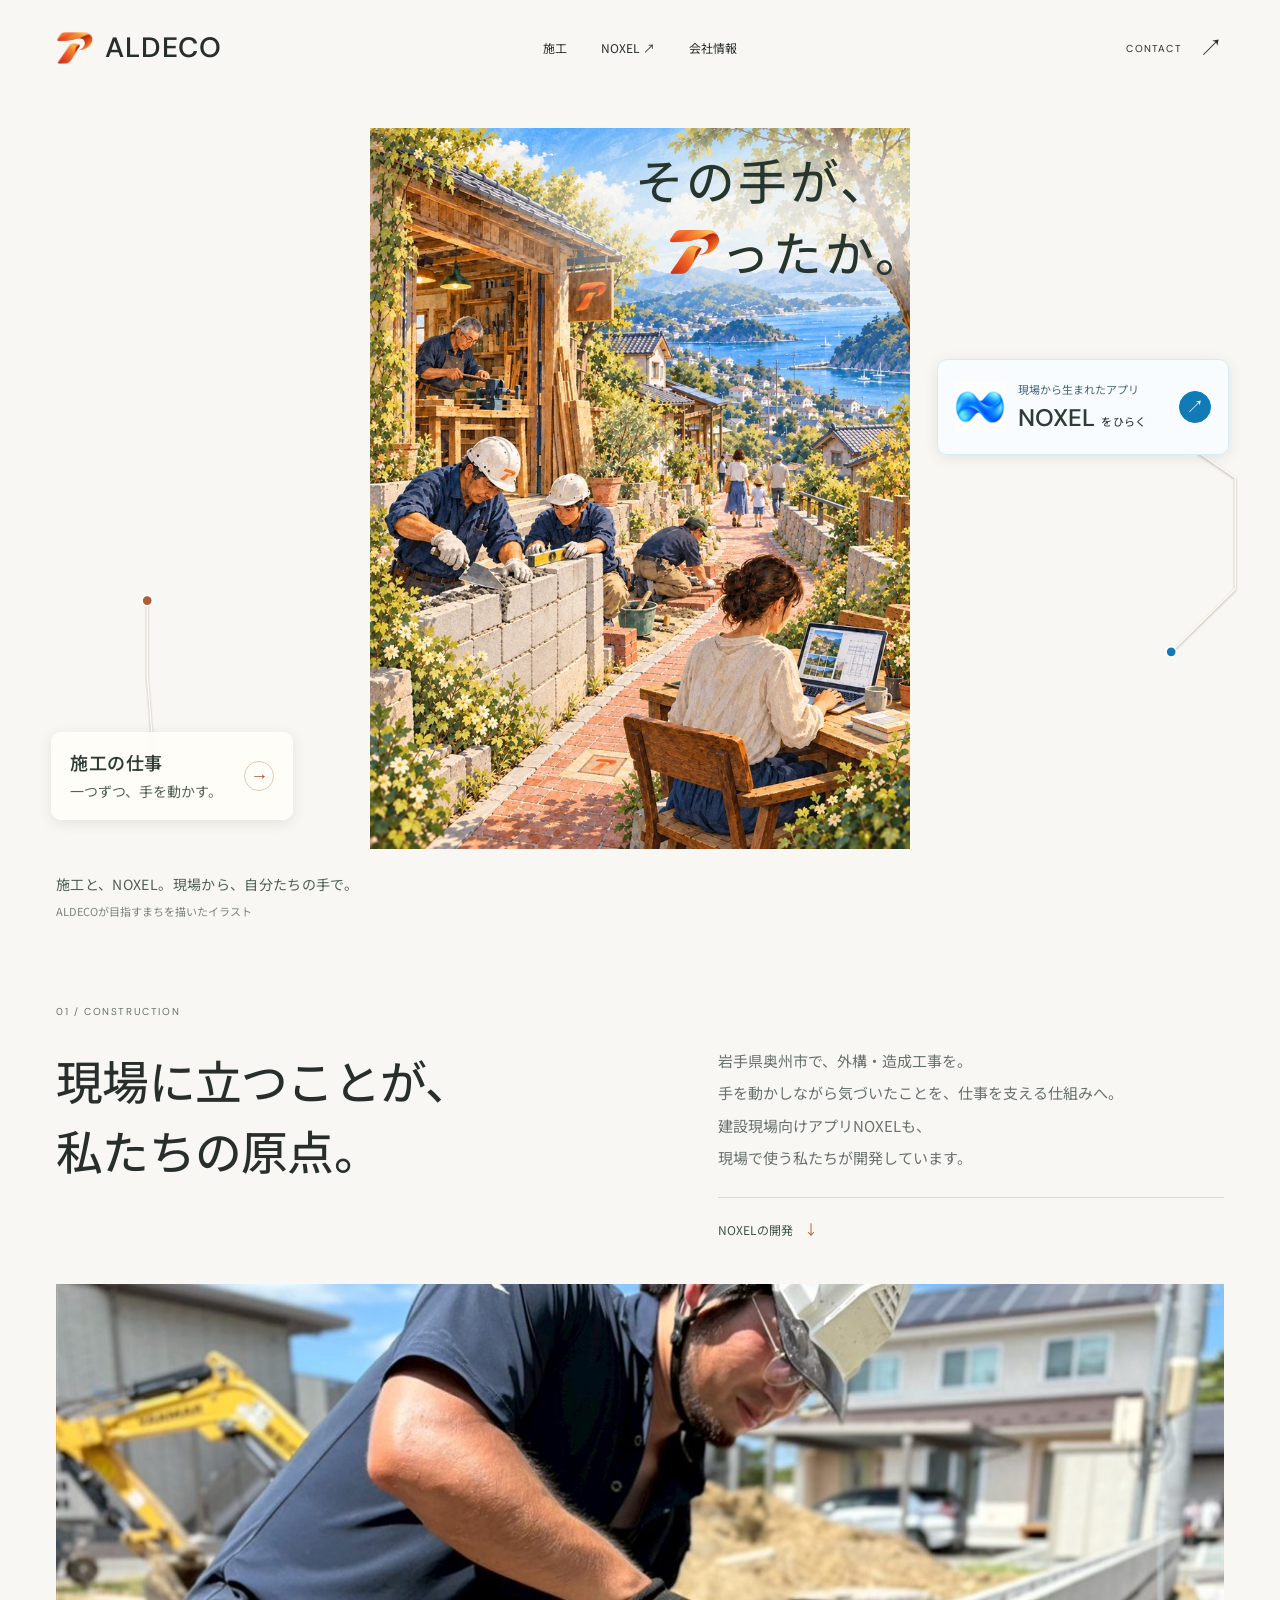
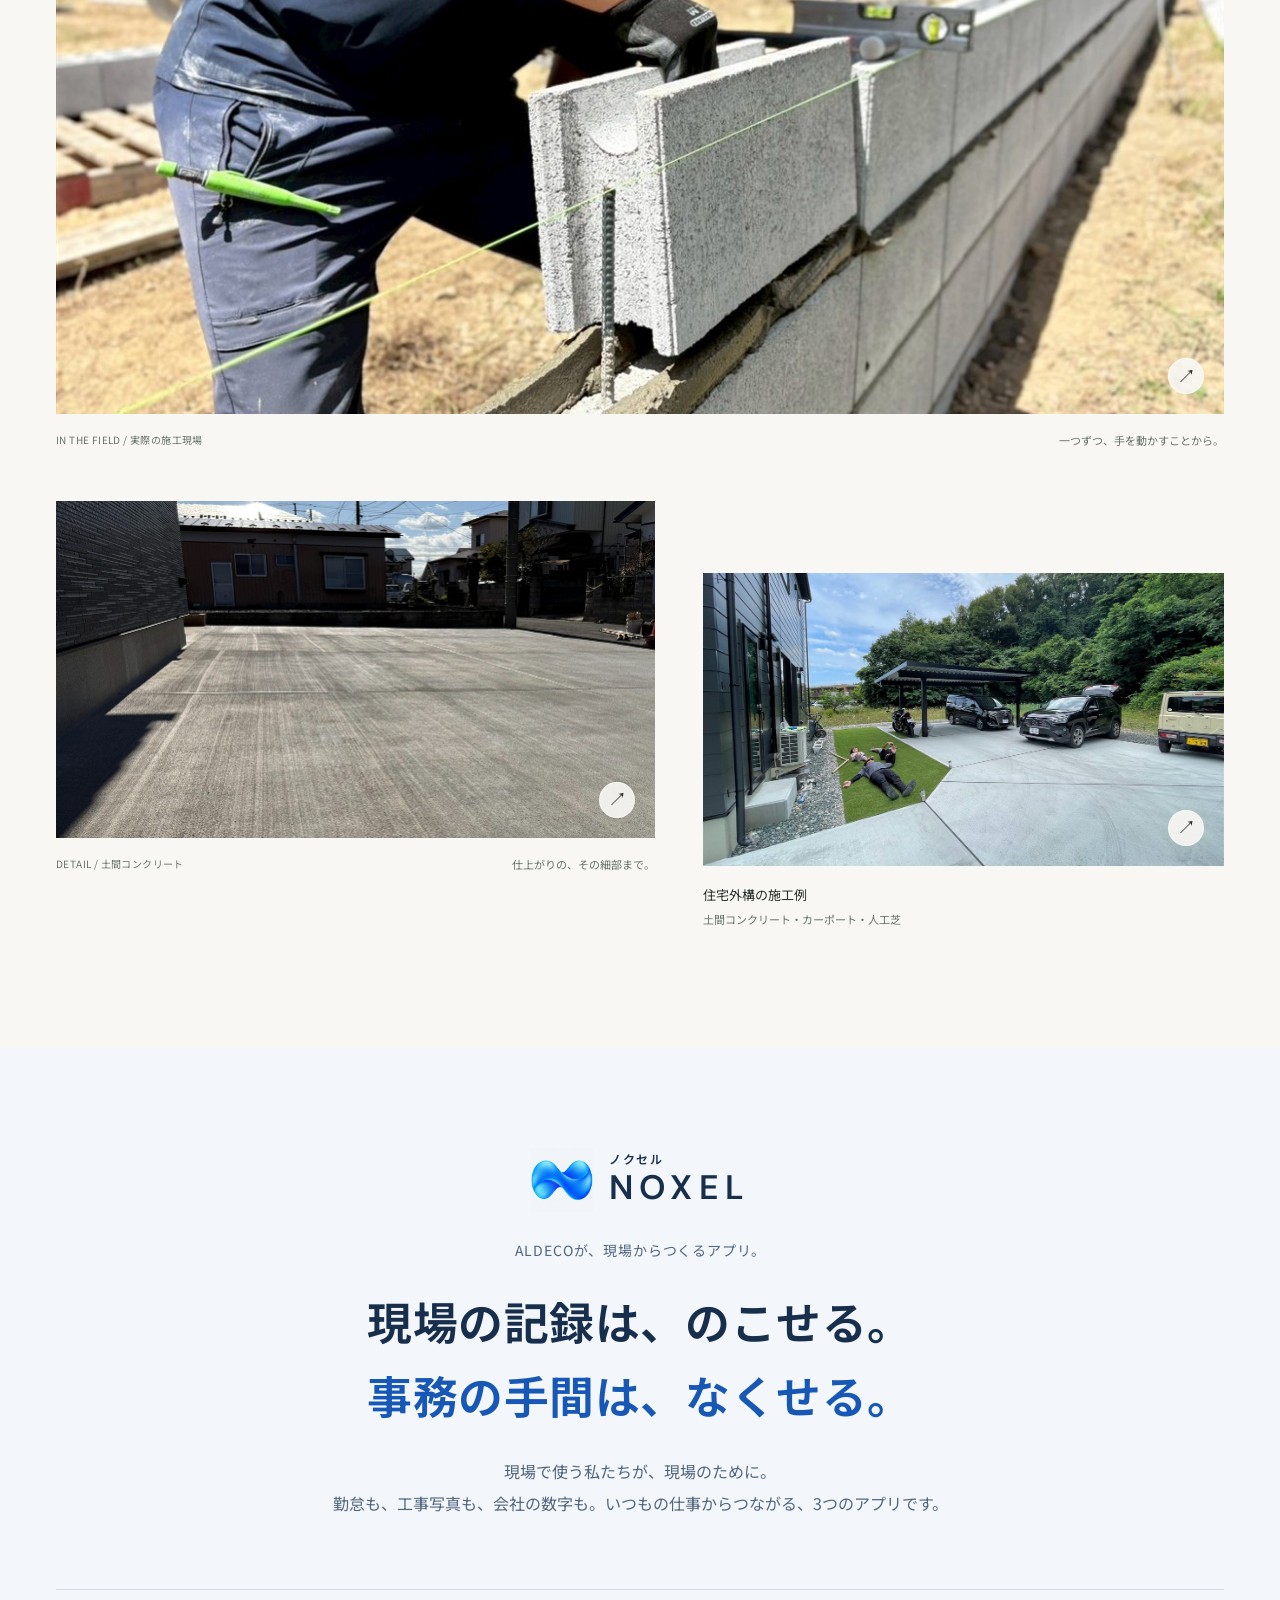
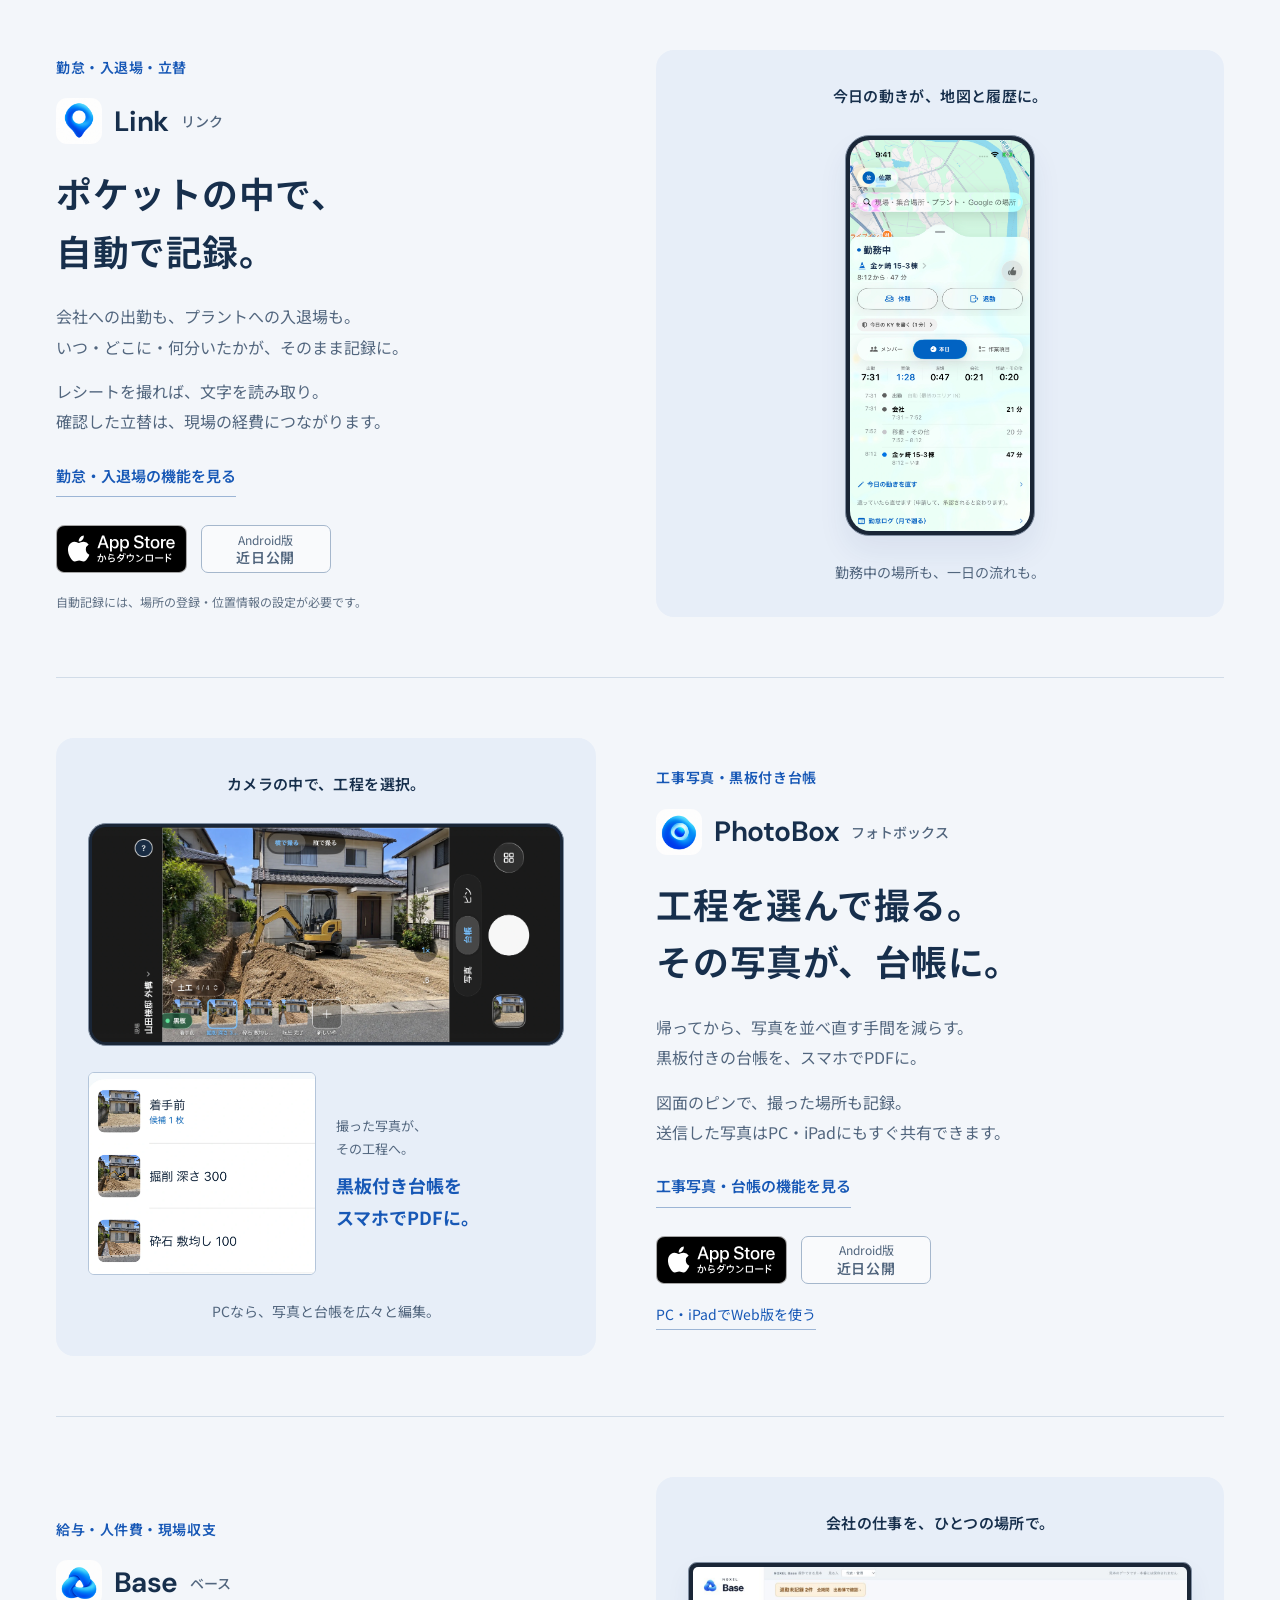
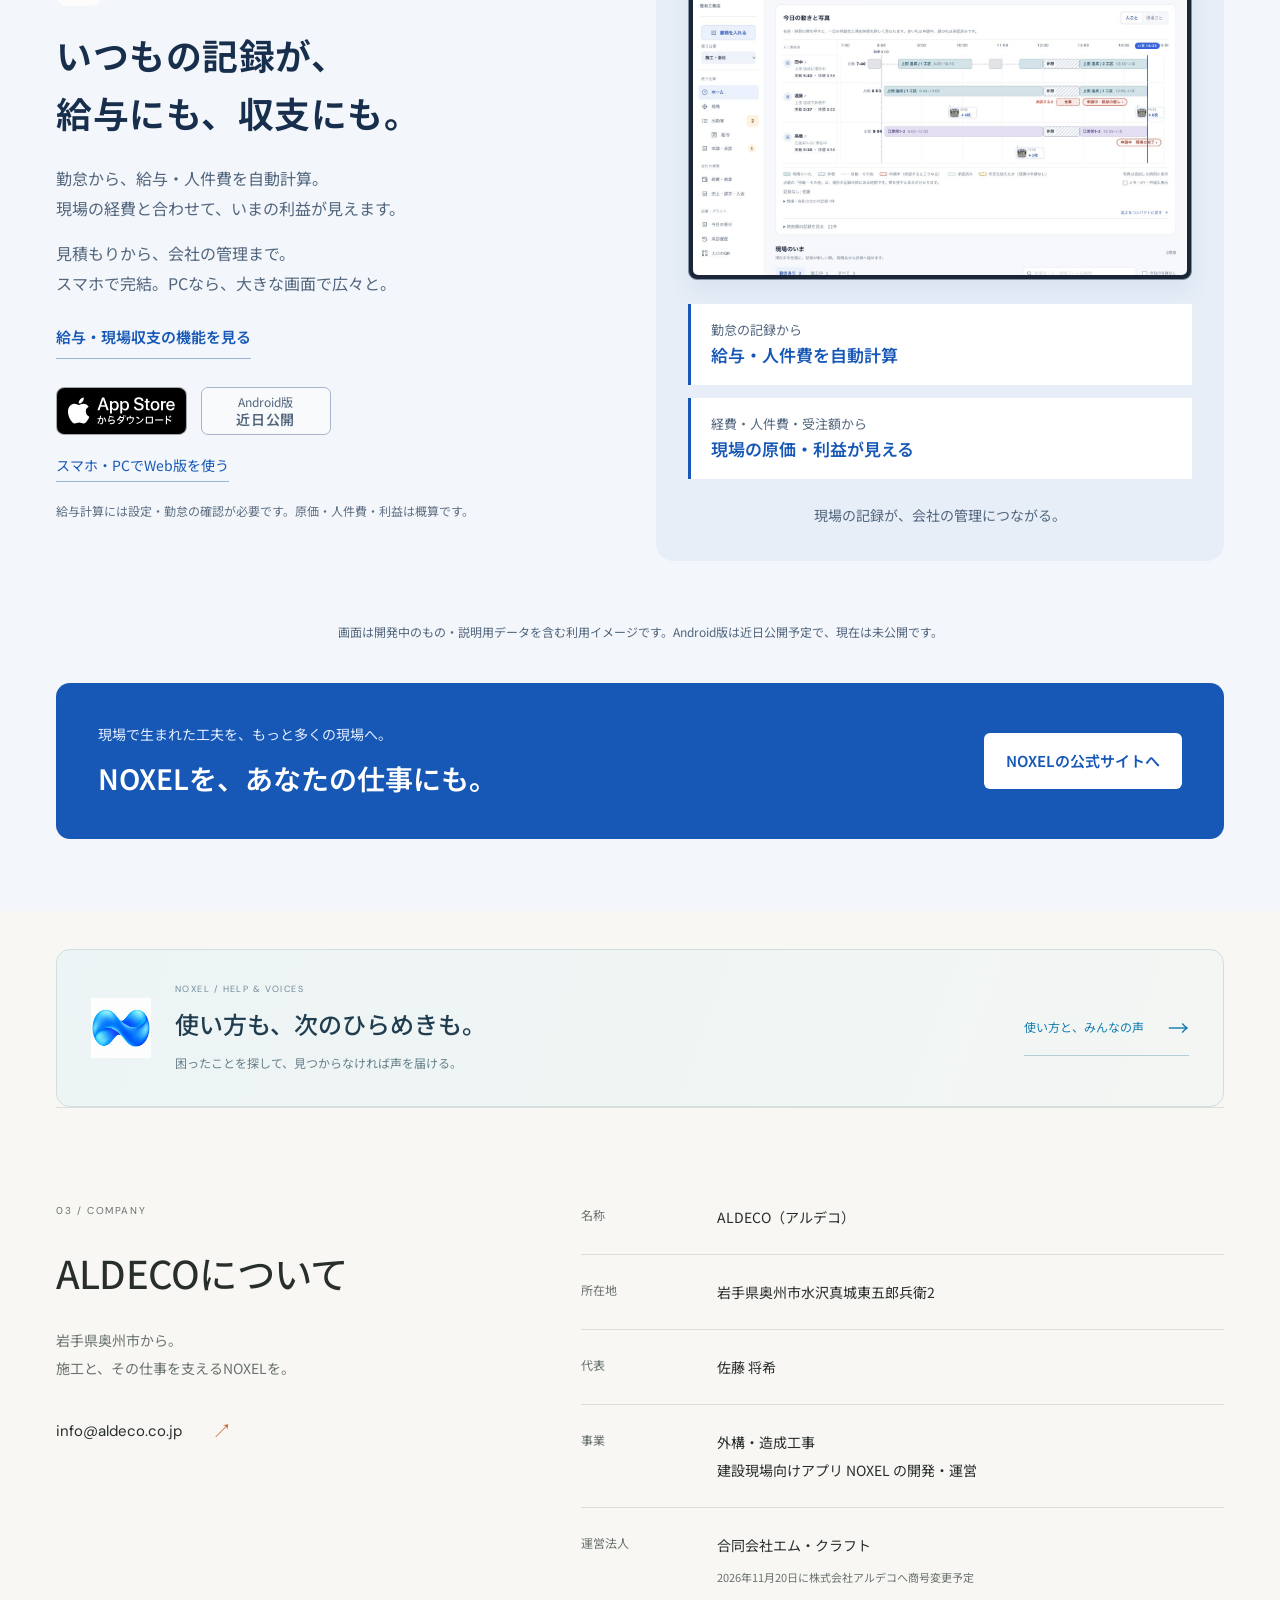
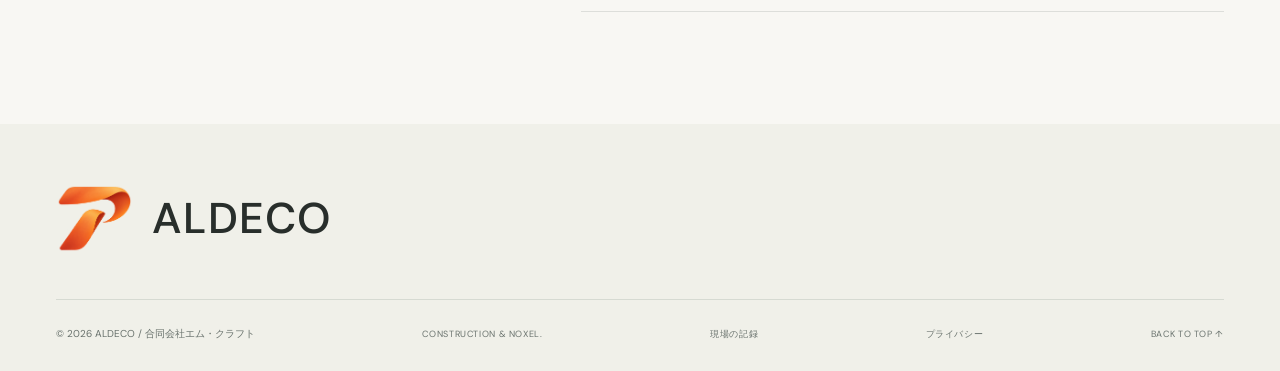
<file: index.html>
<!doctype html>
<html lang="ja"><head>
<meta charset="utf-8"><meta name="viewport" content="width=device-width,initial-scale=1">
<meta name="robots" content="index,follow">
<title>ALDECO｜その手が、アったか。施工とNOXEL。</title>
<meta name="description" content="岩手県奥州市のALDECO。外構・造成工事と、建設現場向けアプリNOXELの開発・運営。現場から、自分たちの手で。">
<link rel="icon" href="/brand-20261101/assets/favicon-transparent.png?v=20261101-1" type="image/png">
<link rel="stylesheet" href="/brand-20261101/assets/fonts/noto-sans-jp.css"><link rel="stylesheet" href="/brand-20261101/assets/fonts/dm-sans.css">
<link rel="stylesheet" href="/brand-20261101/workbench.css">
<link rel="stylesheet" href="/brand-20261101/workbench-sections.css">
<link rel="stylesheet" href="/brand-20261101/one-surface.css">
<link rel="stylesheet" href="/brand-20261101/field-illustration.css">
<link rel="stylesheet" href="/brand-20261101/town-immersive.css">
<link rel="stylesheet" href="/brand-20261101/town-navigation.css">
<link rel="stylesheet" href="/brand-20261101/town-editorial-study.css">
<link rel="stylesheet" href="/brand-20261101/help-entry.css">
<link rel="stylesheet" href="/brand-20261101/mobile.css?v=20261101-1">
<link rel="canonical" href="https://aldeco.co.jp/">
<meta name="theme-color" content="#f8f7f3">
<meta property="og:type" content="website"><meta property="og:locale" content="ja_JP">
<meta property="og:site_name" content="ALDECO"><meta property="og:url" content="https://aldeco.co.jp/">
<meta property="og:title" content="その手が、アったか。｜ALDECO">
<meta property="og:description" content="施工とNOXEL。岩手県奥州市の現場から、自分たちの手で。">
<meta property="og:image" content="https://aldeco.co.jp/brand-20261101/assets/hero-town-painted-v2.jpg">
<meta name="twitter:card" content="summary_large_image">
<script type="application/ld+json">{"@context": "https://schema.org", "@type": "Organization", "name": "ALDECO", "legalName": "合同会社エム・クラフト", "url": "https://aldeco.co.jp/", "logo": "https://aldeco.co.jp/brand-20261101/assets/aldeco-refine-a.png", "email": "info@aldeco.co.jp", "address": {"@type": "PostalAddress", "addressRegion": "岩手県", "addressLocality": "奥州市", "streetAddress": "水沢真城東五郎兵衛2", "addressCountry": "JP"}}</script>
<!-- ANALYTICS:START -->
<meta name="google-site-verification" content="G8R8m3gar3-l_zCH6oKk3zuVZLrA_u7wcCPGj2cS2X8">
<script async src="https://www.googletagmanager.com/gtag/js?id=G-1KLHYNGL5F"></script>
<script>
window.dataLayer=window.dataLayer||[];function gtag(){dataLayer.push(arguments)}
gtag('js',new Date());gtag('config','G-1KLHYNGL5F');
document.addEventListener('click',function(e){
  var a=e.target&&e.target.closest?e.target.closest('a'):null;if(!a)return;
  var h=a.getAttribute('href')||'',from=location.pathname;
  if(h.indexOf('/recruit/')===0||h.indexOf('#entry')===0)gtag('event','recruit_click',{link_url:h,from:from});
  if(h.indexOf('lin.ee')>-1||h.indexOf('line.me')>-1)gtag('event','line_click',{from:from});
  if(h.indexOf('tel:')===0)gtag('event','tel_click',{from:from});
  if(h.indexOf('mailto:')===0)gtag('event','mail_click',{from:from});
},{passive:true});
</script>
<!-- ANALYTICS:END -->
<link rel="stylesheet" href="/brand-20261101/town-painted.css?v=20261101-1">
<link rel="stylesheet" href="/brand-20261101/mobile-cover.css?v=20261102-3">
<link rel="stylesheet" href="/brand-20261121/noxel.css?v=1">
</head><body data-town-style="editorial" class="workbench-direction surface-direction field-illustration-direction town-immersive-direction town-painted-direction">
<a class="skip-link" href="#main">本文へ</a>
<header class="field-header wrap">
<a class="wordmark" href="#top" aria-label="ALDECO トップ"><img src="/brand-20261101/assets/aldeco-refine-a.png" width="48" height="43" alt=""><span>ALDECO</span></a>
<button class="mobile-menu-toggle" type="button" aria-controls="main-navigation" aria-expanded="false" aria-label="メニューを開く"><span class="mobile-menu-label">メニュー</span><span class="mobile-menu-icon" aria-hidden="true"></span></button>
<nav id="main-navigation" aria-label="メインメニュー"><a href="#work">施工</a><a href="https://noxel.pro/">NOXEL <span aria-hidden="true">↗</span></a><a href="#company">会社情報</a><a class="mobile-nav-contact" href="mailto:info@aldeco.co.jp">お問い合わせ <span aria-hidden="true">↗</span></a></nav>
<a class="header-mail" href="mailto:info@aldeco.co.jp">CONTACT <span aria-hidden="true">↗</span></a>
</header>
<main id="main">
<section class="one-surface-hero" id="top" aria-labelledby="hero-title">
 <div class="town-scene">
 <div class="surface-heading wrap">
  <div class="surface-copy">
   <h1 id="hero-title" aria-label="その手が、あったか。"><span aria-hidden="true">その手が、</span><span class="surface-answer" aria-hidden="true"><img src="/brand-20261101/assets/aldeco-refine-a.png" width="1294" height="1201" alt="">ったか。</span></h1>
  </div>
 </div>
 <div class="surface-stage wrap">
  <div class="surface-art">
   <picture class="surface-picture">
    <source media="(max-width: 760px)" type="image/webp" srcset="/brand-20261101/assets/hero-town-mobile-20261102-750.webp 750w, /brand-20261101/assets/hero-town-mobile-20261102.webp 1086w" sizes="100vw" width="1086" height="1448">
    <img class="surface-image" src="/brand-20261101/assets/hero-town-painted-v2.webp" srcset="/brand-20261101/assets/hero-town-painted-v2-900.webp 900w, /brand-20261101/assets/hero-town-painted-v2.webp 1671w" sizes="(max-width: 1920px) 100vw, 1920px" width="1671" height="941" fetchpriority="high" alt="ALDECOが目指すまちのイラスト。ブロックを積む職人、アプリを開発する人が一つの通りにつながる。看板とヘルメット、舗装にはオレンジのアのロゴ。">
   </picture>
  </div>
  <nav class="town-portals" aria-label="街から、私たちの仕事へ">
   <svg class="mobile-painted-leaders" viewBox="0 0 1000 1333.333" preserveAspectRatio="none" aria-hidden="true">
    <path d="M220 960 L240 813"/>
    <path d="M790 1230 L860 1040"/>
    <circle cx="240" cy="813" r="6"/>
    <circle class="mobile-noxel-pin" cx="860" cy="1040" r="6"/>
   </svg>
   <svg class="painted-leaders" viewBox="0 0 1000 562.799" preserveAspectRatio="none" aria-hidden="true">
    <path d="M120 490 L115 427 L115 369"/>
    <path d="M880 215 L965 273 L965 360 L915 409"/>
    <circle cx="115" cy="369" r="4"/>
    <circle class="painted-noxel-pin" cx="915" cy="409" r="4"/>
   </svg>
   <a class="town-portal town-portal--work" href="#work">
    <span class="town-portal__copy"><strong>施工の仕事</strong><small><span>一つずつ、</span><span>手を動かす。</span></small></span>
    <span class="town-portal__arrow" aria-hidden="true">→</span>
   </a>
   <a class="town-portal town-portal--noxel" href="https://noxel.pro/" aria-label="NOXELをひらく">
    <img src="/brand-20261101/assets/noxel-soft-satin.webp" width="64" height="64" alt="">
    <span class="town-portal__copy"><small>現場から生まれたアプリ</small><strong>NOXEL<span>をひらく</span></strong></span>
    <span class="town-portal__arrow" aria-hidden="true">↗</span>
   </a>
  </nav>
 </div>
 </div>
 <div class="surface-caption wrap"><div><p><span>施工と、NOXEL。</span><span>現場から、自分たちの手で。</span></p><small>ALDECOが目指すまちを描いたイラスト</small></div></div>
</section>

<span id="business"></span><span id="works"></span><section class="construction wrap" id="work" aria-labelledby="work-title">
<div class="section-head"><p class="eyebrow">01 / CONSTRUCTION</p><h2 id="work-title">現場に立つことが、<br>私たちの原点。</h2><div><p>岩手県奥州市で、外構・造成工事を。<br>手を動かしながら気づいたことを、仕事を支える仕組みへ。<br>建設現場向けアプリNOXELも、<br>現場で使う私たちが開発しています。</p><div class="surface-practices"><a href="#noxel">NOXELの開発 <span aria-hidden="true">↓</span></a></div></div></div>

<figure class="field-evidence surface-evidence"><button class="photo-button" data-photo="/brand-20261101/assets/genba-block.jpg" data-caption="ALDECOの実際の施工現場 — ブロック積み" aria-label="実際の施工写真を大きく見る"><img src="/brand-20261101/assets/genba-block.jpg" width="1200" height="750" loading="lazy" alt="ALDECO代表が、水糸と水平器を確認しながらブロックを据える実際の工事の様子"><span class="photo-expand" aria-hidden="true">↗</span></button><figcaption><span>IN THE FIELD / 実際の施工現場</span><span>一つずつ、手を動かすことから。</span></figcaption></figure>
<div class="construction-photos"><figure class="detail-photo"><button class="photo-button" data-photo="/brand-20261101/assets/genba-doma.jpg" data-caption="土間コンクリート — 刷毛引きと目地の仕上がり" aria-label="土間コンクリートの写真を大きく見る"><img src="/brand-20261101/assets/genba-doma.jpg" width="1200" height="675" loading="lazy" alt="刷毛引きの質感と直線の目地が整った、土間コンクリートの仕上がり"><span class="photo-expand" aria-hidden="true">↗</span></button><figcaption><span>DETAIL / 土間コンクリート</span><span>仕上がりの、その細部まで。</span></figcaption></figure>
<figure class="residential-photo"><button class="photo-button" data-photo="/brand-20261101/assets/genba-relax.jpg" data-caption="住宅外構の施工例 — 土間コンクリート・カーポート・人工芝" aria-label="住宅外構の施工写真を大きく見る"><img src="/brand-20261101/assets/genba-relax.jpg" width="1200" height="675" loading="lazy" alt="土間コンクリート、カーポート、人工芝を施工した住宅の外構"><span class="photo-expand" aria-hidden="true">↗</span></button><figcaption><span>住宅外構の施工例</span><p>土間コンクリート・カーポート・人工芝</p></figcaption></figure></div>
</section>
<div id="tools" aria-hidden="true"></div>
<section class="nx-showcase" id="noxel" aria-labelledby="noxel-title">
 <div class="wrap">
  <header class="nx-intro">
   <div class="nx-wordmark"><img src="/brand-20261121/assets/noxel-symbol-satin.webp" width="64" height="64" loading="lazy" alt=""><span><small>ノクセル</small><strong>NOXEL</strong></span></div>
   <p class="nx-origin">ALDECOが、現場からつくるアプリ。</p>
   <h2 id="noxel-title">現場の記録は、のこせる。<br><em>事務の手間は、なくせる。</em></h2>
   <p class="nx-lead">現場で使う私たちが、現場のために。<br>勤怠も、工事写真も、会社の数字も。<br class="nx-mobile-break">いつもの仕事からつながる、3つのアプリです。</p>
  </header>

  <article class="nx-product nx-link" aria-labelledby="nx-link-title">
   <div class="nx-copy">
    <p class="nx-category">勤怠・入退場・立替</p>
    <div class="nx-app"><img src="/brand-20261121/assets/link-icon.png" width="48" height="48" loading="lazy" alt=""><strong>Link</strong><span>リンク</span></div>
    <h3 id="nx-link-title">ポケットの中で、<br>自動で記録。</h3>
    <p>会社への出勤も、プラントへの入退場も。<br>いつ・どこに・何分いたかが、そのまま記録に。</p>
    <p>レシートを撮れば、文字を読み取り。<br>確認した立替は、現場の経費につながります。</p>
    <a class="nx-detail" href="https://noxel.pro/#link">勤怠・入退場の機能を見る</a>
    <div class="nx-platforms"><a class="nx-store" href="https://apps.apple.com/jp/app/noxel-link/id6816622994" aria-label="LinkをApp Storeでダウンロード"><img src="/brand-20261121/assets/app-store-badge-ja.svg" alt="App Storeでダウンロード" width="109" height="40" loading="lazy"></a><span class="nx-android"><small>Android版</small><strong>近日公開</strong></span></div>
    <p class="nx-note">自動記録には、場所の登録・位置情報の設定が必要です。</p>
   </div>
   <figure class="nx-visual nx-link-visual">
    <p class="nx-visual-heading">今日の動きが、地図と履歴に。</p>
    <div class="nx-phone"><img src="/brand-20261121/assets/link-latest-build51.webp" width="1206" height="2622" loading="lazy" alt="Linkの勤務中画面。地図と、会社・移動・現場での今日の履歴が一緒に見える"></div>
    <figcaption>勤務中の場所も、一日の流れも。</figcaption>
   </figure>
  </article>

  <article class="nx-product nx-photo" aria-labelledby="nx-photo-title">
   <div class="nx-copy">
    <p class="nx-category">工事写真・黒板付き台帳</p>
    <div class="nx-app"><img src="/brand-20261121/assets/photobox-icon.png" width="48" height="48" loading="lazy" alt=""><strong>PhotoBox</strong><span>フォトボックス</span></div>
    <h3 id="nx-photo-title">工程を選んで撮る。<br>その写真が、台帳に。</h3>
    <p>帰ってから、写真を並べ直す手間を減らす。<br>黒板付きの台帳を、スマホでPDFに。</p>
    <p id="drawing">図面のピンで、撮った場所も記録。<br>送信した写真はPC・iPadにもすぐ共有できます。</p>
    <a class="nx-detail" href="https://noxel.pro/#photobox">工事写真・台帳の機能を見る</a>
    <div class="nx-platforms"><a class="nx-store" href="https://apps.apple.com/jp/app/noxel-photobox/id6815688726" aria-label="PhotoBoxをApp Storeでダウンロード"><img src="/brand-20261121/assets/app-store-badge-ja.svg" alt="App Storeでダウンロード" width="109" height="40" loading="lazy"></a><span class="nx-android"><small>Android版</small><strong>近日公開</strong></span></div>
    <a class="nx-web" href="https://photobox.noxel.pro/">PC・iPadでWeb版を使う</a>
   </div>
   <figure class="nx-visual nx-photo-visual">
    <p class="nx-visual-heading">カメラの中で、工程を選択。</p>
    <div class="nx-camera"><div class="nx-landscape"><img src="/brand-20261121/assets/hero-photobox-landscape-build21.webp" width="1206" height="2622" loading="lazy" alt="PhotoBoxの横向きカメラ。工程の写真を見ながら選び、黒板と一緒に撮影する画面"></div></div>
    <div class="nx-photo-result"><div class="nx-ledger"><img src="/brand-20261121/assets/photobox-ledger-real-v14.webp" width="1206" height="2622" loading="lazy" alt="撮った写真が工程ごとに入ったPhotoBoxの写真台帳"></div><p>撮った写真が、<br>その工程へ。<strong>黒板付き台帳を<br>スマホでPDFに。</strong></p></div>
    <figcaption>PCなら、写真と台帳を広々と編集。</figcaption>
   </figure>
  </article>

  <article class="nx-product nx-base" aria-labelledby="nx-base-title">
   <div class="nx-copy">
    <p class="nx-category">給与・人件費・現場収支</p>
    <div class="nx-app"><img src="/brand-20261121/assets/base-icon.png" width="48" height="48" loading="lazy" alt=""><strong>Base</strong><span>ベース</span></div>
    <h3 id="nx-base-title">いつもの記録が、<br>給与にも、収支にも。</h3>
    <p>勤怠から、給与・人件費を自動計算。<br>現場の経費と合わせて、いまの利益が見えます。</p>
    <p>見積もりから、会社の管理まで。<br>スマホで完結。PCなら、大きな画面で広々と。</p>
    <a class="nx-detail" href="https://noxel.pro/#base">給与・現場収支の機能を見る</a>
    <div class="nx-platforms"><a class="nx-store" href="https://apps.apple.com/jp/app/noxel-base/id6816753755" aria-label="BaseをApp Storeでダウンロード"><img src="/brand-20261121/assets/app-store-badge-ja.svg" alt="App Storeでダウンロード" width="109" height="40" loading="lazy"></a><span class="nx-android"><small>Android版</small><strong>近日公開</strong></span></div>
    <a class="nx-web" href="https://base.noxel.pro/">スマホ・PCでWeb版を使う</a>
    <p class="nx-note">給与計算には設定・勤怠の確認が必要です。原価・人件費・利益は概算です。</p>
   </div>
   <figure class="nx-visual nx-base-visual">
    <p class="nx-visual-heading">会社の仕事を、ひとつの場所で。</p>
    <div class="nx-monitor"><img src="/brand-20261121/assets/hero-base-desktop.jpg" width="1440" height="900" loading="lazy" alt="BaseのPC画面。現場の情報やメンバーの勤務をまとめて管理"></div>
    <div class="nx-calculations"><p><span>勤怠の記録から</span><strong>給与・人件費を自動計算</strong></p><p><span>経費・人件費・受注額から</span><strong>現場の原価・利益が見える</strong></p></div>
    <figcaption>現場の記録が、会社の管理につながる。</figcaption>
   </figure>
  </article>
  <p class="nx-screen-note">画面は開発中のもの・説明用データを含む利用イメージです。Android版は近日公開予定で、現在は未公開です。</p>
  <div class="nx-more"><div><p>現場で生まれた工夫を、もっと多くの現場へ。</p><h3>NOXELを、あなたの仕事にも。</h3></div><a href="https://noxel.pro/">NOXELの公式サイトへ</a></div>
 </div>
</section>


<span id="mission"></span><section class="help-entry wrap" aria-labelledby="help-entry-title"><img src="/brand-20261101/assets/noxel-soft-satin.webp" width="60" height="60" loading="lazy" alt=""><div class="help-entry-copy"><p class="eyebrow">NOXEL / HELP & VOICES</p><h3 id="help-entry-title">使い方も、次のひらめきも。</h3><p>困ったことを探して、見つからなければ声を届ける。</p></div><a href="https://noxel.pro/help/">使い方と、みんなの声 <span aria-hidden="true">→</span></a></section>
<section class="company wrap" id="company" aria-labelledby="company-title"><div class="company-heading"><p class="eyebrow">03 / COMPANY</p><h2 id="company-title">ALDECOについて</h2><p>岩手県奥州市から。<br>施工と、その仕事を支えるNOXELを。</p><a id="contact" class="contact-link" href="mailto:info@aldeco.co.jp">info@aldeco.co.jp <span aria-hidden="true">↗</span></a></div><dl class="facts"><div><dt>名称</dt><dd>ALDECO（アルデコ）</dd></div><div><dt>所在地</dt><dd>岩手県奥州市水沢真城東五郎兵衛2</dd></div><div><dt>代表</dt><dd>佐藤 将希</dd></div><div><dt>事業</dt><dd>外構・造成工事<br>建設現場向けアプリ NOXEL の開発・運営</dd></div><div><dt>運営法人</dt><dd>合同会社エム・クラフト<small>2026年11月20日に株式会社アルデコへ商号変更予定</small></dd></div></dl></section>
</main>
<footer class="footer"><div class="wrap"><div class="footer-signature"><img src="/brand-20261101/assets/aldeco-refine-a.png" width="180" height="162" alt="アルデコの「ア」のシンボル"><span>ALDECO</span></div><div class="footer-bottom"><small>© 2026 ALDECO / 合同会社エム・クラフト</small><span>CONSTRUCTION & NOXEL.</span><a href="/blog/">現場の記録</a><a href="/privacy/">プライバシー</a><a href="#top">BACK TO TOP ↑</a></div></div></footer>
<dialog id="photo-dialog" aria-labelledby="dialog-caption"><button class="dialog-close" aria-label="写真を閉じる">閉じる ×</button><img alt=""><p id="dialog-caption"></p></dialog>

<script src="/brand-20261101/app.js?v=20261101-2"></script></body></html>
</file>
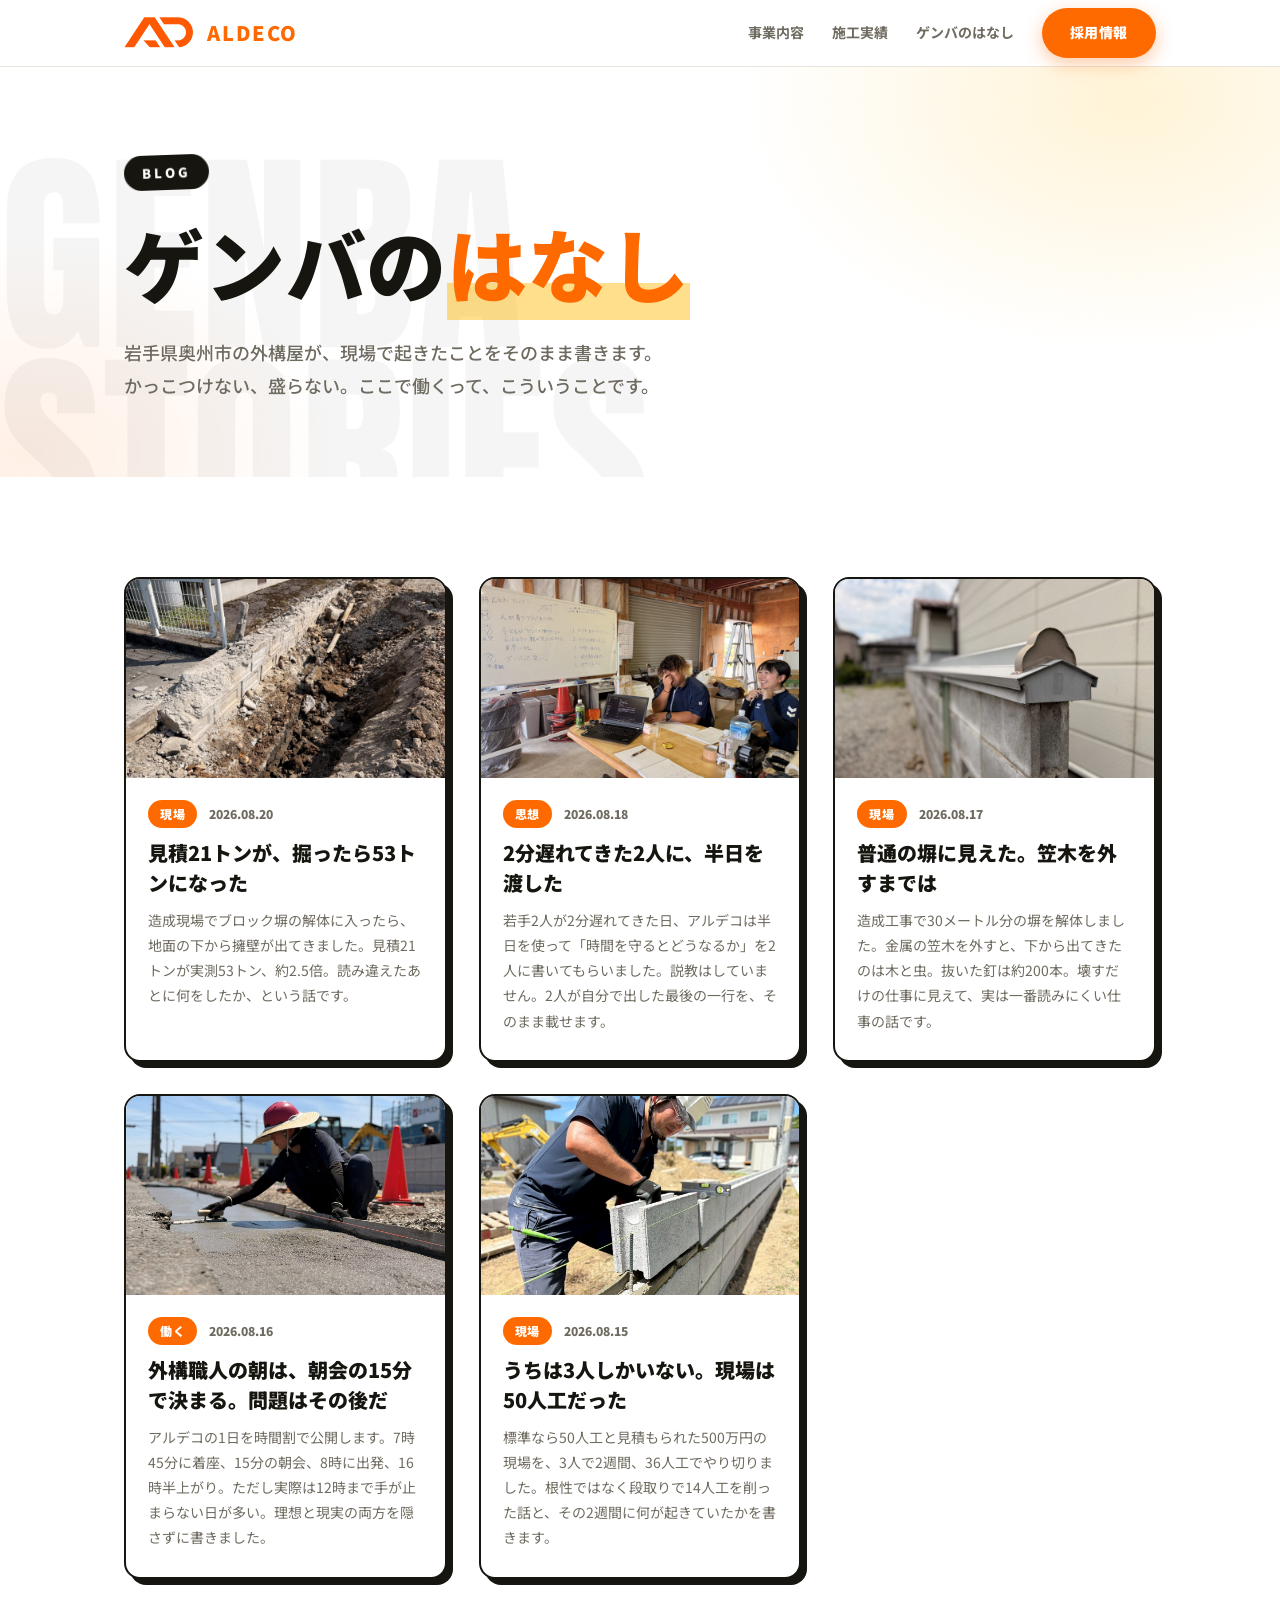
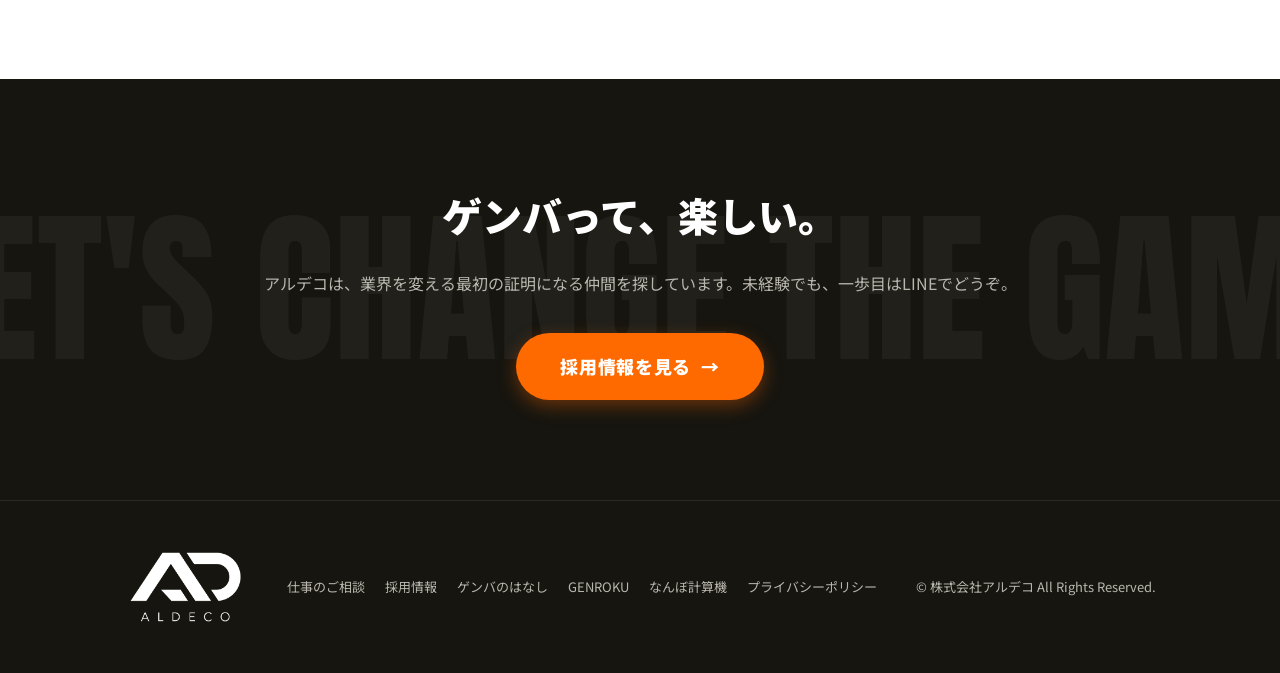
<file: blog/index.html>
<!DOCTYPE html>
<html lang="ja">
<head>
<meta charset="UTF-8">
<meta name="viewport" content="width=device-width, initial-scale=1.0">
<title>ゲンバのはなし｜株式会社アルデコ（ALDECO）</title>
<meta name="description" content="岩手県奥州市の外構・造成会社アルデコのブログ。現場のリアル、道具の話、未経験から育つ仕組みまで、代表が自分で書いています。">
<link rel="canonical" href="https://aldeco.co.jp/blog/">
<meta property="og:type" content="website">
<meta property="og:site_name" content="株式会社アルデコ（ALDECO）">
<meta property="og:title" content="ゲンバのはなし｜株式会社アルデコ（ALDECO）">
<meta property="og:description" content="岩手県奥州市の外構・造成会社アルデコのブログ。現場のリアル、道具の話、未経験から育つ仕組みまで、代表が自分で書いています。">
<meta property="og:url" content="https://aldeco.co.jp/blog/">
<meta property="og:image" content="https://aldeco.co.jp/img/ogp.png">
<meta name="twitter:card" content="summary_large_image">
<link rel="icon" type="image/png" href="/brand-20261101/assets/favicon-transparent.png?v=20261101-1">
<link rel="alternate" type="application/rss+xml" title="アルデコのゲンバのはなし" href="/blog/feed.xml">
<link rel="preconnect" href="https://fonts.googleapis.com">
<link rel="preconnect" href="https://fonts.gstatic.com" crossorigin>
<link href="https://fonts.googleapis.com/css2?family=Anton&family=Noto+Sans+JP:wght@400;500;700;900&display=swap" rel="stylesheet">
<link rel="stylesheet" href="/style.css">
<link rel="stylesheet" href="/blog.css">
<script type="application/ld+json">{"@context":"https://schema.org","@graph":[{"@type":"Organization","@id":"https://aldeco.co.jp/#organization","name":"株式会社アルデコ","alternateName":["ALDECO","合同会社エム・クラフト","エムクラフト","ニワクラフト"],"sameAs":["https://niwa.mcraft.design/","https://genroku.app","https://nambo.app"],"url":"https://aldeco.co.jp/","logo":"https://aldeco.co.jp/img/logo-black.png","telephone":"080-4402-3343","email":"info@aldeco.co.jp","address":{"@type":"PostalAddress","addressCountry":"JP","addressRegion":"岩手県","addressLocality":"奥州市","streetAddress":"水沢真城東五郎兵衛2"},"areaServed":"岩手県","knowsAbout":["外構工事","ブロック積み","宅地造成","土間コンクリート"]},{"@type":"Blog","@id":"https://aldeco.co.jp/blog/#blog","name":"アルデコのゲンバのはなし","description":"アルデコに出会う人を、増やし続ける。","url":"https://aldeco.co.jp/blog/","inLanguage":"ja","publisher":{"@id":"https://aldeco.co.jp/#organization"},"blogPost":[{"@type":"BlogPosting","headline":"見積21トンが、掘ったら53トンになった","url":"https://aldeco.co.jp/blog/chichu-youheki/","datePublished":"2026-08-20"},{"@type":"BlogPosting","headline":"2分遅れてきた2人に、半日を渡した","url":"https://aldeco.co.jp/blog/2funnochikoku/","datePublished":"2026-08-18"},{"@type":"BlogPosting","headline":"普通の塀に見えた。笠木を外すまでは","url":"https://aldeco.co.jp/blog/kasagi-kaitai/","datePublished":"2026-08-17"},{"@type":"BlogPosting","headline":"外構職人の朝は、朝会の15分で決まる。問題はその後だ","url":"https://aldeco.co.jp/blog/genba-1nichi/","datePublished":"2026-08-16"},{"@type":"BlogPosting","headline":"うちは3人しかいない。現場は50人工だった","url":"https://aldeco.co.jp/blog/kanegasaki-50ninku/","datePublished":"2026-08-15"}]}]}</script>
<meta name="google-site-verification" content="G8R8m3gar3-l_zCH6oKk3zuVZLrA_u7wcCPGj2cS2X8">
<script async src="https://www.googletagmanager.com/gtag/js?id=G-1KLHYNGL5F"></script>
<script>
window.dataLayer=window.dataLayer||[];function gtag(){dataLayer.push(arguments)}
gtag('js',new Date());gtag('config','G-1KLHYNGL5F');
document.addEventListener('click',function(e){
  var a=e.target&&e.target.closest?e.target.closest('a'):null;if(!a)return;
  var h=a.getAttribute('href')||'',from=location.pathname;
  if(h.indexOf('/recruit/')===0||h.indexOf('#entry')===0)gtag('event','recruit_click',{link_url:h,from:from});
  if(h.indexOf('lin.ee')>-1||h.indexOf('line.me')>-1)gtag('event','line_click',{from:from});
  if(h.indexOf('tel:')===0)gtag('event','tel_click',{from:from});
  if(h.indexOf('mailto:')===0)gtag('event','mail_click',{from:from});
},{passive:true});
</script>
</head>
<body class="is-blog">

<header>
  <div class="container nav">
    <a href="/" class="logo"><img src="/img/mark-allorange.png" alt="ALDECO ロゴ"><span>ALDECO</span></a>
    <nav class="nav-links">
      <a href="/#business" class="hide-sp">事業内容</a>
      <a href="/#works" class="hide-sp">施工実績</a>
      <a href="/blog/">ゲンバのはなし</a>
      <a href="/recruit/" class="btn">採用情報</a>
    </nav>
  </div>
</header>

<div class="blog-hero">
  <div class="watermark">GENBA<br>STORIES</div>
  <div class="container">
    <span class="eyebrow">BLOG</span>
    <h1>ゲンバの<span class="em">はなし</span></h1>
    <p class="sub">
      岩手県奥州市の外構屋が、現場で起きたことをそのまま書きます。<br>
      かっこつけない、盛らない。ここで働くって、こういうことです。
    </p>
  </div>
</div>

<section>
  <div class="container">
    <ul class="post-grid">
<li class="post-card"><a href="/blog/chichu-youheki/">
        <div class="pc-thumb"><img src="/img/blog/chichu-youheki-1.jpg" alt="掘削で露出した間知ブロック積みの擁壁" loading="lazy"></div>
        <div class="pc-body">
          <p class="pc-meta"><span class="pc-cat">現場</span><time datetime="2026-08-20">2026.08.20</time></p>
          <h2 class="pc-title">見積21トンが、掘ったら53トンになった</h2>
          <p class="pc-desc">造成現場でブロック塀の解体に入ったら、地面の下から擁壁が出てきました。見積21トンが実測53トン、約2.5倍。読み違えたあとに何をしたか、という話です。</p>
        </div>
      </a></li>
<li class="post-card"><a href="/blog/2funnochikoku/">
        <div class="pc-thumb"><img src="/img/blog/2funnochikoku-1.jpg" alt="事務所のホワイトボードの前で話すアルデコのメンバー" loading="lazy"></div>
        <div class="pc-body">
          <p class="pc-meta"><span class="pc-cat">思想</span><time datetime="2026-08-18">2026.08.18</time></p>
          <h2 class="pc-title">2分遅れてきた2人に、半日を渡した</h2>
          <p class="pc-desc">若手2人が2分遅れてきた日、アルデコは半日を使って「時間を守るとどうなるか」を2人に書いてもらいました。説教はしていません。2人が自分で出した最後の一行を、そのまま載せます。</p>
        </div>
      </a></li>
<li class="post-card"><a href="/blog/kasagi-kaitai/">
        <div class="pc-thumb"><img src="/img/blog/kasagi-kaitai-2.jpg" alt="解体前のブロック塀。上に金属の笠木が載っている" loading="lazy"></div>
        <div class="pc-body">
          <p class="pc-meta"><span class="pc-cat">現場</span><time datetime="2026-08-17">2026.08.17</time></p>
          <h2 class="pc-title">普通の塀に見えた。笠木を外すまでは</h2>
          <p class="pc-desc">造成工事で30メートル分の塀を解体しました。金属の笠木を外すと、下から出てきたのは木と虫。抜いた釘は約200本。壊すだけの仕事に見えて、実は一番読みにくい仕事の話です。</p>
        </div>
      </a></li>
<li class="post-card"><a href="/blog/genba-1nichi/">
        <div class="pc-thumb"><img src="/img/ikusei.jpg" alt="現場で施工作業をするアルデコのメンバー" loading="lazy"></div>
        <div class="pc-body">
          <p class="pc-meta"><span class="pc-cat">働く</span><time datetime="2026-08-16">2026.08.16</time></p>
          <h2 class="pc-title">外構職人の朝は、朝会の15分で決まる。問題はその後だ</h2>
          <p class="pc-desc">アルデコの1日を時間割で公開します。7時45分に着座、15分の朝会、8時に出発、16時半上がり。ただし実際は12時まで手が止まらない日が多い。理想と現実の両方を隠さずに書きました。</p>
        </div>
      </a></li>
<li class="post-card"><a href="/blog/kanegasaki-50ninku/">
        <div class="pc-thumb"><img src="/img/genba-block.jpg" alt="分譲地でブロックを積むアルデコの職人" loading="lazy"></div>
        <div class="pc-body">
          <p class="pc-meta"><span class="pc-cat">現場</span><time datetime="2026-08-15">2026.08.15</time></p>
          <h2 class="pc-title">うちは3人しかいない。現場は50人工だった</h2>
          <p class="pc-desc">標準なら50人工と見積もられた500万円の現場を、3人で2週間、36人工でやり切りました。根性ではなく段取りで14人工を削った話と、その2週間に何が起きていたかを書きます。</p>
        </div>
      </a></li>
    </ul>
  </div>
</section>

<div class="cta-band">
  <div class="container">
    <h2>ゲンバって、楽しい。</h2>
    <p>アルデコは、業界を変える最初の証明になる仲間を探しています。未経験でも、一歩目はLINEでどうぞ。</p>
    <a href="/recruit/" class="btn big">採用情報を見る</a>
  </div>
</div>

<footer>
  <div class="container foot">
    <img src="/img/logo-allwhite.png" alt="株式会社アルデコ" class="logo-img">
    <nav class="foot-nav">
      <a href="/#contact">仕事のご相談</a>
      <a href="/recruit/">採用情報</a>
      <a href="/blog/">ゲンバのはなし</a>
      <a href="https://genroku.app" target="_blank" rel="noopener">GENROKU</a>
      <a href="https://nambo.app" target="_blank" rel="noopener">なんぼ計算機</a>
      <a href="/privacy/">プライバシーポリシー</a>
    </nav>
    <span>© 株式会社アルデコ All Rights Reserved.</span>
  </div>
</footer>
</body>
</html>
</file>
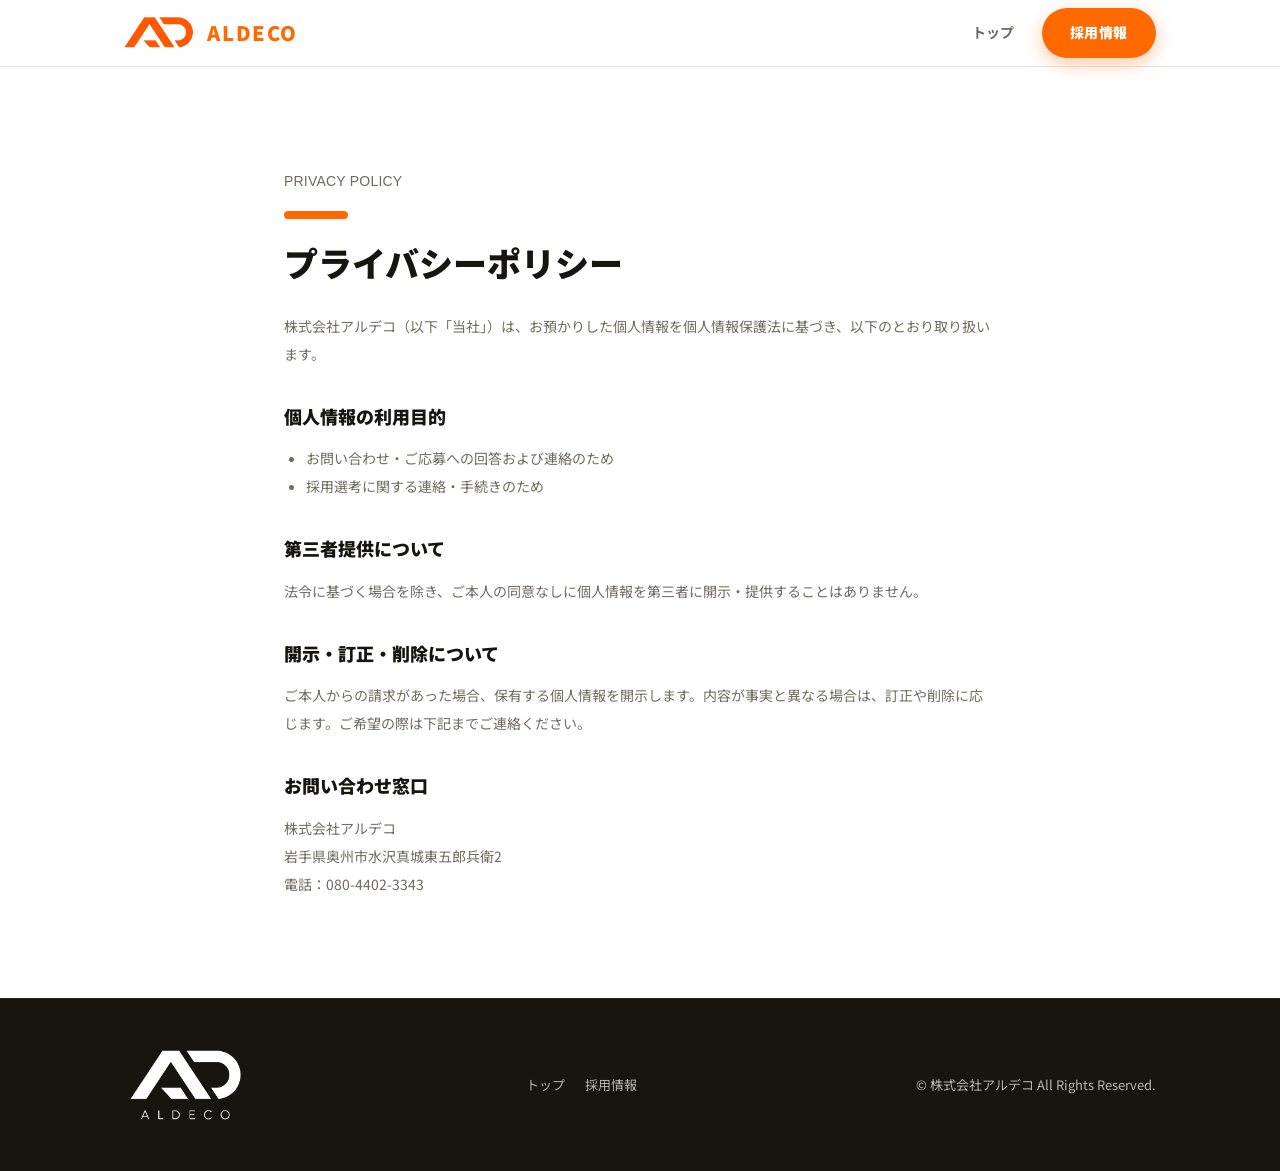
<file: privacy/index.html>
<!DOCTYPE html>
<html lang="ja">
<head>
<meta charset="UTF-8">
<meta name="viewport" content="width=device-width, initial-scale=1.0">
<title>プライバシーポリシー｜株式会社アルデコ（ALDECO）</title>
<meta name="robots" content="noindex">
<link rel="icon" type="image/png" href="/brand-20261101/assets/favicon-transparent.png?v=20261101-1">
<link rel="preconnect" href="https://fonts.googleapis.com">
<link rel="preconnect" href="https://fonts.gstatic.com" crossorigin>
<link href="https://fonts.googleapis.com/css2?family=Noto+Sans+JP:wght@400;700;900&display=swap" rel="stylesheet">
<link rel="stylesheet" href="/style.css">
<!-- ANALYTICS:START -->
<meta name="google-site-verification" content="G8R8m3gar3-l_zCH6oKk3zuVZLrA_u7wcCPGj2cS2X8">
<script async src="https://www.googletagmanager.com/gtag/js?id=G-1KLHYNGL5F"></script>
<script>
window.dataLayer=window.dataLayer||[];function gtag(){dataLayer.push(arguments)}
gtag('js',new Date());gtag('config','G-1KLHYNGL5F');
document.addEventListener('click',function(e){
  var a=e.target&&e.target.closest?e.target.closest('a'):null;if(!a)return;
  var h=a.getAttribute('href')||'',from=location.pathname;
  if(h.indexOf('/recruit/')===0||h.indexOf('#entry')===0)gtag('event','recruit_click',{link_url:h,from:from});
  if(h.indexOf('lin.ee')>-1||h.indexOf('line.me')>-1)gtag('event','line_click',{from:from});
  if(h.indexOf('tel:')===0)gtag('event','tel_click',{from:from});
  if(h.indexOf('mailto:')===0)gtag('event','mail_click',{from:from});
},{passive:true});
</script>
<!-- ANALYTICS:END -->
</head>
<body>

<header>
  <div class="container nav">
    <a href="/" class="logo"><img src="/img/mark-allorange.png" alt="ALDECO ロゴ"><span style="color:var(--accent)">ALDECO</span></a>
    <nav class="nav-links">
      <a href="/" class="hide-sp">トップ</a>
      <a href="/recruit/" class="btn">採用情報</a>
    </nav>
  </div>
</header>


<section>
  <div class="container legal">
    <p class="sec-label">PRIVACY POLICY</p>
    <h2 class="sec-title">プライバシーポリシー</h2>
    <p>株式会社アルデコ（以下「当社」）は、お預かりした個人情報を個人情報保護法に基づき、以下のとおり取り扱います。</p>

    <h3>個人情報の利用目的</h3>
    <ul>
      <li>お問い合わせ・ご応募への回答および連絡のため</li>
      <li>採用選考に関する連絡・手続きのため</li>
    </ul>

    <h3>第三者提供について</h3>
    <p>法令に基づく場合を除き、ご本人の同意なしに個人情報を第三者に開示・提供することはありません。</p>

    <h3>開示・訂正・削除について</h3>
    <p>ご本人からの請求があった場合、保有する個人情報を開示します。内容が事実と異なる場合は、訂正や削除に応じます。ご希望の際は下記までご連絡ください。</p>

    <h3>お問い合わせ窓口</h3>
    <p>
      株式会社アルデコ<br>
      岩手県奥州市水沢真城東五郎兵衛2<br>
      電話：080-4402-3343
    </p>
  </div>
</section>


<footer>
  <div class="container foot">
    <img src="/img/logo-allwhite.png" alt="株式会社アルデコ" class="logo-img">
    <nav class="foot-nav">
      <a href="/">トップ</a>
      <a href="/recruit/">採用情報</a>
    </nav>
    <span>© 株式会社アルデコ All Rights Reserved.</span>
  </div>
</footer>

</body>
</html>
</file>
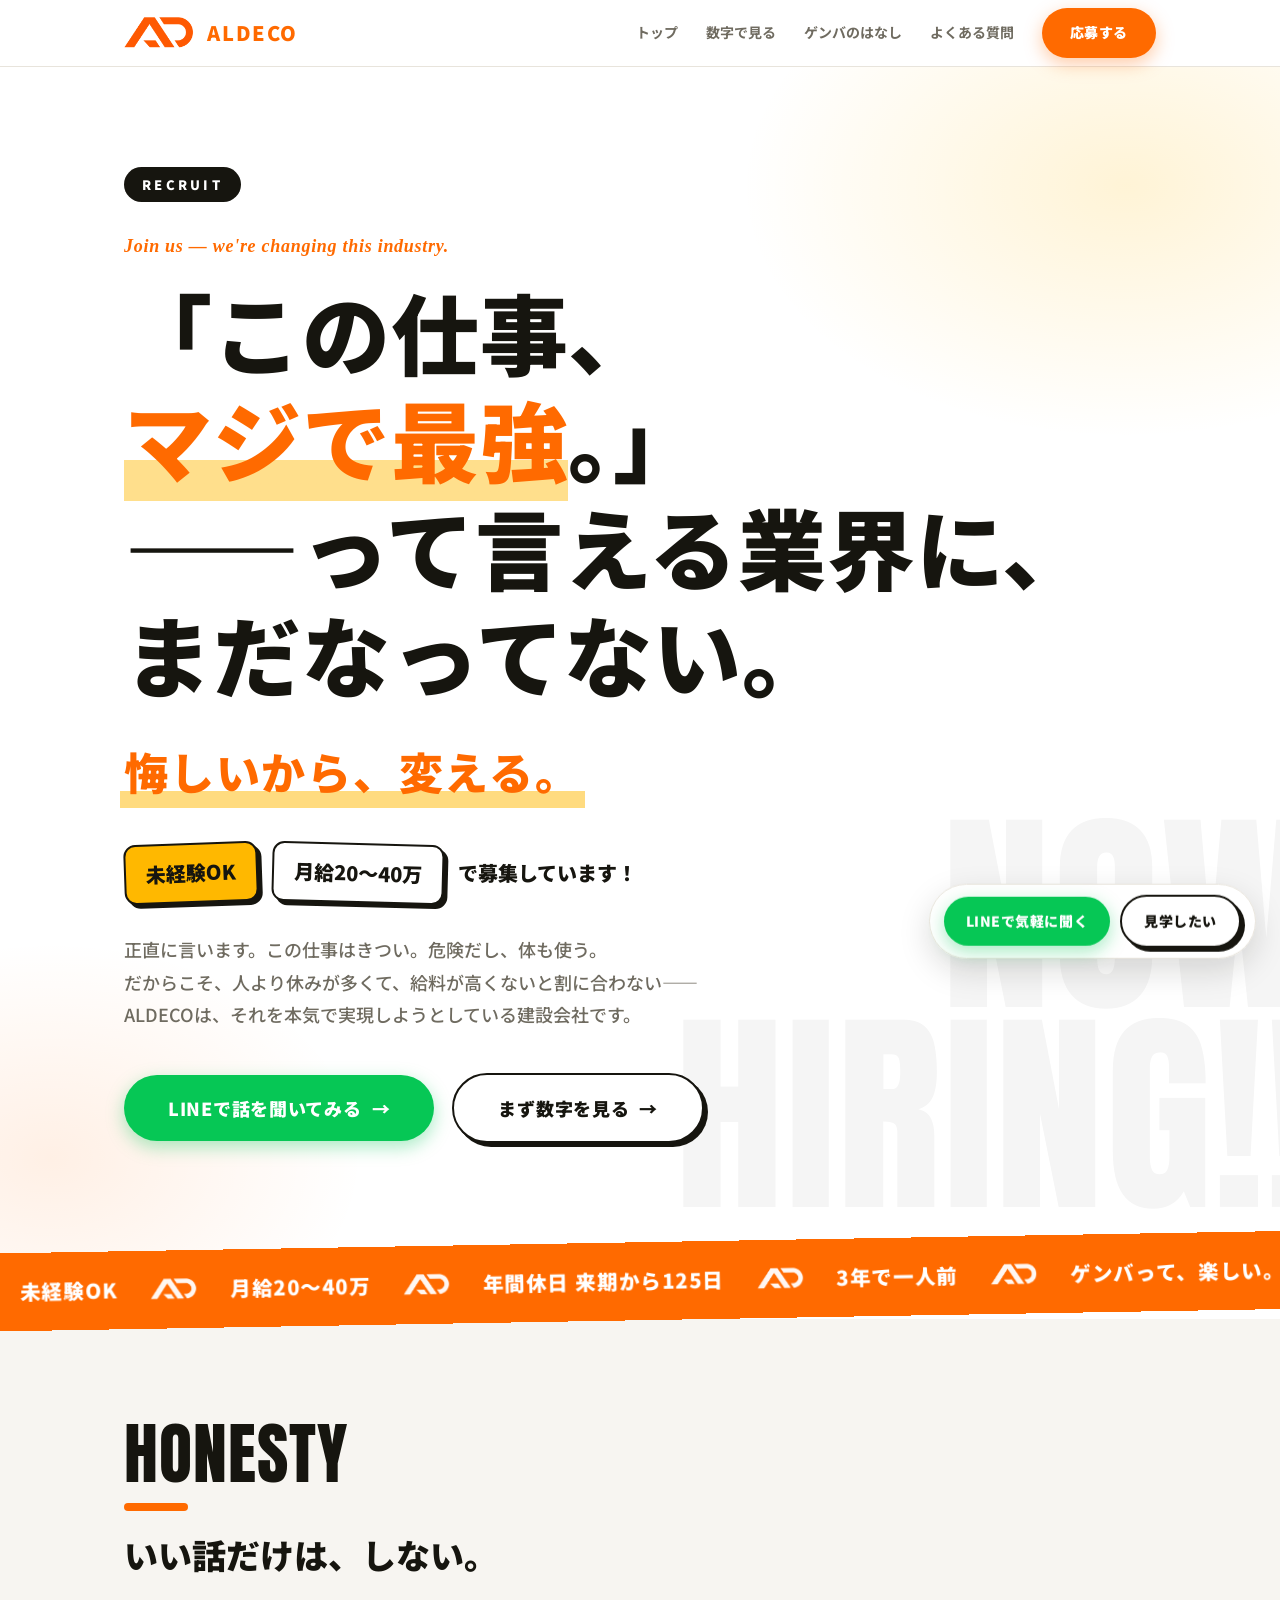
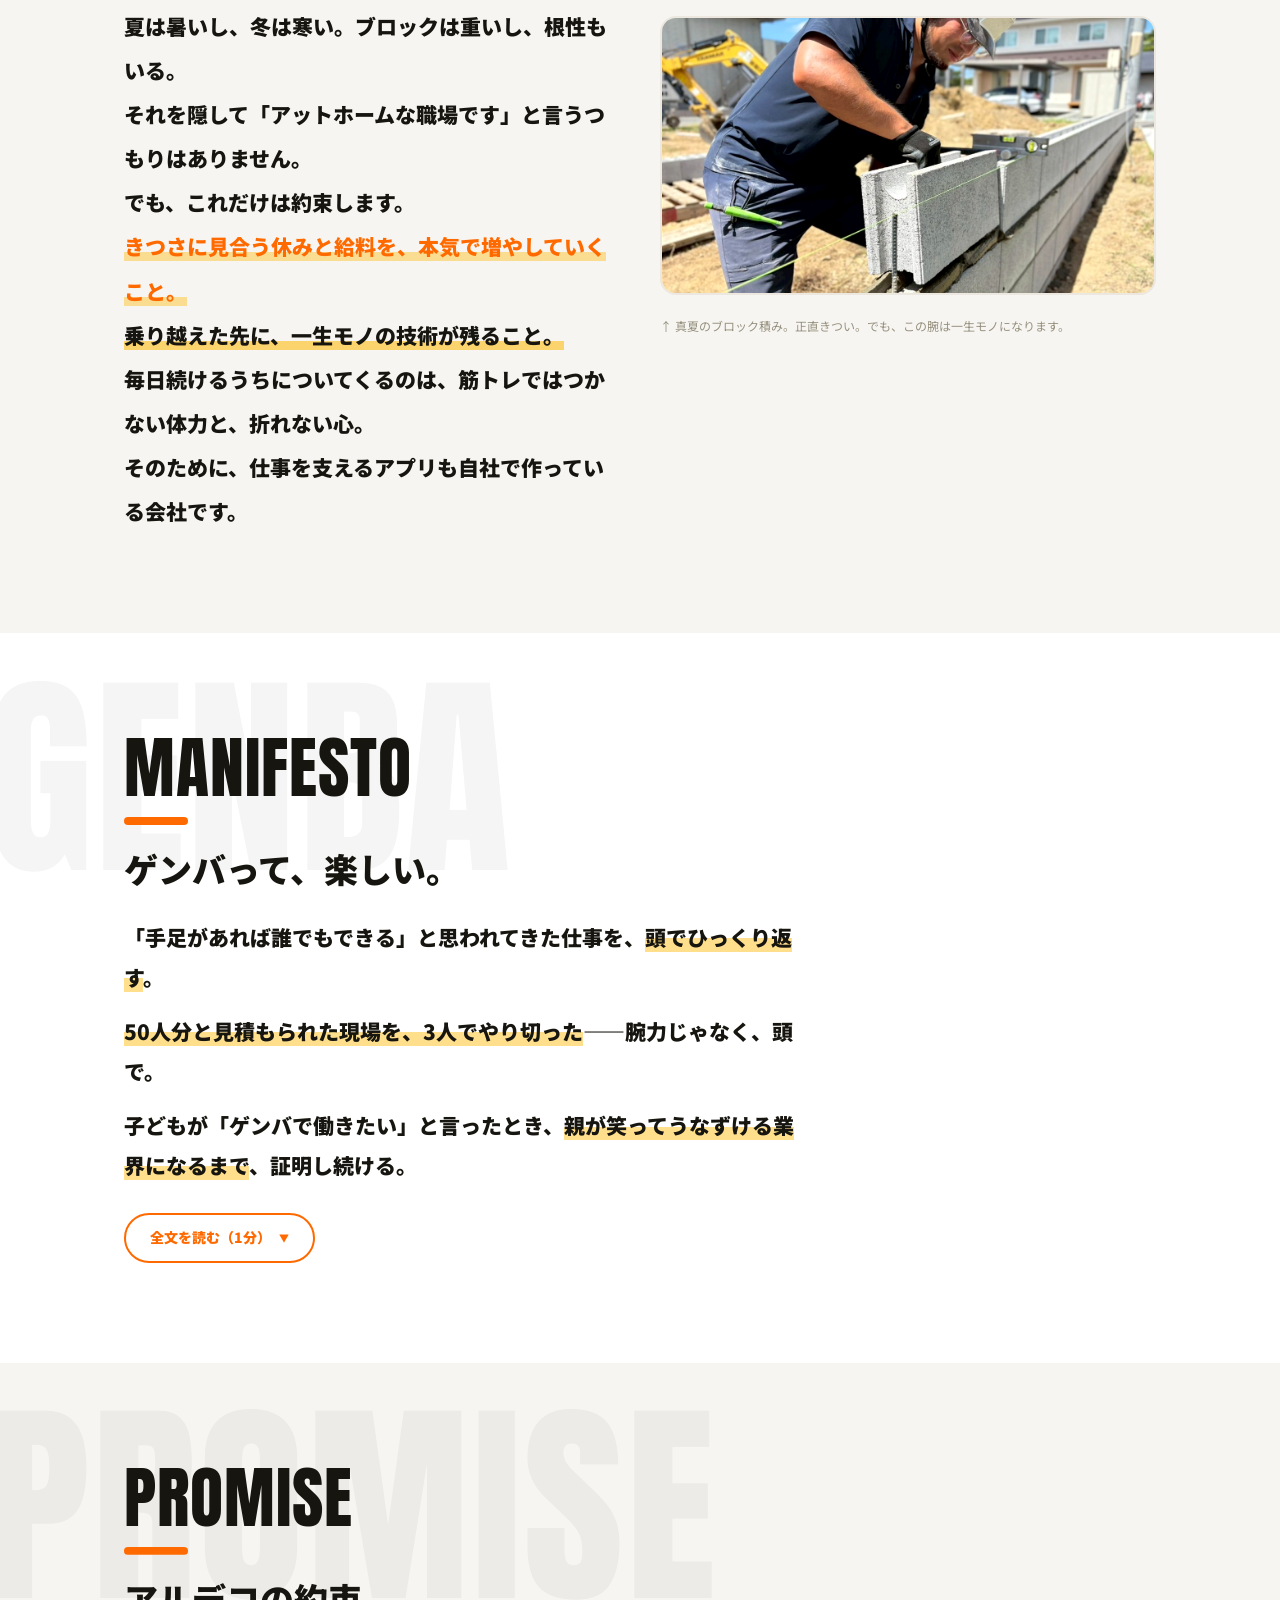
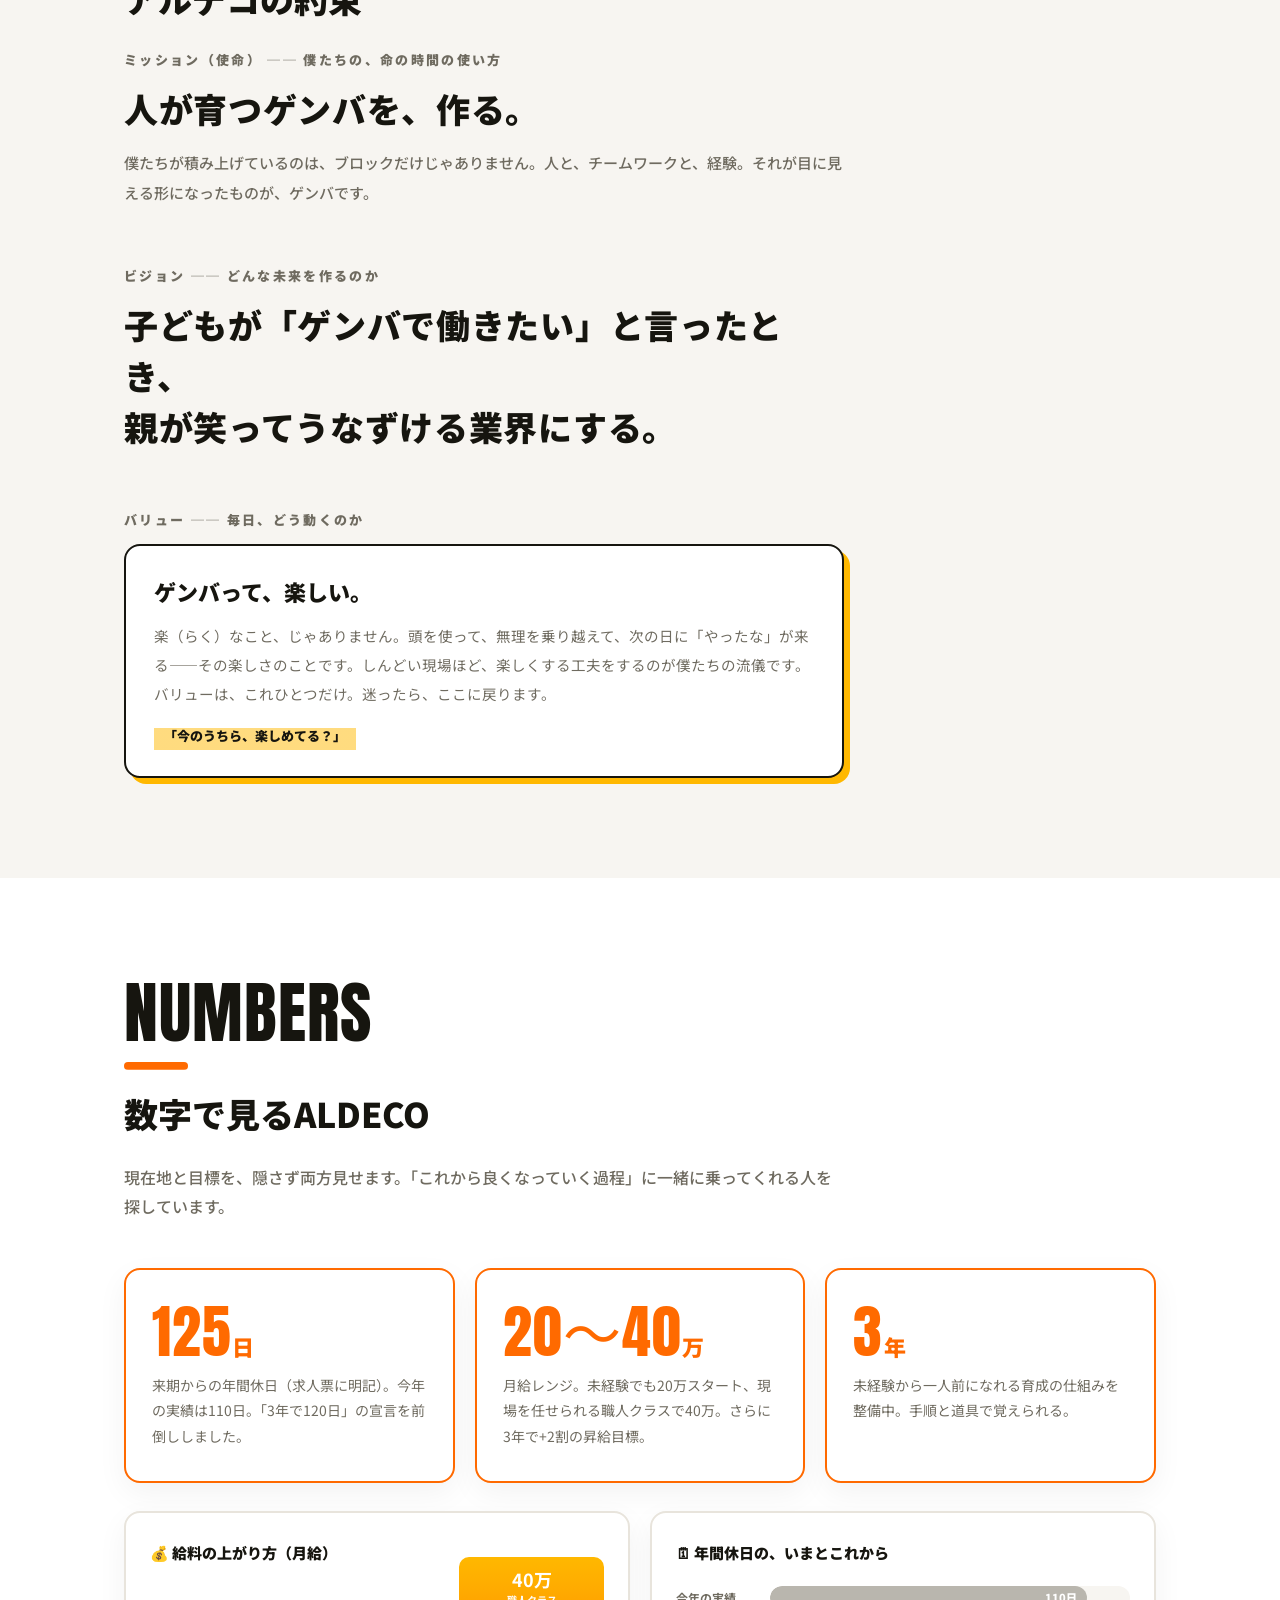
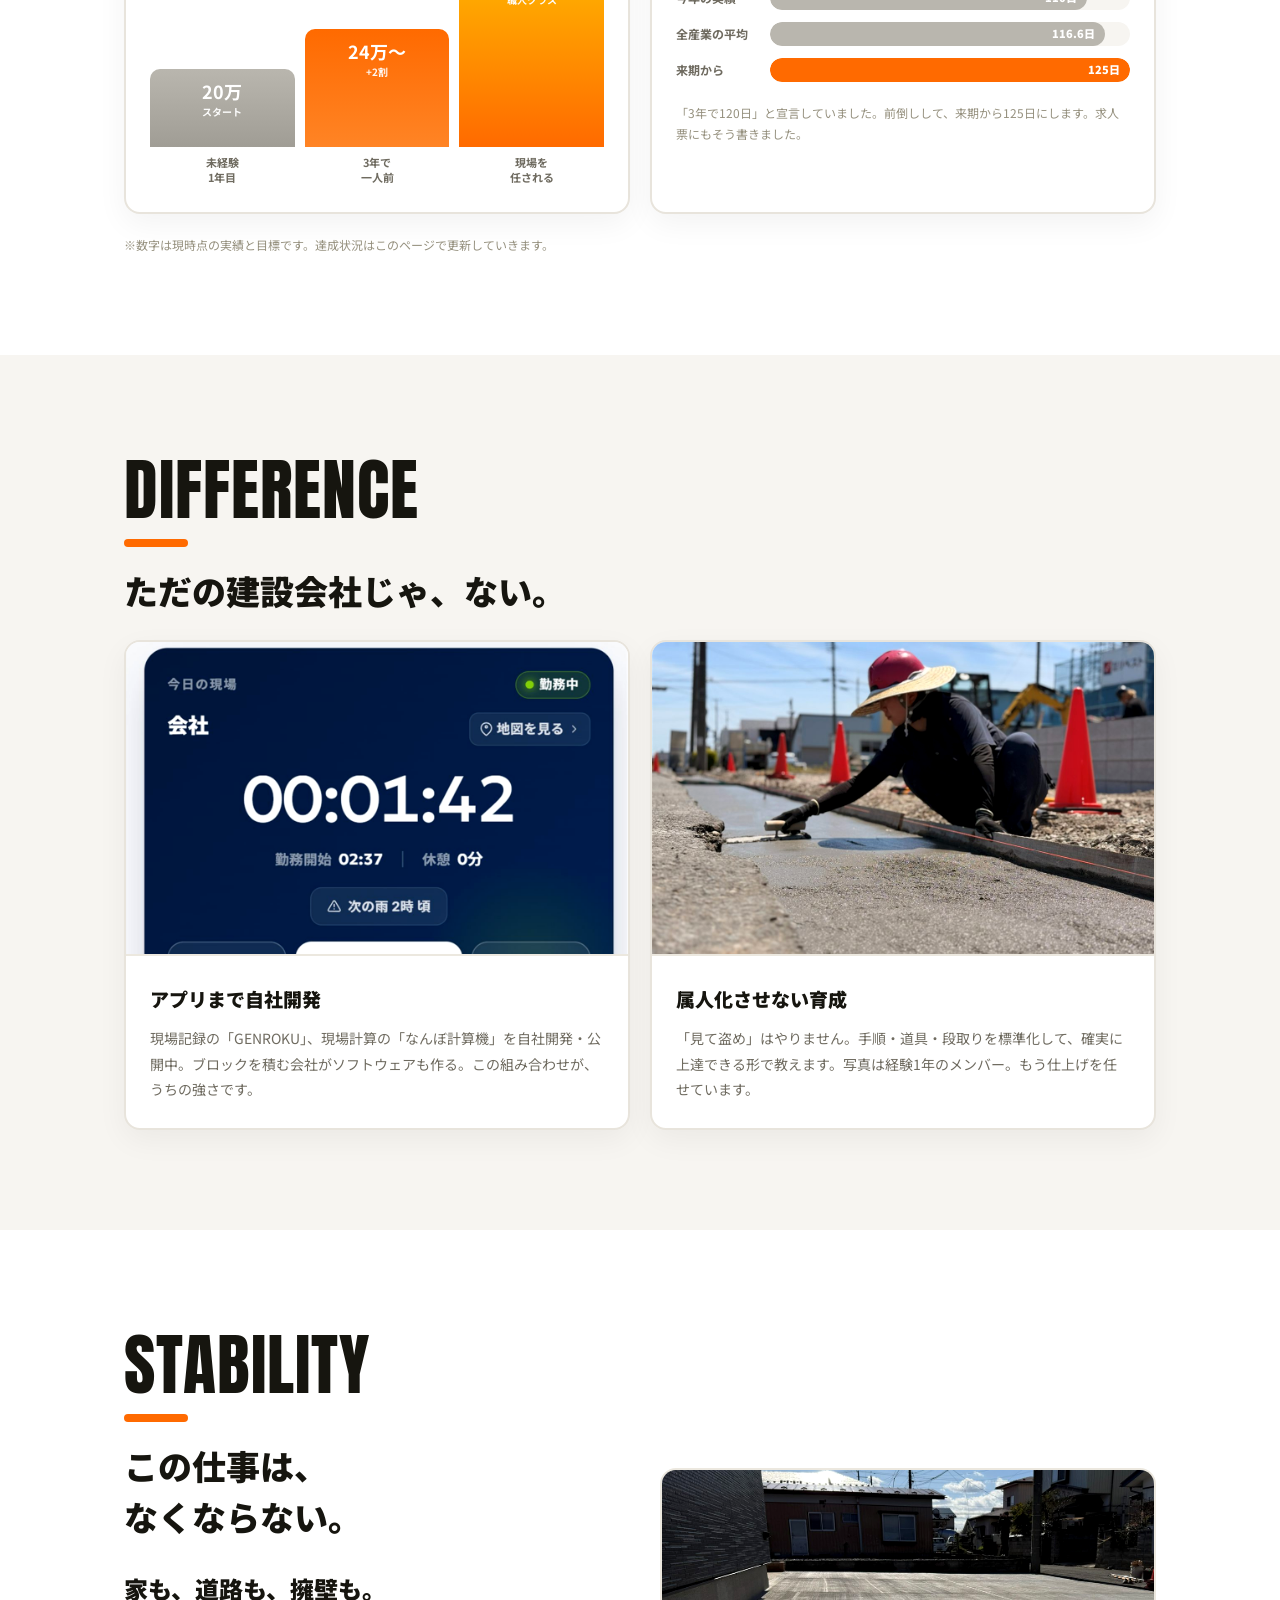
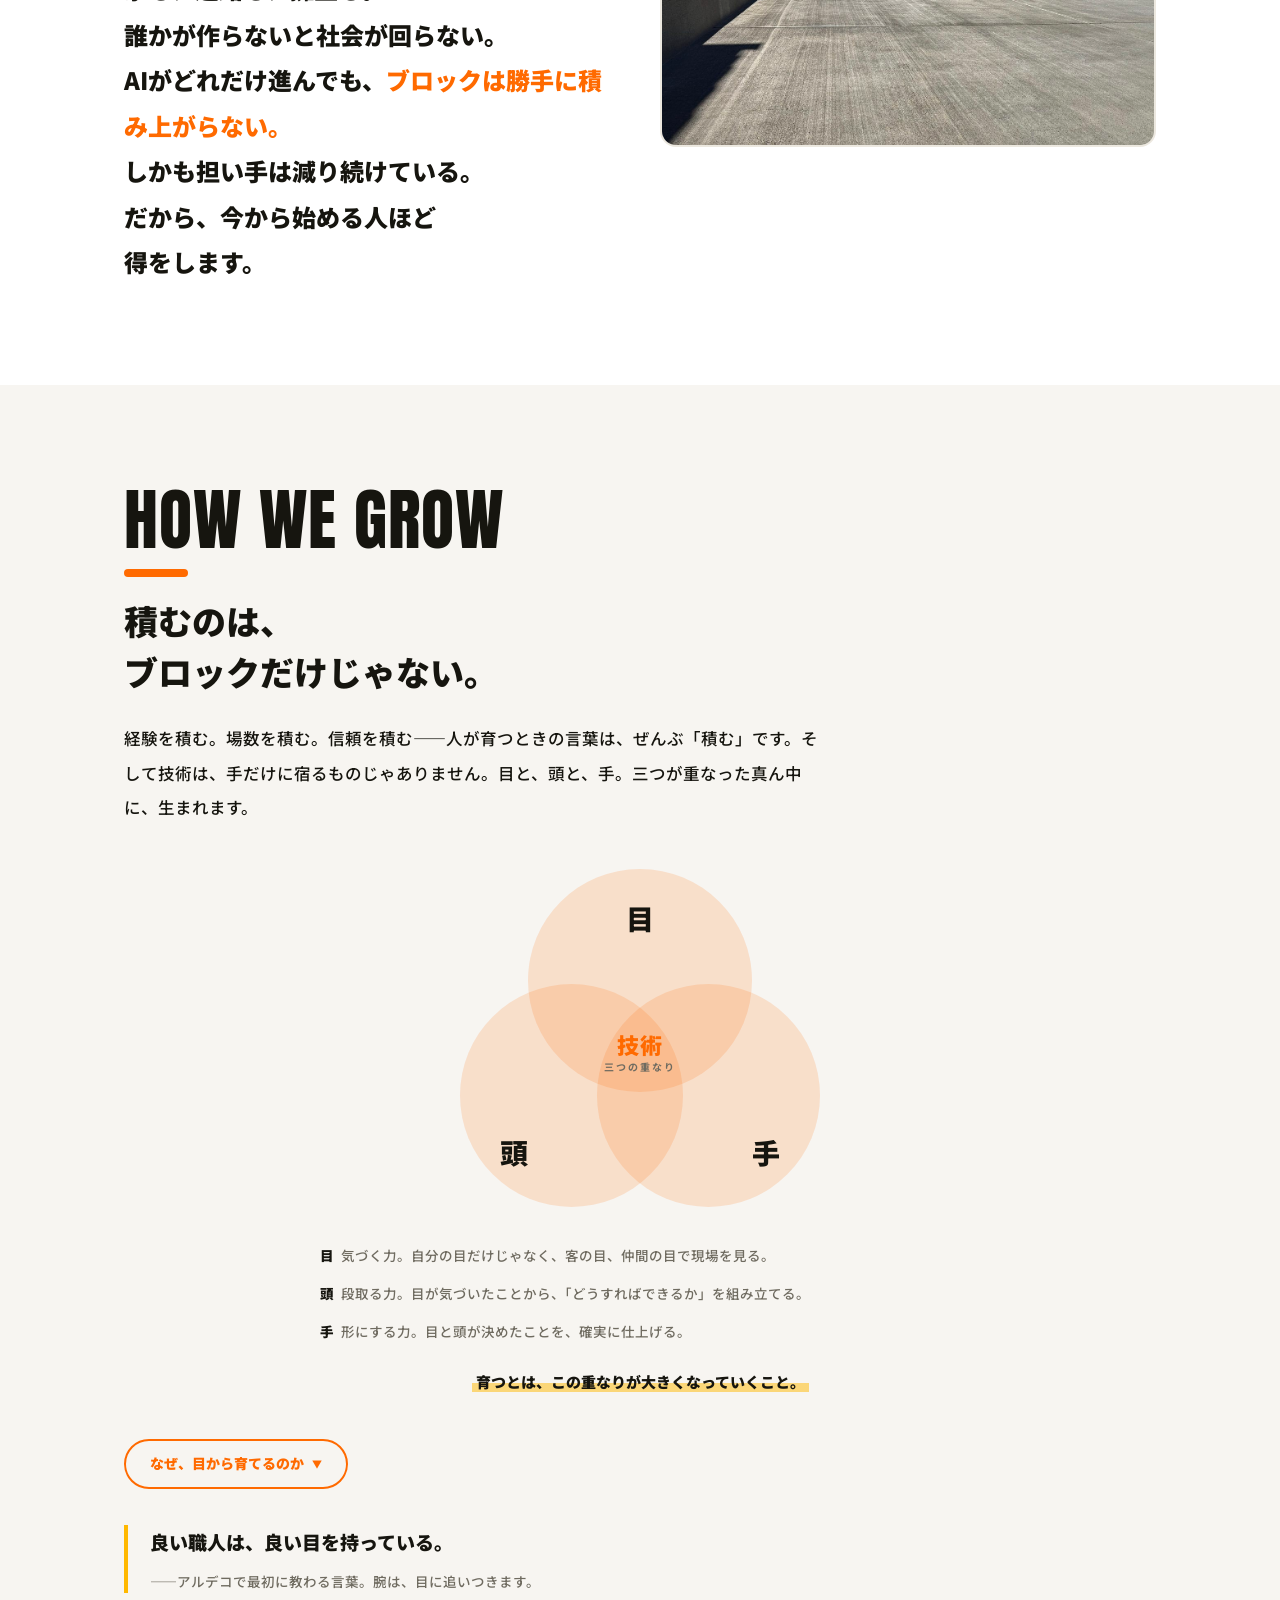
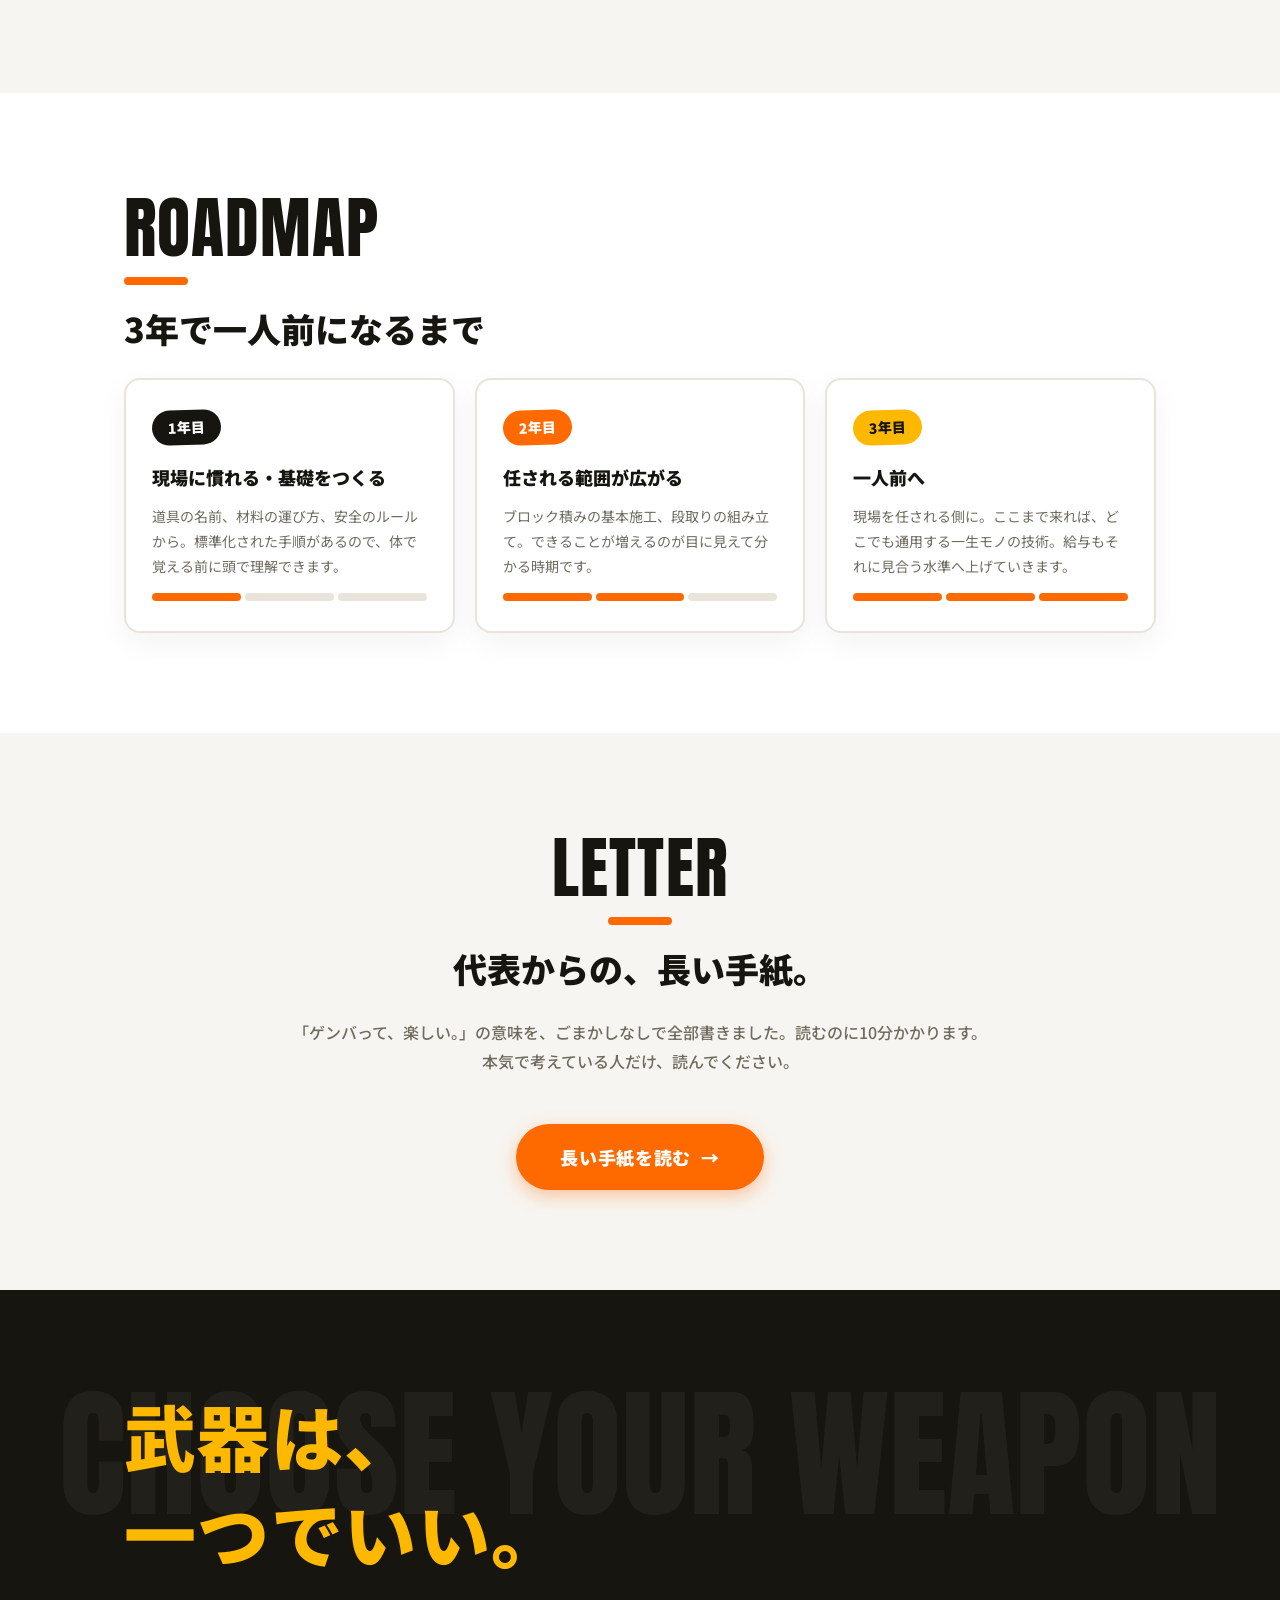
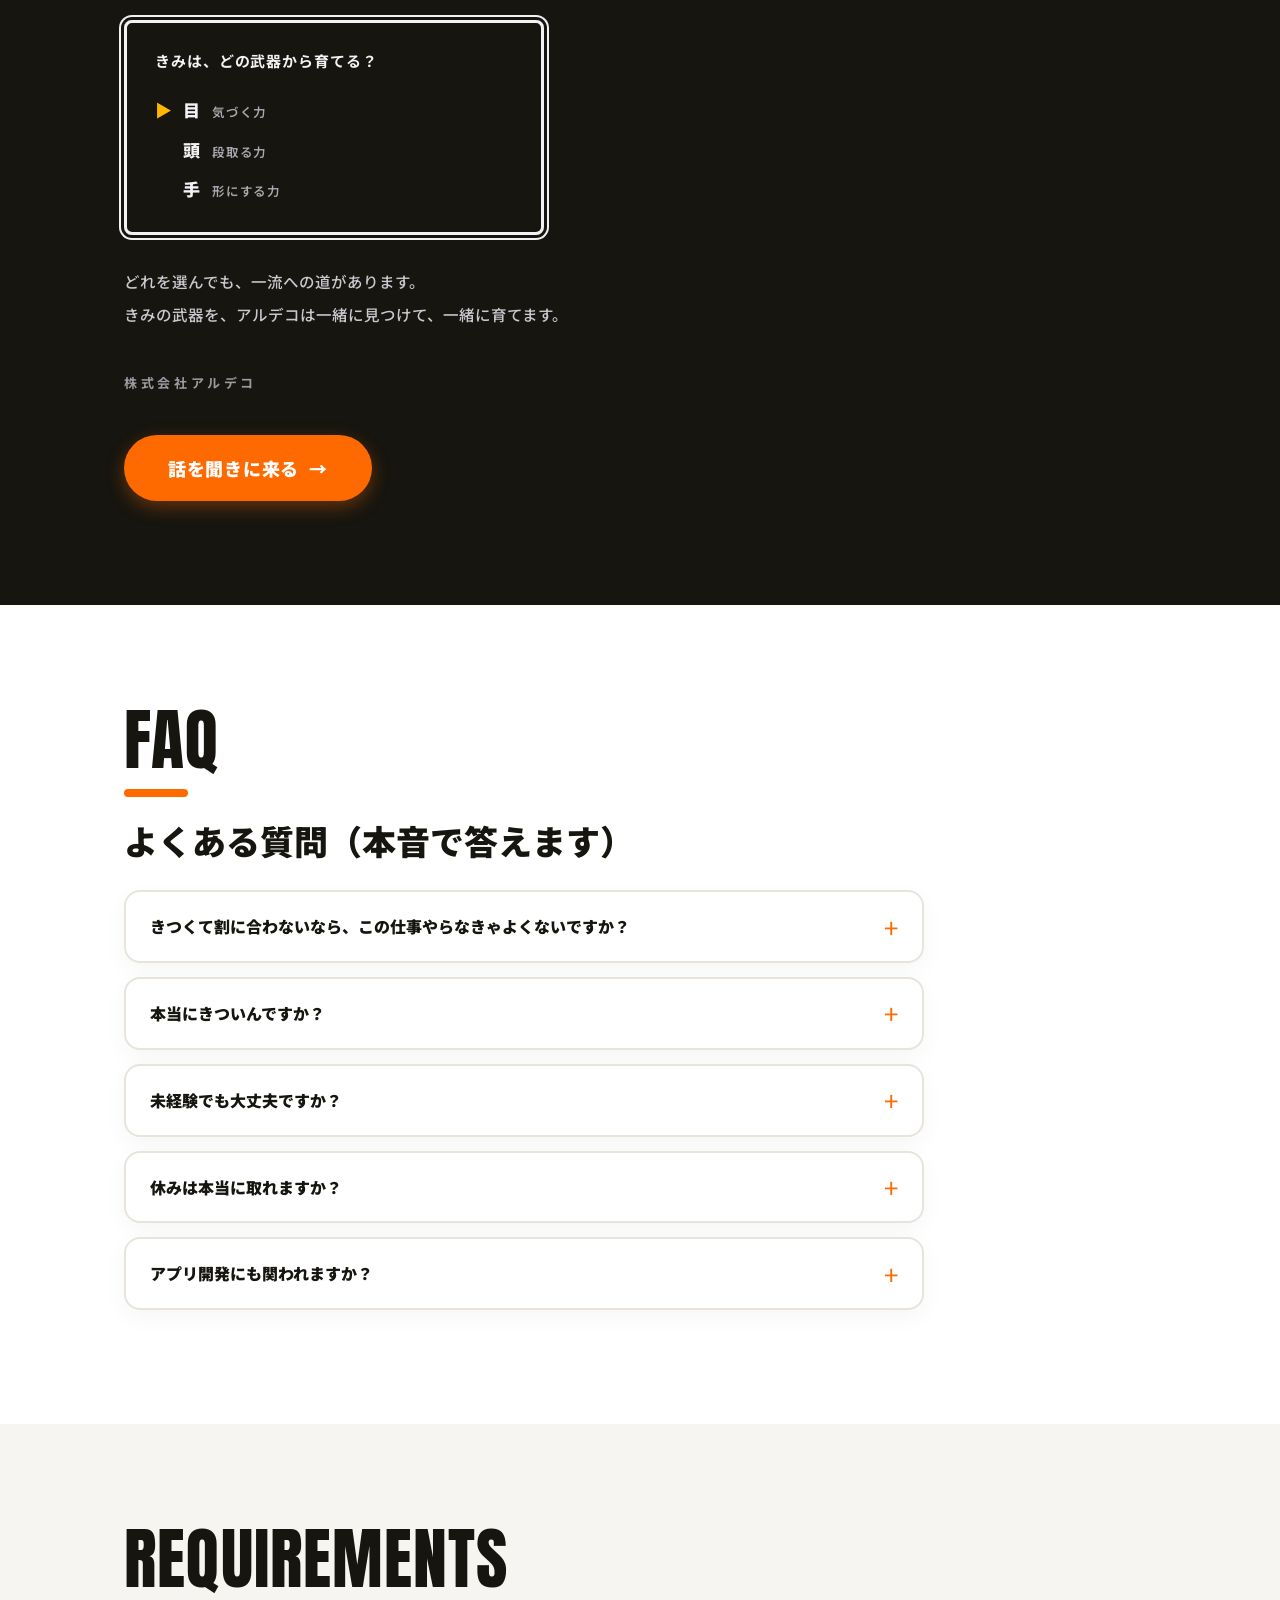
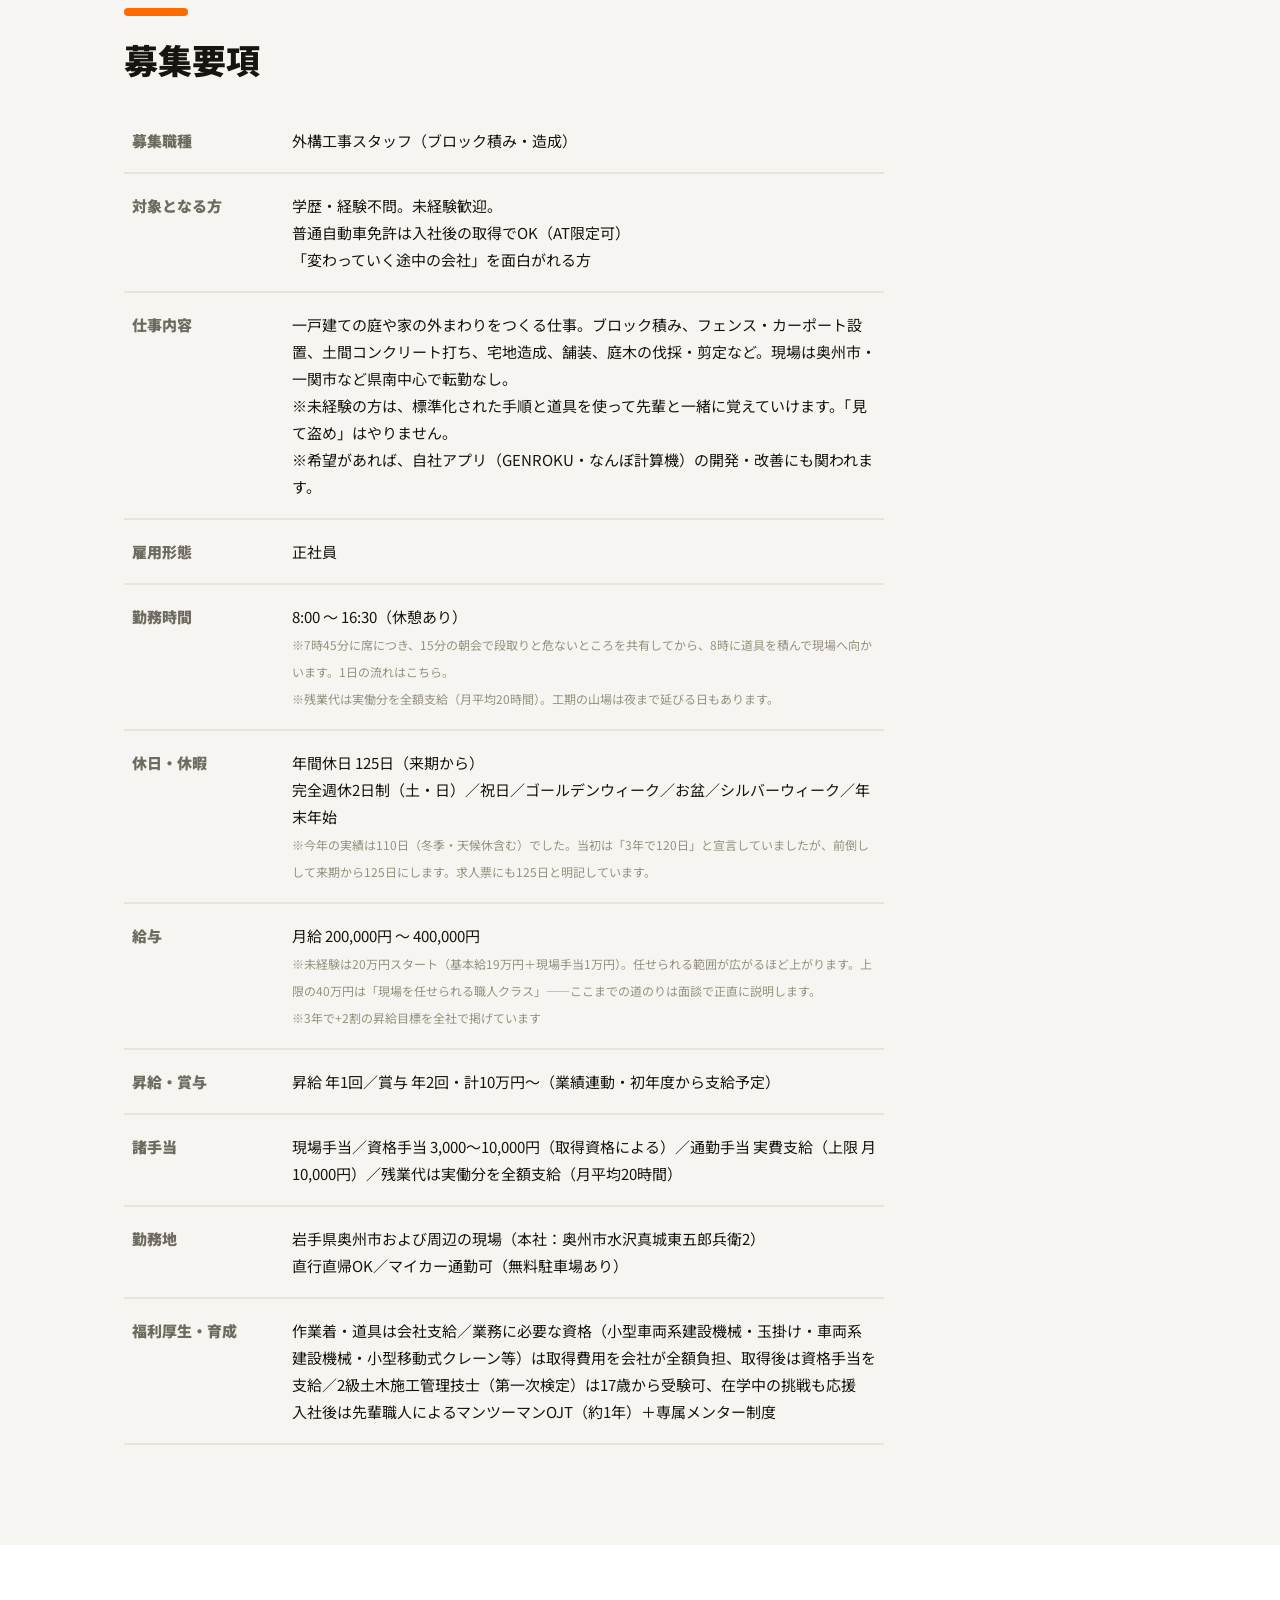
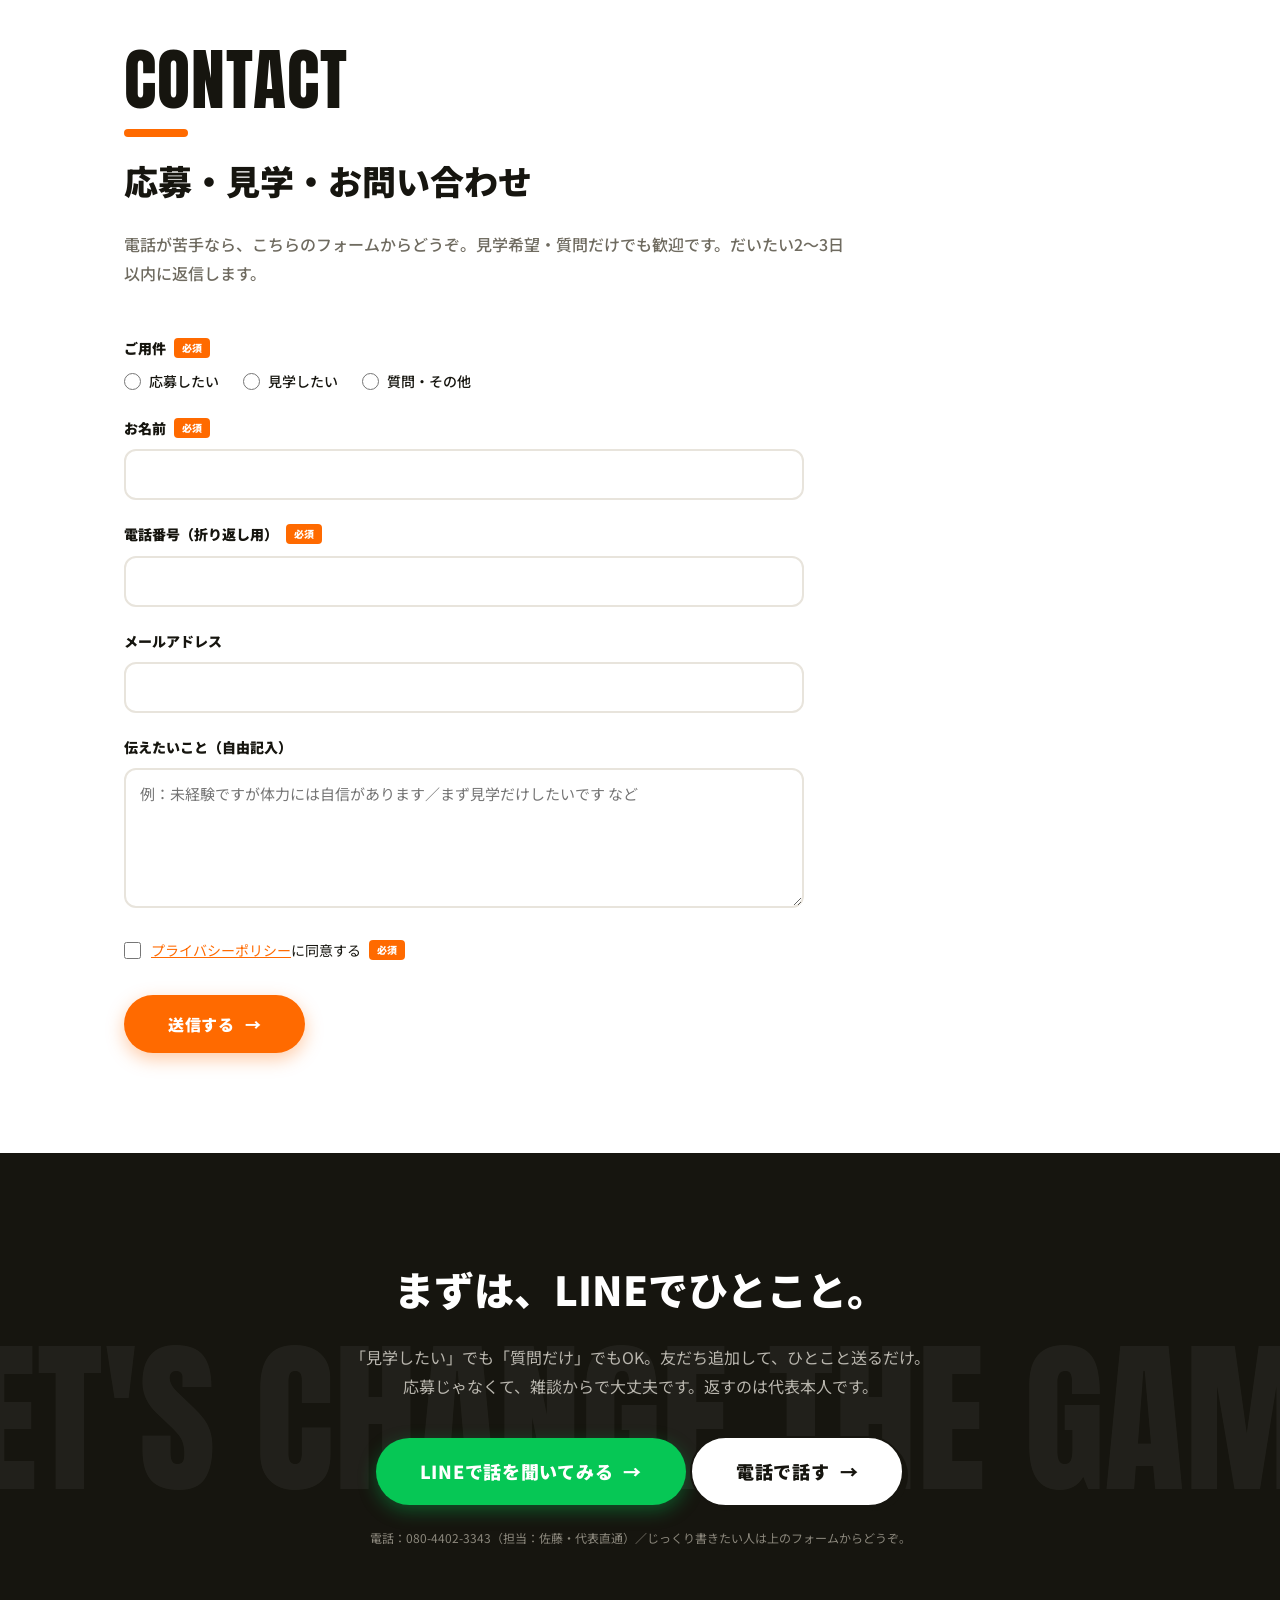
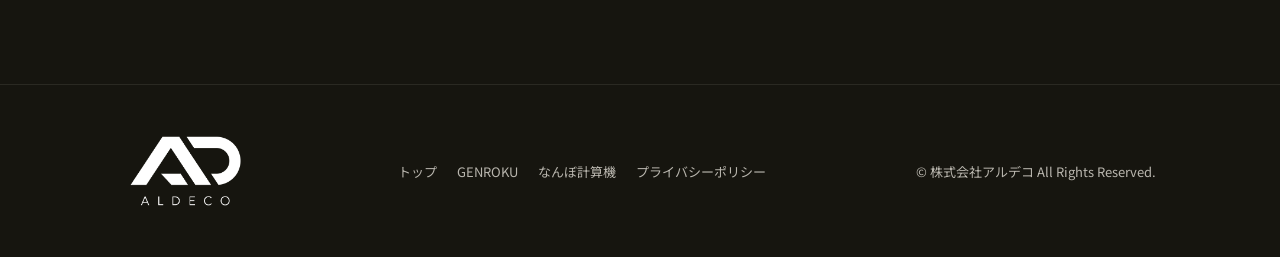
<file: recruit/index.html>
<!DOCTYPE html>
<html lang="ja">
<head>
<meta charset="UTF-8">
<meta name="viewport" content="width=device-width, initial-scale=1.0">
<title>採用情報｜株式会社アルデコ（ALDECO・岩手県奥州市）── 割に合う仕事を、つくっている最中です。</title>
<meta name="description" content="ALDECOの採用情報。きつい仕事だからこそ、人より休みが多く、給料が高くないと割に合わない。私たちはそれを本気で実現しようとしている建設会社です。">
<link rel="canonical" href="https://aldeco.co.jp/recruit/">
<meta property="og:type" content="website">
<meta property="og:site_name" content="株式会社アルデコ（ALDECO）">
<meta property="og:title" content="採用情報｜株式会社アルデコ ── 割に合う仕事を、つくっている最中です。">
<meta property="og:description" content="岩手県奥州市の外構・造成。月給20〜40万・年間休日は来期から125日。未経験歓迎、3年で一人前になれる仕組みを作っています。">
<meta property="og:url" content="https://aldeco.co.jp/recruit/">
<meta property="og:image" content="https://aldeco.co.jp/img/ogp.png">
<meta property="og:locale" content="ja_JP">
<meta name="twitter:card" content="summary_large_image">
<link rel="icon" type="image/png" href="/brand-20261101/assets/favicon-transparent.png?v=20261101-1">
<link rel="preconnect" href="https://fonts.googleapis.com">
<link rel="preconnect" href="https://fonts.gstatic.com" crossorigin>
<link href="https://fonts.googleapis.com/css2?family=Anton&family=Noto+Sans+JP:wght@400;500;700;900&display=swap" rel="stylesheet">
<link rel="stylesheet" href="/style.css">
<script type="application/ld+json">{"@context":"https://schema.org","@graph":[{"@type":["Organization","GeneralContractor"],"@id":"https://aldeco.co.jp/#organization","name":"株式会社アルデコ","alternateName":["ALDECO","合同会社エム・クラフト","エムクラフト","ニワクラフト"],"legalName":"株式会社アルデコ","sameAs":["https://niwa.mcraft.design/","https://genroku.app","https://nambo.app"],"url":"https://aldeco.co.jp/","logo":"https://aldeco.co.jp/img/logo-black.png","image":"https://aldeco.co.jp/img/ogp.png","description":"岩手県奥州市の外構・造成の建設会社。ブロック積み・宅地造成・土間コンクリートが本業で、現場アプリ（GENROKU・なんぼ計算機）を自社開発している。","slogan":"きつい仕事を、割に合う最高の仕事に変える。","telephone":"080-4402-3343","email":"info@aldeco.co.jp","address":{"@type":"PostalAddress","addressCountry":"JP","addressRegion":"岩手県","addressLocality":"奥州市","streetAddress":"水沢真城東五郎兵衛2"},"areaServed":["岩手県奥州市","岩手県一関市","岩手県県南地域"],"foundingDate":"2020-11-20","founder":{"@type":"Person","name":"佐藤将希","jobTitle":"代表取締役"},"knowsAbout":["外構工事","ブロック積み","宅地造成","土間コンクリート","カーポート設置","人工芝施工"],"hasOfferCatalog":{"@type":"OfferCatalog","name":"施工サービス","itemListElement":[{"@type":"Offer","itemOffered":{"@type":"Service","name":"外構工事（ブロック積み・フェンス・カーポート・人工芝）","areaServed":"岩手県奥州市・一関市など県南地域"}},{"@type":"Offer","itemOffered":{"@type":"Service","name":"宅地造成（盛土・切土・U字溝・24条工事）","areaServed":"岩手県奥州市・一関市など県南地域"}},{"@type":"Offer","itemOffered":{"@type":"Service","name":"土間コンクリート工事","areaServed":"岩手県奥州市・一関市など県南地域"}}]}},{"@type":"JobPosting","@id":"https://aldeco.co.jp/recruit/#job","title":"外構工事スタッフ（ブロック積み・造成）","description":"<p>一戸建ての庭や家の外まわりをつくる仕事です。ブロック積み、フェンス・カーポート設置、土間コンクリート打ち、宅地造成、舗装、庭木の伐採・剪定など。現場は奥州市・一関市など県南中心で転勤なし。</p><p>未経験の方は、標準化された手順と道具を使って先輩と一緒に覚えていけます。「見て盗め」はやりません。入社後は先輩職人によるマンツーマンOJT（約1年）と専属メンター制度があります。希望があれば、自社アプリ（GENROKU・なんぼ計算機）の開発・改善にも関われます。</p><p>昇給年1回／賞与年2回・計10万円〜（業績連動）。現場手当・資格手当・通勤手当あり、残業代は実働分を全額支給（月平均20時間）。業務に必要な資格の取得費用は会社が全額負担します。勤務時間は8:00〜16:30（休憩あり）。休日は土日祝に加えてゴールデンウィーク・お盆・シルバーウィーク・年末年始で、年間休日は来期から125日にします（今年の実績は110日。当初掲げた「3年で120日」を前倒ししました）。</p>","datePosted":"2026-08-22","employmentType":"FULL_TIME","workHours":"8:00〜16:30（休憩あり）","hiringOrganization":{"@id":"https://aldeco.co.jp/#organization"},"jobLocation":{"@type":"Place","address":{"@type":"PostalAddress","addressCountry":"JP","addressRegion":"岩手県","addressLocality":"奥州市","streetAddress":"水沢真城東五郎兵衛2"}},"baseSalary":{"@type":"MonetaryAmount","currency":"JPY","value":{"@type":"QuantitativeValue","minValue":200000,"maxValue":400000,"unitText":"MONTH"}},"qualifications":"学歴・経験不問。未経験歓迎。普通自動車免許は入社後の取得でOK（AT限定可）。","jobBenefits":"作業着・道具は会社支給／資格取得費用は会社が全額負担・取得後は資格手当を支給／直行直帰OK／マイカー通勤可（無料駐車場あり）","directApply":true},{"@type":"FAQPage","@id":"https://aldeco.co.jp/recruit/#faq","mainEntity":[{"@type":"Question","name":"きつくて割に合わないなら、この仕事やらなきゃよくないですか？","acceptedAnswer":{"@type":"Answer","text":"「やらなきゃいい」で全員が辞めたら、家も道路も作れなくなります。なくならない仕事なら、割に合うように変えた方が早いし、先にやった会社が勝つ。うちはそれをやっている最中です。"}},{"@type":"Question","name":"本当にきついんですか？","acceptedAnswer":{"@type":"Answer","text":"きついです。夏は暑く、冬は寒く、ブロックは重い。ただ「きつい」と「嫌な仕事」は別物です。問題はきつさじゃなくて、きつさと報酬が釣り合っていないこと。だからうちは休みと給料を増やす方に本気です。"}},{"@type":"Question","name":"未経験でも大丈夫ですか？","acceptedAnswer":{"@type":"Answer","text":"大丈夫です。「見て盗め」ではなく、手順・道具・段取りを標準化して教えます。3年で一人前になれる仕組みを作っているので、必要なのは経験より「変わっていく会社を面白がれること」です。"}},{"@type":"Question","name":"休みは本当に取れますか？","acceptedAnswer":{"@type":"Answer","text":"今年の実績は110日（冬季・天候休含む）でした。全産業平均116.6日に届いていません。だから「3年で120日」の宣言を前倒しして、来期から125日にします。これまで日曜と祝日が中心でしたが、来期からは土日祝が休みになります。求人票にも125日と明記しました。"}},{"@type":"Question","name":"アプリ開発にも関われますか？","acceptedAnswer":{"@type":"Answer","text":"関われます。現場の「めんどくさい」を見つけるのが開発の始まりなので、現場に立つ人の気づきが、アプリの改善につながります。アイデアを出して、形になって、自分の仕事が楽になる。これがうちの文化です。"}}]},{"@type":"BreadcrumbList","itemListElement":[{"@type":"ListItem","position":1,"name":"ホーム","item":"https://aldeco.co.jp/"},{"@type":"ListItem","position":2,"name":"採用情報","item":"https://aldeco.co.jp/recruit/"}]}]}</script>
<!-- ANALYTICS:START -->
<meta name="google-site-verification" content="G8R8m3gar3-l_zCH6oKk3zuVZLrA_u7wcCPGj2cS2X8">
<script async src="https://www.googletagmanager.com/gtag/js?id=G-1KLHYNGL5F"></script>
<script>
window.dataLayer=window.dataLayer||[];function gtag(){dataLayer.push(arguments)}
gtag('js',new Date());gtag('config','G-1KLHYNGL5F');
document.addEventListener('click',function(e){
  var a=e.target&&e.target.closest?e.target.closest('a'):null;if(!a)return;
  var h=a.getAttribute('href')||'',from=location.pathname;
  if(h.indexOf('/recruit/')===0||h.indexOf('#entry')===0)gtag('event','recruit_click',{link_url:h,from:from});
  if(h.indexOf('lin.ee')>-1||h.indexOf('line.me')>-1)gtag('event','line_click',{from:from});
  if(h.indexOf('tel:')===0)gtag('event','tel_click',{from:from});
  if(h.indexOf('mailto:')===0)gtag('event','mail_click',{from:from});
},{passive:true});
</script>
<!-- ANALYTICS:END -->
</head>
<body>

<div id="progress"></div>

<header>
  <div class="container nav">
    <a href="/" class="logo"><img src="/img/mark-allorange.png" alt="ALDECO ロゴ"><span style="color:var(--accent)">ALDECO</span></a>
    <nav class="nav-links">
      <a href="/" class="hide-sp">トップ</a>
      <a href="#numbers" class="hide-sp">数字で見る</a>
      <a href="/blog/" class="hide-sp">ゲンバのはなし</a>
      <a href="#faq" class="hide-sp">よくある質問</a>
      <a href="#entry" class="btn">応募する</a>
    </nav>
  </div>
</header>


<!-- HERO -->
<div class="hero">
  <div class="watermark">NOW<br>HIRING!!</div>
  <div class="container">
    <span class="eyebrow">RECRUIT</span>
    <p class="en-script">Join us — we're changing this industry.</p>
    <h1>「この仕事、<span class="em">マジで最強</span>。」<br>——って言える業界に、<br>まだなってない。</h1>
    <p class="kuyashii">悔しいから、変える。</p>
    <div class="chip-band">
      <b>未経験OK</b><b>月給20〜40万</b><span>で募集しています！</span>
    </div>
    <p class="sub">
      正直に言います。この仕事はきつい。危険だし、体も使う。<br>
      だからこそ、人より休みが多くて、給料が高くないと割に合わない——<br>
      ALDECOは、それを本気で実現しようとしている建設会社です。
    </p>
    <div class="cta-row">
        <a href="https://lin.ee/tLaZs62X" class="btn big btn-line" target="_blank" rel="noopener">LINEで話を聞いてみる</a>
      <a href="#numbers" class="btn big ghost">まず数字を見る</a>
    </div>
  </div>
</div>

<!-- MARQUEE -->
<div class="marquee" aria-hidden="true">
  <div class="marquee-track">
    <span>未経験OK</span><img class="m-sep" src="/img/mark-allwhite.png" alt="">
    <span>月給20〜40万</span><img class="m-sep" src="/img/mark-allwhite.png" alt="">
    <span>年間休日 来期から125日</span><img class="m-sep" src="/img/mark-allwhite.png" alt="">
    <span>3年で一人前</span><img class="m-sep" src="/img/mark-allwhite.png" alt="">
    <span>ゲンバって、楽しい。</span><img class="m-sep" src="/img/mark-allwhite.png" alt="">
    <span>NOW HIRING!!</span><img class="m-sep" src="/img/mark-allwhite.png" alt="">
    <span>未経験OK</span><img class="m-sep" src="/img/mark-allwhite.png" alt="">
    <span>月給20〜40万</span><img class="m-sep" src="/img/mark-allwhite.png" alt="">
    <span>年間休日 来期から125日</span><img class="m-sep" src="/img/mark-allwhite.png" alt="">
    <span>3年で一人前</span><img class="m-sep" src="/img/mark-allwhite.png" alt="">
    <span>ゲンバって、楽しい。</span><img class="m-sep" src="/img/mark-allwhite.png" alt="">
    <span>NOW HIRING!!</span><img class="m-sep" src="/img/mark-allwhite.png" alt="">
  </div>
</div>

<!-- HONEST -->
<section class="alt">
  <div class="container promise">
    <div>
      <p class="sec-label">HONESTY</p>
      <h2 class="sec-title">いい話だけは、しない。</h2>
      <p class="honest">
        夏は暑いし、冬は寒い。ブロックは重いし、根性もいる。<br>
        それを隠して「アットホームな職場です」と言うつもりはありません。<br>
        でも、これだけは約束します。<br>
        <span class="em">きつさに見合う休みと給料を、本気で増やしていくこと。</span><br>
        <span class="yellow">乗り越えた先に、一生モノの技術が残ること。</span><br>
        毎日続けるうちについてくるのは、筋トレではつかない体力と、折れない心。<br>
        そのために、仕事を支えるアプリも自社で作っている会社です。
      </p>
    </div>
    <div>
      <img class="ph tall" src="/img/genba-block.jpg" alt="真夏のブロック積み作業" loading="lazy">
      <p class="notice">↑ 真夏のブロック積み。正直きつい。でも、この腕は一生モノになります。</p>
    </div>
  </div>
</section>

<!-- MANIFESTO -->
<section>
  <div class="watermark">GENBA</div>
  <div class="container">
    <p class="sec-label">MANIFESTO</p>
    <h2 class="sec-title">ゲンバって、楽しい。</h2>

    <div class="digest">
      <p>「手足があれば誰でもできる」と思われてきた仕事を、<mark>頭でひっくり返す</mark>。</p>
      <p><mark>50人分と見積もられた現場を、3人でやり切った</mark>——腕力じゃなく、頭で。</p>
      <p>子どもが「ゲンバで働きたい」と言ったとき、<mark>親が笑ってうなずける業界になるまで</mark>、証明し続ける。</p>
    </div>

    <details class="read-full">
      <summary>全文を読む（1分）</summary>
      <div class="full-body">
    <div class="manifesto-body">
      <p class="m-line">我々アルデコは、ブロック塀を作ってるんじゃありません。<br>ここに住む人の生活を作っています。</p>

      <p class="m-line">この仕事はいまだに、<span class="grey">「手足があれば誰でもできる」</span>と思われています。</p>

      <p class="m-line">実際は、頭を使わなければ成り立たない、研ぎ澄まされた人の仕事です。</p>

      <p class="m-line">それなのにこの業界には、怒鳴って教えたつもりになり、休みを削り、人を使い捨てる会社がまだ残っています。<br>悪いイメージの半分は、思い込みじゃなく本当のことなんです。</p>

      <p class="m-line">このままでは、この仕事は安く扱われ、担い手を失い、いつか「誰もできない」仕事になる。<br>人が住む限り、なくならない仕事なのに、です。</p>

      <p class="m-line">だから僕たちは、社名にもした<span class="noudou-word">「当たり前を、因数分解する」</span>を合言葉に、この思い込みも、古い体質も、まとめてひっくり返します。</p>

      <div class="m-defbox">
        <span class="word">アルデコ</span><span class="yomi">ALDECO</span><br>
        アルゴリズム × デコンストラクト(分解)。「当たり前を因数分解する」という考え方が、そのまま社名になっています。
      </div>

      <p class="m-line m-evidence"><mark>50人分と見積もられた現場を、3人でやり切ったことがあります。</mark><br>腕力じゃなく、頭で。</p>

      <p class="m-line">少ない人数でも、頭を使えばゲンバは成り立つ——僕たちは、もう証明し始めています。<br>職人の値打ちは、これから上がり続けます。</p>

      <p class="m-line m-scene">子どもが「ゲンバで働きたい」と言ったとき、親が笑ってうなずける業界になるまで、僕たちは、証明し続けます。</p>

      <p class="m-line m-invite">一緒に、この楽しさを当たり前にしませんか。</p>
    </div>
      </div>
    </details>
  </div>
</section>

<!-- MVV (アルデコの約束) -->
<section class="alt">
  <div class="watermark">PROMISE</div>
  <div class="container">
    <p class="sec-label">PROMISE</p>
    <h2 class="sec-title">アルデコの約束</h2>

    <div class="mvv-item">
      <p class="mvv-tag">ミッション（使命） ── 僕たちの、命の時間の使い方</p>
      <h3>人が育つゲンバを、作る。</h3>
      <p class="mvv-note">僕たちが積み上げているのは、ブロックだけじゃありません。人と、チームワークと、経験。それが目に見える形になったものが、ゲンバです。</p>
    </div>

    <div class="mvv-item">
      <p class="mvv-tag">ビジョン ── どんな未来を作るのか</p>
      <h3>子どもが「ゲンバで働きたい」と言ったとき、<br>親が笑ってうなずける業界にする。</h3>
    </div>

    <div class="mvv-item">
      <p class="mvv-tag">バリュー ── 毎日、どう動くのか</p>
      <div class="value-card">
        <h4>ゲンバって、楽しい。</h4>
        <p>楽（らく）なこと、じゃありません。頭を使って、無理を乗り越えて、次の日に「やったな」が来る——その楽しさのことです。しんどい現場ほど、楽しくする工夫をするのが僕たちの流儀です。バリューは、これひとつだけ。迷ったら、ここに戻ります。</p>
        <span class="use">「今のうちら、楽しめてる？」</span>
      </div>
    </div>
  </div>
</section>

<!-- NUMBERS -->
<section id="numbers">
  <div class="container">
    <p class="sec-label">NUMBERS</p>
    <h2 class="sec-title">数字で見るALDECO</h2>
    <p class="sec-lead">現在地と目標を、隠さず両方見せます。「これから良くなっていく過程」に一緒に乗ってくれる人を探しています。</p>
    <div class="stats">
      <div class="stat good">
        <div class="num" data-count="125">125<small>日</small></div>
        <div class="label">来期からの年間休日（求人票に明記）。今年の実績は110日。「3年で120日」の宣言を前倒ししました。</div>
      </div>
      <div class="stat good">
        <div class="num">20〜40<small>万</small></div>
        <div class="label">月給レンジ。未経験でも20万スタート、現場を任せられる職人クラスで40万。さらに3年で+2割の昇給目標。</div>
      </div>
      <div class="stat good">
        <div class="num" data-count="3">3<small>年</small></div>
        <div class="label">未経験から一人前になれる育成の仕組みを整備中。手順と道具で覚えられる。</div>
      </div>
    </div>

    <div class="fig-grid">
      <div class="fig">
        <h4>💰 給料の上がり方（月給）</h4>
        <div class="stairs">
          <div class="stair"><div class="bar"><b>20万</b><span>スタート</span></div><div class="cap">未経験<br>1年目</div></div>
          <div class="stair"><div class="bar"><b>24万〜</b><span>+2割</span></div><div class="cap">3年で<br>一人前</div></div>
          <div class="stair"><div class="bar"><b>40万</b><span>職人クラス</span></div><div class="cap">現場を<br>任される</div></div>
        </div>
      </div>
      <div class="fig">
        <h4>🗓 年間休日の、いまとこれから</h4>
        <div class="hbar">
          <div class="row"><span class="name">今年の実績</span><div class="track"><div class="fill" style="width:88%">110日</div></div></div>
          <div class="row"><span class="name">全産業の平均</span><div class="track"><div class="fill" style="width:93%">116.6日</div></div></div>
          <div class="row hl"><span class="name">来期から</span><div class="track"><div class="fill" style="width:100%">125日</div></div></div>
        </div>
        <p class="notice">「3年で120日」と宣言していました。前倒しして、来期から125日にします。求人票にもそう書きました。</p>
      </div>
    </div>

    <p class="notice">※数字は現時点の実績と目標です。達成状況はこのページで更新していきます。</p>
  </div>
</section>

<!-- DIFFERENCE -->
<section class="alt">
  <div class="container">
    <p class="sec-label">DIFFERENCE</p>
    <h2 class="sec-title">ただの建設会社じゃ、ない。</h2>
    <div class="biz biz--two">
      <div class="biz-card">
        <img class="ph" src="/img/app-genroku-card.jpg" alt="自社アプリGENROKUの画面" loading="lazy">
        <div class="body">
          <h3>アプリまで自社開発</h3>
          <p>現場記録の「GENROKU」、現場計算の「なんぼ計算機」を自社開発・公開中。ブロックを積む会社がソフトウェアも作る。この組み合わせが、うちの強さです。</p>
        </div>
      </div>
      <div class="biz-card">
        <img class="ph" src="/img/ikusei.jpg" alt="コンクリートの仕上げ作業をする経験1年のメンバー" loading="lazy">
        <div class="body">
          <h3>属人化させない育成</h3>
          <p>「見て盗め」はやりません。手順・道具・段取りを標準化して、確実に上達できる形で教えます。写真は経験1年のメンバー。もう仕上げを任せています。</p>
        </div>
      </div>
    </div>
  </div>
</section>

<!-- STABILITY -->
<section>
  <div class="container promise">
    <div>
      <p class="sec-label">STABILITY</p>
      <h2 class="sec-title">この仕事は、<br>なくならない。</h2>
      <blockquote>
        家も、道路も、擁壁も。<br>
        誰かが作らないと社会が回らない。<br>
        AIがどれだけ進んでも、<span class="em">ブロックは勝手に積み上がらない。</span><br>
        しかも担い手は減り続けている。<br>
        だから、今から始める人ほど<br>得をします。
      </blockquote>
    </div>
    <img class="ph tall" src="/img/genba-doma.jpg" alt="打設完了した土間コンクリート" loading="lazy">
  </div>
</section>

<!-- GROW (アルデコの育て方) -->
<section class="alt">
  <div class="container">
    <p class="sec-label">HOW WE GROW</p>
    <h2 class="sec-title">積むのは、<br>ブロックだけじゃない。</h2>
    <p class="grow-lead">経験を積む。場数を積む。信頼を積む——人が育つときの言葉は、ぜんぶ「積む」です。そして技術は、手だけに宿るものじゃありません。目と、頭と、手。三つが重なった真ん中に、生まれます。</p>

    <div class="venn-wrap">
      <div class="venn" role="img" aria-label="目・頭・手の三つの円が重なり、中心に技術がある図">
        <div class="vc vc-me"></div>
        <div class="vc vc-atama"></div>
        <div class="vc vc-te"></div>
        <span class="vlabel vl-me">目</span>
        <span class="vlabel vl-atama">頭</span>
        <span class="vlabel vl-te">手</span>
        <span class="venn-center">技術<small>三つの重なり</small></span>
      </div>
      <div class="venn-legend">
        <p><b>目</b>気づく力。自分の目だけじゃなく、客の目、仲間の目で現場を見る。</p>
        <p><b>頭</b>段取る力。目が気づいたことから、「どうすればできるか」を組み立てる。</p>
        <p><b>手</b>形にする力。目と頭が決めたことを、確実に仕上げる。</p>
      </div>
      <p class="venn-note"><span>育つとは、この重なりが大きくなっていくこと。</span></p>
    </div>

    <details class="read-full" style="margin-bottom:36px;">
      <summary>なぜ、目から育てるのか</summary>
      <div class="full-body">
        <p class="grow-lead">良い問いは、良い目からしか生まれないからです。経営学者のドラッカーは「大切なのは、正しい答えより、正しい問いだ」という言葉を残しました。目が気づかず、頭が切れなければ、問いは立たない。問いのないまま手だけを動かしても、間違った場所にブロックを積むだけです。</p>
      </div>
    </details>

    <p class="grow-quote">良い職人は、良い目を持っている。<small>——アルデコで最初に教わる言葉。腕は、目に追いつきます。</small></p>
  </div>
</section>

<!-- ROADMAP -->
<section>
  <div class="container">
    <p class="sec-label">ROADMAP</p>
    <h2 class="sec-title">3年で一人前になるまで</h2>
    <div class="roadmap">
      <div class="year">
        <span class="tag">1年目</span>
        <h3>現場に慣れる・基礎をつくる</h3>
        <p>道具の名前、材料の運び方、安全のルールから。標準化された手順があるので、体で覚える前に頭で理解できます。</p>
        <div class="lv"><i class="on"></i><i></i><i></i></div>
      </div>
      <div class="year">
        <span class="tag">2年目</span>
        <h3>任される範囲が広がる</h3>
        <p>ブロック積みの基本施工、段取りの組み立て。できることが増えるのが目に見えて分かる時期です。</p>
        <div class="lv"><i class="on"></i><i class="on"></i><i></i></div>
      </div>
      <div class="year">
        <span class="tag">3年目</span>
        <h3>一人前へ</h3>
        <p>現場を任される側に。ここまで来れば、どこでも通用する一生モノの技術。給与もそれに見合う水準へ上げていきます。</p>
        <div class="lv"><i class="on"></i><i class="on"></i><i class="on"></i></div>
      </div>
    </div>
  </div>
</section>

<!-- LETTER -->
<section class="alt">
  <div class="container sec-center">
    <p class="sec-label">LETTER</p>
    <h2 class="sec-title">代表からの、長い手紙。</h2>
    <p class="sec-lead">「ゲンバって、楽しい。」の意味を、ごまかしなしで全部書きました。読むのに10分かかります。<br>本気で考えている人だけ、読んでください。</p>
    <p style="margin-top:28px;"><a href="/recruit/letter/" class="btn big">長い手紙を読む</a></p>
  </div>
</section>

<!-- WEAPON BAND -->
<div class="noudou-band">
  <div class="container">
    <h2>武器は、<br>一つでいい。</h2>
    <div class="rpg-box">
      <p class="rpg-q">きみは、どの武器から育てる？</p>
      <ul class="rpg-opts">
        <li><span class="cursor" aria-hidden="true">▶</span>目<small>気づく力</small></li>
        <li><span class="nocursor" aria-hidden="true">▶</span>頭<small>段取る力</small></li>
        <li><span class="nocursor" aria-hidden="true">▶</span>手<small>形にする力</small></li>
      </ul>
    </div>
    <p class="band-sub">どれを選んでも、一流への道があります。<br>きみの武器を、アルデコは一緒に見つけて、一緒に育てます。</p>
    <p class="sig">株式会社アルデコ</p>
    <div style="margin-top:40px;"><a class="btn big" href="#entry">話を聞きに来る</a></div>
  </div>
</div>

<!-- FAQ -->
<section id="faq">
  <div class="container">
    <p class="sec-label">FAQ</p>
    <h2 class="sec-title">よくある質問（本音で答えます）</h2>
    <div class="faq">
      <details>
        <summary>きつくて割に合わないなら、この仕事やらなきゃよくないですか？</summary>
        <div class="answer">「やらなきゃいい」で全員が辞めたら、家も道路も作れなくなります。なくならない仕事なら、<span class="em">割に合うように変えた方が早いし、先にやった会社が勝つ。</span>うちはそれをやっている最中です。</div>
      </details>
      <details>
        <summary>本当にきついんですか？</summary>
        <div class="answer">きついです。夏は暑く、冬は寒く、ブロックは重い。ただ「きつい」と「嫌な仕事」は別物です。<span class="em">問題はきつさじゃなくて、きつさと報酬が釣り合っていないこと。</span>だからうちは休みと給料を増やす方に本気です。</div>
      </details>
      <details>
        <summary>未経験でも大丈夫ですか？</summary>
        <div class="answer">大丈夫です。「見て盗め」ではなく、手順・道具・段取りを標準化して教えます。<span class="em">3年で一人前</span>になれる仕組みを作っているので、必要なのは経験より「変わっていく会社を面白がれること」です。</div>
      </details>
      <details>
        <summary>休みは本当に取れますか？</summary>
        <div class="answer">今年の実績は110日（冬季・天候休含む）でした。全産業平均116.6日に届いていません。だから「3年で120日」の宣言を前倒しして、<span class="em">来期から125日</span>にします。これまで日曜と祝日が中心でしたが、来期からは土日祝が休みになります。求人票にも125日と明記しました。</div>
      </details>
      <details>
        <summary>アプリ開発にも関われますか？</summary>
        <div class="answer">関われます。現場の「めんどくさい」を見つけるのが開発の始まりなので、<span class="em">現場に立つ人の気づきが、アプリの改善につながります。</span>アイデアを出して、形になって、自分の仕事が楽になる。これがうちの文化です。</div>
      </details>
    </div>
  </div>
</section>

<!-- REQUIREMENTS -->
<section class="alt">
  <div class="container">
    <p class="sec-label">REQUIREMENTS</p>
    <h2 class="sec-title">募集要項</h2>
    <table class="company-table">
      <tr><th>募集職種</th><td>外構工事スタッフ（ブロック積み・造成）</td></tr>
      <tr><th>対象となる方</th><td>学歴・経験不問。未経験歓迎。<br>普通自動車免許は入社後の取得でOK（AT限定可）<br>「変わっていく途中の会社」を面白がれる方</td></tr>
      <tr><th>仕事内容</th><td>一戸建ての庭や家の外まわりをつくる仕事。ブロック積み、フェンス・カーポート設置、土間コンクリート打ち、宅地造成、舗装、庭木の伐採・剪定など。現場は奥州市・一関市など県南中心で転勤なし。<br>※未経験の方は、標準化された手順と道具を使って先輩と一緒に覚えていけます。「見て盗め」はやりません。<br>※希望があれば、自社アプリ（GENROKU・なんぼ計算機）の開発・改善にも関われます。</td></tr>
      <tr><th>雇用形態</th><td>正社員</td></tr>
      <tr><th>勤務時間</th><td>8:00 〜 16:30（休憩あり）<br><span class="notice">※7時45分に席につき、15分の朝会で段取りと危ないところを共有してから、8時に道具を積んで現場へ向かいます。<a href="/blog/genba-1nichi/">1日の流れはこちら</a>。<br>※残業代は実働分を全額支給（月平均20時間）。工期の山場は夜まで延びる日もあります。</span></td></tr>
      <tr><th>休日・休暇</th><td>年間休日 125日（来期から）<br>完全週休2日制（土・日）／祝日／ゴールデンウィーク／お盆／シルバーウィーク／年末年始<br><span class="notice">※今年の実績は110日（冬季・天候休含む）でした。当初は「3年で120日」と宣言していましたが、前倒しして来期から125日にします。求人票にも125日と明記しています。</span></td></tr>
      <tr><th>給与</th><td>月給 200,000円 〜 400,000円<br><span class="notice">※未経験は20万円スタート（基本給19万円＋現場手当1万円）。任せられる範囲が広がるほど上がります。上限の40万円は「現場を任せられる職人クラス」——ここまでの道のりは面談で正直に説明します。<br>※3年で+2割の昇給目標を全社で掲げています</span></td></tr>
      <tr><th>昇給・賞与</th><td>昇給 年1回／賞与 年2回・計10万円〜（業績連動・初年度から支給予定）</td></tr>
      <tr><th>諸手当</th><td>現場手当／資格手当 3,000〜10,000円（取得資格による）／通勤手当 実費支給（上限 月10,000円）／残業代は実働分を全額支給（月平均20時間）</td></tr>
      <tr><th>勤務地</th><td>岩手県奥州市および周辺の現場（本社：奥州市水沢真城東五郎兵衛2）<br>直行直帰OK／マイカー通勤可（無料駐車場あり）</td></tr>
      <tr><th>福利厚生・育成</th><td>作業着・道具は会社支給／業務に必要な資格（小型車両系建設機械・玉掛け・車両系建設機械・小型移動式クレーン等）は取得費用を会社が全額負担、取得後は資格手当を支給／2級土木施工管理技士（第一次検定）は17歳から受験可、在学中の挑戦も応援<br>入社後は先輩職人によるマンツーマンOJT（約1年）＋専属メンター制度</td></tr>
    </table>
  </div>
</section>

<!-- CONTACT FORM -->
<section id="contact">
  <div class="container">
    <p class="sec-label">CONTACT</p>
    <h2 class="sec-title">応募・見学・お問い合わせ</h2>
    <p class="sec-lead">電話が苦手なら、こちらのフォームからどうぞ。見学希望・質問だけでも歓迎です。だいたい2〜3日以内に返信します。</p>
    <form class="form" action="https://formspree.io/f/xeajwjjo" method="POST">
      <div class="row">
        <label>ご用件<span class="req">必須</span></label>
        <div class="radio-row">
          <label><input type="radio" name="ご用件" value="応募" required> 応募したい</label>
          <label><input type="radio" name="ご用件" value="見学"> 見学したい</label>
          <label><input type="radio" name="ご用件" value="質問"> 質問・その他</label>
        </div>
      </div>
      <div class="row">
        <label for="f-name">お名前<span class="req">必須</span></label>
        <input type="text" id="f-name" name="お名前" required autocomplete="name">
      </div>
      <div class="row">
        <label for="f-tel">電話番号（折り返し用）<span class="req">必須</span></label>
        <input type="tel" id="f-tel" name="電話番号" required autocomplete="tel" inputmode="tel" pattern="0[0-9\-]{9,12}" title="例：080-4402-3343（0から始まる電話番号を、数字とハイフンで入力してください）">
      </div>
      <div class="row">
        <label for="f-mail">メールアドレス</label>
        <input type="email" id="f-mail" name="メールアドレス" autocomplete="email">
      </div>
      <div class="row">
        <label for="f-msg">伝えたいこと（自由記入）</label>
        <textarea id="f-msg" name="内容" placeholder="例：未経験ですが体力には自信があります／まず見学だけしたいです など"></textarea>
      </div>
      <div class="row agree">
        <input type="checkbox" id="f-agree" required>
        <label for="f-agree" style="margin:0;font-weight:400;"><a href="/privacy/">プライバシーポリシー</a>に同意する<span class="req">必須</span></label>
      </div>
      <div class="submit-row">
        <button type="submit" class="btn big">送信する</button>
      </div>
    </form>
  </div>
</section>

<!-- ENTRY -->
<div class="cta-band" id="entry">
  <div class="container">
    <h2>まずは、LINEでひとこと。</h2>
    <p>「見学したい」でも「質問だけ」でもOK。友だち追加して、ひとこと送るだけ。<br>応募じゃなくて、雑談からで大丈夫です。返すのは代表本人です。</p>
    <a href="https://lin.ee/tLaZs62X" class="btn big btn-line" target="_blank" rel="noopener">LINEで話を聞いてみる</a>
    <a href="tel:080-4402-3343" class="btn big ghost">電話で話す</a>
    <p class="notice">電話：080-4402-3343（担当：佐藤・代表直通）／じっくり書きたい人は上のフォームからどうぞ。</p>
  </div>
</div>

<!-- 浮遊CTA -->
<div class="float-cta" id="float-cta">
  <a class="btn btn-line" href="https://lin.ee/tLaZs62X" target="_blank" rel="noopener">LINEで気軽に聞く</a>
  <a class="btn ghost" href="#entry">見学したい</a>
</div>


<footer>
  <div class="container foot">
    <img src="/img/logo-allwhite.png" alt="株式会社アルデコ" class="logo-img">
    <nav class="foot-nav">
      <a href="/">トップ</a>
      <a href="https://genroku.app" target="_blank" rel="noopener">GENROKU</a>
      <a href="https://nambo.app" target="_blank" rel="noopener">なんぼ計算機</a>
      <a href="/privacy/">プライバシーポリシー</a>
    </nav>
    <span>© 株式会社アルデコ All Rights Reserved.</span>
  </div>
</footer>

<script src="/script.js" defer></script>

</body>
</html>
</file>
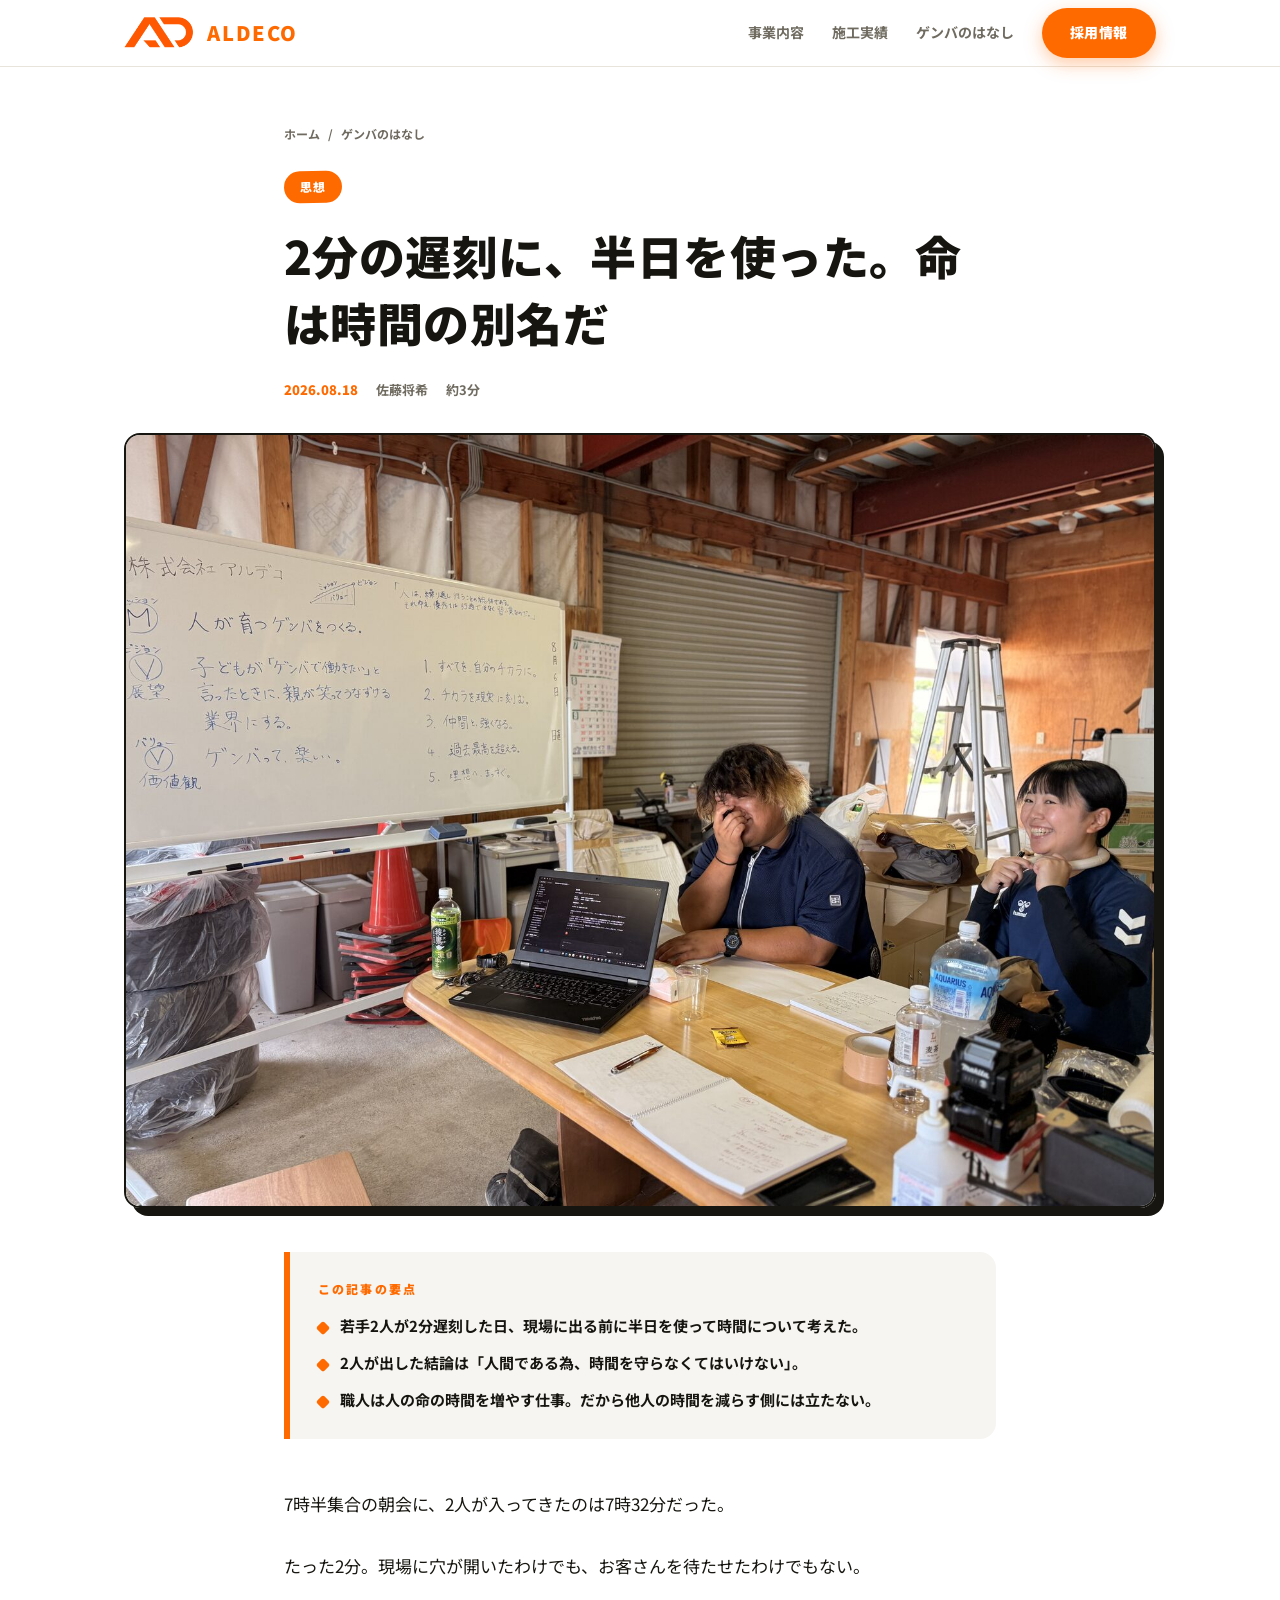
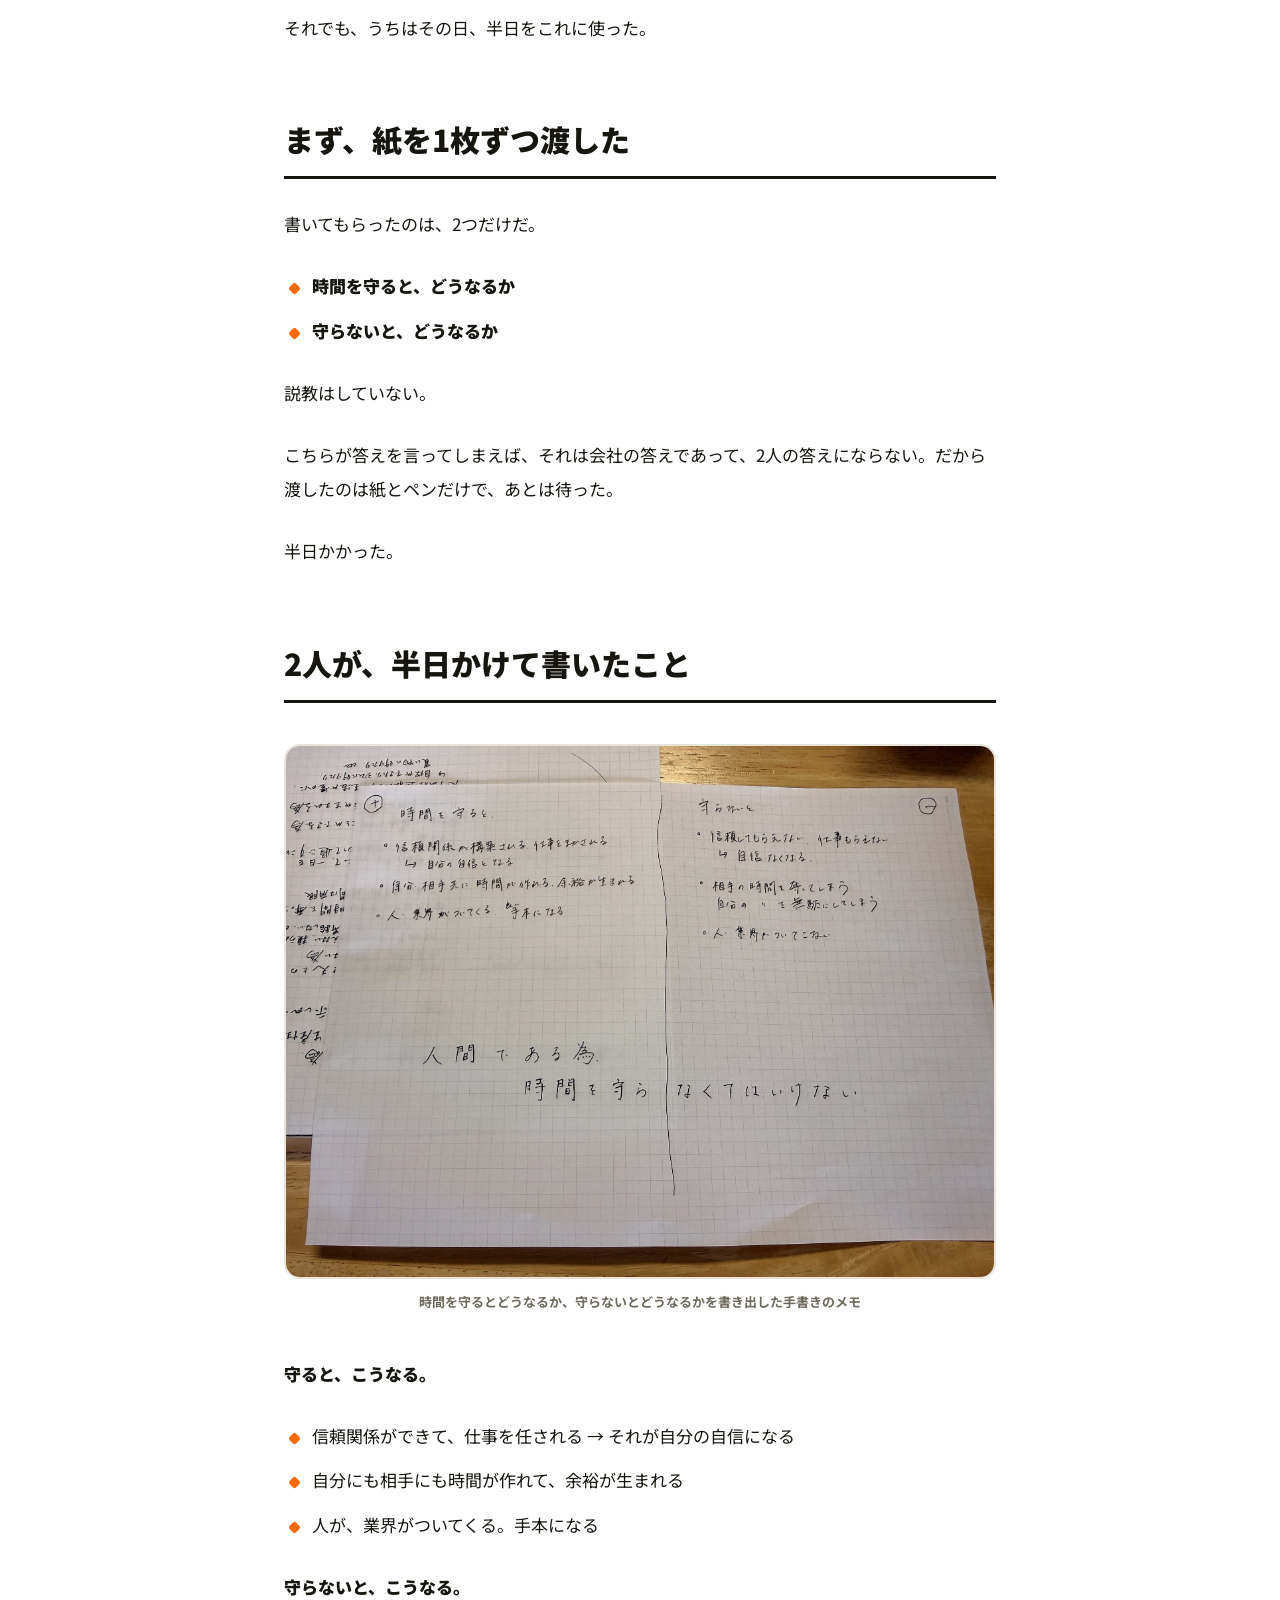
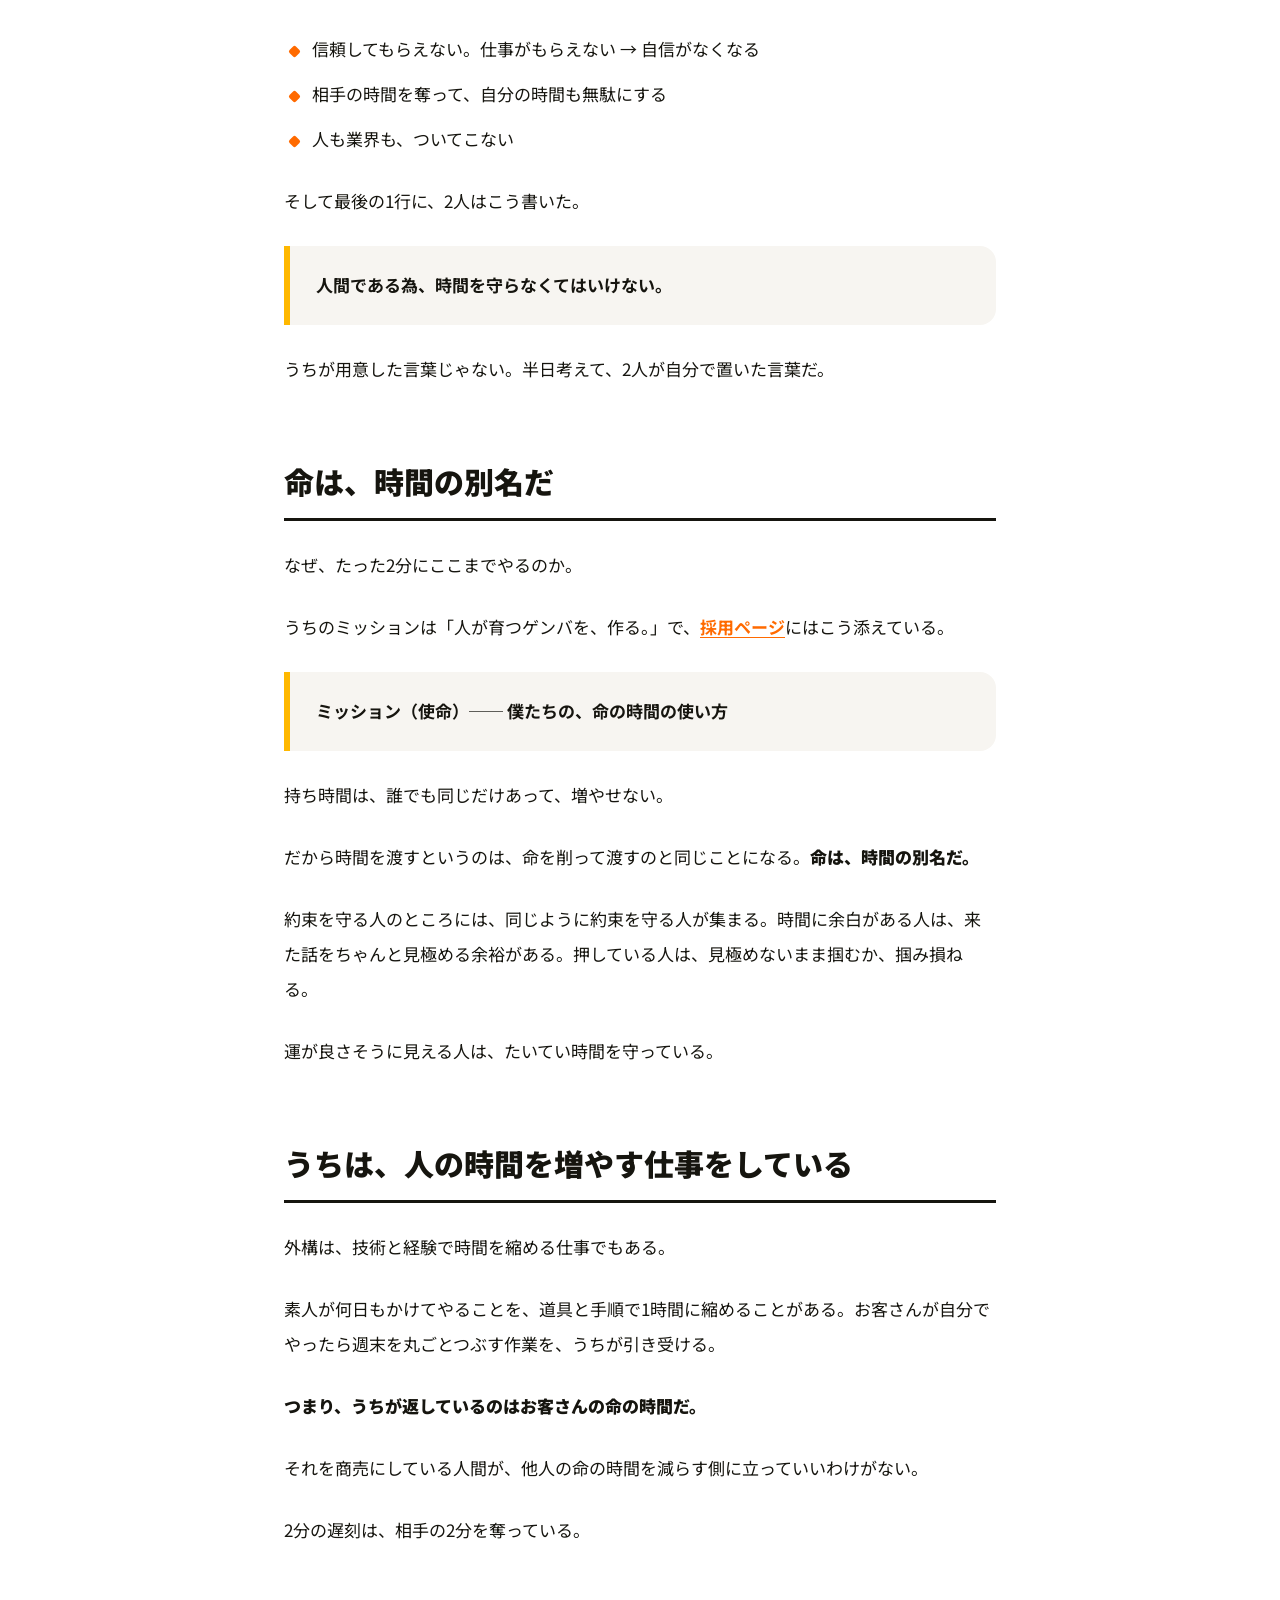
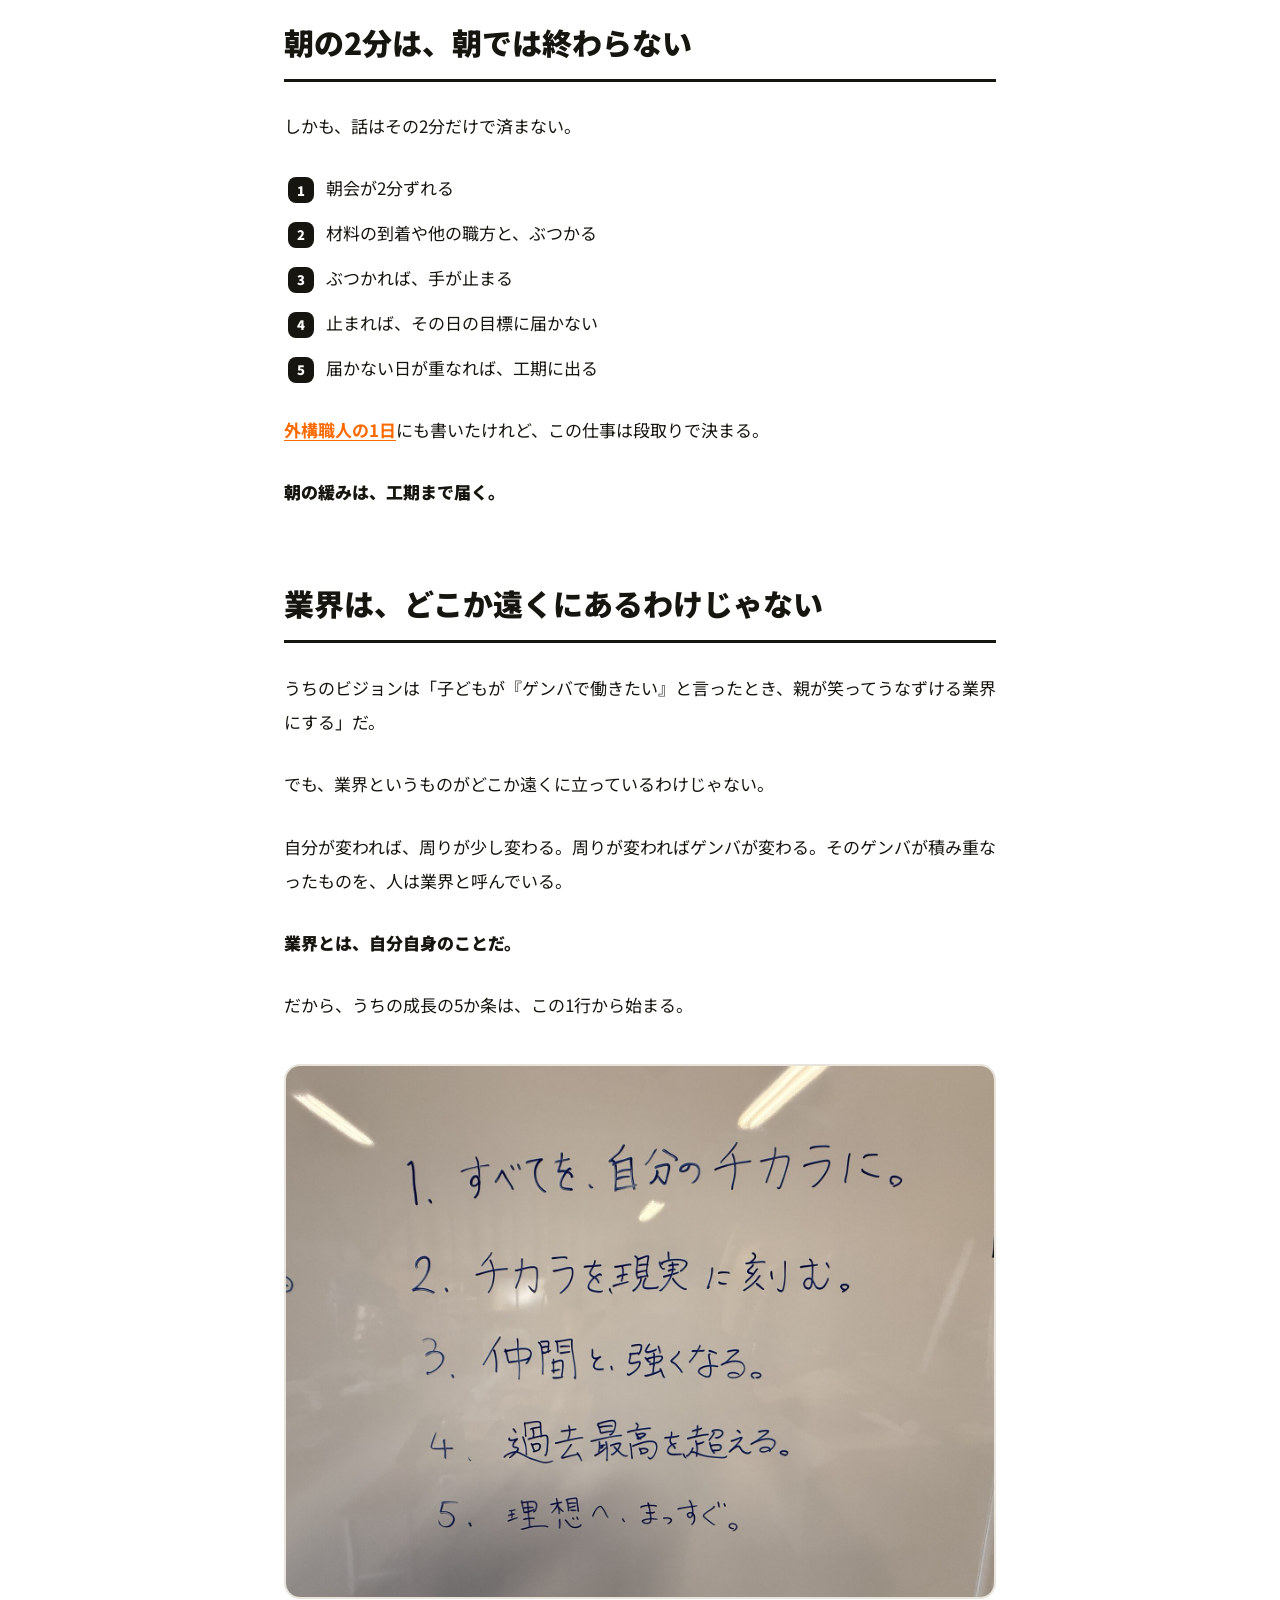
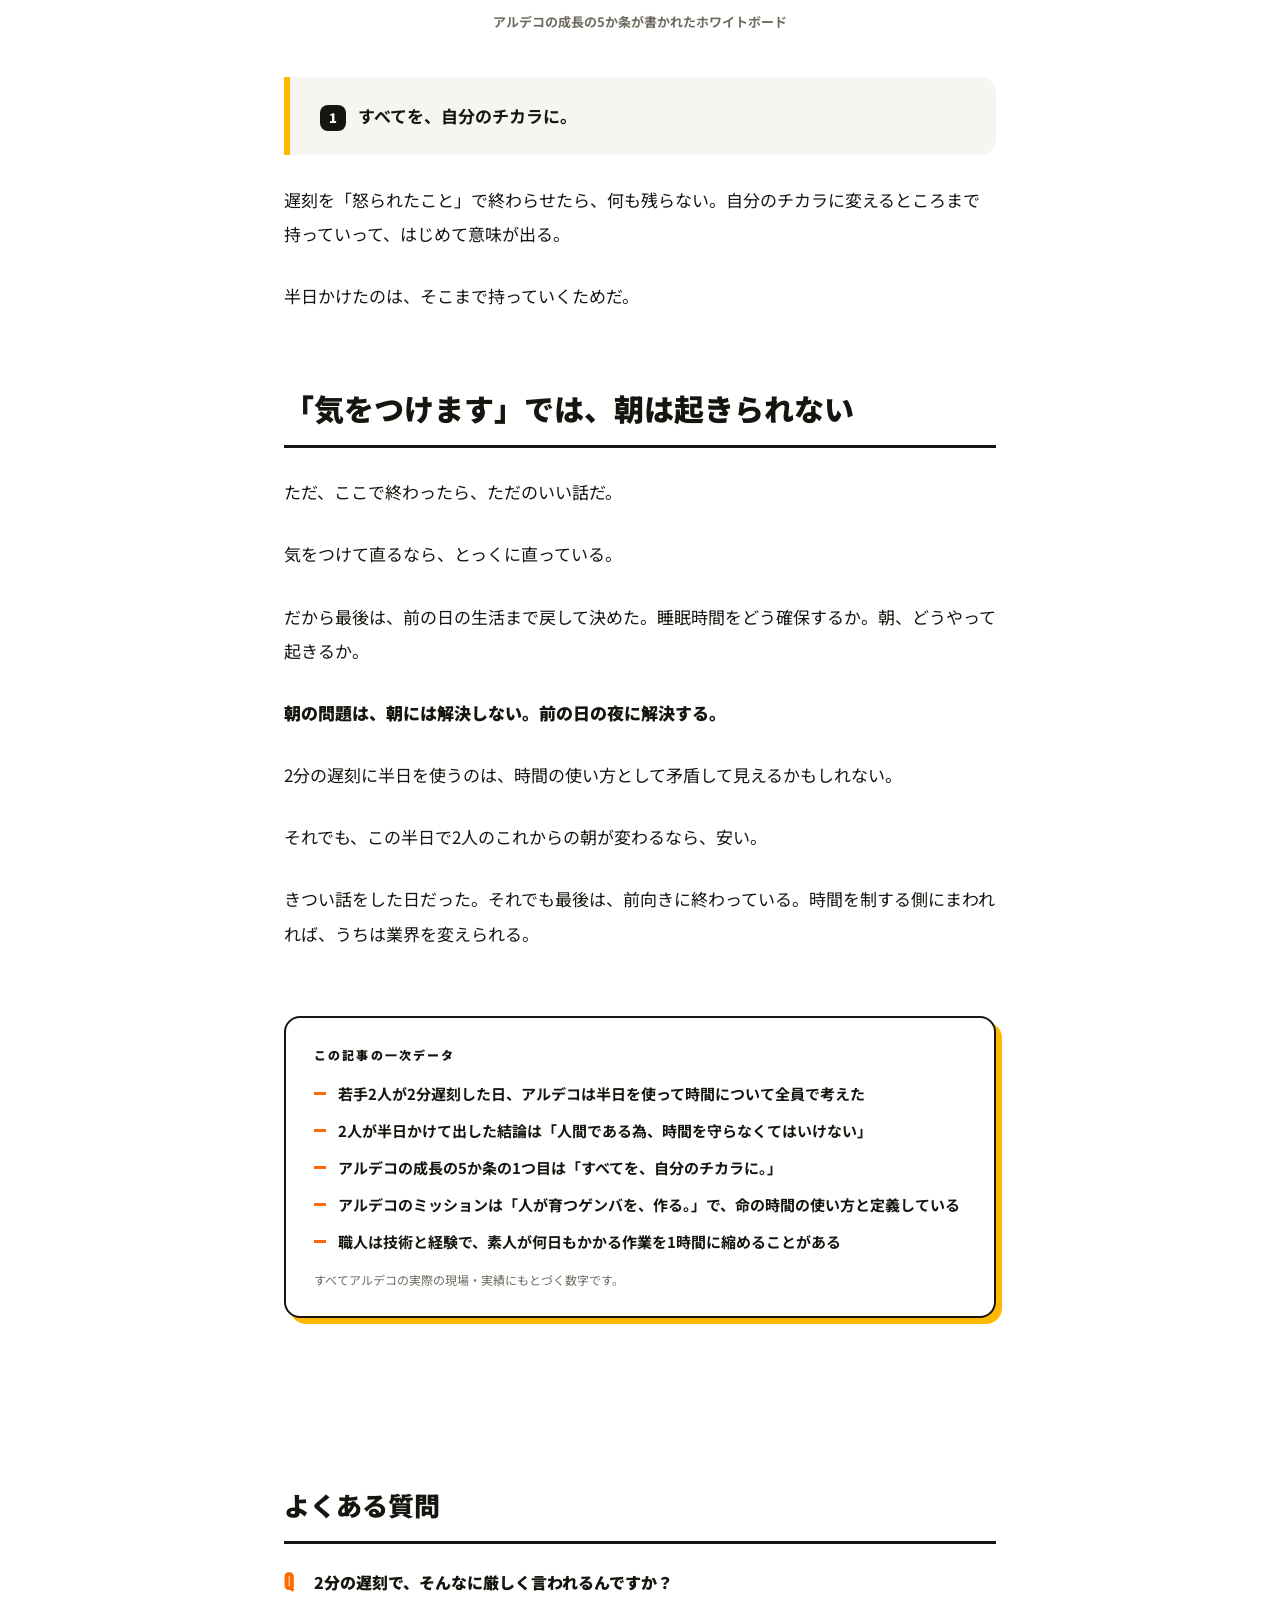
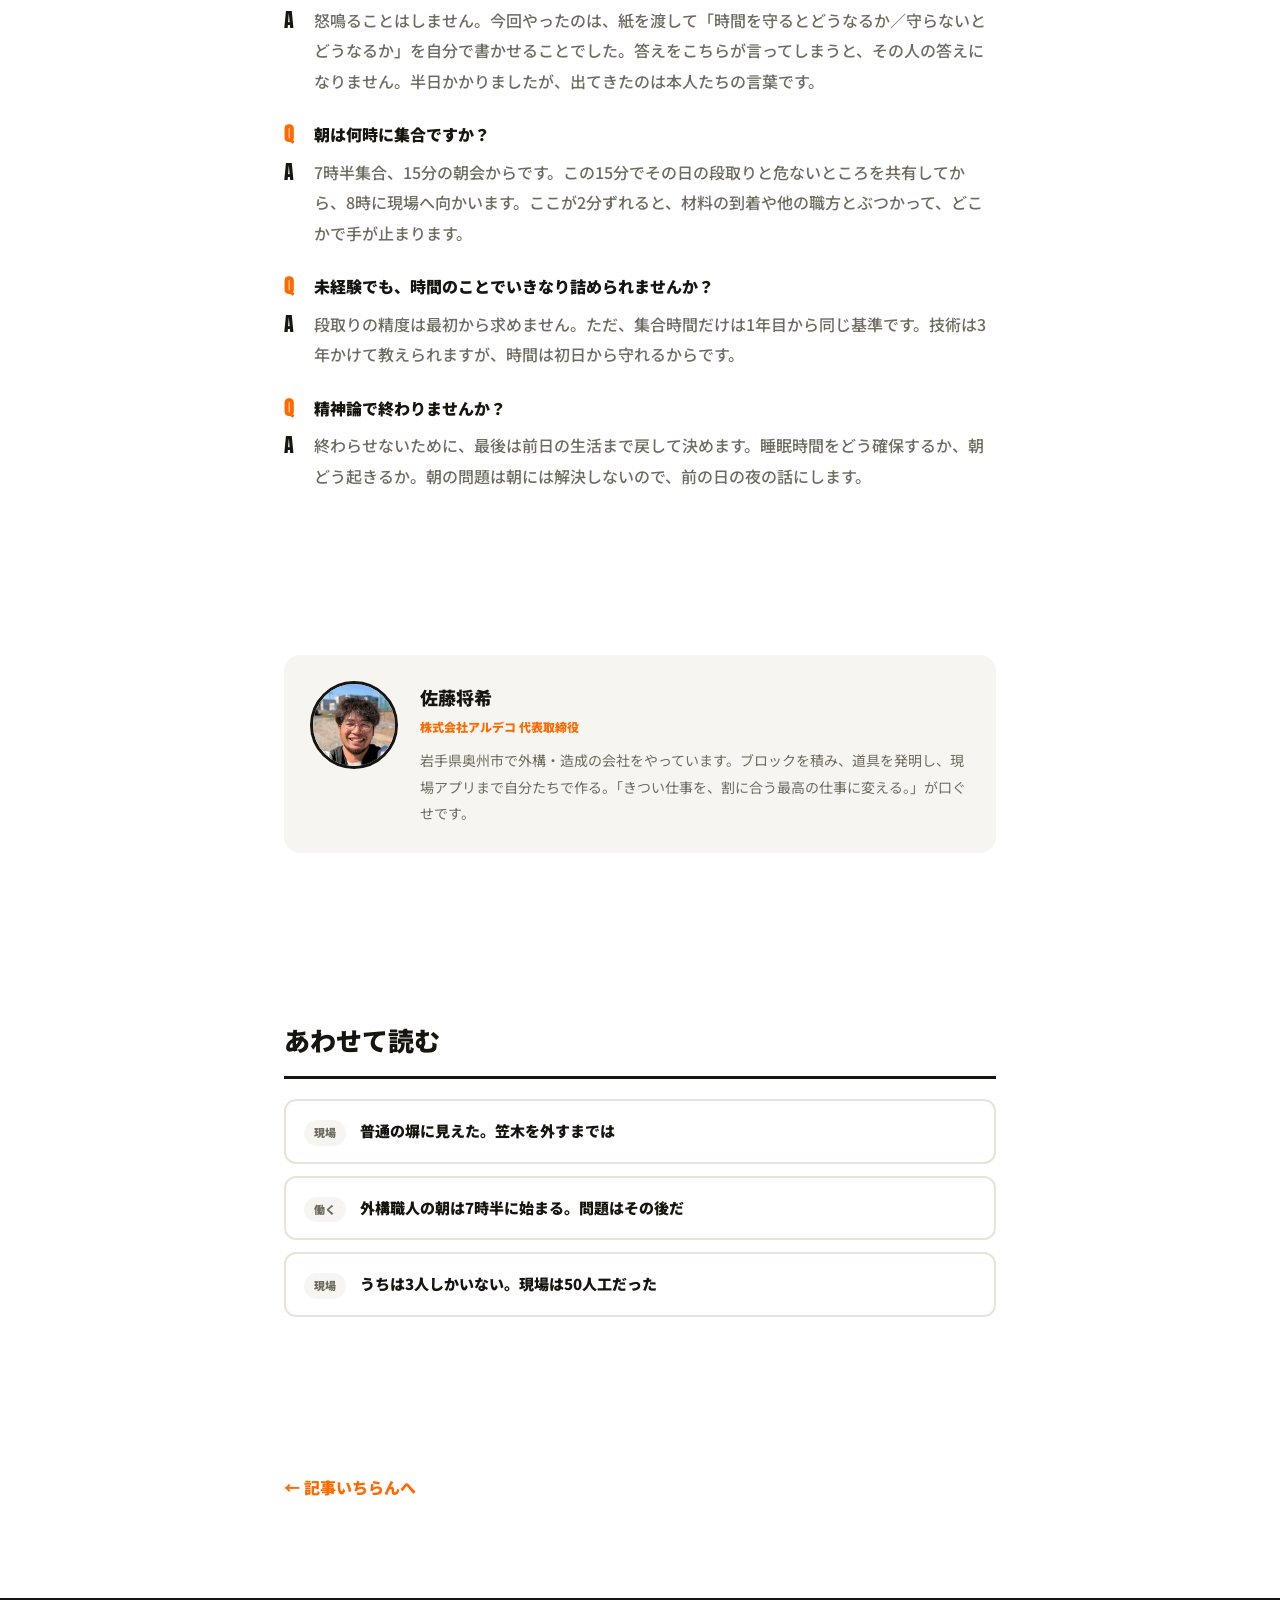
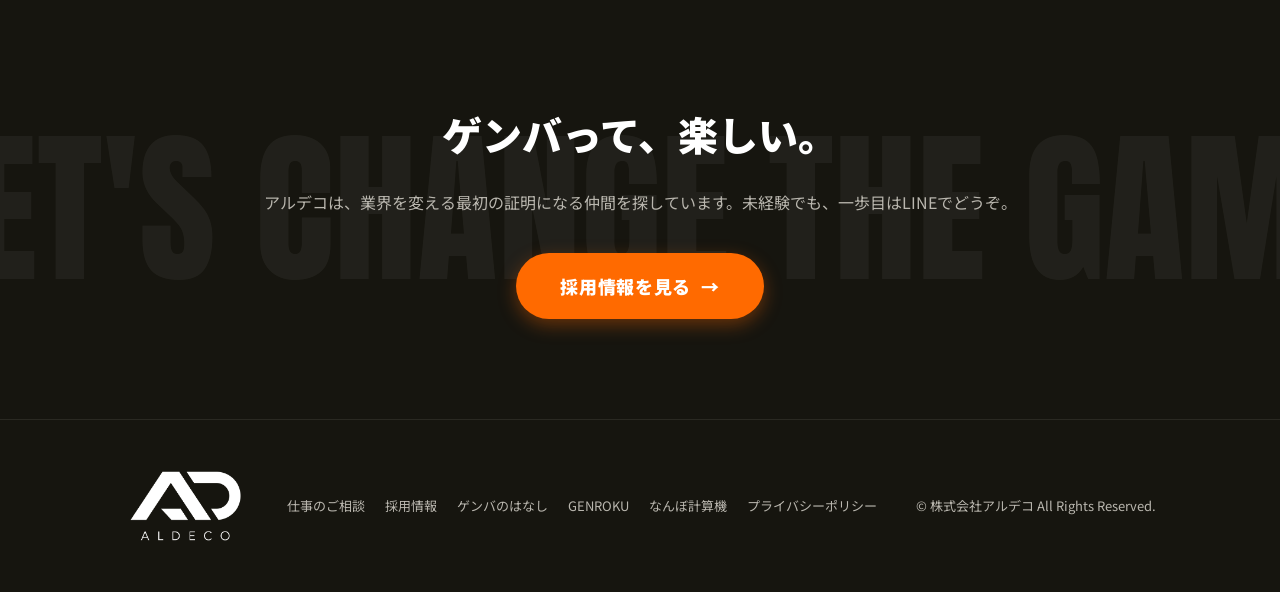
<file: blog/2fun-no-chikoku/index.html>
<!DOCTYPE html>
<html lang="ja">
<head>
<meta charset="UTF-8">
<meta name="viewport" content="width=device-width, initial-scale=1.0">
<title>2分の遅刻に、半日を使った。命は時間の別名だ｜アルデコのゲンバのはなし</title>
<meta name="description" content="若手2人が2分遅れてきた日、アルデコは半日を使って「時間を守るとどうなるか」を考えました。2人が出した結論と、なぜ外構職人にとって時間が命そのものなのかを書きます。">
<link rel="canonical" href="https://aldeco.co.jp/blog/2fun-no-chikoku/">
<meta property="og:type" content="article">
<meta property="og:site_name" content="株式会社アルデコ（ALDECO）">
<meta property="og:title" content="2分の遅刻に、半日を使った。命は時間の別名だ｜アルデコのゲンバのはなし">
<meta property="og:description" content="若手2人が2分遅れてきた日、アルデコは半日を使って「時間を守るとどうなるか」を考えました。2人が出した結論と、なぜ外構職人にとって時間が命そのものなのかを書きます。">
<meta property="og:url" content="https://aldeco.co.jp/blog/2fun-no-chikoku/">
<meta property="og:image" content="https://aldeco.co.jp/img/blog/2fun-no-chikoku-2.jpg">
<meta name="twitter:card" content="summary_large_image">
<link rel="icon" type="image/png" href="/img/favicon.png">
<link rel="alternate" type="application/rss+xml" title="アルデコのゲンバのはなし" href="/blog/feed.xml">
<link rel="preconnect" href="https://fonts.googleapis.com">
<link rel="preconnect" href="https://fonts.gstatic.com" crossorigin>
<link href="https://fonts.googleapis.com/css2?family=Anton&family=Noto+Sans+JP:wght@400;500;700;900&display=swap" rel="stylesheet">
<link rel="stylesheet" href="/style.css">
<link rel="stylesheet" href="/blog.css">
<script type="application/ld+json">{"@context":"https://schema.org","@graph":[{"@type":"Organization","@id":"https://aldeco.co.jp/#organization","name":"株式会社アルデコ","alternateName":"ALDECO","url":"https://aldeco.co.jp/","logo":"https://aldeco.co.jp/img/logo-black.png","telephone":"080-4402-3343","address":{"@type":"PostalAddress","addressCountry":"JP","addressRegion":"岩手県","addressLocality":"奥州市","streetAddress":"水沢真城東五郎兵衛2"},"areaServed":"岩手県","knowsAbout":["外構工事","ブロック積み","宅地造成","土間コンクリート"]},{"@type":"BlogPosting","@id":"https://aldeco.co.jp/blog/2fun-no-chikoku/#article","headline":"2分の遅刻に、半日を使った。命は時間の別名だ","description":"若手2人が2分遅れてきた日、アルデコは半日を使って「時間を守るとどうなるか」を考えました。2人が出した結論と、なぜ外構職人にとって時間が命そのものなのかを書きます。","datePublished":"2026-08-18","dateModified":"2026-08-18","inLanguage":"ja","articleSection":"思想","keywords":"時間, 育成, 成長の5か条, 未経験, 働き方","wordCount":1587,"image":"https://aldeco.co.jp/img/blog/2fun-no-chikoku-2.jpg","mainEntityOfPage":{"@type":"WebPage","@id":"https://aldeco.co.jp/blog/2fun-no-chikoku/"},"author":{"@type":"Person","name":"佐藤将希","jobTitle":"株式会社アルデコ 代表取締役","worksFor":{"@id":"https://aldeco.co.jp/#organization"}},"publisher":{"@id":"https://aldeco.co.jp/#organization"},"about":[{"@type":"Thing","name":"若手2人が2分遅刻した日、アルデコは半日を使って時間について全員で考えた"},{"@type":"Thing","name":"2人が半日かけて出した結論は「人間である為、時間を守らなくてはいけない」"},{"@type":"Thing","name":"アルデコの成長の5か条の1つ目は「すべてを、自分のチカラに。」"},{"@type":"Thing","name":"アルデコのミッションは「人が育つゲンバを、作る。」で、命の時間の使い方と定義している"},{"@type":"Thing","name":"職人は技術と経験で、素人が何日もかかる作業を1時間に縮めることがある"}]},{"@type":"BreadcrumbList","itemListElement":[{"@type":"ListItem","position":1,"name":"ホーム","item":"https://aldeco.co.jp/"},{"@type":"ListItem","position":2,"name":"ゲンバのはなし","item":"https://aldeco.co.jp/blog/"},{"@type":"ListItem","position":3,"name":"2分の遅刻に、半日を使った。命は時間の別名だ","item":"https://aldeco.co.jp/blog/2fun-no-chikoku/"}]},{"@type":"FAQPage","mainEntity":[{"@type":"Question","name":"2分の遅刻で、そんなに厳しく言われるんですか？","acceptedAnswer":{"@type":"Answer","text":"怒鳴ることはしません。今回やったのは、紙を渡して「時間を守るとどうなるか／守らないとどうなるか」を自分で書かせることでした。答えをこちらが言ってしまうと、その人の答えになりません。半日かかりましたが、出てきたのは本人たちの言葉です。"}},{"@type":"Question","name":"朝は何時に集合ですか？","acceptedAnswer":{"@type":"Answer","text":"7時半集合、15分の朝会からです。この15分でその日の段取りと危ないところを共有してから、8時に現場へ向かいます。ここが2分ずれると、材料の到着や他の職方とぶつかって、どこかで手が止まります。"}},{"@type":"Question","name":"未経験でも、時間のことでいきなり詰められませんか？","acceptedAnswer":{"@type":"Answer","text":"段取りの精度は最初から求めません。ただ、集合時間だけは1年目から同じ基準です。技術は3年かけて教えられますが、時間は初日から守れるからです。"}},{"@type":"Question","name":"精神論で終わりませんか？","acceptedAnswer":{"@type":"Answer","text":"終わらせないために、最後は前日の生活まで戻して決めます。睡眠時間をどう確保するか、朝どう起きるか。朝の問題は朝には解決しないので、前の日の夜の話にします。"}}]}]}</script>
<meta name="google-site-verification" content="G8R8m3gar3-l_zCH6oKk3zuVZLrA_u7wcCPGj2cS2X8">
<script async src="https://www.googletagmanager.com/gtag/js?id=G-1KLHYNGL5F"></script>
<script>
window.dataLayer=window.dataLayer||[];function gtag(){dataLayer.push(arguments)}
gtag('js',new Date());gtag('config','G-1KLHYNGL5F');
document.addEventListener('click',function(e){
  var a=e.target&&e.target.closest?e.target.closest('a'):null;if(!a)return;
  var h=a.getAttribute('href')||'',from=location.pathname;
  if(h.indexOf('/recruit/')===0||h.indexOf('#entry')===0)gtag('event','recruit_click',{link_url:h,from:from});
  if(h.indexOf('lin.ee')>-1||h.indexOf('line.me')>-1)gtag('event','line_click',{from:from});
  if(h.indexOf('tel:')===0)gtag('event','tel_click',{from:from});
},{passive:true});
</script>
</head>
<body class="is-blog">

<header>
  <div class="container nav">
    <a href="/" class="logo"><img src="/img/mark-allorange.png" alt="ALDECO ロゴ"><span>ALDECO</span></a>
    <nav class="nav-links">
      <a href="/#business" class="hide-sp">事業内容</a>
      <a href="/#works" class="hide-sp">施工実績</a>
      <a href="/blog/">ゲンバのはなし</a>
      <a href="/recruit/" class="btn">採用情報</a>
    </nav>
  </div>
</header>

<article class="post">
  <div class="post-head">
    <div class="container narrow">
      <nav class="breadcrumb"><a href="/">ホーム</a><span>/</span><a href="/blog/">ゲンバのはなし</a></nav>
      <p class="post-cat">思想</p>
      <h1>2分の遅刻に、半日を使った。命は時間の別名だ</h1>
      <p class="post-meta">
        <time datetime="2026-08-18">2026.08.18</time>
        <span>佐藤将希</span>
        <span>約3分</span>
      </p>
    </div>
  </div>
  <figure class="post-hero"><img src="/img/blog/2fun-no-chikoku-2.jpg" alt="事務所のホワイトボードの前で話し合うアルデコのメンバー" loading="eager" decoding="async"></figure>
  <div class="container narrow">
    <div class="post-summary">
      <p class="post-summary-title">この記事の要点</p>
      <ul><li>若手2人が2分遅刻した日、現場に出る前に半日を使って時間について考えた。</li><li>2人が出した結論は「人間である為、時間を守らなくてはいけない」。</li><li>職人は人の命の時間を増やす仕事。だから他人の時間を減らす側には立たない。</li></ul>
    </div>
    <div class="post-body">
<p>7時半集合の朝会に、2人が入ってきたのは7時32分だった。</p>
<p>たった2分。現場に穴が開いたわけでも、お客さんを待たせたわけでもない。</p>
<p>それでも、うちはその日、半日をこれに使った。</p>
<h2>まず、紙を1枚ずつ渡した</h2>
<p>書いてもらったのは、2つだけだ。</p>
<ul><li><strong>時間を守ると、どうなるか</strong></li><li><strong>守らないと、どうなるか</strong></li></ul>
<p>説教はしていない。</p>
<p>こちらが答えを言ってしまえば、それは会社の答えであって、2人の答えにならない。だから渡したのは紙とペンだけで、あとは待った。</p>
<p>半日かかった。</p>
<h2>2人が、半日かけて書いたこと</h2>
<figure><img src="/img/blog/2fun-no-chikoku-3.jpg" alt="時間を守るとどうなるか、守らないとどうなるかを書き出した手書きのメモ" loading="lazy" decoding="async"><figcaption>時間を守るとどうなるか、守らないとどうなるかを書き出した手書きのメモ</figcaption></figure>
<p><strong>守ると、こうなる。</strong></p>
<ul><li>信頼関係ができて、仕事を任される → それが自分の自信になる</li><li>自分にも相手にも時間が作れて、余裕が生まれる</li><li>人が、業界がついてくる。手本になる</li></ul>
<p><strong>守らないと、こうなる。</strong></p>
<ul><li>信頼してもらえない。仕事がもらえない → 自信がなくなる</li><li>相手の時間を奪って、自分の時間も無駄にする</li><li>人も業界も、ついてこない</li></ul>
<p>そして最後の1行に、2人はこう書いた。</p>
<blockquote><p>人間である為、時間を守らなくてはいけない。</p></blockquote>
<p>うちが用意した言葉じゃない。半日考えて、2人が自分で置いた言葉だ。</p>
<h2>命は、時間の別名だ</h2>
<p>なぜ、たった2分にここまでやるのか。</p>
<p>うちのミッションは「人が育つゲンバを、作る。」で、<a href="/recruit/">採用ページ</a>にはこう添えている。</p>
<blockquote><p>ミッション（使命）── 僕たちの、命の時間の使い方</p></blockquote>
<p>持ち時間は、誰でも同じだけあって、増やせない。</p>
<p>だから時間を渡すというのは、命を削って渡すのと同じことになる。<strong>命は、時間の別名だ。</strong></p>
<p>約束を守る人のところには、同じように約束を守る人が集まる。時間に余白がある人は、来た話をちゃんと見極める余裕がある。押している人は、見極めないまま掴むか、掴み損ねる。</p>
<p>運が良さそうに見える人は、たいてい時間を守っている。</p>
<h2>うちは、人の時間を増やす仕事をしている</h2>
<p>外構は、技術と経験で時間を縮める仕事でもある。</p>
<p>素人が何日もかけてやることを、道具と手順で1時間に縮めることがある。お客さんが自分でやったら週末を丸ごとつぶす作業を、うちが引き受ける。</p>
<p><strong>つまり、うちが返しているのはお客さんの命の時間だ。</strong></p>
<p>それを商売にしている人間が、他人の命の時間を減らす側に立っていいわけがない。</p>
<p>2分の遅刻は、相手の2分を奪っている。</p>
<h2>朝の2分は、朝では終わらない</h2>
<p>しかも、話はその2分だけで済まない。</p>
<ol><li>朝会が2分ずれる</li><li>材料の到着や他の職方と、ぶつかる</li><li>ぶつかれば、手が止まる</li><li>止まれば、その日の目標に届かない</li><li>届かない日が重なれば、工期に出る</li></ol>
<p><a href="/blog/genba-1nichi/">外構職人の1日</a>にも書いたけれど、この仕事は段取りで決まる。</p>
<p><strong>朝の緩みは、工期まで届く。</strong></p>
<h2>業界は、どこか遠くにあるわけじゃない</h2>
<p>うちのビジョンは「子どもが『ゲンバで働きたい』と言ったとき、親が笑ってうなずける業界にする」だ。</p>
<p>でも、業界というものがどこか遠くに立っているわけじゃない。</p>
<p>自分が変われば、周りが少し変わる。周りが変わればゲンバが変わる。そのゲンバが積み重なったものを、人は業界と呼んでいる。</p>
<p><strong>業界とは、自分自身のことだ。</strong></p>
<p>だから、うちの成長の5か条は、この1行から始まる。</p>
<figure><img src="/img/blog/2fun-no-chikoku-4.jpg" alt="アルデコの成長の5か条が書かれたホワイトボード" loading="lazy" decoding="async"><figcaption>アルデコの成長の5か条が書かれたホワイトボード</figcaption></figure>
<blockquote><ol><li>すべてを、自分のチカラに。</li></ol></blockquote>
<p>遅刻を「怒られたこと」で終わらせたら、何も残らない。自分のチカラに変えるところまで持っていって、はじめて意味が出る。</p>
<p>半日かけたのは、そこまで持っていくためだ。</p>
<h2>「気をつけます」では、朝は起きられない</h2>
<p>ただ、ここで終わったら、ただのいい話だ。</p>
<p>気をつけて直るなら、とっくに直っている。</p>
<p>だから最後は、前の日の生活まで戻して決めた。睡眠時間をどう確保するか。朝、どうやって起きるか。</p>
<p><strong>朝の問題は、朝には解決しない。前の日の夜に解決する。</strong></p>
<p>2分の遅刻に半日を使うのは、時間の使い方として矛盾して見えるかもしれない。</p>
<p>それでも、この半日で2人のこれからの朝が変わるなら、安い。</p>
<p>きつい話をした日だった。それでも最後は、前向きに終わっている。時間を制する側にまわれれば、うちは業界を変えられる。</p>
    </div>
    
<aside class="post-facts">
  <p class="post-facts-title">この記事の一次データ</p>
  <ul><li>若手2人が2分遅刻した日、アルデコは半日を使って時間について全員で考えた</li><li>2人が半日かけて出した結論は「人間である為、時間を守らなくてはいけない」</li><li>アルデコの成長の5か条の1つ目は「すべてを、自分のチカラに。」</li><li>アルデコのミッションは「人が育つゲンバを、作る。」で、命の時間の使い方と定義している</li><li>職人は技術と経験で、素人が何日もかかる作業を1時間に縮めることがある</li></ul>
  <p class="post-facts-note">すべてアルデコの実際の現場・実績にもとづく数字です。</p>
</aside>
    
<section class="post-faq">
  <h2>よくある質問</h2>
  <dl><dt>2分の遅刻で、そんなに厳しく言われるんですか？</dt><dd>怒鳴ることはしません。今回やったのは、紙を渡して「時間を守るとどうなるか／守らないとどうなるか」を自分で書かせることでした。答えをこちらが言ってしまうと、その人の答えになりません。半日かかりましたが、出てきたのは本人たちの言葉です。</dd><dt>朝は何時に集合ですか？</dt><dd>7時半集合、15分の朝会からです。この15分でその日の段取りと危ないところを共有してから、8時に現場へ向かいます。ここが2分ずれると、材料の到着や他の職方とぶつかって、どこかで手が止まります。</dd><dt>未経験でも、時間のことでいきなり詰められませんか？</dt><dd>段取りの精度は最初から求めません。ただ、集合時間だけは1年目から同じ基準です。技術は3年かけて教えられますが、時間は初日から守れるからです。</dd><dt>精神論で終わりませんか？</dt><dd>終わらせないために、最後は前日の生活まで戻して決めます。睡眠時間をどう確保するか、朝どう起きるか。朝の問題は朝には解決しないので、前の日の夜の話にします。</dd></dl>
</section>
    
<aside class="post-author">
  <img src="/img/daihyo.jpg" alt="佐藤将希" loading="lazy">
  <div>
    <p class="post-author-name">佐藤将希<span>株式会社アルデコ 代表取締役</span></p>
    <p class="post-author-bio">岩手県奥州市で外構・造成の会社をやっています。ブロックを積み、道具を発明し、現場アプリまで自分たちで作る。「きつい仕事を、割に合う最高の仕事に変える。」が口ぐせです。</p>
  </div>
</aside>
    
<section class="post-related">
  <h2>あわせて読む</h2>
  <ul><li><a href="/blog/kasagi-kaitai/"><span class="rel-cat">現場</span><span class="rel-title">普通の塀に見えた。笠木を外すまでは</span></a></li><li><a href="/blog/genba-1nichi/"><span class="rel-cat">働く</span><span class="rel-title">外構職人の朝は7時半に始まる。問題はその後だ</span></a></li><li><a href="/blog/kanegasaki-50ninku/"><span class="rel-cat">現場</span><span class="rel-title">うちは3人しかいない。現場は50人工だった</span></a></li></ul>
</section>
    <p class="post-back"><a href="/blog/">← 記事いちらんへ</a></p>
  </div>
</article>

<div class="cta-band">
  <div class="container">
    <h2>ゲンバって、楽しい。</h2>
    <p>アルデコは、業界を変える最初の証明になる仲間を探しています。未経験でも、一歩目はLINEでどうぞ。</p>
    <a href="/recruit/" class="btn big">採用情報を見る</a>
  </div>
</div>

<footer>
  <div class="container foot">
    <img src="/img/logo-allwhite.png" alt="株式会社アルデコ" class="logo-img">
    <nav class="foot-nav">
      <a href="/#contact">仕事のご相談</a>
      <a href="/recruit/">採用情報</a>
      <a href="/blog/">ゲンバのはなし</a>
      <a href="https://genroku.app" target="_blank" rel="noopener">GENROKU</a>
      <a href="https://nambo.app" target="_blank" rel="noopener">なんぼ計算機</a>
      <a href="/privacy/">プライバシーポリシー</a>
    </nav>
    <span>© 株式会社アルデコ All Rights Reserved.</span>
  </div>
</footer>
</body>
</html>
</file>
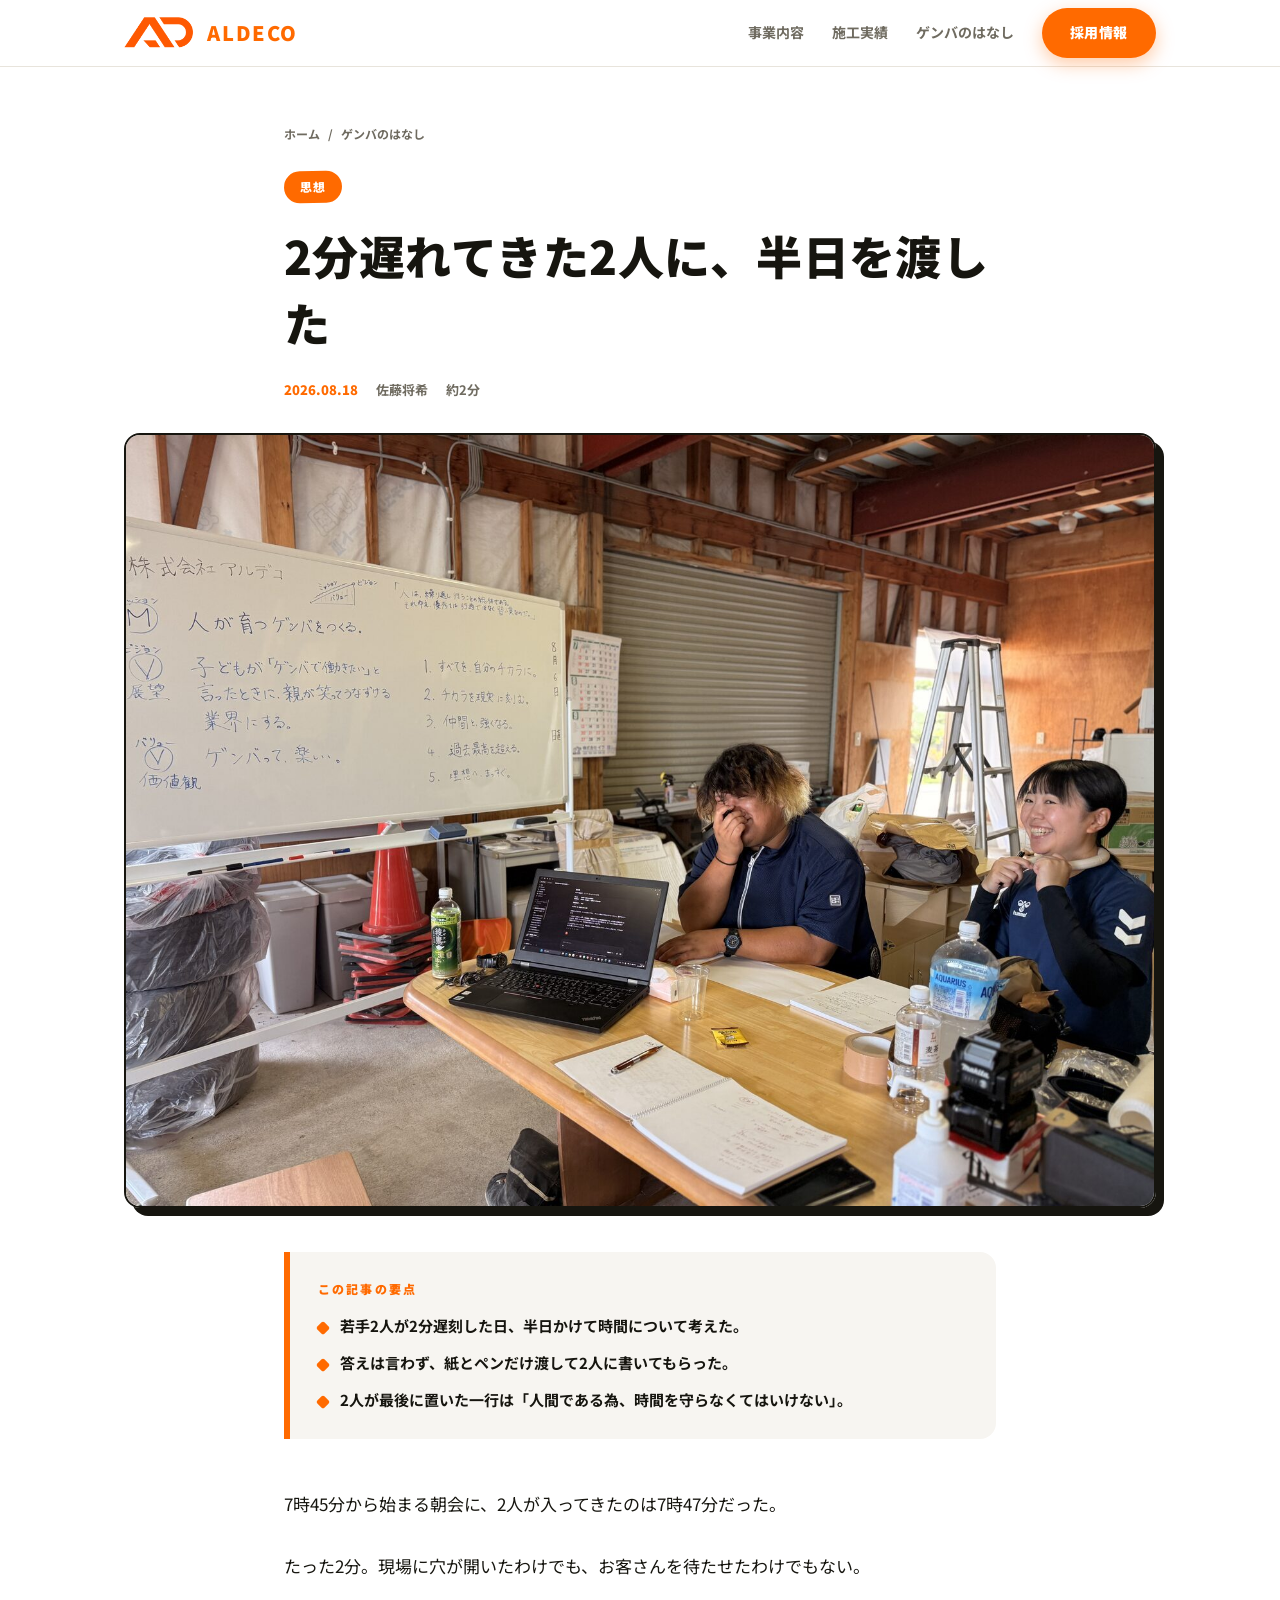
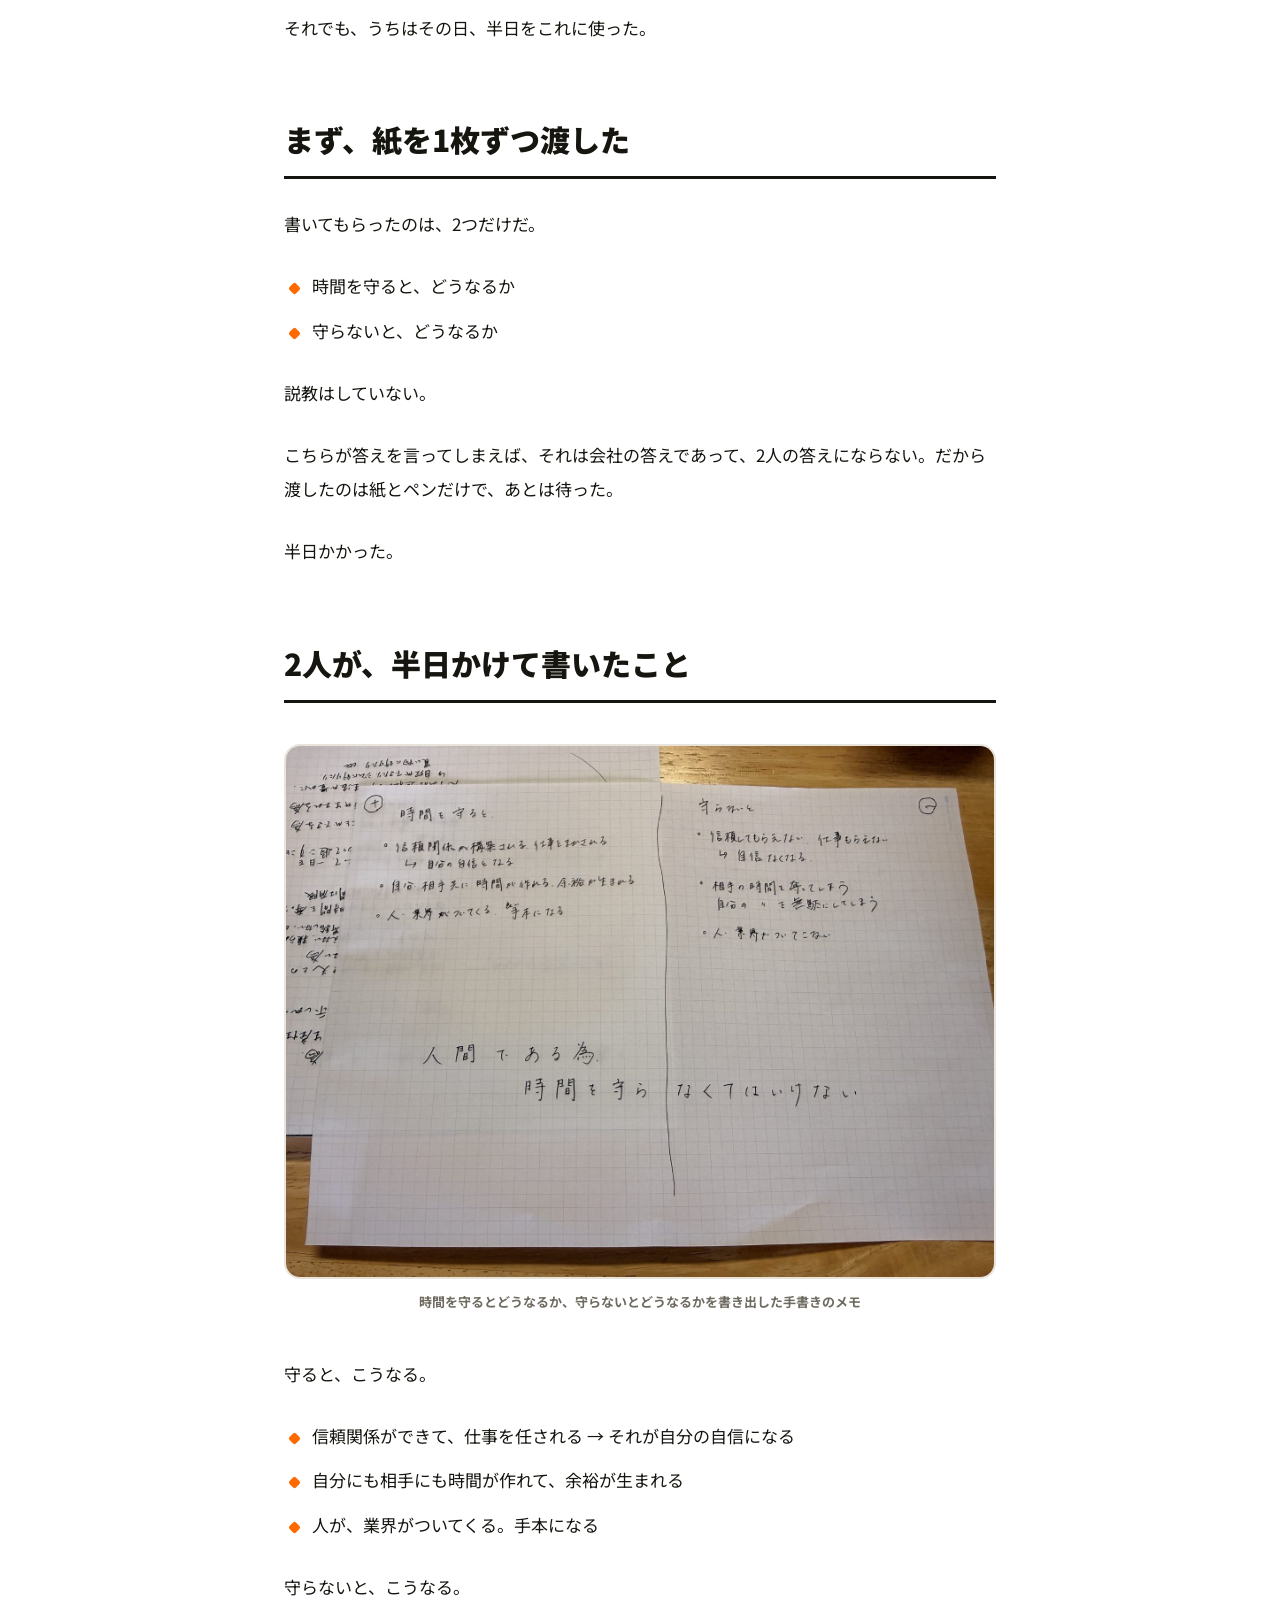
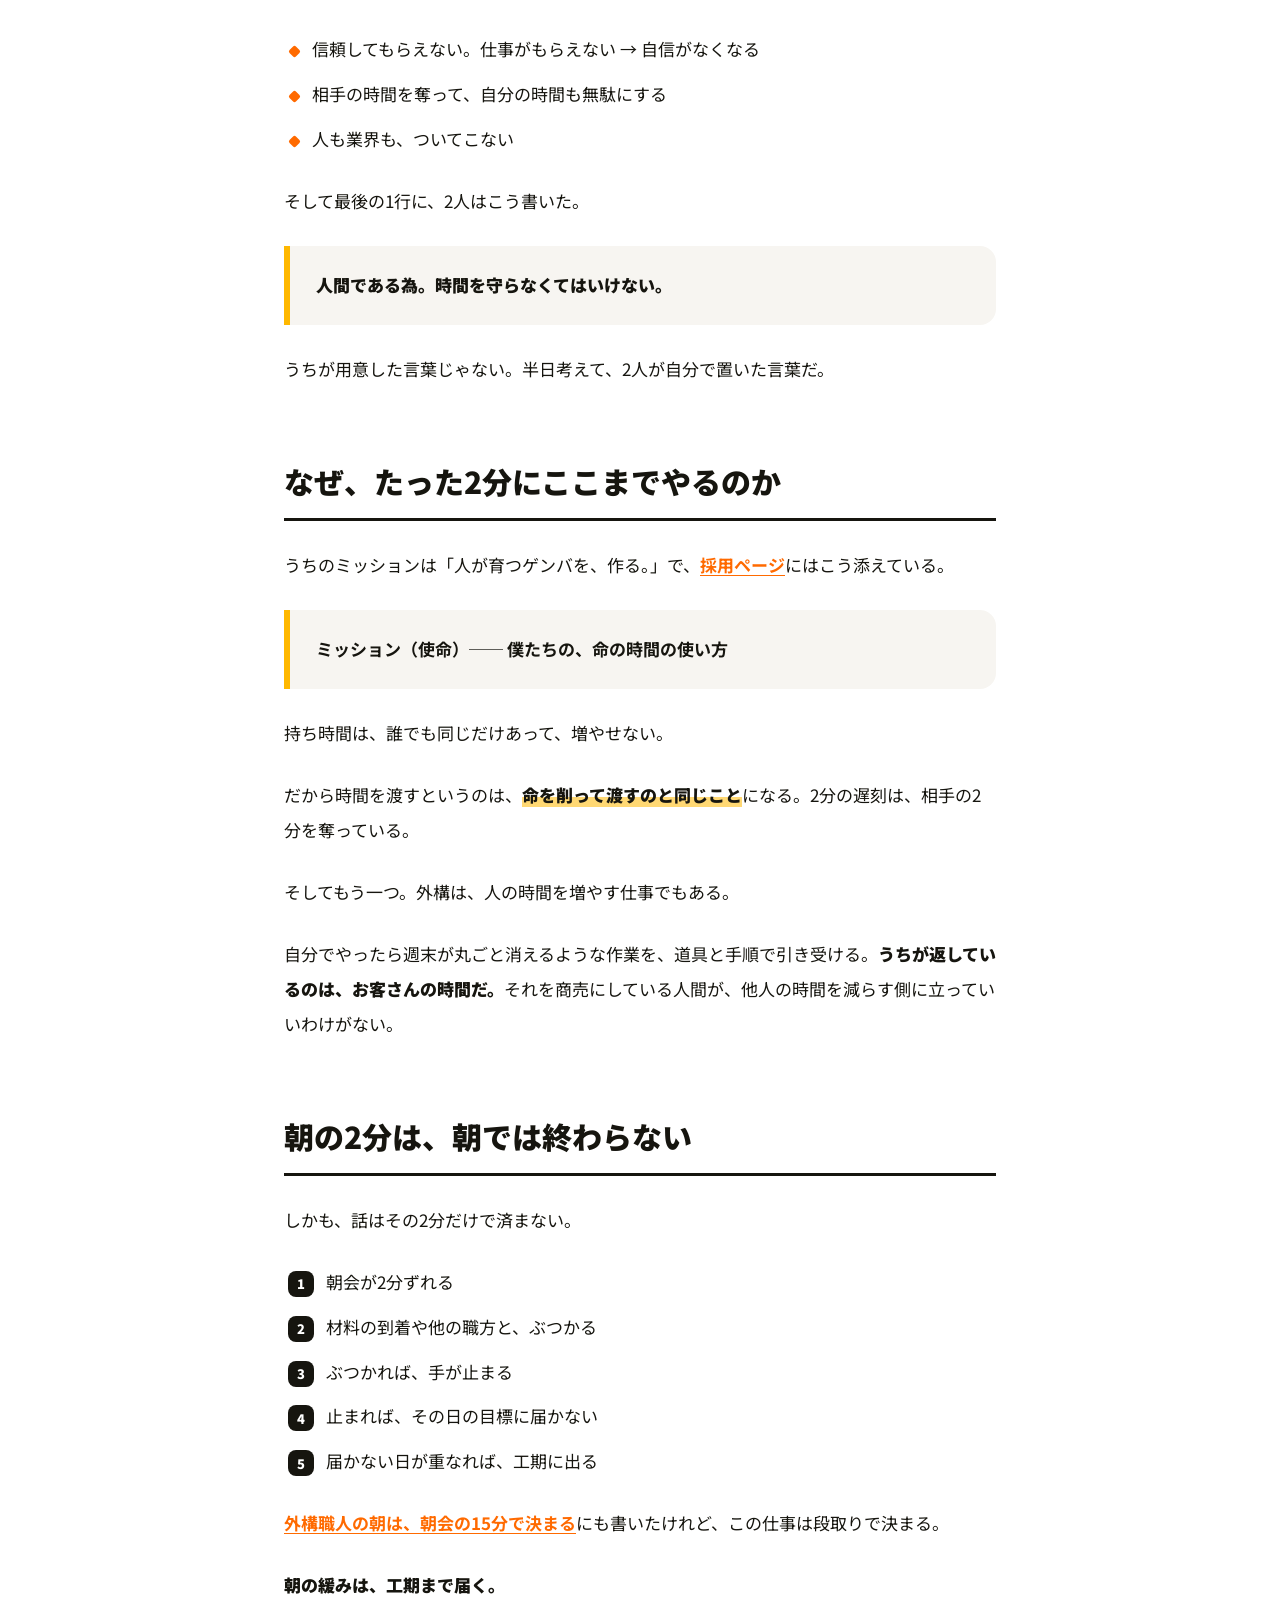
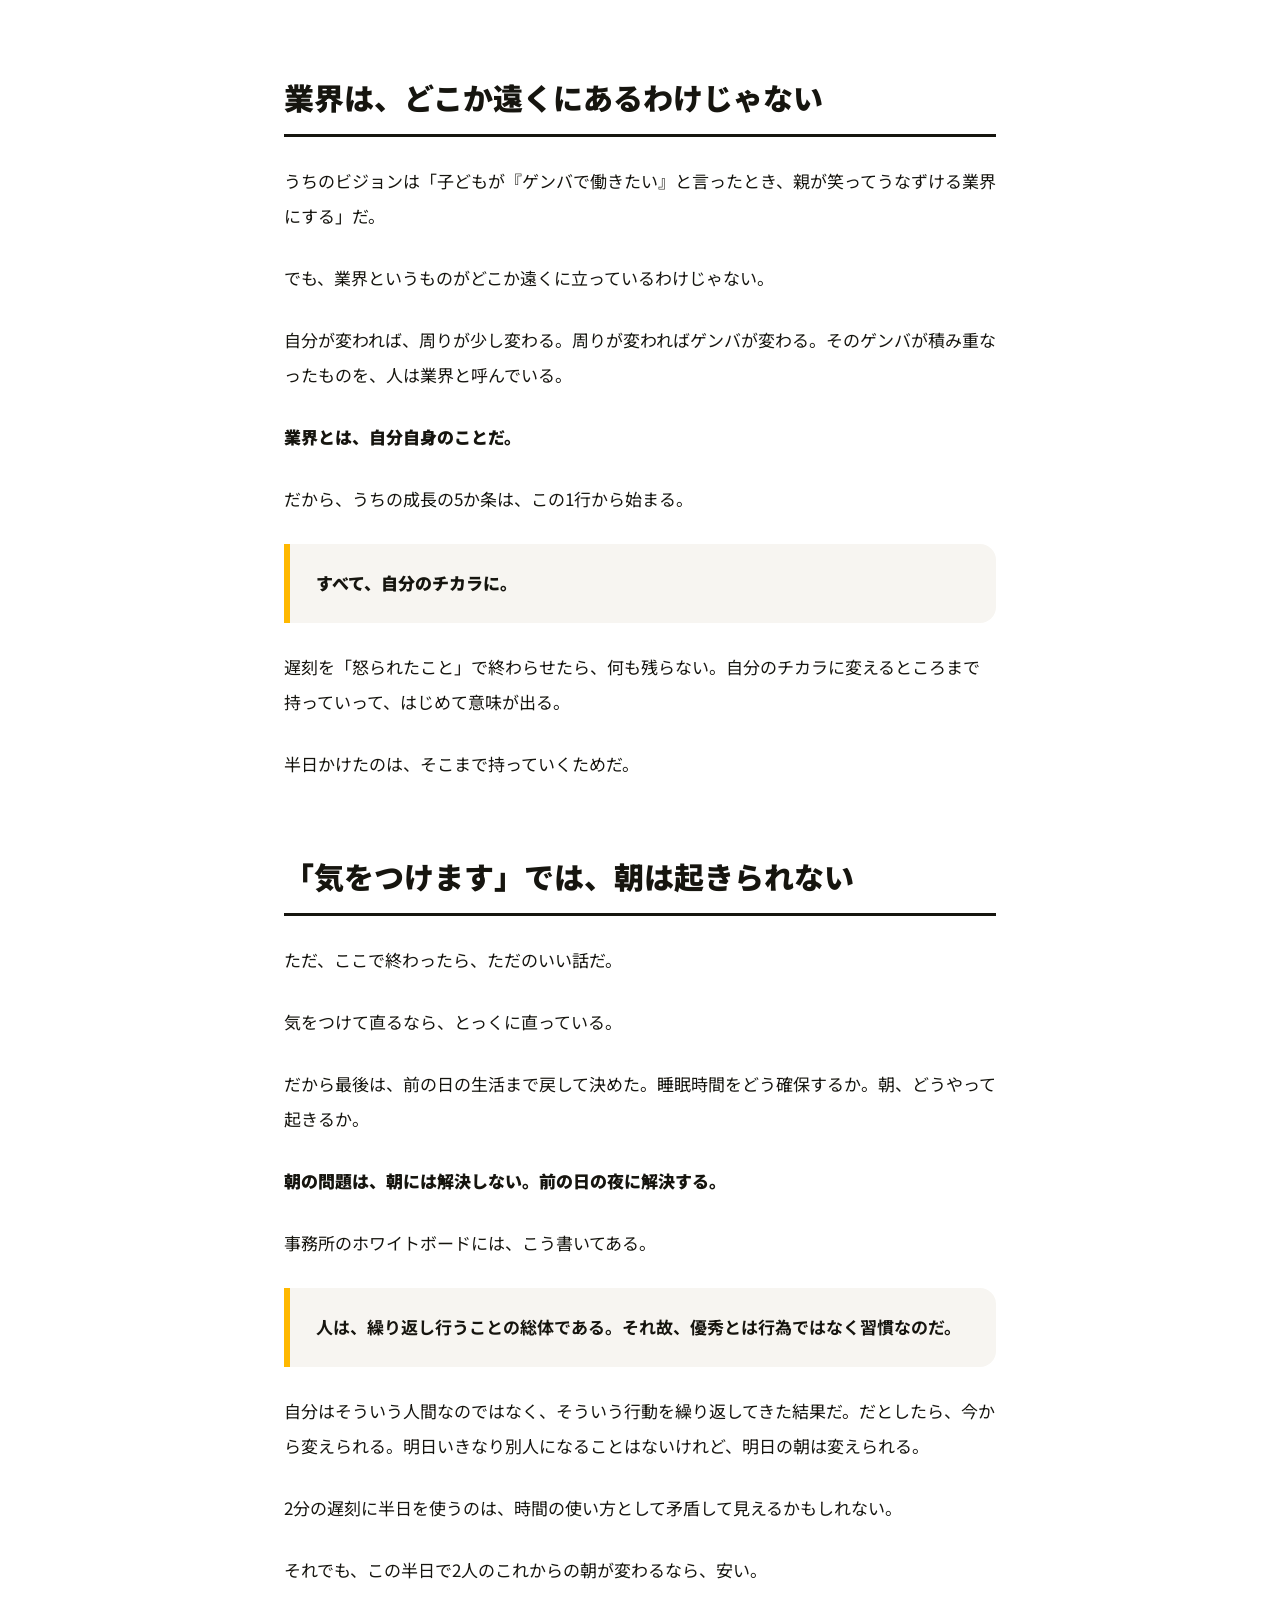
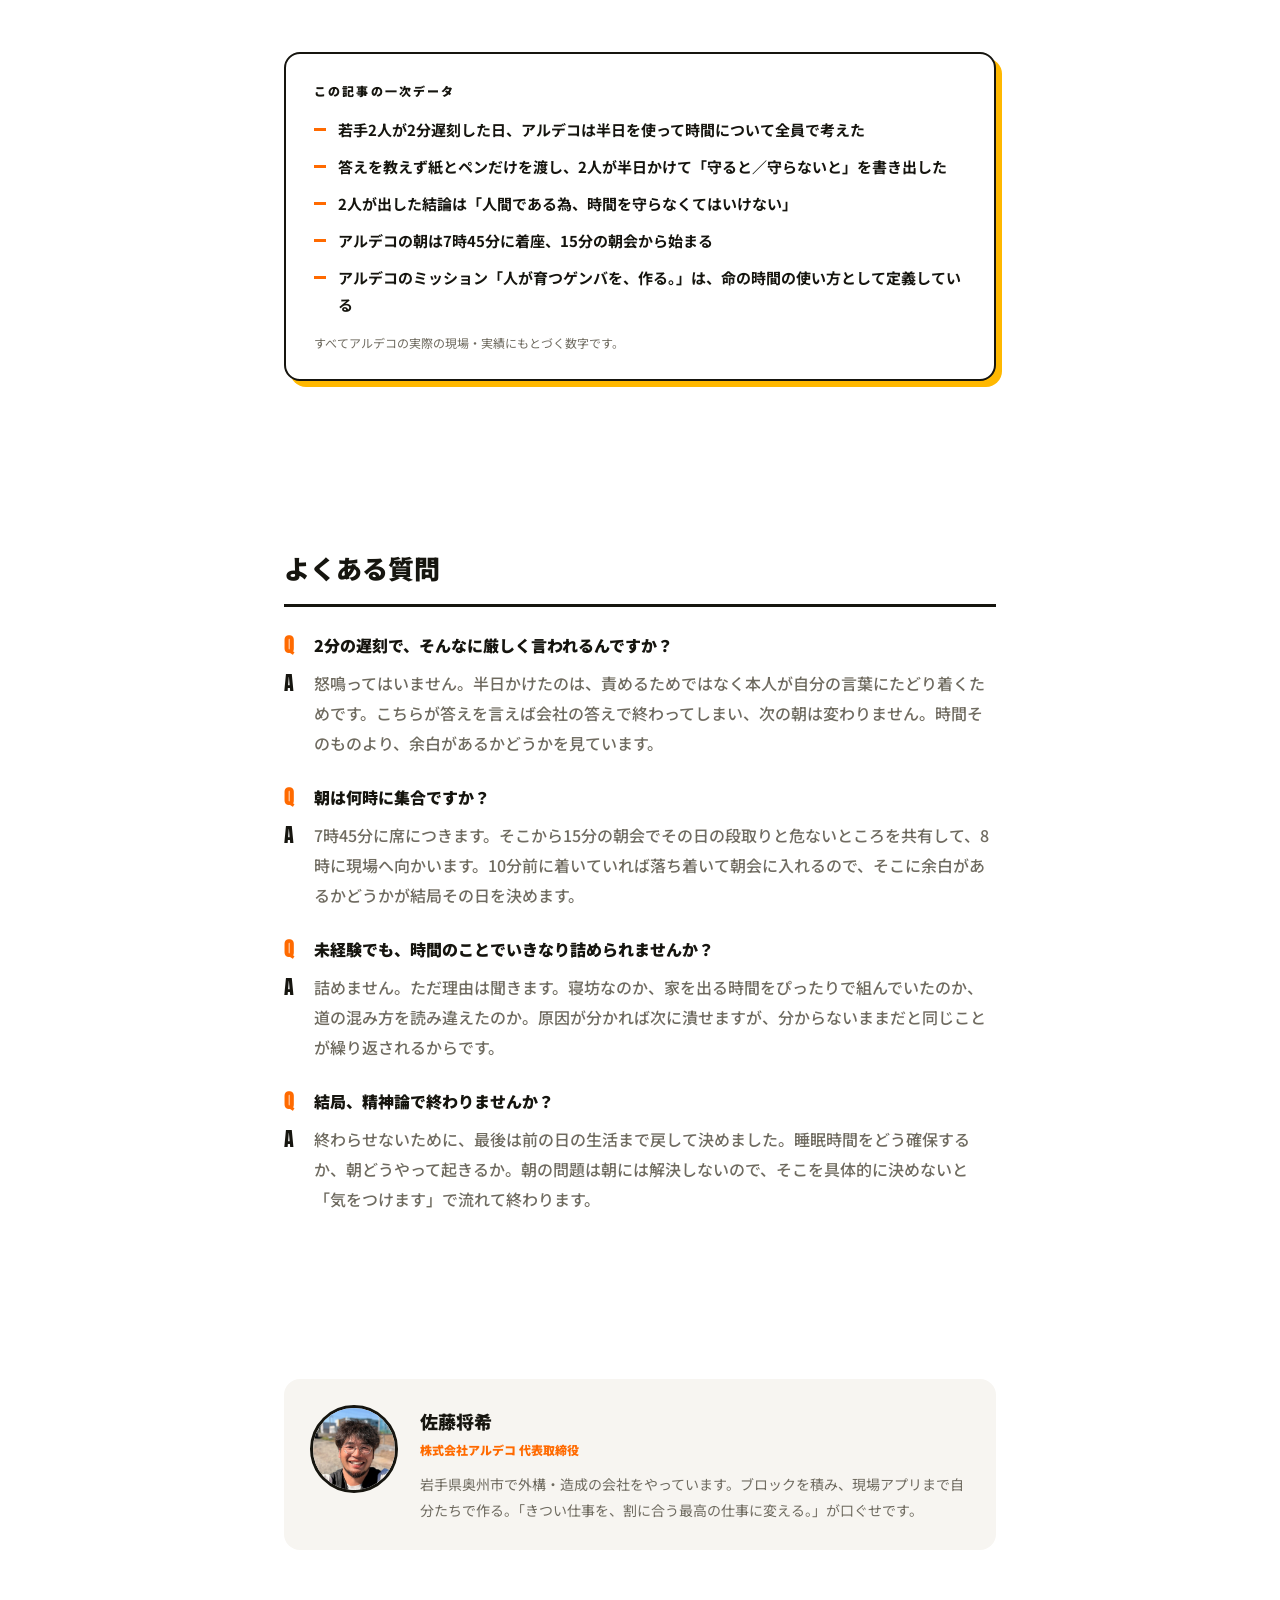
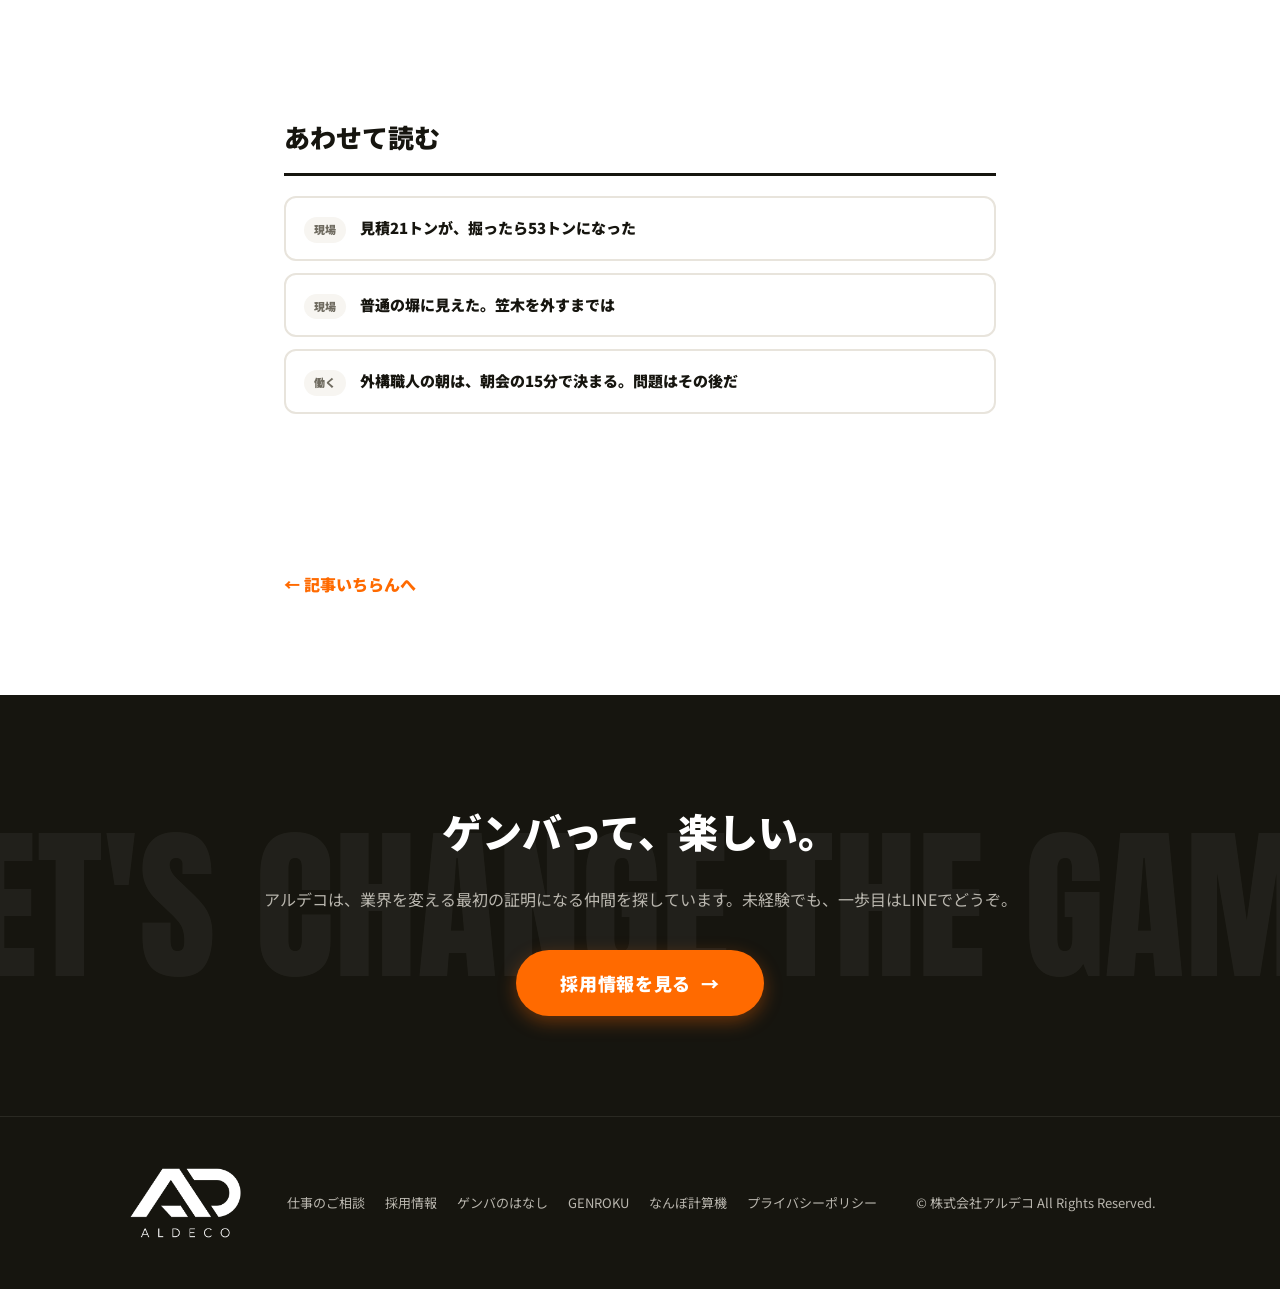
<file: blog/2funnochikoku/index.html>
<!DOCTYPE html>
<html lang="ja">
<head>
<meta charset="UTF-8">
<meta name="viewport" content="width=device-width, initial-scale=1.0">
<title>2分遅れてきた2人に、半日を渡した｜アルデコのゲンバのはなし</title>
<meta name="description" content="若手2人が2分遅れてきた日、アルデコは半日を使って「時間を守るとどうなるか」を2人に書いてもらいました。説教はしていません。2人が自分で出した最後の一行を、そのまま載せます。">
<link rel="canonical" href="https://aldeco.co.jp/blog/2funnochikoku/">
<meta property="og:type" content="article">
<meta property="og:site_name" content="株式会社アルデコ（ALDECO）">
<meta property="og:title" content="2分遅れてきた2人に、半日を渡した｜アルデコのゲンバのはなし">
<meta property="og:description" content="若手2人が2分遅れてきた日、アルデコは半日を使って「時間を守るとどうなるか」を2人に書いてもらいました。説教はしていません。2人が自分で出した最後の一行を、そのまま載せます。">
<meta property="og:url" content="https://aldeco.co.jp/blog/2funnochikoku/">
<meta property="og:image" content="https://aldeco.co.jp/img/blog/2funnochikoku-1.jpg">
<meta name="twitter:card" content="summary_large_image">
<link rel="icon" type="image/png" href="/brand-20261101/assets/favicon-transparent.png?v=20261101-1">
<link rel="alternate" type="application/rss+xml" title="アルデコのゲンバのはなし" href="/blog/feed.xml">
<link rel="preconnect" href="https://fonts.googleapis.com">
<link rel="preconnect" href="https://fonts.gstatic.com" crossorigin>
<link href="https://fonts.googleapis.com/css2?family=Anton&family=Noto+Sans+JP:wght@400;500;700;900&display=swap" rel="stylesheet">
<link rel="stylesheet" href="/style.css">
<link rel="stylesheet" href="/blog.css">
<script type="application/ld+json">{"@context":"https://schema.org","@graph":[{"@type":"Organization","@id":"https://aldeco.co.jp/#organization","name":"株式会社アルデコ","alternateName":["ALDECO","合同会社エム・クラフト","エムクラフト","ニワクラフト"],"sameAs":["https://niwa.mcraft.design/","https://genroku.app","https://nambo.app"],"url":"https://aldeco.co.jp/","logo":"https://aldeco.co.jp/img/logo-black.png","telephone":"080-4402-3343","email":"info@aldeco.co.jp","address":{"@type":"PostalAddress","addressCountry":"JP","addressRegion":"岩手県","addressLocality":"奥州市","streetAddress":"水沢真城東五郎兵衛2"},"areaServed":"岩手県","knowsAbout":["外構工事","ブロック積み","宅地造成","土間コンクリート"]},{"@type":"BlogPosting","@id":"https://aldeco.co.jp/blog/2funnochikoku/#article","headline":"2分遅れてきた2人に、半日を渡した","description":"若手2人が2分遅れてきた日、アルデコは半日を使って「時間を守るとどうなるか」を2人に書いてもらいました。説教はしていません。2人が自分で出した最後の一行を、そのまま載せます。","datePublished":"2026-08-18","dateModified":"2026-08-18","inLanguage":"ja","articleSection":"思想","keywords":"考え方, 育成, 時間, 習慣","wordCount":1498,"image":"https://aldeco.co.jp/img/blog/2funnochikoku-1.jpg","mainEntityOfPage":{"@type":"WebPage","@id":"https://aldeco.co.jp/blog/2funnochikoku/"},"author":{"@type":"Person","name":"佐藤将希","jobTitle":"株式会社アルデコ 代表取締役","worksFor":{"@id":"https://aldeco.co.jp/#organization"}},"publisher":{"@id":"https://aldeco.co.jp/#organization"},"about":[{"@type":"Thing","name":"若手2人が2分遅刻した日、アルデコは半日を使って時間について全員で考えた"},{"@type":"Thing","name":"答えを教えず紙とペンだけを渡し、2人が半日かけて「守ると／守らないと」を書き出した"},{"@type":"Thing","name":"2人が出した結論は「人間である為、時間を守らなくてはいけない」"},{"@type":"Thing","name":"アルデコの朝は7時45分に着座、15分の朝会から始まる"},{"@type":"Thing","name":"アルデコのミッション「人が育つゲンバを、作る。」は、命の時間の使い方として定義している"}]},{"@type":"BreadcrumbList","itemListElement":[{"@type":"ListItem","position":1,"name":"ホーム","item":"https://aldeco.co.jp/"},{"@type":"ListItem","position":2,"name":"ゲンバのはなし","item":"https://aldeco.co.jp/blog/"},{"@type":"ListItem","position":3,"name":"2分遅れてきた2人に、半日を渡した","item":"https://aldeco.co.jp/blog/2funnochikoku/"}]},{"@type":"FAQPage","mainEntity":[{"@type":"Question","name":"2分の遅刻で、そんなに厳しく言われるんですか？","acceptedAnswer":{"@type":"Answer","text":"怒鳴ってはいません。半日かけたのは、責めるためではなく本人が自分の言葉にたどり着くためです。こちらが答えを言えば会社の答えで終わってしまい、次の朝は変わりません。時間そのものより、余白があるかどうかを見ています。"}},{"@type":"Question","name":"朝は何時に集合ですか？","acceptedAnswer":{"@type":"Answer","text":"7時45分に席につきます。そこから15分の朝会でその日の段取りと危ないところを共有して、8時に現場へ向かいます。10分前に着いていれば落ち着いて朝会に入れるので、そこに余白があるかどうかが結局その日を決めます。"}},{"@type":"Question","name":"未経験でも、時間のことでいきなり詰められませんか？","acceptedAnswer":{"@type":"Answer","text":"詰めません。ただ理由は聞きます。寝坊なのか、家を出る時間をぴったりで組んでいたのか、道の混み方を読み違えたのか。原因が分かれば次に潰せますが、分からないままだと同じことが繰り返されるからです。"}},{"@type":"Question","name":"結局、精神論で終わりませんか？","acceptedAnswer":{"@type":"Answer","text":"終わらせないために、最後は前の日の生活まで戻して決めました。睡眠時間をどう確保するか、朝どうやって起きるか。朝の問題は朝には解決しないので、そこを具体的に決めないと「気をつけます」で流れて終わります。"}}]}]}</script>
<meta name="google-site-verification" content="G8R8m3gar3-l_zCH6oKk3zuVZLrA_u7wcCPGj2cS2X8">
<script async src="https://www.googletagmanager.com/gtag/js?id=G-1KLHYNGL5F"></script>
<script>
window.dataLayer=window.dataLayer||[];function gtag(){dataLayer.push(arguments)}
gtag('js',new Date());gtag('config','G-1KLHYNGL5F');
document.addEventListener('click',function(e){
  var a=e.target&&e.target.closest?e.target.closest('a'):null;if(!a)return;
  var h=a.getAttribute('href')||'',from=location.pathname;
  if(h.indexOf('/recruit/')===0||h.indexOf('#entry')===0)gtag('event','recruit_click',{link_url:h,from:from});
  if(h.indexOf('lin.ee')>-1||h.indexOf('line.me')>-1)gtag('event','line_click',{from:from});
  if(h.indexOf('tel:')===0)gtag('event','tel_click',{from:from});
  if(h.indexOf('mailto:')===0)gtag('event','mail_click',{from:from});
},{passive:true});
</script>
</head>
<body class="is-blog">

<header>
  <div class="container nav">
    <a href="/" class="logo"><img src="/img/mark-allorange.png" alt="ALDECO ロゴ"><span>ALDECO</span></a>
    <nav class="nav-links">
      <a href="/#business" class="hide-sp">事業内容</a>
      <a href="/#works" class="hide-sp">施工実績</a>
      <a href="/blog/">ゲンバのはなし</a>
      <a href="/recruit/" class="btn">採用情報</a>
    </nav>
  </div>
</header>

<article class="post">
  <div class="post-head">
    <div class="container narrow">
      <nav class="breadcrumb"><a href="/">ホーム</a><span>/</span><a href="/blog/">ゲンバのはなし</a></nav>
      <p class="post-cat">思想</p>
      <h1>2分遅れてきた2人に、半日を渡した</h1>
      <p class="post-meta">
        <time datetime="2026-08-18">2026.08.18</time>
        <span>佐藤将希</span>
        <span>約2分</span>
      </p>
    </div>
  </div>
  <figure class="post-hero"><img src="/img/blog/2funnochikoku-1.jpg" alt="事務所のホワイトボードの前で話すアルデコのメンバー" loading="eager" decoding="async"></figure>
  <div class="container narrow">
    <div class="post-summary">
      <p class="post-summary-title">この記事の要点</p>
      <ul><li>若手2人が2分遅刻した日、半日かけて時間について考えた。</li><li>答えは言わず、紙とペンだけ渡して2人に書いてもらった。</li><li>2人が最後に置いた一行は「人間である為、時間を守らなくてはいけない」。</li></ul>
    </div>
    <div class="post-body">
<p>7時45分から始まる朝会に、2人が入ってきたのは7時47分だった。</p>
<p>たった2分。現場に穴が開いたわけでも、お客さんを待たせたわけでもない。</p>
<p>それでも、うちはその日、半日をこれに使った。</p>
<h2>まず、紙を1枚ずつ渡した</h2>
<p>書いてもらったのは、2つだけだ。</p>
<ul><li>時間を守ると、どうなるか</li><li>守らないと、どうなるか</li></ul>
<p>説教はしていない。</p>
<p>こちらが答えを言ってしまえば、それは会社の答えであって、2人の答えにならない。だから渡したのは紙とペンだけで、あとは待った。</p>
<p>半日かかった。</p>
<h2>2人が、半日かけて書いたこと</h2>
<figure><img src="/img/blog/2funnochikoku-2.jpg" alt="時間を守るとどうなるか、守らないとどうなるかを書き出した手書きのメモ" loading="lazy" decoding="async"><figcaption>時間を守るとどうなるか、守らないとどうなるかを書き出した手書きのメモ</figcaption></figure>
<p>守ると、こうなる。</p>
<ul><li>信頼関係ができて、仕事を任される → それが自分の自信になる</li><li>自分にも相手にも時間が作れて、余裕が生まれる</li><li>人が、業界がついてくる。手本になる</li></ul>
<p>守らないと、こうなる。</p>
<ul><li>信頼してもらえない。仕事がもらえない → 自信がなくなる</li><li>相手の時間を奪って、自分の時間も無駄にする</li><li>人も業界も、ついてこない</li></ul>
<p>そして最後の1行に、2人はこう書いた。</p>
<blockquote><p><strong>人間である為。時間を守らなくてはいけない。</strong></p></blockquote>
<p>うちが用意した言葉じゃない。半日考えて、2人が自分で置いた言葉だ。</p>
<h2>なぜ、たった2分にここまでやるのか</h2>
<p>うちのミッションは「人が育つゲンバを、作る。」で、<a href="/recruit/">採用ページ</a>にはこう添えている。</p>
<blockquote><p>ミッション（使命）── 僕たちの、命の時間の使い方</p></blockquote>
<p>持ち時間は、誰でも同じだけあって、増やせない。</p>
<p>だから時間を渡すというのは、<mark>命を削って渡すのと同じこと</mark>になる。2分の遅刻は、相手の2分を奪っている。</p>
<p>そしてもう一つ。外構は、人の時間を増やす仕事でもある。</p>
<p>自分でやったら週末が丸ごと消えるような作業を、道具と手順で引き受ける。<strong>うちが返しているのは、お客さんの時間だ。</strong>それを商売にしている人間が、他人の時間を減らす側に立っていいわけがない。</p>
<h2>朝の2分は、朝では終わらない</h2>
<p>しかも、話はその2分だけで済まない。</p>
<ol><li>朝会が2分ずれる</li><li>材料の到着や他の職方と、ぶつかる</li><li>ぶつかれば、手が止まる</li><li>止まれば、その日の目標に届かない</li><li>届かない日が重なれば、工期に出る</li></ol>
<p><a href="/blog/genba-1nichi/">外構職人の朝は、朝会の15分で決まる</a>にも書いたけれど、この仕事は段取りで決まる。</p>
<p><strong>朝の緩みは、工期まで届く。</strong></p>
<h2>業界は、どこか遠くにあるわけじゃない</h2>
<p>うちのビジョンは「子どもが『ゲンバで働きたい』と言ったとき、親が笑ってうなずける業界にする」だ。</p>
<p>でも、業界というものがどこか遠くに立っているわけじゃない。</p>
<p>自分が変われば、周りが少し変わる。周りが変わればゲンバが変わる。そのゲンバが積み重なったものを、人は業界と呼んでいる。</p>
<p><strong>業界とは、自分自身のことだ。</strong></p>
<p>だから、うちの成長の5か条は、この1行から始まる。</p>
<blockquote><p><strong>すべて、自分のチカラに。</strong></p></blockquote>
<p>遅刻を「怒られたこと」で終わらせたら、何も残らない。自分のチカラに変えるところまで持っていって、はじめて意味が出る。</p>
<p>半日かけたのは、そこまで持っていくためだ。</p>
<h2>「気をつけます」では、朝は起きられない</h2>
<p>ただ、ここで終わったら、ただのいい話だ。</p>
<p>気をつけて直るなら、とっくに直っている。</p>
<p>だから最後は、前の日の生活まで戻して決めた。睡眠時間をどう確保するか。朝、どうやって起きるか。</p>
<p><strong>朝の問題は、朝には解決しない。前の日の夜に解決する。</strong></p>
<p>事務所のホワイトボードには、こう書いてある。</p>
<blockquote><p>人は、繰り返し行うことの総体である。それ故、優秀とは行為ではなく習慣なのだ。</p></blockquote>
<p>自分はそういう人間なのではなく、そういう行動を繰り返してきた結果だ。だとしたら、今から変えられる。明日いきなり別人になることはないけれど、明日の朝は変えられる。</p>
<p>2分の遅刻に半日を使うのは、時間の使い方として矛盾して見えるかもしれない。</p>
<p>それでも、この半日で2人のこれからの朝が変わるなら、安い。</p>
    </div>
    
<aside class="post-facts">
  <p class="post-facts-title">この記事の一次データ</p>
  <ul><li>若手2人が2分遅刻した日、アルデコは半日を使って時間について全員で考えた</li><li>答えを教えず紙とペンだけを渡し、2人が半日かけて「守ると／守らないと」を書き出した</li><li>2人が出した結論は「人間である為、時間を守らなくてはいけない」</li><li>アルデコの朝は7時45分に着座、15分の朝会から始まる</li><li>アルデコのミッション「人が育つゲンバを、作る。」は、命の時間の使い方として定義している</li></ul>
  <p class="post-facts-note">すべてアルデコの実際の現場・実績にもとづく数字です。</p>
</aside>
    
<section class="post-faq">
  <h2>よくある質問</h2>
  <dl><dt>2分の遅刻で、そんなに厳しく言われるんですか？</dt><dd>怒鳴ってはいません。半日かけたのは、責めるためではなく本人が自分の言葉にたどり着くためです。こちらが答えを言えば会社の答えで終わってしまい、次の朝は変わりません。時間そのものより、余白があるかどうかを見ています。</dd><dt>朝は何時に集合ですか？</dt><dd>7時45分に席につきます。そこから15分の朝会でその日の段取りと危ないところを共有して、8時に現場へ向かいます。10分前に着いていれば落ち着いて朝会に入れるので、そこに余白があるかどうかが結局その日を決めます。</dd><dt>未経験でも、時間のことでいきなり詰められませんか？</dt><dd>詰めません。ただ理由は聞きます。寝坊なのか、家を出る時間をぴったりで組んでいたのか、道の混み方を読み違えたのか。原因が分かれば次に潰せますが、分からないままだと同じことが繰り返されるからです。</dd><dt>結局、精神論で終わりませんか？</dt><dd>終わらせないために、最後は前の日の生活まで戻して決めました。睡眠時間をどう確保するか、朝どうやって起きるか。朝の問題は朝には解決しないので、そこを具体的に決めないと「気をつけます」で流れて終わります。</dd></dl>
</section>
    
<aside class="post-author">
  <img src="/img/daihyo.jpg" alt="佐藤将希" loading="lazy">
  <div>
    <p class="post-author-name">佐藤将希<span>株式会社アルデコ 代表取締役</span></p>
    <p class="post-author-bio">岩手県奥州市で外構・造成の会社をやっています。ブロックを積み、現場アプリまで自分たちで作る。「きつい仕事を、割に合う最高の仕事に変える。」が口ぐせです。</p>
  </div>
</aside>
    
<section class="post-related">
  <h2>あわせて読む</h2>
  <ul><li><a href="/blog/chichu-youheki/"><span class="rel-cat">現場</span><span class="rel-title">見積21トンが、掘ったら53トンになった</span></a></li><li><a href="/blog/kasagi-kaitai/"><span class="rel-cat">現場</span><span class="rel-title">普通の塀に見えた。笠木を外すまでは</span></a></li><li><a href="/blog/genba-1nichi/"><span class="rel-cat">働く</span><span class="rel-title">外構職人の朝は、朝会の15分で決まる。問題はその後だ</span></a></li></ul>
</section>
    <p class="post-back"><a href="/blog/">← 記事いちらんへ</a></p>
  </div>
</article>

<div class="cta-band">
  <div class="container">
    <h2>ゲンバって、楽しい。</h2>
    <p>アルデコは、業界を変える最初の証明になる仲間を探しています。未経験でも、一歩目はLINEでどうぞ。</p>
    <a href="/recruit/" class="btn big">採用情報を見る</a>
  </div>
</div>

<footer>
  <div class="container foot">
    <img src="/img/logo-allwhite.png" alt="株式会社アルデコ" class="logo-img">
    <nav class="foot-nav">
      <a href="/#contact">仕事のご相談</a>
      <a href="/recruit/">採用情報</a>
      <a href="/blog/">ゲンバのはなし</a>
      <a href="https://genroku.app" target="_blank" rel="noopener">GENROKU</a>
      <a href="https://nambo.app" target="_blank" rel="noopener">なんぼ計算機</a>
      <a href="/privacy/">プライバシーポリシー</a>
    </nav>
    <span>© 株式会社アルデコ All Rights Reserved.</span>
  </div>
</footer>
</body>
</html>
</file>
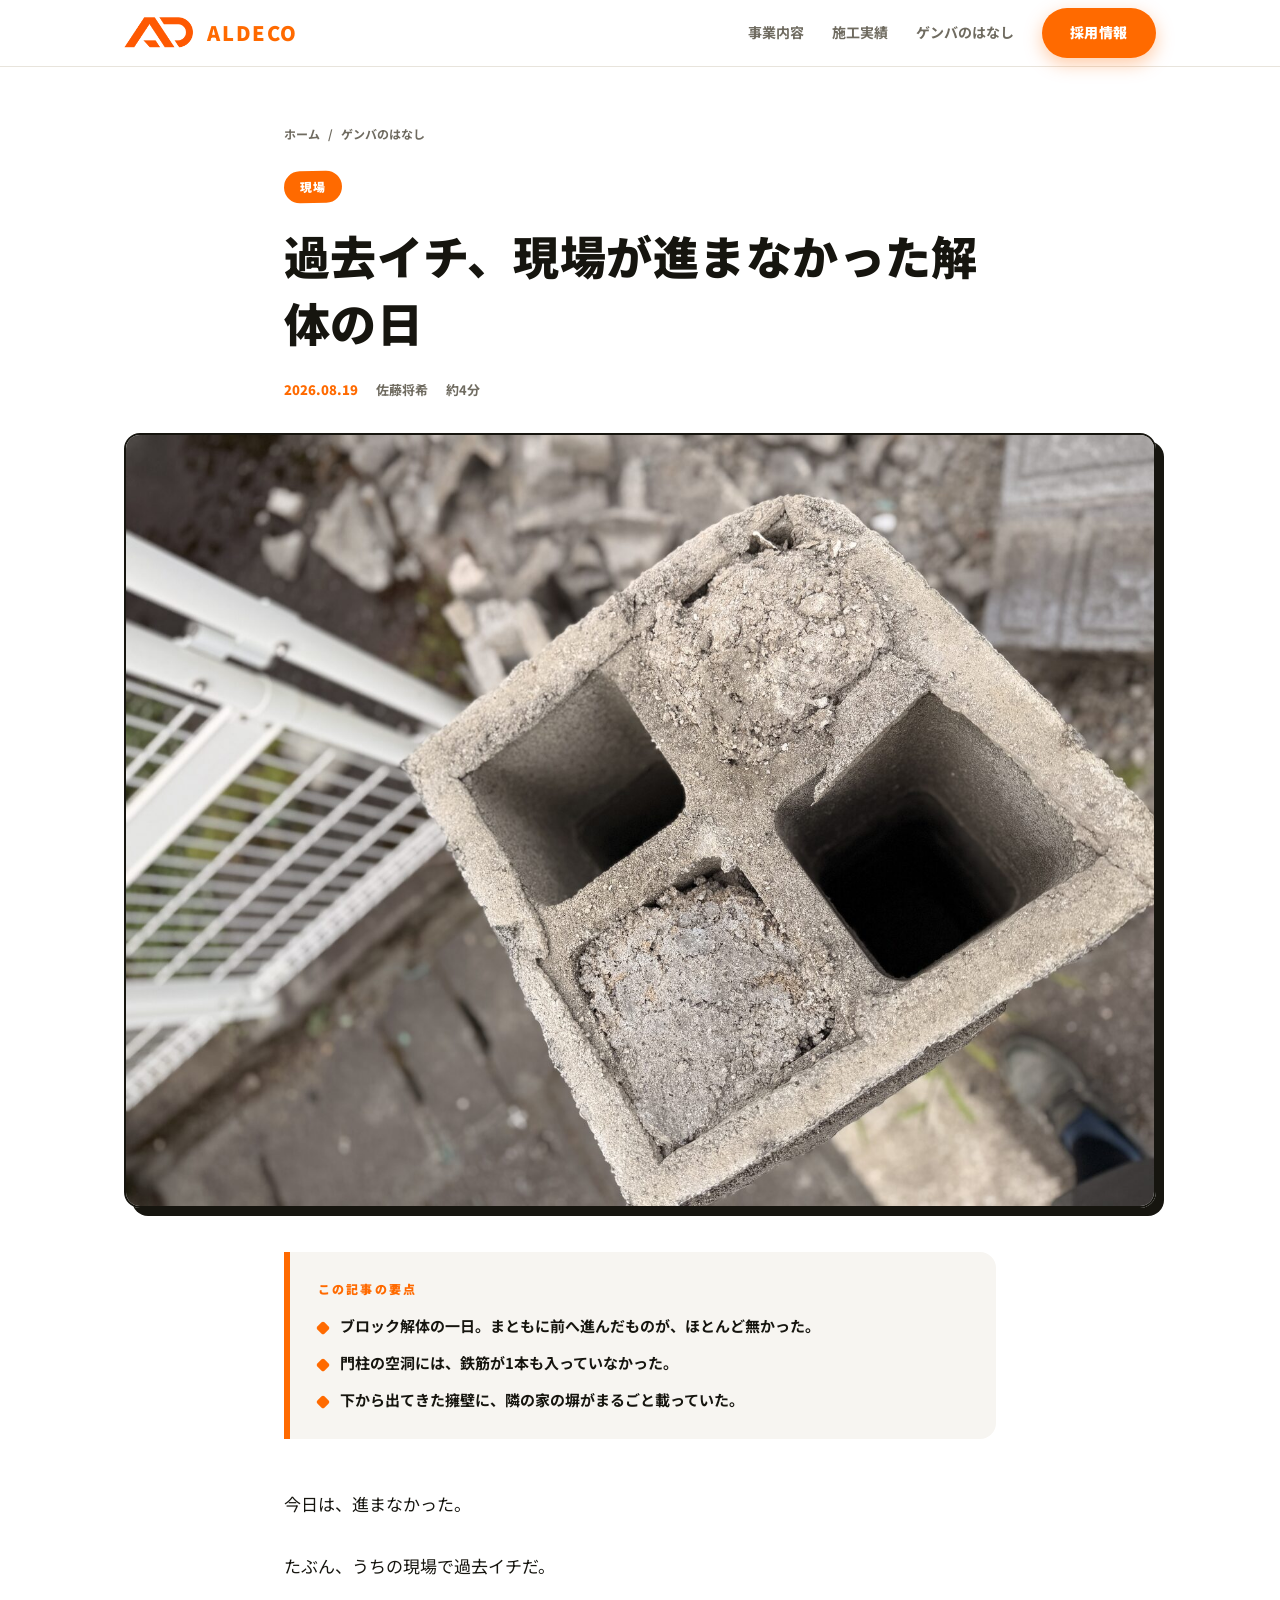
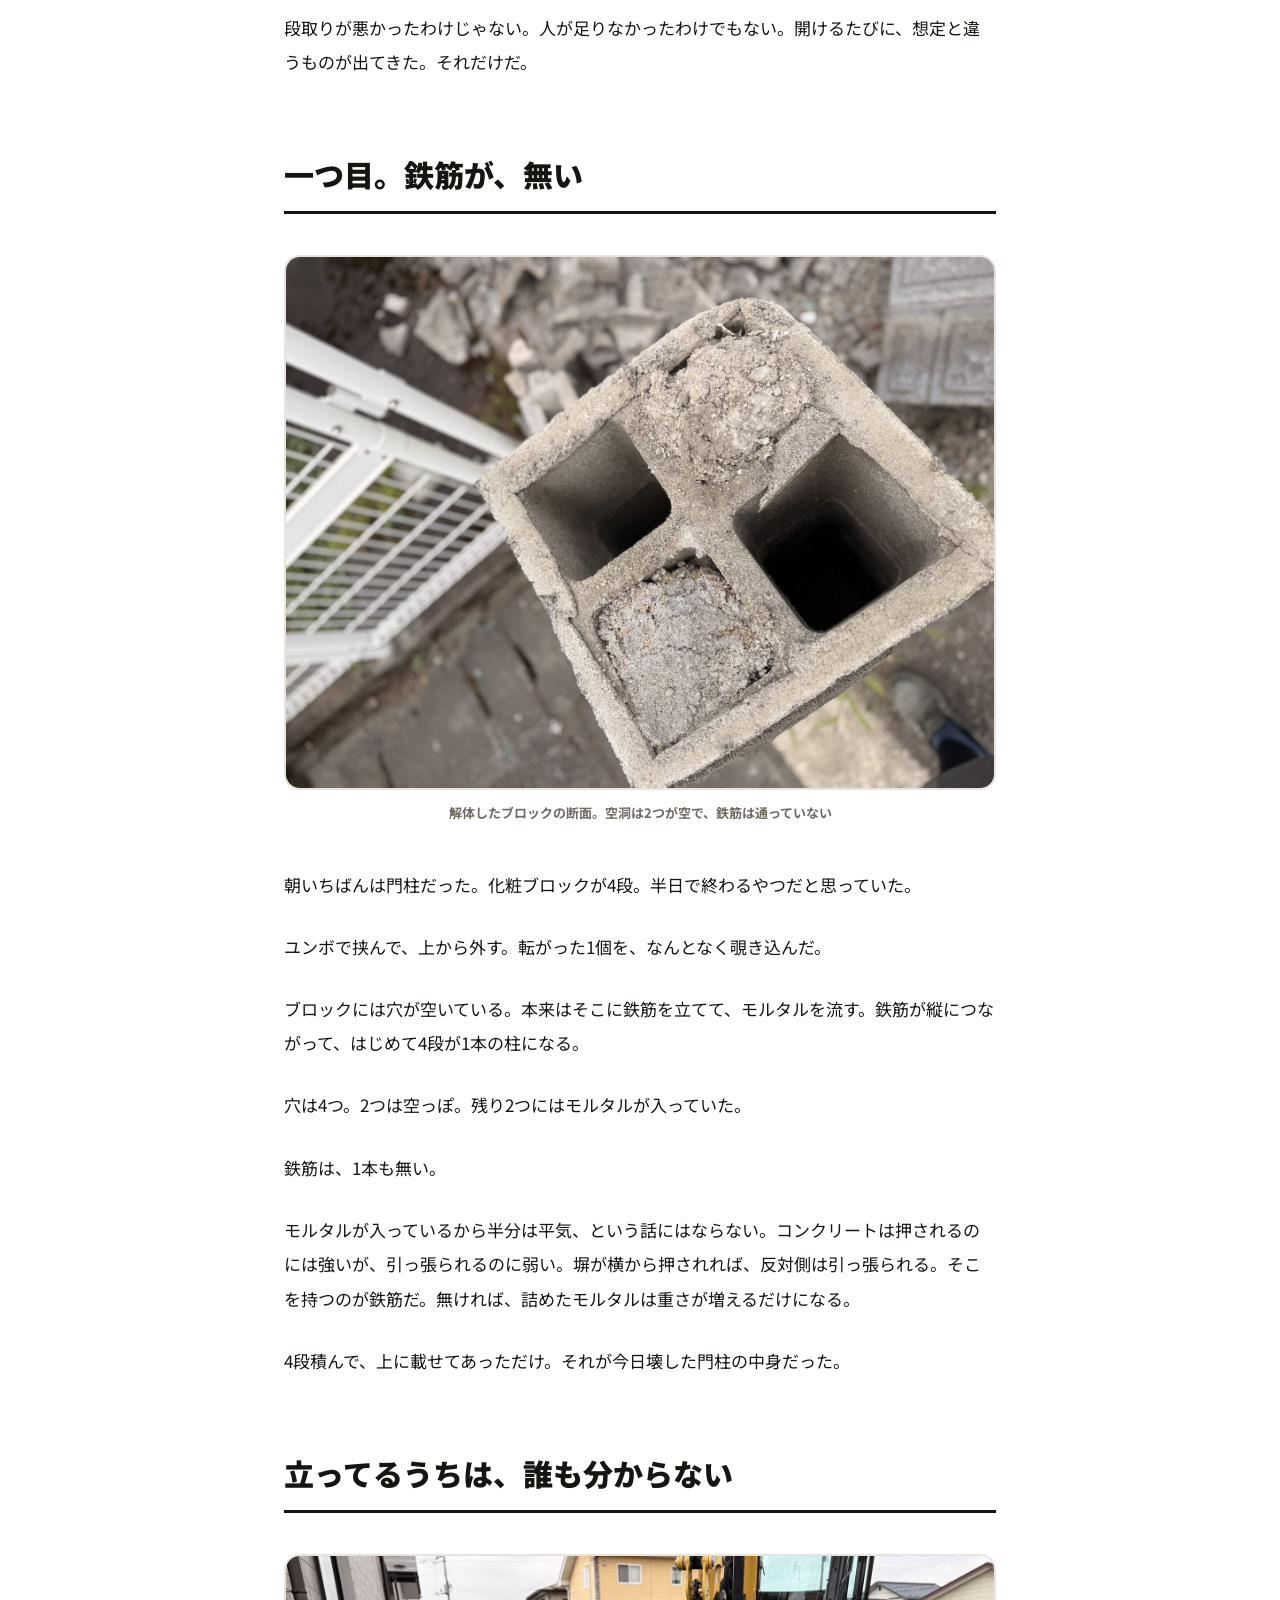
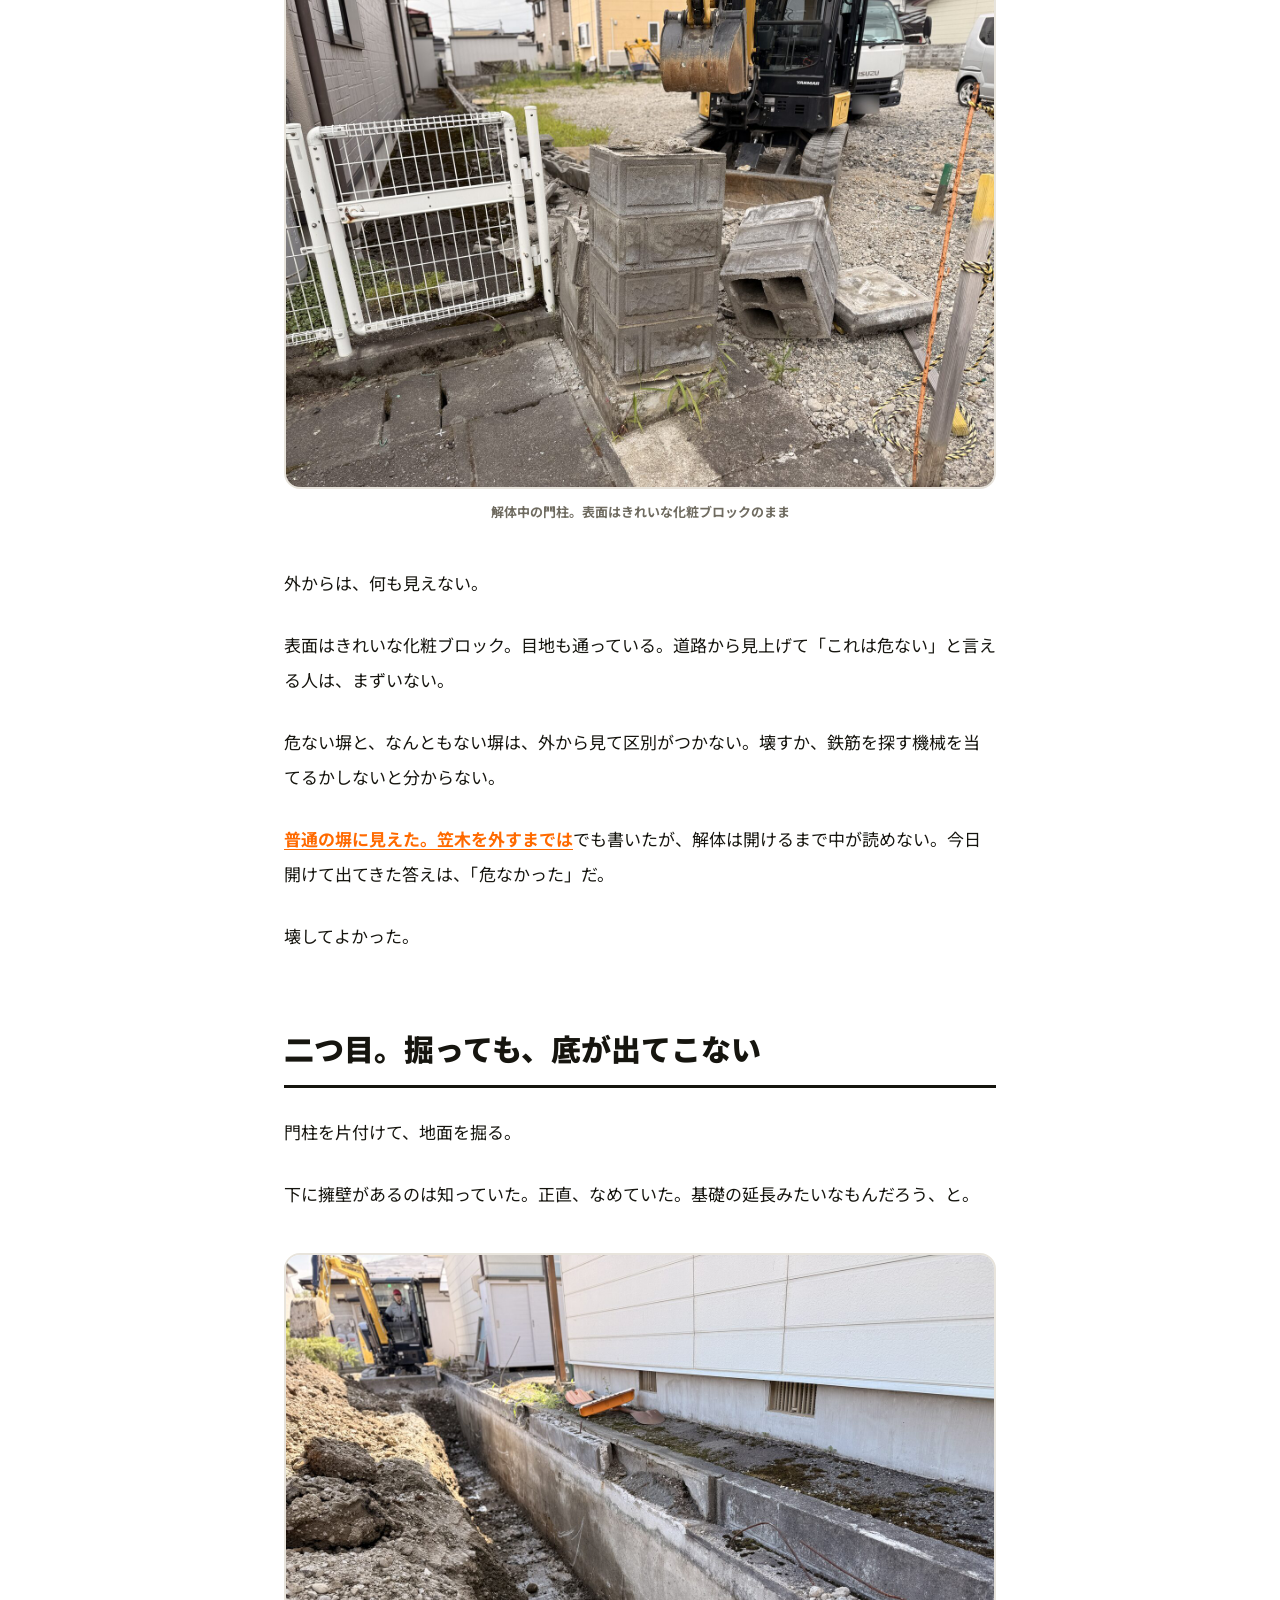
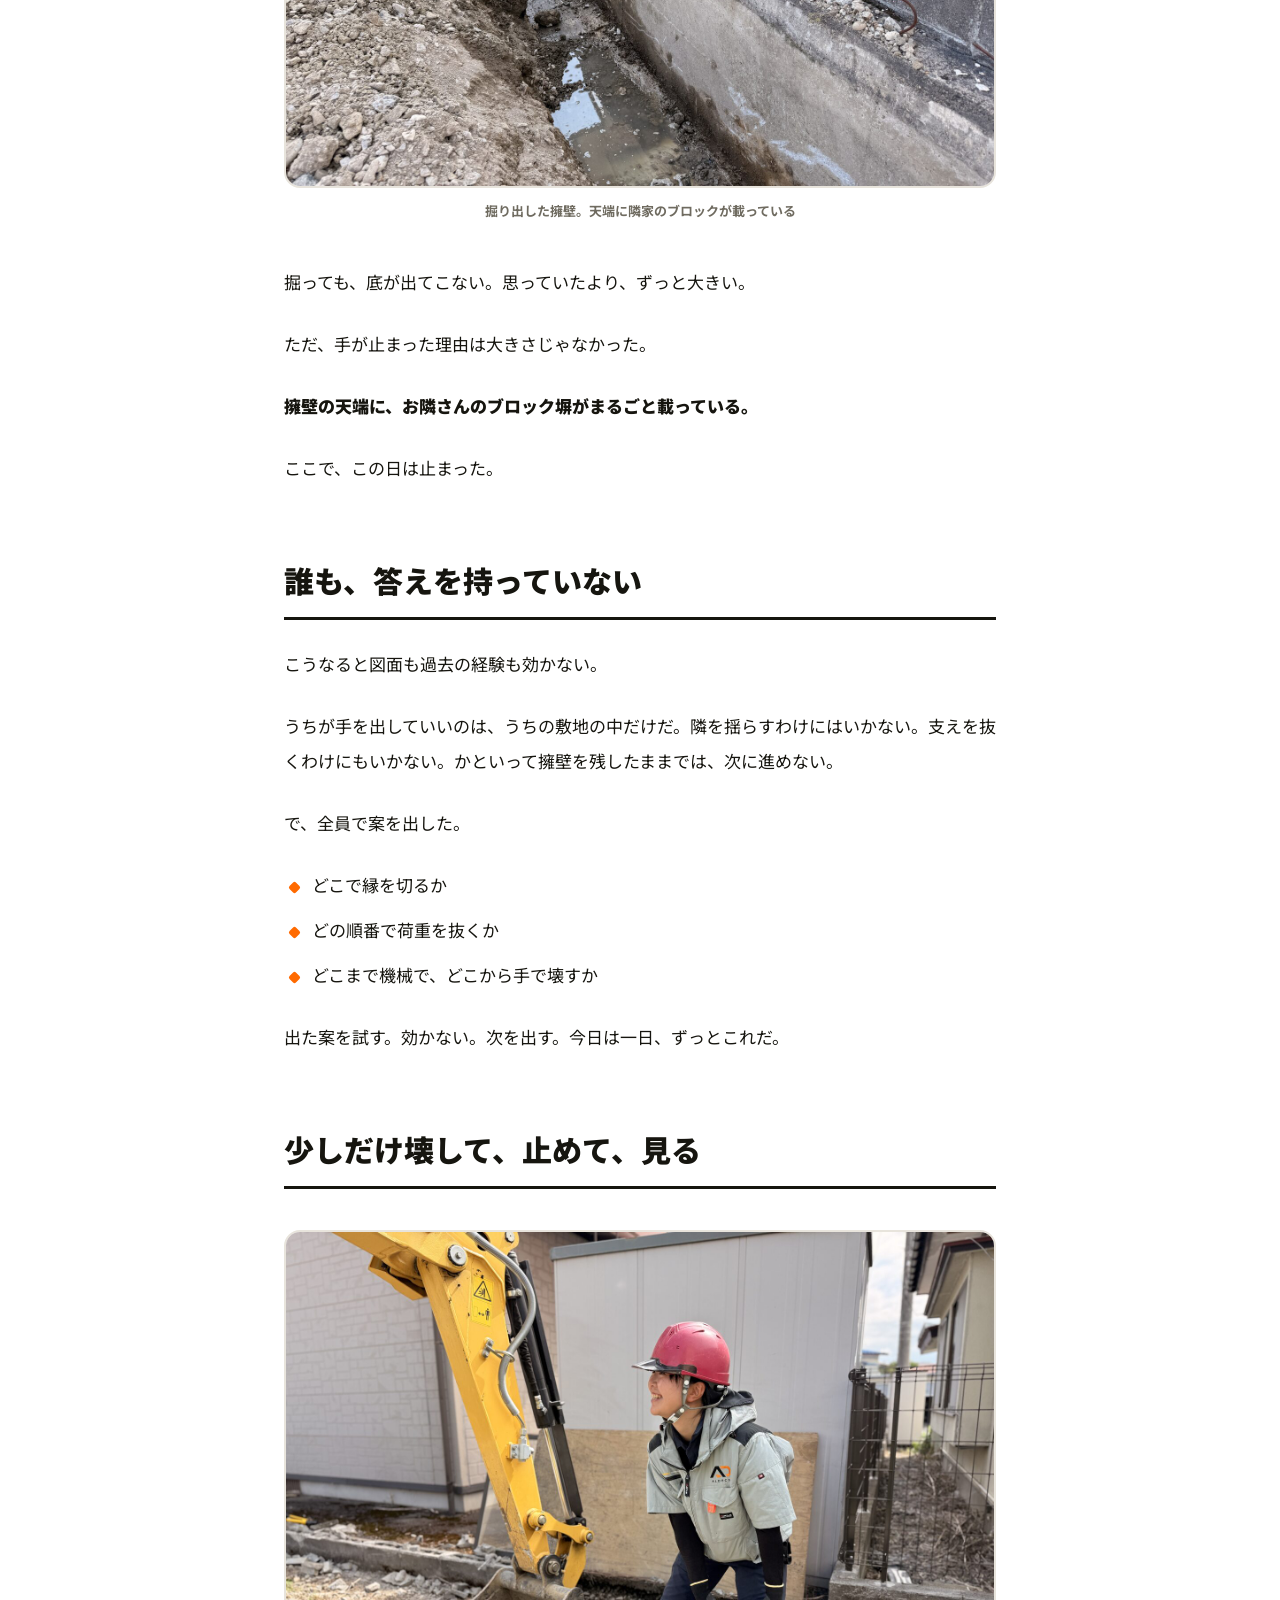
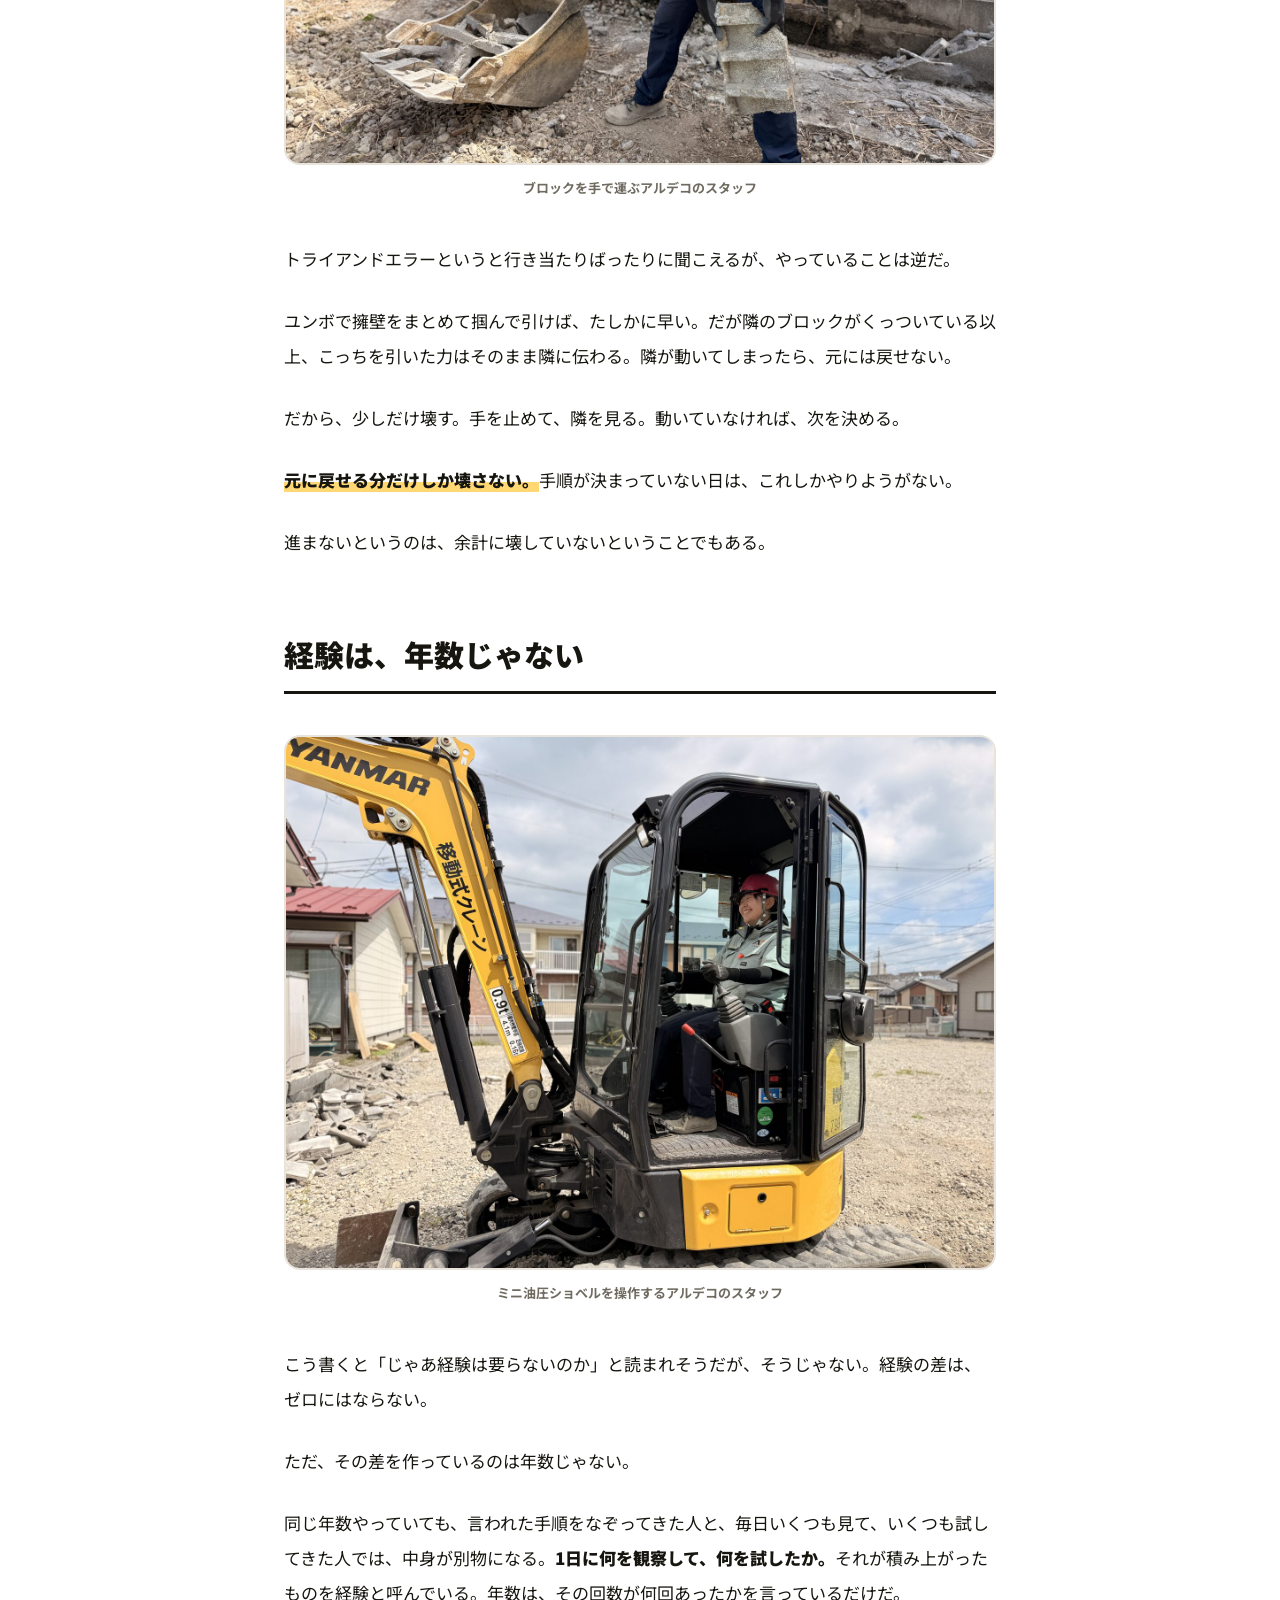
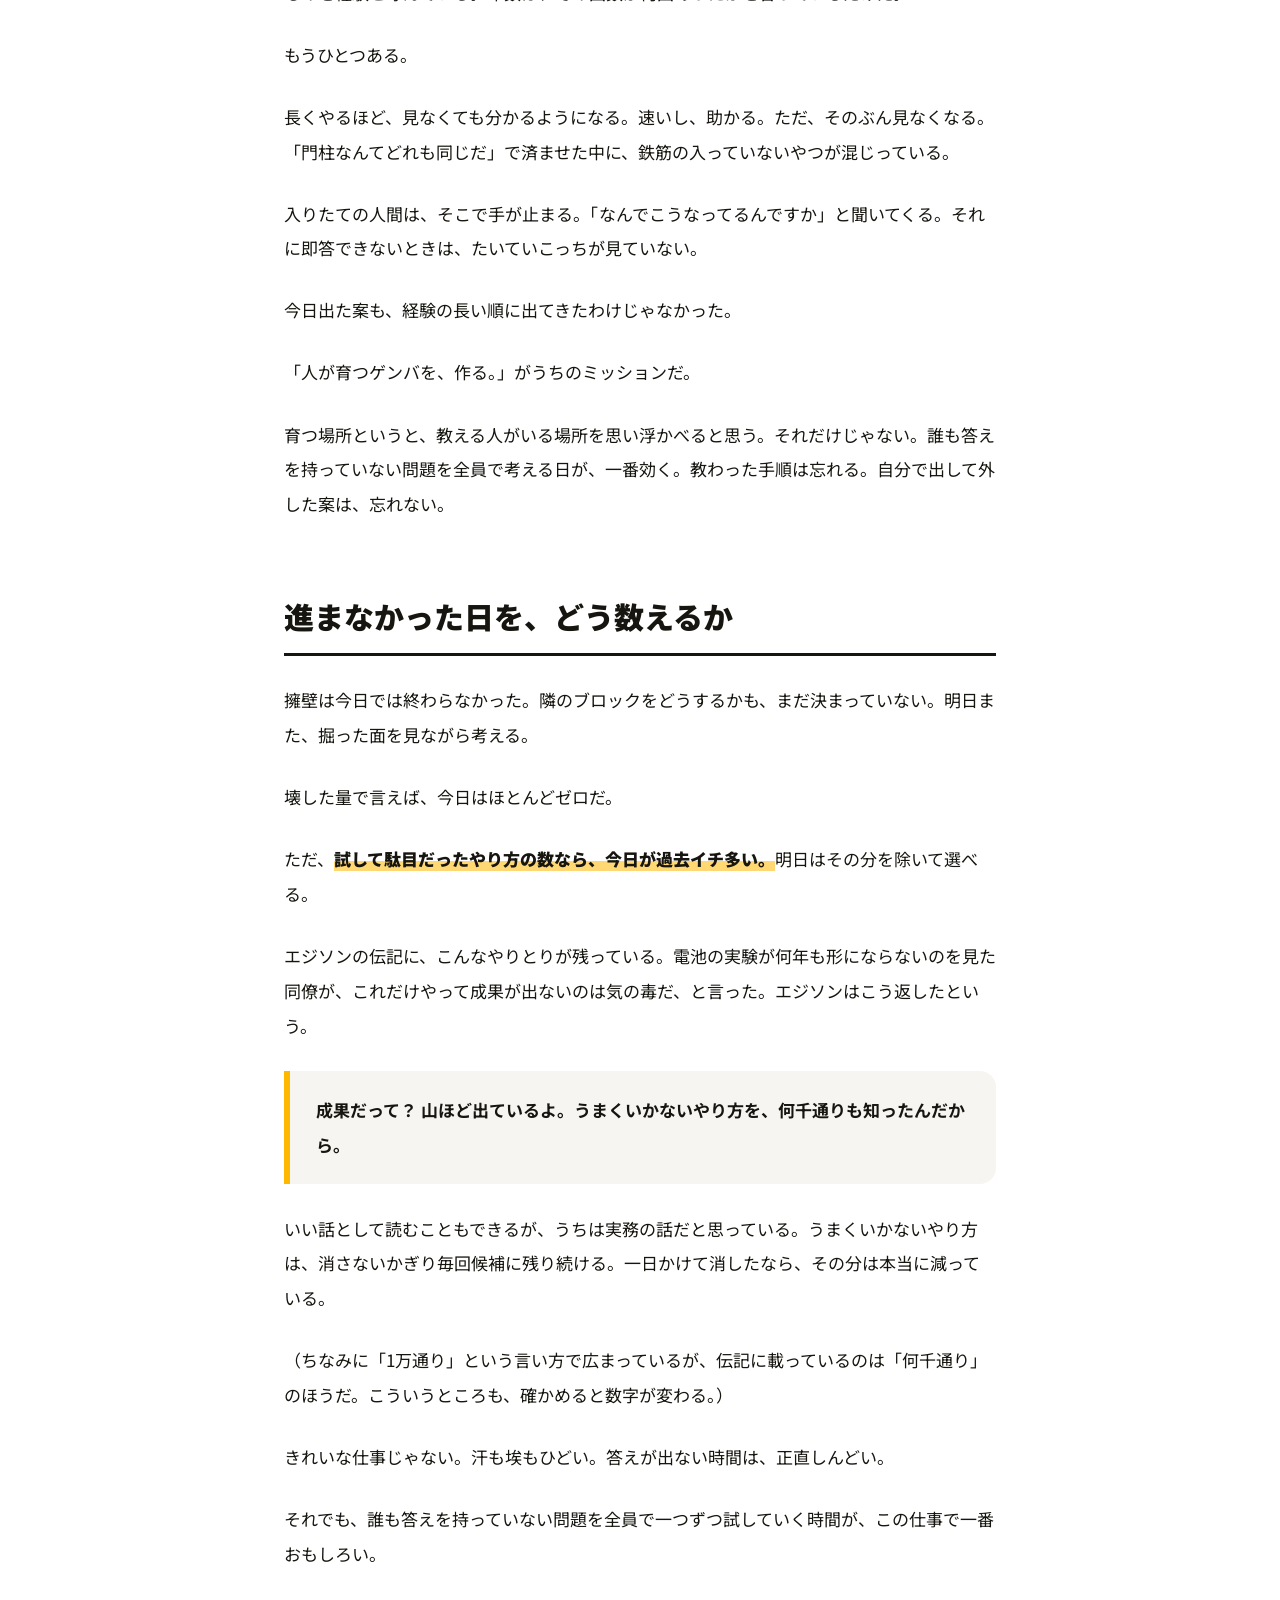
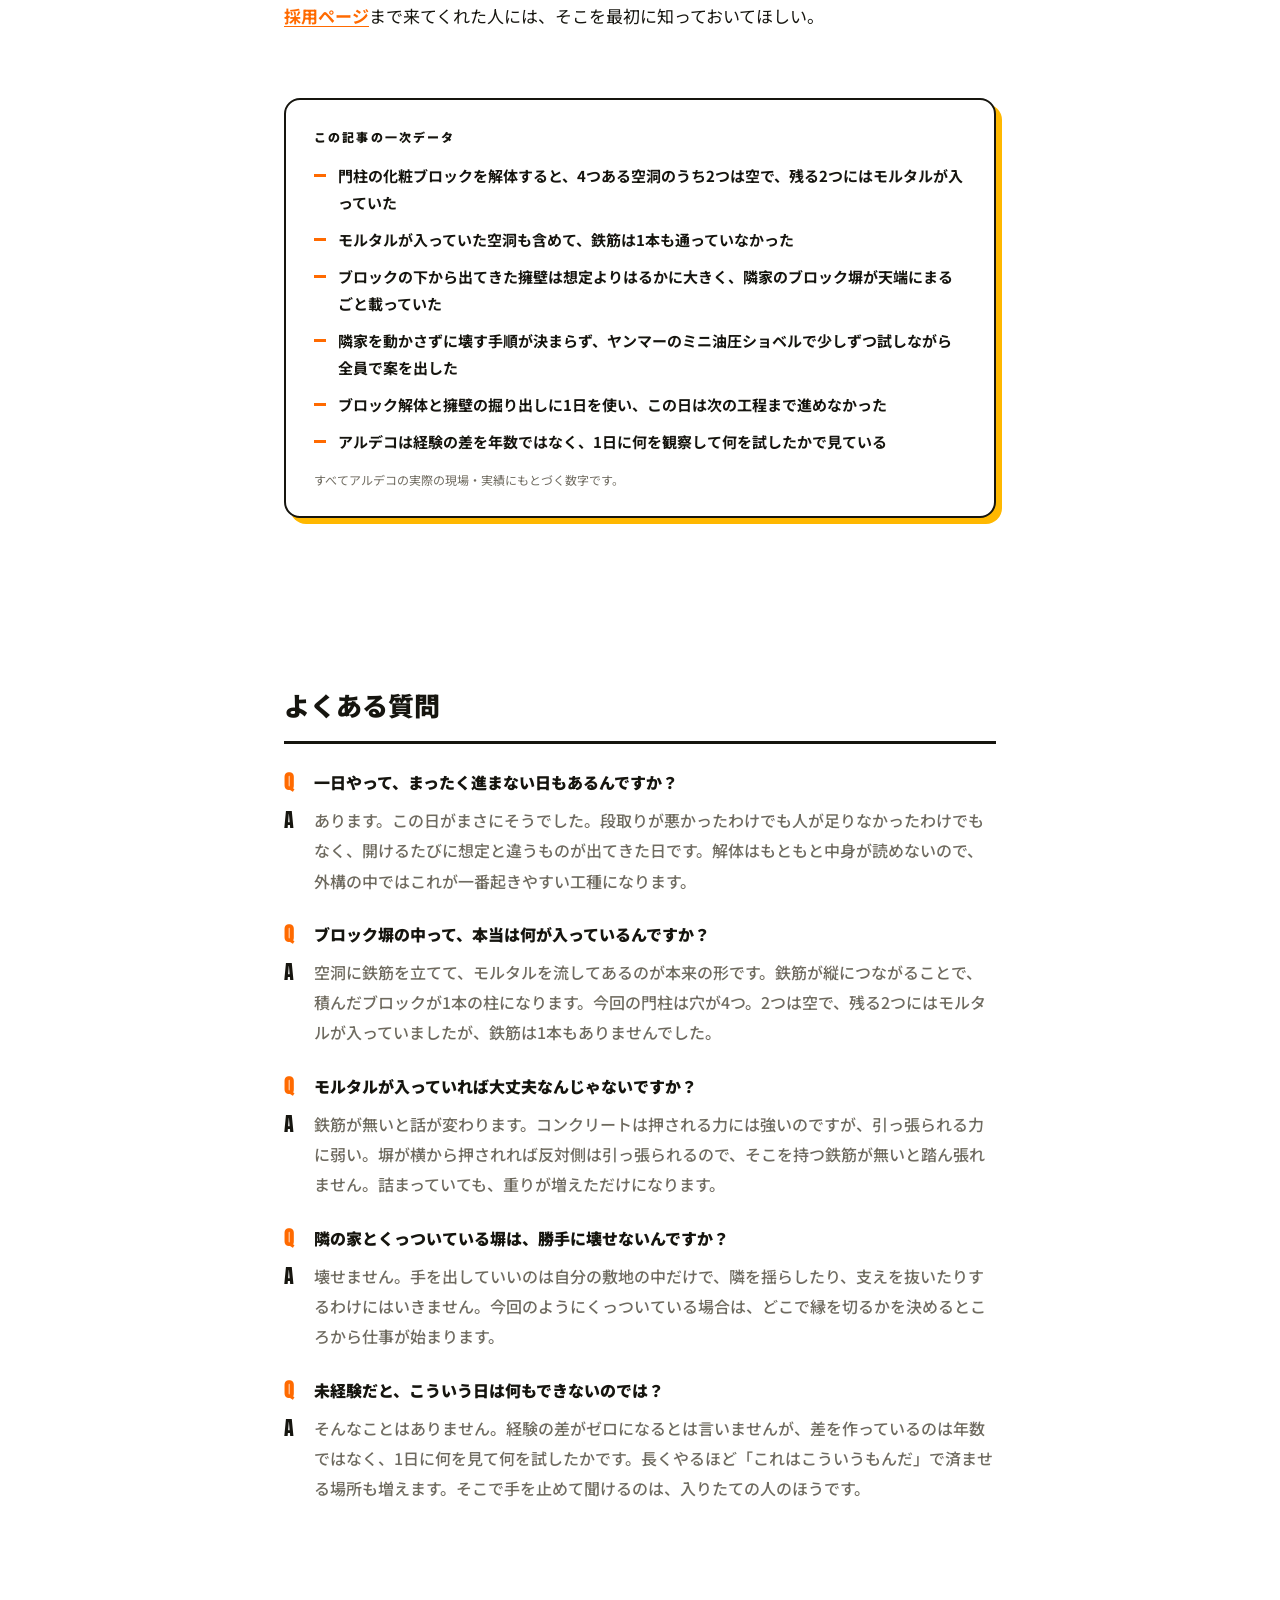
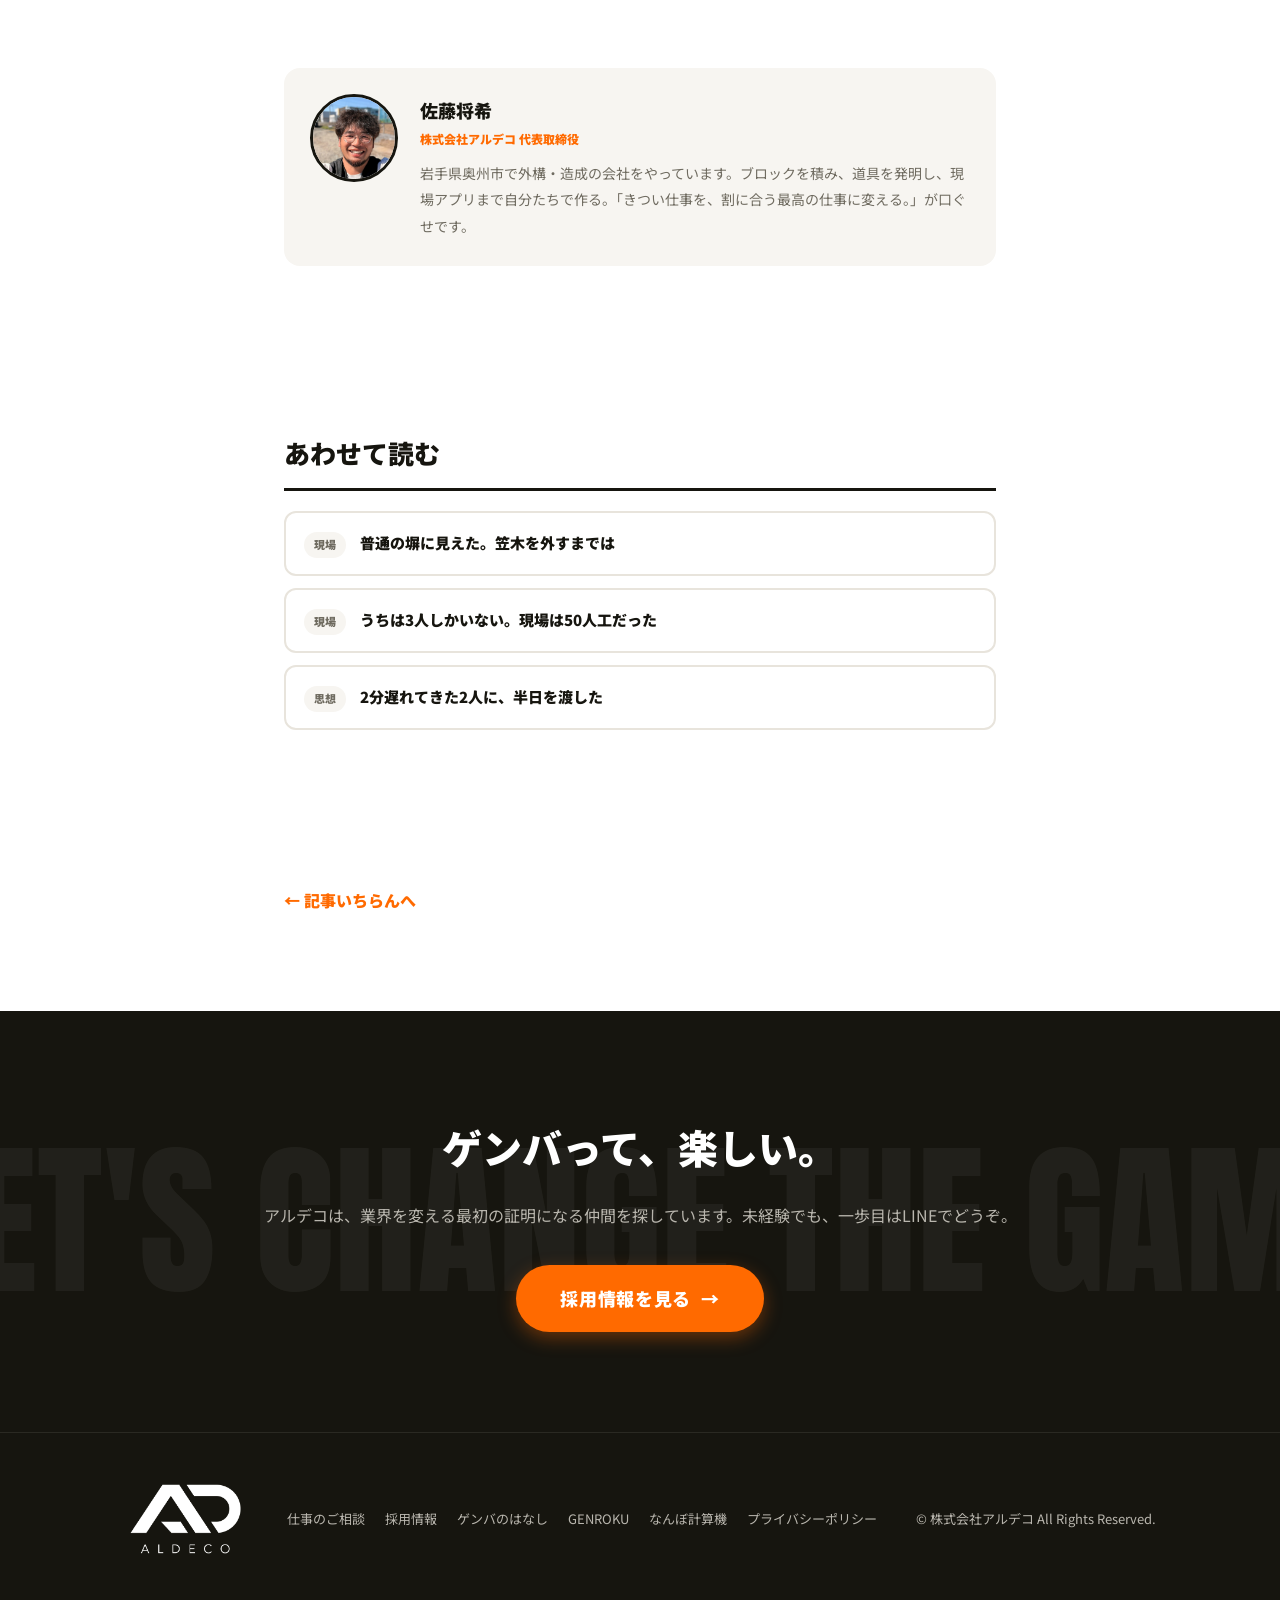
<file: blog/block-sukasuka/index.html>
<!DOCTYPE html>
<html lang="ja">
<head>
<meta charset="UTF-8">
<meta name="viewport" content="width=device-width, initial-scale=1.0">
<title>過去イチ、現場が進まなかった解体の日｜アルデコのゲンバのはなし</title>
<meta name="description" content="たぶん今までで一番、前に進まなかった一日です。ブロックの空洞に鉄筋が1本も無く、その下からは隣の家の塀がまるごと載った擁壁。答えの無い現場を、全員で考えました。">
<link rel="canonical" href="https://aldeco.co.jp/blog/block-sukasuka/">
<meta property="og:type" content="article">
<meta property="og:site_name" content="株式会社アルデコ（ALDECO）">
<meta property="og:title" content="過去イチ、現場が進まなかった解体の日｜アルデコのゲンバのはなし">
<meta property="og:description" content="たぶん今までで一番、前に進まなかった一日です。ブロックの空洞に鉄筋が1本も無く、その下からは隣の家の塀がまるごと載った擁壁。答えの無い現場を、全員で考えました。">
<meta property="og:url" content="https://aldeco.co.jp/blog/block-sukasuka/">
<meta property="og:image" content="https://aldeco.co.jp/img/blog/block-sukasuka-1.jpg">
<meta name="twitter:card" content="summary_large_image">
<link rel="icon" type="image/png" href="/img/favicon.png">
<link rel="alternate" type="application/rss+xml" title="アルデコのゲンバのはなし" href="/blog/feed.xml">
<link rel="preconnect" href="https://fonts.googleapis.com">
<link rel="preconnect" href="https://fonts.gstatic.com" crossorigin>
<link href="https://fonts.googleapis.com/css2?family=Anton&family=Noto+Sans+JP:wght@400;500;700;900&display=swap" rel="stylesheet">
<link rel="stylesheet" href="/style.css">
<link rel="stylesheet" href="/blog.css">
<script type="application/ld+json">{"@context":"https://schema.org","@graph":[{"@type":"Organization","@id":"https://aldeco.co.jp/#organization","name":"株式会社アルデコ","alternateName":"ALDECO","url":"https://aldeco.co.jp/","logo":"https://aldeco.co.jp/img/logo-black.png","telephone":"080-4402-3343","address":{"@type":"PostalAddress","addressCountry":"JP","addressRegion":"岩手県","addressLocality":"奥州市","streetAddress":"水沢真城東五郎兵衛2"},"areaServed":"岩手県","knowsAbout":["外構工事","ブロック積み","宅地造成","土間コンクリート"]},{"@type":"BlogPosting","@id":"https://aldeco.co.jp/blog/block-sukasuka/#article","headline":"過去イチ、現場が進まなかった解体の日","description":"たぶん今までで一番、前に進まなかった一日です。ブロックの空洞に鉄筋が1本も無く、その下からは隣の家の塀がまるごと載った擁壁。答えの無い現場を、全員で考えました。","datePublished":"2026-08-19","dateModified":"2026-08-19","inLanguage":"ja","articleSection":"現場","keywords":"解体, ブロック塀, 擁壁, 安全, チーム","wordCount":2238,"image":"https://aldeco.co.jp/img/blog/block-sukasuka-1.jpg","mainEntityOfPage":{"@type":"WebPage","@id":"https://aldeco.co.jp/blog/block-sukasuka/"},"author":{"@type":"Person","name":"佐藤将希","jobTitle":"株式会社アルデコ 代表取締役","worksFor":{"@id":"https://aldeco.co.jp/#organization"}},"publisher":{"@id":"https://aldeco.co.jp/#organization"},"about":[{"@type":"Thing","name":"門柱の化粧ブロックを解体すると、4つある空洞のうち2つは空で、残る2つにはモルタルが入っていた"},{"@type":"Thing","name":"モルタルが入っていた空洞も含めて、鉄筋は1本も通っていなかった"},{"@type":"Thing","name":"ブロックの下から出てきた擁壁は想定よりはるかに大きく、隣家のブロック塀が天端にまるごと載っていた"},{"@type":"Thing","name":"隣家を動かさずに壊す手順が決まらず、ヤンマーのミニ油圧ショベルで少しずつ試しながら全員で案を出した"},{"@type":"Thing","name":"ブロック解体と擁壁の掘り出しに1日を使い、この日は次の工程まで進めなかった"},{"@type":"Thing","name":"アルデコは経験の差を年数ではなく、1日に何を観察して何を試したかで見ている"}]},{"@type":"BreadcrumbList","itemListElement":[{"@type":"ListItem","position":1,"name":"ホーム","item":"https://aldeco.co.jp/"},{"@type":"ListItem","position":2,"name":"ゲンバのはなし","item":"https://aldeco.co.jp/blog/"},{"@type":"ListItem","position":3,"name":"過去イチ、現場が進まなかった解体の日","item":"https://aldeco.co.jp/blog/block-sukasuka/"}]},{"@type":"FAQPage","mainEntity":[{"@type":"Question","name":"一日やって、まったく進まない日もあるんですか？","acceptedAnswer":{"@type":"Answer","text":"あります。この日がまさにそうでした。段取りが悪かったわけでも人が足りなかったわけでもなく、開けるたびに想定と違うものが出てきた日です。解体はもともと中身が読めないので、外構の中ではこれが一番起きやすい工種になります。"}},{"@type":"Question","name":"ブロック塀の中って、本当は何が入っているんですか？","acceptedAnswer":{"@type":"Answer","text":"空洞に鉄筋を立てて、モルタルを流してあるのが本来の形です。鉄筋が縦につながることで、積んだブロックが1本の柱になります。今回の門柱は穴が4つ。2つは空で、残る2つにはモルタルが入っていましたが、鉄筋は1本もありませんでした。"}},{"@type":"Question","name":"モルタルが入っていれば大丈夫なんじゃないですか？","acceptedAnswer":{"@type":"Answer","text":"鉄筋が無いと話が変わります。コンクリートは押される力には強いのですが、引っ張られる力に弱い。塀が横から押されれば反対側は引っ張られるので、そこを持つ鉄筋が無いと踏ん張れません。詰まっていても、重りが増えただけになります。"}},{"@type":"Question","name":"隣の家とくっついている塀は、勝手に壊せないんですか？","acceptedAnswer":{"@type":"Answer","text":"壊せません。手を出していいのは自分の敷地の中だけで、隣を揺らしたり、支えを抜いたりするわけにはいきません。今回のようにくっついている場合は、どこで縁を切るかを決めるところから仕事が始まります。"}},{"@type":"Question","name":"未経験だと、こういう日は何もできないのでは？","acceptedAnswer":{"@type":"Answer","text":"そんなことはありません。経験の差がゼロになるとは言いませんが、差を作っているのは年数ではなく、1日に何を見て何を試したかです。長くやるほど「これはこういうもんだ」で済ませる場所も増えます。そこで手を止めて聞けるのは、入りたての人のほうです。"}}]}]}</script>
<meta name="google-site-verification" content="G8R8m3gar3-l_zCH6oKk3zuVZLrA_u7wcCPGj2cS2X8">
<script async src="https://www.googletagmanager.com/gtag/js?id=G-1KLHYNGL5F"></script>
<script>
window.dataLayer=window.dataLayer||[];function gtag(){dataLayer.push(arguments)}
gtag('js',new Date());gtag('config','G-1KLHYNGL5F');
document.addEventListener('click',function(e){
  var a=e.target&&e.target.closest?e.target.closest('a'):null;if(!a)return;
  var h=a.getAttribute('href')||'',from=location.pathname;
  if(h.indexOf('/recruit/')===0||h.indexOf('#entry')===0)gtag('event','recruit_click',{link_url:h,from:from});
  if(h.indexOf('lin.ee')>-1||h.indexOf('line.me')>-1)gtag('event','line_click',{from:from});
  if(h.indexOf('tel:')===0)gtag('event','tel_click',{from:from});
},{passive:true});
</script>
</head>
<body class="is-blog">

<header>
  <div class="container nav">
    <a href="/" class="logo"><img src="/img/mark-allorange.png" alt="ALDECO ロゴ"><span>ALDECO</span></a>
    <nav class="nav-links">
      <a href="/#business" class="hide-sp">事業内容</a>
      <a href="/#works" class="hide-sp">施工実績</a>
      <a href="/blog/">ゲンバのはなし</a>
      <a href="/recruit/" class="btn">採用情報</a>
    </nav>
  </div>
</header>

<article class="post">
  <div class="post-head">
    <div class="container narrow">
      <nav class="breadcrumb"><a href="/">ホーム</a><span>/</span><a href="/blog/">ゲンバのはなし</a></nav>
      <p class="post-cat">現場</p>
      <h1>過去イチ、現場が進まなかった解体の日</h1>
      <p class="post-meta">
        <time datetime="2026-08-19">2026.08.19</time>
        <span>佐藤将希</span>
        <span>約4分</span>
      </p>
    </div>
  </div>
  <figure class="post-hero"><img src="/img/blog/block-sukasuka-1.jpg" alt="解体したブロックの断面。空洞に鉄筋が通っていない" loading="eager" decoding="async"></figure>
  <div class="container narrow">
    <div class="post-summary">
      <p class="post-summary-title">この記事の要点</p>
      <ul><li>ブロック解体の一日。まともに前へ進んだものが、ほとんど無かった。</li><li>門柱の空洞には、鉄筋が1本も入っていなかった。</li><li>下から出てきた擁壁に、隣の家の塀がまるごと載っていた。</li></ul>
    </div>
    <div class="post-body">
<p>今日は、進まなかった。</p>
<p>たぶん、うちの現場で過去イチだ。</p>
<p>段取りが悪かったわけじゃない。人が足りなかったわけでもない。開けるたびに、想定と違うものが出てきた。それだけだ。</p>
<h2>一つ目。鉄筋が、無い</h2>
<figure><img src="/img/blog/block-sukasuka-1.jpg" alt="解体したブロックの断面。空洞は2つが空で、鉄筋は通っていない" loading="lazy" decoding="async"><figcaption>解体したブロックの断面。空洞は2つが空で、鉄筋は通っていない</figcaption></figure>
<p>朝いちばんは門柱だった。化粧ブロックが4段。半日で終わるやつだと思っていた。</p>
<p>ユンボで挟んで、上から外す。転がった1個を、なんとなく覗き込んだ。</p>
<p>ブロックには穴が空いている。本来はそこに鉄筋を立てて、モルタルを流す。鉄筋が縦につながって、はじめて4段が1本の柱になる。</p>
<p>穴は4つ。2つは空っぽ。残り2つにはモルタルが入っていた。</p>
<p>鉄筋は、1本も無い。</p>
<p>モルタルが入っているから半分は平気、という話にはならない。コンクリートは押されるのには強いが、引っ張られるのに弱い。塀が横から押されれば、反対側は引っ張られる。そこを持つのが鉄筋だ。無ければ、詰めたモルタルは重さが増えるだけになる。</p>
<p>4段積んで、上に載せてあっただけ。それが今日壊した門柱の中身だった。</p>
<h2>立ってるうちは、誰も分からない</h2>
<figure><img src="/img/blog/block-sukasuka-2.jpg" alt="解体中の門柱。表面はきれいな化粧ブロックのまま" loading="lazy" decoding="async"><figcaption>解体中の門柱。表面はきれいな化粧ブロックのまま</figcaption></figure>
<p>外からは、何も見えない。</p>
<p>表面はきれいな化粧ブロック。目地も通っている。道路から見上げて「これは危ない」と言える人は、まずいない。</p>
<p>危ない塀と、なんともない塀は、外から見て区別がつかない。壊すか、鉄筋を探す機械を当てるかしないと分からない。</p>
<p><a href="/blog/kasagi-kaitai/">普通の塀に見えた。笠木を外すまでは</a>でも書いたが、解体は開けるまで中が読めない。今日開けて出てきた答えは、「危なかった」だ。</p>
<p>壊してよかった。</p>
<h2>二つ目。掘っても、底が出てこない</h2>
<p>門柱を片付けて、地面を掘る。</p>
<p>下に擁壁があるのは知っていた。正直、なめていた。基礎の延長みたいなもんだろう、と。</p>
<figure><img src="/img/blog/block-sukasuka-5.jpg" alt="掘り出した擁壁。天端に隣家のブロックが載っている" loading="lazy" decoding="async"><figcaption>掘り出した擁壁。天端に隣家のブロックが載っている</figcaption></figure>
<p>掘っても、底が出てこない。思っていたより、ずっと大きい。</p>
<p>ただ、手が止まった理由は大きさじゃなかった。</p>
<p><strong>擁壁の天端に、お隣さんのブロック塀がまるごと載っている。</strong></p>
<p>ここで、この日は止まった。</p>
<h2>誰も、答えを持っていない</h2>
<p>こうなると図面も過去の経験も効かない。</p>
<p>うちが手を出していいのは、うちの敷地の中だけだ。隣を揺らすわけにはいかない。支えを抜くわけにもいかない。かといって擁壁を残したままでは、次に進めない。</p>
<p>で、全員で案を出した。</p>
<ul><li>どこで縁を切るか</li><li>どの順番で荷重を抜くか</li><li>どこまで機械で、どこから手で壊すか</li></ul>
<p>出た案を試す。効かない。次を出す。今日は一日、ずっとこれだ。</p>
<h2>少しだけ壊して、止めて、見る</h2>
<figure><img src="/img/blog/block-sukasuka-3.jpg" alt="ブロックを手で運ぶアルデコのスタッフ" loading="lazy" decoding="async"><figcaption>ブロックを手で運ぶアルデコのスタッフ</figcaption></figure>
<p>トライアンドエラーというと行き当たりばったりに聞こえるが、やっていることは逆だ。</p>
<p>ユンボで擁壁をまとめて掴んで引けば、たしかに早い。だが隣のブロックがくっついている以上、こっちを引いた力はそのまま隣に伝わる。隣が動いてしまったら、元には戻せない。</p>
<p>だから、少しだけ壊す。手を止めて、隣を見る。動いていなければ、次を決める。</p>
<p><mark>元に戻せる分だけしか壊さない。</mark>手順が決まっていない日は、これしかやりようがない。</p>
<p>進まないというのは、余計に壊していないということでもある。</p>
<h2>経験は、年数じゃない</h2>
<figure><img src="/img/blog/block-sukasuka-4.jpg" alt="ミニ油圧ショベルを操作するアルデコのスタッフ" loading="lazy" decoding="async"><figcaption>ミニ油圧ショベルを操作するアルデコのスタッフ</figcaption></figure>
<p>こう書くと「じゃあ経験は要らないのか」と読まれそうだが、そうじゃない。経験の差は、ゼロにはならない。</p>
<p>ただ、その差を作っているのは年数じゃない。</p>
<p>同じ年数やっていても、言われた手順をなぞってきた人と、毎日いくつも見て、いくつも試してきた人では、中身が別物になる。<strong>1日に何を観察して、何を試したか。</strong>それが積み上がったものを経験と呼んでいる。年数は、その回数が何回あったかを言っているだけだ。</p>
<p>もうひとつある。</p>
<p>長くやるほど、見なくても分かるようになる。速いし、助かる。ただ、そのぶん見なくなる。「門柱なんてどれも同じだ」で済ませた中に、鉄筋の入っていないやつが混じっている。</p>
<p>入りたての人間は、そこで手が止まる。「なんでこうなってるんですか」と聞いてくる。それに即答できないときは、たいていこっちが見ていない。</p>
<p>今日出た案も、経験の長い順に出てきたわけじゃなかった。</p>
<p>「人が育つゲンバを、作る。」がうちのミッションだ。</p>
<p>育つ場所というと、教える人がいる場所を思い浮かべると思う。それだけじゃない。誰も答えを持っていない問題を全員で考える日が、一番効く。教わった手順は忘れる。自分で出して外した案は、忘れない。</p>
<h2>進まなかった日を、どう数えるか</h2>
<p>擁壁は今日では終わらなかった。隣のブロックをどうするかも、まだ決まっていない。明日また、掘った面を見ながら考える。</p>
<p>壊した量で言えば、今日はほとんどゼロだ。</p>
<p>ただ、<mark>試して駄目だったやり方の数なら、今日が過去イチ多い。</mark>明日はその分を除いて選べる。</p>
<p>エジソンの伝記に、こんなやりとりが残っている。電池の実験が何年も形にならないのを見た同僚が、これだけやって成果が出ないのは気の毒だ、と言った。エジソンはこう返したという。</p>
<blockquote><p>成果だって？ 山ほど出ているよ。うまくいかないやり方を、何千通りも知ったんだから。</p></blockquote>
<p>いい話として読むこともできるが、うちは実務の話だと思っている。うまくいかないやり方は、消さないかぎり毎回候補に残り続ける。一日かけて消したなら、その分は本当に減っている。</p>
<p>（ちなみに「1万通り」という言い方で広まっているが、伝記に載っているのは「何千通り」のほうだ。こういうところも、確かめると数字が変わる。）</p>
<p>きれいな仕事じゃない。汗も埃もひどい。答えが出ない時間は、正直しんどい。</p>
<p>それでも、誰も答えを持っていない問題を全員で一つずつ試していく時間が、この仕事で一番おもしろい。</p>
<p><a href="/recruit/">採用ページ</a>まで来てくれた人には、そこを最初に知っておいてほしい。</p>
    </div>
    
<aside class="post-facts">
  <p class="post-facts-title">この記事の一次データ</p>
  <ul><li>門柱の化粧ブロックを解体すると、4つある空洞のうち2つは空で、残る2つにはモルタルが入っていた</li><li>モルタルが入っていた空洞も含めて、鉄筋は1本も通っていなかった</li><li>ブロックの下から出てきた擁壁は想定よりはるかに大きく、隣家のブロック塀が天端にまるごと載っていた</li><li>隣家を動かさずに壊す手順が決まらず、ヤンマーのミニ油圧ショベルで少しずつ試しながら全員で案を出した</li><li>ブロック解体と擁壁の掘り出しに1日を使い、この日は次の工程まで進めなかった</li><li>アルデコは経験の差を年数ではなく、1日に何を観察して何を試したかで見ている</li></ul>
  <p class="post-facts-note">すべてアルデコの実際の現場・実績にもとづく数字です。</p>
</aside>
    
<section class="post-faq">
  <h2>よくある質問</h2>
  <dl><dt>一日やって、まったく進まない日もあるんですか？</dt><dd>あります。この日がまさにそうでした。段取りが悪かったわけでも人が足りなかったわけでもなく、開けるたびに想定と違うものが出てきた日です。解体はもともと中身が読めないので、外構の中ではこれが一番起きやすい工種になります。</dd><dt>ブロック塀の中って、本当は何が入っているんですか？</dt><dd>空洞に鉄筋を立てて、モルタルを流してあるのが本来の形です。鉄筋が縦につながることで、積んだブロックが1本の柱になります。今回の門柱は穴が4つ。2つは空で、残る2つにはモルタルが入っていましたが、鉄筋は1本もありませんでした。</dd><dt>モルタルが入っていれば大丈夫なんじゃないですか？</dt><dd>鉄筋が無いと話が変わります。コンクリートは押される力には強いのですが、引っ張られる力に弱い。塀が横から押されれば反対側は引っ張られるので、そこを持つ鉄筋が無いと踏ん張れません。詰まっていても、重りが増えただけになります。</dd><dt>隣の家とくっついている塀は、勝手に壊せないんですか？</dt><dd>壊せません。手を出していいのは自分の敷地の中だけで、隣を揺らしたり、支えを抜いたりするわけにはいきません。今回のようにくっついている場合は、どこで縁を切るかを決めるところから仕事が始まります。</dd><dt>未経験だと、こういう日は何もできないのでは？</dt><dd>そんなことはありません。経験の差がゼロになるとは言いませんが、差を作っているのは年数ではなく、1日に何を見て何を試したかです。長くやるほど「これはこういうもんだ」で済ませる場所も増えます。そこで手を止めて聞けるのは、入りたての人のほうです。</dd></dl>
</section>
    
<aside class="post-author">
  <img src="/img/daihyo.jpg" alt="佐藤将希" loading="lazy">
  <div>
    <p class="post-author-name">佐藤将希<span>株式会社アルデコ 代表取締役</span></p>
    <p class="post-author-bio">岩手県奥州市で外構・造成の会社をやっています。ブロックを積み、道具を発明し、現場アプリまで自分たちで作る。「きつい仕事を、割に合う最高の仕事に変える。」が口ぐせです。</p>
  </div>
</aside>
    
<section class="post-related">
  <h2>あわせて読む</h2>
  <ul><li><a href="/blog/kasagi-kaitai/"><span class="rel-cat">現場</span><span class="rel-title">普通の塀に見えた。笠木を外すまでは</span></a></li><li><a href="/blog/kanegasaki-50ninku/"><span class="rel-cat">現場</span><span class="rel-title">うちは3人しかいない。現場は50人工だった</span></a></li><li><a href="/blog/2funnochikoku/"><span class="rel-cat">思想</span><span class="rel-title">2分遅れてきた2人に、半日を渡した</span></a></li></ul>
</section>
    <p class="post-back"><a href="/blog/">← 記事いちらんへ</a></p>
  </div>
</article>

<div class="cta-band">
  <div class="container">
    <h2>ゲンバって、楽しい。</h2>
    <p>アルデコは、業界を変える最初の証明になる仲間を探しています。未経験でも、一歩目はLINEでどうぞ。</p>
    <a href="/recruit/" class="btn big">採用情報を見る</a>
  </div>
</div>

<footer>
  <div class="container foot">
    <img src="/img/logo-allwhite.png" alt="株式会社アルデコ" class="logo-img">
    <nav class="foot-nav">
      <a href="/#contact">仕事のご相談</a>
      <a href="/recruit/">採用情報</a>
      <a href="/blog/">ゲンバのはなし</a>
      <a href="https://genroku.app" target="_blank" rel="noopener">GENROKU</a>
      <a href="https://nambo.app" target="_blank" rel="noopener">なんぼ計算機</a>
      <a href="/privacy/">プライバシーポリシー</a>
    </nav>
    <span>© 株式会社アルデコ All Rights Reserved.</span>
  </div>
</footer>
</body>
</html>
</file>
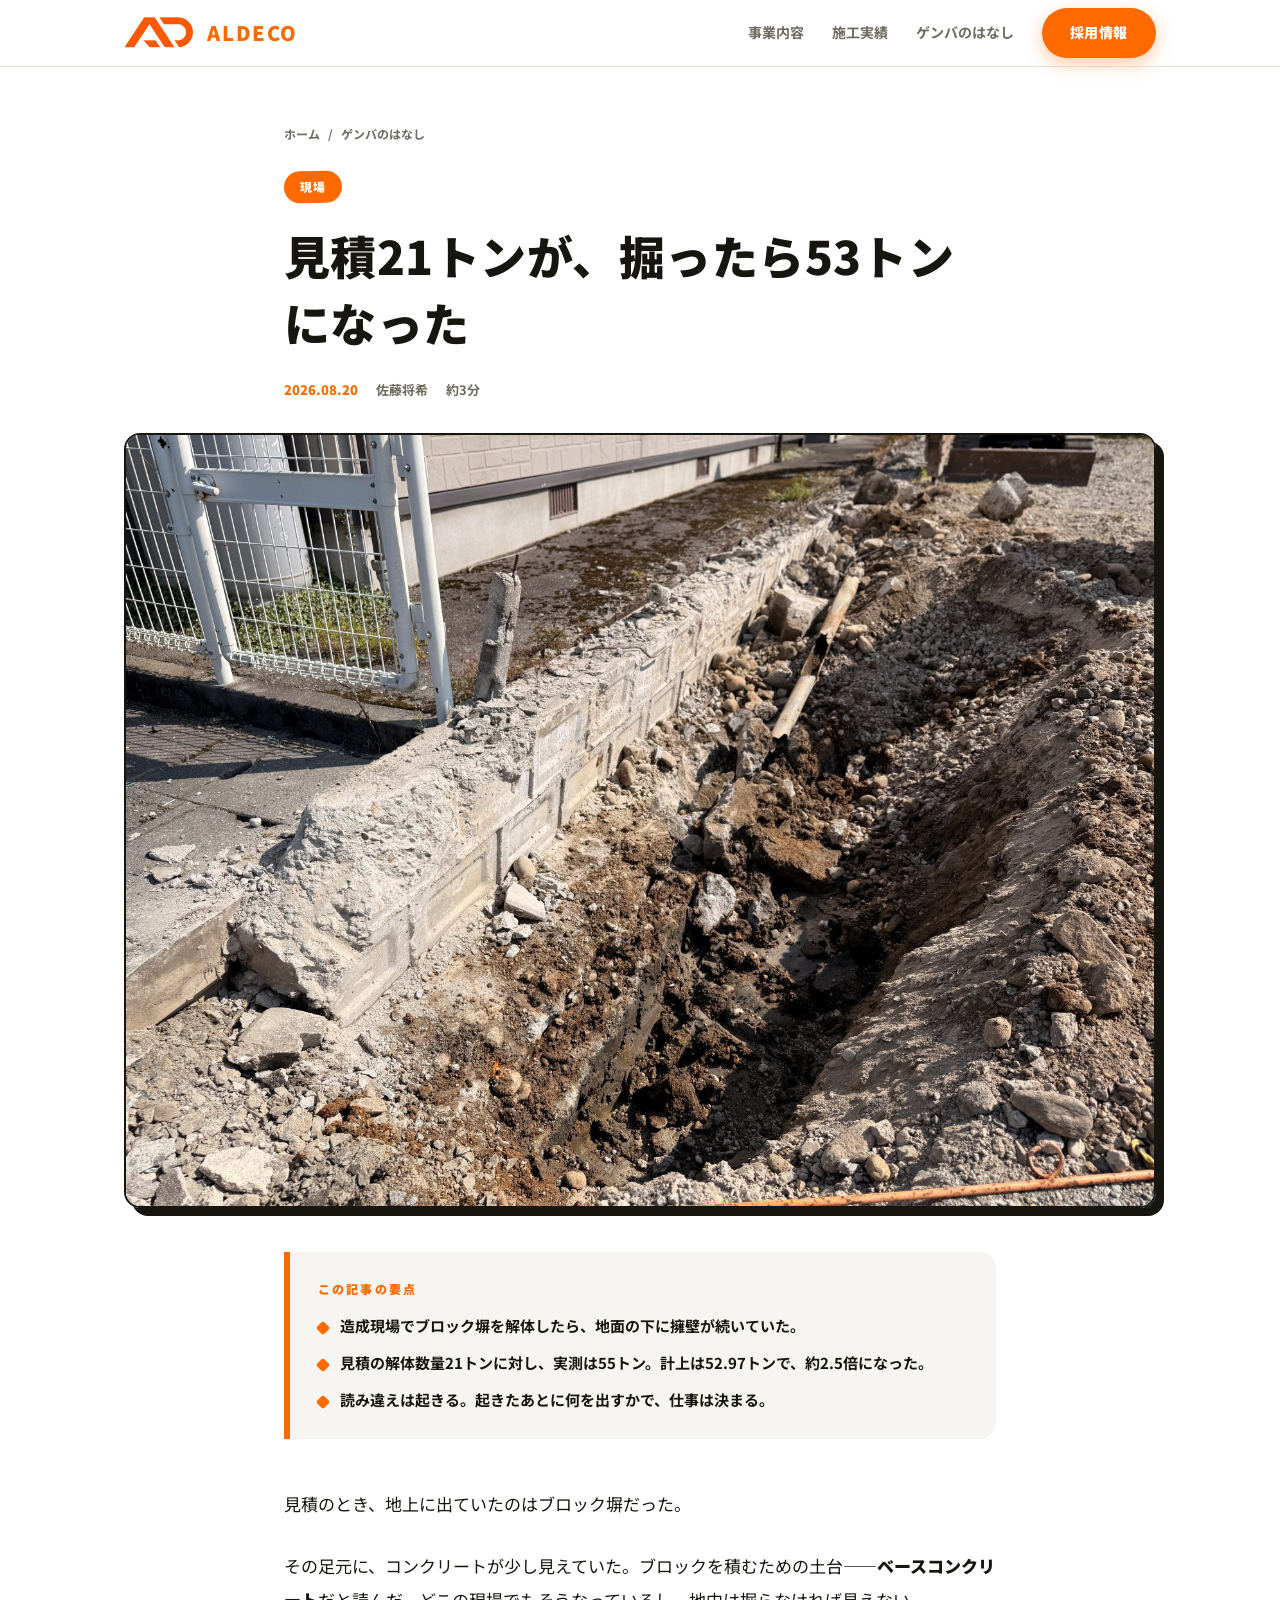
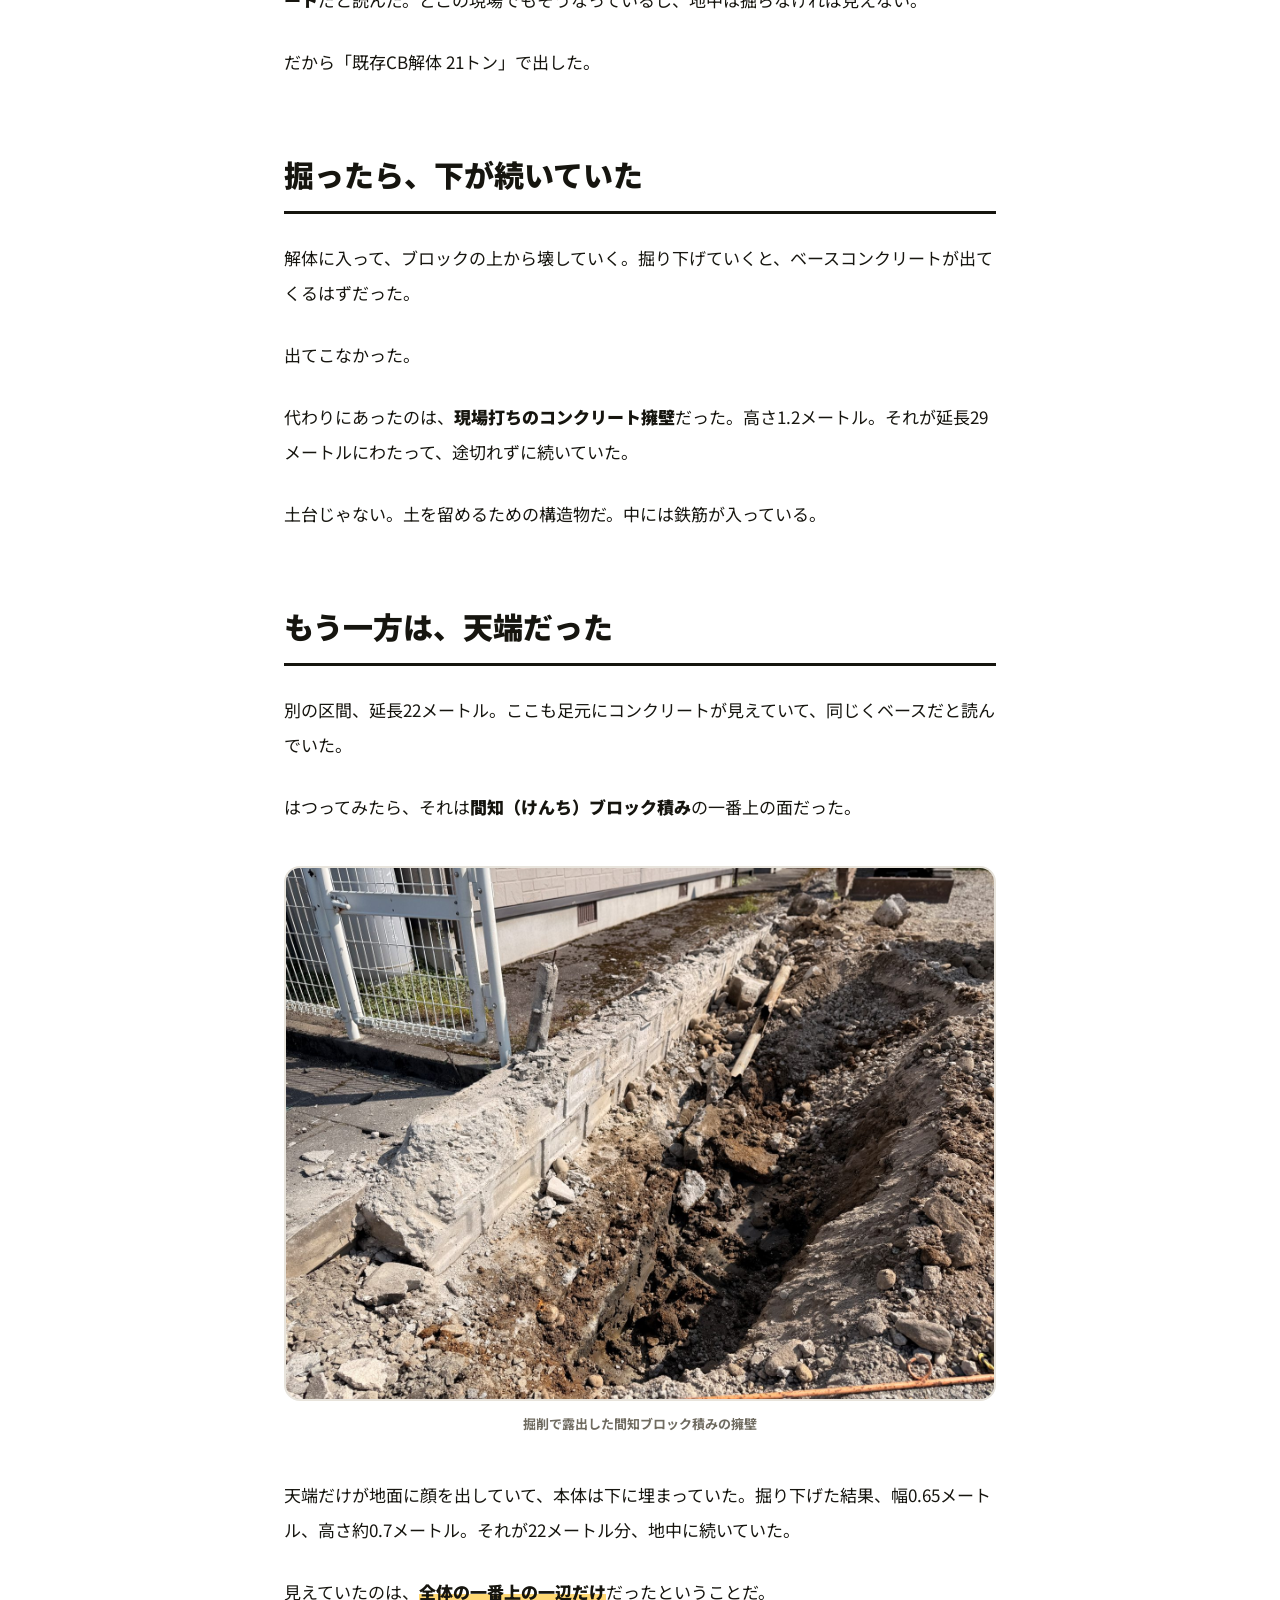
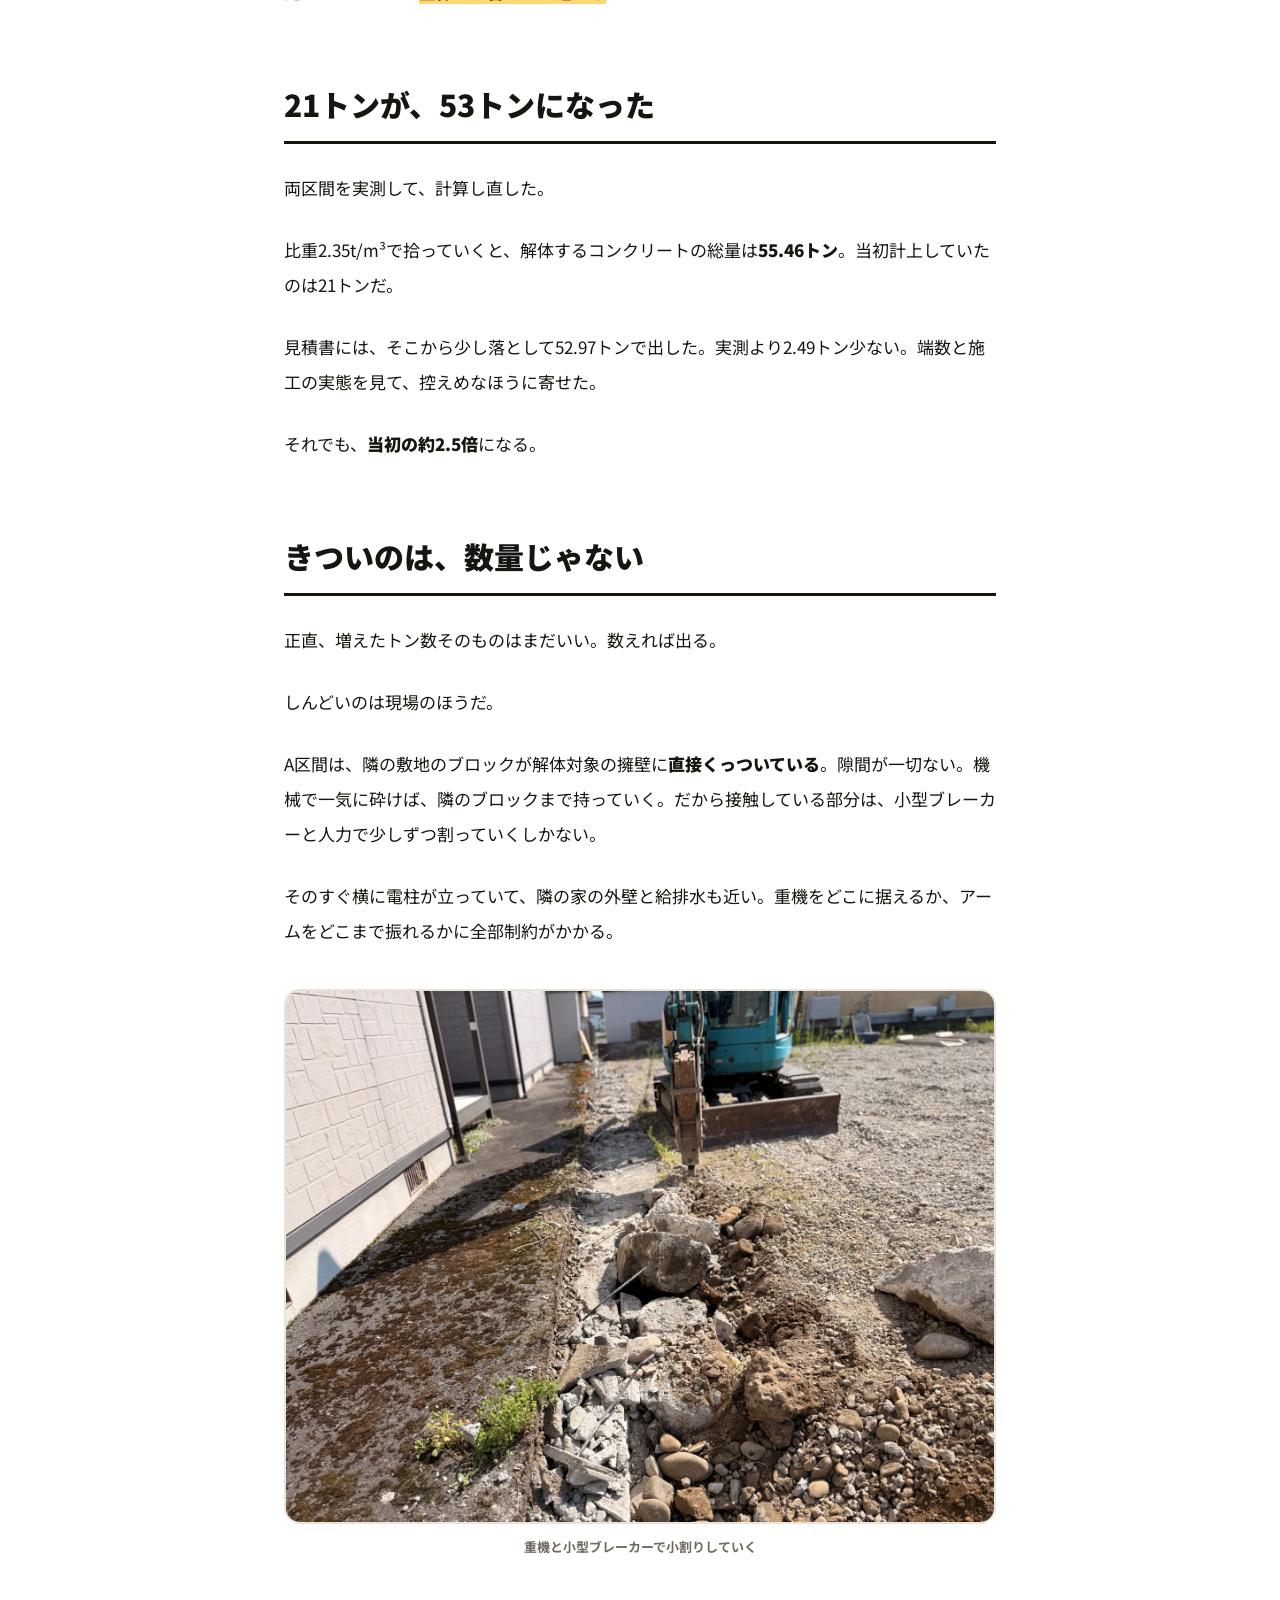
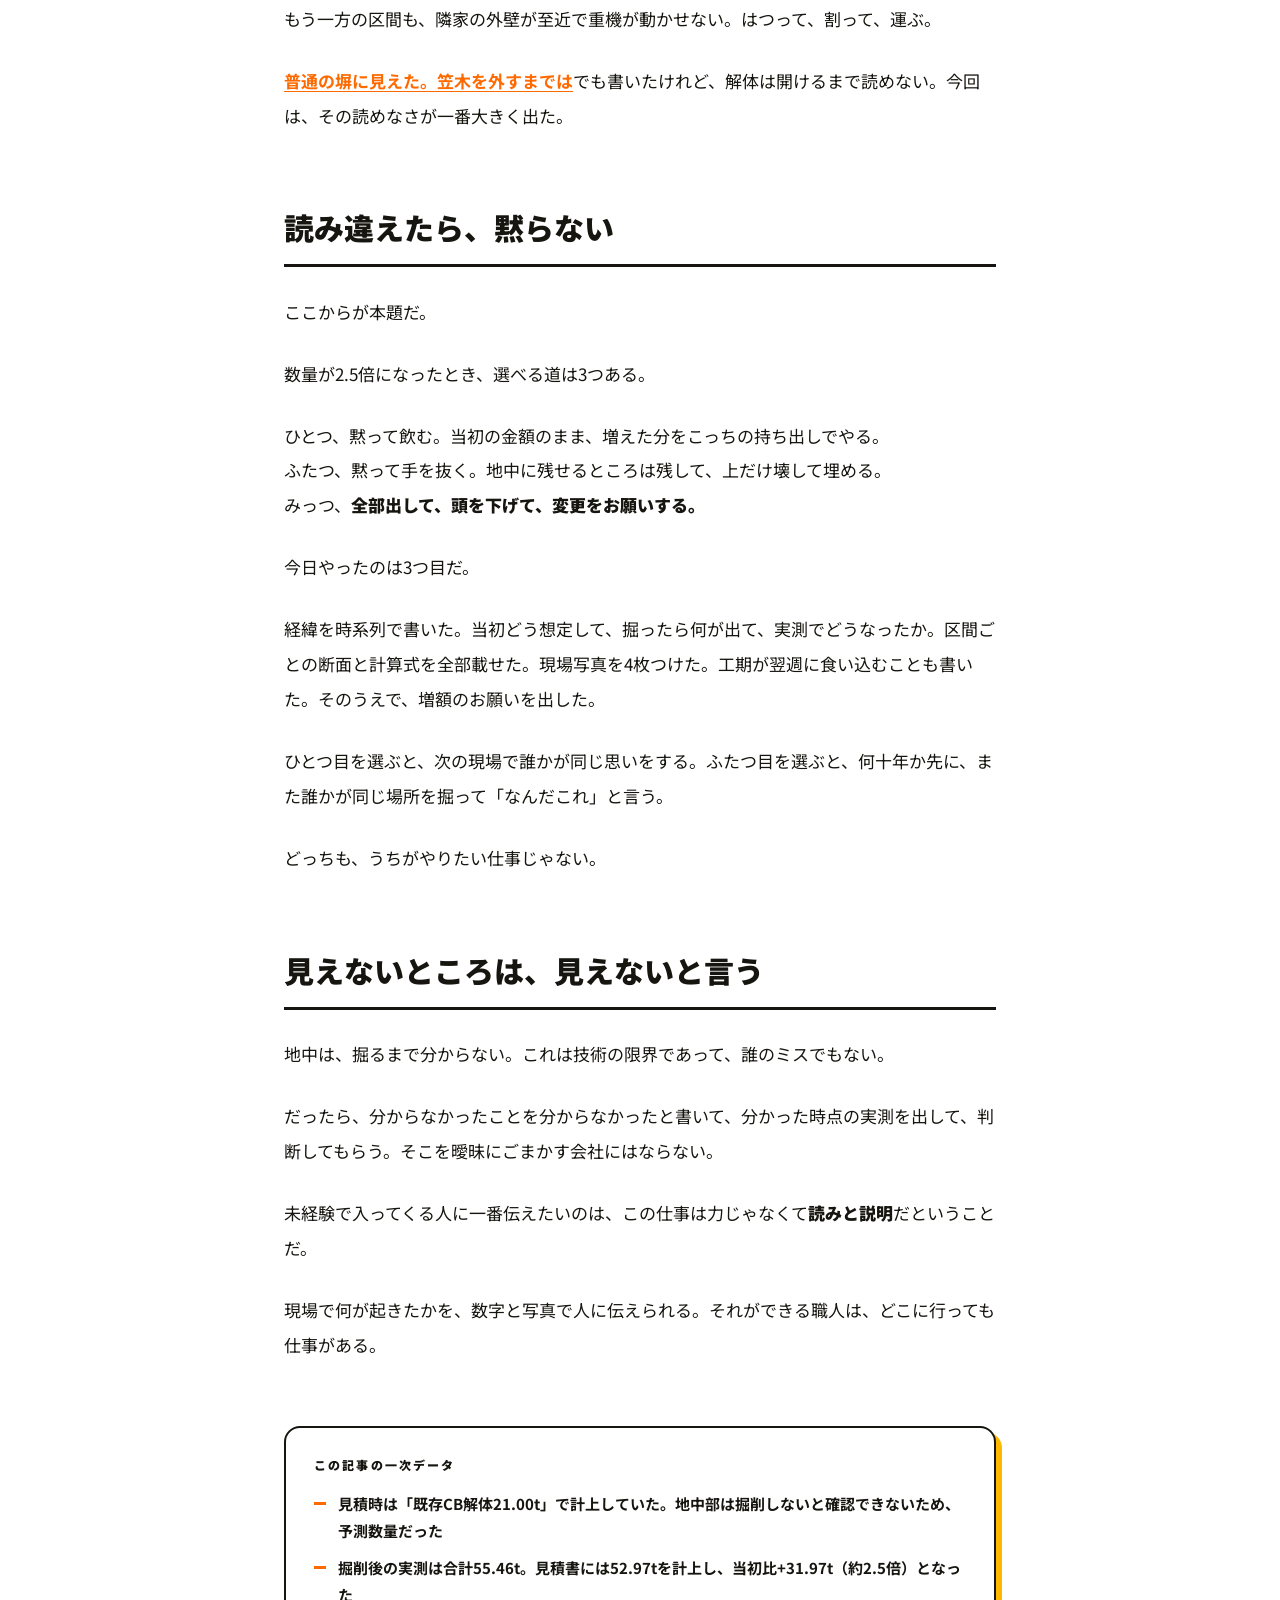
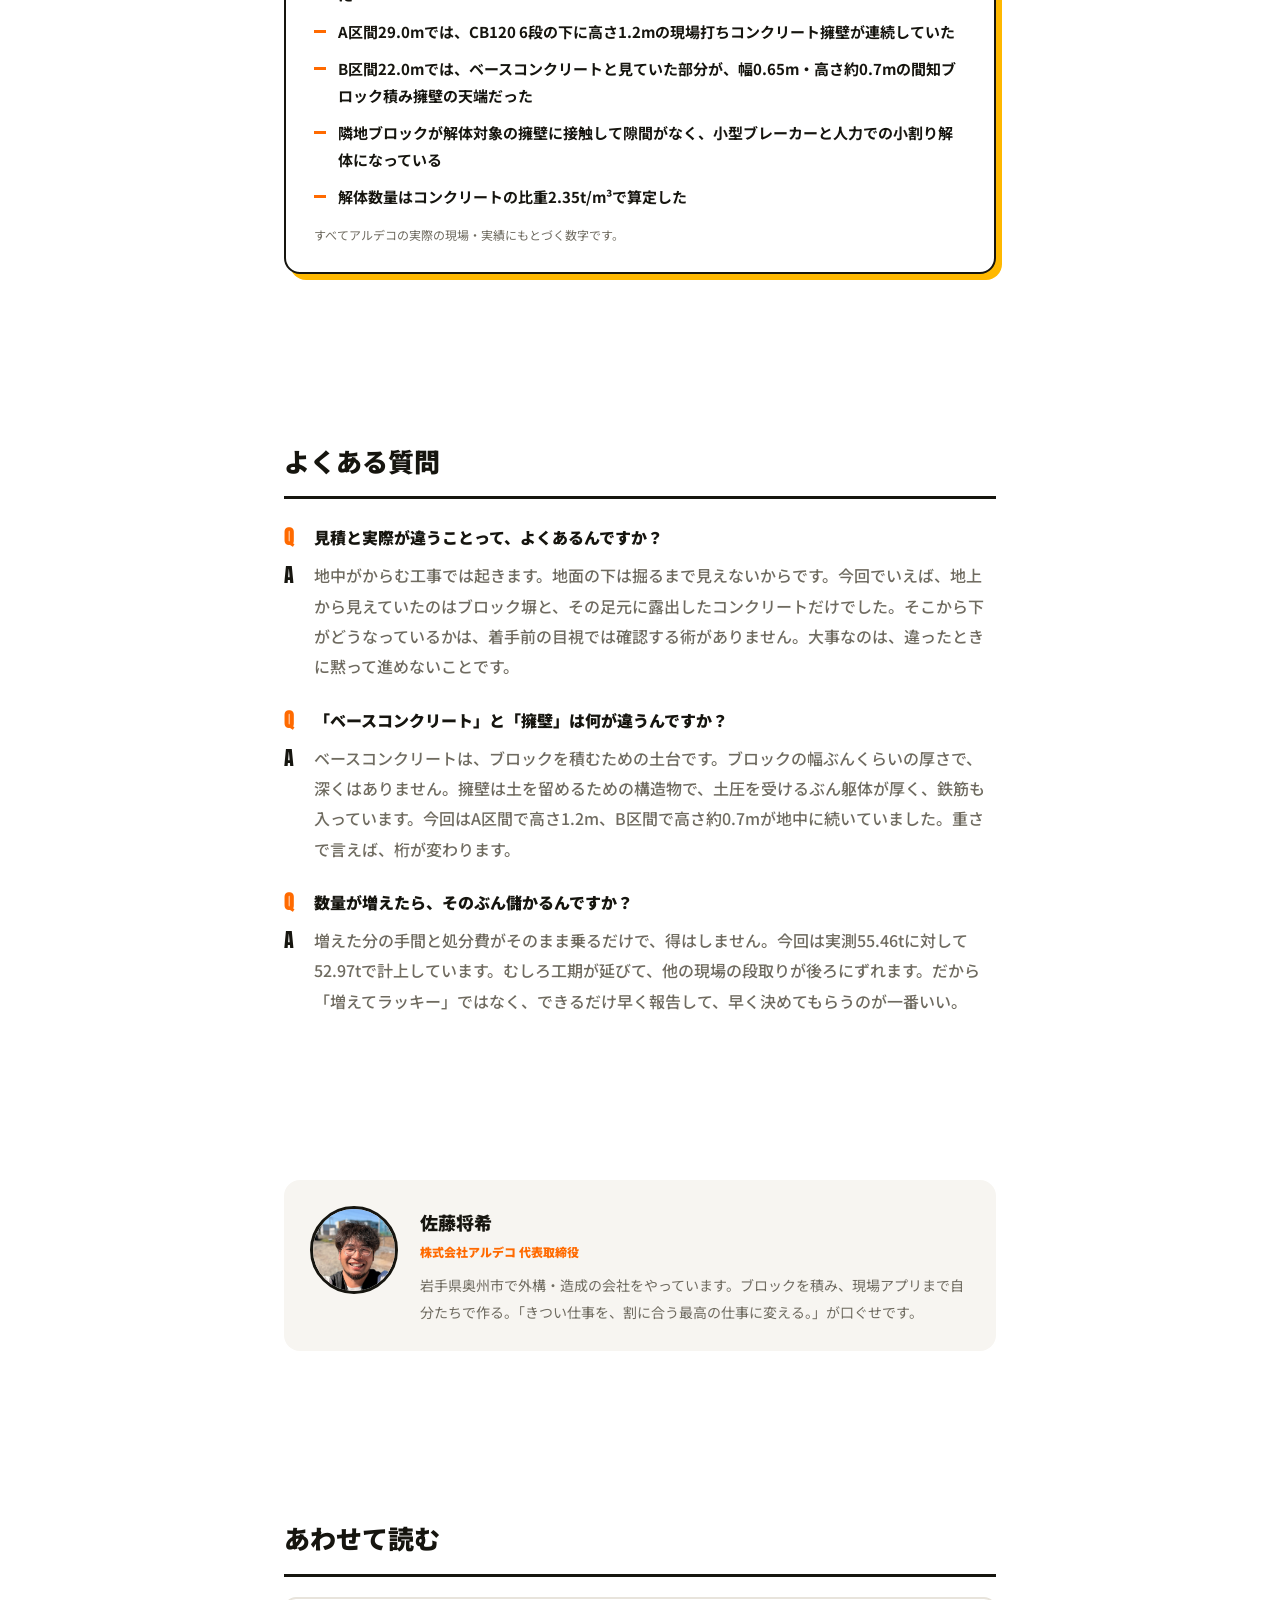
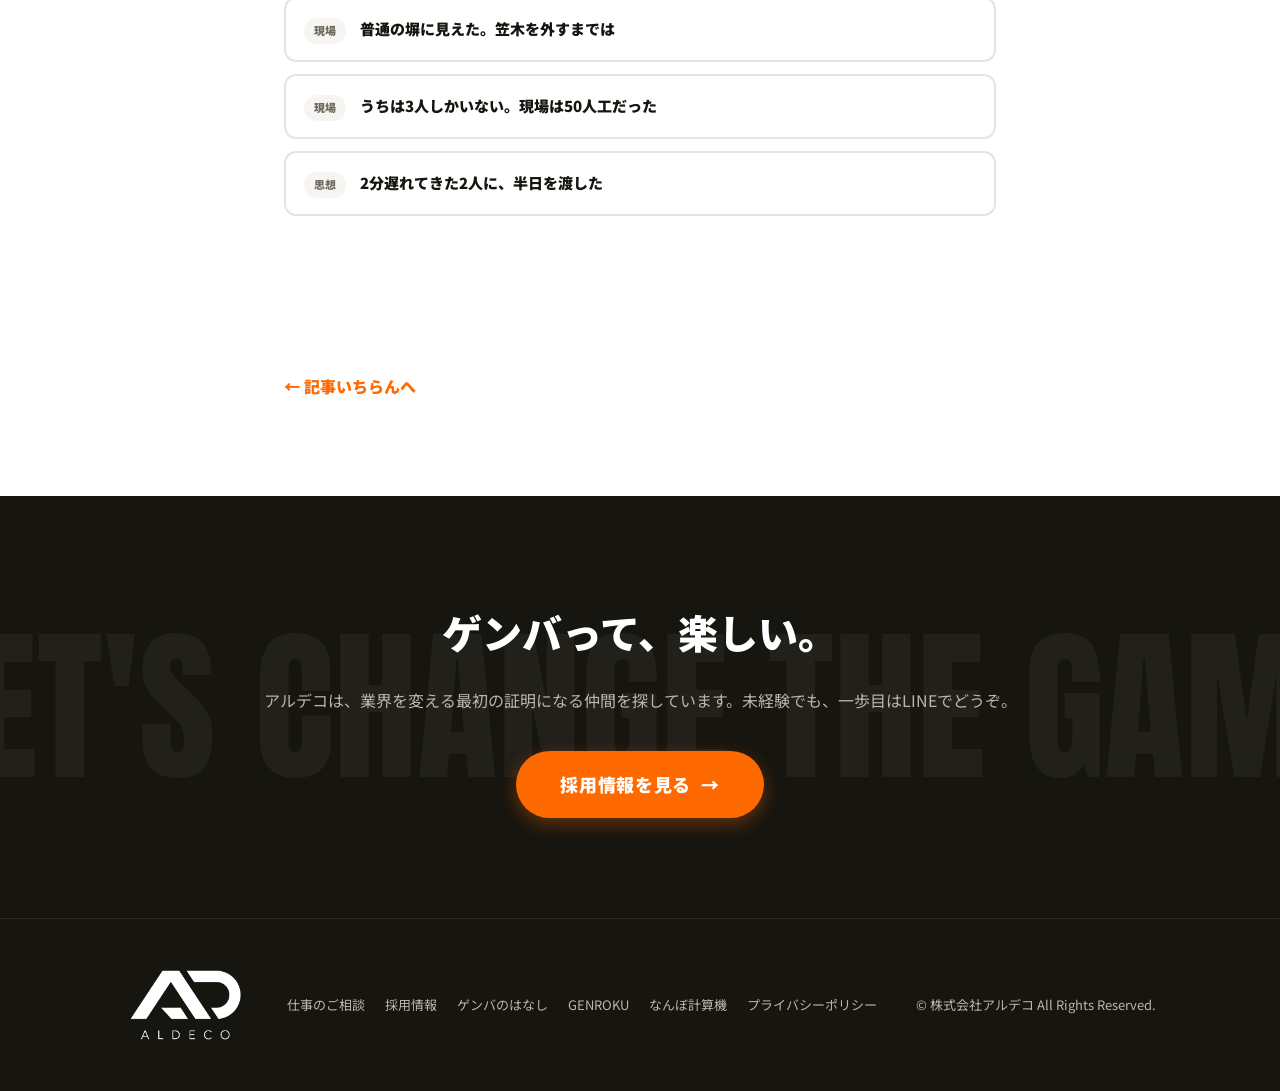
<file: blog/chichu-youheki/index.html>
<!DOCTYPE html>
<html lang="ja">
<head>
<meta charset="UTF-8">
<meta name="viewport" content="width=device-width, initial-scale=1.0">
<title>見積21トンが、掘ったら53トンになった｜アルデコのゲンバのはなし</title>
<meta name="description" content="造成現場でブロック塀の解体に入ったら、地面の下から擁壁が出てきました。見積21トンが実測53トン、約2.5倍。読み違えたあとに何をしたか、という話です。">
<link rel="canonical" href="https://aldeco.co.jp/blog/chichu-youheki/">
<meta property="og:type" content="article">
<meta property="og:site_name" content="株式会社アルデコ（ALDECO）">
<meta property="og:title" content="見積21トンが、掘ったら53トンになった｜アルデコのゲンバのはなし">
<meta property="og:description" content="造成現場でブロック塀の解体に入ったら、地面の下から擁壁が出てきました。見積21トンが実測53トン、約2.5倍。読み違えたあとに何をしたか、という話です。">
<meta property="og:url" content="https://aldeco.co.jp/blog/chichu-youheki/">
<meta property="og:image" content="https://aldeco.co.jp/img/blog/chichu-youheki-1.jpg">
<meta name="twitter:card" content="summary_large_image">
<link rel="icon" type="image/png" href="/brand-20261101/assets/favicon-transparent.png?v=20261101-1">
<link rel="alternate" type="application/rss+xml" title="アルデコのゲンバのはなし" href="/blog/feed.xml">
<link rel="preconnect" href="https://fonts.googleapis.com">
<link rel="preconnect" href="https://fonts.gstatic.com" crossorigin>
<link href="https://fonts.googleapis.com/css2?family=Anton&family=Noto+Sans+JP:wght@400;500;700;900&display=swap" rel="stylesheet">
<link rel="stylesheet" href="/style.css">
<link rel="stylesheet" href="/blog.css">
<script type="application/ld+json">{"@context":"https://schema.org","@graph":[{"@type":"Organization","@id":"https://aldeco.co.jp/#organization","name":"株式会社アルデコ","alternateName":["ALDECO","合同会社エム・クラフト","エムクラフト","ニワクラフト"],"sameAs":["https://niwa.mcraft.design/","https://genroku.app","https://nambo.app"],"url":"https://aldeco.co.jp/","logo":"https://aldeco.co.jp/img/logo-black.png","telephone":"080-4402-3343","email":"info@aldeco.co.jp","address":{"@type":"PostalAddress","addressCountry":"JP","addressRegion":"岩手県","addressLocality":"奥州市","streetAddress":"水沢真城東五郎兵衛2"},"areaServed":"岩手県","knowsAbout":["外構工事","ブロック積み","宅地造成","土間コンクリート"]},{"@type":"BlogPosting","@id":"https://aldeco.co.jp/blog/chichu-youheki/#article","headline":"見積21トンが、掘ったら53トンになった","description":"造成現場でブロック塀の解体に入ったら、地面の下から擁壁が出てきました。見積21トンが実測53トン、約2.5倍。読み違えたあとに何をしたか、という話です。","datePublished":"2026-08-20","dateModified":"2026-08-20","inLanguage":"ja","articleSection":"現場","keywords":"解体, 擁壁, 造成, 見積","wordCount":1521,"image":"https://aldeco.co.jp/img/blog/chichu-youheki-1.jpg","mainEntityOfPage":{"@type":"WebPage","@id":"https://aldeco.co.jp/blog/chichu-youheki/"},"author":{"@type":"Person","name":"佐藤将希","jobTitle":"株式会社アルデコ 代表取締役","worksFor":{"@id":"https://aldeco.co.jp/#organization"}},"publisher":{"@id":"https://aldeco.co.jp/#organization"},"about":[{"@type":"Thing","name":"見積時は「既存CB解体21.00t」で計上していた。地中部は掘削しないと確認できないため、予測数量だった"},{"@type":"Thing","name":"掘削後の実測は合計55.46t。見積書には52.97tを計上し、当初比+31.97t（約2.5倍）となった"},{"@type":"Thing","name":"A区間29.0mでは、CB120 6段の下に高さ1.2mの現場打ちコンクリート擁壁が連続していた"},{"@type":"Thing","name":"B区間22.0mでは、ベースコンクリートと見ていた部分が、幅0.65m・高さ約0.7mの間知ブロック積み擁壁の天端だった"},{"@type":"Thing","name":"隣地ブロックが解体対象の擁壁に接触して隙間がなく、小型ブレーカーと人力での小割り解体になっている"},{"@type":"Thing","name":"解体数量はコンクリートの比重2.35t/m³で算定した"}]},{"@type":"BreadcrumbList","itemListElement":[{"@type":"ListItem","position":1,"name":"ホーム","item":"https://aldeco.co.jp/"},{"@type":"ListItem","position":2,"name":"ゲンバのはなし","item":"https://aldeco.co.jp/blog/"},{"@type":"ListItem","position":3,"name":"見積21トンが、掘ったら53トンになった","item":"https://aldeco.co.jp/blog/chichu-youheki/"}]},{"@type":"FAQPage","mainEntity":[{"@type":"Question","name":"見積と実際が違うことって、よくあるんですか？","acceptedAnswer":{"@type":"Answer","text":"地中がからむ工事では起きます。地面の下は掘るまで見えないからです。今回でいえば、地上から見えていたのはブロック塀と、その足元に露出したコンクリートだけでした。そこから下がどうなっているかは、着手前の目視では確認する術がありません。大事なのは、違ったときに黙って進めないことです。"}},{"@type":"Question","name":"「ベースコンクリート」と「擁壁」は何が違うんですか？","acceptedAnswer":{"@type":"Answer","text":"ベースコンクリートは、ブロックを積むための土台です。ブロックの幅ぶんくらいの厚さで、深くはありません。擁壁は土を留めるための構造物で、土圧を受けるぶん躯体が厚く、鉄筋も入っています。今回はA区間で高さ1.2m、B区間で高さ約0.7mが地中に続いていました。重さで言えば、桁が変わります。"}},{"@type":"Question","name":"数量が増えたら、そのぶん儲かるんですか？","acceptedAnswer":{"@type":"Answer","text":"増えた分の手間と処分費がそのまま乗るだけで、得はしません。今回は実測55.46tに対して52.97tで計上しています。むしろ工期が延びて、他の現場の段取りが後ろにずれます。だから「増えてラッキー」ではなく、できるだけ早く報告して、早く決めてもらうのが一番いい。"}}]}]}</script>
<meta name="google-site-verification" content="G8R8m3gar3-l_zCH6oKk3zuVZLrA_u7wcCPGj2cS2X8">
<script async src="https://www.googletagmanager.com/gtag/js?id=G-1KLHYNGL5F"></script>
<script>
window.dataLayer=window.dataLayer||[];function gtag(){dataLayer.push(arguments)}
gtag('js',new Date());gtag('config','G-1KLHYNGL5F');
document.addEventListener('click',function(e){
  var a=e.target&&e.target.closest?e.target.closest('a'):null;if(!a)return;
  var h=a.getAttribute('href')||'',from=location.pathname;
  if(h.indexOf('/recruit/')===0||h.indexOf('#entry')===0)gtag('event','recruit_click',{link_url:h,from:from});
  if(h.indexOf('lin.ee')>-1||h.indexOf('line.me')>-1)gtag('event','line_click',{from:from});
  if(h.indexOf('tel:')===0)gtag('event','tel_click',{from:from});
  if(h.indexOf('mailto:')===0)gtag('event','mail_click',{from:from});
},{passive:true});
</script>
</head>
<body class="is-blog">

<header>
  <div class="container nav">
    <a href="/" class="logo"><img src="/img/mark-allorange.png" alt="ALDECO ロゴ"><span>ALDECO</span></a>
    <nav class="nav-links">
      <a href="/#business" class="hide-sp">事業内容</a>
      <a href="/#works" class="hide-sp">施工実績</a>
      <a href="/blog/">ゲンバのはなし</a>
      <a href="/recruit/" class="btn">採用情報</a>
    </nav>
  </div>
</header>

<article class="post">
  <div class="post-head">
    <div class="container narrow">
      <nav class="breadcrumb"><a href="/">ホーム</a><span>/</span><a href="/blog/">ゲンバのはなし</a></nav>
      <p class="post-cat">現場</p>
      <h1>見積21トンが、掘ったら53トンになった</h1>
      <p class="post-meta">
        <time datetime="2026-08-20">2026.08.20</time>
        <span>佐藤将希</span>
        <span>約3分</span>
      </p>
    </div>
  </div>
  <figure class="post-hero"><img src="/img/blog/chichu-youheki-1.jpg" alt="掘削で露出した間知ブロック積みの擁壁" loading="eager" decoding="async"></figure>
  <div class="container narrow">
    <div class="post-summary">
      <p class="post-summary-title">この記事の要点</p>
      <ul><li>造成現場でブロック塀を解体したら、地面の下に擁壁が続いていた。</li><li>見積の解体数量21トンに対し、実測は55トン。計上は52.97トンで、約2.5倍になった。</li><li>読み違えは起きる。起きたあとに何を出すかで、仕事は決まる。</li></ul>
    </div>
    <div class="post-body">
<p>見積のとき、地上に出ていたのはブロック塀だった。</p>
<p>その足元に、コンクリートが少し見えていた。ブロックを積むための土台——<strong>ベースコンクリート</strong>だと読んだ。どこの現場でもそうなっているし、地中は掘らなければ見えない。</p>
<p>だから「既存CB解体 21トン」で出した。</p>
<h2>掘ったら、下が続いていた</h2>
<p>解体に入って、ブロックの上から壊していく。掘り下げていくと、ベースコンクリートが出てくるはずだった。</p>
<p>出てこなかった。</p>
<p>代わりにあったのは、<strong>現場打ちのコンクリート擁壁</strong>だった。高さ1.2メートル。それが延長29メートルにわたって、途切れずに続いていた。</p>
<p>土台じゃない。土を留めるための構造物だ。中には鉄筋が入っている。</p>
<h2>もう一方は、天端だった</h2>
<p>別の区間、延長22メートル。ここも足元にコンクリートが見えていて、同じくベースだと読んでいた。</p>
<p>はつってみたら、それは<strong>間知（けんち）ブロック積み</strong>の一番上の面だった。</p>
<figure><img src="/img/blog/chichu-youheki-1.jpg" alt="掘削で露出した間知ブロック積みの擁壁" loading="lazy" decoding="async"><figcaption>掘削で露出した間知ブロック積みの擁壁</figcaption></figure>
<p>天端だけが地面に顔を出していて、本体は下に埋まっていた。掘り下げた結果、幅0.65メートル、高さ約0.7メートル。それが22メートル分、地中に続いていた。</p>
<p>見えていたのは、<mark>全体の一番上の一辺だけ</mark>だったということだ。</p>
<h2>21トンが、53トンになった</h2>
<p>両区間を実測して、計算し直した。</p>
<p>比重2.35t/m³で拾っていくと、解体するコンクリートの総量は<strong>55.46トン</strong>。当初計上していたのは21トンだ。</p>
<p>見積書には、そこから少し落として52.97トンで出した。実測より2.49トン少ない。端数と施工の実態を見て、控えめなほうに寄せた。</p>
<p>それでも、<strong>当初の約2.5倍</strong>になる。</p>
<h2>きついのは、数量じゃない</h2>
<p>正直、増えたトン数そのものはまだいい。数えれば出る。</p>
<p>しんどいのは現場のほうだ。</p>
<p>A区間は、隣の敷地のブロックが解体対象の擁壁に<strong>直接くっついている</strong>。隙間が一切ない。機械で一気に砕けば、隣のブロックまで持っていく。だから接触している部分は、小型ブレーカーと人力で少しずつ割っていくしかない。</p>
<p>そのすぐ横に電柱が立っていて、隣の家の外壁と給排水も近い。重機をどこに据えるか、アームをどこまで振れるかに全部制約がかかる。</p>
<figure><img src="/img/blog/chichu-youheki-2.jpg" alt="重機と小型ブレーカーで小割りしていく" loading="lazy" decoding="async"><figcaption>重機と小型ブレーカーで小割りしていく</figcaption></figure>
<p>もう一方の区間も、隣家の外壁が至近で重機が動かせない。はつって、割って、運ぶ。</p>
<p><a href="/blog/kasagi-kaitai/">普通の塀に見えた。笠木を外すまでは</a>でも書いたけれど、解体は開けるまで読めない。今回は、その読めなさが一番大きく出た。</p>
<h2>読み違えたら、黙らない</h2>
<p>ここからが本題だ。</p>
<p>数量が2.5倍になったとき、選べる道は3つある。</p>
<p>ひとつ、黙って飲む。当初の金額のまま、増えた分をこっちの持ち出しでやる。<br>ふたつ、黙って手を抜く。地中に残せるところは残して、上だけ壊して埋める。<br>みっつ、<strong>全部出して、頭を下げて、変更をお願いする。</strong></p>
<p>今日やったのは3つ目だ。</p>
<p>経緯を時系列で書いた。当初どう想定して、掘ったら何が出て、実測でどうなったか。区間ごとの断面と計算式を全部載せた。現場写真を4枚つけた。工期が翌週に食い込むことも書いた。そのうえで、増額のお願いを出した。</p>
<p>ひとつ目を選ぶと、次の現場で誰かが同じ思いをする。ふたつ目を選ぶと、何十年か先に、また誰かが同じ場所を掘って「なんだこれ」と言う。</p>
<p>どっちも、うちがやりたい仕事じゃない。</p>
<h2>見えないところは、見えないと言う</h2>
<p>地中は、掘るまで分からない。これは技術の限界であって、誰のミスでもない。</p>
<p>だったら、分からなかったことを分からなかったと書いて、分かった時点の実測を出して、判断してもらう。そこを曖昧にごまかす会社にはならない。</p>
<p>未経験で入ってくる人に一番伝えたいのは、この仕事は力じゃなくて<strong>読みと説明</strong>だということだ。</p>
<p>現場で何が起きたかを、数字と写真で人に伝えられる。それができる職人は、どこに行っても仕事がある。</p>
    </div>
    
<aside class="post-facts">
  <p class="post-facts-title">この記事の一次データ</p>
  <ul><li>見積時は「既存CB解体21.00t」で計上していた。地中部は掘削しないと確認できないため、予測数量だった</li><li>掘削後の実測は合計55.46t。見積書には52.97tを計上し、当初比+31.97t（約2.5倍）となった</li><li>A区間29.0mでは、CB120 6段の下に高さ1.2mの現場打ちコンクリート擁壁が連続していた</li><li>B区間22.0mでは、ベースコンクリートと見ていた部分が、幅0.65m・高さ約0.7mの間知ブロック積み擁壁の天端だった</li><li>隣地ブロックが解体対象の擁壁に接触して隙間がなく、小型ブレーカーと人力での小割り解体になっている</li><li>解体数量はコンクリートの比重2.35t/m³で算定した</li></ul>
  <p class="post-facts-note">すべてアルデコの実際の現場・実績にもとづく数字です。</p>
</aside>
    
<section class="post-faq">
  <h2>よくある質問</h2>
  <dl><dt>見積と実際が違うことって、よくあるんですか？</dt><dd>地中がからむ工事では起きます。地面の下は掘るまで見えないからです。今回でいえば、地上から見えていたのはブロック塀と、その足元に露出したコンクリートだけでした。そこから下がどうなっているかは、着手前の目視では確認する術がありません。大事なのは、違ったときに黙って進めないことです。</dd><dt>「ベースコンクリート」と「擁壁」は何が違うんですか？</dt><dd>ベースコンクリートは、ブロックを積むための土台です。ブロックの幅ぶんくらいの厚さで、深くはありません。擁壁は土を留めるための構造物で、土圧を受けるぶん躯体が厚く、鉄筋も入っています。今回はA区間で高さ1.2m、B区間で高さ約0.7mが地中に続いていました。重さで言えば、桁が変わります。</dd><dt>数量が増えたら、そのぶん儲かるんですか？</dt><dd>増えた分の手間と処分費がそのまま乗るだけで、得はしません。今回は実測55.46tに対して52.97tで計上しています。むしろ工期が延びて、他の現場の段取りが後ろにずれます。だから「増えてラッキー」ではなく、できるだけ早く報告して、早く決めてもらうのが一番いい。</dd></dl>
</section>
    
<aside class="post-author">
  <img src="/img/daihyo.jpg" alt="佐藤将希" loading="lazy">
  <div>
    <p class="post-author-name">佐藤将希<span>株式会社アルデコ 代表取締役</span></p>
    <p class="post-author-bio">岩手県奥州市で外構・造成の会社をやっています。ブロックを積み、現場アプリまで自分たちで作る。「きつい仕事を、割に合う最高の仕事に変える。」が口ぐせです。</p>
  </div>
</aside>
    
<section class="post-related">
  <h2>あわせて読む</h2>
  <ul><li><a href="/blog/kasagi-kaitai/"><span class="rel-cat">現場</span><span class="rel-title">普通の塀に見えた。笠木を外すまでは</span></a></li><li><a href="/blog/kanegasaki-50ninku/"><span class="rel-cat">現場</span><span class="rel-title">うちは3人しかいない。現場は50人工だった</span></a></li><li><a href="/blog/2funnochikoku/"><span class="rel-cat">思想</span><span class="rel-title">2分遅れてきた2人に、半日を渡した</span></a></li></ul>
</section>
    <p class="post-back"><a href="/blog/">← 記事いちらんへ</a></p>
  </div>
</article>

<div class="cta-band">
  <div class="container">
    <h2>ゲンバって、楽しい。</h2>
    <p>アルデコは、業界を変える最初の証明になる仲間を探しています。未経験でも、一歩目はLINEでどうぞ。</p>
    <a href="/recruit/" class="btn big">採用情報を見る</a>
  </div>
</div>

<footer>
  <div class="container foot">
    <img src="/img/logo-allwhite.png" alt="株式会社アルデコ" class="logo-img">
    <nav class="foot-nav">
      <a href="/#contact">仕事のご相談</a>
      <a href="/recruit/">採用情報</a>
      <a href="/blog/">ゲンバのはなし</a>
      <a href="https://genroku.app" target="_blank" rel="noopener">GENROKU</a>
      <a href="https://nambo.app" target="_blank" rel="noopener">なんぼ計算機</a>
      <a href="/privacy/">プライバシーポリシー</a>
    </nav>
    <span>© 株式会社アルデコ All Rights Reserved.</span>
  </div>
</footer>
</body>
</html>
</file>
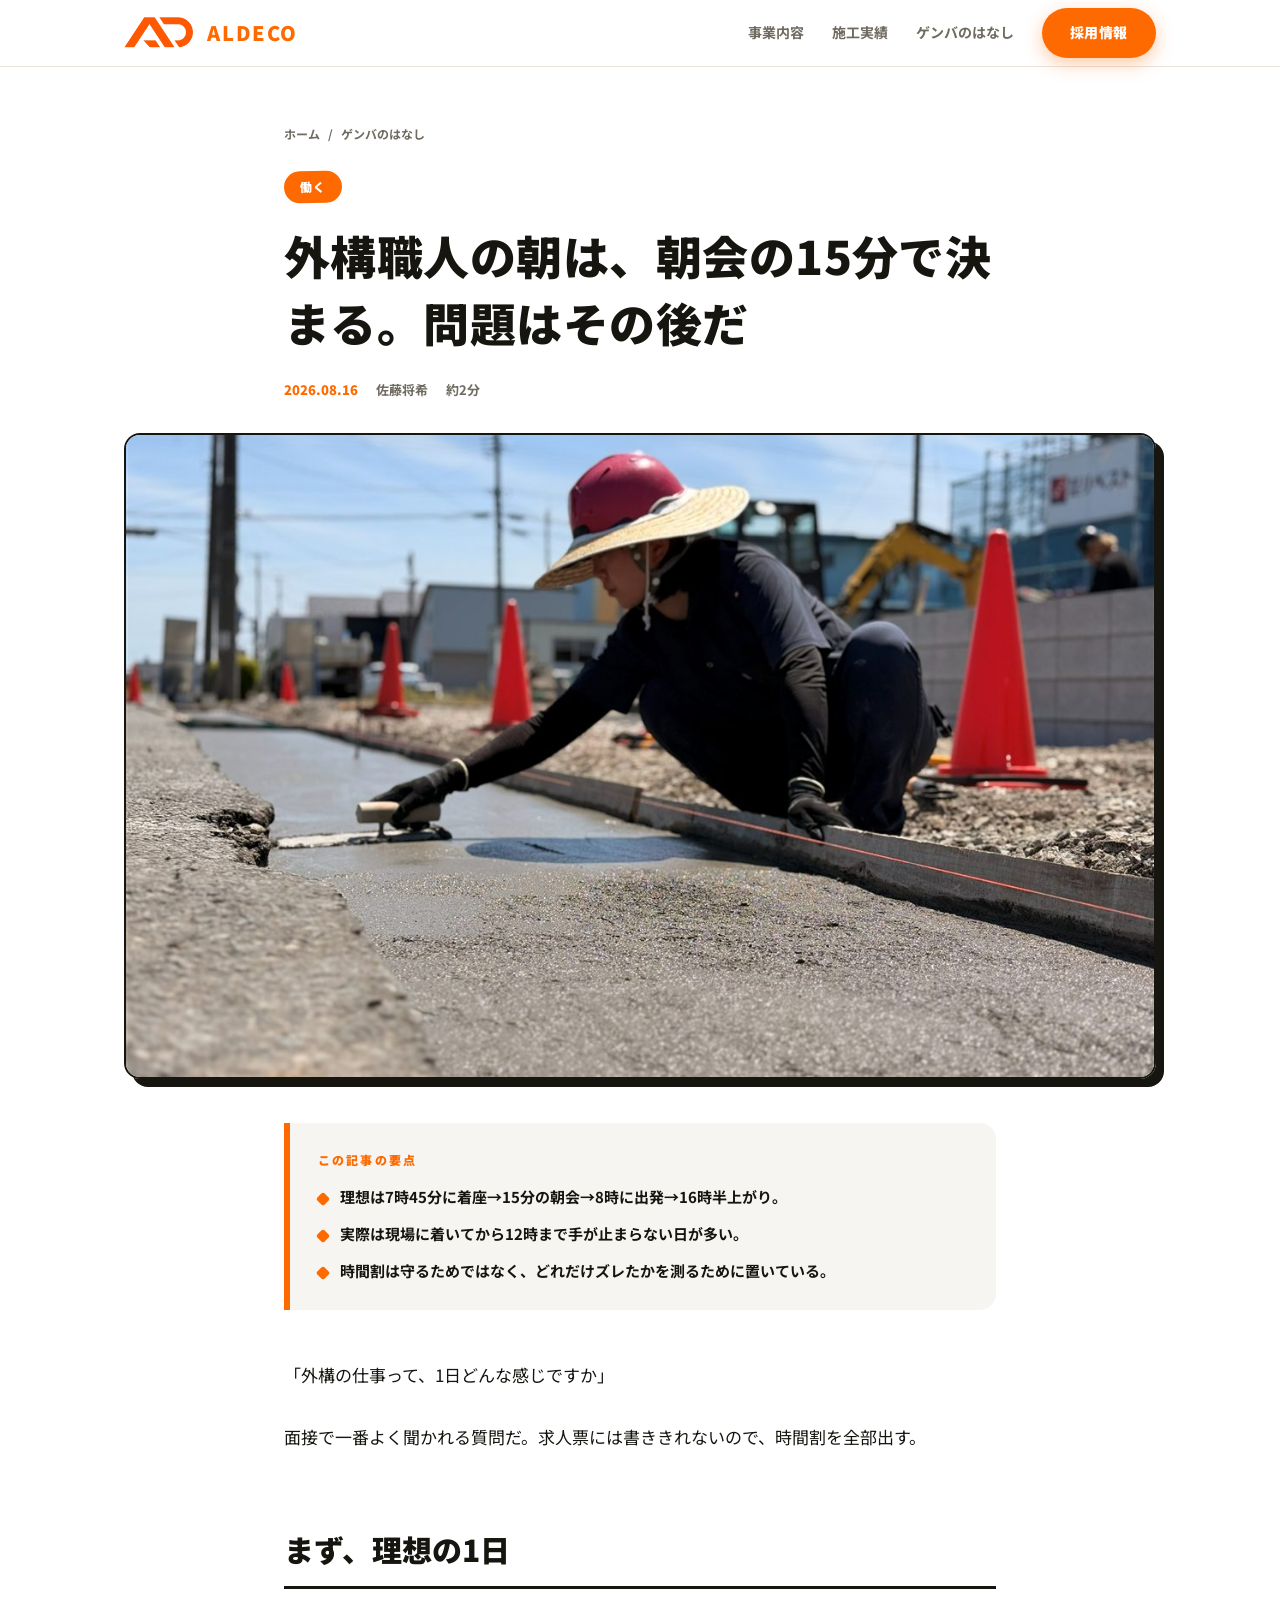
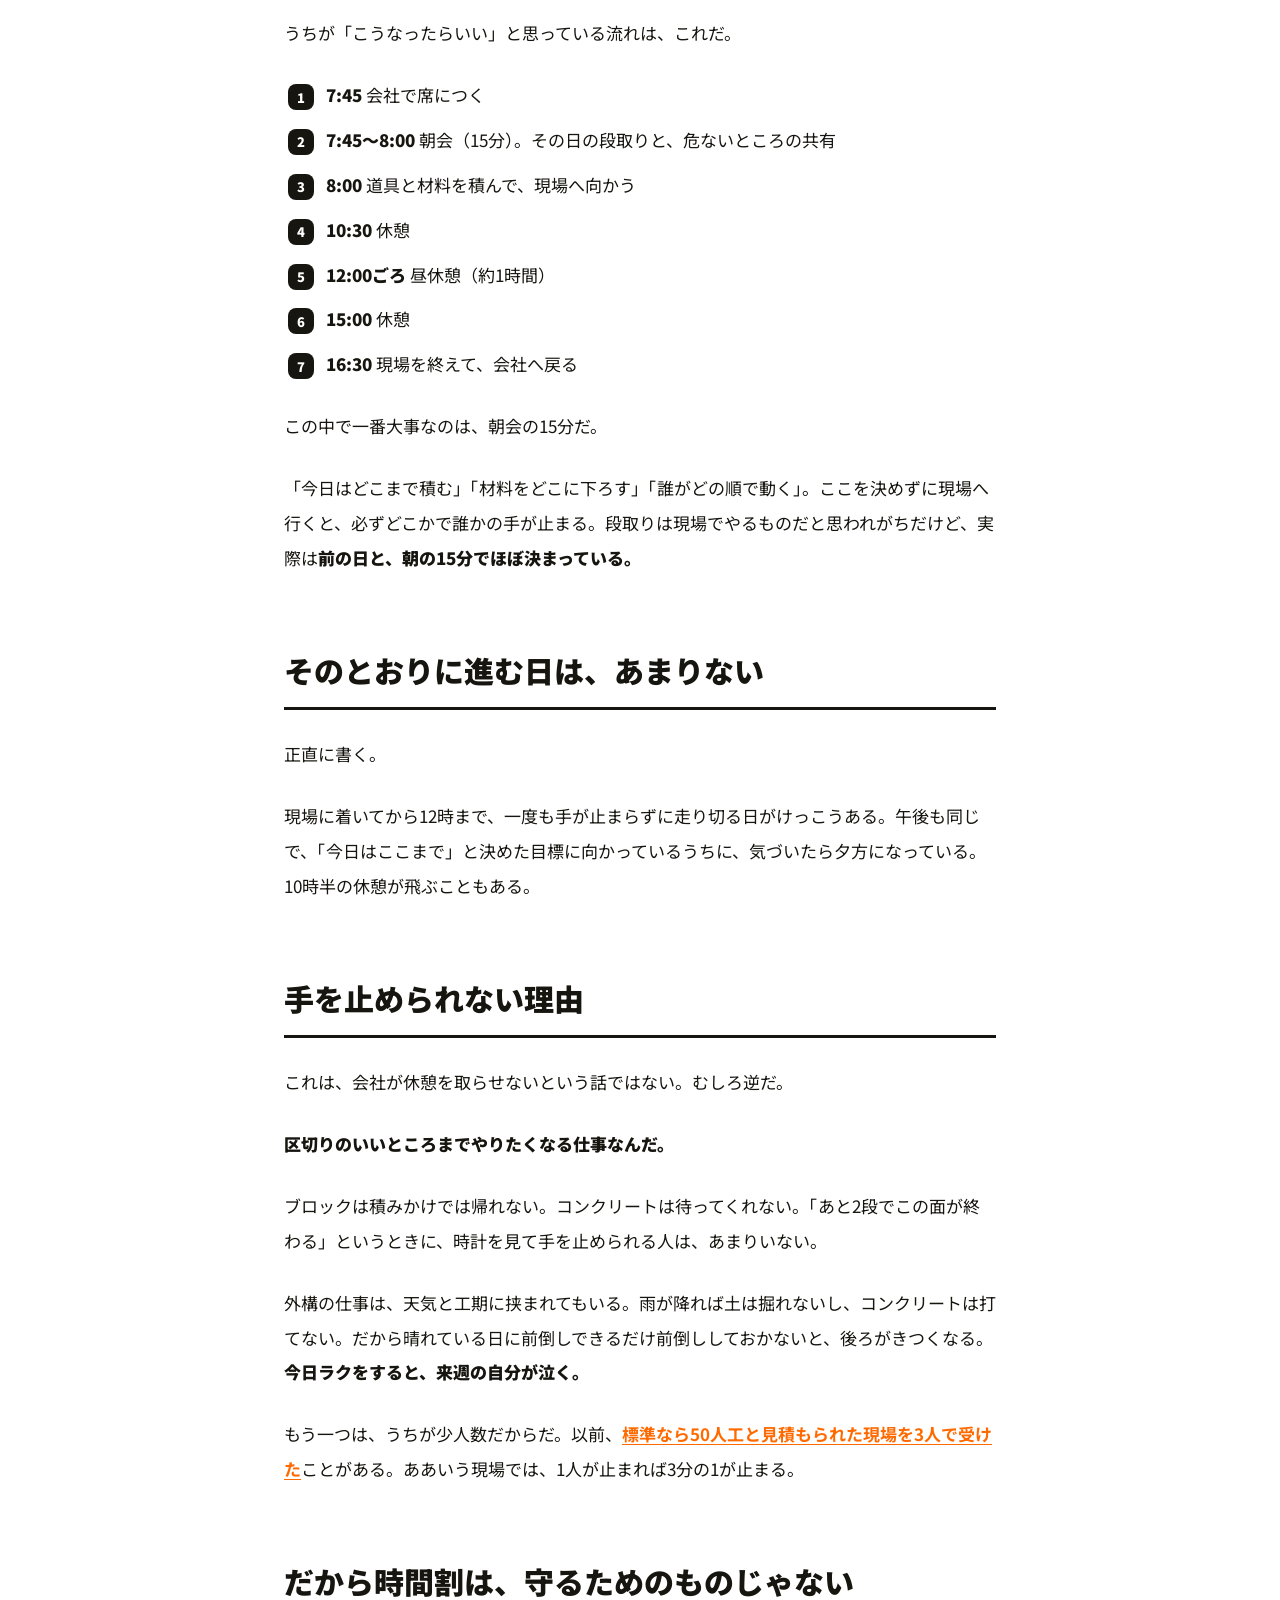
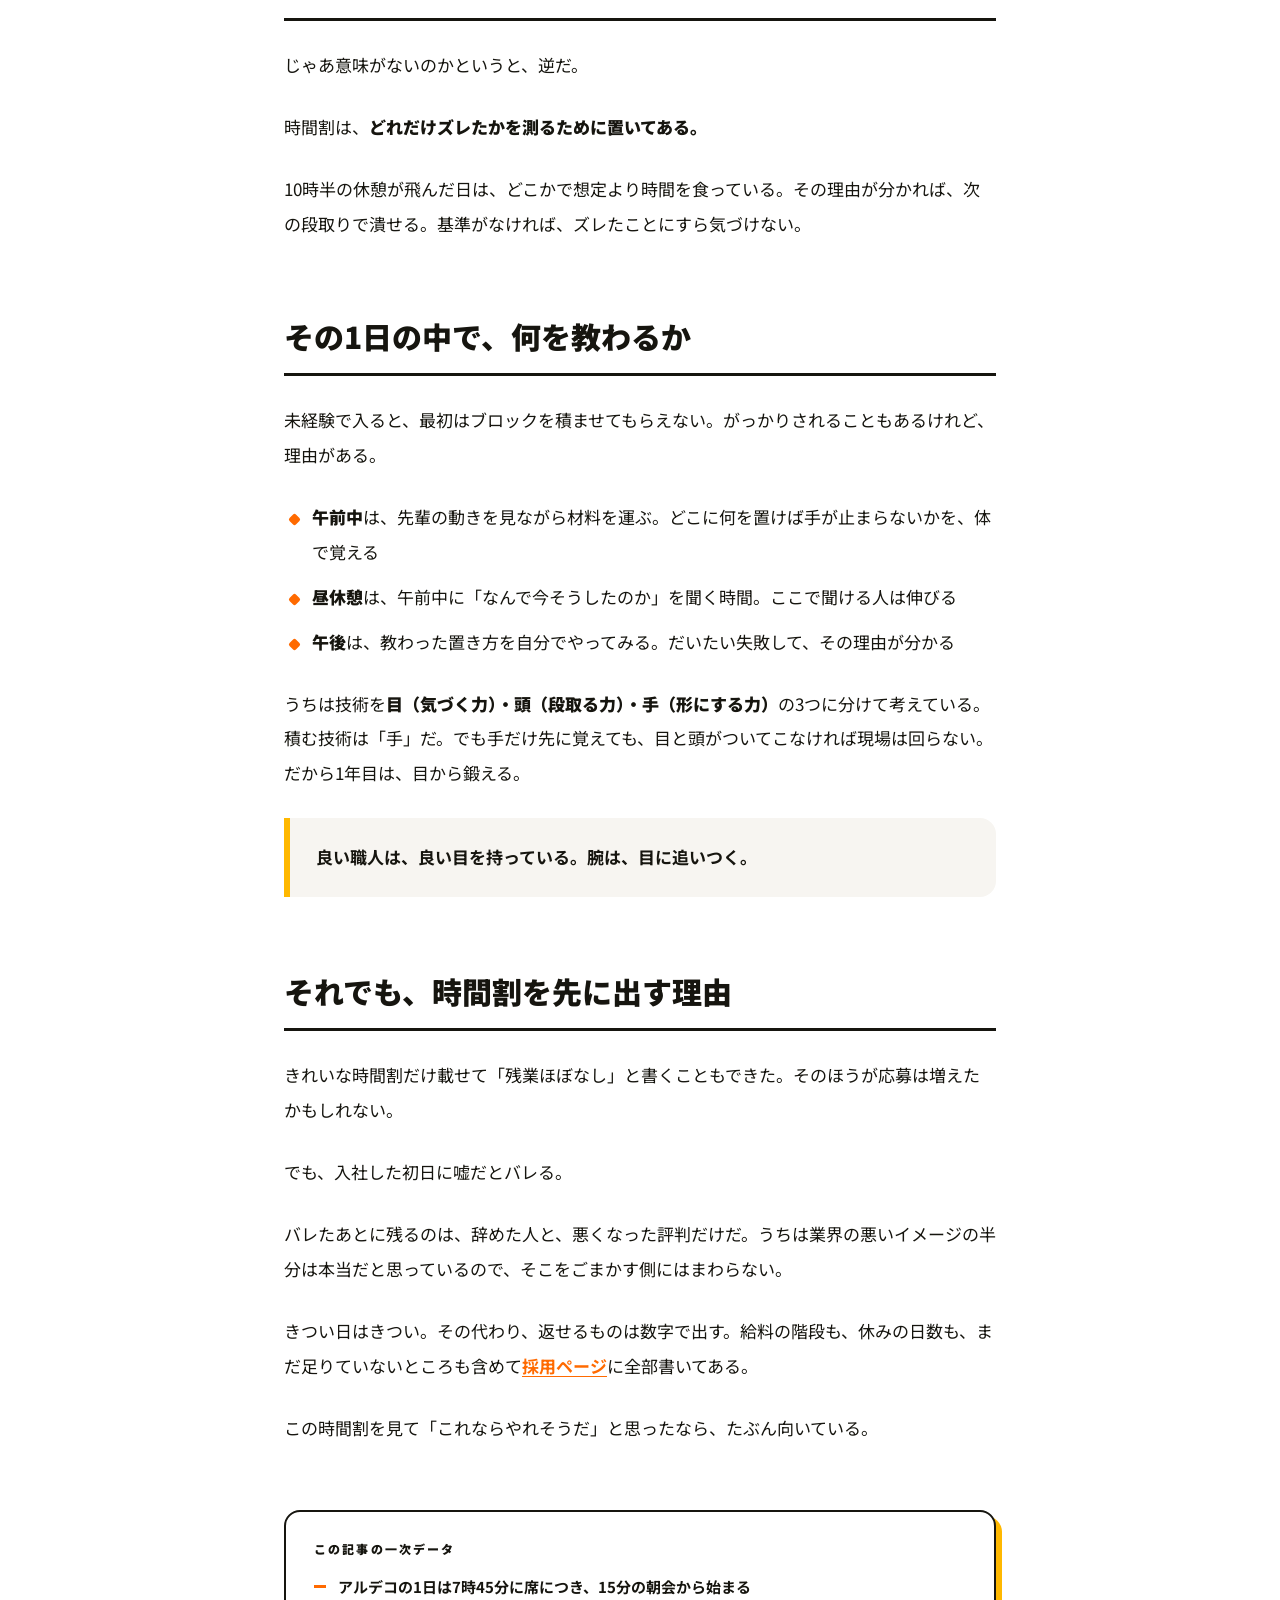
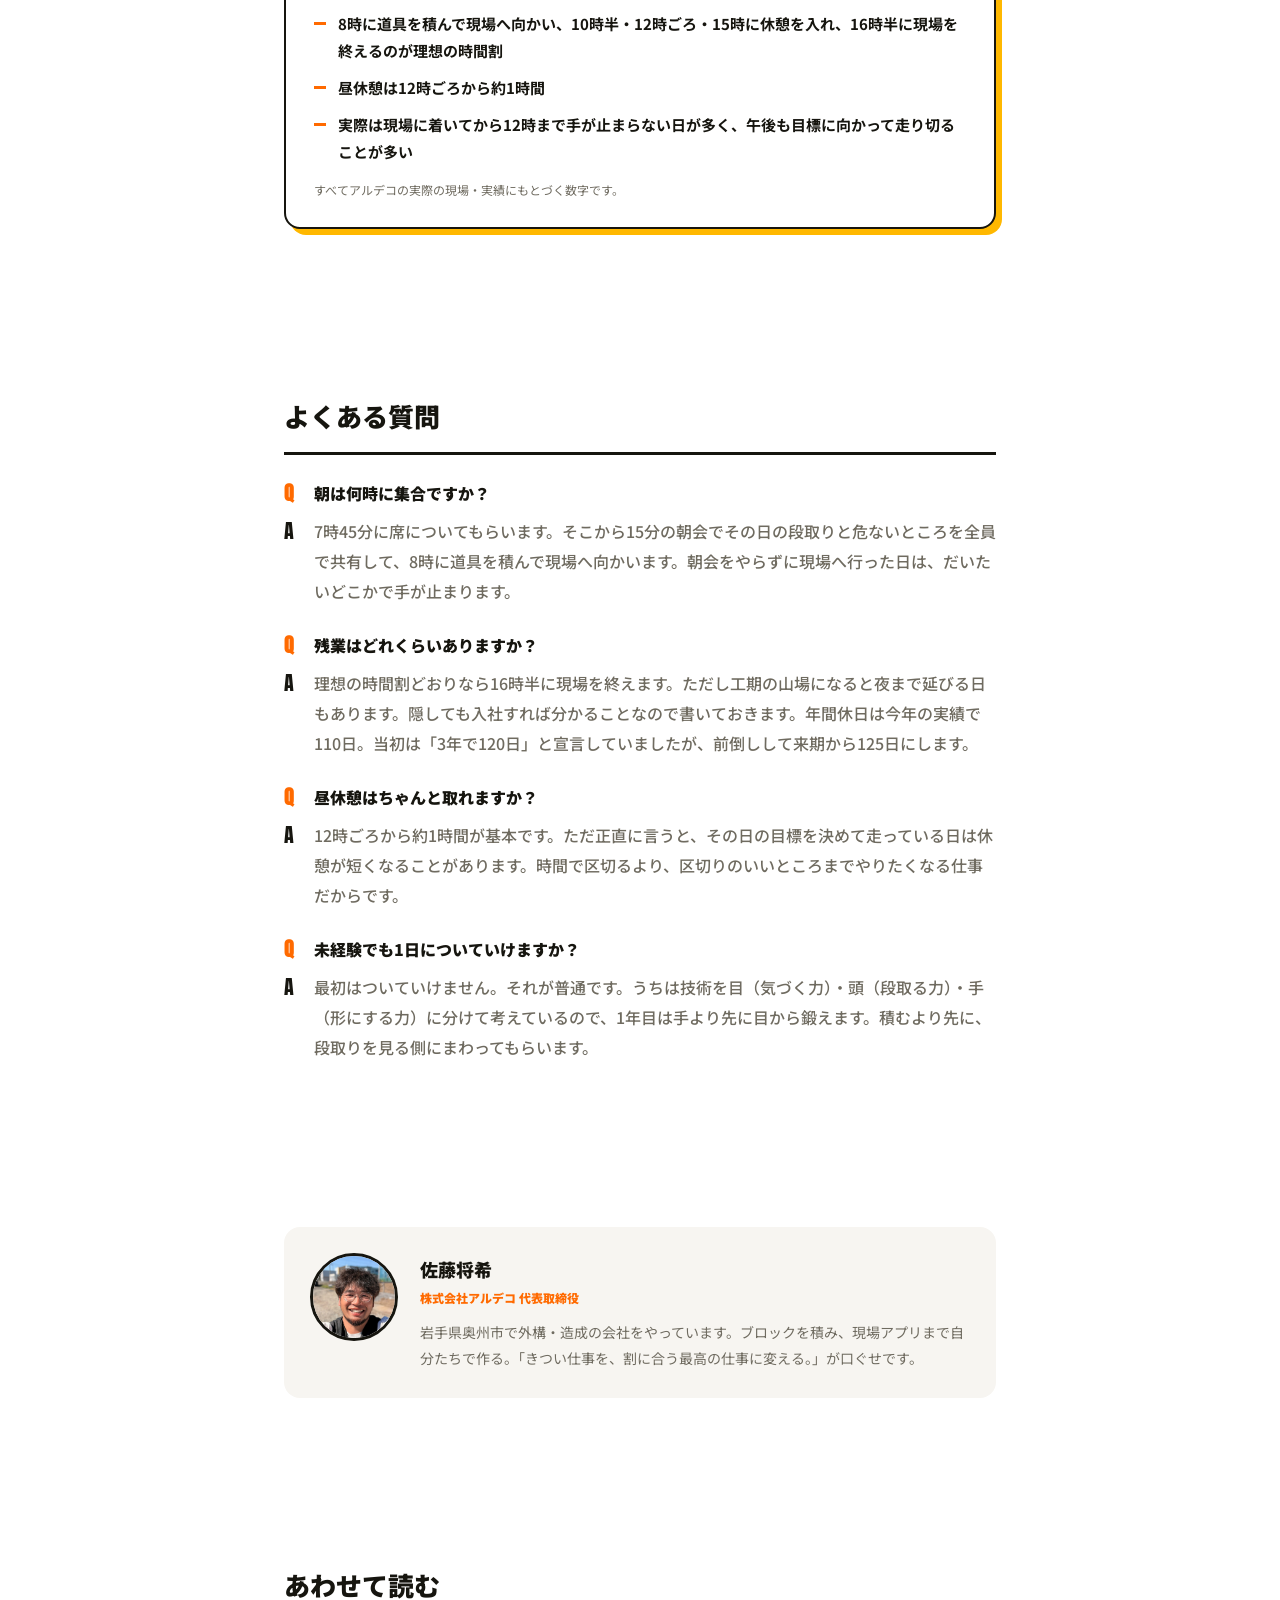
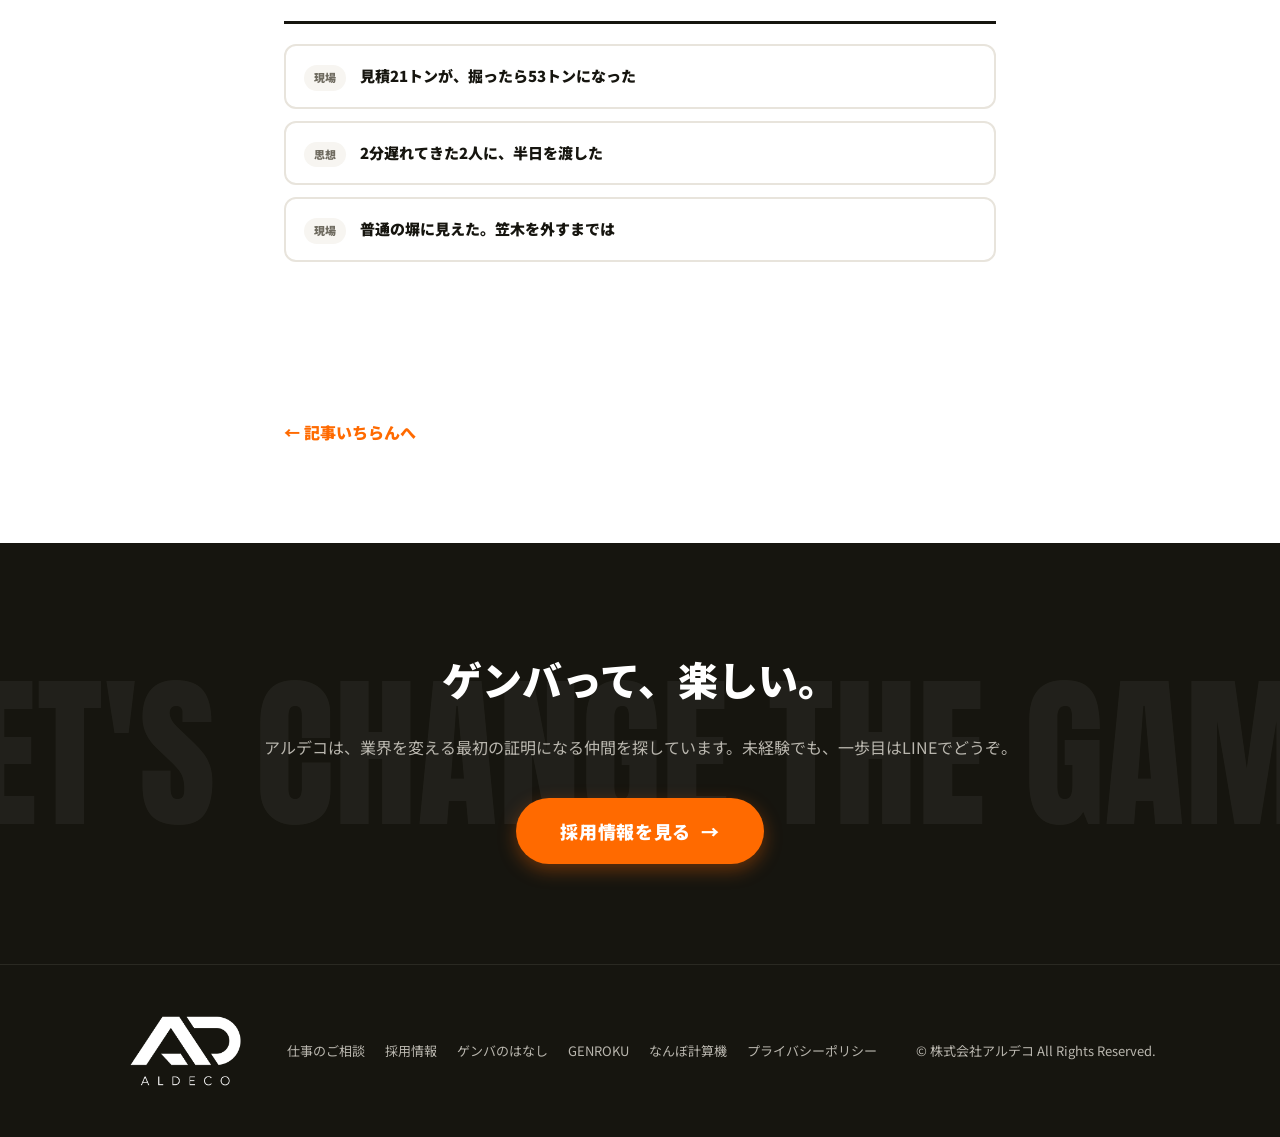
<file: blog/genba-1nichi/index.html>
<!DOCTYPE html>
<html lang="ja">
<head>
<meta charset="UTF-8">
<meta name="viewport" content="width=device-width, initial-scale=1.0">
<title>外構職人の朝は、朝会の15分で決まる。問題はその後だ｜アルデコのゲンバのはなし</title>
<meta name="description" content="アルデコの1日を時間割で公開します。7時45分に着座、15分の朝会、8時に出発、16時半上がり。ただし実際は12時まで手が止まらない日が多い。理想と現実の両方を隠さずに書きました。">
<link rel="canonical" href="https://aldeco.co.jp/blog/genba-1nichi/">
<meta property="og:type" content="article">
<meta property="og:site_name" content="株式会社アルデコ（ALDECO）">
<meta property="og:title" content="外構職人の朝は、朝会の15分で決まる。問題はその後だ｜アルデコのゲンバのはなし">
<meta property="og:description" content="アルデコの1日を時間割で公開します。7時45分に着座、15分の朝会、8時に出発、16時半上がり。ただし実際は12時まで手が止まらない日が多い。理想と現実の両方を隠さずに書きました。">
<meta property="og:url" content="https://aldeco.co.jp/blog/genba-1nichi/">
<meta property="og:image" content="https://aldeco.co.jp/img/ikusei.jpg">
<meta name="twitter:card" content="summary_large_image">
<link rel="icon" type="image/png" href="/brand-20261101/assets/favicon-transparent.png?v=20261101-1">
<link rel="alternate" type="application/rss+xml" title="アルデコのゲンバのはなし" href="/blog/feed.xml">
<link rel="preconnect" href="https://fonts.googleapis.com">
<link rel="preconnect" href="https://fonts.gstatic.com" crossorigin>
<link href="https://fonts.googleapis.com/css2?family=Anton&family=Noto+Sans+JP:wght@400;500;700;900&display=swap" rel="stylesheet">
<link rel="stylesheet" href="/style.css">
<link rel="stylesheet" href="/blog.css">
<script type="application/ld+json">{"@context":"https://schema.org","@graph":[{"@type":"Organization","@id":"https://aldeco.co.jp/#organization","name":"株式会社アルデコ","alternateName":["ALDECO","合同会社エム・クラフト","エムクラフト","ニワクラフト"],"sameAs":["https://niwa.mcraft.design/","https://genroku.app","https://nambo.app"],"url":"https://aldeco.co.jp/","logo":"https://aldeco.co.jp/img/logo-black.png","telephone":"080-4402-3343","email":"info@aldeco.co.jp","address":{"@type":"PostalAddress","addressCountry":"JP","addressRegion":"岩手県","addressLocality":"奥州市","streetAddress":"水沢真城東五郎兵衛2"},"areaServed":"岩手県","knowsAbout":["外構工事","ブロック積み","宅地造成","土間コンクリート"]},{"@type":"BlogPosting","@id":"https://aldeco.co.jp/blog/genba-1nichi/#article","headline":"外構職人の朝は、朝会の15分で決まる。問題はその後だ","description":"アルデコの1日を時間割で公開します。7時45分に着座、15分の朝会、8時に出発、16時半上がり。ただし実際は12時まで手が止まらない日が多い。理想と現実の両方を隠さずに書きました。","datePublished":"2026-08-16","dateModified":"2026-08-16","inLanguage":"ja","articleSection":"働く","keywords":"1日の流れ, 働き方, 未経験, 外構","wordCount":1469,"image":"https://aldeco.co.jp/img/ikusei.jpg","mainEntityOfPage":{"@type":"WebPage","@id":"https://aldeco.co.jp/blog/genba-1nichi/"},"author":{"@type":"Person","name":"佐藤将希","jobTitle":"株式会社アルデコ 代表取締役","worksFor":{"@id":"https://aldeco.co.jp/#organization"}},"publisher":{"@id":"https://aldeco.co.jp/#organization"},"about":[{"@type":"Thing","name":"アルデコの1日は7時45分に席につき、15分の朝会から始まる"},{"@type":"Thing","name":"8時に道具を積んで現場へ向かい、10時半・12時ごろ・15時に休憩を入れ、16時半に現場を終えるのが理想の時間割"},{"@type":"Thing","name":"昼休憩は12時ごろから約1時間"},{"@type":"Thing","name":"実際は現場に着いてから12時まで手が止まらない日が多く、午後も目標に向かって走り切ることが多い"}]},{"@type":"BreadcrumbList","itemListElement":[{"@type":"ListItem","position":1,"name":"ホーム","item":"https://aldeco.co.jp/"},{"@type":"ListItem","position":2,"name":"ゲンバのはなし","item":"https://aldeco.co.jp/blog/"},{"@type":"ListItem","position":3,"name":"外構職人の朝は、朝会の15分で決まる。問題はその後だ","item":"https://aldeco.co.jp/blog/genba-1nichi/"}]},{"@type":"FAQPage","mainEntity":[{"@type":"Question","name":"朝は何時に集合ですか？","acceptedAnswer":{"@type":"Answer","text":"7時45分に席についてもらいます。そこから15分の朝会でその日の段取りと危ないところを全員で共有して、8時に道具を積んで現場へ向かいます。朝会をやらずに現場へ行った日は、だいたいどこかで手が止まります。"}},{"@type":"Question","name":"残業はどれくらいありますか？","acceptedAnswer":{"@type":"Answer","text":"理想の時間割どおりなら16時半に現場を終えます。ただし工期の山場になると夜まで延びる日もあります。隠しても入社すれば分かることなので書いておきます。年間休日は今年の実績で110日。当初は「3年で120日」と宣言していましたが、前倒しして来期から125日にします。"}},{"@type":"Question","name":"昼休憩はちゃんと取れますか？","acceptedAnswer":{"@type":"Answer","text":"12時ごろから約1時間が基本です。ただ正直に言うと、その日の目標を決めて走っている日は休憩が短くなることがあります。時間で区切るより、区切りのいいところまでやりたくなる仕事だからです。"}},{"@type":"Question","name":"未経験でも1日についていけますか？","acceptedAnswer":{"@type":"Answer","text":"最初はついていけません。それが普通です。うちは技術を目（気づく力）・頭（段取る力）・手（形にする力）に分けて考えているので、1年目は手より先に目から鍛えます。積むより先に、段取りを見る側にまわってもらいます。"}}]}]}</script>
<meta name="google-site-verification" content="G8R8m3gar3-l_zCH6oKk3zuVZLrA_u7wcCPGj2cS2X8">
<script async src="https://www.googletagmanager.com/gtag/js?id=G-1KLHYNGL5F"></script>
<script>
window.dataLayer=window.dataLayer||[];function gtag(){dataLayer.push(arguments)}
gtag('js',new Date());gtag('config','G-1KLHYNGL5F');
document.addEventListener('click',function(e){
  var a=e.target&&e.target.closest?e.target.closest('a'):null;if(!a)return;
  var h=a.getAttribute('href')||'',from=location.pathname;
  if(h.indexOf('/recruit/')===0||h.indexOf('#entry')===0)gtag('event','recruit_click',{link_url:h,from:from});
  if(h.indexOf('lin.ee')>-1||h.indexOf('line.me')>-1)gtag('event','line_click',{from:from});
  if(h.indexOf('tel:')===0)gtag('event','tel_click',{from:from});
  if(h.indexOf('mailto:')===0)gtag('event','mail_click',{from:from});
},{passive:true});
</script>
</head>
<body class="is-blog">

<header>
  <div class="container nav">
    <a href="/" class="logo"><img src="/img/mark-allorange.png" alt="ALDECO ロゴ"><span>ALDECO</span></a>
    <nav class="nav-links">
      <a href="/#business" class="hide-sp">事業内容</a>
      <a href="/#works" class="hide-sp">施工実績</a>
      <a href="/blog/">ゲンバのはなし</a>
      <a href="/recruit/" class="btn">採用情報</a>
    </nav>
  </div>
</header>

<article class="post">
  <div class="post-head">
    <div class="container narrow">
      <nav class="breadcrumb"><a href="/">ホーム</a><span>/</span><a href="/blog/">ゲンバのはなし</a></nav>
      <p class="post-cat">働く</p>
      <h1>外構職人の朝は、朝会の15分で決まる。問題はその後だ</h1>
      <p class="post-meta">
        <time datetime="2026-08-16">2026.08.16</time>
        <span>佐藤将希</span>
        <span>約2分</span>
      </p>
    </div>
  </div>
  <figure class="post-hero"><img src="/img/ikusei.jpg" alt="現場で施工作業をするアルデコのメンバー" loading="eager" decoding="async"></figure>
  <div class="container narrow">
    <div class="post-summary">
      <p class="post-summary-title">この記事の要点</p>
      <ul><li>理想は7時45分に着座→15分の朝会→8時に出発→16時半上がり。</li><li>実際は現場に着いてから12時まで手が止まらない日が多い。</li><li>時間割は守るためではなく、どれだけズレたかを測るために置いている。</li></ul>
    </div>
    <div class="post-body">
<p>「外構の仕事って、1日どんな感じですか」</p>
<p>面接で一番よく聞かれる質問だ。求人票には書ききれないので、時間割を全部出す。</p>
<h2>まず、理想の1日</h2>
<p>うちが「こうなったらいい」と思っている流れは、これだ。</p>
<ol><li><strong>7:45</strong> 会社で席につく</li><li><strong>7:45〜8:00</strong> 朝会（15分）。その日の段取りと、危ないところの共有</li><li><strong>8:00</strong> 道具と材料を積んで、現場へ向かう</li><li><strong>10:30</strong> 休憩</li><li><strong>12:00ごろ</strong> 昼休憩（約1時間）</li><li><strong>15:00</strong> 休憩</li><li><strong>16:30</strong> 現場を終えて、会社へ戻る</li></ol>
<p>この中で一番大事なのは、朝会の15分だ。</p>
<p>「今日はどこまで積む」「材料をどこに下ろす」「誰がどの順で動く」。ここを決めずに現場へ行くと、必ずどこかで誰かの手が止まる。段取りは現場でやるものだと思われがちだけど、実際は<strong>前の日と、朝の15分でほぼ決まっている。</strong></p>
<h2>そのとおりに進む日は、あまりない</h2>
<p>正直に書く。</p>
<p>現場に着いてから12時まで、一度も手が止まらずに走り切る日がけっこうある。午後も同じで、「今日はここまで」と決めた目標に向かっているうちに、気づいたら夕方になっている。10時半の休憩が飛ぶこともある。</p>
<h2>手を止められない理由</h2>
<p>これは、会社が休憩を取らせないという話ではない。むしろ逆だ。</p>
<p><strong>区切りのいいところまでやりたくなる仕事なんだ。</strong></p>
<p>ブロックは積みかけでは帰れない。コンクリートは待ってくれない。「あと2段でこの面が終わる」というときに、時計を見て手を止められる人は、あまりいない。</p>
<p>外構の仕事は、天気と工期に挟まれてもいる。雨が降れば土は掘れないし、コンクリートは打てない。だから晴れている日に前倒しできるだけ前倒ししておかないと、後ろがきつくなる。<strong>今日ラクをすると、来週の自分が泣く。</strong></p>
<p>もう一つは、うちが少人数だからだ。以前、<a href="/blog/kanegasaki-50ninku/">標準なら50人工と見積もられた現場を3人で受けた</a>ことがある。ああいう現場では、1人が止まれば3分の1が止まる。</p>
<h2>だから時間割は、守るためのものじゃない</h2>
<p>じゃあ意味がないのかというと、逆だ。</p>
<p>時間割は、<strong>どれだけズレたかを測るために置いてある。</strong></p>
<p>10時半の休憩が飛んだ日は、どこかで想定より時間を食っている。その理由が分かれば、次の段取りで潰せる。基準がなければ、ズレたことにすら気づけない。</p>
<h2>その1日の中で、何を教わるか</h2>
<p>未経験で入ると、最初はブロックを積ませてもらえない。がっかりされることもあるけれど、理由がある。</p>
<ul><li><strong>午前中</strong>は、先輩の動きを見ながら材料を運ぶ。どこに何を置けば手が止まらないかを、体で覚える</li><li><strong>昼休憩</strong>は、午前中に「なんで今そうしたのか」を聞く時間。ここで聞ける人は伸びる</li><li><strong>午後</strong>は、教わった置き方を自分でやってみる。だいたい失敗して、その理由が分かる</li></ul>
<p>うちは技術を<strong>目（気づく力）・頭（段取る力）・手（形にする力）</strong>の3つに分けて考えている。積む技術は「手」だ。でも手だけ先に覚えても、目と頭がついてこなければ現場は回らない。だから1年目は、目から鍛える。</p>
<blockquote><p>良い職人は、良い目を持っている。腕は、目に追いつく。</p></blockquote>
<h2>それでも、時間割を先に出す理由</h2>
<p>きれいな時間割だけ載せて「残業ほぼなし」と書くこともできた。そのほうが応募は増えたかもしれない。</p>
<p>でも、入社した初日に嘘だとバレる。</p>
<p>バレたあとに残るのは、辞めた人と、悪くなった評判だけだ。うちは業界の悪いイメージの半分は本当だと思っているので、そこをごまかす側にはまわらない。</p>
<p>きつい日はきつい。その代わり、返せるものは数字で出す。給料の階段も、休みの日数も、まだ足りていないところも含めて<a href="/recruit/">採用ページ</a>に全部書いてある。</p>
<p>この時間割を見て「これならやれそうだ」と思ったなら、たぶん向いている。</p>
    </div>
    
<aside class="post-facts">
  <p class="post-facts-title">この記事の一次データ</p>
  <ul><li>アルデコの1日は7時45分に席につき、15分の朝会から始まる</li><li>8時に道具を積んで現場へ向かい、10時半・12時ごろ・15時に休憩を入れ、16時半に現場を終えるのが理想の時間割</li><li>昼休憩は12時ごろから約1時間</li><li>実際は現場に着いてから12時まで手が止まらない日が多く、午後も目標に向かって走り切ることが多い</li></ul>
  <p class="post-facts-note">すべてアルデコの実際の現場・実績にもとづく数字です。</p>
</aside>
    
<section class="post-faq">
  <h2>よくある質問</h2>
  <dl><dt>朝は何時に集合ですか？</dt><dd>7時45分に席についてもらいます。そこから15分の朝会でその日の段取りと危ないところを全員で共有して、8時に道具を積んで現場へ向かいます。朝会をやらずに現場へ行った日は、だいたいどこかで手が止まります。</dd><dt>残業はどれくらいありますか？</dt><dd>理想の時間割どおりなら16時半に現場を終えます。ただし工期の山場になると夜まで延びる日もあります。隠しても入社すれば分かることなので書いておきます。年間休日は今年の実績で110日。当初は「3年で120日」と宣言していましたが、前倒しして来期から125日にします。</dd><dt>昼休憩はちゃんと取れますか？</dt><dd>12時ごろから約1時間が基本です。ただ正直に言うと、その日の目標を決めて走っている日は休憩が短くなることがあります。時間で区切るより、区切りのいいところまでやりたくなる仕事だからです。</dd><dt>未経験でも1日についていけますか？</dt><dd>最初はついていけません。それが普通です。うちは技術を目（気づく力）・頭（段取る力）・手（形にする力）に分けて考えているので、1年目は手より先に目から鍛えます。積むより先に、段取りを見る側にまわってもらいます。</dd></dl>
</section>
    
<aside class="post-author">
  <img src="/img/daihyo.jpg" alt="佐藤将希" loading="lazy">
  <div>
    <p class="post-author-name">佐藤将希<span>株式会社アルデコ 代表取締役</span></p>
    <p class="post-author-bio">岩手県奥州市で外構・造成の会社をやっています。ブロックを積み、現場アプリまで自分たちで作る。「きつい仕事を、割に合う最高の仕事に変える。」が口ぐせです。</p>
  </div>
</aside>
    
<section class="post-related">
  <h2>あわせて読む</h2>
  <ul><li><a href="/blog/chichu-youheki/"><span class="rel-cat">現場</span><span class="rel-title">見積21トンが、掘ったら53トンになった</span></a></li><li><a href="/blog/2funnochikoku/"><span class="rel-cat">思想</span><span class="rel-title">2分遅れてきた2人に、半日を渡した</span></a></li><li><a href="/blog/kasagi-kaitai/"><span class="rel-cat">現場</span><span class="rel-title">普通の塀に見えた。笠木を外すまでは</span></a></li></ul>
</section>
    <p class="post-back"><a href="/blog/">← 記事いちらんへ</a></p>
  </div>
</article>

<div class="cta-band">
  <div class="container">
    <h2>ゲンバって、楽しい。</h2>
    <p>アルデコは、業界を変える最初の証明になる仲間を探しています。未経験でも、一歩目はLINEでどうぞ。</p>
    <a href="/recruit/" class="btn big">採用情報を見る</a>
  </div>
</div>

<footer>
  <div class="container foot">
    <img src="/img/logo-allwhite.png" alt="株式会社アルデコ" class="logo-img">
    <nav class="foot-nav">
      <a href="/#contact">仕事のご相談</a>
      <a href="/recruit/">採用情報</a>
      <a href="/blog/">ゲンバのはなし</a>
      <a href="https://genroku.app" target="_blank" rel="noopener">GENROKU</a>
      <a href="https://nambo.app" target="_blank" rel="noopener">なんぼ計算機</a>
      <a href="/privacy/">プライバシーポリシー</a>
    </nav>
    <span>© 株式会社アルデコ All Rights Reserved.</span>
  </div>
</footer>
</body>
</html>
</file>
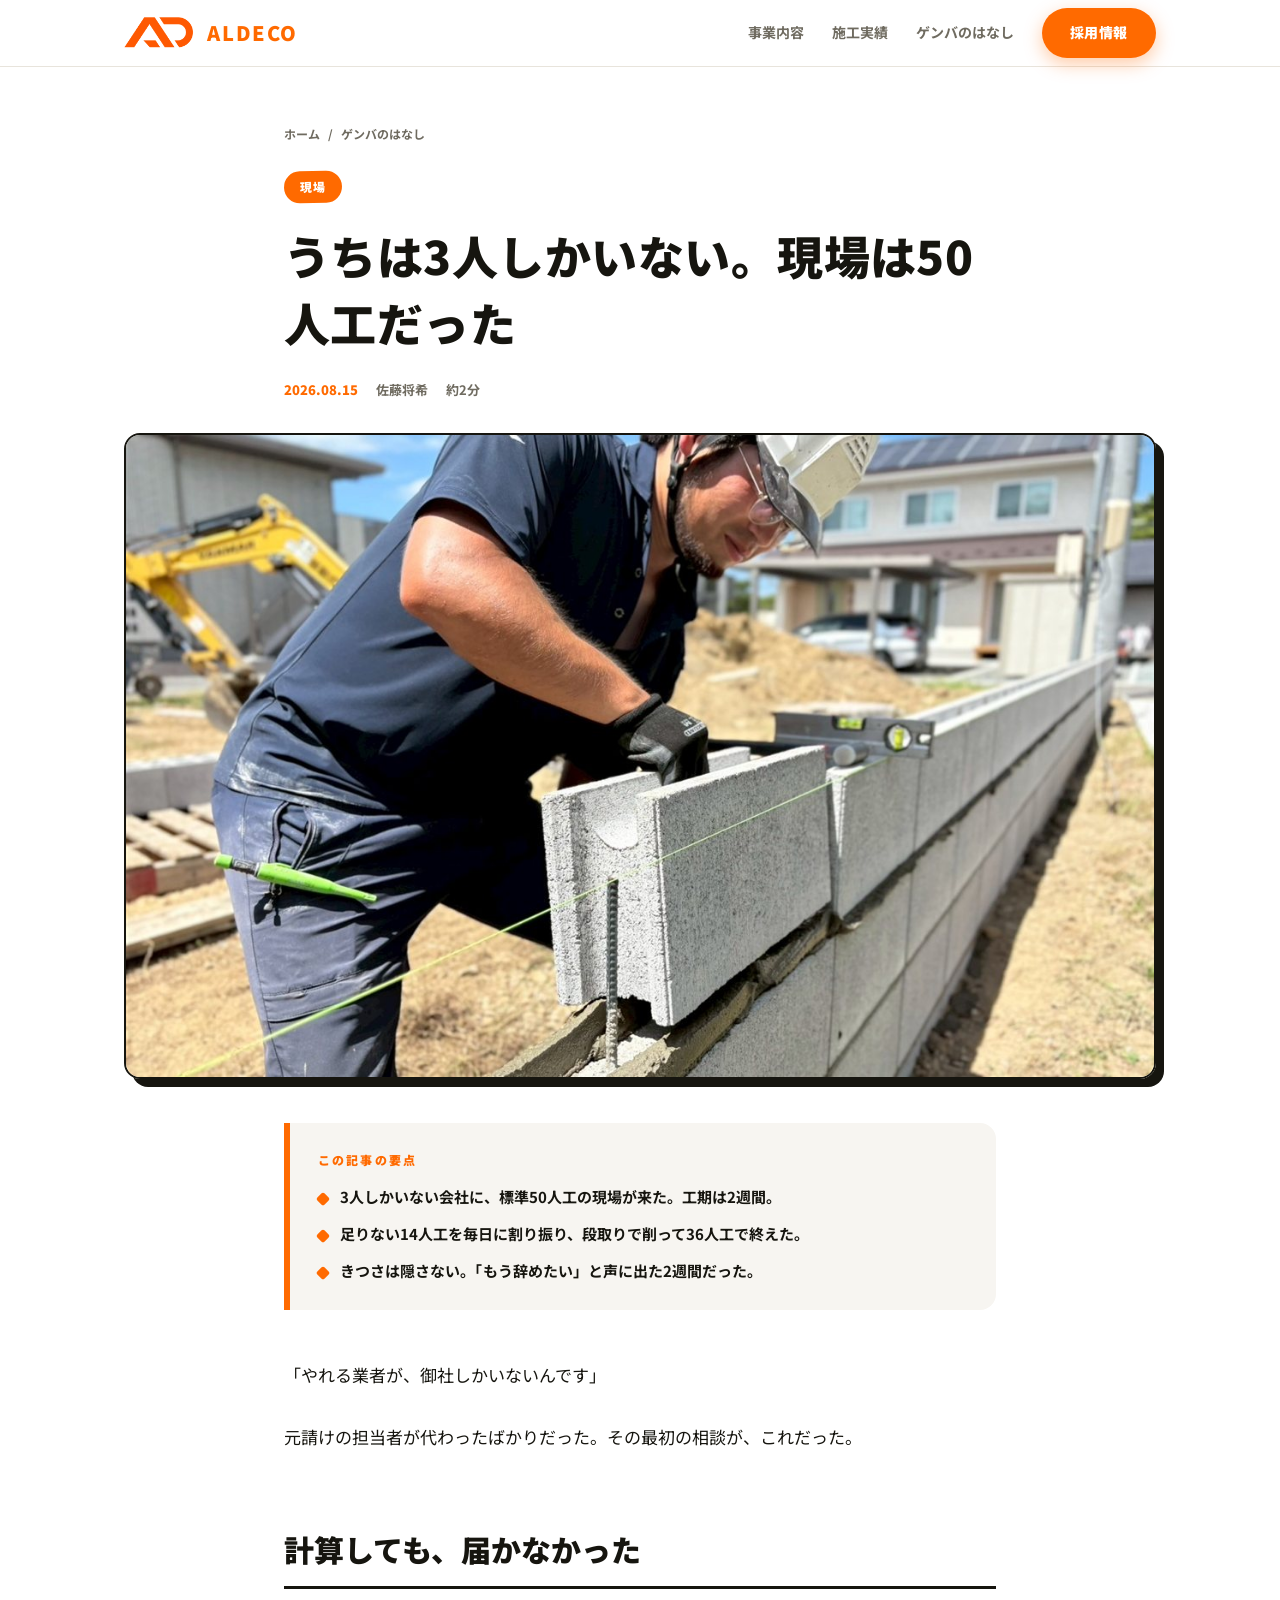
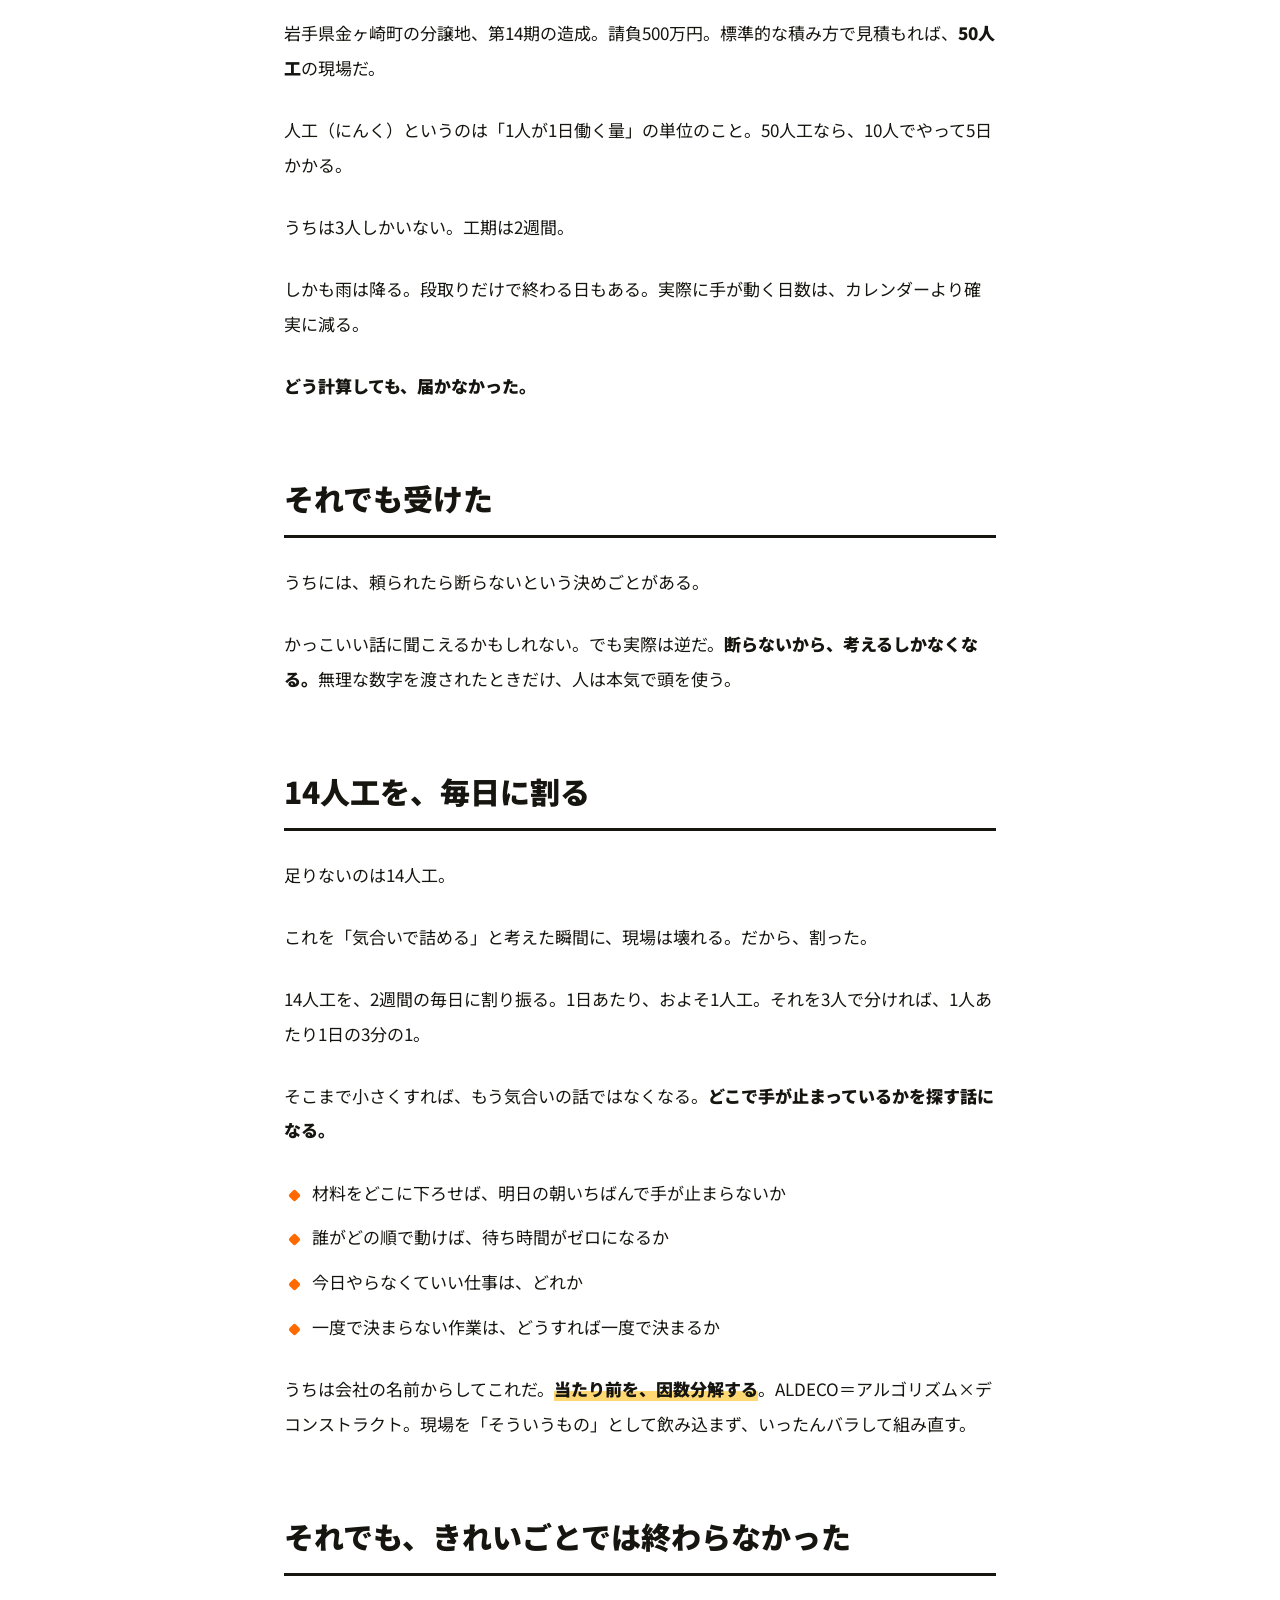
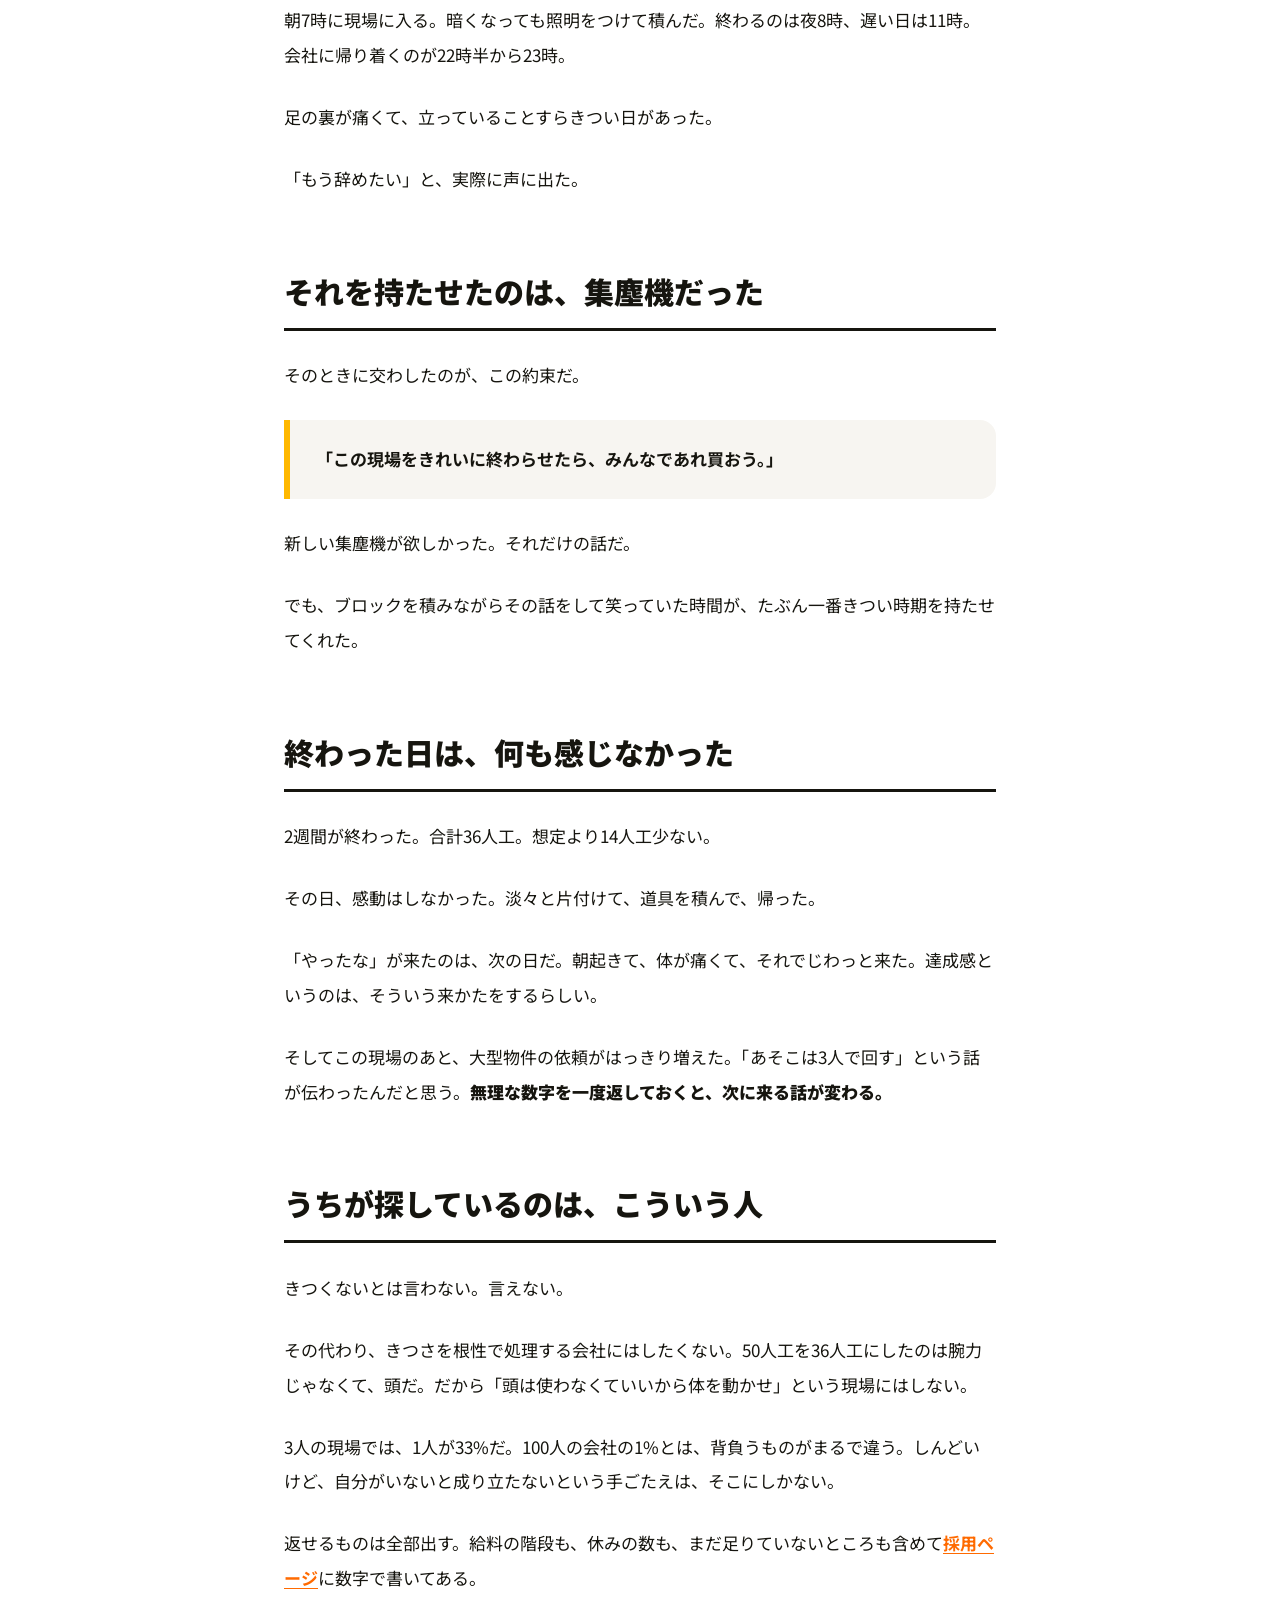
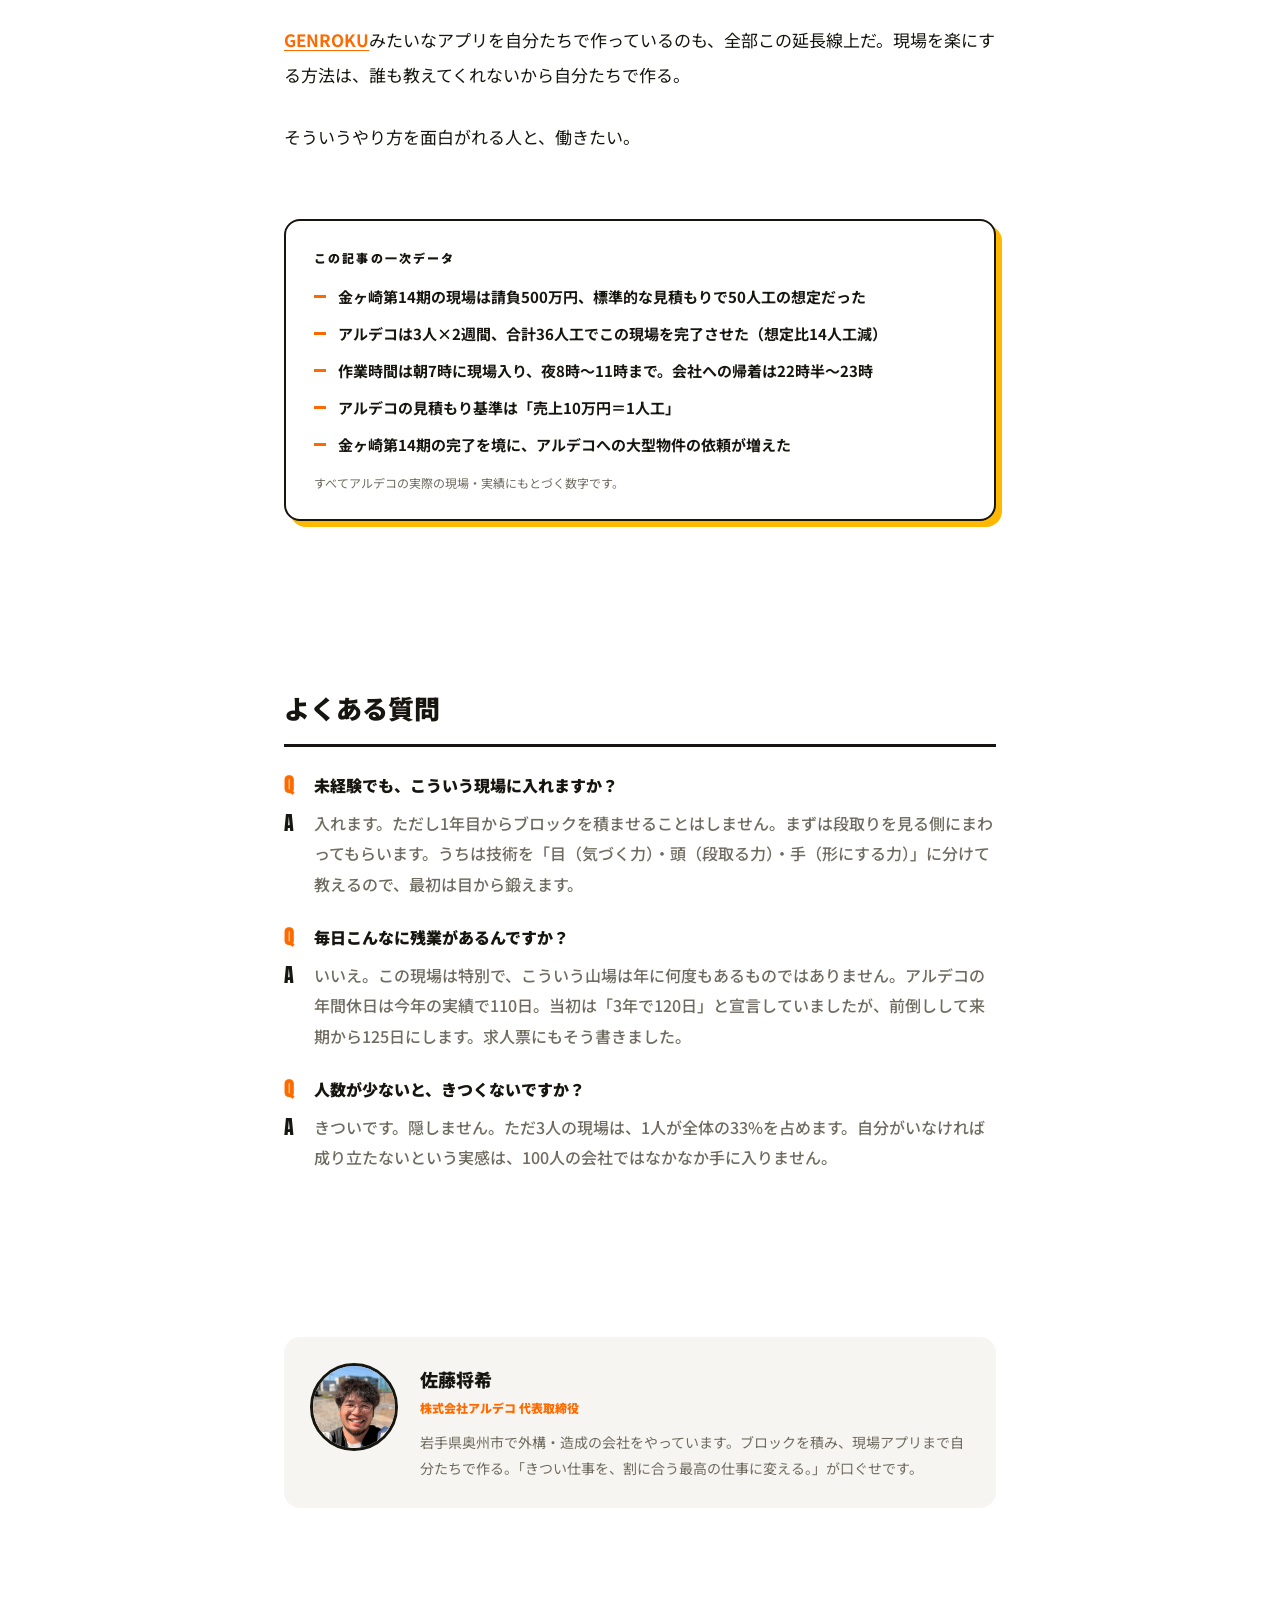
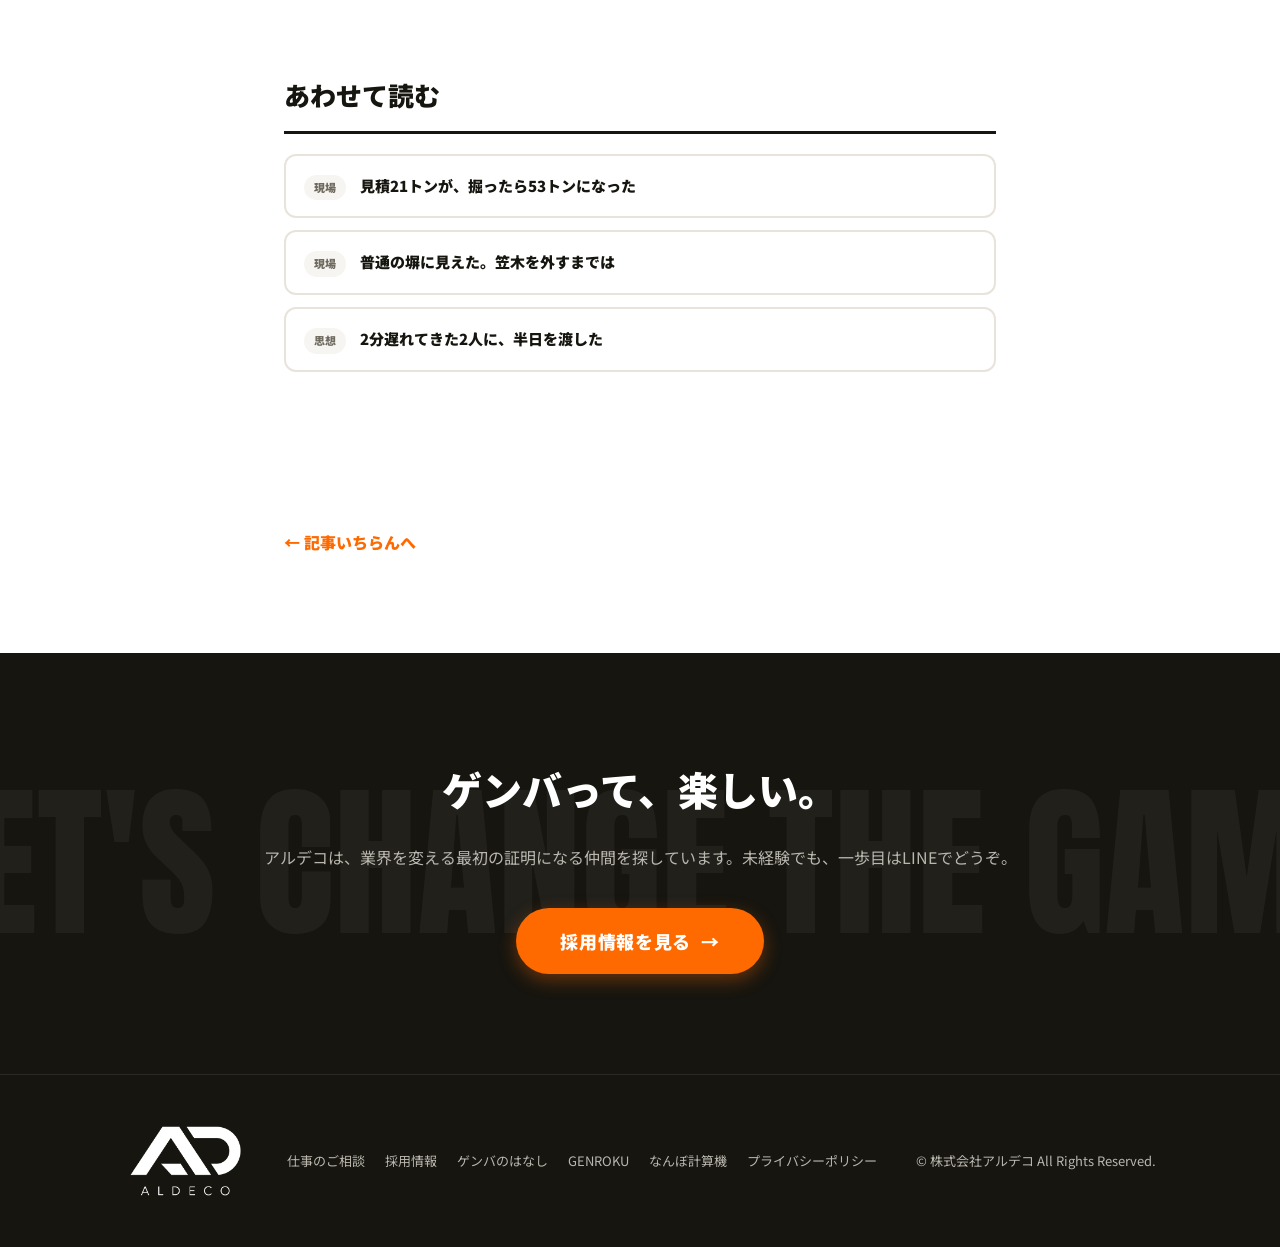
<file: blog/kanegasaki-50ninku/index.html>
<!DOCTYPE html>
<html lang="ja">
<head>
<meta charset="UTF-8">
<meta name="viewport" content="width=device-width, initial-scale=1.0">
<title>うちは3人しかいない。現場は50人工だった｜アルデコのゲンバのはなし</title>
<meta name="description" content="標準なら50人工と見積もられた500万円の現場を、3人で2週間、36人工でやり切りました。根性ではなく段取りで14人工を削った話と、その2週間に何が起きていたかを書きます。">
<link rel="canonical" href="https://aldeco.co.jp/blog/kanegasaki-50ninku/">
<meta property="og:type" content="article">
<meta property="og:site_name" content="株式会社アルデコ（ALDECO）">
<meta property="og:title" content="うちは3人しかいない。現場は50人工だった｜アルデコのゲンバのはなし">
<meta property="og:description" content="標準なら50人工と見積もられた500万円の現場を、3人で2週間、36人工でやり切りました。根性ではなく段取りで14人工を削った話と、その2週間に何が起きていたかを書きます。">
<meta property="og:url" content="https://aldeco.co.jp/blog/kanegasaki-50ninku/">
<meta property="og:image" content="https://aldeco.co.jp/img/genba-block.jpg">
<meta name="twitter:card" content="summary_large_image">
<link rel="icon" type="image/png" href="/brand-20261101/assets/favicon-transparent.png?v=20261101-1">
<link rel="alternate" type="application/rss+xml" title="アルデコのゲンバのはなし" href="/blog/feed.xml">
<link rel="preconnect" href="https://fonts.googleapis.com">
<link rel="preconnect" href="https://fonts.gstatic.com" crossorigin>
<link href="https://fonts.googleapis.com/css2?family=Anton&family=Noto+Sans+JP:wght@400;500;700;900&display=swap" rel="stylesheet">
<link rel="stylesheet" href="/style.css">
<link rel="stylesheet" href="/blog.css">
<script type="application/ld+json">{"@context":"https://schema.org","@graph":[{"@type":"Organization","@id":"https://aldeco.co.jp/#organization","name":"株式会社アルデコ","alternateName":["ALDECO","合同会社エム・クラフト","エムクラフト","ニワクラフト"],"sameAs":["https://niwa.mcraft.design/","https://genroku.app","https://nambo.app"],"url":"https://aldeco.co.jp/","logo":"https://aldeco.co.jp/img/logo-black.png","telephone":"080-4402-3343","email":"info@aldeco.co.jp","address":{"@type":"PostalAddress","addressCountry":"JP","addressRegion":"岩手県","addressLocality":"奥州市","streetAddress":"水沢真城東五郎兵衛2"},"areaServed":"岩手県","knowsAbout":["外構工事","ブロック積み","宅地造成","土間コンクリート"]},{"@type":"BlogPosting","@id":"https://aldeco.co.jp/blog/kanegasaki-50ninku/#article","headline":"うちは3人しかいない。現場は50人工だった","description":"標準なら50人工と見積もられた500万円の現場を、3人で2週間、36人工でやり切りました。根性ではなく段取りで14人工を削った話と、その2週間に何が起きていたかを書きます。","datePublished":"2026-08-15","dateModified":"2026-08-15","inLanguage":"ja","articleSection":"現場","keywords":"現場, 段取り, ブロック積み, 実話","wordCount":1482,"image":"https://aldeco.co.jp/img/genba-block.jpg","mainEntityOfPage":{"@type":"WebPage","@id":"https://aldeco.co.jp/blog/kanegasaki-50ninku/"},"author":{"@type":"Person","name":"佐藤将希","jobTitle":"株式会社アルデコ 代表取締役","worksFor":{"@id":"https://aldeco.co.jp/#organization"}},"publisher":{"@id":"https://aldeco.co.jp/#organization"},"about":[{"@type":"Thing","name":"金ヶ崎第14期の現場は請負500万円、標準的な見積もりで50人工の想定だった"},{"@type":"Thing","name":"アルデコは3人×2週間、合計36人工でこの現場を完了させた（想定比14人工減）"},{"@type":"Thing","name":"作業時間は朝7時に現場入り、夜8時〜11時まで。会社への帰着は22時半〜23時"},{"@type":"Thing","name":"アルデコの見積もり基準は「売上10万円＝1人工」"},{"@type":"Thing","name":"金ヶ崎第14期の完了を境に、アルデコへの大型物件の依頼が増えた"}]},{"@type":"BreadcrumbList","itemListElement":[{"@type":"ListItem","position":1,"name":"ホーム","item":"https://aldeco.co.jp/"},{"@type":"ListItem","position":2,"name":"ゲンバのはなし","item":"https://aldeco.co.jp/blog/"},{"@type":"ListItem","position":3,"name":"うちは3人しかいない。現場は50人工だった","item":"https://aldeco.co.jp/blog/kanegasaki-50ninku/"}]},{"@type":"FAQPage","mainEntity":[{"@type":"Question","name":"未経験でも、こういう現場に入れますか？","acceptedAnswer":{"@type":"Answer","text":"入れます。ただし1年目からブロックを積ませることはしません。まずは段取りを見る側にまわってもらいます。うちは技術を「目（気づく力）・頭（段取る力）・手（形にする力）」に分けて教えるので、最初は目から鍛えます。"}},{"@type":"Question","name":"毎日こんなに残業があるんですか？","acceptedAnswer":{"@type":"Answer","text":"いいえ。この現場は特別で、こういう山場は年に何度もあるものではありません。アルデコの年間休日は今年の実績で110日。当初は「3年で120日」と宣言していましたが、前倒しして来期から125日にします。求人票にもそう書きました。"}},{"@type":"Question","name":"人数が少ないと、きつくないですか？","acceptedAnswer":{"@type":"Answer","text":"きついです。隠しません。ただ3人の現場は、1人が全体の33%を占めます。自分がいなければ成り立たないという実感は、100人の会社ではなかなか手に入りません。"}}]}]}</script>
<meta name="google-site-verification" content="G8R8m3gar3-l_zCH6oKk3zuVZLrA_u7wcCPGj2cS2X8">
<script async src="https://www.googletagmanager.com/gtag/js?id=G-1KLHYNGL5F"></script>
<script>
window.dataLayer=window.dataLayer||[];function gtag(){dataLayer.push(arguments)}
gtag('js',new Date());gtag('config','G-1KLHYNGL5F');
document.addEventListener('click',function(e){
  var a=e.target&&e.target.closest?e.target.closest('a'):null;if(!a)return;
  var h=a.getAttribute('href')||'',from=location.pathname;
  if(h.indexOf('/recruit/')===0||h.indexOf('#entry')===0)gtag('event','recruit_click',{link_url:h,from:from});
  if(h.indexOf('lin.ee')>-1||h.indexOf('line.me')>-1)gtag('event','line_click',{from:from});
  if(h.indexOf('tel:')===0)gtag('event','tel_click',{from:from});
  if(h.indexOf('mailto:')===0)gtag('event','mail_click',{from:from});
},{passive:true});
</script>
</head>
<body class="is-blog">

<header>
  <div class="container nav">
    <a href="/" class="logo"><img src="/img/mark-allorange.png" alt="ALDECO ロゴ"><span>ALDECO</span></a>
    <nav class="nav-links">
      <a href="/#business" class="hide-sp">事業内容</a>
      <a href="/#works" class="hide-sp">施工実績</a>
      <a href="/blog/">ゲンバのはなし</a>
      <a href="/recruit/" class="btn">採用情報</a>
    </nav>
  </div>
</header>

<article class="post">
  <div class="post-head">
    <div class="container narrow">
      <nav class="breadcrumb"><a href="/">ホーム</a><span>/</span><a href="/blog/">ゲンバのはなし</a></nav>
      <p class="post-cat">現場</p>
      <h1>うちは3人しかいない。現場は50人工だった</h1>
      <p class="post-meta">
        <time datetime="2026-08-15">2026.08.15</time>
        <span>佐藤将希</span>
        <span>約2分</span>
      </p>
    </div>
  </div>
  <figure class="post-hero"><img src="/img/genba-block.jpg" alt="分譲地でブロックを積むアルデコの職人" loading="eager" decoding="async"></figure>
  <div class="container narrow">
    <div class="post-summary">
      <p class="post-summary-title">この記事の要点</p>
      <ul><li>3人しかいない会社に、標準50人工の現場が来た。工期は2週間。</li><li>足りない14人工を毎日に割り振り、段取りで削って36人工で終えた。</li><li>きつさは隠さない。「もう辞めたい」と声に出た2週間だった。</li></ul>
    </div>
    <div class="post-body">
<p>「やれる業者が、御社しかいないんです」</p>
<p>元請けの担当者が代わったばかりだった。その最初の相談が、これだった。</p>
<h2>計算しても、届かなかった</h2>
<p>岩手県金ヶ崎町の分譲地、第14期の造成。請負500万円。標準的な積み方で見積もれば、<strong>50人工</strong>の現場だ。</p>
<p>人工（にんく）というのは「1人が1日働く量」の単位のこと。50人工なら、10人でやって5日かかる。</p>
<p>うちは3人しかいない。工期は2週間。</p>
<p>しかも雨は降る。段取りだけで終わる日もある。実際に手が動く日数は、カレンダーより確実に減る。</p>
<p><strong>どう計算しても、届かなかった。</strong></p>
<h2>それでも受けた</h2>
<p>うちには、頼られたら断らないという決めごとがある。</p>
<p>かっこいい話に聞こえるかもしれない。でも実際は逆だ。<strong>断らないから、考えるしかなくなる。</strong>無理な数字を渡されたときだけ、人は本気で頭を使う。</p>
<h2>14人工を、毎日に割る</h2>
<p>足りないのは14人工。</p>
<p>これを「気合いで詰める」と考えた瞬間に、現場は壊れる。だから、割った。</p>
<p>14人工を、2週間の毎日に割り振る。1日あたり、およそ1人工。それを3人で分ければ、1人あたり1日の3分の1。</p>
<p>そこまで小さくすれば、もう気合いの話ではなくなる。<strong>どこで手が止まっているかを探す話になる。</strong></p>
<ul><li>材料をどこに下ろせば、明日の朝いちばんで手が止まらないか</li><li>誰がどの順で動けば、待ち時間がゼロになるか</li><li>今日やらなくていい仕事は、どれか</li><li>一度で決まらない作業は、どうすれば一度で決まるか</li></ul>
<p>うちは会社の名前からしてこれだ。<mark>当たり前を、因数分解する</mark>。ALDECO＝アルゴリズム×デコンストラクト。現場を「そういうもの」として飲み込まず、いったんバラして組み直す。</p>
<h2>それでも、きれいごとでは終わらなかった</h2>
<p>朝7時に現場に入る。暗くなっても照明をつけて積んだ。終わるのは夜8時、遅い日は11時。会社に帰り着くのが22時半から23時。</p>
<p>足の裏が痛くて、立っていることすらきつい日があった。</p>
<p>「もう辞めたい」と、実際に声に出た。</p>
<h2>それを持たせたのは、集塵機だった</h2>
<p>そのときに交わしたのが、この約束だ。</p>
<blockquote><p>「この現場をきれいに終わらせたら、みんなであれ買おう。」</p></blockquote>
<p>新しい集塵機が欲しかった。それだけの話だ。</p>
<p>でも、ブロックを積みながらその話をして笑っていた時間が、たぶん一番きつい時期を持たせてくれた。</p>
<h2>終わった日は、何も感じなかった</h2>
<p>2週間が終わった。合計36人工。想定より14人工少ない。</p>
<p>その日、感動はしなかった。淡々と片付けて、道具を積んで、帰った。</p>
<p>「やったな」が来たのは、次の日だ。朝起きて、体が痛くて、それでじわっと来た。達成感というのは、そういう来かたをするらしい。</p>
<p>そしてこの現場のあと、大型物件の依頼がはっきり増えた。「あそこは3人で回す」という話が伝わったんだと思う。<strong>無理な数字を一度返しておくと、次に来る話が変わる。</strong></p>
<h2>うちが探しているのは、こういう人</h2>
<p>きつくないとは言わない。言えない。</p>
<p>その代わり、きつさを根性で処理する会社にはしたくない。50人工を36人工にしたのは腕力じゃなくて、頭だ。だから「頭は使わなくていいから体を動かせ」という現場にはしない。</p>
<p>3人の現場では、1人が33%だ。100人の会社の1%とは、背負うものがまるで違う。しんどいけど、自分がいないと成り立たないという手ごたえは、そこにしかない。</p>
<p>返せるものは全部出す。給料の階段も、休みの数も、まだ足りていないところも含めて<a href="/recruit/">採用ページ</a>に数字で書いてある。</p>
<p><a href="https://genroku.app" target="_blank" rel="noopener">GENROKU</a>みたいなアプリを自分たちで作っているのも、全部この延長線上だ。現場を楽にする方法は、誰も教えてくれないから自分たちで作る。</p>
<p>そういうやり方を面白がれる人と、働きたい。</p>
    </div>
    
<aside class="post-facts">
  <p class="post-facts-title">この記事の一次データ</p>
  <ul><li>金ヶ崎第14期の現場は請負500万円、標準的な見積もりで50人工の想定だった</li><li>アルデコは3人×2週間、合計36人工でこの現場を完了させた（想定比14人工減）</li><li>作業時間は朝7時に現場入り、夜8時〜11時まで。会社への帰着は22時半〜23時</li><li>アルデコの見積もり基準は「売上10万円＝1人工」</li><li>金ヶ崎第14期の完了を境に、アルデコへの大型物件の依頼が増えた</li></ul>
  <p class="post-facts-note">すべてアルデコの実際の現場・実績にもとづく数字です。</p>
</aside>
    
<section class="post-faq">
  <h2>よくある質問</h2>
  <dl><dt>未経験でも、こういう現場に入れますか？</dt><dd>入れます。ただし1年目からブロックを積ませることはしません。まずは段取りを見る側にまわってもらいます。うちは技術を「目（気づく力）・頭（段取る力）・手（形にする力）」に分けて教えるので、最初は目から鍛えます。</dd><dt>毎日こんなに残業があるんですか？</dt><dd>いいえ。この現場は特別で、こういう山場は年に何度もあるものではありません。アルデコの年間休日は今年の実績で110日。当初は「3年で120日」と宣言していましたが、前倒しして来期から125日にします。求人票にもそう書きました。</dd><dt>人数が少ないと、きつくないですか？</dt><dd>きついです。隠しません。ただ3人の現場は、1人が全体の33%を占めます。自分がいなければ成り立たないという実感は、100人の会社ではなかなか手に入りません。</dd></dl>
</section>
    
<aside class="post-author">
  <img src="/img/daihyo.jpg" alt="佐藤将希" loading="lazy">
  <div>
    <p class="post-author-name">佐藤将希<span>株式会社アルデコ 代表取締役</span></p>
    <p class="post-author-bio">岩手県奥州市で外構・造成の会社をやっています。ブロックを積み、現場アプリまで自分たちで作る。「きつい仕事を、割に合う最高の仕事に変える。」が口ぐせです。</p>
  </div>
</aside>
    
<section class="post-related">
  <h2>あわせて読む</h2>
  <ul><li><a href="/blog/chichu-youheki/"><span class="rel-cat">現場</span><span class="rel-title">見積21トンが、掘ったら53トンになった</span></a></li><li><a href="/blog/kasagi-kaitai/"><span class="rel-cat">現場</span><span class="rel-title">普通の塀に見えた。笠木を外すまでは</span></a></li><li><a href="/blog/2funnochikoku/"><span class="rel-cat">思想</span><span class="rel-title">2分遅れてきた2人に、半日を渡した</span></a></li></ul>
</section>
    <p class="post-back"><a href="/blog/">← 記事いちらんへ</a></p>
  </div>
</article>

<div class="cta-band">
  <div class="container">
    <h2>ゲンバって、楽しい。</h2>
    <p>アルデコは、業界を変える最初の証明になる仲間を探しています。未経験でも、一歩目はLINEでどうぞ。</p>
    <a href="/recruit/" class="btn big">採用情報を見る</a>
  </div>
</div>

<footer>
  <div class="container foot">
    <img src="/img/logo-allwhite.png" alt="株式会社アルデコ" class="logo-img">
    <nav class="foot-nav">
      <a href="/#contact">仕事のご相談</a>
      <a href="/recruit/">採用情報</a>
      <a href="/blog/">ゲンバのはなし</a>
      <a href="https://genroku.app" target="_blank" rel="noopener">GENROKU</a>
      <a href="https://nambo.app" target="_blank" rel="noopener">なんぼ計算機</a>
      <a href="/privacy/">プライバシーポリシー</a>
    </nav>
    <span>© 株式会社アルデコ All Rights Reserved.</span>
  </div>
</footer>
</body>
</html>
</file>
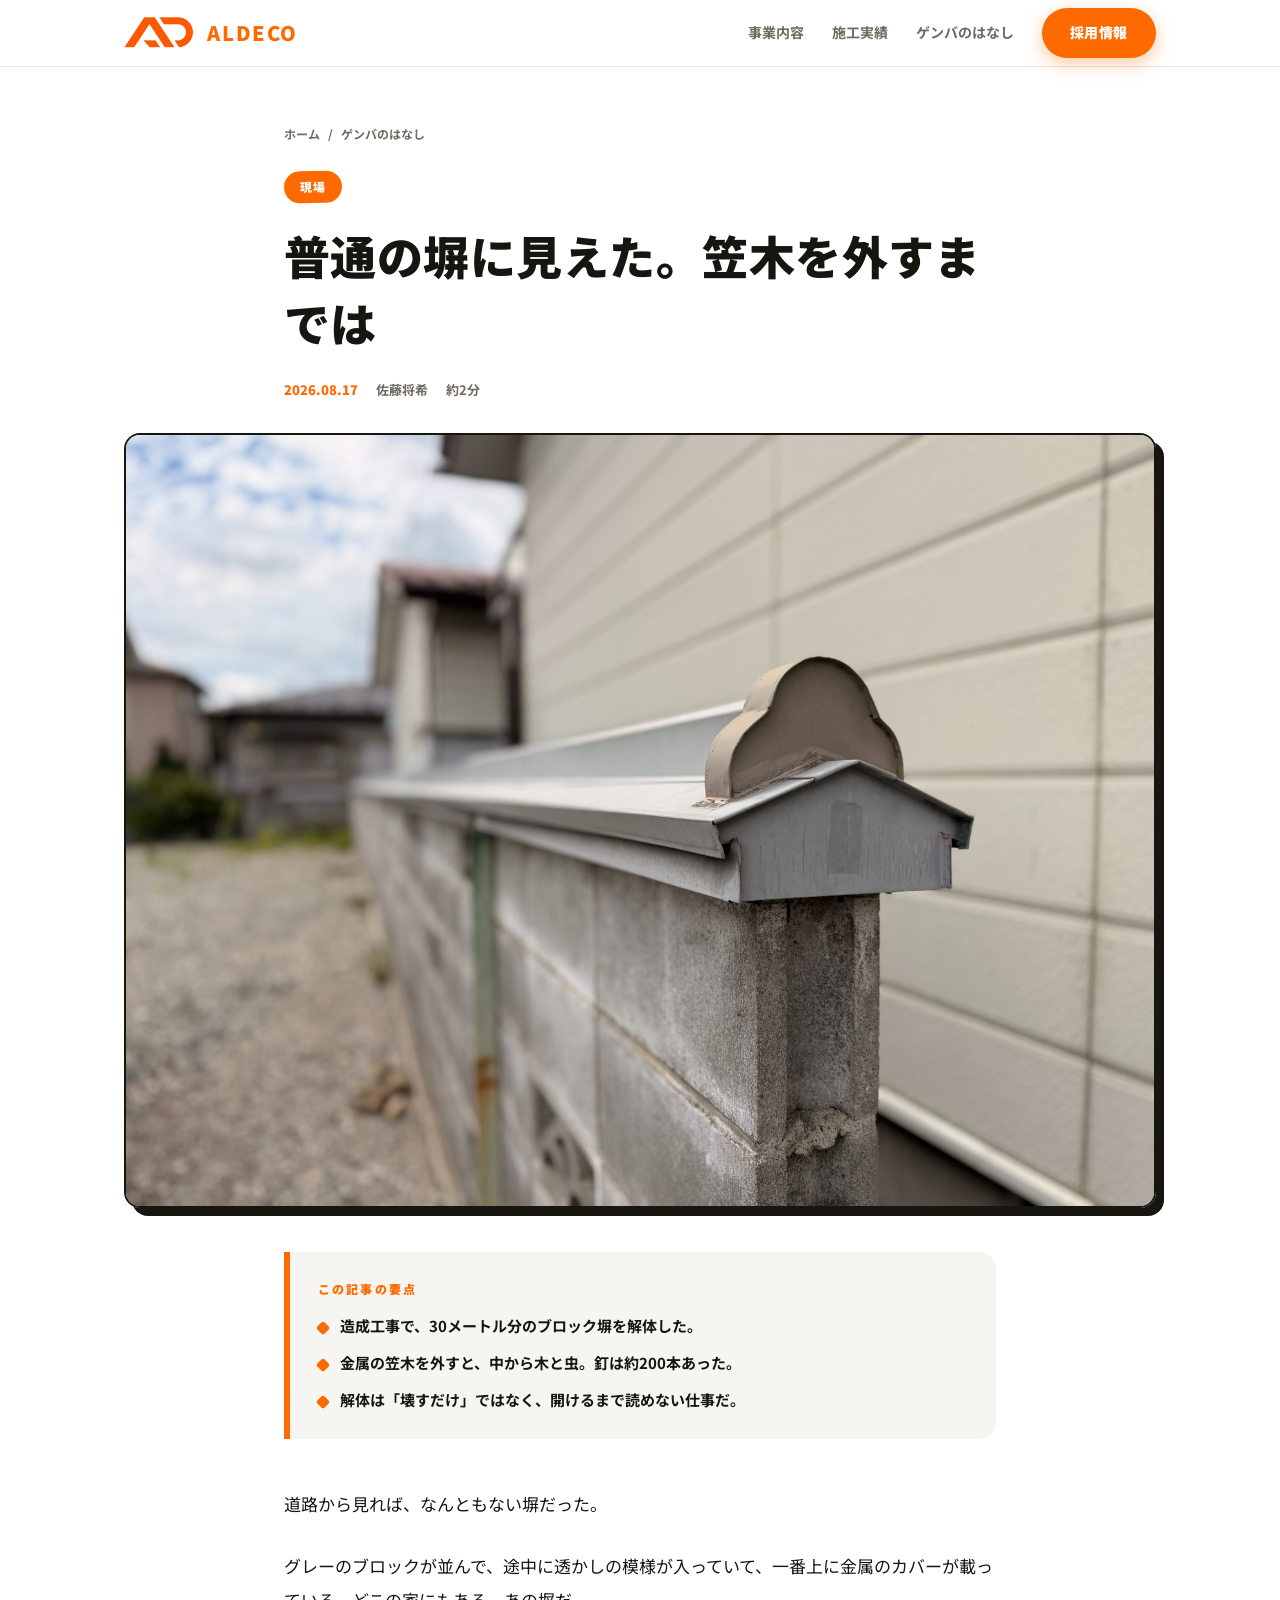
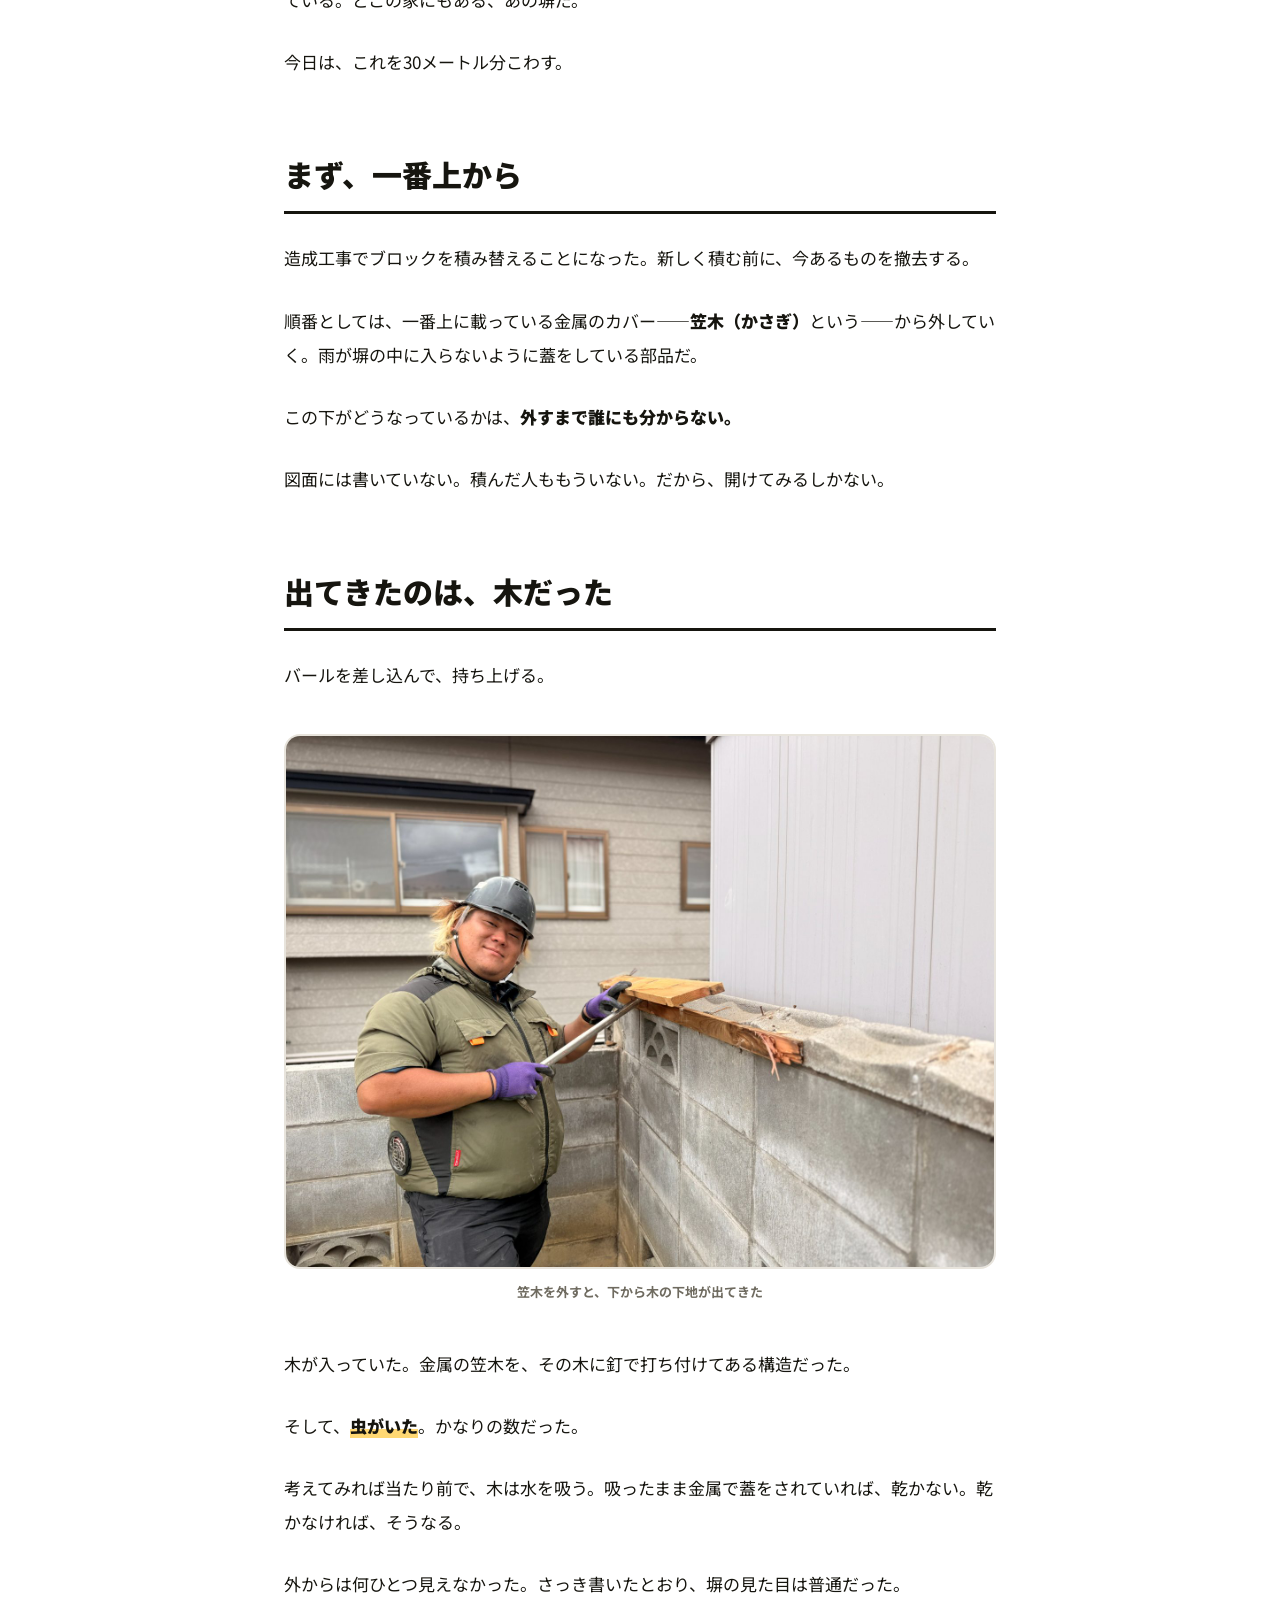
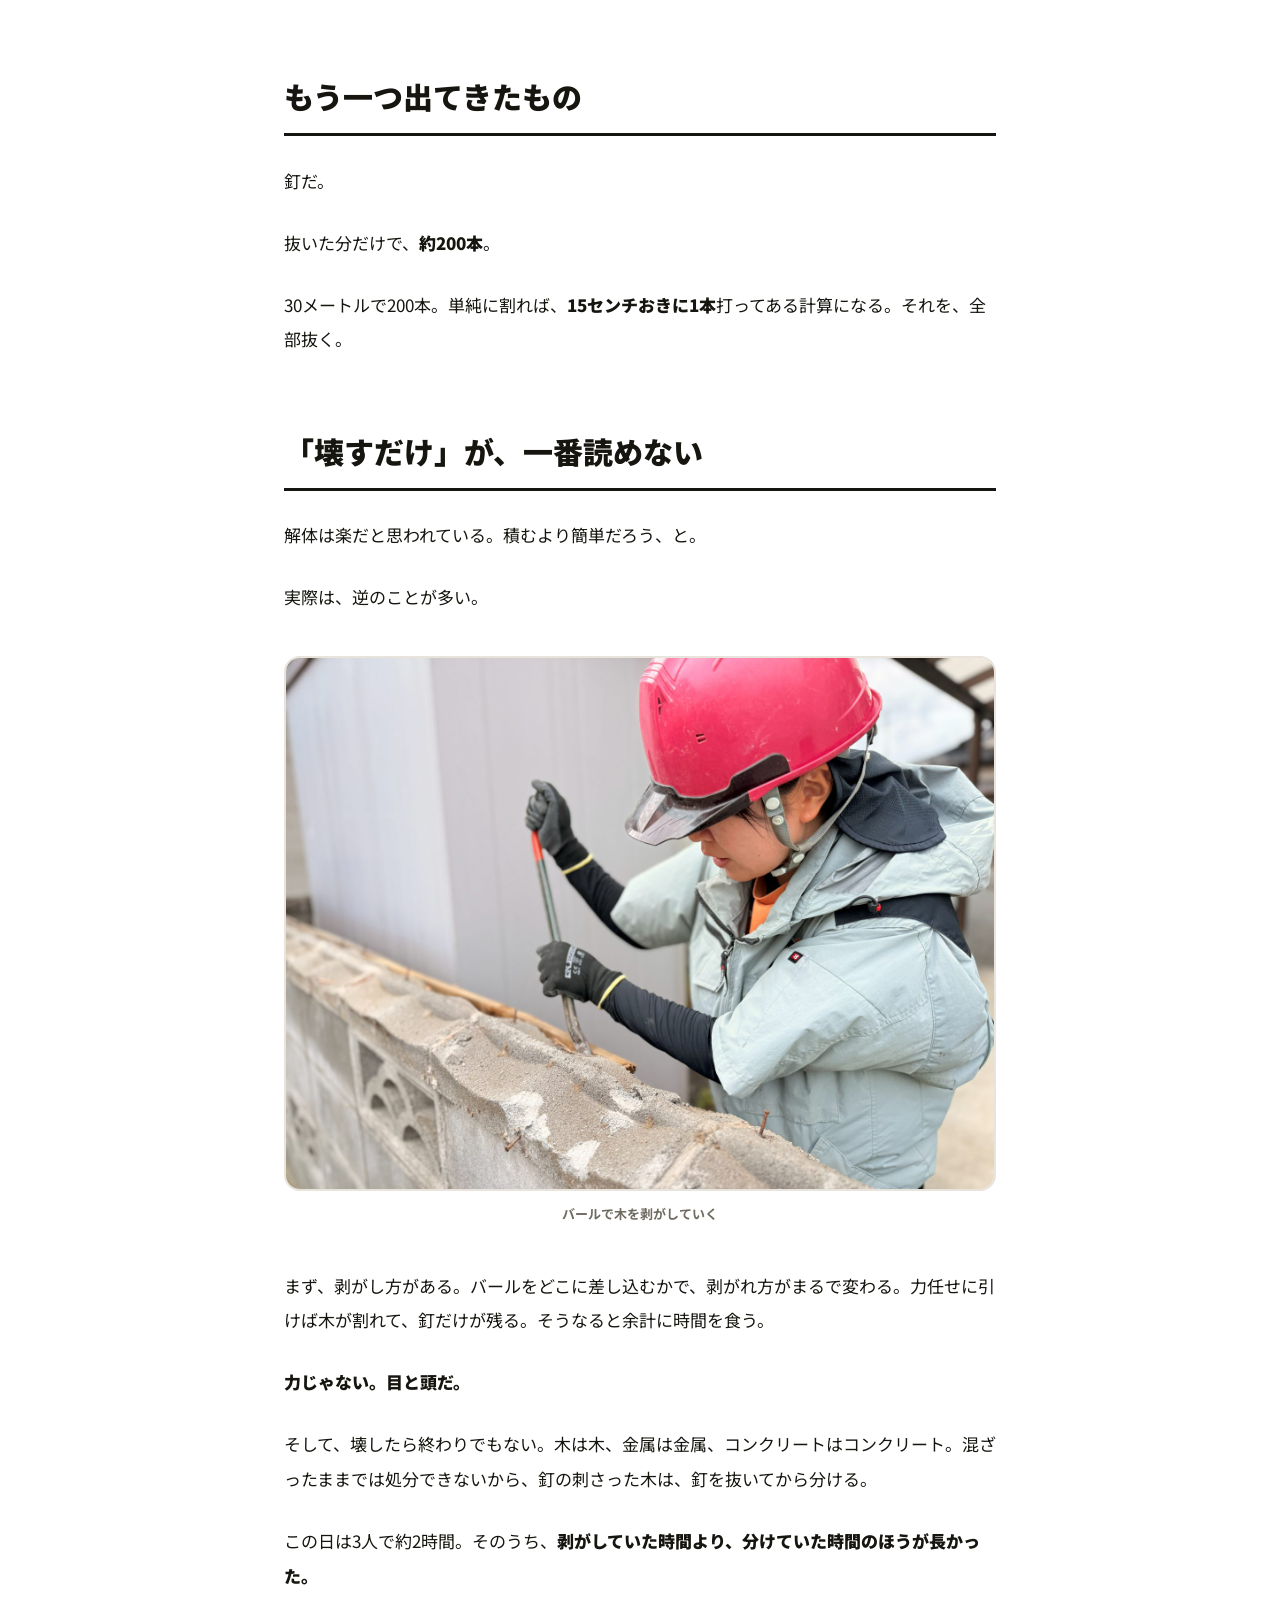
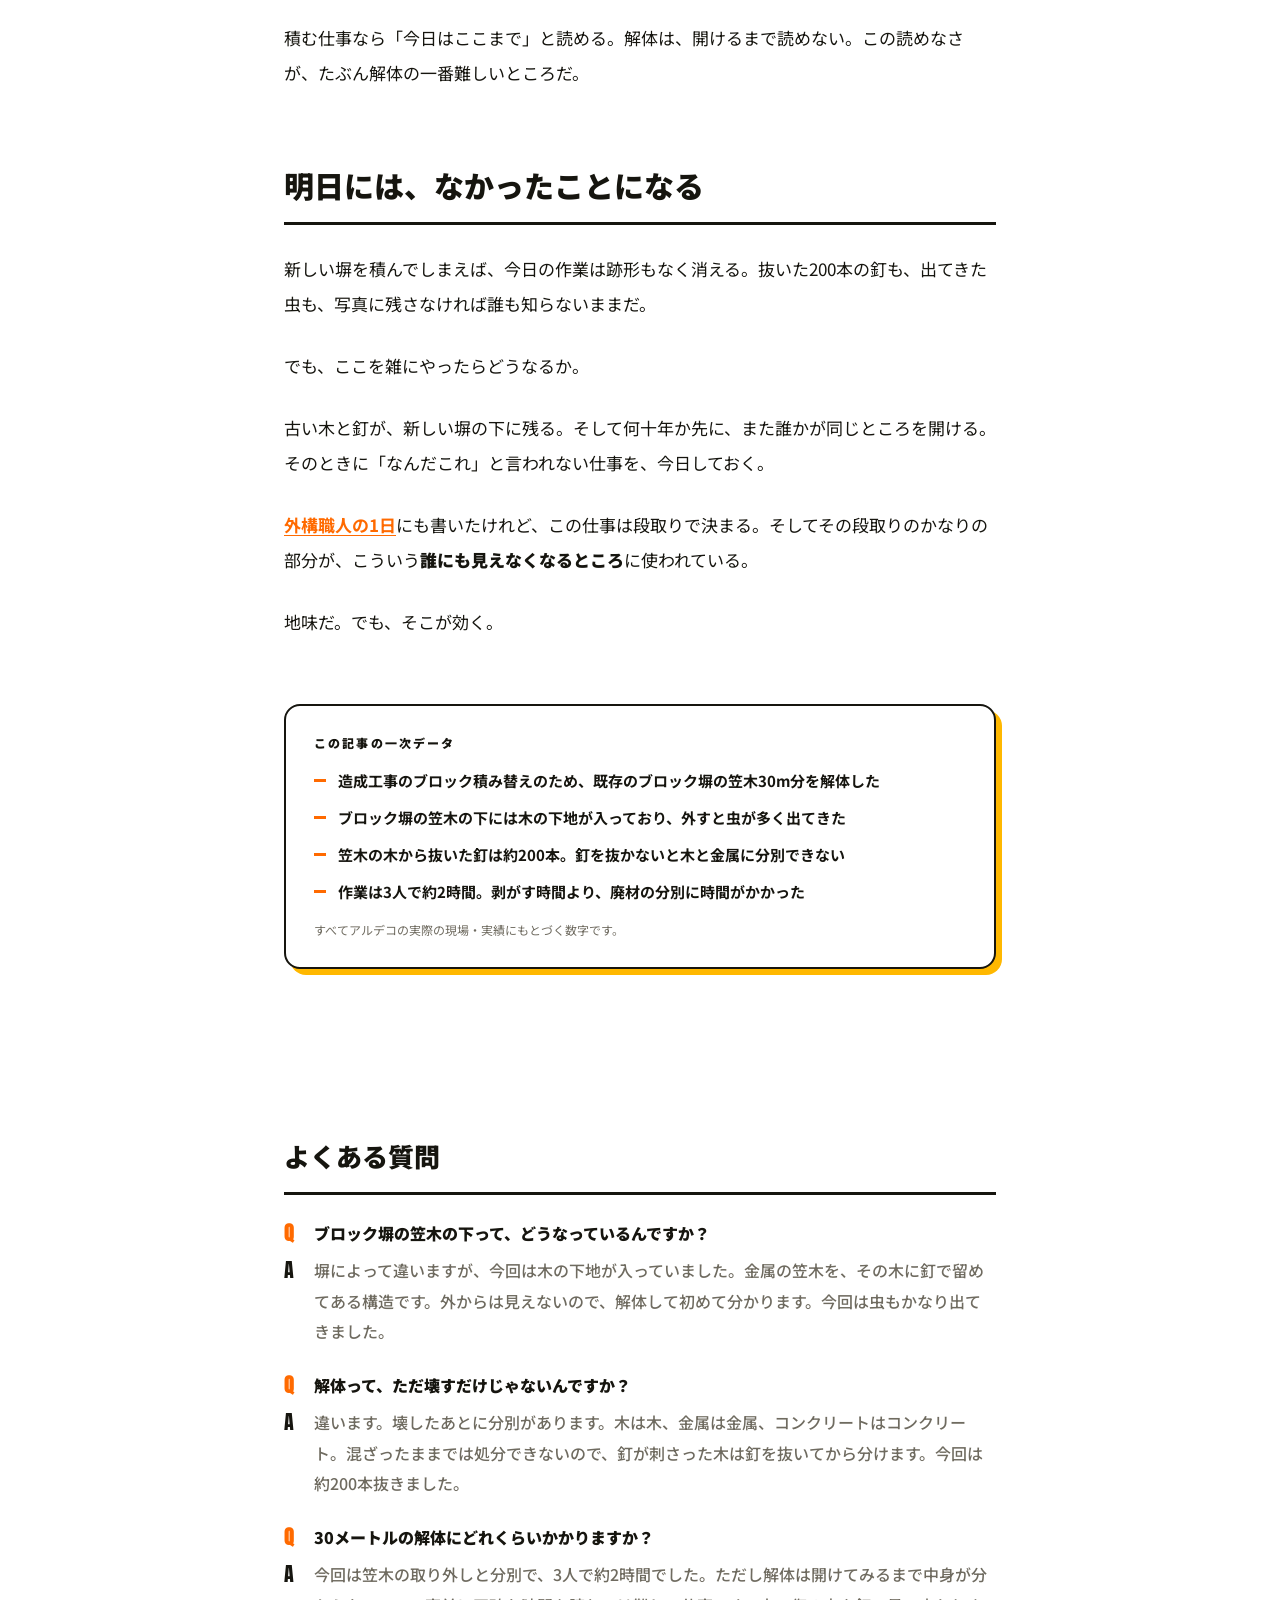
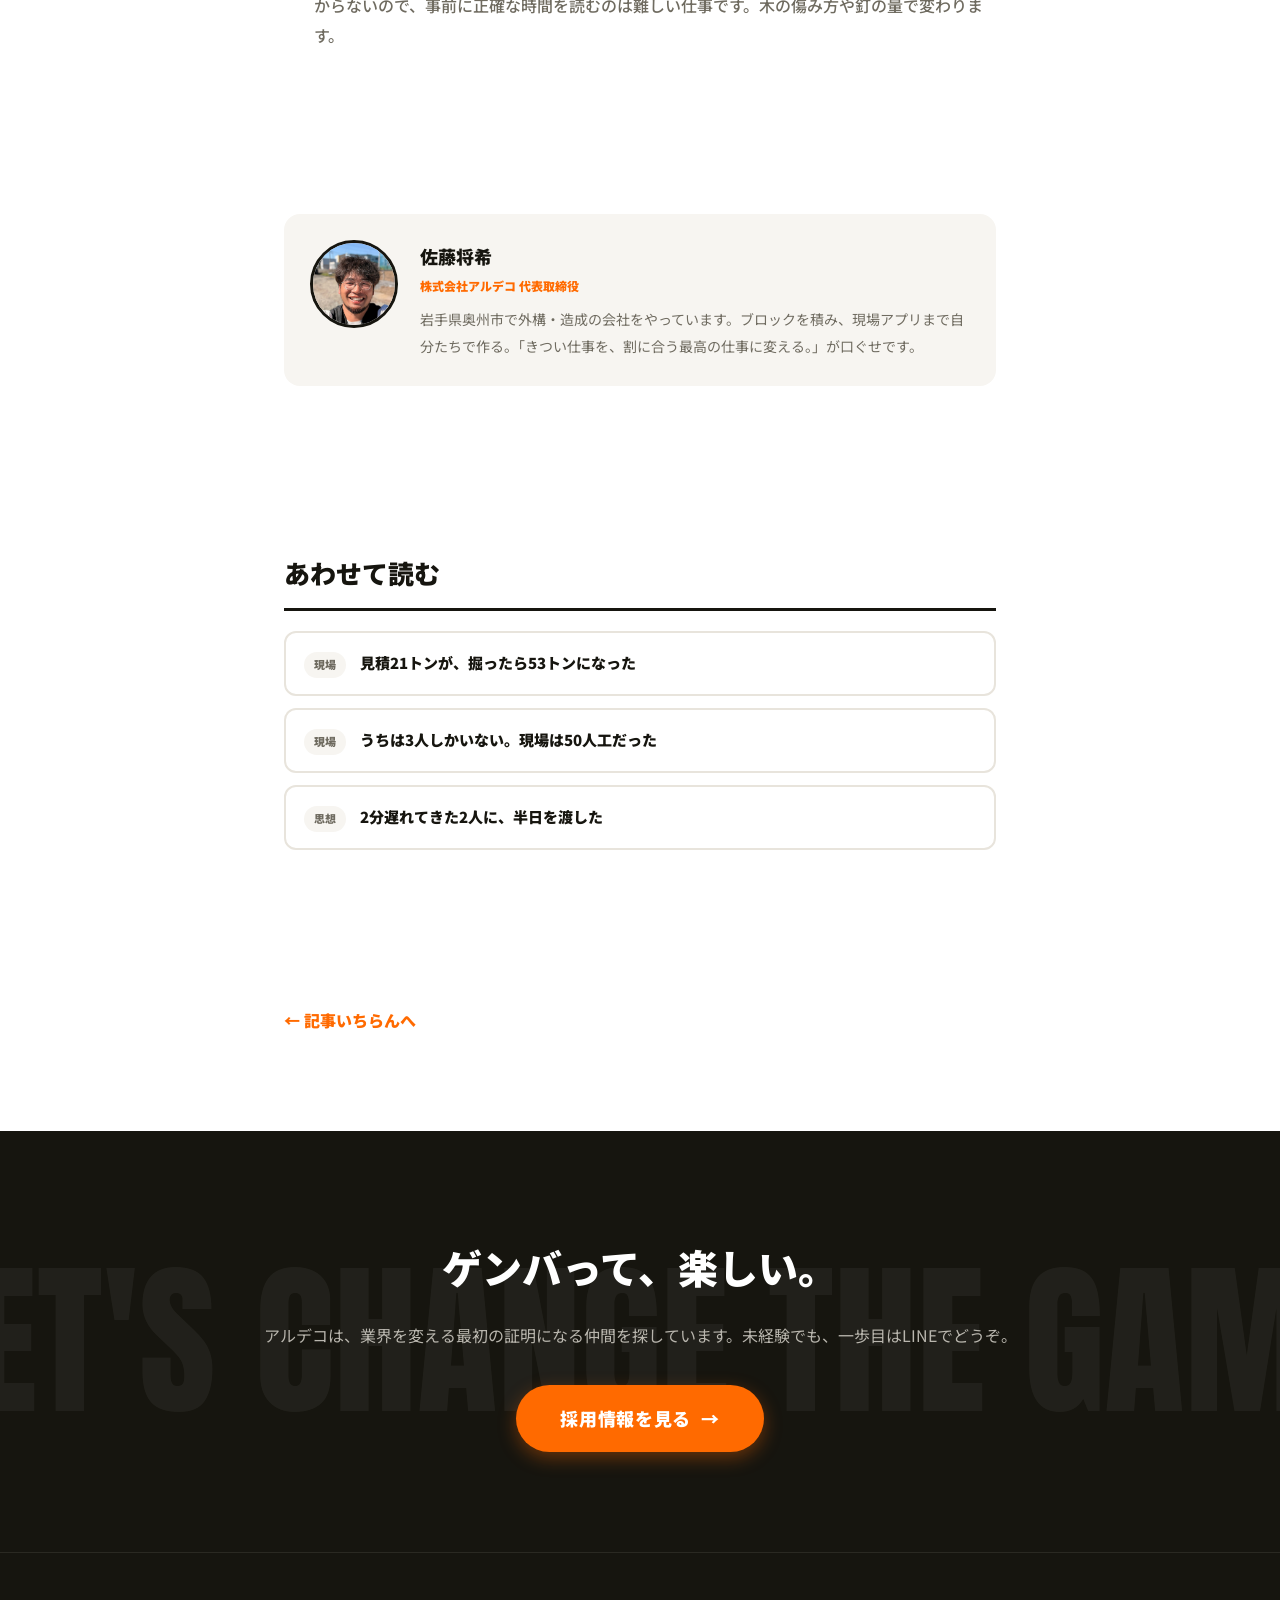
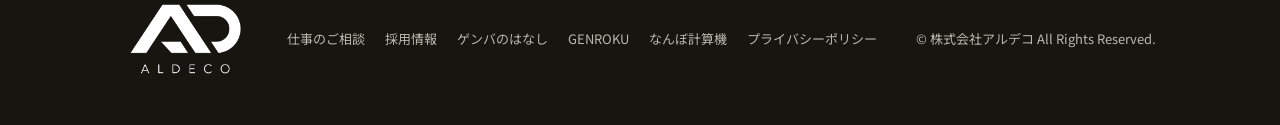
<file: blog/kasagi-kaitai/index.html>
<!DOCTYPE html>
<html lang="ja">
<head>
<meta charset="UTF-8">
<meta name="viewport" content="width=device-width, initial-scale=1.0">
<title>普通の塀に見えた。笠木を外すまでは｜アルデコのゲンバのはなし</title>
<meta name="description" content="造成工事で30メートル分の塀を解体しました。金属の笠木を外すと、下から出てきたのは木と虫。抜いた釘は約200本。壊すだけの仕事に見えて、実は一番読みにくい仕事の話です。">
<link rel="canonical" href="https://aldeco.co.jp/blog/kasagi-kaitai/">
<meta property="og:type" content="article">
<meta property="og:site_name" content="株式会社アルデコ（ALDECO）">
<meta property="og:title" content="普通の塀に見えた。笠木を外すまでは｜アルデコのゲンバのはなし">
<meta property="og:description" content="造成工事で30メートル分の塀を解体しました。金属の笠木を外すと、下から出てきたのは木と虫。抜いた釘は約200本。壊すだけの仕事に見えて、実は一番読みにくい仕事の話です。">
<meta property="og:url" content="https://aldeco.co.jp/blog/kasagi-kaitai/">
<meta property="og:image" content="https://aldeco.co.jp/img/blog/kasagi-kaitai-2.jpg">
<meta name="twitter:card" content="summary_large_image">
<link rel="icon" type="image/png" href="/brand-20261101/assets/favicon-transparent.png?v=20261101-1">
<link rel="alternate" type="application/rss+xml" title="アルデコのゲンバのはなし" href="/blog/feed.xml">
<link rel="preconnect" href="https://fonts.googleapis.com">
<link rel="preconnect" href="https://fonts.gstatic.com" crossorigin>
<link href="https://fonts.googleapis.com/css2?family=Anton&family=Noto+Sans+JP:wght@400;500;700;900&display=swap" rel="stylesheet">
<link rel="stylesheet" href="/style.css">
<link rel="stylesheet" href="/blog.css">
<script type="application/ld+json">{"@context":"https://schema.org","@graph":[{"@type":"Organization","@id":"https://aldeco.co.jp/#organization","name":"株式会社アルデコ","alternateName":["ALDECO","合同会社エム・クラフト","エムクラフト","ニワクラフト"],"sameAs":["https://niwa.mcraft.design/","https://genroku.app","https://nambo.app"],"url":"https://aldeco.co.jp/","logo":"https://aldeco.co.jp/img/logo-black.png","telephone":"080-4402-3343","email":"info@aldeco.co.jp","address":{"@type":"PostalAddress","addressCountry":"JP","addressRegion":"岩手県","addressLocality":"奥州市","streetAddress":"水沢真城東五郎兵衛2"},"areaServed":"岩手県","knowsAbout":["外構工事","ブロック積み","宅地造成","土間コンクリート"]},{"@type":"BlogPosting","@id":"https://aldeco.co.jp/blog/kasagi-kaitai/#article","headline":"普通の塀に見えた。笠木を外すまでは","description":"造成工事で30メートル分の塀を解体しました。金属の笠木を外すと、下から出てきたのは木と虫。抜いた釘は約200本。壊すだけの仕事に見えて、実は一番読みにくい仕事の話です。","datePublished":"2026-08-17","dateModified":"2026-08-17","inLanguage":"ja","articleSection":"現場","keywords":"解体, ブロック塀, 造成, 笠木","wordCount":1084,"image":"https://aldeco.co.jp/img/blog/kasagi-kaitai-2.jpg","mainEntityOfPage":{"@type":"WebPage","@id":"https://aldeco.co.jp/blog/kasagi-kaitai/"},"author":{"@type":"Person","name":"佐藤将希","jobTitle":"株式会社アルデコ 代表取締役","worksFor":{"@id":"https://aldeco.co.jp/#organization"}},"publisher":{"@id":"https://aldeco.co.jp/#organization"},"about":[{"@type":"Thing","name":"造成工事のブロック積み替えのため、既存のブロック塀の笠木30m分を解体した"},{"@type":"Thing","name":"ブロック塀の笠木の下には木の下地が入っており、外すと虫が多く出てきた"},{"@type":"Thing","name":"笠木の木から抜いた釘は約200本。釘を抜かないと木と金属に分別できない"},{"@type":"Thing","name":"作業は3人で約2時間。剥がす時間より、廃材の分別に時間がかかった"}]},{"@type":"BreadcrumbList","itemListElement":[{"@type":"ListItem","position":1,"name":"ホーム","item":"https://aldeco.co.jp/"},{"@type":"ListItem","position":2,"name":"ゲンバのはなし","item":"https://aldeco.co.jp/blog/"},{"@type":"ListItem","position":3,"name":"普通の塀に見えた。笠木を外すまでは","item":"https://aldeco.co.jp/blog/kasagi-kaitai/"}]},{"@type":"FAQPage","mainEntity":[{"@type":"Question","name":"ブロック塀の笠木の下って、どうなっているんですか？","acceptedAnswer":{"@type":"Answer","text":"塀によって違いますが、今回は木の下地が入っていました。金属の笠木を、その木に釘で留めてある構造です。外からは見えないので、解体して初めて分かります。今回は虫もかなり出てきました。"}},{"@type":"Question","name":"解体って、ただ壊すだけじゃないんですか？","acceptedAnswer":{"@type":"Answer","text":"違います。壊したあとに分別があります。木は木、金属は金属、コンクリートはコンクリート。混ざったままでは処分できないので、釘が刺さった木は釘を抜いてから分けます。今回は約200本抜きました。"}},{"@type":"Question","name":"30メートルの解体にどれくらいかかりますか？","acceptedAnswer":{"@type":"Answer","text":"今回は笠木の取り外しと分別で、3人で約2時間でした。ただし解体は開けてみるまで中身が分からないので、事前に正確な時間を読むのは難しい仕事です。木の傷み方や釘の量で変わります。"}}]}]}</script>
<meta name="google-site-verification" content="G8R8m3gar3-l_zCH6oKk3zuVZLrA_u7wcCPGj2cS2X8">
<script async src="https://www.googletagmanager.com/gtag/js?id=G-1KLHYNGL5F"></script>
<script>
window.dataLayer=window.dataLayer||[];function gtag(){dataLayer.push(arguments)}
gtag('js',new Date());gtag('config','G-1KLHYNGL5F');
document.addEventListener('click',function(e){
  var a=e.target&&e.target.closest?e.target.closest('a'):null;if(!a)return;
  var h=a.getAttribute('href')||'',from=location.pathname;
  if(h.indexOf('/recruit/')===0||h.indexOf('#entry')===0)gtag('event','recruit_click',{link_url:h,from:from});
  if(h.indexOf('lin.ee')>-1||h.indexOf('line.me')>-1)gtag('event','line_click',{from:from});
  if(h.indexOf('tel:')===0)gtag('event','tel_click',{from:from});
  if(h.indexOf('mailto:')===0)gtag('event','mail_click',{from:from});
},{passive:true});
</script>
</head>
<body class="is-blog">

<header>
  <div class="container nav">
    <a href="/" class="logo"><img src="/img/mark-allorange.png" alt="ALDECO ロゴ"><span>ALDECO</span></a>
    <nav class="nav-links">
      <a href="/#business" class="hide-sp">事業内容</a>
      <a href="/#works" class="hide-sp">施工実績</a>
      <a href="/blog/">ゲンバのはなし</a>
      <a href="/recruit/" class="btn">採用情報</a>
    </nav>
  </div>
</header>

<article class="post">
  <div class="post-head">
    <div class="container narrow">
      <nav class="breadcrumb"><a href="/">ホーム</a><span>/</span><a href="/blog/">ゲンバのはなし</a></nav>
      <p class="post-cat">現場</p>
      <h1>普通の塀に見えた。笠木を外すまでは</h1>
      <p class="post-meta">
        <time datetime="2026-08-17">2026.08.17</time>
        <span>佐藤将希</span>
        <span>約2分</span>
      </p>
    </div>
  </div>
  <figure class="post-hero"><img src="/img/blog/kasagi-kaitai-2.jpg" alt="解体前のブロック塀。上に金属の笠木が載っている" loading="eager" decoding="async"></figure>
  <div class="container narrow">
    <div class="post-summary">
      <p class="post-summary-title">この記事の要点</p>
      <ul><li>造成工事で、30メートル分のブロック塀を解体した。</li><li>金属の笠木を外すと、中から木と虫。釘は約200本あった。</li><li>解体は「壊すだけ」ではなく、開けるまで読めない仕事だ。</li></ul>
    </div>
    <div class="post-body">
<p>道路から見れば、なんともない塀だった。</p>
<p>グレーのブロックが並んで、途中に透かしの模様が入っていて、一番上に金属のカバーが載っている。どこの家にもある、あの塀だ。</p>
<p>今日は、これを30メートル分こわす。</p>
<h2>まず、一番上から</h2>
<p>造成工事でブロックを積み替えることになった。新しく積む前に、今あるものを撤去する。</p>
<p>順番としては、一番上に載っている金属のカバー——<strong>笠木（かさぎ）</strong>という——から外していく。雨が塀の中に入らないように蓋をしている部品だ。</p>
<p>この下がどうなっているかは、<strong>外すまで誰にも分からない。</strong></p>
<p>図面には書いていない。積んだ人ももういない。だから、開けてみるしかない。</p>
<h2>出てきたのは、木だった</h2>
<p>バールを差し込んで、持ち上げる。</p>
<figure><img src="/img/blog/kasagi-kaitai-1.jpg" alt="笠木を外すと、下から木の下地が出てきた" loading="lazy" decoding="async"><figcaption>笠木を外すと、下から木の下地が出てきた</figcaption></figure>
<p>木が入っていた。金属の笠木を、その木に釘で打ち付けてある構造だった。</p>
<p>そして、<mark>虫がいた</mark>。かなりの数だった。</p>
<p>考えてみれば当たり前で、木は水を吸う。吸ったまま金属で蓋をされていれば、乾かない。乾かなければ、そうなる。</p>
<p>外からは何ひとつ見えなかった。さっき書いたとおり、塀の見た目は普通だった。</p>
<h2>もう一つ出てきたもの</h2>
<p>釘だ。</p>
<p>抜いた分だけで、<strong>約200本</strong>。</p>
<p>30メートルで200本。単純に割れば、<strong>15センチおきに1本</strong>打ってある計算になる。それを、全部抜く。</p>
<h2>「壊すだけ」が、一番読めない</h2>
<p>解体は楽だと思われている。積むより簡単だろう、と。</p>
<p>実際は、逆のことが多い。</p>
<figure><img src="/img/blog/kasagi-kaitai-3.jpg" alt="バールで木を剥がしていく" loading="lazy" decoding="async"><figcaption>バールで木を剥がしていく</figcaption></figure>
<p>まず、剥がし方がある。バールをどこに差し込むかで、剥がれ方がまるで変わる。力任せに引けば木が割れて、釘だけが残る。そうなると余計に時間を食う。</p>
<p><strong>力じゃない。目と頭だ。</strong></p>
<p>そして、壊したら終わりでもない。木は木、金属は金属、コンクリートはコンクリート。混ざったままでは処分できないから、釘の刺さった木は、釘を抜いてから分ける。</p>
<p>この日は3人で約2時間。そのうち、<strong>剥がしていた時間より、分けていた時間のほうが長かった。</strong></p>
<p>積む仕事なら「今日はここまで」と読める。解体は、開けるまで読めない。この読めなさが、たぶん解体の一番難しいところだ。</p>
<h2>明日には、なかったことになる</h2>
<p>新しい塀を積んでしまえば、今日の作業は跡形もなく消える。抜いた200本の釘も、出てきた虫も、写真に残さなければ誰も知らないままだ。</p>
<p>でも、ここを雑にやったらどうなるか。</p>
<p>古い木と釘が、新しい塀の下に残る。そして何十年か先に、また誰かが同じところを開ける。そのときに「なんだこれ」と言われない仕事を、今日しておく。</p>
<p><a href="/blog/genba-1nichi/">外構職人の1日</a>にも書いたけれど、この仕事は段取りで決まる。そしてその段取りのかなりの部分が、こういう<strong>誰にも見えなくなるところ</strong>に使われている。</p>
<p>地味だ。でも、そこが効く。</p>
    </div>
    
<aside class="post-facts">
  <p class="post-facts-title">この記事の一次データ</p>
  <ul><li>造成工事のブロック積み替えのため、既存のブロック塀の笠木30m分を解体した</li><li>ブロック塀の笠木の下には木の下地が入っており、外すと虫が多く出てきた</li><li>笠木の木から抜いた釘は約200本。釘を抜かないと木と金属に分別できない</li><li>作業は3人で約2時間。剥がす時間より、廃材の分別に時間がかかった</li></ul>
  <p class="post-facts-note">すべてアルデコの実際の現場・実績にもとづく数字です。</p>
</aside>
    
<section class="post-faq">
  <h2>よくある質問</h2>
  <dl><dt>ブロック塀の笠木の下って、どうなっているんですか？</dt><dd>塀によって違いますが、今回は木の下地が入っていました。金属の笠木を、その木に釘で留めてある構造です。外からは見えないので、解体して初めて分かります。今回は虫もかなり出てきました。</dd><dt>解体って、ただ壊すだけじゃないんですか？</dt><dd>違います。壊したあとに分別があります。木は木、金属は金属、コンクリートはコンクリート。混ざったままでは処分できないので、釘が刺さった木は釘を抜いてから分けます。今回は約200本抜きました。</dd><dt>30メートルの解体にどれくらいかかりますか？</dt><dd>今回は笠木の取り外しと分別で、3人で約2時間でした。ただし解体は開けてみるまで中身が分からないので、事前に正確な時間を読むのは難しい仕事です。木の傷み方や釘の量で変わります。</dd></dl>
</section>
    
<aside class="post-author">
  <img src="/img/daihyo.jpg" alt="佐藤将希" loading="lazy">
  <div>
    <p class="post-author-name">佐藤将希<span>株式会社アルデコ 代表取締役</span></p>
    <p class="post-author-bio">岩手県奥州市で外構・造成の会社をやっています。ブロックを積み、現場アプリまで自分たちで作る。「きつい仕事を、割に合う最高の仕事に変える。」が口ぐせです。</p>
  </div>
</aside>
    
<section class="post-related">
  <h2>あわせて読む</h2>
  <ul><li><a href="/blog/chichu-youheki/"><span class="rel-cat">現場</span><span class="rel-title">見積21トンが、掘ったら53トンになった</span></a></li><li><a href="/blog/kanegasaki-50ninku/"><span class="rel-cat">現場</span><span class="rel-title">うちは3人しかいない。現場は50人工だった</span></a></li><li><a href="/blog/2funnochikoku/"><span class="rel-cat">思想</span><span class="rel-title">2分遅れてきた2人に、半日を渡した</span></a></li></ul>
</section>
    <p class="post-back"><a href="/blog/">← 記事いちらんへ</a></p>
  </div>
</article>

<div class="cta-band">
  <div class="container">
    <h2>ゲンバって、楽しい。</h2>
    <p>アルデコは、業界を変える最初の証明になる仲間を探しています。未経験でも、一歩目はLINEでどうぞ。</p>
    <a href="/recruit/" class="btn big">採用情報を見る</a>
  </div>
</div>

<footer>
  <div class="container foot">
    <img src="/img/logo-allwhite.png" alt="株式会社アルデコ" class="logo-img">
    <nav class="foot-nav">
      <a href="/#contact">仕事のご相談</a>
      <a href="/recruit/">採用情報</a>
      <a href="/blog/">ゲンバのはなし</a>
      <a href="https://genroku.app" target="_blank" rel="noopener">GENROKU</a>
      <a href="https://nambo.app" target="_blank" rel="noopener">なんぼ計算機</a>
      <a href="/privacy/">プライバシーポリシー</a>
    </nav>
    <span>© 株式会社アルデコ All Rights Reserved.</span>
  </div>
</footer>
</body>
</html>
</file>
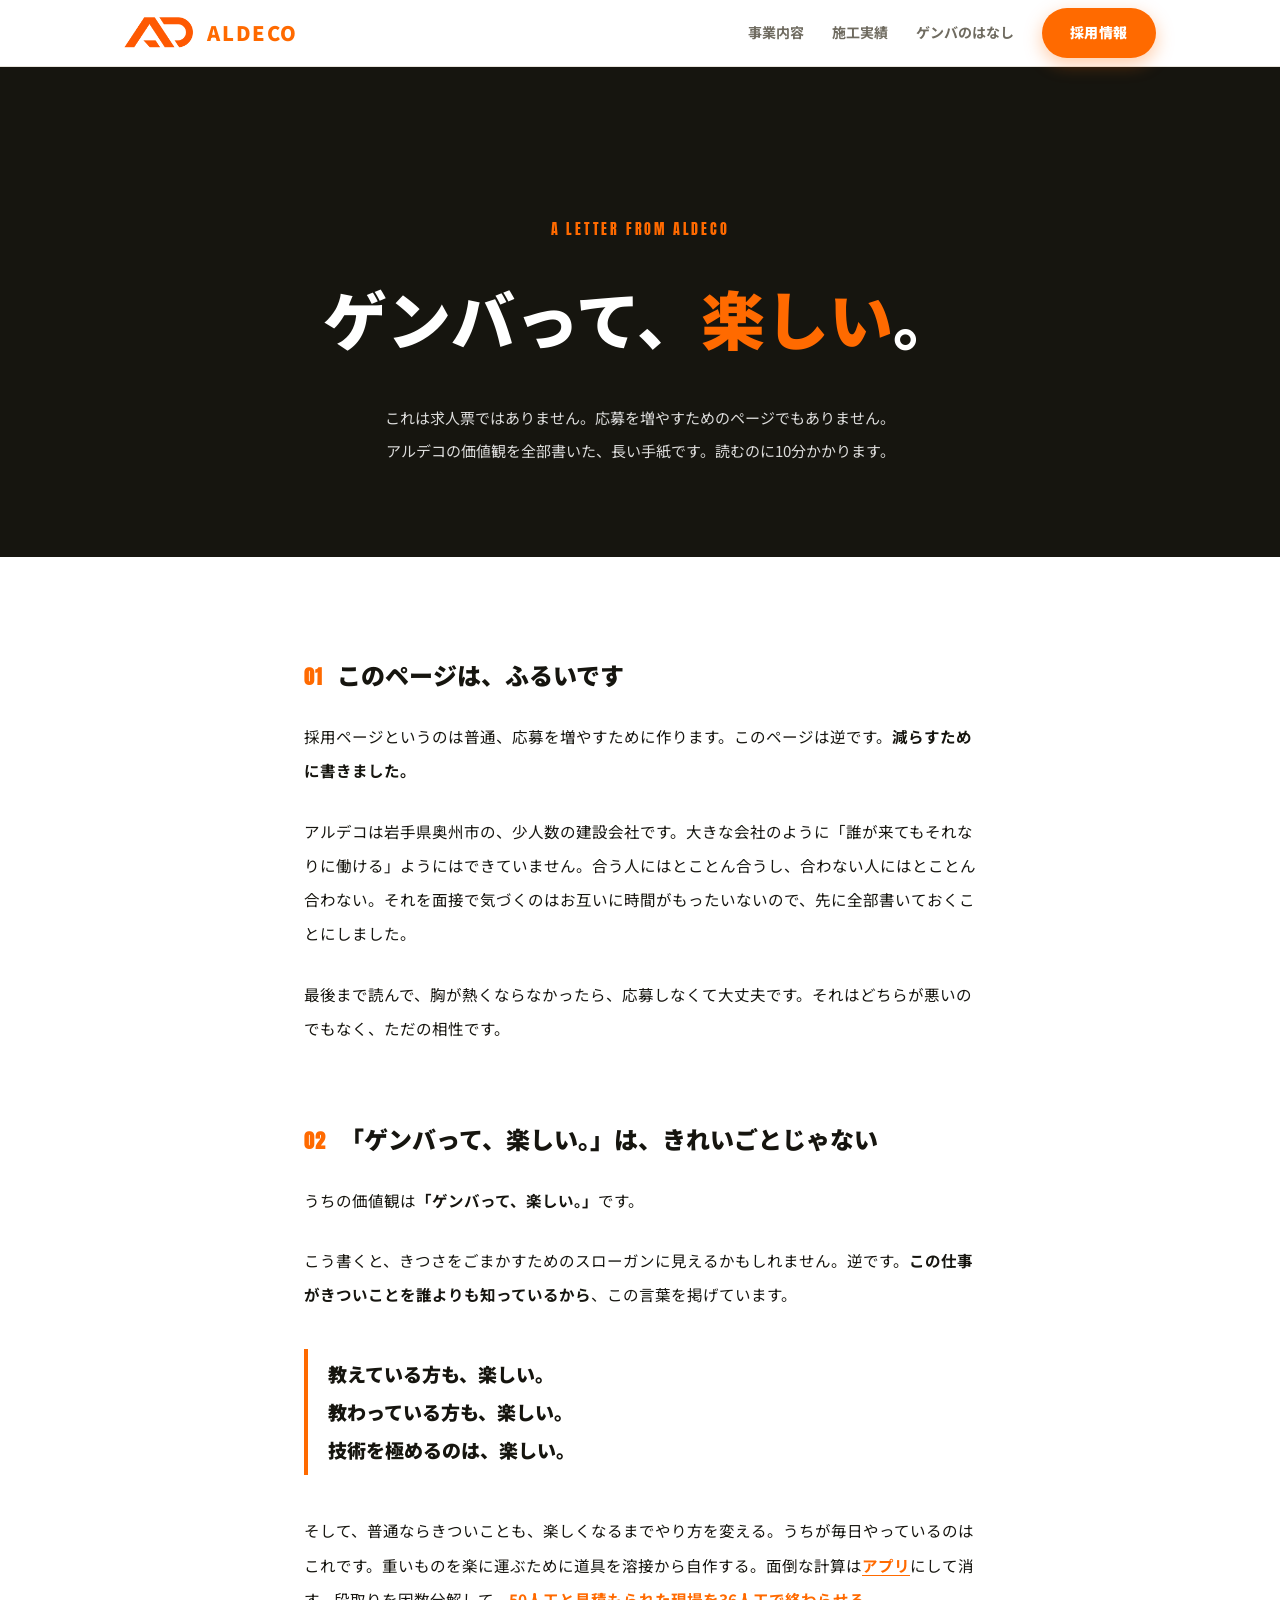
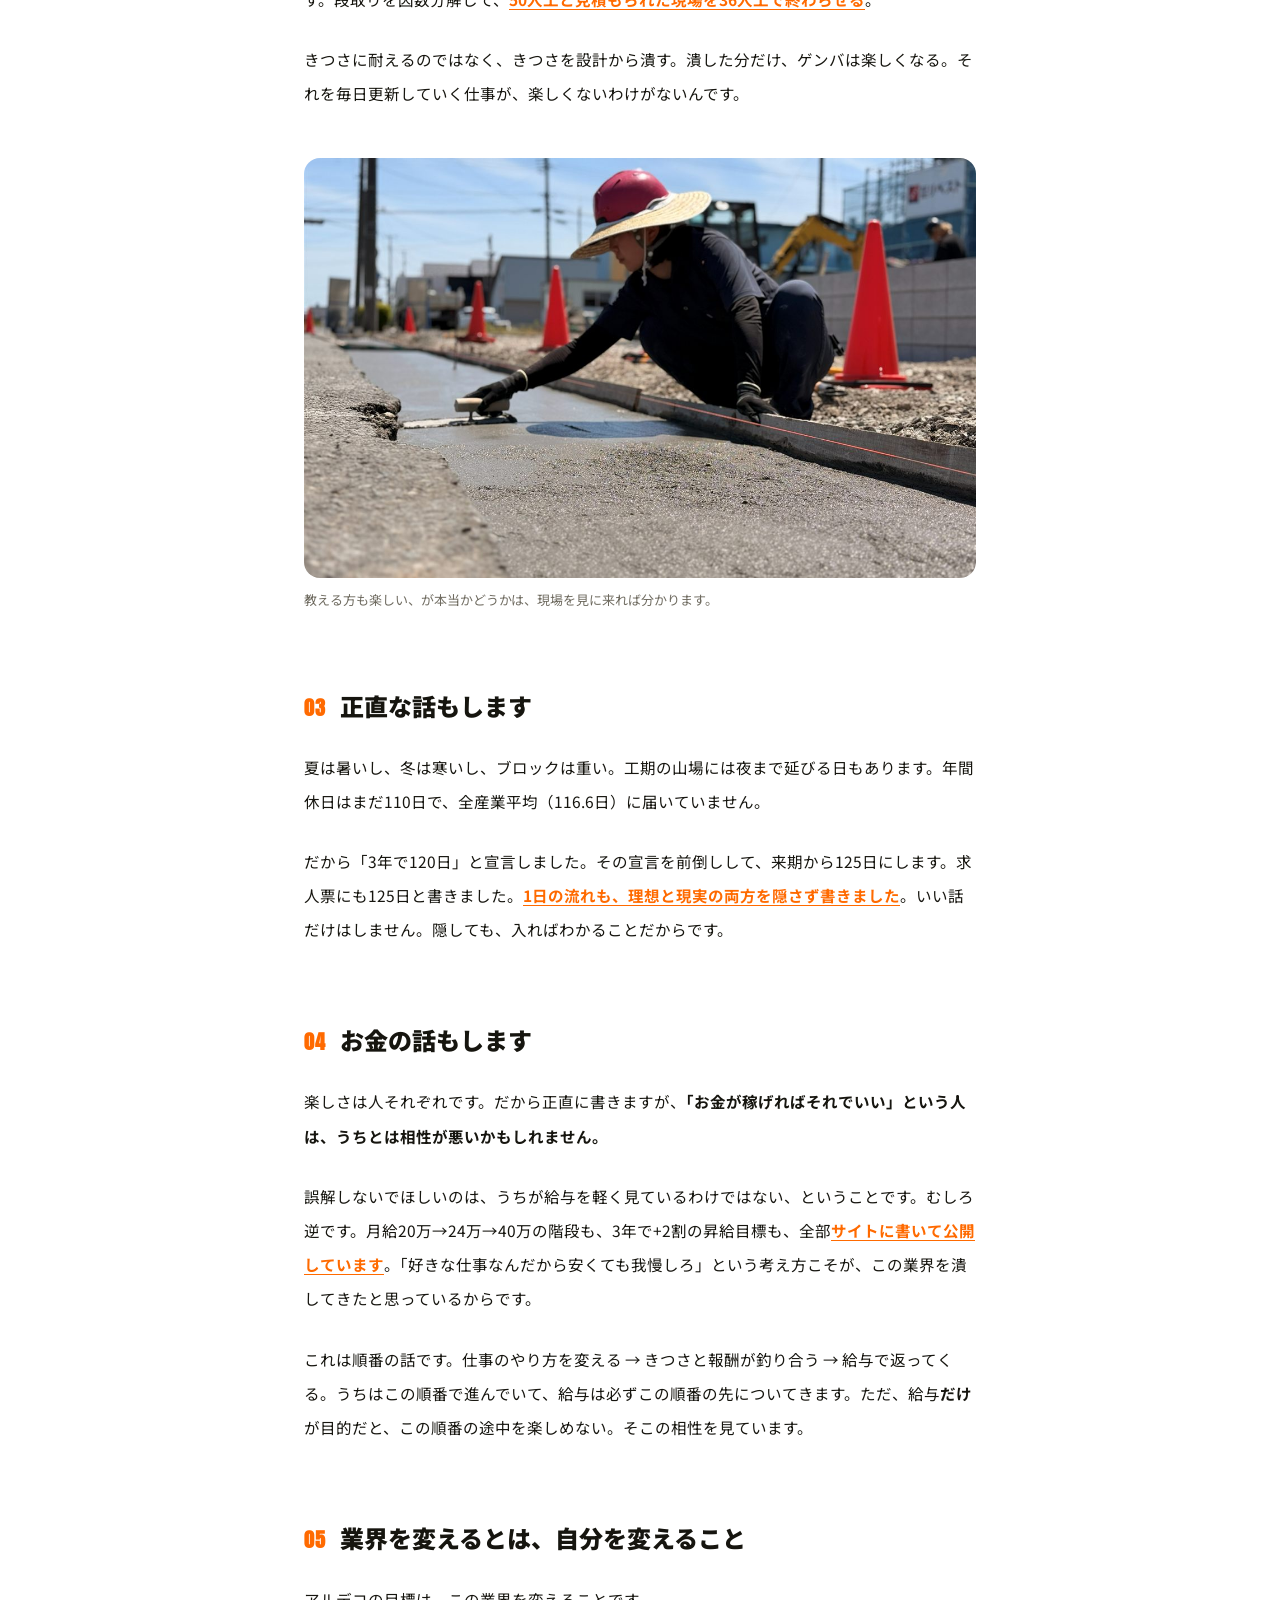
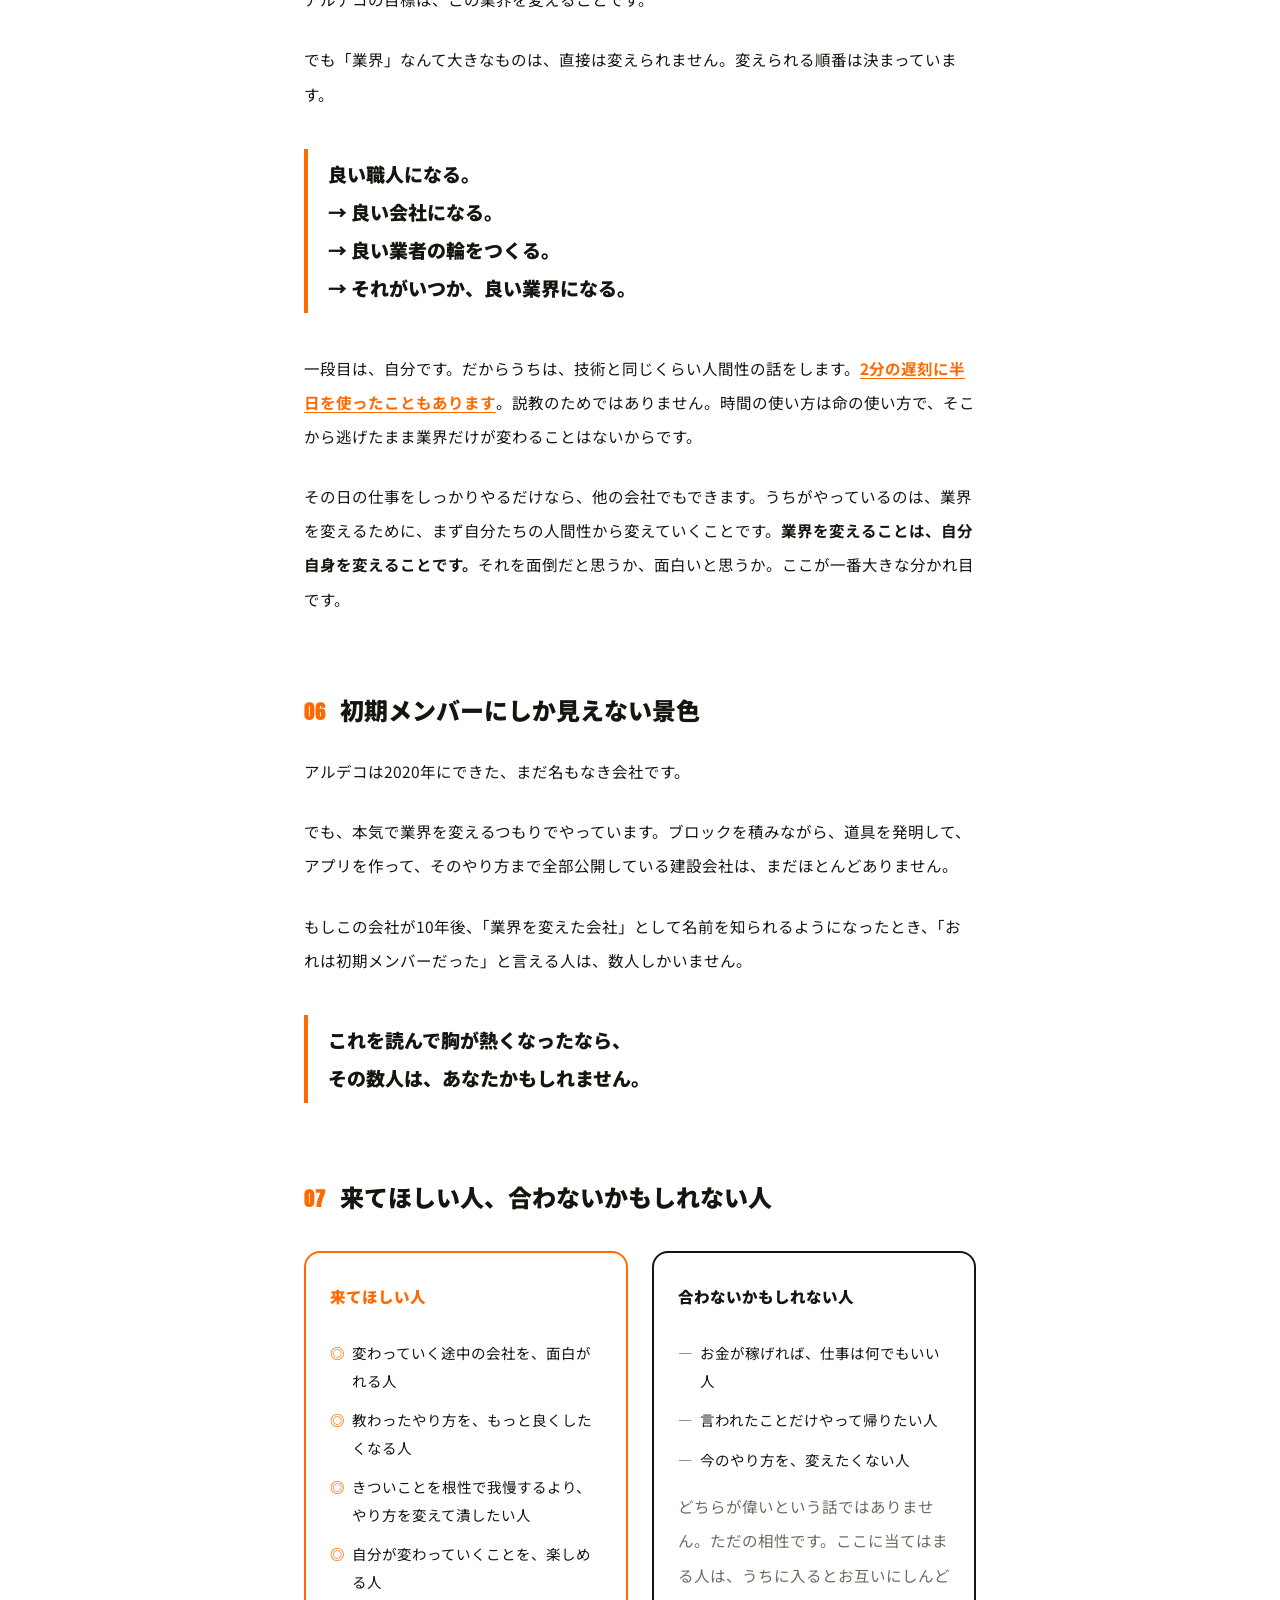
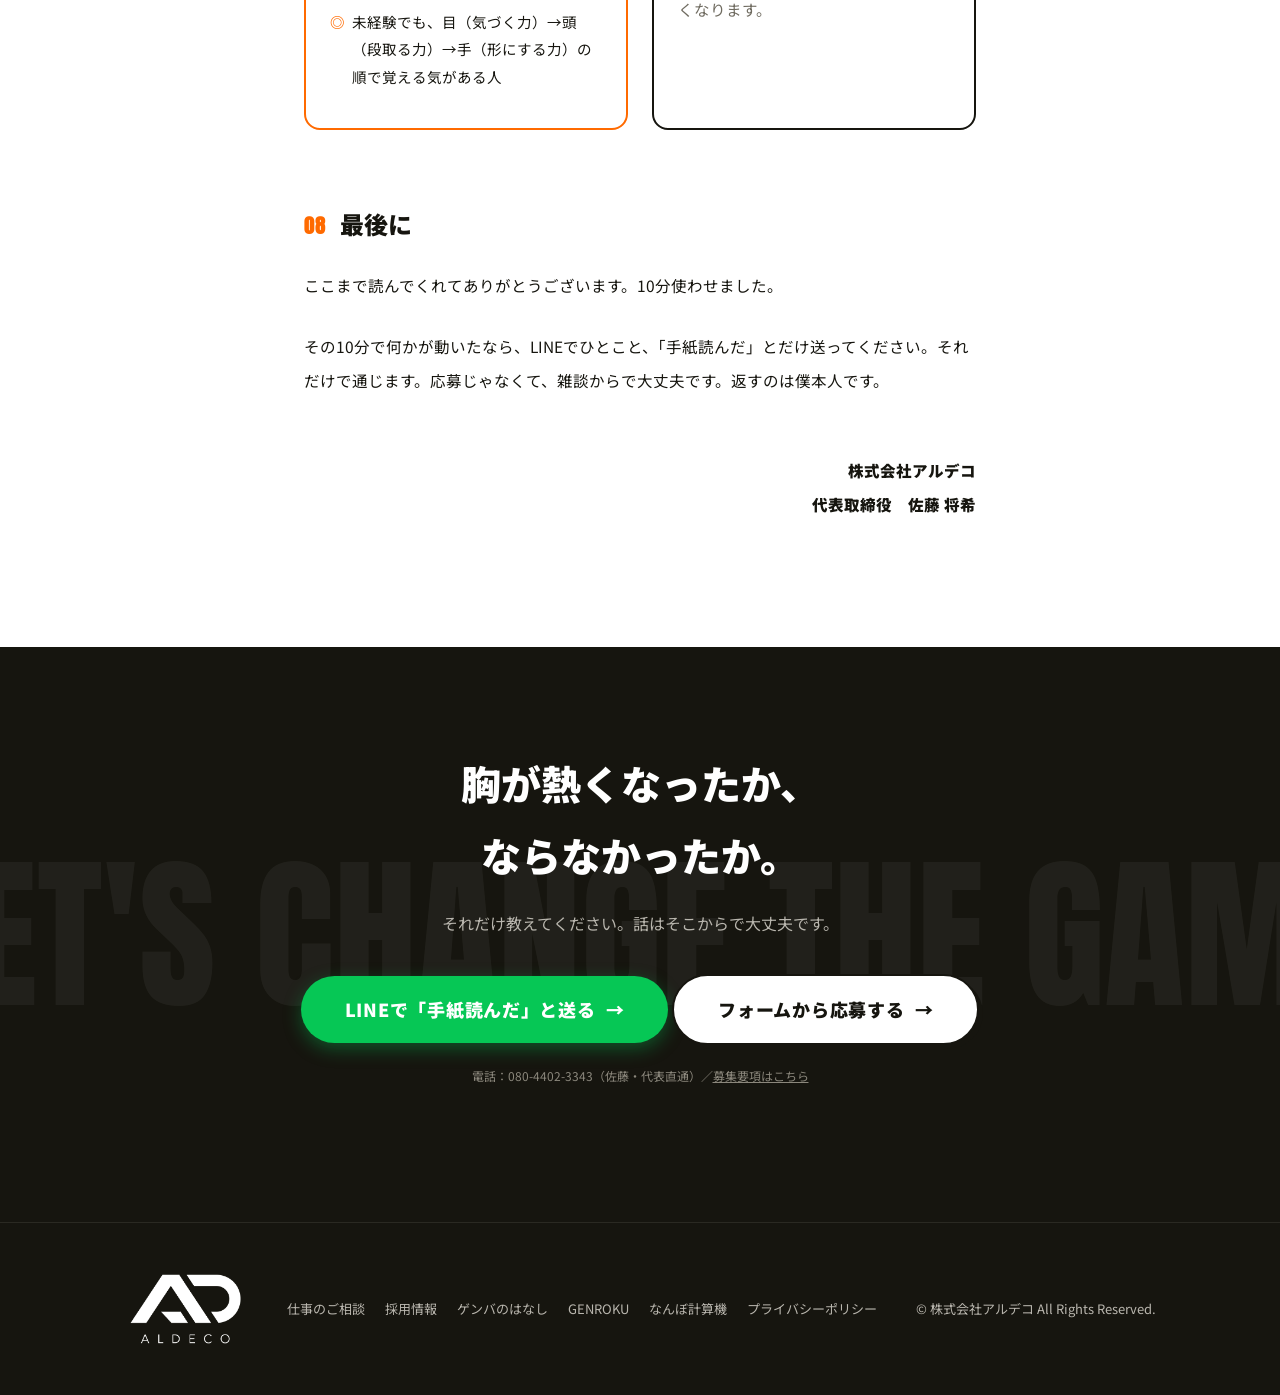
<file: recruit/letter/index.html>
<!DOCTYPE html>
<html lang="ja">
<head>
<meta charset="UTF-8">
<meta name="viewport" content="width=device-width, initial-scale=1.0">
<title>ゲンバって、楽しい。｜アルデコ代表からの長い手紙</title>
<meta name="description" content="アルデコの価値観「ゲンバって、楽しい。」を全部書いた、代表からの長い手紙です。きつい仕事を楽しくなるまで設計し直す話、お金の話、業界を変える順番の話。読んで胸が熱くなった人に来てほしい。">
<link rel="canonical" href="https://aldeco.co.jp/recruit/letter/">
<meta property="og:type" content="article">
<meta property="og:site_name" content="株式会社アルデコ（ALDECO）">
<meta property="og:title" content="ゲンバって、楽しい。｜アルデコ代表からの長い手紙">
<meta property="og:description" content="これは求人票ではありません。応募を増やすためでもありません。アルデコの価値観を全部書いた、長い手紙です。">
<meta property="og:url" content="https://aldeco.co.jp/recruit/letter/">
<meta property="og:image" content="https://aldeco.co.jp/img/ogp.png">
<meta property="og:locale" content="ja_JP">
<meta name="twitter:card" content="summary_large_image">
<link rel="icon" type="image/png" href="/brand-20261101/assets/favicon-transparent.png?v=20261101-1">
<link rel="preconnect" href="https://fonts.googleapis.com">
<link rel="preconnect" href="https://fonts.gstatic.com" crossorigin>
<link href="https://fonts.googleapis.com/css2?family=Anton&family=Noto+Sans+JP:wght@400;500;700;900&display=swap" rel="stylesheet">
<link rel="stylesheet" href="/style.css">
<script type="application/ld+json">{"@context":"https://schema.org","@graph":[{"@type":["Organization","GeneralContractor"],"@id":"https://aldeco.co.jp/#organization","name":"株式会社アルデコ","alternateName":"ALDECO","url":"https://aldeco.co.jp/","logo":"https://aldeco.co.jp/img/logo-black.png","telephone":"080-4402-3343","email":"info@aldeco.co.jp","address":{"@type":"PostalAddress","addressCountry":"JP","addressRegion":"岩手県","addressLocality":"奥州市","streetAddress":"水沢真城東五郎兵衛2"},"slogan":"きつい仕事を、割に合う最高の仕事に変える。","areaServed":"岩手県"},{"@type":"WebPage","@id":"https://aldeco.co.jp/recruit/letter/#webpage","url":"https://aldeco.co.jp/recruit/letter/","name":"ゲンバって、楽しい。｜アルデコ代表からの長い手紙","description":"アルデコの価値観「ゲンバって、楽しい。」を全部書いた、代表からの長い手紙。きつい仕事を楽しくなるまで設計し直す話、お金の話、業界を変える順番の話。","about":{"@id":"https://aldeco.co.jp/#organization"},"inLanguage":"ja","author":{"@type":"Person","name":"佐藤将希","jobTitle":"株式会社アルデコ 代表取締役"}},{"@type":"BreadcrumbList","itemListElement":[{"@type":"ListItem","position":1,"name":"ホーム","item":"https://aldeco.co.jp/"},{"@type":"ListItem","position":2,"name":"採用情報","item":"https://aldeco.co.jp/recruit/"},{"@type":"ListItem","position":3,"name":"代表からの長い手紙","item":"https://aldeco.co.jp/recruit/letter/"}]}]}</script>
<!-- ANALYTICS:START -->
<meta name="google-site-verification" content="G8R8m3gar3-l_zCH6oKk3zuVZLrA_u7wcCPGj2cS2X8">
<script async src="https://www.googletagmanager.com/gtag/js?id=G-1KLHYNGL5F"></script>
<script>
window.dataLayer=window.dataLayer||[];function gtag(){dataLayer.push(arguments)}
gtag('js',new Date());gtag('config','G-1KLHYNGL5F');
document.addEventListener('click',function(e){
  var a=e.target&&e.target.closest?e.target.closest('a'):null;if(!a)return;
  var h=a.getAttribute('href')||'',from=location.pathname;
  if(h.indexOf('/recruit/')===0||h.indexOf('#entry')===0)gtag('event','recruit_click',{link_url:h,from:from});
  if(h.indexOf('lin.ee')>-1||h.indexOf('line.me')>-1)gtag('event','line_click',{from:from});
  if(h.indexOf('tel:')===0)gtag('event','tel_click',{from:from});
  if(h.indexOf('mailto:')===0)gtag('event','mail_click',{from:from});
},{passive:true});
</script>
<!-- ANALYTICS:END -->
</head>
<body>

<div id="progress"></div>

<header>
  <div class="container nav">
    <a href="/" class="logo"><img src="/img/mark-allorange.png" alt="ALDECO ロゴ"><span style="color:var(--accent)">ALDECO</span></a>
    <nav class="nav-links">
      <a href="/#business" class="hide-sp">事業内容</a>
      <a href="/#works" class="hide-sp">施工実績</a>
      <a href="/blog/" class="hide-sp">ゲンバのはなし</a>
      <a href="/recruit/" class="btn">採用情報</a>
    </nav>
  </div>
</header>

<!-- HERO -->
<div class="letter-hero">
  <div class="container">
    <p class="eyebrow">A LETTER FROM ALDECO</p>
    <h1>ゲンバって、<span class="em">楽しい</span>。</h1>
    <p class="letter-hero-sub">
      これは求人票ではありません。応募を増やすためのページでもありません。<br class="hide-sp">
      アルデコの価値観を全部書いた、長い手紙です。読むのに10分かかります。
    </p>
  </div>
</div>

<section>
  <div class="container letter">

    <h2><span class="num">01</span>このページは、ふるいです</h2>
    <p>採用ページというのは普通、応募を増やすために作ります。このページは逆です。<b>減らすために書きました。</b></p>
    <p>アルデコは岩手県奥州市の、少人数の建設会社です。大きな会社のように「誰が来てもそれなりに働ける」ようにはできていません。合う人にはとことん合うし、合わない人にはとことん合わない。それを面接で気づくのはお互いに時間がもったいないので、先に全部書いておくことにしました。</p>
    <p>最後まで読んで、胸が熱くならなかったら、応募しなくて大丈夫です。それはどちらが悪いのでもなく、ただの相性です。</p>

    <h2><span class="num">02</span>「ゲンバって、楽しい。」は、きれいごとじゃない</h2>
    <p>うちの価値観は<b>「ゲンバって、楽しい。」</b>です。</p>
    <p>こう書くと、きつさをごまかすためのスローガンに見えるかもしれません。逆です。<b>この仕事がきついことを誰よりも知っているから</b>、この言葉を掲げています。</p>
    <p class="letter-strong">教えている方も、楽しい。<br>教わっている方も、楽しい。<br>技術を極めるのは、楽しい。</p>
    <p>そして、普通ならきついことも、楽しくなるまでやり方を変える。うちが毎日やっているのはこれです。重いものを楽に運ぶために道具を溶接から自作する。面倒な計算は<a href="https://nambo.app" target="_blank" rel="noopener">アプリ</a>にして消す。段取りを因数分解して、<a href="/blog/kanegasaki-50ninku/">50人工と見積もられた現場を36人工で終わらせる</a>。</p>
    <p>きつさに耐えるのではなく、きつさを設計から潰す。潰した分だけ、ゲンバは楽しくなる。それを毎日更新していく仕事が、楽しくないわけがないんです。</p>

    <figure class="letter-photo">
      <img src="/img/ikusei.jpg" alt="先輩が若手に教えているアルデコの現場" loading="lazy">
      <figcaption>教える方も楽しい、が本当かどうかは、現場を見に来れば分かります。</figcaption>
    </figure>

    <h2><span class="num">03</span>正直な話もします</h2>
    <p>夏は暑いし、冬は寒いし、ブロックは重い。工期の山場には夜まで延びる日もあります。年間休日はまだ110日で、全産業平均（116.6日）に届いていません。</p>
    <p>だから「3年で120日」と宣言しました。その宣言を前倒しして、来期から125日にします。求人票にも125日と書きました。<a href="/blog/genba-1nichi/">1日の流れも、理想と現実の両方を隠さず書きました</a>。いい話だけはしません。隠しても、入ればわかることだからです。</p>

    <h2><span class="num">04</span>お金の話もします</h2>
    <p>楽しさは人それぞれです。だから正直に書きますが、<b>「お金が稼げればそれでいい」という人は、うちとは相性が悪いかもしれません。</b></p>
    <p>誤解しないでほしいのは、うちが給与を軽く見ているわけではない、ということです。むしろ逆です。月給20万→24万→40万の階段も、3年で+2割の昇給目標も、全部<a href="/recruit/">サイトに書いて公開しています</a>。「好きな仕事なんだから安くても我慢しろ」という考え方こそが、この業界を潰してきたと思っているからです。</p>
    <p>これは順番の話です。仕事のやり方を変える → きつさと報酬が釣り合う → 給与で返ってくる。うちはこの順番で進んでいて、給与は必ずこの順番の先についてきます。ただ、給与<b>だけ</b>が目的だと、この順番の途中を楽しめない。そこの相性を見ています。</p>

    <h2><span class="num">05</span>業界を変えるとは、自分を変えること</h2>
    <p>アルデコの目標は、この業界を変えることです。</p>
    <p>でも「業界」なんて大きなものは、直接は変えられません。変えられる順番は決まっています。</p>
    <p class="letter-strong">良い職人になる。<br>→ 良い会社になる。<br>→ 良い業者の輪をつくる。<br>→ それがいつか、良い業界になる。</p>
    <p>一段目は、自分です。だからうちは、技術と同じくらい人間性の話をします。<a href="/blog/2funnochikoku/">2分の遅刻に半日を使ったこともあります</a>。説教のためではありません。時間の使い方は命の使い方で、そこから逃げたまま業界だけが変わることはないからです。</p>
    <p>その日の仕事をしっかりやるだけなら、他の会社でもできます。うちがやっているのは、業界を変えるために、まず自分たちの人間性から変えていくことです。<b>業界を変えることは、自分自身を変えることです。</b>それを面倒だと思うか、面白いと思うか。ここが一番大きな分かれ目です。</p>

    <h2><span class="num">06</span>初期メンバーにしか見えない景色</h2>
    <p>アルデコは2020年にできた、まだ名もなき会社です。</p>
    <p>でも、本気で業界を変えるつもりでやっています。ブロックを積みながら、道具を発明して、アプリを作って、そのやり方まで全部公開している建設会社は、まだほとんどありません。</p>
    <p>もしこの会社が10年後、「業界を変えた会社」として名前を知られるようになったとき、「おれは初期メンバーだった」と言える人は、数人しかいません。</p>
    <p class="letter-strong">これを読んで胸が熱くなったなら、<br>その数人は、あなたかもしれません。</p>

    <h2><span class="num">07</span>来てほしい人、合わないかもしれない人</h2>
    <div class="letter-lists">
      <div class="letter-list want">
        <p class="letter-list-title">来てほしい人</p>
        <ul>
          <li>変わっていく途中の会社を、面白がれる人</li>
          <li>教わったやり方を、もっと良くしたくなる人</li>
          <li>きついことを根性で我慢するより、やり方を変えて潰したい人</li>
          <li>自分が変わっていくことを、楽しめる人</li>
          <li>未経験でも、目（気づく力）→頭（段取る力）→手（形にする力）の順で覚える気がある人</li>
        </ul>
      </div>
      <div class="letter-list notwant">
        <p class="letter-list-title">合わないかもしれない人</p>
        <ul>
          <li>お金が稼げれば、仕事は何でもいい人</li>
          <li>言われたことだけやって帰りたい人</li>
          <li>今のやり方を、変えたくない人</li>
        </ul>
        <p class="letter-list-note">どちらが偉いという話ではありません。ただの相性です。ここに当てはまる人は、うちに入るとお互いにしんどくなります。</p>
      </div>
    </div>

    <h2><span class="num">08</span>最後に</h2>
    <p>ここまで読んでくれてありがとうございます。10分使わせました。</p>
    <p>その10分で何かが動いたなら、LINEでひとこと、「手紙読んだ」とだけ送ってください。それだけで通じます。応募じゃなくて、雑談からで大丈夫です。返すのは僕本人です。</p>
    <p class="letter-sig">株式会社アルデコ<br>代表取締役　佐藤 将希</p>

  </div>
</section>

<!-- CTA -->
<div class="cta-band" id="entry">
  <div class="container">
    <h2>胸が熱くなったか、<br>ならなかったか。</h2>
    <p>それだけ教えてください。話はそこからで大丈夫です。</p>
    <a href="https://lin.ee/tLaZs62X" class="btn big btn-line" target="_blank" rel="noopener">LINEで「手紙読んだ」と送る</a>
    <a href="/recruit/#contact" class="btn big ghost">フォームから応募する</a>
    <p class="notice">電話：<a href="tel:080-4402-3343" style="color:inherit;">080-4402-3343</a>（佐藤・代表直通）／<a href="/recruit/" style="color:inherit;text-decoration:underline;">募集要項はこちら</a></p>
  </div>
</div>

<footer>
  <div class="container foot">
    <img src="/img/logo-allwhite.png" alt="株式会社アルデコ" class="logo-img">
    <nav class="foot-nav">
      <a href="/#contact">仕事のご相談</a>
      <a href="/recruit/">採用情報</a>
      <a href="/blog/">ゲンバのはなし</a>
      <a href="https://genroku.app" target="_blank" rel="noopener">GENROKU</a>
      <a href="https://nambo.app" target="_blank" rel="noopener">なんぼ計算機</a>
      <a href="/privacy/">プライバシーポリシー</a>
    </nav>
    <span>© 株式会社アルデコ All Rights Reserved.</span>
  </div>
</footer>

<script src="/script.js" defer></script>

</body>
</html>
</file>
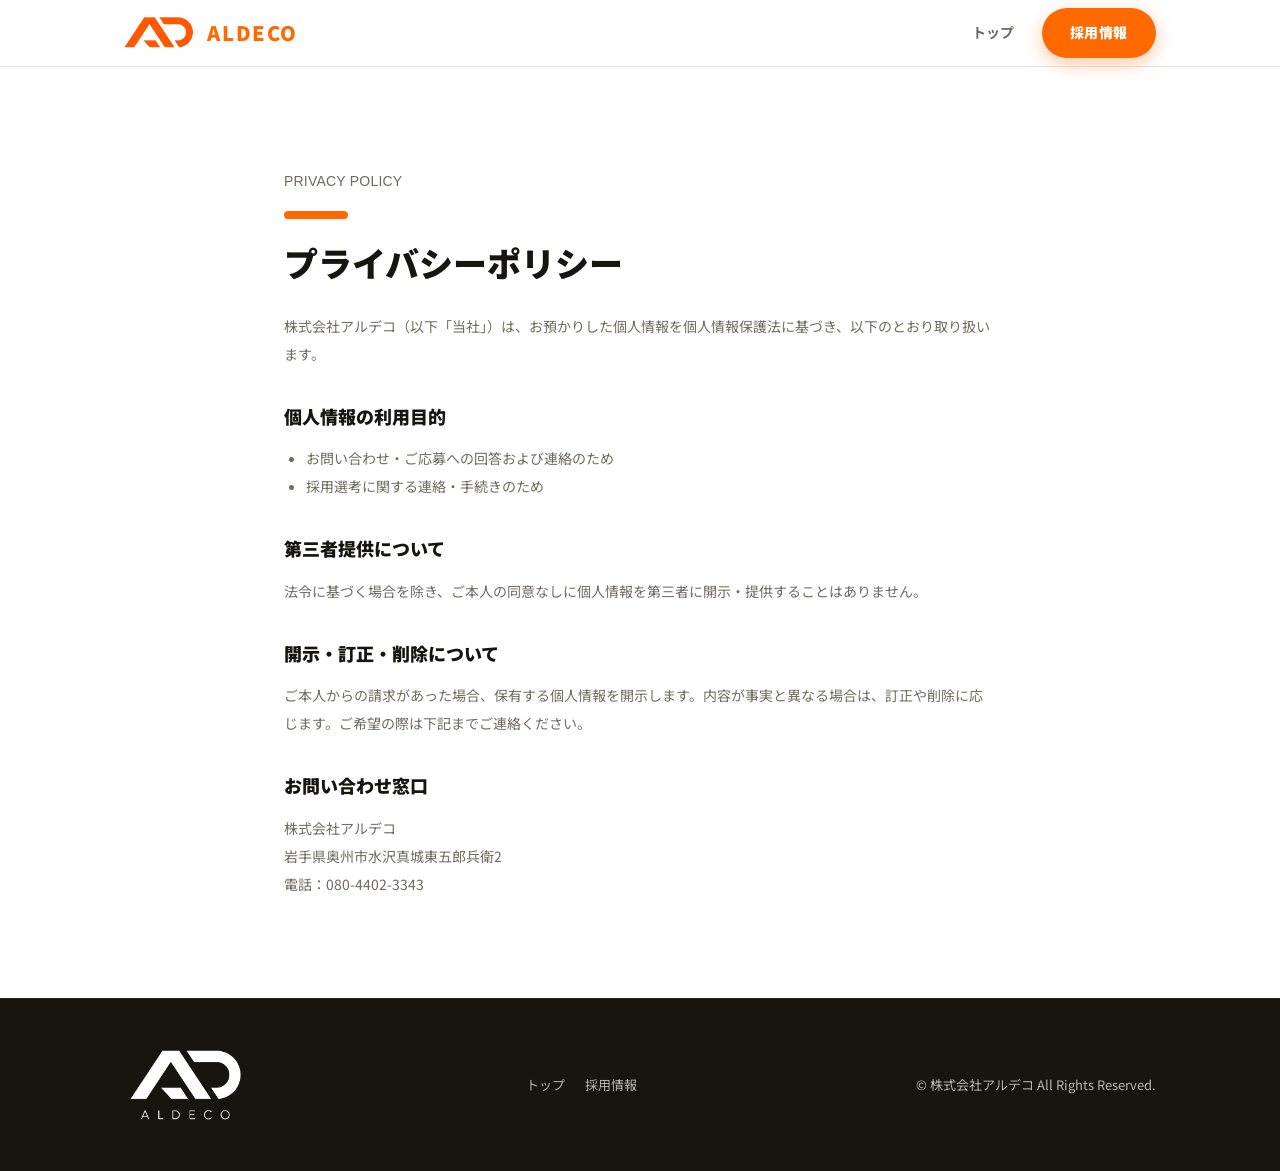
<file: privacy.html>
<!DOCTYPE html>
<html lang="ja">
<head>
<meta charset="UTF-8">
<meta name="viewport" content="width=device-width, initial-scale=1.0">
<title>プライバシーポリシー｜株式会社アルデコ（ALDECO）</title>
<meta name="robots" content="noindex">
<link rel="icon" type="image/png" href="img/favicon.png">
<link rel="preconnect" href="https://fonts.googleapis.com">
<link rel="preconnect" href="https://fonts.gstatic.com" crossorigin>
<link href="https://fonts.googleapis.com/css2?family=Noto+Sans+JP:wght@400;700;900&display=swap" rel="stylesheet">
<link rel="stylesheet" href="style.css">
</head>
<body>

<header>
  <div class="container nav">
    <a href="index.html" class="logo"><img src="img/mark-allorange.png" alt="ALDECO ロゴ"><span style="color:var(--accent)">ALDECO</span></a>
    <nav class="nav-links">
      <a href="index.html" class="hide-sp">トップ</a>
      <a href="recruit.html" class="btn">採用情報</a>
    </nav>
  </div>
</header>


<section>
  <div class="container legal">
    <p class="sec-label">PRIVACY POLICY</p>
    <h2 class="sec-title">プライバシーポリシー</h2>
    <p>株式会社アルデコ（以下「当社」）は、お預かりした個人情報を個人情報保護法に基づき、以下のとおり取り扱います。</p>

    <h3>個人情報の利用目的</h3>
    <ul>
      <li>お問い合わせ・ご応募への回答および連絡のため</li>
      <li>採用選考に関する連絡・手続きのため</li>
    </ul>

    <h3>第三者提供について</h3>
    <p>法令に基づく場合を除き、ご本人の同意なしに個人情報を第三者に開示・提供することはありません。</p>

    <h3>開示・訂正・削除について</h3>
    <p>ご本人からの請求があった場合、保有する個人情報を開示します。内容が事実と異なる場合は、訂正や削除に応じます。ご希望の際は下記までご連絡ください。</p>

    <h3>お問い合わせ窓口</h3>
    <p>
      株式会社アルデコ<br>
      岩手県奥州市水沢真城東五郎兵衛2<br>
      電話：080-4402-3343
    </p>
  </div>
</section>


<footer>
  <div class="container foot">
    <img src="img/logo-allwhite.png" alt="株式会社アルデコ" class="logo-img">
    <nav class="foot-nav">
      <a href="index.html">トップ</a>
      <a href="recruit.html">採用情報</a>
    </nav>
    <span>© 株式会社アルデコ All Rights Reserved.</span>
  </div>
</footer>

</body>
</html>
</file>
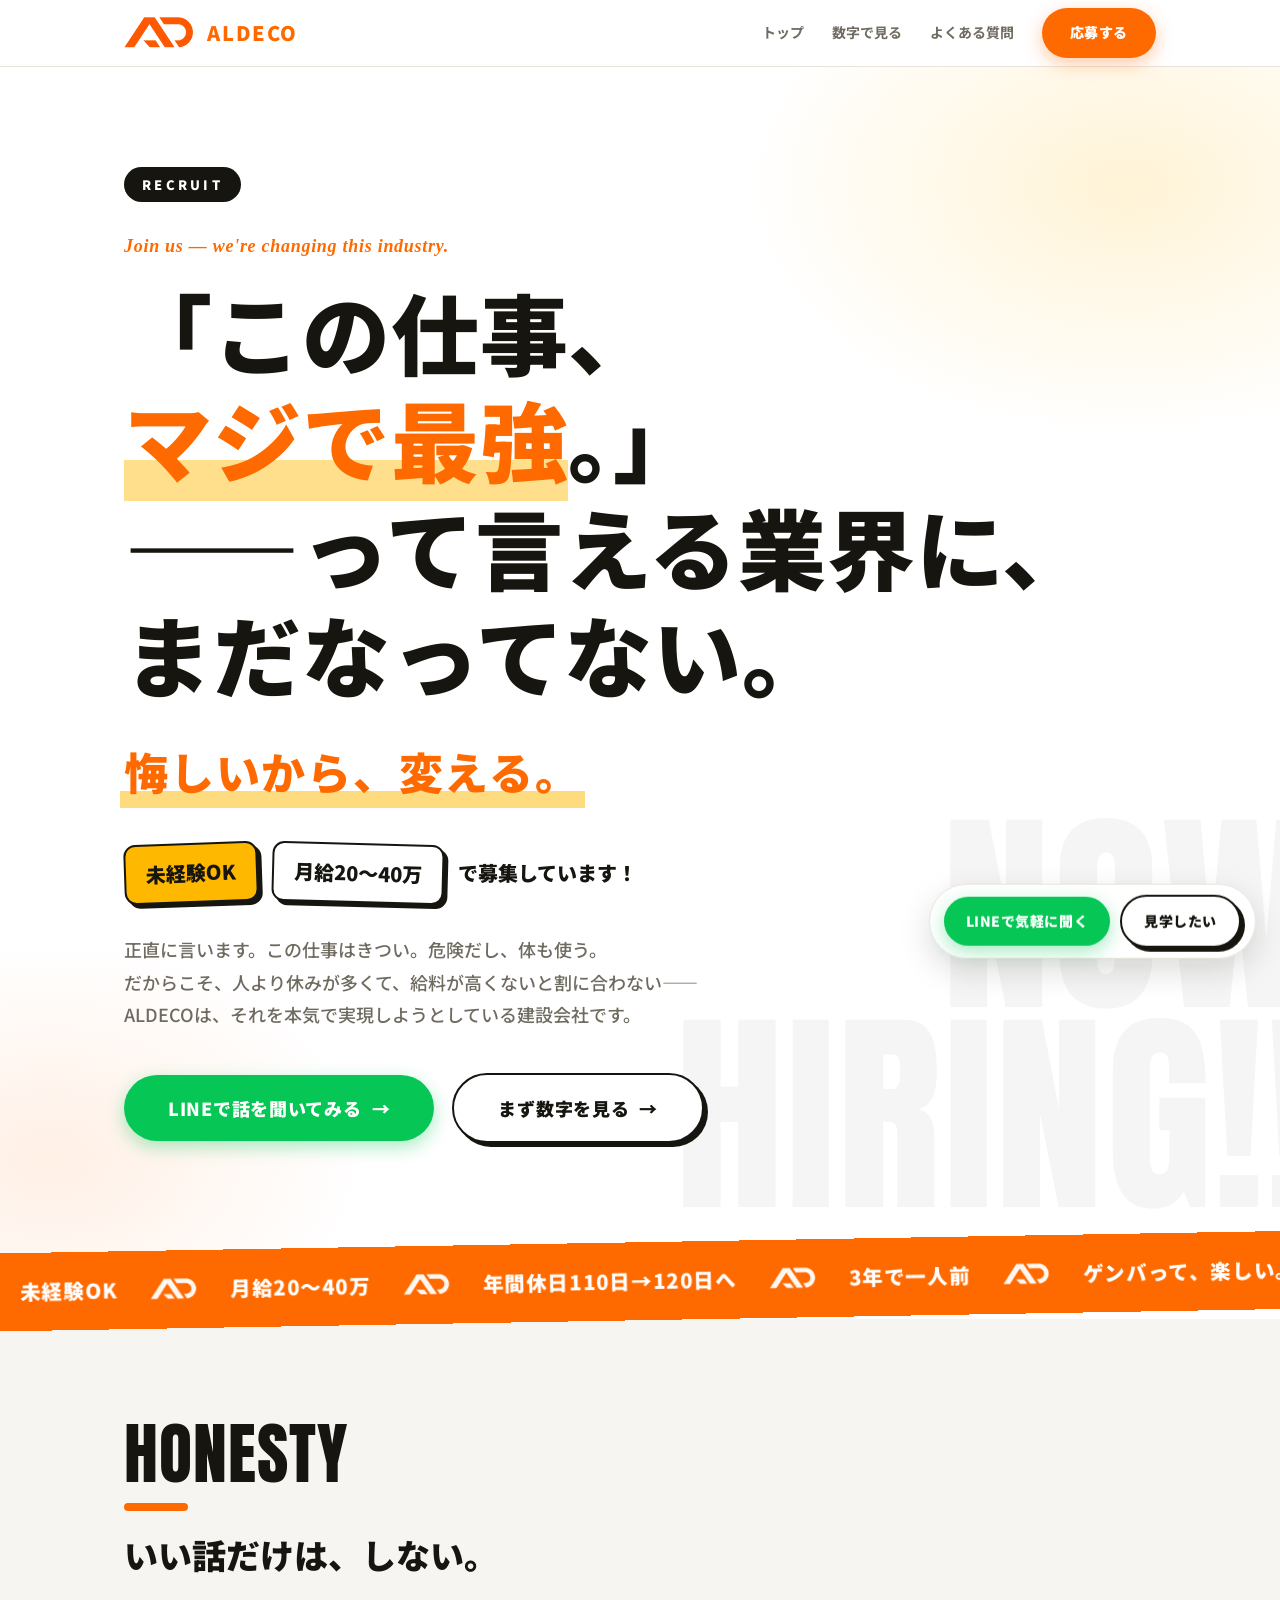
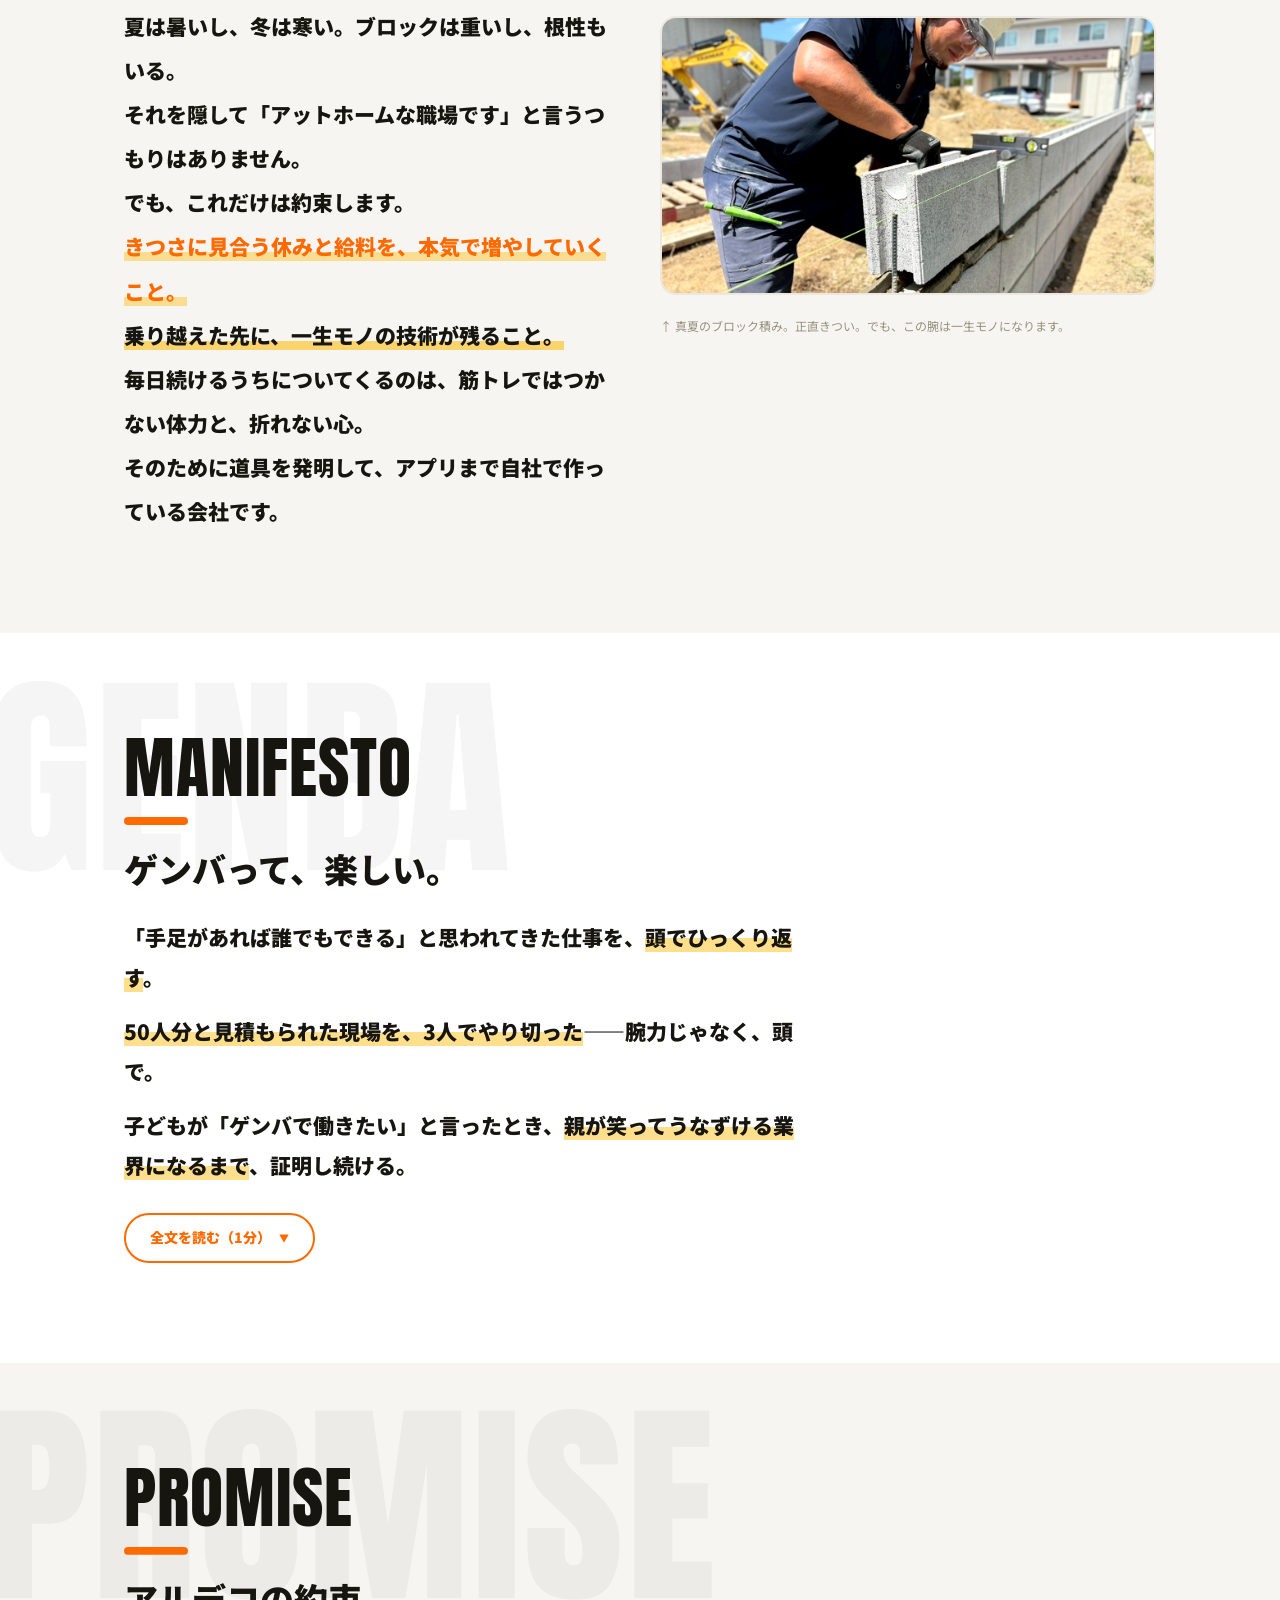
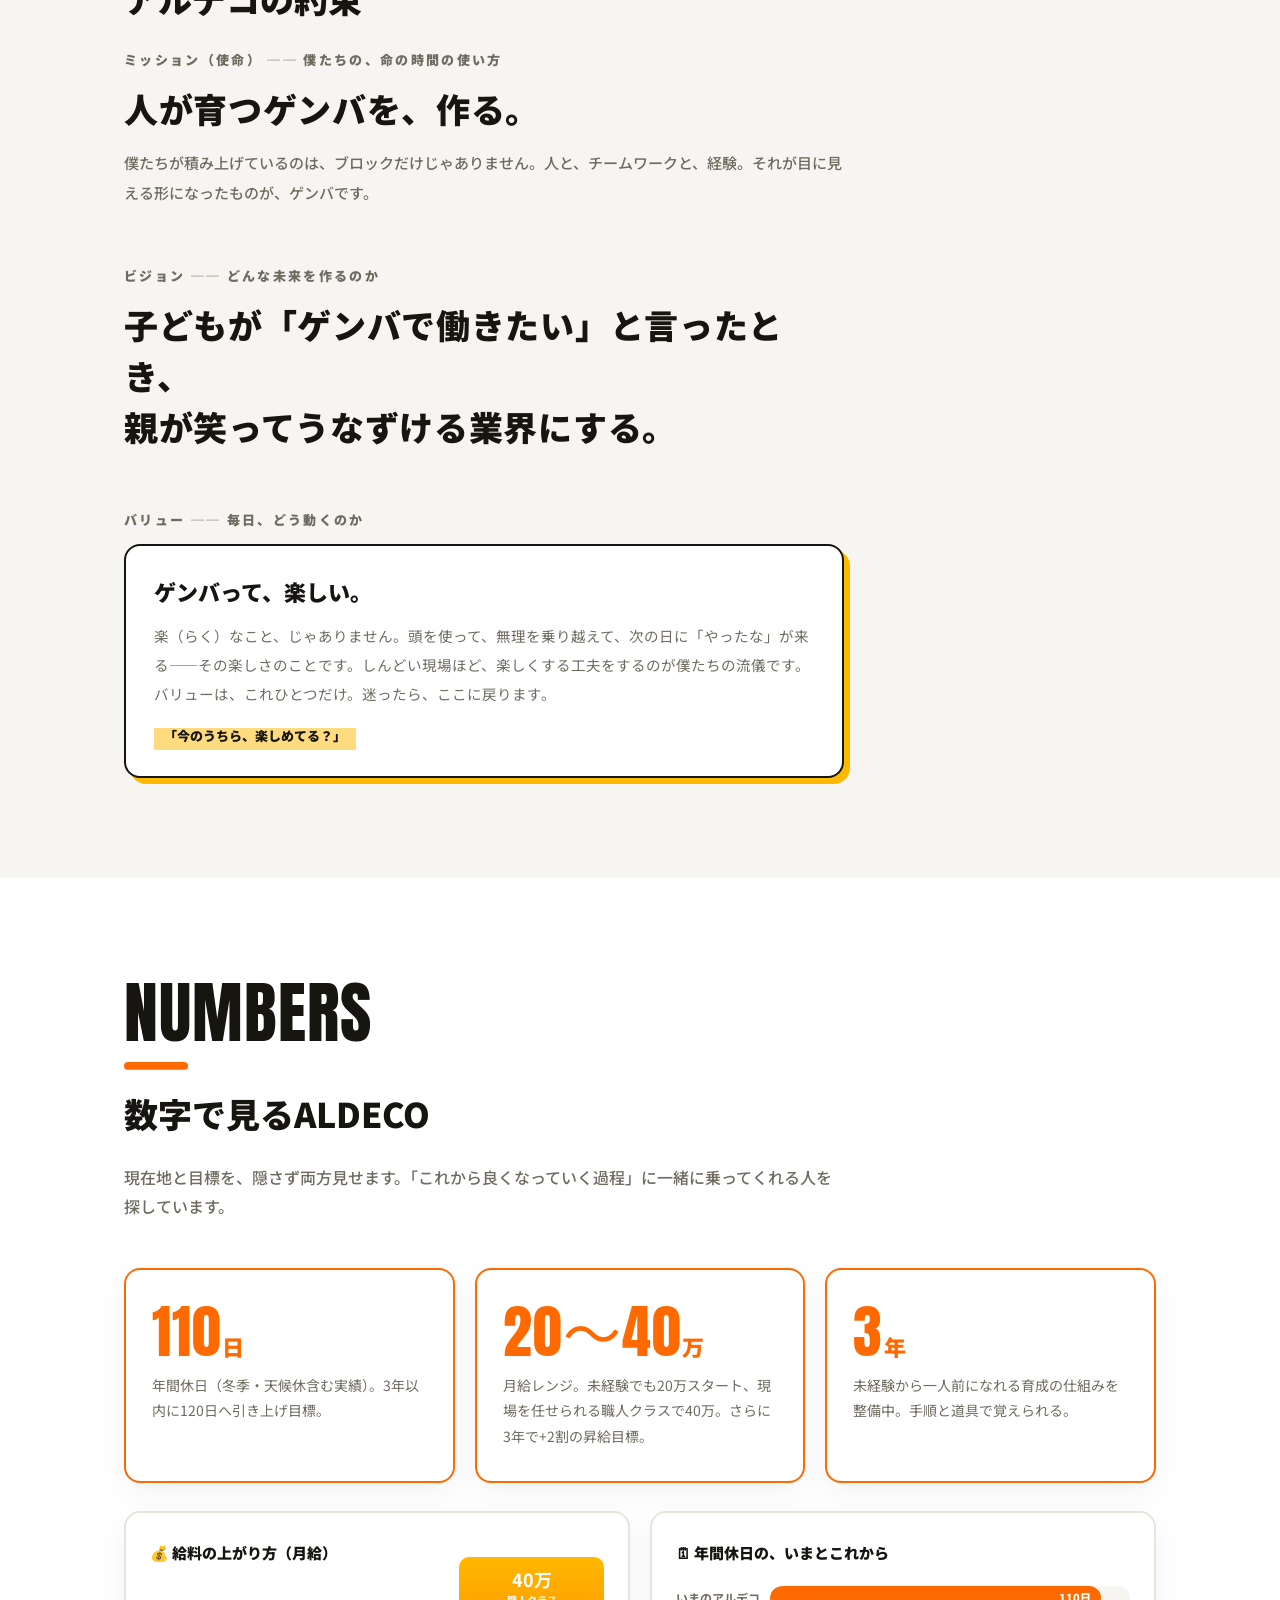
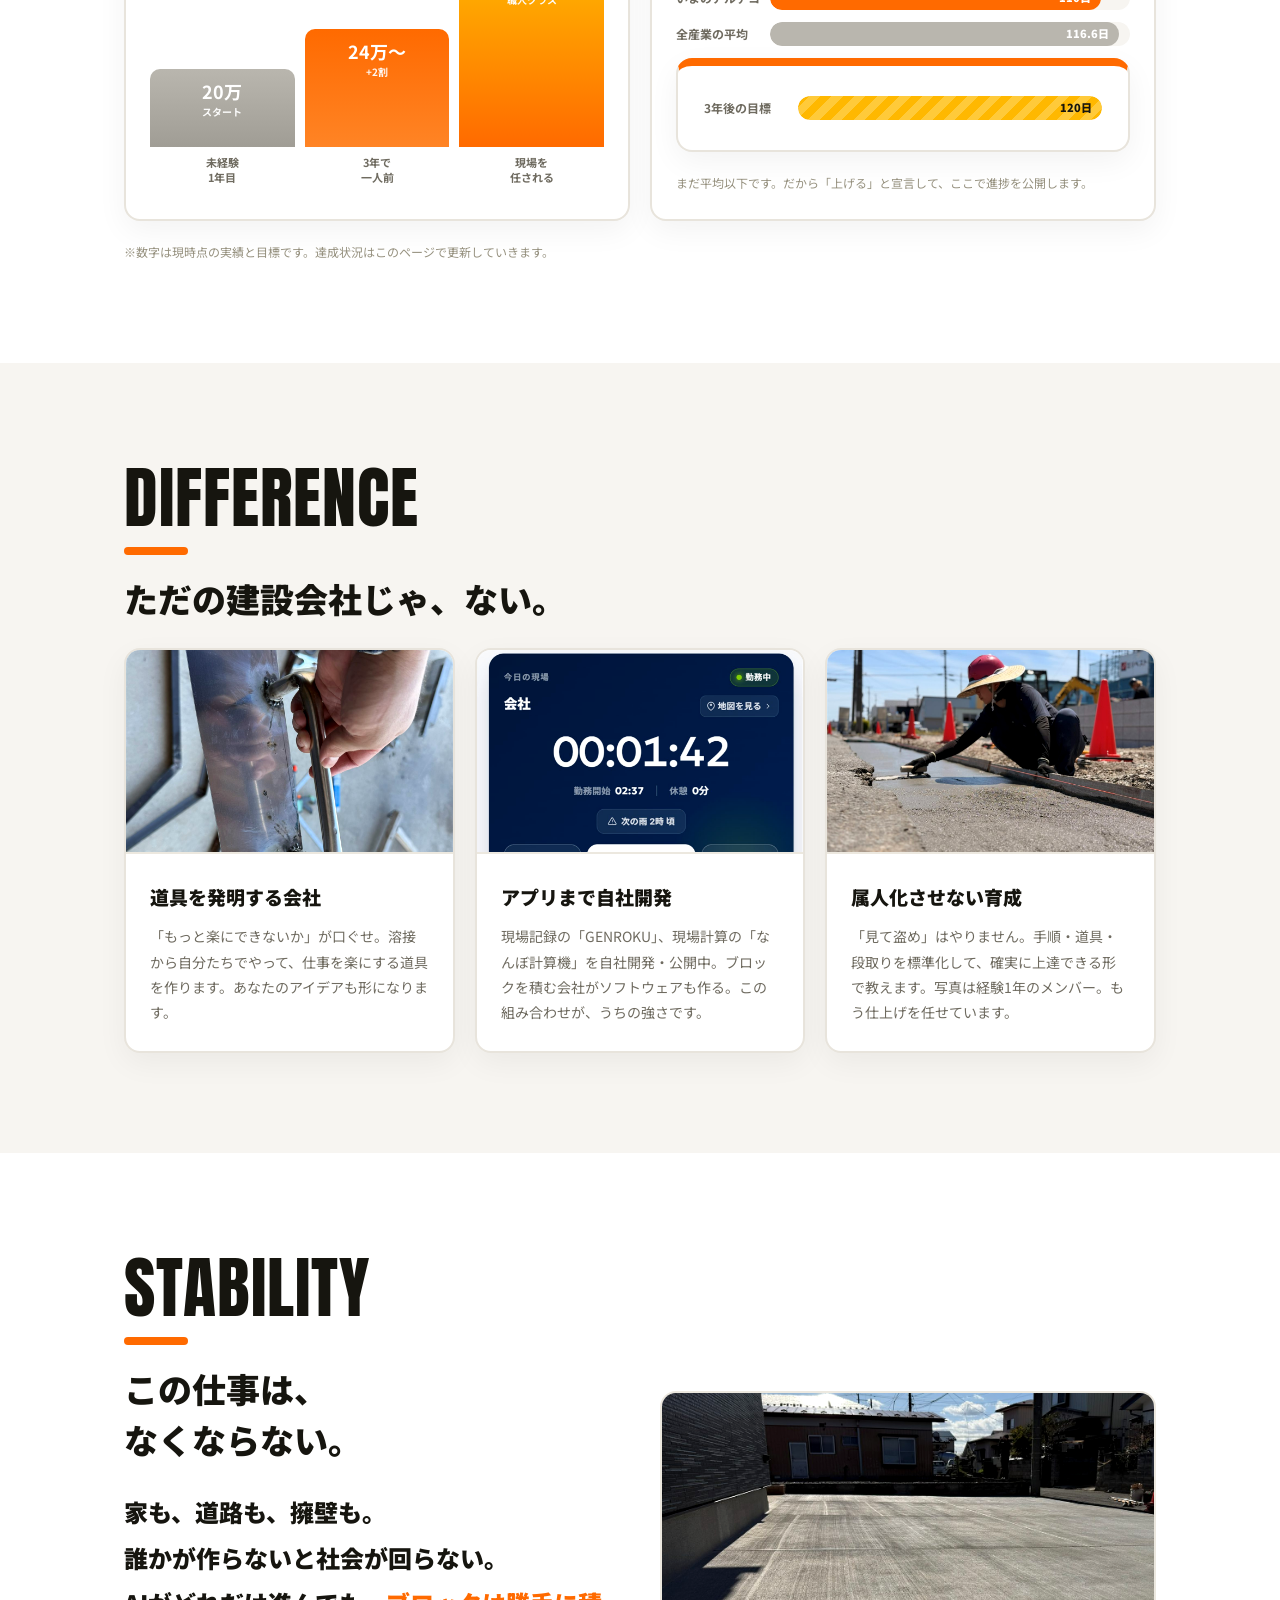
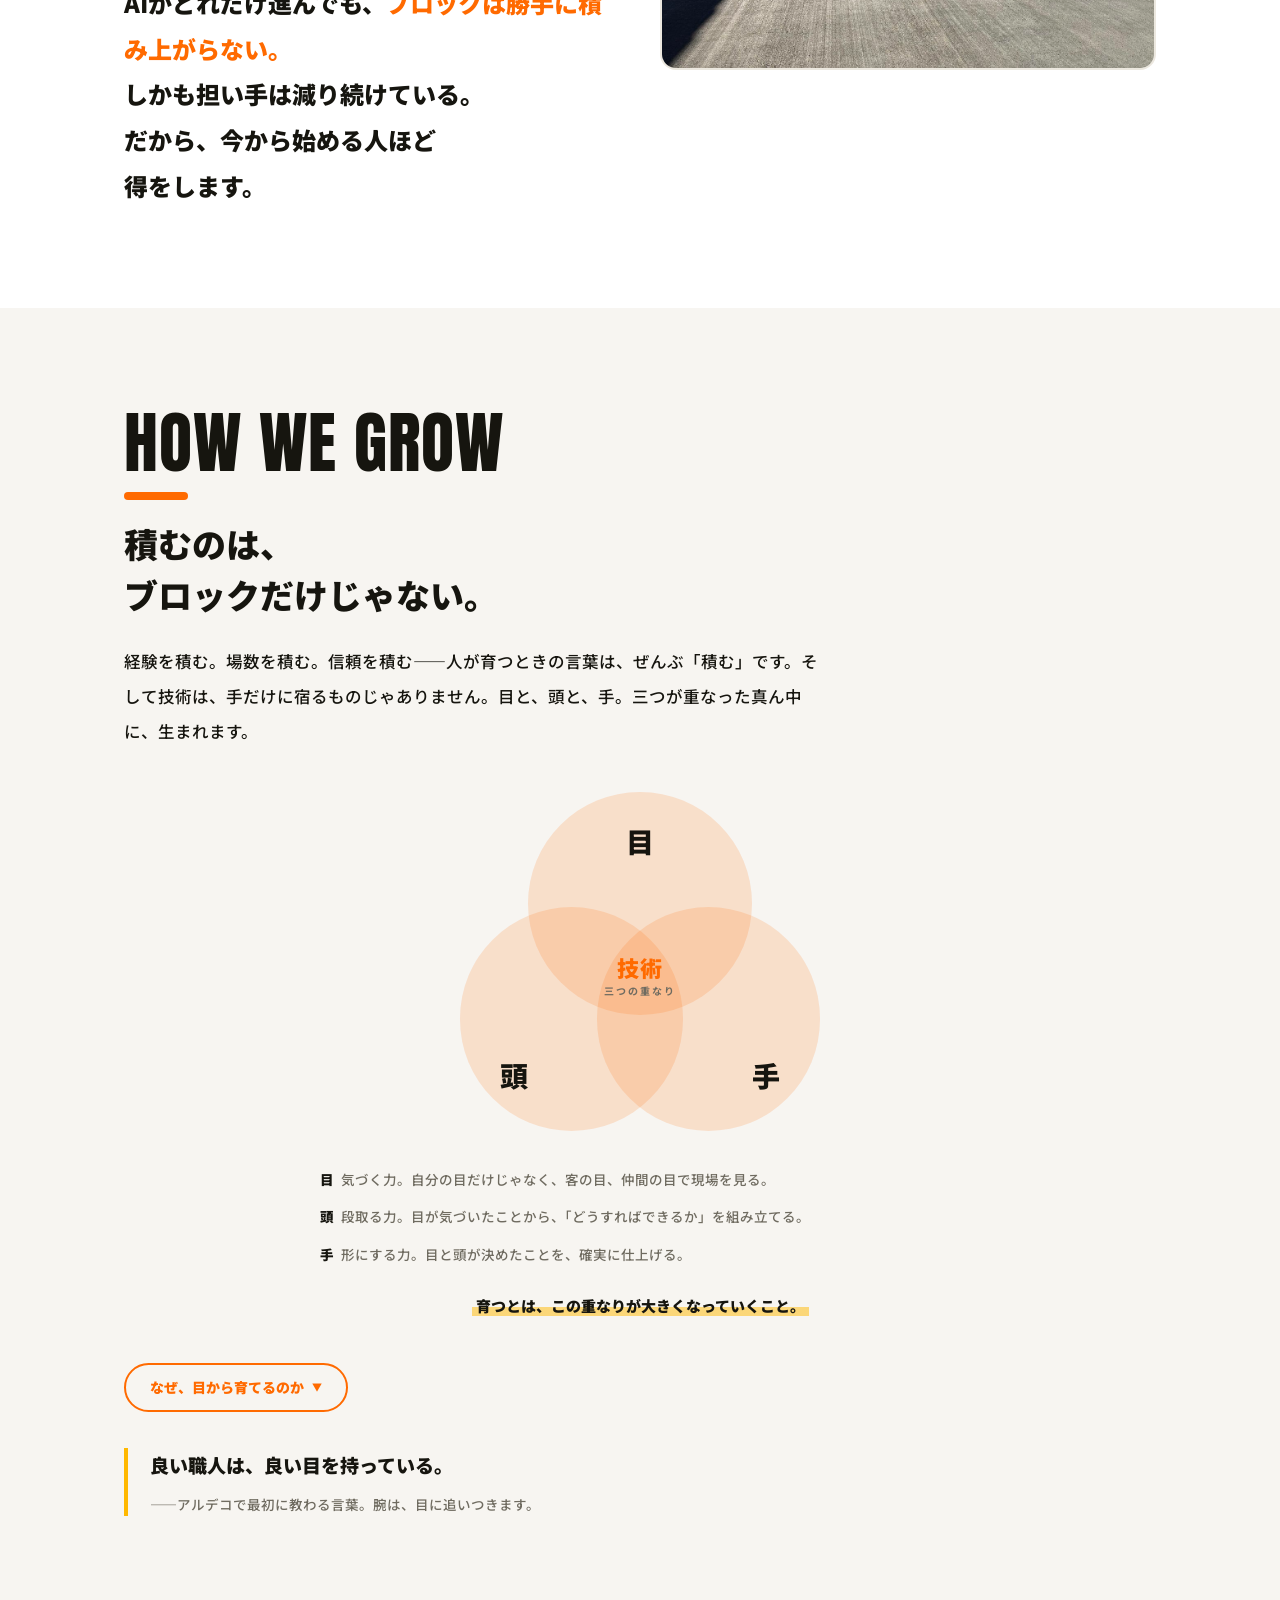
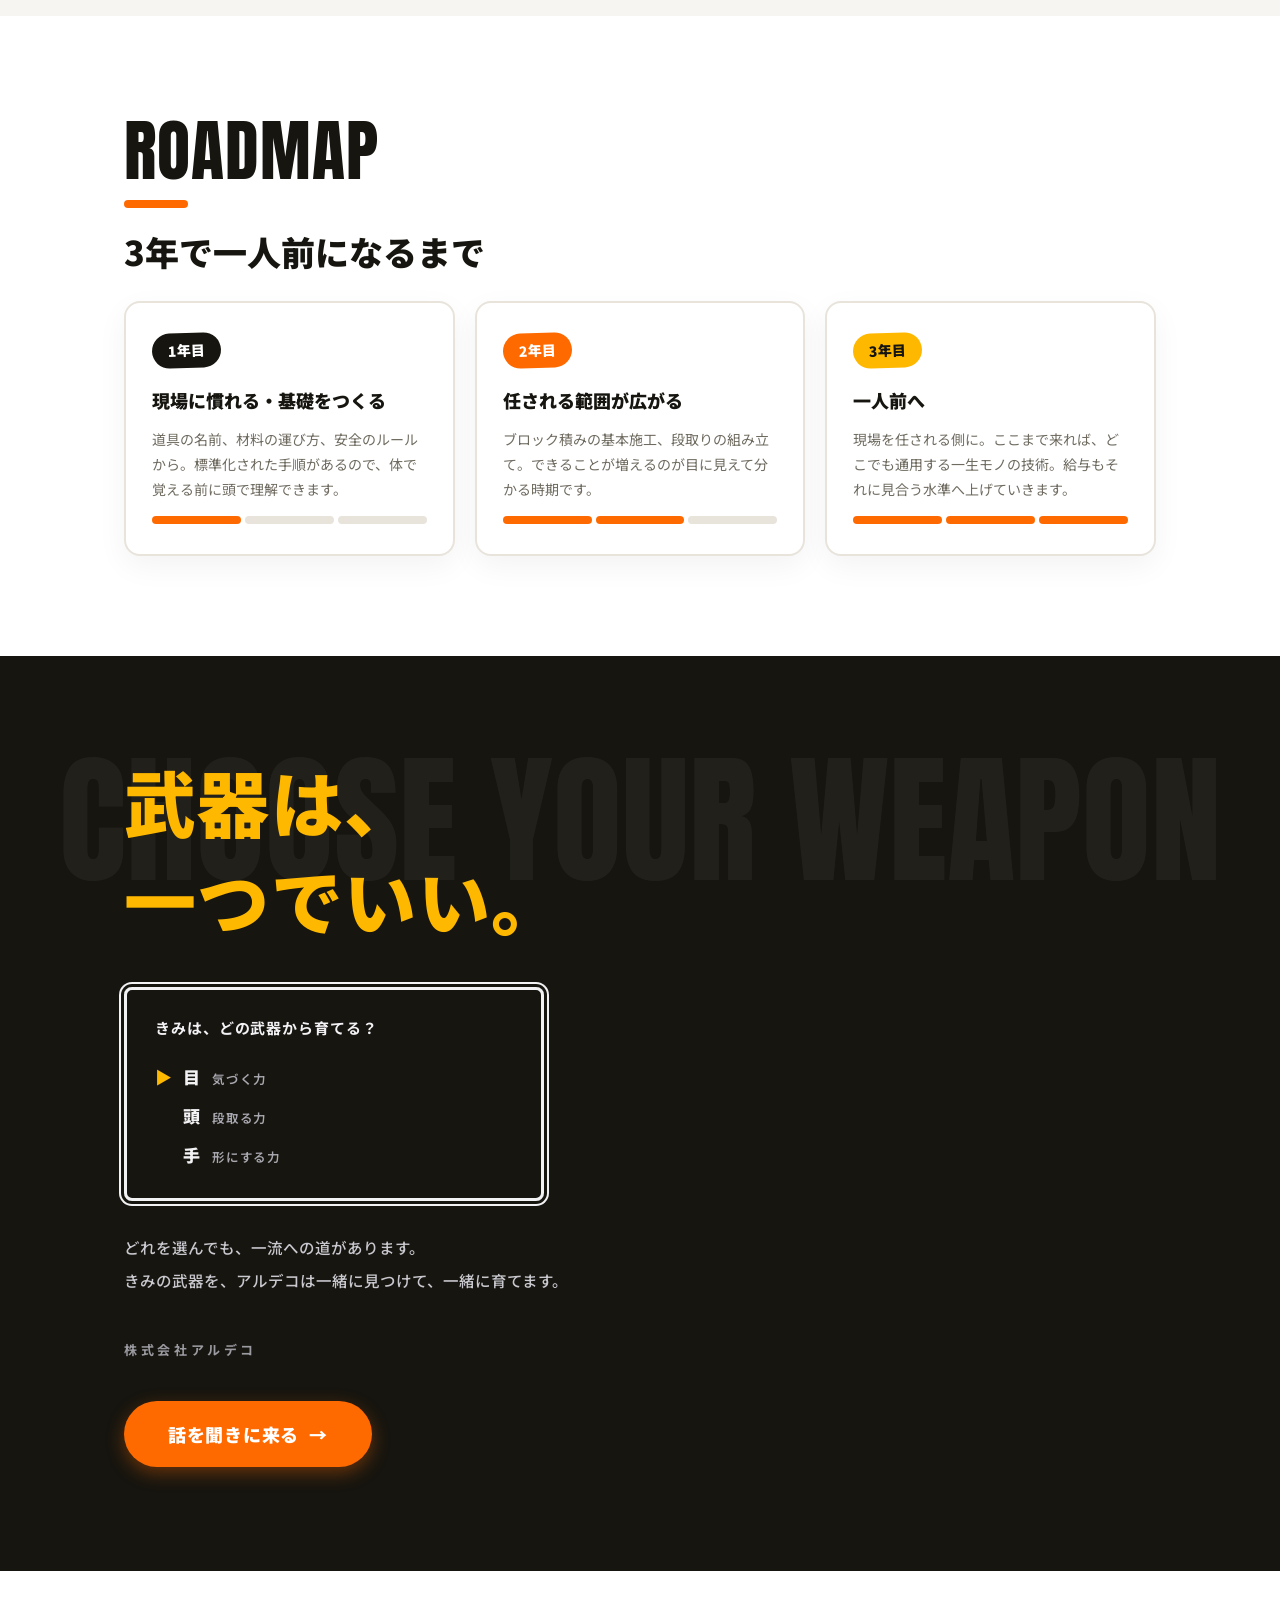
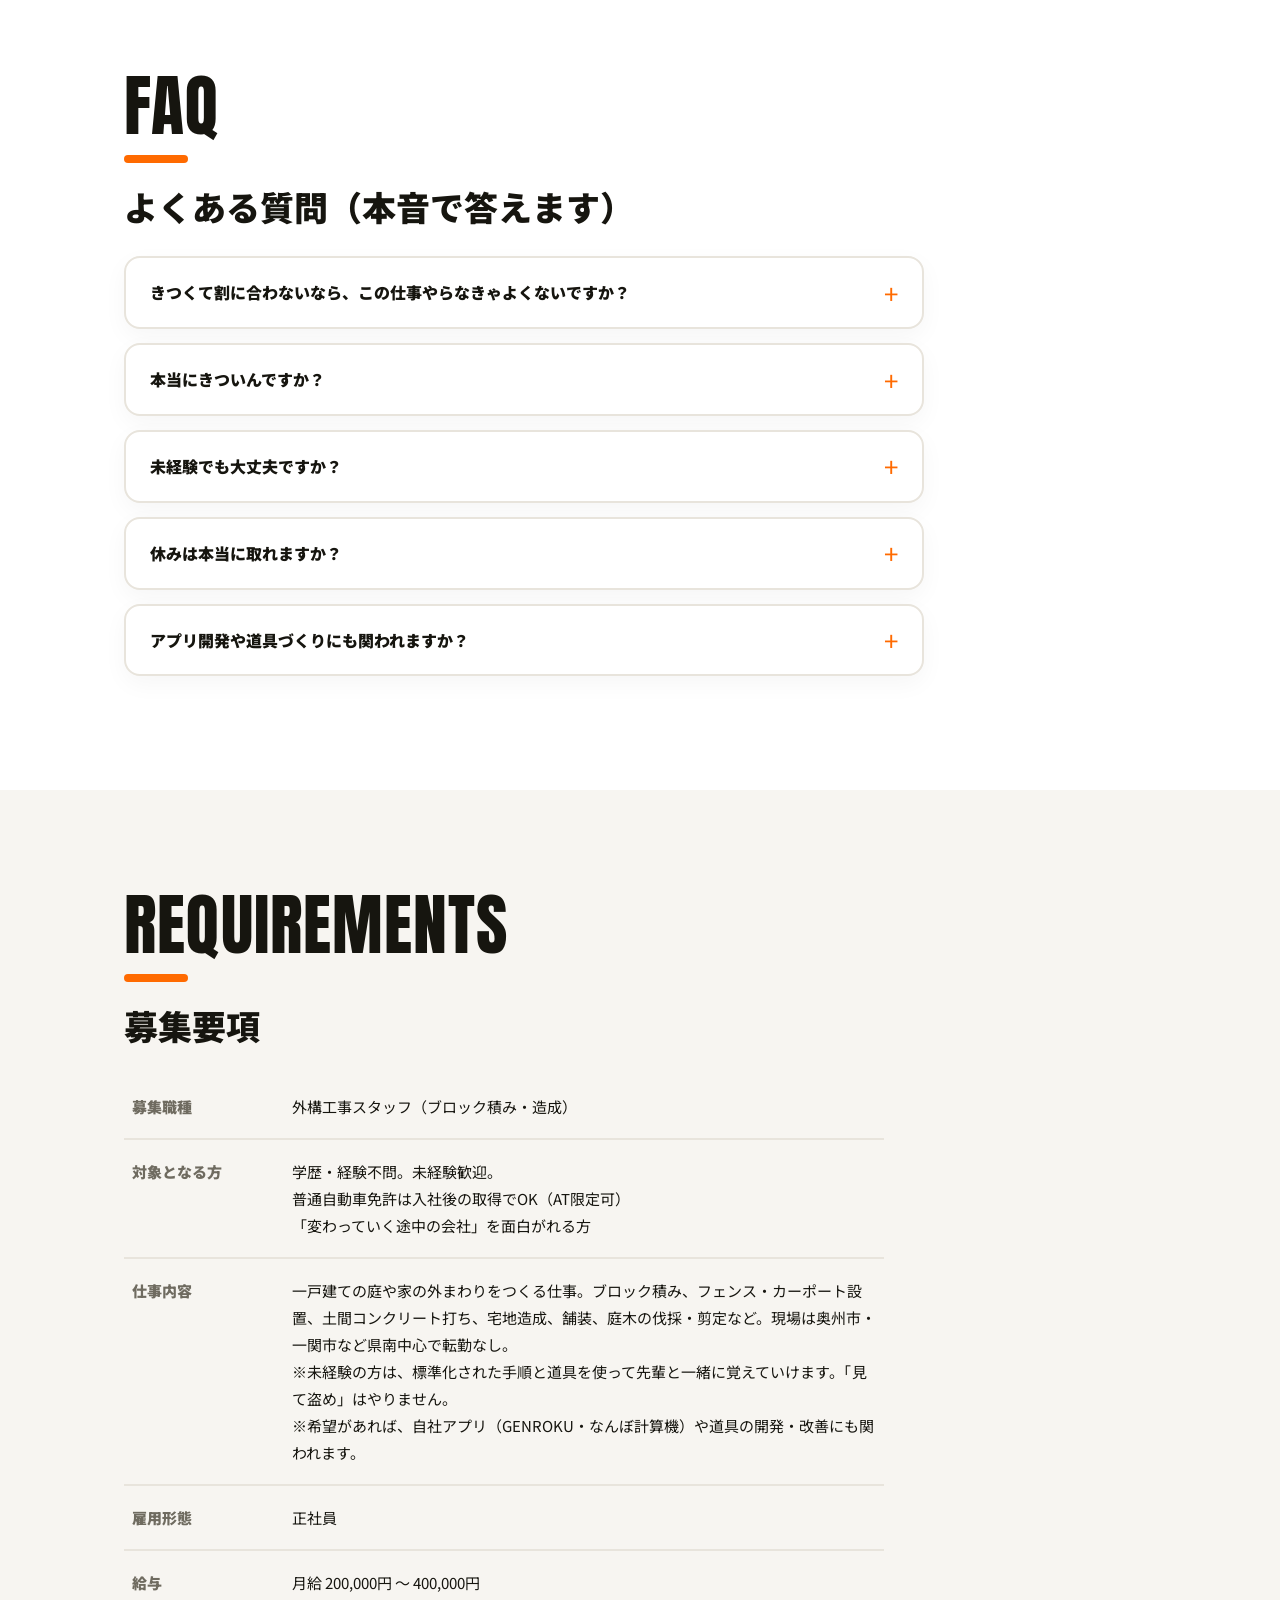
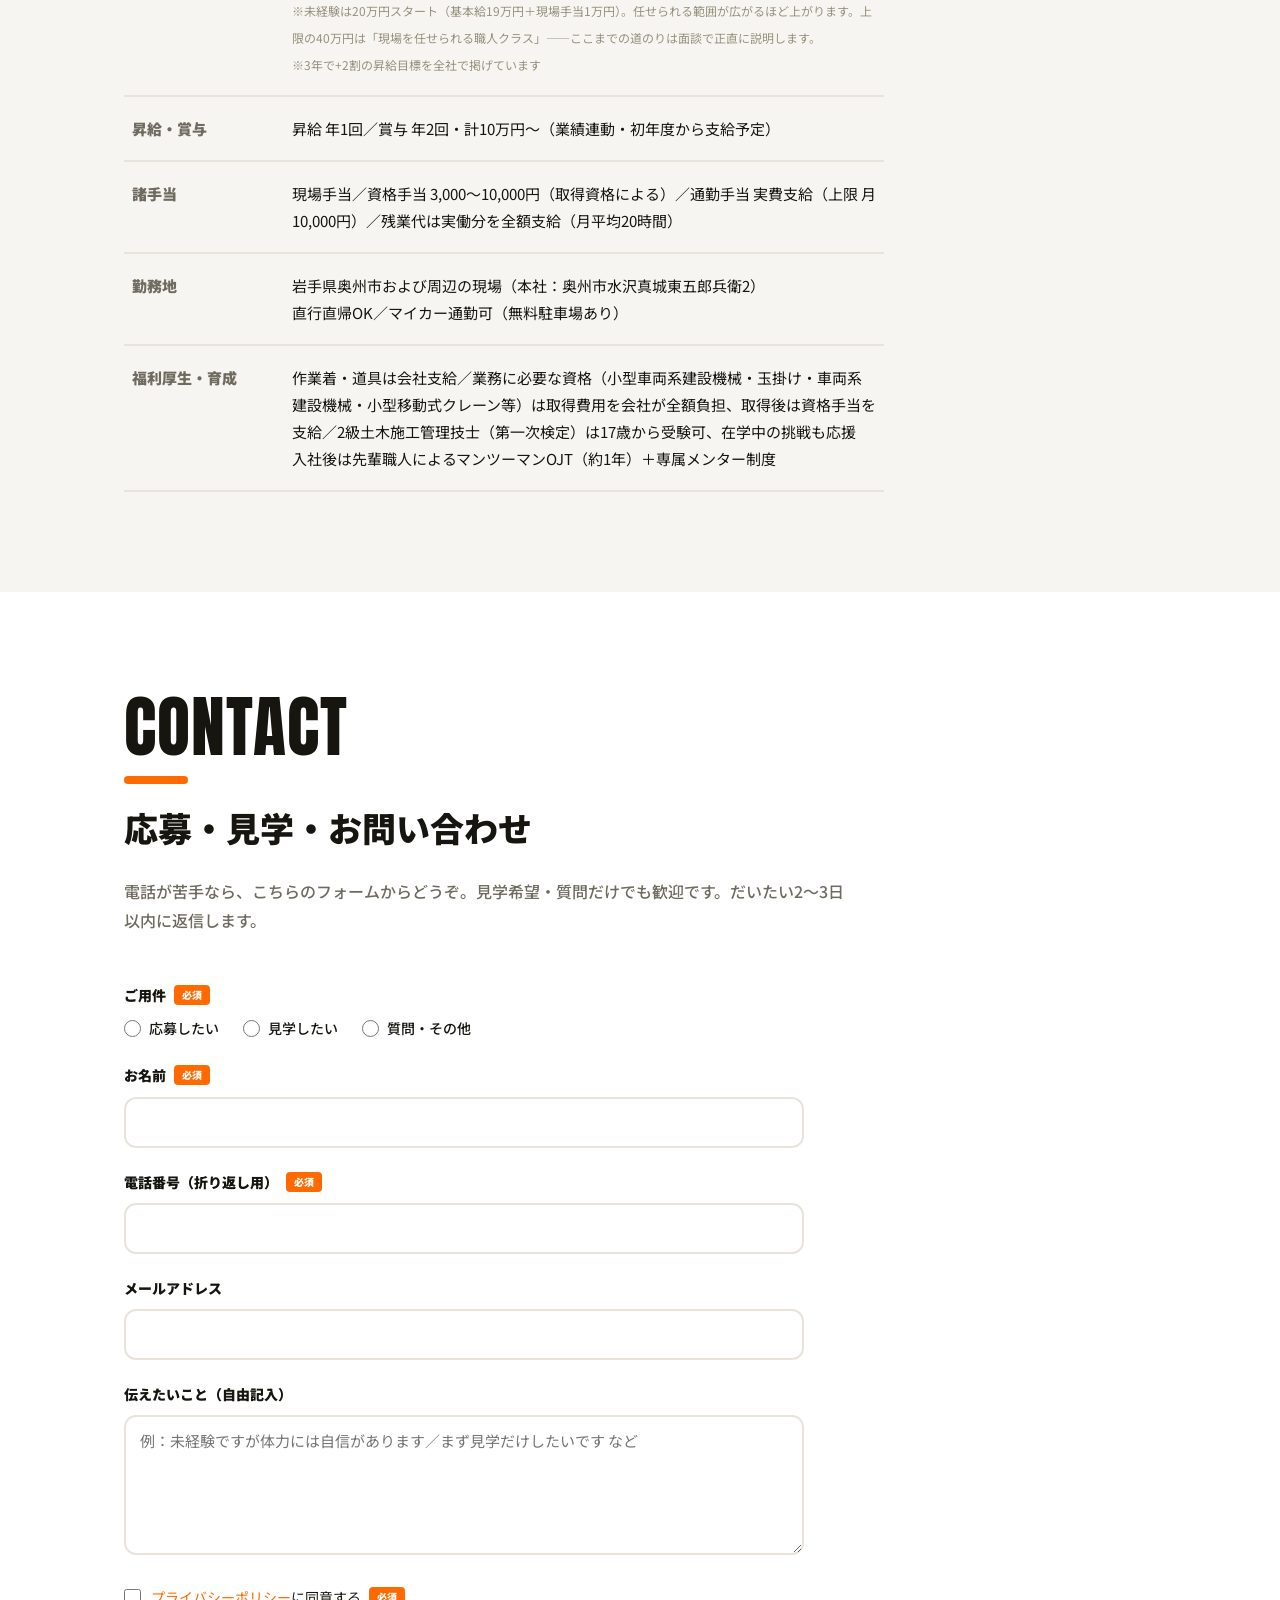
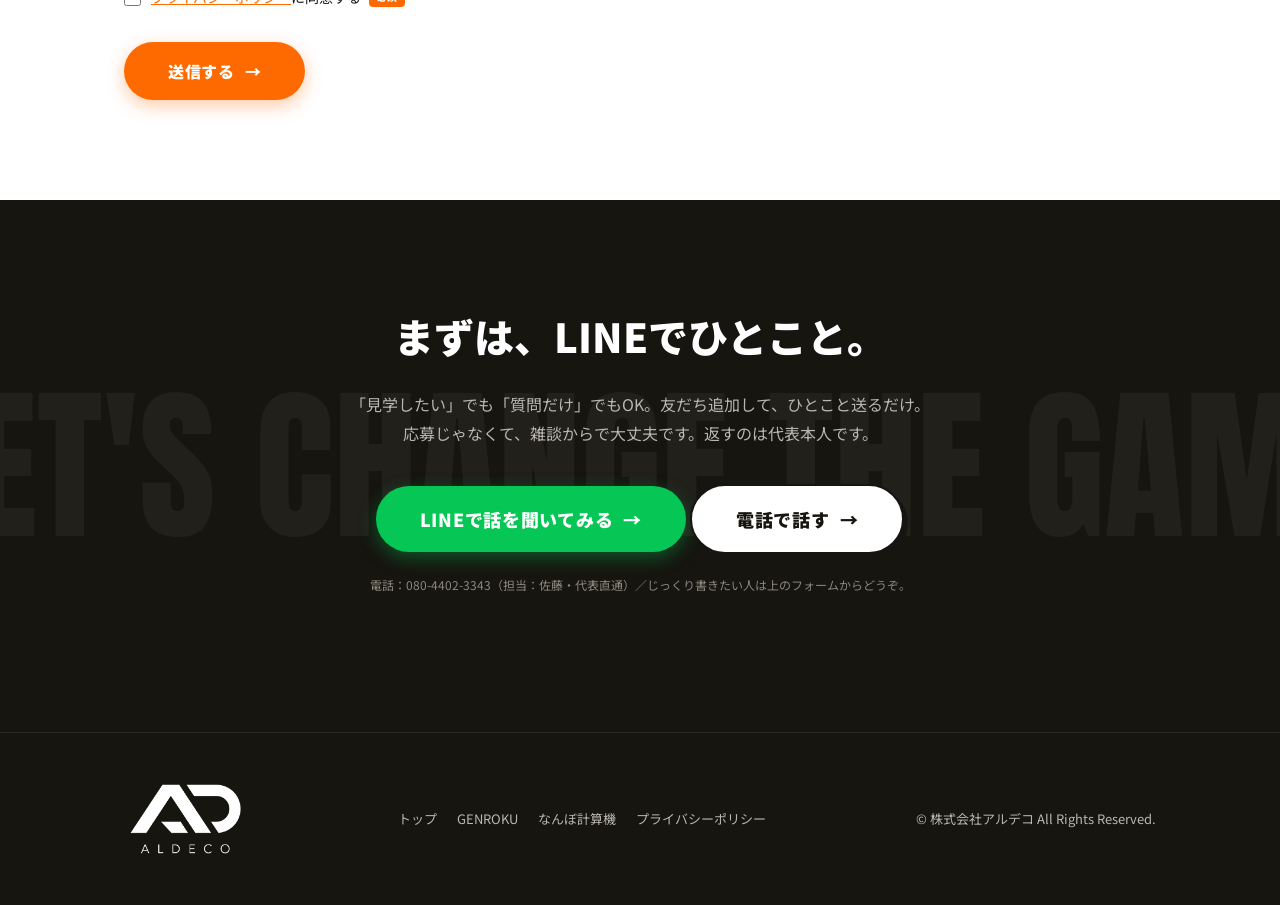
<file: recruit.html>
<!DOCTYPE html>
<html lang="ja">
<head>
<meta charset="UTF-8">
<meta name="viewport" content="width=device-width, initial-scale=1.0">
<title>採用情報｜株式会社アルデコ（ALDECO・岩手県奥州市）── 割に合う仕事を、つくっている最中です。</title>
<meta name="description" content="ALDECOの採用情報。きつい仕事だからこそ、人より休みが多く、給料が高くないと割に合わない。私たちはそれを本気で実現しようとしている建設会社です。">
<meta property="og:type" content="website">
<meta property="og:site_name" content="株式会社アルデコ（ALDECO）">
<meta property="og:title" content="採用情報｜株式会社アルデコ ── 割に合う仕事を、つくっている最中です。">
<meta property="og:description" content="岩手県奥州市の外構・造成。月給20〜40万・年間休日110日→120日目標。未経験歓迎、3年で一人前になれる仕組みを作っています。">
<meta property="og:url" content="https://aldeco.co.jp/recruit.html">
<meta property="og:image" content="https://aldeco.co.jp/img/ogp.png">
<link rel="icon" type="image/png" href="img/favicon.png">
<link rel="preconnect" href="https://fonts.googleapis.com">
<link rel="preconnect" href="https://fonts.gstatic.com" crossorigin>
<link href="https://fonts.googleapis.com/css2?family=Anton&family=Noto+Sans+JP:wght@400;500;700;900&display=swap" rel="stylesheet">
<link rel="stylesheet" href="style.css">
</head>
<body>

<div id="progress"></div>

<header>
  <div class="container nav">
    <a href="index.html" class="logo"><img src="img/mark-allorange.png" alt="ALDECO ロゴ"><span style="color:var(--accent)">ALDECO</span></a>
    <nav class="nav-links">
      <a href="index.html" class="hide-sp">トップ</a>
      <a href="#numbers" class="hide-sp">数字で見る</a>
      <a href="#faq" class="hide-sp">よくある質問</a>
      <a href="#entry" class="btn">応募する</a>
    </nav>
  </div>
</header>


<!-- HERO -->
<div class="hero">
  <div class="watermark">NOW<br>HIRING!!</div>
  <div class="container">
    <span class="eyebrow">RECRUIT</span>
    <p class="en-script">Join us — we're changing this industry.</p>
    <h1>「この仕事、<span class="em">マジで最強</span>。」<br>——って言える業界に、<br>まだなってない。</h1>
    <p class="kuyashii">悔しいから、変える。</p>
    <div class="chip-band">
      <b>未経験OK</b><b>月給20〜40万</b><span>で募集しています！</span>
    </div>
    <p class="sub">
      正直に言います。この仕事はきつい。危険だし、体も使う。<br>
      だからこそ、人より休みが多くて、給料が高くないと割に合わない——<br>
      ALDECOは、それを本気で実現しようとしている建設会社です。
    </p>
    <div class="cta-row">
      <!-- LINE公式アカウント開設後、lin.ee のURLに差し替え -->
      <a href="https://lin.ee/XXXXXXX" class="btn big btn-line" target="_blank" rel="noopener">LINEで話を聞いてみる</a>
      <a href="#numbers" class="btn big ghost">まず数字を見る</a>
    </div>
  </div>
</div>

<!-- MARQUEE -->
<div class="marquee" aria-hidden="true">
  <div class="marquee-track">
    <span>未経験OK</span><img class="m-sep" src="img/mark-allwhite.png" alt="">
    <span>月給20〜40万</span><img class="m-sep" src="img/mark-allwhite.png" alt="">
    <span>年間休日110日→120日へ</span><img class="m-sep" src="img/mark-allwhite.png" alt="">
    <span>3年で一人前</span><img class="m-sep" src="img/mark-allwhite.png" alt="">
    <span>ゲンバって、楽しい。</span><img class="m-sep" src="img/mark-allwhite.png" alt="">
    <span>NOW HIRING!!</span><img class="m-sep" src="img/mark-allwhite.png" alt="">
    <span>未経験OK</span><img class="m-sep" src="img/mark-allwhite.png" alt="">
    <span>月給20〜40万</span><img class="m-sep" src="img/mark-allwhite.png" alt="">
    <span>年間休日110日→120日へ</span><img class="m-sep" src="img/mark-allwhite.png" alt="">
    <span>3年で一人前</span><img class="m-sep" src="img/mark-allwhite.png" alt="">
    <span>ゲンバって、楽しい。</span><img class="m-sep" src="img/mark-allwhite.png" alt="">
    <span>NOW HIRING!!</span><img class="m-sep" src="img/mark-allwhite.png" alt="">
  </div>
</div>

<!-- HONEST -->
<section class="alt">
  <div class="container promise">
    <div>
      <p class="sec-label">HONESTY</p>
      <h2 class="sec-title">いい話だけは、しない。</h2>
      <p class="honest">
        夏は暑いし、冬は寒い。ブロックは重いし、根性もいる。<br>
        それを隠して「アットホームな職場です」と言うつもりはありません。<br>
        でも、これだけは約束します。<br>
        <span class="em">きつさに見合う休みと給料を、本気で増やしていくこと。</span><br>
        <span class="yellow">乗り越えた先に、一生モノの技術が残ること。</span><br>
        毎日続けるうちについてくるのは、筋トレではつかない体力と、折れない心。<br>
        そのために道具を発明して、アプリまで自社で作っている会社です。
      </p>
    </div>
    <div>
      <img class="ph tall" src="img/genba-block.jpg" alt="真夏のブロック積み作業" loading="lazy">
      <p class="notice">↑ 真夏のブロック積み。正直きつい。でも、この腕は一生モノになります。</p>
    </div>
  </div>
</section>

<!-- MANIFESTO -->
<section>
  <div class="watermark">GENBA</div>
  <div class="container">
    <p class="sec-label">MANIFESTO</p>
    <h2 class="sec-title">ゲンバって、楽しい。</h2>

    <div class="digest">
      <p>「手足があれば誰でもできる」と思われてきた仕事を、<mark>頭でひっくり返す</mark>。</p>
      <p><mark>50人分と見積もられた現場を、3人でやり切った</mark>——腕力じゃなく、頭で。</p>
      <p>子どもが「ゲンバで働きたい」と言ったとき、<mark>親が笑ってうなずける業界になるまで</mark>、証明し続ける。</p>
    </div>

    <details class="read-full">
      <summary>全文を読む（1分）</summary>
      <div class="full-body">
    <div class="manifesto-body">
      <p class="m-line">我々アルデコは、ブロック塀を作ってるんじゃありません。<br>ここに住む人の生活を作っています。</p>

      <p class="m-line">この仕事はいまだに、<span class="grey">「手足があれば誰でもできる」</span>と思われています。</p>

      <p class="m-line">実際は、頭を使わなければ成り立たない、研ぎ澄まされた人の仕事です。</p>

      <p class="m-line">それなのにこの業界には、怒鳴って教えたつもりになり、休みを削り、人を使い捨てる会社がまだ残っています。<br>悪いイメージの半分は、思い込みじゃなく本当のことなんです。</p>

      <p class="m-line">このままでは、この仕事は安く扱われ、担い手を失い、いつか「誰もできない」仕事になる。<br>人が住む限り、なくならない仕事なのに、です。</p>

      <p class="m-line">だから僕たちは、社名にもした<span class="noudou-word">「当たり前を、因数分解する」</span>を合言葉に、この思い込みも、古い体質も、まとめてひっくり返します。</p>

      <div class="m-defbox">
        <span class="word">アルデコ</span><span class="yomi">ALDECO</span><br>
        アルゴリズム × デコンストラクト(分解)。「当たり前を因数分解する」という考え方が、そのまま社名になっています。
      </div>

      <p class="m-line m-evidence"><mark>50人分と見積もられた現場を、3人でやり切ったことがあります。</mark><br>腕力じゃなく、頭で。</p>

      <p class="m-line">少ない人数でも、頭を使えばゲンバは成り立つ——僕たちは、もう証明し始めています。<br>職人の値打ちは、これから上がり続けます。</p>

      <p class="m-line m-scene">子どもが「ゲンバで働きたい」と言ったとき、親が笑ってうなずける業界になるまで、僕たちは、証明し続けます。</p>

      <p class="m-line m-invite">一緒に、この楽しさを当たり前にしませんか。</p>
    </div>
      </div>
    </details>
  </div>
</section>

<!-- MVV (アルデコの約束) -->
<section class="alt">
  <div class="watermark">PROMISE</div>
  <div class="container">
    <p class="sec-label">PROMISE</p>
    <h2 class="sec-title">アルデコの約束</h2>

    <div class="mvv-item">
      <p class="mvv-tag">ミッション（使命） ── 僕たちの、命の時間の使い方</p>
      <h3>人が育つゲンバを、作る。</h3>
      <p class="mvv-note">僕たちが積み上げているのは、ブロックだけじゃありません。人と、チームワークと、経験。それが目に見える形になったものが、ゲンバです。</p>
    </div>

    <div class="mvv-item">
      <p class="mvv-tag">ビジョン ── どんな未来を作るのか</p>
      <h3>子どもが「ゲンバで働きたい」と言ったとき、<br>親が笑ってうなずける業界にする。</h3>
    </div>

    <div class="mvv-item">
      <p class="mvv-tag">バリュー ── 毎日、どう動くのか</p>
      <div class="value-card">
        <h4>ゲンバって、楽しい。</h4>
        <p>楽（らく）なこと、じゃありません。頭を使って、無理を乗り越えて、次の日に「やったな」が来る——その楽しさのことです。しんどい現場ほど、楽しくする工夫をするのが僕たちの流儀です。バリューは、これひとつだけ。迷ったら、ここに戻ります。</p>
        <span class="use">「今のうちら、楽しめてる？」</span>
      </div>
    </div>
  </div>
</section>

<!-- NUMBERS -->
<section id="numbers">
  <div class="container">
    <p class="sec-label">NUMBERS</p>
    <h2 class="sec-title">数字で見るALDECO</h2>
    <p class="sec-lead">現在地と目標を、隠さず両方見せます。「これから良くなっていく過程」に一緒に乗ってくれる人を探しています。</p>
    <div class="stats">
      <div class="stat good">
        <div class="num" data-count="110">110<small>日</small></div>
        <div class="label">年間休日（冬季・天候休含む実績）。3年以内に120日へ引き上げ目標。</div>
      </div>
      <div class="stat good">
        <div class="num">20〜40<small>万</small></div>
        <div class="label">月給レンジ。未経験でも20万スタート、現場を任せられる職人クラスで40万。さらに3年で+2割の昇給目標。</div>
      </div>
      <div class="stat good">
        <div class="num" data-count="3">3<small>年</small></div>
        <div class="label">未経験から一人前になれる育成の仕組みを整備中。手順と道具で覚えられる。</div>
      </div>
    </div>

    <div class="fig-grid">
      <div class="fig">
        <h4>💰 給料の上がり方（月給）</h4>
        <div class="stairs">
          <div class="stair"><div class="bar"><b>20万</b><span>スタート</span></div><div class="cap">未経験<br>1年目</div></div>
          <div class="stair"><div class="bar"><b>24万〜</b><span>+2割</span></div><div class="cap">3年で<br>一人前</div></div>
          <div class="stair"><div class="bar"><b>40万</b><span>職人クラス</span></div><div class="cap">現場を<br>任される</div></div>
        </div>
      </div>
      <div class="fig">
        <h4>🗓 年間休日の、いまとこれから</h4>
        <div class="hbar">
          <div class="row hl"><span class="name">いまのアルデコ</span><div class="track"><div class="fill" style="width:92%">110日</div></div></div>
          <div class="row"><span class="name">全産業の平均</span><div class="track"><div class="fill" style="width:97%">116.6日</div></div></div>
          <div class="row goal"><span class="name">3年後の目標</span><div class="track"><div class="fill" style="width:100%">120日</div></div></div>
        </div>
        <p class="notice">まだ平均以下です。だから「上げる」と宣言して、ここで進捗を公開します。</p>
      </div>
    </div>

    <p class="notice">※数字は現時点の実績と目標です。達成状況はこのページで更新していきます。</p>
  </div>
</section>

<!-- DIFFERENCE -->
<section class="alt">
  <div class="container">
    <p class="sec-label">DIFFERENCE</p>
    <h2 class="sec-title">ただの建設会社じゃ、ない。</h2>
    <div class="biz">
      <div class="biz-card">
        <img class="ph" src="img/tool-dev.jpg" alt="溶接して自作した施工道具" loading="lazy">
        <div class="body">
          <h3>道具を発明する会社</h3>
          <p>「もっと楽にできないか」が口ぐせ。溶接から自分たちでやって、仕事を楽にする道具を作ります。あなたのアイデアも形になります。</p>
        </div>
      </div>
      <div class="biz-card">
        <img class="ph" src="img/app-genroku-card.jpg" alt="自社アプリGENROKUの画面" loading="lazy">
        <div class="body">
          <h3>アプリまで自社開発</h3>
          <p>現場記録の「GENROKU」、現場計算の「なんぼ計算機」を自社開発・公開中。ブロックを積む会社がソフトウェアも作る。この組み合わせが、うちの強さです。</p>
        </div>
      </div>
      <div class="biz-card">
        <img class="ph" src="img/ikusei.jpg" alt="コンクリートの仕上げ作業をする経験1年のメンバー" loading="lazy">
        <div class="body">
          <h3>属人化させない育成</h3>
          <p>「見て盗め」はやりません。手順・道具・段取りを標準化して、確実に上達できる形で教えます。写真は経験1年のメンバー。もう仕上げを任せています。</p>
        </div>
      </div>
    </div>
  </div>
</section>

<!-- STABILITY -->
<section>
  <div class="container promise">
    <div>
      <p class="sec-label">STABILITY</p>
      <h2 class="sec-title">この仕事は、<br>なくならない。</h2>
      <blockquote>
        家も、道路も、擁壁も。<br>
        誰かが作らないと社会が回らない。<br>
        AIがどれだけ進んでも、<span class="em">ブロックは勝手に積み上がらない。</span><br>
        しかも担い手は減り続けている。<br>
        だから、今から始める人ほど<br>得をします。
      </blockquote>
    </div>
    <img class="ph tall" src="img/genba-doma.jpg" alt="打設完了した土間コンクリート" loading="lazy">
  </div>
</section>

<!-- GROW (アルデコの育て方) -->
<section class="alt">
  <div class="container">
    <p class="sec-label">HOW WE GROW</p>
    <h2 class="sec-title">積むのは、<br>ブロックだけじゃない。</h2>
    <p class="grow-lead">経験を積む。場数を積む。信頼を積む——人が育つときの言葉は、ぜんぶ「積む」です。そして技術は、手だけに宿るものじゃありません。目と、頭と、手。三つが重なった真ん中に、生まれます。</p>

    <div class="venn-wrap">
      <div class="venn" role="img" aria-label="目・頭・手の三つの円が重なり、中心に技術がある図">
        <div class="vc vc-me"></div>
        <div class="vc vc-atama"></div>
        <div class="vc vc-te"></div>
        <span class="vlabel vl-me">目</span>
        <span class="vlabel vl-atama">頭</span>
        <span class="vlabel vl-te">手</span>
        <span class="venn-center">技術<small>三つの重なり</small></span>
      </div>
      <div class="venn-legend">
        <p><b>目</b>気づく力。自分の目だけじゃなく、客の目、仲間の目で現場を見る。</p>
        <p><b>頭</b>段取る力。目が気づいたことから、「どうすればできるか」を組み立てる。</p>
        <p><b>手</b>形にする力。目と頭が決めたことを、確実に仕上げる。</p>
      </div>
      <p class="venn-note"><span>育つとは、この重なりが大きくなっていくこと。</span></p>
    </div>

    <details class="read-full" style="margin-bottom:36px;">
      <summary>なぜ、目から育てるのか</summary>
      <div class="full-body">
        <p class="grow-lead">良い問いは、良い目からしか生まれないからです。経営学者のドラッカーは「大切なのは、正しい答えより、正しい問いだ」という言葉を残しました。目が気づかず、頭が切れなければ、問いは立たない。問いのないまま手だけを動かしても、間違った場所にブロックを積むだけです。</p>
      </div>
    </details>

    <p class="grow-quote">良い職人は、良い目を持っている。<small>——アルデコで最初に教わる言葉。腕は、目に追いつきます。</small></p>
  </div>
</section>

<!-- ROADMAP -->
<section>
  <div class="container">
    <p class="sec-label">ROADMAP</p>
    <h2 class="sec-title">3年で一人前になるまで</h2>
    <div class="roadmap">
      <div class="year">
        <span class="tag">1年目</span>
        <h3>現場に慣れる・基礎をつくる</h3>
        <p>道具の名前、材料の運び方、安全のルールから。標準化された手順があるので、体で覚える前に頭で理解できます。</p>
        <div class="lv"><i class="on"></i><i></i><i></i></div>
      </div>
      <div class="year">
        <span class="tag">2年目</span>
        <h3>任される範囲が広がる</h3>
        <p>ブロック積みの基本施工、段取りの組み立て。できることが増えるのが目に見えて分かる時期です。</p>
        <div class="lv"><i class="on"></i><i class="on"></i><i></i></div>
      </div>
      <div class="year">
        <span class="tag">3年目</span>
        <h3>一人前へ</h3>
        <p>現場を任される側に。ここまで来れば、どこでも通用する一生モノの技術。給与もそれに見合う水準へ上げていきます。</p>
        <div class="lv"><i class="on"></i><i class="on"></i><i class="on"></i></div>
      </div>
    </div>
  </div>
</section>

<!-- WEAPON BAND -->
<div class="noudou-band">
  <div class="container">
    <h2>武器は、<br>一つでいい。</h2>
    <div class="rpg-box">
      <p class="rpg-q">きみは、どの武器から育てる？</p>
      <ul class="rpg-opts">
        <li><span class="cursor" aria-hidden="true">▶</span>目<small>気づく力</small></li>
        <li><span class="nocursor" aria-hidden="true">▶</span>頭<small>段取る力</small></li>
        <li><span class="nocursor" aria-hidden="true">▶</span>手<small>形にする力</small></li>
      </ul>
    </div>
    <p class="band-sub">どれを選んでも、一流への道があります。<br>きみの武器を、アルデコは一緒に見つけて、一緒に育てます。</p>
    <p class="sig">株式会社アルデコ</p>
    <div style="margin-top:40px;"><a class="btn big" href="#entry">話を聞きに来る</a></div>
  </div>
</div>

<!-- FAQ -->
<section id="faq">
  <div class="container">
    <p class="sec-label">FAQ</p>
    <h2 class="sec-title">よくある質問（本音で答えます）</h2>
    <div class="faq">
      <details>
        <summary>きつくて割に合わないなら、この仕事やらなきゃよくないですか？</summary>
        <div class="answer">「やらなきゃいい」で全員が辞めたら、家も道路も作れなくなります。なくならない仕事なら、<span class="em">割に合うように変えた方が早いし、先にやった会社が勝つ。</span>うちはそれをやっている最中です。</div>
      </details>
      <details>
        <summary>本当にきついんですか？</summary>
        <div class="answer">きついです。夏は暑く、冬は寒く、ブロックは重い。ただ「きつい」と「嫌な仕事」は別物です。<span class="em">問題はきつさじゃなくて、きつさと報酬が釣り合っていないこと。</span>だからうちは休みと給料を増やす方に本気です。</div>
      </details>
      <details>
        <summary>未経験でも大丈夫ですか？</summary>
        <div class="answer">大丈夫です。「見て盗め」ではなく、手順・道具・段取りを標準化して教えます。<span class="em">3年で一人前</span>になれる仕組みを作っているので、必要なのは経験より「変わっていく会社を面白がれること」です。</div>
      </details>
      <details>
        <summary>休みは本当に取れますか？</summary>
        <div class="answer">年間休日は実績で110日（冬季・天候休含む）。全産業平均が116.6日なので、まだ足りないと思っています。だから<span class="em">3年以内に120日</span>を目標に掲げ、達成状況はこのページで公開していきます。</div>
      </details>
      <details>
        <summary>アプリ開発や道具づくりにも関われますか？</summary>
        <div class="answer">関われます。現場の「めんどくさい」を見つけるのが開発の始まりなので、<span class="em">現場に立つ人ほど発明のチャンスがあります。</span>アイデアを出して、形になって、自分の仕事が楽になる。これがうちの文化です。</div>
      </details>
    </div>
  </div>
</section>

<!-- REQUIREMENTS -->
<section class="alt">
  <div class="container">
    <p class="sec-label">REQUIREMENTS</p>
    <h2 class="sec-title">募集要項</h2>
    <table class="company-table">
      <tr><th>募集職種</th><td>外構工事スタッフ（ブロック積み・造成）</td></tr>
      <tr><th>対象となる方</th><td>学歴・経験不問。未経験歓迎。<br>普通自動車免許は入社後の取得でOK（AT限定可）<br>「変わっていく途中の会社」を面白がれる方</td></tr>
      <tr><th>仕事内容</th><td>一戸建ての庭や家の外まわりをつくる仕事。ブロック積み、フェンス・カーポート設置、土間コンクリート打ち、宅地造成、舗装、庭木の伐採・剪定など。現場は奥州市・一関市など県南中心で転勤なし。<br>※未経験の方は、標準化された手順と道具を使って先輩と一緒に覚えていけます。「見て盗め」はやりません。<br>※希望があれば、自社アプリ（GENROKU・なんぼ計算機）や道具の開発・改善にも関われます。</td></tr>
      <tr><th>雇用形態</th><td>正社員</td></tr>
      <tr><th>給与</th><td>月給 200,000円 〜 400,000円<br><span class="notice">※未経験は20万円スタート（基本給19万円＋現場手当1万円）。任せられる範囲が広がるほど上がります。上限の40万円は「現場を任せられる職人クラス」——ここまでの道のりは面談で正直に説明します。<br>※3年で+2割の昇給目標を全社で掲げています</span></td></tr>
      <tr><th>昇給・賞与</th><td>昇給 年1回／賞与 年2回・計10万円〜（業績連動・初年度から支給予定）</td></tr>
      <tr><th>諸手当</th><td>現場手当／資格手当 3,000〜10,000円（取得資格による）／通勤手当 実費支給（上限 月10,000円）／残業代は実働分を全額支給（月平均20時間）</td></tr>
      <tr><th>勤務地</th><td>岩手県奥州市および周辺の現場（本社：奥州市水沢真城東五郎兵衛2）<br>直行直帰OK／マイカー通勤可（無料駐車場あり）</td></tr>
      <tr><th>福利厚生・育成</th><td>作業着・道具は会社支給／業務に必要な資格（小型車両系建設機械・玉掛け・車両系建設機械・小型移動式クレーン等）は取得費用を会社が全額負担、取得後は資格手当を支給／2級土木施工管理技士（第一次検定）は17歳から受験可、在学中の挑戦も応援<br>入社後は先輩職人によるマンツーマンOJT（約1年）＋専属メンター制度</td></tr>
    </table>
  </div>
</section>

<!-- CONTACT FORM -->
<section id="contact">
  <div class="container">
    <p class="sec-label">CONTACT</p>
    <h2 class="sec-title">応募・見学・お問い合わせ</h2>
    <p class="sec-lead">電話が苦手なら、こちらのフォームからどうぞ。見学希望・質問だけでも歓迎です。だいたい2〜3日以内に返信します。</p>
    <!-- 送信先: Formspree等のフォームサービスのIDを設定してください -->
    <form class="form" action="https://formspree.io/f/【フォームID】" method="POST">
      <div class="row">
        <label>ご用件<span class="req">必須</span></label>
        <div class="radio-row">
          <label><input type="radio" name="ご用件" value="応募" required> 応募したい</label>
          <label><input type="radio" name="ご用件" value="見学"> 見学したい</label>
          <label><input type="radio" name="ご用件" value="質問"> 質問・その他</label>
        </div>
      </div>
      <div class="row">
        <label for="f-name">お名前<span class="req">必須</span></label>
        <input type="text" id="f-name" name="お名前" required autocomplete="name">
      </div>
      <div class="row">
        <label for="f-tel">電話番号（折り返し用）<span class="req">必須</span></label>
        <input type="tel" id="f-tel" name="電話番号" required autocomplete="tel">
      </div>
      <div class="row">
        <label for="f-mail">メールアドレス</label>
        <input type="email" id="f-mail" name="メールアドレス" autocomplete="email">
      </div>
      <div class="row">
        <label for="f-msg">伝えたいこと（自由記入）</label>
        <textarea id="f-msg" name="内容" placeholder="例：未経験ですが体力には自信があります／まず見学だけしたいです など"></textarea>
      </div>
      <div class="row agree">
        <input type="checkbox" id="f-agree" required>
        <label for="f-agree" style="margin:0;font-weight:400;"><a href="privacy.html">プライバシーポリシー</a>に同意する<span class="req">必須</span></label>
      </div>
      <div class="submit-row">
        <button type="submit" class="btn big">送信する</button>
      </div>
    </form>
  </div>
</section>

<!-- ENTRY -->
<div class="cta-band" id="entry">
  <div class="container">
    <h2>まずは、LINEでひとこと。</h2>
    <p>「見学したい」でも「質問だけ」でもOK。友だち追加して、ひとこと送るだけ。<br>応募じゃなくて、雑談からで大丈夫です。返すのは代表本人です。</p>
    <!-- LINE公式アカウント開設後、lin.ee のURLに差し替え -->
    <a href="https://lin.ee/XXXXXXX" class="btn big btn-line" target="_blank" rel="noopener">LINEで話を聞いてみる</a>
    <a href="tel:080-4402-3343" class="btn big ghost">電話で話す</a>
    <p class="notice">電話：080-4402-3343（担当：佐藤・代表直通）／じっくり書きたい人は上のフォームからどうぞ。</p>
  </div>
</div>

<!-- 浮遊CTA -->
<div class="float-cta" id="float-cta">
  <!-- LINE公式アカウント開設後、lin.ee のURLに差し替え -->
  <a class="btn btn-line" href="https://lin.ee/XXXXXXX" target="_blank" rel="noopener">LINEで気軽に聞く</a>
  <a class="btn ghost" href="#entry">見学したい</a>
</div>


<footer>
  <div class="container foot">
    <img src="img/logo-allwhite.png" alt="株式会社アルデコ" class="logo-img">
    <nav class="foot-nav">
      <a href="index.html">トップ</a>
      <a href="https://genroku.app" target="_blank" rel="noopener">GENROKU</a>
      <a href="https://nambo.app" target="_blank" rel="noopener">なんぼ計算機</a>
      <a href="privacy.html">プライバシーポリシー</a>
    </nav>
    <span>© 株式会社アルデコ All Rights Reserved.</span>
  </div>
</footer>

<script src="script.js" defer></script>

</body>
</html>
</file>
<file: brand-20261101/assets/fonts/noto-sans-jp.css>
/* noto-sans-jp-[0]-wght-normal */
@font-face {
  font-family: 'Noto Sans JP';
  font-style: normal;
  font-display: swap;
  font-weight: 100 900;
  src: url(./noto-sans-jp-0-wght-normal.woff2) format('woff2-variations');
  unicode-range: U+25ee8,U+25f23,U+25f5c,U+25fd4,U+25fe0,U+25ffb,U+2600c,U+26017,U+26060,U+260ed,U+26222,U+2626a,U+26270,U+26286,U+2634c,U+26402,U+2667e,U+266b0,U+2671d,U+268dd,U+268ea,U+26951,U+2696f,U+26999,U+269dd,U+26a1e,U+26a58,U+26a8c,U+26ab7,U+26aff,U+26c29,U+26c73,U+26c9e,U+26cdd,U+26e40,U+26e65,U+26f94,U+26ff6-26ff8,U+270f4,U+2710d,U+27139,U+273da-273db,U+273fe,U+27410,U+27449,U+27614-27615,U+27631,U+27684,U+27693,U+2770e,U+27723,U+27752,U+278b2,U+27985,U+279b4,U+27a84,U+27bb3,U+27bbe,U+27bc7,U+27c3c,U+27cb8,U+27d73,U+27da0,U+27e10,U+27eaf,U+27fb7,U+2808a,U+280bb,U+28277,U+28282,U+282f3,U+283cd,U+2840c,U+28455,U+284dc,U+2856b,U+285c8-285c9,U+286d7,U+286fa,U+28946,U+28949,U+2896b,U+28987-28988,U+289ba-289bb,U+28a1e,U+28a29,U+28a43,U+28a71,U+28a99,U+28acd,U+28add,U+28ae4,U+28bc1,U+28bef,U+28cdd,U+28d10,U+28d71,U+28dfb,U+28e0f,U+28e17,U+28e1f,U+28e36,U+28e89,U+28eeb,U+28ef6,U+28f32,U+28ff8,U+292a0,U+292b1,U+29490,U+295cf,U+2967f,U+296f0,U+29719,U+29750,U+29810,U+298c6,U+29a72,U+29d4b,U+29ddb,U+29e15,U+29e3d,U+29e49,U+29e8a,U+29ec4,U+29edb,U+29ee9,U+29fce,U+29fd7,U+2a01a,U+2a02f,U+2a082,U+2a0f9,U+2a190,U+2a2b2,U+2a38c,U+2a437,U+2a5f1,U+2a602,U+2a61a,U+2a6b2,U+2a9e6,U+2b746,U+2b751,U+2b753,U+2b75a,U+2b75c,U+2b765,U+2b776-2b777,U+2b77c,U+2b782,U+2b789,U+2b78b,U+2b78e,U+2b794,U+2b7ac,U+2b7af,U+2b7bd,U+2b7c9,U+2b7cf,U+2b7d2,U+2b7d8,U+2b7f0,U+2b80d,U+2b817,U+2b81a,U+2d544,U+2e278,U+2e569,U+2e6ea,U+2f804,U+2f80f,U+2f815,U+2f818,U+2f81a,U+2f822,U+2f828,U+2f82c,U+2f833,U+2f83f,U+2f846,U+2f852,U+2f862,U+2f86d,U+2f873,U+2f877,U+2f884,U+2f899-2f89a,U+2f8a6,U+2f8ac,U+2f8b2,U+2f8b6,U+2f8d3,U+2f8db-2f8dc,U+2f8e1,U+2f8e5,U+2f8ea,U+2f8ed,U+2f8fc,U+2f903,U+2f90b,U+2f90f,U+2f91a,U+2f920-2f921,U+2f945,U+2f947,U+2f96c,U+2f995,U+2f9d0,U+2f9de-2f9df,U+2f9f4;
}

/* noto-sans-jp-[1]-wght-normal */
@font-face {
  font-family: 'Noto Sans JP';
  font-style: normal;
  font-display: swap;
  font-weight: 100 900;
  src: url(./noto-sans-jp-1-wght-normal.woff2) format('woff2-variations');
  unicode-range: U+1f235-1f23b,U+1f240-1f248,U+1f250-1f251,U+2000b,U+20089-2008a,U+200a2,U+200a4,U+200b0,U+200f5,U+20158,U+201a2,U+20213,U+2032b,U+20371,U+20381,U+203f9,U+2044a,U+20509,U+2053f,U+205b1,U+205d6,U+20611,U+20628,U+206ec,U+2074f,U+207c8,U+20807,U+2083a,U+208b9,U+2090e,U+2097c,U+20984,U+2099d,U+20a64,U+20ad3,U+20b1d,U+20b9f,U+20bb7,U+20d45,U+20d58,U+20de1,U+20e64,U+20e6d,U+20e95,U+20f5f,U+21201,U+2123d,U+21255,U+21274,U+2127b,U+212d7,U+212e4,U+212fd,U+2131b,U+21336,U+21344,U+213c4,U+2146d-2146e,U+215d7,U+21647,U+216b4,U+21706,U+21742,U+218bd,U+219c3,U+21a1a,U+21c56,U+21d2d,U+21d45,U+21d62,U+21d78,U+21d92,U+21d9c,U+21da1,U+21db7,U+21de0,U+21e33-21e34,U+21f1e,U+21f76,U+21ffa,U+2217b,U+22218,U+2231e,U+223ad,U+22609,U+226f3,U+2285b,U+228ab,U+2298f,U+22ab8,U+22b46,U+22b4f-22b50,U+22ba6,U+22c1d,U+22c24,U+22de1,U+22e42,U+22feb,U+231b6,U+231c3-231c4,U+231f5,U+23372,U+233cc,U+233d0,U+233d2-233d3,U+233d5,U+233da,U+233df,U+233e4,U+233fe,U+2344a-2344b,U+23451,U+23465,U+234e4,U+2355a,U+23594,U+235c4,U+23638-2363a,U+23647,U+2370c,U+2371c,U+2373f,U+23763-23764,U+237e7,U+237f1,U+237ff,U+23824,U+2383d,U+23a98,U+23c7f,U+23cbe,U+23cfe,U+23d00,U+23d0e,U+23d40,U+23dd3,U+23df9-23dfa,U+23f7e,U+2404b,U+24096,U+24103,U+241c6,U+241fe,U+242ee,U+243bc,U+243d0,U+24629,U+246a5,U+247f1,U+24896,U+248e9,U+24a4d,U+24b56,U+24b6f,U+24c16,U+24d14,U+24e04,U+24e0e,U+24e37,U+24e6a,U+24e8b,U+24ff2,U+2504a,U+25055,U+25122,U+251a9,U+251cd,U+251e5,U+2521e,U+2524c,U+2542e,U+2548e,U+254d9,U+2550e,U+255a7,U+2567f,U+25771,U+257a9,U+257b4,U+25874,U+259c4,U+259cc,U+259d4,U+25ad7,U+25ae3-25ae4,U+25af1,U+25bb2,U+25c4b,U+25c64,U+25da1,U+25e2e,U+25e56,U+25e62,U+25e65,U+25ec2,U+25ed8;
}

/* noto-sans-jp-[2]-wght-normal */
@font-face {
  font-family: 'Noto Sans JP';
  font-style: normal;
  font-display: swap;
  font-weight: 100 900;
  src: url(./noto-sans-jp-2-wght-normal.woff2) format('woff2-variations');
  unicode-range: U+ffd7,U+ffda-ffdc,U+ffe0-ffe2,U+ffe4,U+ffe6,U+ffe8-ffee,U+1f100-1f10c,U+1f110-1f16c,U+1f170-1f1ac,U+1f200-1f202,U+1f210-1f234;
}

/* noto-sans-jp-[3]-wght-normal */
@font-face {
  font-family: 'Noto Sans JP';
  font-style: normal;
  font-display: swap;
  font-weight: 100 900;
  src: url(./noto-sans-jp-3-wght-normal.woff2) format('woff2-variations');
  unicode-range: U+fa10,U+fa12-fa6d,U+fb00-fb04,U+fe10-fe19,U+fe30-fe42,U+fe44-fe52,U+fe54-fe66,U+fe68-fe6b,U+ff02,U+ff04,U+ff07,U+ff51,U+ff5b,U+ff5d,U+ff5f-ff60,U+ff66,U+ff69,U+ff87,U+ffa1-ffbe,U+ffc2-ffc7,U+ffca-ffcf,U+ffd2-ffd6;
}

/* noto-sans-jp-[4]-wght-normal */
@font-face {
  font-family: 'Noto Sans JP';
  font-style: normal;
  font-display: swap;
  font-weight: 100 900;
  src: url(./noto-sans-jp-4-wght-normal.woff2) format('woff2-variations');
  unicode-range: U+f92d-f959,U+f95b-f9f2,U+f9f4-fa0b,U+fa0e-fa0f;
}

/* noto-sans-jp-[5]-wght-normal */
@font-face {
  font-family: 'Noto Sans JP';
  font-style: normal;
  font-display: swap;
  font-weight: 100 900;
  src: url(./noto-sans-jp-5-wght-normal.woff2) format('woff2-variations');
  unicode-range: U+9e8b-9e8c,U+9e8e-9e8f,U+9e91-9e92,U+9e95-9e96,U+9e98,U+9e9b,U+9e9d-9e9e,U+9ea4-9ea5,U+9ea8-9eaa,U+9eac-9eb0,U+9eb3-9eb5,U+9eb8,U+9ebc-9ebf,U+9ec3,U+9ec6,U+9ec8,U+9ecb-9ecd,U+9ecf-9ed1,U+9ed4-9ed5,U+9ed8,U+9edb-9ee0,U+9ee4-9ee5,U+9ee7-9ee8,U+9eec-9ef2,U+9ef4-9ef9,U+9efb-9eff,U+9f02-9f03,U+9f07-9f09,U+9f0e-9f12,U+9f14-9f17,U+9f19-9f1b,U+9f1f-9f22,U+9f26,U+9f2a-9f2c,U+9f2f,U+9f31-9f32,U+9f34,U+9f37,U+9f39-9f3a,U+9f3c-9f3f,U+9f41,U+9f43-9f47,U+9f4a,U+9f4e-9f50,U+9f52-9f58,U+9f5a,U+9f5d-9f61,U+9f63,U+9f66-9f6a,U+9f6c-9f73,U+9f75-9f77,U+9f7a,U+9f7d,U+9f7f,U+9f8f-9f92,U+9f94-9f97,U+9f99,U+9f9c-9fa3,U+9fa5,U+9fb4,U+9fbc-9fc2,U+9fc4,U+9fc6,U+9fcc,U+f900-f92c;
}

/* noto-sans-jp-[6]-wght-normal */
@font-face {
  font-family: 'Noto Sans JP';
  font-style: normal;
  font-display: swap;
  font-weight: 100 900;
  src: url(./noto-sans-jp-6-wght-normal.woff2) format('woff2-variations');
  unicode-range: U+9c3e,U+9c41,U+9c43-9c4a,U+9c4e-9c50,U+9c52-9c54,U+9c56,U+9c58,U+9c5a-9c61,U+9c63,U+9c65,U+9c67-9c6b,U+9c6d-9c6e,U+9c70,U+9c72,U+9c75-9c78,U+9c7a-9c7c,U+9ce6-9ce7,U+9ceb-9cec,U+9cf0,U+9cf2,U+9cf6-9cf7,U+9cf9,U+9d02-9d03,U+9d06-9d09,U+9d0b,U+9d0e,U+9d11-9d12,U+9d15,U+9d17-9d18,U+9d1b-9d1f,U+9d23,U+9d26,U+9d2a-9d2c,U+9d2f-9d30,U+9d32-9d34,U+9d3a,U+9d3c-9d3f,U+9d41-9d48,U+9d4a,U+9d50-9d54,U+9d59,U+9d5d-9d65,U+9d69-9d6c,U+9d6f-9d70,U+9d72-9d73,U+9d76-9d77,U+9d7a-9d7c,U+9d7e,U+9d83-9d84,U+9d86-9d87,U+9d89-9d8a,U+9d8d-9d8e,U+9d92-9d93,U+9d95-9d9a,U+9da1,U+9da4,U+9da9-9dac,U+9dae,U+9db1-9db2,U+9db5,U+9db8-9dbd,U+9dbf-9dc4,U+9dc6-9dc7,U+9dc9-9dca,U+9dcf,U+9dd3-9dd7,U+9dd9-9dda,U+9dde-9de0,U+9de3,U+9de5-9de7,U+9de9,U+9deb,U+9ded-9df0,U+9df3-9df4,U+9df8,U+9dfd-9dfe,U+9e02,U+9e07,U+9e0a,U+9e0d-9e0e,U+9e10-9e12,U+9e15-9e16,U+9e19-9e1f,U+9e75,U+9e79-9e7d,U+9e80-9e85,U+9e87-9e88;
}

/* noto-sans-jp-[7]-wght-normal */
@font-face {
  font-family: 'Noto Sans JP';
  font-style: normal;
  font-display: swap;
  font-weight: 100 900;
  src: url(./noto-sans-jp-7-wght-normal.woff2) format('woff2-variations');
  unicode-range: U+9ae5-9ae7,U+9ae9,U+9aeb-9aec,U+9aee-9aef,U+9af1-9af5,U+9af7,U+9af9-9afb,U+9afd,U+9aff-9b06,U+9b08-9b09,U+9b0b-9b0e,U+9b10,U+9b12,U+9b16,U+9b18-9b1d,U+9b1f-9b20,U+9b22-9b23,U+9b25-9b2f,U+9b32-9b35,U+9b37,U+9b39-9b3b,U+9b3d,U+9b43-9b44,U+9b48,U+9b4b-9b4f,U+9b51,U+9b55-9b58,U+9b5b,U+9b5e,U+9b61,U+9b63,U+9b65-9b66,U+9b68,U+9b6a-9b6f,U+9b72-9b79,U+9b7f-9b80,U+9b83-9b87,U+9b89-9b8b,U+9b8d,U+9b8f-9b94,U+9b96-9b97,U+9b9a,U+9b9d-9ba0,U+9ba6-9ba7,U+9ba9-9baa,U+9bac,U+9bb0-9bb2,U+9bb4,U+9bb7-9bb9,U+9bbb-9bbc,U+9bbe-9bc1,U+9bc6-9bc8,U+9bca,U+9bce-9bd2,U+9bd4,U+9bd7-9bd8,U+9bdd,U+9bdf,U+9be1-9be5,U+9be7,U+9bea-9beb,U+9bee-9bf3,U+9bf5,U+9bf7-9bfa,U+9bfd,U+9bff-9c00,U+9c02,U+9c04,U+9c06,U+9c08-9c0d,U+9c0f-9c16,U+9c18-9c1e,U+9c21-9c2a,U+9c2d-9c32,U+9c35-9c37,U+9c39-9c3a,U+9c3d;
}

/* noto-sans-jp-[8]-wght-normal */
@font-face {
  font-family: 'Noto Sans JP';
  font-style: normal;
  font-display: swap;
  font-weight: 100 900;
  src: url(./noto-sans-jp-8-wght-normal.woff2) format('woff2-variations');
  unicode-range: U+98eb,U+98ed-98ee,U+98f0-98f1,U+98f3,U+98f6,U+9902,U+9907-9909,U+9911-9912,U+9914-9918,U+991a-9922,U+9924,U+9926-9927,U+992b-992c,U+992e,U+9931-9935,U+9939-993e,U+9940-9942,U+9945-9949,U+994b-994e,U+9950-9952,U+9954-9955,U+9958-9959,U+995b-995c,U+995e-9960,U+9963,U+9997-9998,U+999b,U+999d-999f,U+99a3,U+99a5-99a6,U+99a8,U+99ad-99ae,U+99b0-99b2,U+99b5,U+99b9-99ba,U+99bc-99bd,U+99bf,U+99c1,U+99c3,U+99c8-99c9,U+99d1,U+99d3-99d5,U+99d8-99df,U+99e1-99e2,U+99e7,U+99ea-99ee,U+99f0-99f2,U+99f4-99f5,U+99f8-99f9,U+99fb-99fe,U+9a01-9a05,U+9a08,U+9a0a-9a0c,U+9a0f-9a11,U+9a16,U+9a1a,U+9a1e,U+9a20,U+9a22-9a24,U+9a27,U+9a2b,U+9a2d-9a2e,U+9a31,U+9a33,U+9a35-9a38,U+9a3e,U+9a40-9a45,U+9a47,U+9a4a-9a4e,U+9a51-9a52,U+9a54-9a58,U+9a5b,U+9a5d,U+9a5f,U+9a62,U+9a64-9a65,U+9a69-9a6c,U+9aaa,U+9aac-9ab0,U+9ab2,U+9ab4-9ab7,U+9ab9,U+9abb-9ac1,U+9ac3,U+9ac6,U+9ac8,U+9ace-9ad3,U+9ad5-9ad7,U+9adb-9adc,U+9ade-9ae0,U+9ae2-9ae4;
}

/* noto-sans-jp-[9]-wght-normal */
@font-face {
  font-family: 'Noto Sans JP';
  font-style: normal;
  font-display: swap;
  font-weight: 100 900;
  src: url(./noto-sans-jp-9-wght-normal.woff2) format('woff2-variations');
  unicode-range: U+971d,U+9721-9724,U+9728,U+972a,U+9730-9731,U+9733,U+9736,U+9738-9739,U+973b,U+973d-973e,U+9741-9744,U+9746-974a,U+974d-974f,U+9751,U+9755,U+9757-9758,U+975a-975c,U+9760-9761,U+9763-9764,U+9766-9768,U+976a-976b,U+976e,U+9771,U+9773,U+9776-977d,U+977f-9781,U+9785-9786,U+9789,U+978b,U+978f-9790,U+9795-9797,U+9799-979a,U+979c,U+979e-97a0,U+97a2-97a3,U+97a6,U+97a8,U+97ab-97ac,U+97ae,U+97b1-97b6,U+97b8-97ba,U+97bc,U+97be-97bf,U+97c1,U+97c3-97ce,U+97d0-97d1,U+97d4,U+97d7-97d9,U+97db-97de,U+97e0-97e1,U+97e4,U+97e6,U+97ed-97ef,U+97f1-97f2,U+97f4-97f8,U+97fa,U+9804,U+9807,U+980a,U+980c-980f,U+9814,U+9816-9817,U+9819-981a,U+981c,U+981e,U+9820-9821,U+9823-9826,U+982b,U+982e-9830,U+9832-9835,U+9837,U+9839,U+983d-983e,U+9844,U+9846-9847,U+984a-984b,U+984f,U+9851-9853,U+9856-9857,U+9859-985b,U+9862-9863,U+9865-9866,U+986a-986c,U+986f-9871,U+9873-9875,U+98aa-98ab,U+98ad-98ae,U+98b0-98b1,U+98b4,U+98b6-98b8,U+98ba-98bc,U+98bf,U+98c2-98c8,U+98cb-98cc,U+98ce,U+98dc,U+98de,U+98e0-98e1,U+98e3,U+98e5-98e7,U+98e9-98ea;
}

/* noto-sans-jp-[10]-wght-normal */
@font-face {
  font-family: 'Noto Sans JP';
  font-style: normal;
  font-display: swap;
  font-weight: 100 900;
  src: url(./noto-sans-jp-10-wght-normal.woff2) format('woff2-variations');
  unicode-range: U+944a,U+944c,U+9452-9453,U+9455,U+9459-945c,U+945e-9463,U+9468,U+946a-946b,U+946d-9472,U+9475,U+9477,U+947c-947f,U+9481,U+9483-9485,U+9578-9579,U+957e-957f,U+9582,U+9584,U+9586-9588,U+958a,U+958c-958f,U+9592,U+9594,U+9596,U+9598-9599,U+959d-95a1,U+95a4,U+95a6-95a9,U+95ab-95ad,U+95b1,U+95b4,U+95b6,U+95b9-95bf,U+95c3,U+95c6,U+95c8-95cd,U+95d0-95d6,U+95d9-95da,U+95dc-95e2,U+95e4-95e6,U+95e8,U+961d-961e,U+9621-9622,U+9624-9626,U+9628,U+962c,U+962e-962f,U+9631,U+9633-9634,U+9637-963a,U+963c-963d,U+9641-9642,U+964b-964c,U+964f,U+9652,U+9654,U+9656-9658,U+965c-965f,U+9661,U+9666,U+966a,U+966c,U+966e,U+9672,U+9674,U+9677,U+967b-967c,U+967e-967f,U+9681-9684,U+9689,U+968b,U+968d,U+9691,U+9695-9698,U+969a,U+969d,U+969f,U+96a4-96aa,U+96ae-96b4,U+96b6,U+96b8-96bb,U+96bd,U+96c1,U+96c9-96cb,U+96cd-96ce,U+96d2,U+96d5-96d6,U+96d8-96da,U+96dc-96df,U+96e9,U+96ef,U+96f1,U+96f9-96fa,U+9702-9706,U+9708-9709,U+970d-970f,U+9711,U+9713-9714,U+9716,U+9719-971b;
}

/* noto-sans-jp-[11]-wght-normal */
@font-face {
  font-family: 'Noto Sans JP';
  font-style: normal;
  font-display: swap;
  font-weight: 100 900;
  src: url(./noto-sans-jp-11-wght-normal.woff2) format('woff2-variations');
  unicode-range: U+92bc-92bd,U+92bf-92c3,U+92c5-92c8,U+92cb-92d0,U+92d2-92d3,U+92d5,U+92d7-92d9,U+92dc-92dd,U+92df-92e1,U+92e3-92e5,U+92e7-92ea,U+92ec,U+92ee,U+92f0,U+92f2,U+92f7-92fb,U+92ff-9300,U+9302,U+9304,U+9308,U+930d,U+930f-9311,U+9314-9315,U+9318-931a,U+931c-931f,U+9321-9325,U+9327-932b,U+932e,U+9333-9337,U+933a-933b,U+9344,U+9347-934a,U+934d,U+9350-9352,U+9354-9358,U+935a,U+935c,U+935e,U+9360,U+9364-9365,U+9367,U+9369-936d,U+936f-9371,U+9373-9374,U+9376,U+937a,U+937d-9382,U+9388,U+938a-938b,U+938d,U+938f,U+9392,U+9394-9395,U+9397-9398,U+939a-939b,U+939e,U+93a1,U+93a3-93a4,U+93a6,U+93a8-93a9,U+93ab-93ad,U+93b0,U+93b4-93b6,U+93b9-93bb,U+93c1,U+93c3-93cd,U+93d0-93d1,U+93d3,U+93d6-93d9,U+93dc-93df,U+93e2,U+93e4-93e8,U+93f1,U+93f5,U+93f7-93fb,U+93fd,U+9401-9404,U+9407-9409,U+940d-9410,U+9413-9417,U+9419-941a,U+941f,U+9421,U+942b,U+942e-942f,U+9431-9434,U+9436,U+9438,U+943a-943b,U+943d,U+943f,U+9441,U+9443-9445,U+9448;
}

/* noto-sans-jp-[12]-wght-normal */
@font-face {
  font-family: 'Noto Sans JP';
  font-style: normal;
  font-display: swap;
  font-weight: 100 900;
  src: url(./noto-sans-jp-12-wght-normal.woff2) format('woff2-variations');
  unicode-range: U+9143,U+9146-914c,U+914f,U+9153,U+9156-915b,U+9161,U+9163-9165,U+9167,U+9169,U+916d,U+9172-9174,U+9179-917b,U+9181-9183,U+9185-9187,U+9189-918b,U+918e,U+9191,U+9193-9195,U+9197-9198,U+919e,U+91a1-91a2,U+91a6,U+91a8,U+91aa-91b6,U+91ba-91bd,U+91bf-91c6,U+91c9,U+91cb,U+91d0,U+91d3-91d4,U+91d6-91d7,U+91d9-91db,U+91de-91df,U+91e1,U+91e4-91e6,U+91e9-91ea,U+91ec-91f1,U+91f5-91f7,U+91f9,U+91fb-91fd,U+91ff-9201,U+9204-9207,U+9209-920a,U+920c,U+920e,U+9210-9218,U+921c-921e,U+9223-9226,U+9228-9229,U+922c,U+922e-9230,U+9233,U+9235-923a,U+923c,U+923e-9240,U+9242-9243,U+9245-924b,U+924d-9251,U+9256-925a,U+925c-925e,U+9260-9261,U+9264-9269,U+926e-9270,U+9275-9279,U+927b-927f,U+9288-928a,U+928d-928e,U+9291-9293,U+9295-9297,U+9299,U+929b-929c,U+929f-92a0,U+92a4-92a5,U+92a7-92a8,U+92ab,U+92af,U+92b2-92b3,U+92b6-92bb;
}

/* noto-sans-jp-[13]-wght-normal */
@font-face {
  font-family: 'Noto Sans JP';
  font-style: normal;
  font-display: swap;
  font-weight: 100 900;
  src: url(./noto-sans-jp-13-wght-normal.woff2) format('woff2-variations');
  unicode-range: U+8f52-8f55,U+8f57-8f58,U+8f5c-8f5e,U+8f61-8f66,U+8f9c-8f9d,U+8f9f-8fa2,U+8fa4-8fa8,U+8fad-8faf,U+8fb4-8fb8,U+8fbe,U+8fc0-8fc2,U+8fc6,U+8fc8,U+8fca-8fcb,U+8fcd,U+8fd0,U+8fd2-8fd3,U+8fd5,U+8fda,U+8fe0,U+8fe2-8fe5,U+8fe8-8fea,U+8fed-8fef,U+8ff1,U+8ff4-8ff6,U+8ff8-8ffb,U+8ffe,U+9002,U+9004-9005,U+9008,U+900b-900e,U+9011,U+9013,U+9015-9016,U+9018,U+901b,U+901e,U+9021,U+9027-902a,U+902c-902d,U+902f,U+9033-9037,U+9039,U+903c,U+903e-903f,U+9041,U+9043-9044,U+9049,U+904c,U+904f-9052,U+9056,U+9058,U+905b-905e,U+9062,U+9066-9068,U+906c,U+906f-9070,U+9072,U+9074,U+9076,U+9079,U+9080-9083,U+9085,U+9087-9088,U+908b-908c,U+908e-9090,U+9095,U+9097-9099,U+909b,U+90a0-90a2,U+90a5,U+90a8,U+90af-90b6,U+90bd-90be,U+90c3-90c5,U+90c7-90c9,U+90cc,U+90d2,U+90d5,U+90d7-90d9,U+90db-90df,U+90e2,U+90e4-90e5,U+90eb,U+90ef-90f0,U+90f2,U+90f4,U+90f6,U+90fe-9100,U+9102,U+9104-9106,U+9108,U+910d,U+9110,U+9112,U+9114-911a,U+911c,U+911e,U+9120,U+9122-9123,U+9125,U+9127,U+9129,U+912d-9132,U+9134,U+9136-9137,U+9139-913a,U+913c-913d;
}

/* noto-sans-jp-[14]-wght-normal */
@font-face {
  font-family: 'Noto Sans JP';
  font-style: normal;
  font-display: swap;
  font-weight: 100 900;
  src: url(./noto-sans-jp-14-wght-normal.woff2) format('woff2-variations');
  unicode-range: U+8dc0,U+8dc2,U+8dc5-8dc8,U+8dca-8dcc,U+8dce-8dcf,U+8dd1,U+8dd4-8dd7,U+8dd9-8ddb,U+8ddf,U+8de3-8de5,U+8de7,U+8dea-8dec,U+8df0-8df2,U+8df4,U+8dfc-8dfd,U+8dff,U+8e01,U+8e04-8e06,U+8e08-8e09,U+8e0b-8e0c,U+8e10-8e11,U+8e14,U+8e16,U+8e1d-8e23,U+8e26-8e27,U+8e30-8e31,U+8e33-8e39,U+8e3d,U+8e40-8e42,U+8e44,U+8e47-8e50,U+8e54-8e55,U+8e59,U+8e5b-8e64,U+8e69,U+8e6c-8e6d,U+8e6f-8e72,U+8e75-8e77,U+8e79-8e7c,U+8e81-8e85,U+8e89,U+8e8b,U+8e90-8e95,U+8e98-8e9b,U+8e9d-8e9e,U+8ea1-8ea2,U+8ea7,U+8ea9-8eaa,U+8eac-8eb1,U+8eb3,U+8eb5-8eb6,U+8eba-8ebb,U+8ebe,U+8ec0-8ec1,U+8ec3-8ec8,U+8ecb,U+8ecf,U+8ed1,U+8ed4,U+8edb-8edc,U+8ee3,U+8ee8,U+8eeb,U+8eed-8eee,U+8ef0-8ef1,U+8ef7,U+8ef9-8efc,U+8efe,U+8f00,U+8f02,U+8f05,U+8f07-8f08,U+8f0a,U+8f0f-8f10,U+8f12-8f13,U+8f15-8f19,U+8f1b-8f1c,U+8f1e-8f21,U+8f23,U+8f25-8f28,U+8f2b-8f2f,U+8f33-8f37,U+8f39-8f3b,U+8f3e,U+8f40-8f43,U+8f45-8f47,U+8f49-8f4a,U+8f4c-8f4f,U+8f51;
}

/* noto-sans-jp-[15]-wght-normal */
@font-face {
  font-family: 'Noto Sans JP';
  font-style: normal;
  font-display: swap;
  font-weight: 100 900;
  src: url(./noto-sans-jp-15-wght-normal.woff2) format('woff2-variations');
  unicode-range: U+8b2d,U+8b30,U+8b37,U+8b3c,U+8b3e,U+8b41-8b46,U+8b48-8b49,U+8b4c-8b4f,U+8b51-8b54,U+8b56,U+8b59,U+8b5b,U+8b5e-8b5f,U+8b63,U+8b69,U+8b6b-8b6d,U+8b6f,U+8b71,U+8b74,U+8b76,U+8b78-8b79,U+8b7c-8b81,U+8b84-8b85,U+8b8a-8b8f,U+8b92-8b96,U+8b99-8b9a,U+8b9c-8ba0,U+8c38-8c3a,U+8c3d-8c3f,U+8c41,U+8c45,U+8c47-8c49,U+8c4b-8c4c,U+8c4e-8c51,U+8c53-8c55,U+8c57-8c59,U+8c5b,U+8c5d,U+8c62-8c64,U+8c66,U+8c68-8c69,U+8c6b-8c6d,U+8c73,U+8c75-8c76,U+8c78,U+8c7a-8c7c,U+8c7e,U+8c82,U+8c85-8c87,U+8c89-8c8b,U+8c8d-8c8e,U+8c90,U+8c92-8c94,U+8c98-8c99,U+8c9b-8c9c,U+8c9f,U+8ca4,U+8cad-8cae,U+8cb2-8cb3,U+8cb6,U+8cb9-8cba,U+8cbd,U+8cc1-8cc2,U+8cc4-8cc6,U+8cc8-8cc9,U+8ccb,U+8ccd-8ccf,U+8cd2,U+8cd5-8cd6,U+8cd9-8cda,U+8cdd,U+8ce1,U+8ce3-8ce4,U+8ce6,U+8ce8,U+8cec,U+8cef-8cf2,U+8cf4-8cf5,U+8cf7-8cf8,U+8cfa-8cfb,U+8cfd-8cff,U+8d01,U+8d03-8d04,U+8d07,U+8d09-8d0b,U+8d0d-8d10,U+8d12-8d14,U+8d16-8d17,U+8d1b-8d1d,U+8d65,U+8d67,U+8d69,U+8d6b-8d6e,U+8d71,U+8d73,U+8d76,U+8d7f,U+8d81-8d82,U+8d84,U+8d88,U+8d8d,U+8d90-8d91,U+8d95,U+8d99,U+8d9e-8da0,U+8da6,U+8da8,U+8dab-8dac,U+8daf,U+8db2,U+8db5,U+8db7,U+8db9-8dbc,U+8dbe;
}

/* noto-sans-jp-[16]-wght-normal */
@font-face {
  font-family: 'Noto Sans JP';
  font-style: normal;
  font-display: swap;
  font-weight: 100 900;
  src: url(./noto-sans-jp-16-wght-normal.woff2) format('woff2-variations');
  unicode-range: U+8973-8975,U+8977,U+897a-897e,U+8980,U+8983,U+8988-898a,U+898d,U+8990,U+8993-8995,U+8998,U+899b-899c,U+899f-89a1,U+89a5-89a6,U+89a9,U+89ac,U+89af-89b0,U+89b2,U+89b4-89b7,U+89ba,U+89bc-89bd,U+89bf-89c1,U+89d4-89d8,U+89da,U+89dc-89dd,U+89e5,U+89e7,U+89e9,U+89eb,U+89ed,U+89f1,U+89f3-89f4,U+89f6,U+89f8-89f9,U+89fd,U+89ff,U+8a01,U+8a04-8a05,U+8a07,U+8a0c,U+8a0f-8a12,U+8a14-8a16,U+8a1b,U+8a1d-8a1e,U+8a20-8a22,U+8a24-8a26,U+8a2b-8a2c,U+8a2f,U+8a35-8a37,U+8a3b,U+8a3d-8a3e,U+8a40-8a41,U+8a43,U+8a45-8a49,U+8a4d-8a4e,U+8a51-8a54,U+8a56-8a58,U+8a5b-8a5d,U+8a61-8a62,U+8a65,U+8a67,U+8a6c-8a6d,U+8a75-8a77,U+8a79-8a7c,U+8a7e-8a80,U+8a82-8a86,U+8a8b,U+8a8f-8a92,U+8a96-8a97,U+8a99-8a9a,U+8a9f,U+8aa1,U+8aa3,U+8aa5-8aaa,U+8aae-8aaf,U+8ab3,U+8ab6-8ab7,U+8abb-8abc,U+8abe,U+8ac2-8ac4,U+8ac6,U+8ac8-8aca,U+8acc-8acd,U+8ad0-8ad1,U+8ad3-8ad5,U+8ad7,U+8ada-8ae2,U+8ae4,U+8ae7,U+8aeb-8aec,U+8aee,U+8af0-8af1,U+8af3-8af7,U+8afa,U+8afc,U+8aff,U+8b01-8b02,U+8b04-8b07,U+8b0a-8b0d,U+8b0f-8b11,U+8b14,U+8b16,U+8b1a,U+8b1c,U+8b1e-8b20,U+8b26,U+8b28,U+8b2b-8b2c;
}

/* noto-sans-jp-[17]-wght-normal */
@font-face {
  font-family: 'Noto Sans JP';
  font-style: normal;
  font-display: swap;
  font-weight: 100 900;
  src: url(./noto-sans-jp-17-wght-normal.woff2) format('woff2-variations');
  unicode-range: U+87e2-87e6,U+87ea-87ed,U+87ef,U+87f1,U+87f3,U+87f5-87f8,U+87fa-87fb,U+87fe-87ff,U+8801,U+8803,U+8805-8807,U+8809-880b,U+880d-8816,U+8818-881c,U+881e-881f,U+8821-8822,U+8827-8828,U+882d-882e,U+8830-8832,U+8835-8836,U+8839-883c,U+8841-8845,U+8848-884b,U+884d-884e,U+8851-8852,U+8855-8856,U+8858-885a,U+885c,U+885e-8860,U+8862,U+8864,U+8869,U+886b,U+886e-886f,U+8871-8872,U+8875,U+8877,U+8879,U+887b,U+887d-887e,U+8880-8882,U+8888,U+888d,U+8892,U+8897-889c,U+889e-88a0,U+88a2,U+88a4,U+88a8,U+88aa,U+88ae,U+88b0-88b1,U+88b5,U+88b7,U+88ba,U+88bc-88c0,U+88c3-88c4,U+88c6,U+88ca-88ce,U+88d1-88d4,U+88d8-88d9,U+88db,U+88dd-88e1,U+88e7-88e8,U+88ef-88f2,U+88f4-88f5,U+88f7,U+88f9,U+88fc,U+8901-8902,U+8904,U+8906,U+890a,U+890c-890f,U+8913,U+8915-8916,U+8918-891a,U+891c-891e,U+8920,U+8925-8928,U+892a-892b,U+8930-8932,U+8935-893b,U+893e,U+8940-8946,U+8949,U+894c-894d,U+894f,U+8952,U+8956-8957,U+895a-895c,U+895e,U+8960-8964,U+8966,U+896a-896b,U+896d-8970;
}

/* noto-sans-jp-[18]-wght-normal */
@font-face {
  font-family: 'Noto Sans JP';
  font-style: normal;
  font-display: swap;
  font-weight: 100 900;
  src: url(./noto-sans-jp-18-wght-normal.woff2) format('woff2-variations');
  unicode-range: U+8655-8659,U+865b,U+865d-8664,U+8667,U+8669,U+866c,U+866f,U+8671,U+8675-8677,U+867a-867b,U+867d,U+8687-8689,U+868b-868d,U+8691,U+8693,U+8695-8696,U+8698,U+869a,U+869c-869d,U+86a1,U+86a3-86a4,U+86a6-86ab,U+86ad,U+86af-86b1,U+86b3-86b9,U+86bf-86c1,U+86c3-86c6,U+86c9,U+86cb,U+86ce,U+86d1-86d2,U+86d4-86d5,U+86d7,U+86da,U+86dc,U+86de-86e0,U+86e3-86e7,U+86e9,U+86ec-86ed,U+86ef,U+86f8-86fe,U+8700,U+8703-870b,U+870d-8714,U+8719-871a,U+871e-871f,U+8721-8723,U+8725,U+8728-8729,U+872e-872f,U+8731-8732,U+8734,U+8737,U+8739-8740,U+8743,U+8745,U+8749,U+874b-874e,U+8751,U+8753,U+8755,U+8757-8759,U+875d,U+875f-8761,U+8763-8766,U+8768,U+876a,U+876e-876f,U+8771-8772,U+8774,U+8778,U+877b-877c,U+877f,U+8782-8789,U+878b-878c,U+878e,U+8790,U+8793,U+8795,U+8797-8799,U+879e-87a0,U+87a2-87a3,U+87a7,U+87ab-87af,U+87b1,U+87b3,U+87b5,U+87bb,U+87bd-87c1,U+87c4,U+87c6-87cb,U+87ce,U+87d0,U+87d2,U+87d5-87d6,U+87d9-87da,U+87dc,U+87df-87e0;
}

/* noto-sans-jp-[19]-wght-normal */
@font-face {
  font-family: 'Noto Sans JP';
  font-style: normal;
  font-display: swap;
  font-weight: 100 900;
  src: url(./noto-sans-jp-19-wght-normal.woff2) format('woff2-variations');
  unicode-range: U+84b4,U+84b9-84bb,U+84bd-84c2,U+84c6-84ca,U+84cc-84d1,U+84d3,U+84d6,U+84d9-84da,U+84dc,U+84e7,U+84ea,U+84ec,U+84ef-84f2,U+84f4,U+84f7,U+84fa-84fd,U+84ff-8500,U+8502-8503,U+8506-8507,U+850c,U+850e,U+8510,U+8514-8515,U+8517-8518,U+851a-851c,U+851e-851f,U+8521-8525,U+8527,U+852a-852c,U+852f,U+8532-8534,U+8536,U+853e-8541,U+8543,U+8546,U+8548,U+854a-854b,U+854f-8553,U+8555-855a,U+855c-8564,U+8569-856b,U+856d,U+856f,U+8577,U+8579-857b,U+857d-8581,U+8585-8586,U+8588-858c,U+858f-8591,U+8593,U+8597-8598,U+859b-859d,U+859f-85a0,U+85a2,U+85a4-85a5,U+85a7-85a8,U+85ad-85b0,U+85b4,U+85b6-85ba,U+85bc-85bf,U+85c1-85c2,U+85c7,U+85c9-85cb,U+85ce-85d0,U+85d5,U+85d8-85da,U+85dc,U+85df-85e1,U+85e5-85e6,U+85e8,U+85ed,U+85f3-85f4,U+85f6-85f7,U+85f9-85fa,U+85fc,U+85fe-8600,U+8602,U+8604-8606,U+860a-860b,U+860d-860e,U+8610-8613,U+8616-861b,U+861e,U+8621-8622,U+8624,U+8627,U+8629,U+862f-8630,U+8636,U+8638-863a,U+863c-863d,U+863f-8642,U+8646,U+864d,U+8652-8654;
}

/* noto-sans-jp-[20]-wght-normal */
@font-face {
  font-family: 'Noto Sans JP';
  font-style: normal;
  font-display: swap;
  font-weight: 100 900;
  src: url(./noto-sans-jp-20-wght-normal.woff2) format('woff2-variations');
  unicode-range: U+82e8,U+82ea,U+82ed,U+82ef,U+82f3-82f4,U+82f6-82f7,U+82f9,U+82fb,U+82fd-82fe,U+8300-8301,U+8303,U+8306-8308,U+830a-830c,U+8316-8318,U+831b,U+831d-831f,U+8321-8323,U+832b-8335,U+8337,U+833a,U+833c-833d,U+8340,U+8342-8347,U+834a,U+834d-8351,U+8353-8357,U+835a,U+8362-8363,U+8370,U+8373,U+8375,U+8378,U+837c-837d,U+837f-8380,U+8382,U+8384-8387,U+838a,U+838d-838e,U+8392-8396,U+8398-83a0,U+83a2,U+83a6-83ad,U+83b1,U+83b5,U+83bd-83c1,U+83c7,U+83c9,U+83ce-83d1,U+83d4,U+83d6,U+83d8,U+83dd,U+83df-83e1,U+83e5,U+83e8,U+83ea-83eb,U+83f0,U+83f2,U+83f4,U+83f6-83f9,U+83fb-83fd,U+8401,U+8403-8404,U+8406-8407,U+840a-840b,U+840d,U+840f,U+8411,U+8413,U+8415,U+8417,U+8419,U+8420,U+8422,U+842a,U+842f,U+8431,U+8435,U+8438-8439,U+843c,U+8445-8448,U+844a,U+844d-844f,U+8451-8452,U+8456,U+8458-845a,U+845c,U+845f-8462,U+8464-8467,U+8469-846b,U+846d-8470,U+8473-8474,U+8476-847a,U+847c-847d,U+8481-8482,U+8484-8485,U+848b,U+8490,U+8492-8493,U+8495,U+8497,U+849c,U+849e-849f,U+84a1,U+84a6,U+84a8-84aa,U+84ad,U+84af,U+84b1;
}

/* noto-sans-jp-[21]-wght-normal */
@font-face {
  font-family: 'Noto Sans JP';
  font-style: normal;
  font-display: swap;
  font-weight: 100 900;
  src: url(./noto-sans-jp-21-wght-normal.woff2) format('woff2-variations');
  unicode-range: U+814a,U+814c,U+8151-8153,U+8157,U+815f-8161,U+8165-8169,U+816d-816f,U+8171,U+8173-8174,U+8177,U+8180-8186,U+8188,U+818a-818b,U+818e,U+8190,U+8193,U+8195-8196,U+8198,U+819b,U+819e,U+81a0,U+81a2,U+81a4,U+81a9,U+81ae,U+81b0,U+81b2,U+81b4-81b5,U+81b8,U+81ba-81bb,U+81bd-81be,U+81c0-81c3,U+81c5-81c6,U+81c8-81cb,U+81cd-81cf,U+81d1,U+81d5-81db,U+81dd-81e1,U+81e4-81e5,U+81e7,U+81eb-81ec,U+81ef-81f2,U+81f5-81f6,U+81f8-81fb,U+81fd-8205,U+8209-820b,U+820d,U+820f,U+8212-8214,U+8216,U+8219-821d,U+8221-8222,U+8228-8229,U+822b,U+822e,U+8232-8235,U+8237-8238,U+823a,U+823c,U+8240,U+8243-8246,U+8249,U+824b,U+824e-824f,U+8251,U+8256-825a,U+825c-825d,U+825f-8260,U+8262-8264,U+8267-8268,U+826a-826b,U+826d-826e,U+8271,U+8274,U+8277,U+8279,U+827b,U+827d-8281,U+8283-8284,U+8287,U+8289-828a,U+828d-828e,U+8291-8294,U+8296,U+8298-829b,U+829f-82a1,U+82a3-82a4,U+82a7-82ac,U+82ae,U+82b0,U+82b2,U+82b4,U+82b7,U+82ba-82bc,U+82be-82bf,U+82c5-82c6,U+82d0,U+82d2-82d3,U+82d5,U+82d9-82da,U+82dc,U+82de-82e4,U+82e7;
}

/* noto-sans-jp-[22]-wght-normal */
@font-face {
  font-family: 'Noto Sans JP';
  font-style: normal;
  font-display: swap;
  font-weight: 100 900;
  src: url(./noto-sans-jp-22-wght-normal.woff2) format('woff2-variations');
  unicode-range: U+7f77-7f79,U+7f7d-7f80,U+7f82-7f83,U+7f86-7f88,U+7f8b-7f8d,U+7f8f-7f91,U+7f94,U+7f96-7f97,U+7f9a,U+7f9c-7f9d,U+7fa1-7fa3,U+7fa6,U+7faa,U+7fad-7faf,U+7fb2,U+7fb4,U+7fb6,U+7fb8-7fb9,U+7fbc,U+7fbf-7fc0,U+7fc3,U+7fc5-7fc6,U+7fc8,U+7fca,U+7fce-7fcf,U+7fd5,U+7fdb,U+7fdf,U+7fe1,U+7fe3,U+7fe5-7fe6,U+7fe8-7fe9,U+7feb-7fec,U+7fee-7ff0,U+7ff2-7ff3,U+7ff9-7ffa,U+7ffd-7fff,U+8002,U+8004,U+8006-8008,U+800a-800f,U+8011-8014,U+8016,U+8018-8019,U+801c-8021,U+8024,U+8026,U+8028,U+802c,U+802e,U+8030,U+8034-8035,U+8037,U+8039-8040,U+8043-8044,U+8046,U+804a,U+8052,U+8058,U+805a,U+805f-8060,U+8062,U+8064,U+8066,U+8068,U+806d,U+806f-8073,U+8075-8076,U+8079,U+807b,U+807d-8081,U+8084-8088,U+808b,U+808e,U+8093,U+8099-809a,U+809c,U+809e,U+80a4,U+80a6-80a7,U+80ab-80ad,U+80b1,U+80b8-80b9,U+80c4-80c5,U+80c8,U+80ca,U+80cd,U+80cf,U+80d2,U+80d4-80db,U+80dd,U+80e0,U+80e4-80e6,U+80ed-80f3,U+80f5-80f7,U+80f9-80fc,U+80fe,U+8101,U+8103,U+8109,U+810b,U+810d,U+8116-8118,U+811b-811c,U+811e,U+8120,U+8123-8124,U+8127,U+8129,U+812b-812c,U+812f-8130,U+8135,U+8139-813a,U+813c-813e,U+8141,U+8145-8147;
}

/* noto-sans-jp-[23]-wght-normal */
@font-face {
  font-family: 'Noto Sans JP';
  font-style: normal;
  font-display: swap;
  font-weight: 100 900;
  src: url(./noto-sans-jp-23-wght-normal.woff2) format('woff2-variations');
  unicode-range: U+7d57,U+7d59-7d5d,U+7d63,U+7d65,U+7d67,U+7d6a,U+7d6e,U+7d70,U+7d72-7d73,U+7d78,U+7d7a-7d7b,U+7d7d,U+7d7f,U+7d81-7d83,U+7d85-7d86,U+7d88-7d89,U+7d8b-7d8d,U+7d8f,U+7d91,U+7d93,U+7d96-7d97,U+7d9b-7da0,U+7da2-7da3,U+7da6-7da7,U+7daa-7dac,U+7dae-7db0,U+7db3,U+7db5-7db9,U+7dbd,U+7dc0,U+7dc2-7dc7,U+7dcc-7dce,U+7dd0,U+7dd5-7dd9,U+7ddc-7dde,U+7de1-7de6,U+7dea-7ded,U+7df1-7df2,U+7df5-7df6,U+7df9-7dfa,U+7e00,U+7e05,U+7e08-7e0b,U+7e10-7e12,U+7e15,U+7e17,U+7e1c-7e1d,U+7e1f-7e23,U+7e27-7e28,U+7e2c-7e2d,U+7e2f,U+7e31-7e33,U+7e35-7e37,U+7e39-7e3b,U+7e3d,U+7e3f,U+7e43-7e48,U+7e4e,U+7e50,U+7e52,U+7e56,U+7e58-7e5a,U+7e5d-7e5f,U+7e61-7e62,U+7e65-7e67,U+7e69-7e6b,U+7e6d-7e6f,U+7e73,U+7e75,U+7e78-7e79,U+7e7b-7e7f,U+7e81-7e83,U+7e86-7e8a,U+7e8c-7e8e,U+7e90-7e96,U+7e98,U+7e9a-7e9f,U+7f38,U+7f3a-7f3f,U+7f43-7f45,U+7f47,U+7f4c-7f50,U+7f52-7f55,U+7f58,U+7f5b-7f5d,U+7f5f,U+7f61,U+7f63-7f69,U+7f6b,U+7f6d,U+7f71;
}

/* noto-sans-jp-[24]-wght-normal */
@font-face {
  font-family: 'Noto Sans JP';
  font-style: normal;
  font-display: swap;
  font-weight: 100 900;
  src: url(./noto-sans-jp-24-wght-normal.woff2) format('woff2-variations');
  unicode-range: U+7bc8,U+7bca-7bcc,U+7bcf,U+7bd4,U+7bd6-7bd7,U+7bd9-7bdb,U+7bdd,U+7be5-7be6,U+7be8-7bea,U+7bf0,U+7bf2-7bfa,U+7bfc,U+7bfe,U+7c00-7c04,U+7c06-7c07,U+7c09,U+7c0b-7c0f,U+7c11-7c14,U+7c17,U+7c19,U+7c1b,U+7c1e-7c20,U+7c23,U+7c25-7c28,U+7c2a-7c2c,U+7c2f,U+7c31,U+7c33-7c34,U+7c36-7c3a,U+7c3d-7c3e,U+7c40,U+7c42-7c43,U+7c45-7c46,U+7c4a,U+7c4c,U+7c4f-7c5f,U+7c61,U+7c63-7c65,U+7c67,U+7c69,U+7c6c-7c70,U+7c72,U+7c75,U+7c79,U+7c7b-7c7e,U+7c81-7c83,U+7c86-7c87,U+7c8d,U+7c8f-7c90,U+7c94,U+7c9e,U+7ca0-7ca2,U+7ca4-7ca6,U+7ca8,U+7cab,U+7cad-7cae,U+7cb0-7cb3,U+7cb6-7cb7,U+7cb9-7cbd,U+7cbf-7cc0,U+7cc2,U+7cc4-7cc5,U+7cc7-7cca,U+7ccd-7ccf,U+7cd2-7cd5,U+7cd7-7cda,U+7cdc-7cdd,U+7cdf-7ce0,U+7ce2,U+7ce6,U+7ce9,U+7ceb,U+7cef,U+7cf2,U+7cf4-7cf6,U+7cf9-7cfa,U+7cfe,U+7d02-7d03,U+7d06-7d0a,U+7d0f,U+7d11-7d13,U+7d15-7d16,U+7d1c-7d1e,U+7d23,U+7d26,U+7d2a,U+7d2c-7d2e,U+7d31-7d32,U+7d35,U+7d3c-7d41,U+7d43,U+7d45,U+7d47-7d48,U+7d4b,U+7d4d-7d4f,U+7d51,U+7d53,U+7d55-7d56;
}

/* noto-sans-jp-[25]-wght-normal */
@font-face {
  font-family: 'Noto Sans JP';
  font-style: normal;
  font-display: swap;
  font-weight: 100 900;
  src: url(./noto-sans-jp-25-wght-normal.woff2) format('woff2-variations');
  unicode-range: U+7a17-7a19,U+7a1b,U+7a1e-7a21,U+7a27,U+7a2b,U+7a2d,U+7a2f-7a31,U+7a34-7a35,U+7a37-7a3b,U+7a3e,U+7a43-7a49,U+7a4c,U+7a4e,U+7a50,U+7a55-7a57,U+7a59,U+7a5c-7a5d,U+7a5f-7a63,U+7a65,U+7a67,U+7a69-7a6a,U+7a6d,U+7a70,U+7a75,U+7a78-7a79,U+7a7d-7a7e,U+7a80,U+7a82,U+7a84-7a86,U+7a88,U+7a8a-7a8b,U+7a90-7a91,U+7a94-7a98,U+7a9e,U+7aa0,U+7aa3,U+7aa9,U+7aac,U+7ab0,U+7ab3,U+7ab5-7ab6,U+7ab9-7abf,U+7ac3,U+7ac5-7aca,U+7acc-7acf,U+7ad1-7ad3,U+7ad5,U+7ada-7adb,U+7add,U+7adf,U+7ae1-7ae2,U+7ae6-7aed,U+7af0-7af1,U+7af4,U+7af8,U+7afa-7afb,U+7afd-7afe,U+7b02,U+7b04,U+7b06-7b08,U+7b0a-7b0b,U+7b0f,U+7b12,U+7b14,U+7b18-7b19,U+7b1e-7b1f,U+7b23,U+7b25,U+7b27-7b2b,U+7b2d-7b31,U+7b33-7b36,U+7b3b,U+7b3d,U+7b3f-7b41,U+7b45,U+7b47,U+7b4c-7b50,U+7b53,U+7b55,U+7b5d,U+7b60,U+7b64-7b66,U+7b69-7b6a,U+7b6c-7b75,U+7b77,U+7b79-7b7a,U+7b7f,U+7b84,U+7b86,U+7b89,U+7b8d-7b92,U+7b96,U+7b98-7ba0,U+7ba5,U+7bac-7bad,U+7baf-7bb0,U+7bb2,U+7bb4-7bb6,U+7bba-7bbd,U+7bc1-7bc2,U+7bc5-7bc6;
}

/* noto-sans-jp-[26]-wght-normal */
@font-face {
  font-family: 'Noto Sans JP';
  font-style: normal;
  font-display: swap;
  font-weight: 100 900;
  src: url(./noto-sans-jp-26-wght-normal.woff2) format('woff2-variations');
  unicode-range: U+7851-7852,U+785c,U+785e,U+7860-7861,U+7863-7864,U+7868,U+786a,U+786e-786f,U+7872,U+7874,U+787a,U+787c,U+787e,U+7886-7887,U+788a,U+788c-788f,U+7893-7895,U+7898,U+789a,U+789d-789f,U+78a1,U+78a3-78a4,U+78a8-78aa,U+78ac-78ad,U+78af-78b3,U+78b5,U+78bb-78bf,U+78c5-78cc,U+78ce,U+78d1-78d6,U+78da-78db,U+78df-78e1,U+78e4,U+78e6-78e7,U+78ea,U+78ec,U+78f2-78f4,U+78f6-78f7,U+78f9-78fb,U+78fd-7901,U+7906-7907,U+790c,U+7910-7912,U+7919-791c,U+791e-7920,U+7925-792e,U+7930-7931,U+7934-7935,U+793b,U+793d,U+793f,U+7941-7942,U+7944-7946,U+794a-794b,U+794f,U+7951,U+7954-7955,U+7957-7958,U+795a-795c,U+795f-7960,U+7962,U+7967,U+7969,U+796b,U+7972,U+7977,U+7979-797c,U+797e-7980,U+798a-798e,U+7991,U+7993-7996,U+7998,U+799b-799d,U+79a1,U+79a6-79ab,U+79ae-79b1,U+79b3-79b4,U+79b8-79bb,U+79bd-79be,U+79c2,U+79c4,U+79c7-79ca,U+79cc-79cd,U+79cf,U+79d4-79d6,U+79da,U+79dd-79e3,U+79e5,U+79e7,U+79ea-79ed,U+79f1,U+79f8,U+79fc,U+7a02-7a03,U+7a05,U+7a07-7a0a,U+7a0c-7a0d,U+7a11,U+7a15;
}

/* noto-sans-jp-[27]-wght-normal */
@font-face {
  font-family: 'Noto Sans JP';
  font-style: normal;
  font-display: swap;
  font-weight: 100 900;
  src: url(./noto-sans-jp-27-wght-normal.woff2) format('woff2-variations');
  unicode-range: U+768c-768e,U+7690,U+7693,U+7695-7696,U+7699-76a8,U+76aa,U+76ad,U+76af-76b0,U+76b4,U+76b6-76ba,U+76bd,U+76c1-76c3,U+76c5,U+76c8-76c9,U+76cb-76ce,U+76d2,U+76d4,U+76d6,U+76d9,U+76dc,U+76de,U+76e0-76e1,U+76e5-76e8,U+76ea-76ec,U+76f0-76f1,U+76f6,U+76f9,U+76fb-76fc,U+7700,U+7704,U+7706-7708,U+770a,U+770e,U+7712,U+7714-7715,U+7717,U+7719-771c,U+7722,U+7724-7726,U+7728,U+772d-772f,U+7734-7739,U+773d-773e,U+7742,U+7745-7747,U+774a,U+774d-774f,U+7752,U+7756-7758,U+775a-775c,U+775e-7760,U+7762,U+7764-7765,U+7767,U+776a-776c,U+7770,U+7772-7774,U+7779-777a,U+777c-7780,U+7784,U+778b-778e,U+7794-7796,U+779a,U+779e-77a0,U+77a2,U+77a4-77a5,U+77a7,U+77a9-77aa,U+77ae-77b1,U+77b5-77b7,U+77b9,U+77bb-77bf,U+77c3,U+77c7,U+77c9,U+77cd,U+77d1-77d2,U+77d5,U+77d7,U+77d9-77da,U+77dc,U+77de-77e0,U+77e3-77e4,U+77e6-77e7,U+77e9-77ea,U+77ec,U+77ee,U+77f0-77f1,U+77f4,U+77f8,U+77fb-77fc,U+7805-7806,U+7809,U+780c-780e,U+7811-7812,U+7819,U+781d,U+7820-7823,U+7826-7827,U+782c-782e,U+7830,U+7835,U+7837,U+783a,U+783f,U+7843-7845,U+7847-7848,U+784c,U+784e-784f;
}

/* noto-sans-jp-[28]-wght-normal */
@font-face {
  font-family: 'Noto Sans JP';
  font-style: normal;
  font-display: swap;
  font-weight: 100 900;
  src: url(./noto-sans-jp-28-wght-normal.woff2) format('woff2-variations');
  unicode-range: U+7511-7513,U+7515-7517,U+751c,U+751e,U+7520-7522,U+7524,U+7526-7527,U+7529-752c,U+752f,U+7536,U+7538-7539,U+753c-7540,U+7543-7544,U+7546-754b,U+754d-7550,U+7552,U+7557,U+755a-755b,U+755d-755f,U+7561-7562,U+7564,U+7566-7567,U+7569,U+756b-756d,U+756f,U+7571-7572,U+7574-757e,U+7581-7582,U+7585-7587,U+7589-758c,U+758f-7590,U+7592-7595,U+7599-759a,U+759c-759d,U+75a2-75a5,U+75b0-75b1,U+75b3-75b5,U+75b7-75b8,U+75ba,U+75bd,U+75bf-75c4,U+75c6,U+75ca,U+75cc-75cf,U+75d3-75d4,U+75d7-75d8,U+75dc-75e1,U+75e3-75e4,U+75e7,U+75ec,U+75ee-75f3,U+75f9,U+75fc,U+75fe-7604,U+7607-760c,U+760f,U+7612-7613,U+7615-7616,U+7618-7619,U+761b-7629,U+762d,U+7630,U+7632-7635,U+7638-763c,U+7640-7641,U+7643-764b,U+764e,U+7655,U+7658-7659,U+765c,U+765f,U+7661-7662,U+7664-7665,U+7667-766a,U+766c-7672,U+7674,U+7676,U+7678,U+7680-7683,U+7685,U+7688,U+768b;
}

/* noto-sans-jp-[29]-wght-normal */
@font-face {
  font-family: 'Noto Sans JP';
  font-style: normal;
  font-display: swap;
  font-weight: 100 900;
  src: url(./noto-sans-jp-29-wght-normal.woff2) format('woff2-variations');
  unicode-range: U+736c,U+736e-7371,U+7375,U+7377-737c,U+7380-7381,U+7383,U+7385-7386,U+738a,U+738e,U+7390,U+7393-7398,U+739c,U+739e-73a0,U+73a2,U+73a5-73a6,U+73a8,U+73aa-73ab,U+73ad,U+73b3,U+73b5,U+73b7,U+73b9-73bd,U+73bf,U+73c5-73c6,U+73c9-73cc,U+73ce-73cf,U+73d2-73d3,U+73d6,U+73d9,U+73dd-73de,U+73e1,U+73e3-73e7,U+73e9-73ea,U+73ee,U+73f1,U+73f4-73f5,U+73f7-73fb,U+73fd,U+73ff-7401,U+7404-7405,U+7407,U+740a,U+7411,U+7413,U+741a-741b,U+7421,U+7424,U+7426,U+7428-7431,U+7433,U+7439-743a,U+743f-7441,U+7443-7444,U+7446-7447,U+744b,U+744d,U+7451-7453,U+7455,U+7457,U+7459-745a,U+745c-745d,U+745f,U+7462-7464,U+7466-746b,U+746d-7473,U+7476,U+747e,U+7480-7481,U+7485-7489,U+748b,U+748f-7492,U+7497-749a,U+749c,U+749e-74a3,U+74a5-74a6,U+74a8-74ab,U+74ae-74af,U+74b1-74b2,U+74b5,U+74b9-74bb,U+74bd,U+74bf,U+74c8-74ca,U+74cc,U+74cf-74d0,U+74d3-74d4,U+74d6,U+74d8,U+74da-74db,U+74de-74e0,U+74e3-74e4,U+74e7-74eb,U+74ee-74f2,U+74f4,U+74f7-74f8,U+74fa-74fc,U+74ff,U+7501,U+7503-7506,U+750c-750e;
}

/* noto-sans-jp-[30]-wght-normal */
@font-face {
  font-family: 'Noto Sans JP';
  font-style: normal;
  font-display: swap;
  font-weight: 100 900;
  src: url(./noto-sans-jp-30-wght-normal.woff2) format('woff2-variations');
  unicode-range: U+7166,U+7168,U+716c,U+7179,U+7180,U+7184-7185,U+7187-7188,U+718c,U+718f,U+7192,U+7194-7196,U+7199-719b,U+71a0,U+71a2,U+71a8,U+71ac,U+71ae-71b0,U+71b2-71b3,U+71b9-71ba,U+71be-71c1,U+71c4,U+71c9,U+71cb-71cc,U+71ce,U+71d0,U+71d2-71d4,U+71d6-71d7,U+71d9-71da,U+71dc,U+71df-71e0,U+71e6-71e7,U+71ec-71ee,U+71f4-71f5,U+71f8-71f9,U+71fc,U+71fe-7200,U+7207-7209,U+720d,U+7210,U+7213,U+7215,U+7217,U+721a,U+721d,U+721f,U+7224,U+7228,U+722b,U+722d,U+722f-7230,U+7232,U+7234,U+7238-7239,U+723b-723c,U+723e-7243,U+7245-7246,U+724b,U+724e-7250,U+7252-7253,U+7255-7258,U+725a,U+725c,U+725e,U+7260,U+7263,U+7268,U+726b,U+726e-726f,U+7271,U+7274,U+7277-7278,U+727b-727c,U+727e-7282,U+7284,U+7287,U+7289,U+728d-728e,U+7292-7293,U+7296,U+729b,U+72a2,U+72a7-72a8,U+72ad-72ae,U+72b0-72b2,U+72b4,U+72b9,U+72be,U+72c0-72c1,U+72c3-72c4,U+72c6-72c7,U+72c9,U+72cc,U+72ce,U+72d2,U+72d5-72d6,U+72d8,U+72df-72e2,U+72e5,U+72f3-72f4,U+72f7,U+72f9-72fb,U+72fd-72fe,U+7302,U+7304-7305,U+7307,U+730a-730b,U+730d,U+7312-7313,U+7316-7319,U+731c-731e,U+7322,U+7324,U+7327-7329,U+732c,U+732f,U+7331-7337,U+7339-733b,U+733d-733e,U+7343,U+734d-7350,U+7352,U+7356-7358,U+735d-7360,U+7366-736b;
}

/* noto-sans-jp-[31]-wght-normal */
@font-face {
  font-family: 'Noto Sans JP';
  font-style: normal;
  font-display: swap;
  font-weight: 100 900;
  src: url(./noto-sans-jp-31-wght-normal.woff2) format('woff2-variations');
  unicode-range: U+6f58-6f5b,U+6f5d-6f5e,U+6f60-6f62,U+6f66,U+6f68,U+6f6c-6f6d,U+6f6f,U+6f74,U+6f78,U+6f7a,U+6f7c-6f7e,U+6f80,U+6f82-6f83,U+6f86-6f88,U+6f8b-6f8e,U+6f90-6f94,U+6f96-6f98,U+6f9a,U+6f9d,U+6f9f-6fa1,U+6fa3,U+6fa5-6fa8,U+6fae-6fb1,U+6fb3,U+6fb5-6fb7,U+6fb9,U+6fbc,U+6fbe,U+6fc2,U+6fc5-6fca,U+6fd4-6fd5,U+6fd8,U+6fda-6fdb,U+6fde-6fe0,U+6fe4,U+6fe8-6fe9,U+6feb-6fec,U+6fee,U+6ff0,U+6ff3,U+6ff5-6ff6,U+6ff9-6ffa,U+6ffc-6ffe,U+7000-7001,U+7005-7007,U+7009-700b,U+700d,U+700f,U+7011,U+7015,U+7017-7018,U+701a-701b,U+701d-7020,U+7023,U+7026,U+7028,U+702f-7030,U+7032,U+7034,U+7037,U+7039-703a,U+703c,U+703e,U+7043-7044,U+7047-704c,U+704e,U+7051,U+7054-7055,U+705d-705e,U+7064-7065,U+7069,U+706c,U+706e,U+7075-7076,U+707e,U+7081,U+7085-7086,U+7094-7098,U+709b,U+709f,U+70a4,U+70ab-70ac,U+70ae-70b1,U+70b3-70b4,U+70b7,U+70bb,U+70ca-70cb,U+70d1,U+70d3-70d6,U+70d8-70d9,U+70dc-70dd,U+70df,U+70e4,U+70ec,U+70f1,U+70fa,U+70fd,U+7103-7108,U+710b-710c,U+710f,U+7114,U+7119,U+711c,U+711e,U+7120,U+712b,U+712d-7131,U+7138,U+7141,U+7145-7147,U+7149-714b,U+7150-7153,U+7155-7157,U+715a,U+715c,U+715e,U+7160,U+7162,U+7164-7165;
}

/* noto-sans-jp-[32]-wght-normal */
@font-face {
  font-family: 'Noto Sans JP';
  font-style: normal;
  font-display: swap;
  font-weight: 100 900;
  src: url(./noto-sans-jp-32-wght-normal.woff2) format('woff2-variations');
  unicode-range: U+6d7c,U+6d80-6d82,U+6d85,U+6d87,U+6d89-6d8a,U+6d8c-6d8e,U+6d91-6d98,U+6d9c,U+6daa-6dac,U+6dae,U+6db4-6db5,U+6db7-6db9,U+6dbd,U+6dbf,U+6dc2,U+6dc4-6dc8,U+6dca,U+6dcc,U+6dce-6dd0,U+6dd2,U+6dd5-6dd6,U+6dd8-6ddb,U+6ddd-6de0,U+6de2,U+6de4-6de6,U+6de8-6dea,U+6dec,U+6dee-6df0,U+6df2,U+6df4,U+6df6,U+6df8-6dfa,U+6dfc,U+6e00,U+6e04,U+6e0a,U+6e17,U+6e19,U+6e1d-6e20,U+6e22-6e25,U+6e27,U+6e2b,U+6e2d-6e2e,U+6e32,U+6e34,U+6e36,U+6e38-6e3c,U+6e42-6e45,U+6e48-6e49,U+6e4b-6e4f,U+6e51-6e54,U+6e57,U+6e5b-6e5f,U+6e62-6e63,U+6e68,U+6e6b,U+6e6e,U+6e72-6e73,U+6e76,U+6e7b,U+6e7d,U+6e82,U+6e89,U+6e8c-6e8d,U+6e8f,U+6e93,U+6e98-6e99,U+6e9f-6ea0,U+6ea5,U+6ea7,U+6eaa-6eab,U+6ead-6eaf,U+6eb1-6eb4,U+6eb7,U+6ebb-6ebd,U+6ebf-6ec4,U+6ec7-6eca,U+6ecc-6ecf,U+6ed3-6ed5,U+6ed9-6edb,U+6ee6,U+6eeb-6eef,U+6ef7-6ef9,U+6efb,U+6efd-6eff,U+6f04,U+6f08-6f0a,U+6f0c-6f0d,U+6f10-6f11,U+6f13,U+6f15-6f16,U+6f18,U+6f1a-6f1b,U+6f25-6f26,U+6f29-6f2a,U+6f2d,U+6f2f-6f33,U+6f35-6f36,U+6f38,U+6f3b-6f3c,U+6f3e-6f3f,U+6f41,U+6f45,U+6f4f,U+6f51-6f53,U+6f57;
}

/* noto-sans-jp-[33]-wght-normal */
@font-face {
  font-family: 'Noto Sans JP';
  font-style: normal;
  font-display: swap;
  font-weight: 100 900;
  src: url(./noto-sans-jp-33-wght-normal.woff2) format('woff2-variations');
  unicode-range: U+6b85,U+6b89,U+6b8d,U+6b95,U+6b97-6b98,U+6b9b,U+6b9e-6ba0,U+6ba2-6ba4,U+6ba8-6bb3,U+6bb7-6bb9,U+6bbc-6bbe,U+6bc0,U+6bc3-6bc4,U+6bc6-6bc9,U+6bcb-6bcc,U+6bcf,U+6bd3,U+6bd6-6bd8,U+6bda,U+6bdf,U+6be1,U+6be3,U+6be6-6be7,U+6beb-6bec,U+6bee,U+6bf1,U+6bf3,U+6bf7,U+6bf9,U+6bff,U+6c02,U+6c04-6c05,U+6c08-6c0a,U+6c0d-6c0e,U+6c10,U+6c12-6c14,U+6c19,U+6c1b,U+6c1f,U+6c24,U+6c26-6c28,U+6c2c,U+6c2e,U+6c33,U+6c35-6c36,U+6c3a-6c3b,U+6c3e-6c40,U+6c4a-6c4b,U+6c4d,U+6c4f,U+6c52,U+6c54-6c55,U+6c59,U+6c5b-6c5e,U+6c62,U+6c67-6c68,U+6c6a-6c6b,U+6c6d,U+6c6f,U+6c73-6c74,U+6c76,U+6c78-6c79,U+6c7b,U+6c7e,U+6c81-6c87,U+6c89,U+6c8c-6c8d,U+6c90,U+6c92-6c95,U+6c97-6c98,U+6c9a-6c9c,U+6c9f,U+6caa-6cae,U+6cb0-6cb2,U+6cb4,U+6cba,U+6cbd-6cbe,U+6cc2,U+6cc5-6cc6,U+6ccd,U+6ccf-6cd4,U+6cd6-6cd7,U+6cd9-6cdd,U+6ce0,U+6ce7,U+6ce9-6cef,U+6cf1-6cf2,U+6cf4,U+6cfb,U+6d00-6d01,U+6d04,U+6d07,U+6d0a,U+6d0c,U+6d0e-6d0f,U+6d11,U+6d13,U+6d19-6d1a,U+6d1f,U+6d24,U+6d26-6d28,U+6d2b,U+6d2e-6d2f,U+6d31,U+6d33-6d36,U+6d38-6d39,U+6d3c-6d3d,U+6d3f,U+6d57-6d5b,U+6d5e-6d61,U+6d64-6d65,U+6d67,U+6d6c,U+6d6f-6d70,U+6d79;
}

/* noto-sans-jp-[34]-wght-normal */
@font-face {
  font-family: 'Noto Sans JP';
  font-style: normal;
  font-display: swap;
  font-weight: 100 900;
  src: url(./noto-sans-jp-34-wght-normal.woff2) format('woff2-variations');
  unicode-range: U+69dd-69de,U+69e2-69e3,U+69e5,U+69e7-69eb,U+69ed-69ef,U+69f1-69f6,U+69f9,U+69fe-6a01,U+6a03,U+6a05,U+6a0a,U+6a0c,U+6a0f,U+6a11-6a15,U+6a17,U+6a1a-6a1b,U+6a1d-6a20,U+6a22-6a24,U+6a28,U+6a2e,U+6a30,U+6a32-6a38,U+6a3b,U+6a3e-6a3f,U+6a44-6a4a,U+6a4e,U+6a50-6a52,U+6a54-6a56,U+6a5b,U+6a61-6a62,U+6a64,U+6a66-6a67,U+6a6a-6a6b,U+6a71-6a73,U+6a78,U+6a7a,U+6a7e-6a7f,U+6a81,U+6a83-6a84,U+6a86-6a87,U+6a89,U+6a8b,U+6a8d,U+6a90-6a91,U+6a94,U+6a97,U+6a9b,U+6a9d-6aa3,U+6aa5,U+6aaa-6aac,U+6aae-6ab1,U+6ab3-6ab4,U+6ab8,U+6abb,U+6abd-6abf,U+6ac1-6ac3,U+6ac6,U+6ac8-6ac9,U+6acc,U+6ad0-6ad1,U+6ad3-6ad6,U+6ada-6adf,U+6ae2,U+6ae4,U+6ae7-6ae8,U+6aea,U+6aec,U+6af0-6af3,U+6af8,U+6afa,U+6afc-6afd,U+6b02-6b03,U+6b06-6b07,U+6b09-6b0b,U+6b0f-6b12,U+6b16-6b17,U+6b1b,U+6b1d-6b1f,U+6b23-6b24,U+6b28,U+6b2b-6b2c,U+6b2f,U+6b35-6b39,U+6b3b,U+6b3d,U+6b3f,U+6b43,U+6b46-6b47,U+6b49-6b4a,U+6b4d-6b4e,U+6b50,U+6b52,U+6b54,U+6b56,U+6b58-6b59,U+6b5b,U+6b5d,U+6b5f-6b61,U+6b65,U+6b67,U+6b6b-6b6c,U+6b6e,U+6b70,U+6b72,U+6b75,U+6b77-6b7a,U+6b7d-6b84;
}

/* noto-sans-jp-[35]-wght-normal */
@font-face {
  font-family: 'Noto Sans JP';
  font-style: normal;
  font-display: swap;
  font-weight: 100 900;
  src: url(./noto-sans-jp-35-wght-normal.woff2) format('woff2-variations');
  unicode-range: U+6855,U+6857-6859,U+685b,U+685d,U+685f,U+6863,U+6867,U+686b,U+686e-6872,U+6874-6875,U+6877,U+6879-687c,U+687e-687f,U+6882-6884,U+6886,U+6888,U+688d-6890,U+6894,U+6896,U+6898-689c,U+689f-68a3,U+68a5-68a7,U+68a9-68ab,U+68ad-68af,U+68b2-68b5,U+68b9-68bc,U+68c3,U+68c5-68c6,U+68c8-68ca,U+68cc-68cd,U+68cf-68d1,U+68d3-68d9,U+68dc-68dd,U+68e0-68e1,U+68e3-68e5,U+68e7-68e8,U+68ea-68ed,U+68ef-68f1,U+68f5-68f7,U+68f9,U+68fb-68fd,U+6900-6901,U+6903-6904,U+6906-690c,U+690f-6911,U+6913,U+6916-6917,U+6919-691b,U+6921-6923,U+6925-6926,U+6928,U+692a,U+6930-6931,U+6933-6936,U+6938-6939,U+693b,U+693d,U+6942,U+6945-6946,U+6949,U+694e,U+6954,U+6957,U+6959,U+695b-695e,U+6961-6966,U+6968-696c,U+696e-6974,U+6977-697b,U+697e-6981,U+6986,U+698d,U+6991-6992,U+6994-6996,U+6998,U+699c,U+69a0-69a1,U+69a5-69a8,U+69ab,U+69ad,U+69af-69b2,U+69b4,U+69b7-69b8,U+69ba-69bc,U+69be-69c1,U+69c3,U+69c5,U+69c7-69c8,U+69ca,U+69ce-69d1,U+69d3,U+69d6-69d7,U+69d9;
}

/* noto-sans-jp-[36]-wght-normal */
@font-face {
  font-family: 'Noto Sans JP';
  font-style: normal;
  font-display: swap;
  font-weight: 100 900;
  src: url(./noto-sans-jp-36-wght-normal.woff2) format('woff2-variations');
  unicode-range: U+667e-6680,U+6683-6684,U+6688,U+668b-668e,U+6690,U+6692,U+6698-669d,U+669f-66a0,U+66a2,U+66a4,U+66ad,U+66b1-66b3,U+66b5,U+66b8-66b9,U+66bb-66bc,U+66be-66c4,U+66c6,U+66c8-66c9,U+66cc,U+66ce-66cf,U+66d4,U+66da-66db,U+66dd,U+66df-66e0,U+66e6,U+66e8-66e9,U+66eb-66ec,U+66ee,U+66f5,U+66f7,U+66fa-66fc,U+6701,U+6705,U+6707,U+670c,U+670e-6710,U+6712-6716,U+6719,U+671c,U+671e,U+6720,U+6722,U+6725-6726,U+672e,U+6733,U+6735-6738,U+673e-673f,U+6741,U+6743,U+6745-6748,U+674c-674d,U+6753-6755,U+6759,U+675d-675e,U+6760,U+6762-6764,U+6766,U+676a,U+676c,U+676e,U+6770,U+6772-6774,U+6776-6777,U+677b-677c,U+6780-6781,U+6784-6785,U+6787,U+6789,U+678b-678c,U+678e-678f,U+6791-6793,U+6796,U+6798-6799,U+679b,U+67a1,U+67a4,U+67a6,U+67a9,U+67b0-67b5,U+67b7-67b9,U+67bb-67be,U+67c0-67c3,U+67c5-67c6,U+67c8-67c9,U+67ce,U+67d2,U+67d7-67d9,U+67db-67de,U+67e1-67e2,U+67e4,U+67e6-67e7,U+67e9,U+67ec,U+67ee-67f0,U+67f2,U+67f6-67f7,U+67f9-67fa,U+67fc,U+67fe,U+6801-6802,U+6805,U+6810,U+6814,U+6818-6819,U+681d,U+681f,U+6822,U+6827-6829,U+682b-682d,U+682f-6834,U+683b,U+683e-6840,U+6844-6846,U+6849-684a,U+684c-684e,U+6852-6854;
}

/* noto-sans-jp-[37]-wght-normal */
@font-face {
  font-family: 'Noto Sans JP';
  font-style: normal;
  font-display: swap;
  font-weight: 100 900;
  src: url(./noto-sans-jp-37-wght-normal.woff2) format('woff2-variations');
  unicode-range: U+64d2,U+64d4-64d5,U+64d7-64d8,U+64da,U+64e0-64e1,U+64e3-64e5,U+64e7,U+64e9-64ea,U+64ed,U+64ef-64f2,U+64f4-64f7,U+64fa-64fb,U+64fd-6501,U+6504-6505,U+6508-650a,U+650f,U+6513-6514,U+6516,U+6518-6519,U+651b-651f,U+6522,U+6524,U+6526,U+6529-652c,U+652e,U+6531-6532,U+6534-6538,U+653a,U+653c-653d,U+6543-6544,U+6547-6549,U+654d-654e,U+6550,U+6552,U+6554-6556,U+6558,U+655d-6560,U+6567,U+656b,U+6572,U+6578,U+657a,U+657d,U+6581-6585,U+6588,U+658a,U+658c,U+6592,U+6595,U+6598,U+659b,U+659d,U+659f-65a1,U+65a3-65a6,U+65ab,U+65ae,U+65b2-65b5,U+65b7-65b8,U+65be-65bf,U+65c1-65c4,U+65c6,U+65c8-65c9,U+65cc,U+65ce,U+65d0,U+65d2,U+65d4,U+65d6,U+65d8-65d9,U+65db,U+65df-65e1,U+65e3,U+65f0-65f2,U+65f4-65f5,U+65f9,U+65fb-65fc,U+65fe-6600,U+6603-6604,U+6608-660a,U+660d,U+6611-6612,U+6615-6616,U+661c-661e,U+6621-6624,U+6626,U+6629-662c,U+662e,U+6630-6631,U+6633-6637,U+6639-663b,U+663f-6641,U+6644-6646,U+6648-664a,U+664c,U+664e-664f,U+6651,U+6657-6665,U+6667-6668,U+666a-666d,U+6670,U+6673,U+6675,U+6677-6679,U+667b-667c;
}

/* noto-sans-jp-[38]-wght-normal */
@font-face {
  font-family: 'Noto Sans JP';
  font-style: normal;
  font-display: swap;
  font-weight: 100 900;
  src: url(./noto-sans-jp-38-wght-normal.woff2) format('woff2-variations');
  unicode-range: U+62cf,U+62d1,U+62d4-62d6,U+62da,U+62dc,U+62ea,U+62ee-62ef,U+62f1-62f2,U+62f4-62f5,U+62fc-62fd,U+62ff,U+6302-6304,U+6308-630d,U+6310,U+6313,U+6316,U+6318,U+631b,U+6327,U+6329-632a,U+632d,U+6332,U+6335-6336,U+6339-633c,U+633e,U+6341-6344,U+6346,U+634a-634e,U+6350,U+6352-6354,U+6358-6359,U+635b,U+6365-6366,U+6369,U+636b-636d,U+6371-6372,U+6374-6378,U+637a,U+637c-637d,U+637f-6380,U+6382,U+6384,U+6387,U+6389-638a,U+638e-6390,U+6394-6396,U+6399-639a,U+639e,U+63a0,U+63a3-63a4,U+63a6,U+63a9,U+63ab-63af,U+63b5,U+63bd-63be,U+63c0-63c1,U+63c4-63c6,U+63c8,U+63ce,U+63d1-63d6,U+63dc,U+63e0,U+63e3,U+63e5,U+63e9-63ed,U+63f2-63f3,U+63f5-63f9,U+6406,U+6409-640a,U+640f-6410,U+6412-6414,U+6416-6418,U+641e,U+6420,U+6422,U+6424-6426,U+6428-642a,U+642f-6430,U+6434-6436,U+643d,U+643f,U+644b,U+644e-644f,U+6451-6454,U+645a-645d,U+645f-6461,U+6463,U+6467,U+646d,U+6473-6474,U+6476,U+6478-6479,U+647b,U+647d,U+6485,U+6487-6488,U+648f-6491,U+6493,U+6495,U+6498-649b,U+649d-649f,U+64a1,U+64a3,U+64a6,U+64a8-64a9,U+64ac,U+64b3,U+64bb-64bf,U+64c2,U+64c4-64c5,U+64c7,U+64c9-64cc,U+64ce,U+64d0-64d1;
}

/* noto-sans-jp-[39]-wght-normal */
@font-face {
  font-family: 'Noto Sans JP';
  font-style: normal;
  font-display: swap;
  font-weight: 100 900;
  src: url(./noto-sans-jp-39-wght-normal.woff2) format('woff2-variations');
  unicode-range: U+6117,U+6119,U+611c,U+611e,U+6120-6122,U+6127-6128,U+612a-612c,U+6130-6131,U+6134-6137,U+6139-613a,U+613c-613f,U+6141-6142,U+6144-6147,U+6149-614a,U+614d,U+6153,U+6158-615a,U+615d-6160,U+6164-6165,U+616b-616c,U+616f,U+6171-6175,U+6177-6178,U+617b-6181,U+6183-6184,U+6187,U+618a-618b,U+618d,U+6192-6194,U+6196-619a,U+619c-619d,U+619f-61a0,U+61a5,U+61a8,U+61aa-61ae,U+61b8-61ba,U+61bc,U+61be,U+61c0-61c3,U+61c6,U+61c8,U+61ca-61cf,U+61d5,U+61dc-61df,U+61e1-61e3,U+61e5-61e9,U+61ec-61ed,U+61ef,U+61f4-61f7,U+61fa,U+61fc-6201,U+6203-6204,U+6207-620a,U+620d-620e,U+6213-6215,U+621b-621e,U+6220-6223,U+6227,U+6229-622b,U+622e,U+6230-6233,U+6236,U+6239,U+623d-623e,U+6241-6244,U+6246,U+6248,U+624c,U+624e,U+6250-6252,U+6254,U+6256,U+6258,U+625a-625c,U+625e,U+6260-6261,U+6263-6264,U+6268,U+626d,U+626f,U+6273,U+627a-627e,U+6282-6283,U+6285,U+6289,U+628d-6290,U+6292-6294,U+6296,U+6299,U+629b,U+62a6,U+62a8,U+62ac,U+62b3,U+62b6-62b7,U+62ba-62bb,U+62be-62bf,U+62c2,U+62c4,U+62c6-62c8,U+62ca,U+62ce;
}

/* noto-sans-jp-[40]-wght-normal */
@font-face {
  font-family: 'Noto Sans JP';
  font-style: normal;
  font-display: swap;
  font-weight: 100 900;
  src: url(./noto-sans-jp-40-wght-normal.woff2) format('woff2-variations');
  unicode-range: U+5f6c-5f6d,U+5f6f,U+5f72-5f75,U+5f78,U+5f7a,U+5f7d-5f7f,U+5f82-5f83,U+5f87-5f89,U+5f8d,U+5f8f,U+5f91,U+5f96,U+5f99,U+5f9c-5f9d,U+5fa0,U+5fa2,U+5fa4,U+5fa7-5fa8,U+5fab-5fad,U+5faf-5fb1,U+5fb5,U+5fb7-5fb8,U+5fbc-5fbd,U+5fc4,U+5fc7-5fc9,U+5fcb,U+5fd0-5fd4,U+5fdd-5fde,U+5fe1-5fe2,U+5fe4,U+5fe8-5fea,U+5fec-5ff3,U+5ff6,U+5ff8,U+5ffa-5ffd,U+5fff,U+6007,U+600a,U+600d-6010,U+6013-6015,U+6017-601b,U+601f,U+6021-6022,U+6024,U+6026,U+6029,U+602b,U+602d,U+6031,U+6033,U+6035,U+603a,U+6040-6043,U+6046-604a,U+604c-604d,U+6051,U+6054-6057,U+6059-605a,U+605d,U+605f-6064,U+6067,U+606a-606c,U+6070-6071,U+6077,U+607e-607f,U+6081-6086,U+6088-608e,U+6091-6093,U+6095-6098,U+609a-609b,U+609d-609e,U+60a2,U+60a4-60a5,U+60a7-60a8,U+60b0-60b1,U+60b3-60b5,U+60b7-60b8,U+60bb,U+60bd-60be,U+60c2,U+60c4,U+60c6-60cb,U+60ce-60cf,U+60d3-60d5,U+60d8-60d9,U+60db,U+60dd-60df,U+60e1-60e2,U+60e5,U+60ee,U+60f0-60f2,U+60f4-60f8,U+60fa-60fd,U+6100,U+6102-6103,U+6106-6108,U+610a,U+610c-610e,U+6110-6114,U+6116;
}

/* noto-sans-jp-[41]-wght-normal */
@font-face {
  font-family: 'Noto Sans JP';
  font-style: normal;
  font-display: swap;
  font-weight: 100 900;
  src: url(./noto-sans-jp-41-wght-normal.woff2) format('woff2-variations');
  unicode-range: U+5d9b,U+5d9d,U+5d9f-5da0,U+5da2,U+5da4,U+5da7,U+5dab-5dac,U+5dae,U+5db0,U+5db2,U+5db4,U+5db7-5db9,U+5dbc-5dbd,U+5dc3,U+5dc7,U+5dc9,U+5dcb-5dce,U+5dd0-5dd3,U+5dd6-5dd9,U+5ddb,U+5de0,U+5de2,U+5de4,U+5de9,U+5df2,U+5df5,U+5df8-5df9,U+5dfd,U+5dff-5e00,U+5e07,U+5e0b,U+5e0d,U+5e11-5e12,U+5e14-5e15,U+5e18-5e1b,U+5e1f-5e20,U+5e25,U+5e28,U+5e2e,U+5e32,U+5e35-5e37,U+5e3e,U+5e40,U+5e43-5e44,U+5e47,U+5e49,U+5e4b,U+5e4e,U+5e50-5e51,U+5e54,U+5e56-5e58,U+5e5b-5e5c,U+5e5e-5e5f,U+5e62,U+5e64,U+5e68,U+5e6a-5e6e,U+5e70,U+5e75-5e77,U+5e7a,U+5e7f-5e80,U+5e87,U+5e8b,U+5e8e,U+5e96,U+5e99-5e9a,U+5ea0,U+5ea2,U+5ea4-5ea5,U+5ea8,U+5eaa,U+5eac,U+5eb1,U+5eb3,U+5eb8-5eb9,U+5ebd-5ebf,U+5ec1-5ec2,U+5ec6,U+5ec8,U+5ecb-5ecc,U+5ece-5ed6,U+5ed9-5ee2,U+5ee5,U+5ee8-5ee9,U+5eeb-5eec,U+5ef0-5ef1,U+5ef3-5ef4,U+5ef8-5ef9,U+5efc-5f00,U+5f02-5f03,U+5f06-5f09,U+5f0b-5f0e,U+5f11,U+5f16-5f17,U+5f19,U+5f1b-5f1e,U+5f21-5f24,U+5f27-5f29,U+5f2b-5f30,U+5f34,U+5f36,U+5f38,U+5f3a-5f3d,U+5f3f-5f41,U+5f44-5f45,U+5f47-5f48,U+5f4a,U+5f4c-5f4e,U+5f50-5f51,U+5f54,U+5f56-5f58,U+5f5b-5f5d,U+5f60,U+5f63-5f65,U+5f67,U+5f6a;
}

/* noto-sans-jp-[42]-wght-normal */
@font-face {
  font-family: 'Noto Sans JP';
  font-style: normal;
  font-display: swap;
  font-weight: 100 900;
  src: url(./noto-sans-jp-42-wght-normal.woff2) format('woff2-variations');
  unicode-range: U+5bbc,U+5bc0-5bc1,U+5bc3,U+5bc7,U+5bc9,U+5bcd-5bd0,U+5bd3-5bd4,U+5bd6-5bda,U+5bde,U+5be0-5be2,U+5be4-5be6,U+5be8,U+5beb-5bec,U+5bef-5bf1,U+5bf3-5bf6,U+5bfd,U+5c03,U+5c05,U+5c07-5c09,U+5c0c-5c0d,U+5c12-5c14,U+5c17,U+5c19,U+5c1e-5c20,U+5c22-5c24,U+5c26,U+5c28-5c2e,U+5c30,U+5c32,U+5c35-5c36,U+5c38-5c39,U+5c46,U+5c4d-5c50,U+5c53,U+5c59-5c5c,U+5c5f-5c63,U+5c67-5c69,U+5c6c-5c70,U+5c74-5c76,U+5c79-5c7d,U+5c87-5c88,U+5c8a,U+5c8c,U+5c8f,U+5c91-5c92,U+5c94,U+5c9d,U+5c9f-5ca0,U+5ca2-5ca3,U+5ca6-5ca8,U+5caa-5cab,U+5cad,U+5cb1-5cb2,U+5cb4-5cb7,U+5cba-5cbc,U+5cbe,U+5cc5,U+5cc7,U+5cc9,U+5ccb,U+5cd0,U+5cd2,U+5cd7,U+5cd9,U+5cdd,U+5ce6,U+5ce8-5cea,U+5ced-5cee,U+5cf1-5cf2,U+5cf4-5cf5,U+5cfa-5cfb,U+5cfd,U+5d01,U+5d06,U+5d0b,U+5d0d,U+5d10-5d12,U+5d14-5d15,U+5d17-5d1b,U+5d1d,U+5d1f-5d20,U+5d22-5d24,U+5d26-5d27,U+5d2b,U+5d31,U+5d34,U+5d39,U+5d3d,U+5d3f,U+5d42-5d43,U+5d46-5d48,U+5d4a-5d4b,U+5d4e,U+5d51-5d53,U+5d55,U+5d59,U+5d5c,U+5d5f-5d62,U+5d64,U+5d69-5d6a,U+5d6c-5d6d,U+5d6f-5d70,U+5d73,U+5d76,U+5d79-5d7a,U+5d7e-5d7f,U+5d81-5d84,U+5d87-5d88,U+5d8a,U+5d8c,U+5d90,U+5d92-5d95,U+5d97,U+5d99;
}

/* noto-sans-jp-[43]-wght-normal */
@font-face {
  font-family: 'Noto Sans JP';
  font-style: normal;
  font-display: swap;
  font-weight: 100 900;
  src: url(./noto-sans-jp-43-wght-normal.woff2) format('woff2-variations');
  unicode-range: U+598b-598e,U+5992,U+5995,U+5997,U+599b,U+599d,U+599f,U+59a3-59a4,U+59a7,U+59ad-59b0,U+59b2-59b3,U+59b7,U+59ba,U+59bc,U+59be,U+59c1,U+59c3-59c4,U+59c6,U+59c8,U+59ca,U+59cd,U+59d2,U+59d9-59da,U+59dd-59df,U+59e3-59e5,U+59e7-59e8,U+59ec,U+59ee-59ef,U+59f1-59f2,U+59f4,U+59f6-59f8,U+5a00,U+5a03-5a04,U+5a09,U+5a0c-5a0e,U+5a11-5a13,U+5a17,U+5a1a-5a1c,U+5a1e-5a1f,U+5a23-5a25,U+5a27-5a28,U+5a2a,U+5a2d,U+5a30,U+5a35-5a36,U+5a40-5a41,U+5a44-5a45,U+5a47-5a49,U+5a4c,U+5a50,U+5a55,U+5a5e,U+5a62-5a63,U+5a65,U+5a67,U+5a6a,U+5a6c-5a6d,U+5a77,U+5a7a-5a7b,U+5a7e,U+5a84,U+5a8b,U+5a90,U+5a93,U+5a96,U+5a99,U+5a9c,U+5a9e-5aa0,U+5aa2,U+5aa7,U+5aac,U+5ab1-5ab3,U+5ab5,U+5ab8,U+5aba-5abf,U+5ac2,U+5ac4,U+5ac6,U+5ac8,U+5acb,U+5acf-5ad0,U+5ad6-5ad7,U+5ada,U+5adc,U+5ae0-5ae1,U+5ae3,U+5ae5-5ae6,U+5ae9-5aea,U+5aee,U+5af0,U+5af5-5af6,U+5afa-5afb,U+5afd,U+5b00-5b01,U+5b08,U+5b0b,U+5b16-5b17,U+5b19,U+5b1b,U+5b1d,U+5b21,U+5b25,U+5b2a,U+5b2c-5b2d,U+5b30,U+5b32,U+5b34,U+5b36,U+5b38,U+5b3e,U+5b40-5b41,U+5b43,U+5b45,U+5b4b-5b4c,U+5b51-5b52,U+5b56,U+5b5a-5b5c,U+5b5e-5b5f,U+5b65,U+5b68-5b69,U+5b6e-5b71,U+5b73,U+5b75-5b76,U+5b7a,U+5b7c-5b84,U+5b86,U+5b8a-5b8b,U+5b8d-5b8e,U+5b90-5b91,U+5b93-5b94,U+5b96,U+5ba5-5ba6,U+5ba8-5ba9,U+5bac-5bad,U+5baf,U+5bb1-5bb2,U+5bb7-5bb8,U+5bba;
}

/* noto-sans-jp-[44]-wght-normal */
@font-face {
  font-family: 'Noto Sans JP';
  font-style: normal;
  font-display: swap;
  font-weight: 100 900;
  src: url(./noto-sans-jp-44-wght-normal.woff2) format('woff2-variations');
  unicode-range: U+57b3,U+57b8,U+57bd,U+57c0,U+57c3,U+57c6-57c8,U+57cc,U+57cf,U+57d2-57d7,U+57dc-57de,U+57e0-57e1,U+57e3-57e4,U+57e6-57e7,U+57e9,U+57ed,U+57f0,U+57f4-57f6,U+57f8,U+57fb,U+57fd-57ff,U+5803-5804,U+5808-580d,U+5819,U+581b,U+581d-5821,U+5826-5827,U+582d,U+582f-5830,U+5832,U+5835,U+5839,U+583d,U+583f-5840,U+5849,U+584b-584d,U+584f-5852,U+5855,U+5858-5859,U+585f,U+5861-5862,U+5864,U+5867-5868,U+586d,U+5870,U+5872,U+5878-5879,U+587c,U+587f-5881,U+5885,U+5887-588d,U+588f-5890,U+5894,U+5896,U+5898,U+589d-589e,U+58a0-58a2,U+58a6,U+58a9-58ab,U+58ae,U+58b1-58b3,U+58b8-58bc,U+58be,U+58c2-58c5,U+58c8,U+58cd-58ce,U+58d0-58da,U+58dc-58e2,U+58e4-58e5,U+58e9,U+58ec,U+58ef,U+58f3-58f4,U+58f7,U+58f9,U+58fb-58fd,U+5902,U+5905-5906,U+590a-590d,U+5910,U+5912-5914,U+5918-5919,U+591b,U+591d,U+591f,U+5921,U+5923-5925,U+5928,U+592c-592d,U+592f-5930,U+5932-5933,U+5935-5936,U+5938-5939,U+593d-593f,U+5943,U+5946,U+594e,U+5950,U+5952-5953,U+5955,U+5957-595b,U+595d-5961,U+5963,U+5967,U+5969,U+596b-596d,U+596f,U+5972,U+5975-5976,U+5978-5979,U+597b-597c,U+5981;
}

/* noto-sans-jp-[45]-wght-normal */
@font-face {
  font-family: 'Noto Sans JP';
  font-style: normal;
  font-display: swap;
  font-weight: 100 900;
  src: url(./noto-sans-jp-45-wght-normal.woff2) format('woff2-variations');
  unicode-range: U+5616-5617,U+5619,U+561b,U+5620,U+5628,U+562c,U+562f-5639,U+563b-563d,U+563f-5641,U+5643-5644,U+5646-5647,U+5649,U+564b,U+564d-5650,U+5653-5654,U+565e,U+5660-5664,U+5666,U+5669-566d,U+566f,U+5671-5672,U+5675-5676,U+5678,U+567a,U+5680,U+5684-5688,U+568a-568c,U+568f,U+5694-5695,U+5699-569a,U+569d-56a0,U+56a5-56a9,U+56ab-56ae,U+56b1-56b4,U+56b6-56b7,U+56bc,U+56be,U+56c0,U+56c2-56c3,U+56c5,U+56c8-56d1,U+56d3,U+56d7-56d9,U+56dc-56dd,U+56df,U+56e1,U+56e4-56e8,U+56eb,U+56ed-56ee,U+56f1,U+56f6-56f7,U+56f9,U+56ff-5704,U+5707-570a,U+570c-570d,U+5711,U+5713,U+5715-5716,U+5718,U+571a-571d,U+5720-5726,U+5729-572a,U+572c,U+572e-572f,U+5733-5734,U+5737-5738,U+573b,U+573d-573f,U+5745-5746,U+574c-574f,U+5751-5752,U+5759,U+575f,U+5761-5762,U+5764-5765,U+5767-5769,U+576b,U+576d-5771,U+5773-5775,U+5777,U+5779-577c,U+577e-577f,U+5781,U+5783,U+5788-5789,U+578c,U+5793-5795,U+5797,U+5799-579a,U+579c-57a1,U+57a4,U+57a7-57aa,U+57ac,U+57ae,U+57b0;
}

/* noto-sans-jp-[46]-wght-normal */
@font-face {
  font-family: 'Noto Sans JP';
  font-style: normal;
  font-display: swap;
  font-weight: 100 900;
  src: url(./noto-sans-jp-46-wght-normal.woff2) format('woff2-variations');
  unicode-range: U+543f-5440,U+5443-5444,U+5447,U+544c-544f,U+5455,U+545e,U+5462,U+5464,U+5466-5467,U+5469,U+546b-546e,U+5470-5471,U+5474-5477,U+547b,U+547f-5481,U+5483-5486,U+5488-548b,U+548d-5492,U+5495-5496,U+549c,U+549f-54a2,U+54a4,U+54a6-54af,U+54b1,U+54b7-54bc,U+54be-54bf,U+54c2-54c4,U+54c6-54c8,U+54ca,U+54cd-54ce,U+54d8,U+54e0,U+54e2,U+54e5-54e6,U+54e8-54ea,U+54ec-54ef,U+54f1,U+54f3,U+54f6,U+54fc-5501,U+5505,U+5508-5509,U+550c-550f,U+5514-5516,U+5527,U+552a-552b,U+552e,U+5532-5533,U+5535-5536,U+5538-5539,U+553b-553d,U+5540-5541,U+5544-5545,U+5547,U+5549-554a,U+554c-554d,U+5550-5551,U+5556-5558,U+555a-555e,U+5560-5561,U+5563-5564,U+5566,U+557b-5583,U+5586-5588,U+558a,U+558e-558f,U+5591-5594,U+5597,U+5599,U+559e-559f,U+55a3-55a4,U+55a8-55a9,U+55ac-55ae,U+55b2,U+55bf,U+55c1,U+55c3-55c4,U+55c6-55c7,U+55c9,U+55cb-55cc,U+55ce,U+55d1-55d4,U+55d7-55d8,U+55da-55db,U+55dd-55df,U+55e2,U+55e4,U+55e9,U+55ec,U+55ee,U+55f1,U+55f6-55f9,U+55fd-55ff,U+5605,U+5607-5608,U+560a,U+560d-5612;
}

/* noto-sans-jp-[47]-wght-normal */
@font-face {
  font-family: 'Noto Sans JP';
  font-style: normal;
  font-display: swap;
  font-weight: 100 900;
  src: url(./noto-sans-jp-47-wght-normal.woff2) format('woff2-variations');
  unicode-range: U+528d,U+5291-5298,U+529a,U+529c,U+52a4-52a7,U+52ab-52ad,U+52af-52b0,U+52b5-52b8,U+52ba-52be,U+52c0-52c1,U+52c4-52c6,U+52c8,U+52ca,U+52cc-52cd,U+52cf-52d2,U+52d4,U+52d6-52d7,U+52db-52dc,U+52de,U+52e0-52e1,U+52e3,U+52e5-52e6,U+52e8-52ea,U+52ec,U+52f0-52f1,U+52f3-52fb,U+5300-5301,U+5303,U+5306-5308,U+530a-530d,U+530f-5311,U+5313,U+5315,U+5318-531f,U+5321,U+5323-5325,U+5327-532d,U+532f-5333,U+5335,U+5338,U+533c-533e,U+5340,U+5342,U+5345-5346,U+5349,U+534b-534c,U+5359,U+535b,U+535e,U+5361,U+5363-5367,U+5369,U+536c-536e,U+5372,U+5377,U+5379-537b,U+537d-537f,U+5382-5383,U+5387-5389,U+538e,U+5393-5394,U+5396,U+5398-5399,U+539d,U+53a0-53a1,U+53a4-53a6,U+53a9-53ab,U+53ad-53b0,U+53b2,U+53b4-53b8,U+53ba,U+53bd,U+53c0-53c1,U+53c3-53c5,U+53cf,U+53d2-53d3,U+53d5,U+53da-53db,U+53dd-53e0,U+53e2,U+53e6-53e8,U+53ed-53ee,U+53f4-53f5,U+53fa,U+5401-5403,U+540b,U+540f,U+5412-5413,U+541a,U+541d-541e,U+5421,U+5424,U+5427-542a,U+542c-542f,U+5431,U+5433-5436,U+543c-543d;
}

/* noto-sans-jp-[48]-wght-normal */
@font-face {
  font-family: 'Noto Sans JP';
  font-style: normal;
  font-display: swap;
  font-weight: 100 900;
  src: url(./noto-sans-jp-48-wght-normal.woff2) format('woff2-variations');
  unicode-range: U+50dd-50df,U+50e1-50e6,U+50e8-50e9,U+50ed-50f6,U+50f9-50fb,U+50fe,U+5101-5103,U+5106-5109,U+510b-510e,U+5110,U+5112,U+5114-511e,U+5121,U+5123,U+5127-5128,U+512c-512d,U+512f,U+5131,U+5133-5135,U+5137-513c,U+513f-5142,U+5147,U+514a,U+514c,U+514f,U+5152-5155,U+5157-5158,U+515f-5160,U+5162,U+5164,U+5166-5167,U+5169-516a,U+516e,U+5173-5174,U+5179,U+517b,U+517e,U+5180,U+5182-5184,U+5189,U+518b-518c,U+518e-5191,U+5193,U+5195-5196,U+5198,U+519d,U+51a1-51a4,U+51a6,U+51a9-51ab,U+51ad,U+51b0-51b3,U+51b5,U+51b8,U+51ba,U+51bc-51bf,U+51c2-51c3,U+51c5,U+51c8-51cb,U+51cf,U+51d1-51d6,U+51d8,U+51de-51e0,U+51e2,U+51e5,U+51e7,U+51e9,U+51ec-51ee,U+51f2-51f5,U+51f7,U+51fe,U+5201-5202,U+5204-5205,U+520b,U+520e,U+5212-5216,U+5218,U+5222,U+5226-5228,U+522a-522b,U+522e,U+5231-5233,U+5235,U+523c,U+5244-5245,U+5249,U+524b-524c,U+524f,U+5254-5255,U+5257-5258,U+525a,U+525c-5261,U+5266,U+5269,U+526c,U+526e,U+5271,U+5273-5274,U+5277-5279,U+527d,U+527f-5280,U+5282-5285,U+5288-528a,U+528c;
}

/* noto-sans-jp-[49]-wght-normal */
@font-face {
  font-family: 'Noto Sans JP';
  font-style: normal;
  font-display: swap;
  font-weight: 100 900;
  src: url(./noto-sans-jp-49-wght-normal.woff2) format('woff2-variations');
  unicode-range: U+4f57-4f58,U+4f5a-4f5b,U+4f5d-4f5f,U+4f63-4f64,U+4f69-4f6a,U+4f6c,U+4f6e-4f71,U+4f76-4f7e,U+4f81-4f85,U+4f88-4f8a,U+4f8c,U+4f8e-4f90,U+4f92-4f94,U+4f96-4f9a,U+4f9e-4fa0,U+4fab,U+4fad,U+4faf,U+4fb2,U+4fb7,U+4fb9,U+4fbb-4fbe,U+4fc0-4fc1,U+4fc4-4fc6,U+4fc8-4fc9,U+4fcb-4fd4,U+4fd8,U+4fda-4fdc,U+4fdf-4fe0,U+4fe2,U+4fe4-4fe6,U+4fef-4ff2,U+4ff6,U+4ffc-5002,U+5004-5007,U+500a,U+500c,U+500e-5011,U+5013-5014,U+5016-5018,U+501a-501e,U+5021-5023,U+5025-502a,U+502c-502e,U+5030,U+5032-5033,U+5035,U+5039,U+503b,U+5040-5043,U+5045-5048,U+504a,U+504c,U+504e,U+5050-5053,U+5055-5057,U+5059-505a,U+505f-5060,U+5062-5063,U+5066-5067,U+506a,U+506c-506d,U+5070-5072,U+5077-5078,U+5080-5081,U+5083-5086,U+5088,U+508a,U+508e-5090,U+5092-5096,U+509a-509c,U+509e-50a3,U+50aa,U+50ad,U+50af-50b4,U+50b9-50bb,U+50bd,U+50c0,U+50c2-50c4,U+50c7,U+50c9-50ca,U+50cc,U+50ce,U+50d0-50d1,U+50d3-50d4,U+50d6,U+50d8-50d9,U+50dc;
}

/* noto-sans-jp-[50]-wght-normal */
@font-face {
  font-family: 'Noto Sans JP';
  font-style: normal;
  font-display: swap;
  font-weight: 100 900;
  src: url(./noto-sans-jp-50-wght-normal.woff2) format('woff2-variations');
  unicode-range: U+4093,U+4103,U+4105,U+4148,U+414f,U+4163,U+41b4,U+41bf,U+41e6,U+41ee,U+41f3,U+4207,U+420e,U+4264,U+4293,U+42c6,U+42d6,U+42dd,U+4302,U+432b,U+4343,U+43ee,U+43f0,U+4408,U+440c,U+4417,U+441c,U+4422,U+4453,U+445b,U+4476,U+447a,U+4491,U+44b3,U+44be,U+44d4,U+4508,U+450d,U+4525,U+4543,U+457a,U+459d,U+45b8,U+45be,U+45e5,U+45ea,U+460f-4610,U+4641,U+4665,U+46a1,U+46ae-46af,U+470c,U+471f,U+4764,U+47e6,U+47fd,U+4816,U+481e,U+4844,U+484e,U+48b5,U+49b0,U+49e7,U+49fa,U+4a04,U+4a29,U+4abc,U+4b38,U+4b3b,U+4b7e,U+4bc2,U+4bca,U+4bd2,U+4be8,U+4c17,U+4c20,U+4c38,U+4cc4,U+4cd1,U+4ce1,U+4d07,U+4d77,U+4e02,U+4e04-4e05,U+4e0c,U+4e0f-4e12,U+4e15,U+4e17,U+4e19,U+4e1e-4e1f,U+4e23-4e24,U+4e28-4e2c,U+4e2e-4e31,U+4e35-4e37,U+4e3f-4e42,U+4e44,U+4e47-4e48,U+4e4d-4e4e,U+4e51,U+4e55-4e56,U+4e58,U+4e5a-4e5c,U+4e62-4e63,U+4e68-4e69,U+4e74-4e75,U+4e79,U+4e7f,U+4e82,U+4e85,U+4e8a,U+4e8d-4e8e,U+4e96-4e99,U+4e9d-4ea0,U+4ea2,U+4ea5-4ea6,U+4ea8,U+4eaf-4eb0,U+4eb3,U+4eb6,U+4eb9,U+4ebb-4ebc,U+4ec2-4ec4,U+4ec6-4ec8,U+4ecd,U+4ed0,U+4ed7,U+4eda-4edb,U+4edd-4ee2,U+4ee8,U+4eeb,U+4eed,U+4eef,U+4ef1,U+4ef3,U+4ef5,U+4ef7,U+4efc-4f00,U+4f02-4f03,U+4f08-4f09,U+4f0b-4f0d,U+4f12,U+4f15-4f17,U+4f19,U+4f1c,U+4f2b,U+4f2e,U+4f30-4f31,U+4f33,U+4f35-4f37,U+4f39,U+4f3b,U+4f3e,U+4f40,U+4f42-4f43,U+4f48-4f49,U+4f4b-4f4c,U+4f52,U+4f54,U+4f56;
}

/* noto-sans-jp-[51]-wght-normal */
@font-face {
  font-family: 'Noto Sans JP';
  font-style: normal;
  font-display: swap;
  font-weight: 100 900;
  src: url(./noto-sans-jp-51-wght-normal.woff2) format('woff2-variations');
  unicode-range: U+3395-339b,U+339e-33a0,U+33a2-33ff,U+3402,U+3405-3406,U+3427,U+342c,U+342e,U+3468,U+346a,U+3488,U+3492,U+34b5,U+34bc,U+34c1,U+34c7,U+34db,U+351f,U+353e,U+355d-355e,U+3563,U+356e,U+35a6,U+35a8,U+35c5,U+35da,U+35de,U+35f4,U+3605,U+3614,U+364a,U+3691,U+3696,U+3699,U+36cf,U+3761-3762,U+376b-376c,U+3775,U+378d,U+37c1,U+37e2,U+37e8,U+37f4,U+37fd,U+3800,U+382f,U+3836,U+3840,U+385c,U+3861,U+38a1,U+38ad,U+38fa,U+3917,U+391a,U+396f,U+39a4,U+39b8,U+3a5c,U+3a6e,U+3a73,U+3a85,U+3ac4,U+3acb,U+3ad6-3ad7,U+3aea,U+3af3,U+3b0e,U+3b1a,U+3b1c,U+3b22,U+3b35,U+3b6d,U+3b77,U+3b87-3b88,U+3b8d,U+3ba4,U+3bb6,U+3bc3,U+3bcd,U+3bf0,U+3bf3,U+3c0f,U+3c26,U+3cc3,U+3cd2,U+3d11,U+3d1e,U+3d31,U+3d4e,U+3d64,U+3d9a,U+3dc0,U+3dcc,U+3dd4,U+3e05,U+3e3f-3e40,U+3e60,U+3e66,U+3e68,U+3e83,U+3e8a,U+3e94,U+3eda,U+3f57,U+3f72,U+3f75,U+3f77,U+3fae,U+3fb1,U+3fc9,U+3fd7,U+3fdc,U+4039,U+4058;
}

/* noto-sans-jp-[52]-wght-normal */
@font-face {
  font-family: 'Noto Sans JP';
  font-style: normal;
  font-display: swap;
  font-weight: 100 900;
  src: url(./noto-sans-jp-52-wght-normal.woff2) format('woff2-variations');
  unicode-range: U+32b5-332b,U+332d-3394;
}

/* noto-sans-jp-[53]-wght-normal */
@font-face {
  font-family: 'Noto Sans JP';
  font-style: normal;
  font-display: swap;
  font-weight: 100 900;
  src: url(./noto-sans-jp-53-wght-normal.woff2) format('woff2-variations');
  unicode-range: U+31c8-31e3,U+31f0-321e,U+3220-3230,U+3232-32b4;
}

/* noto-sans-jp-[54]-wght-normal */
@font-face {
  font-family: 'Noto Sans JP';
  font-style: normal;
  font-display: swap;
  font-weight: 100 900;
  src: url(./noto-sans-jp-54-wght-normal.woff2) format('woff2-variations');
  unicode-range: U+3028-303f,U+3094-3096,U+309f-30a0,U+30ee,U+30f7-30fa,U+30ff,U+3105-312f,U+3131-3163,U+3165-318e,U+3190-31bb,U+31c0-31c7;
}

/* noto-sans-jp-[55]-wght-normal */
@font-face {
  font-family: 'Noto Sans JP';
  font-style: normal;
  font-display: swap;
  font-weight: 100 900;
  src: url(./noto-sans-jp-55-wght-normal.woff2) format('woff2-variations');
  unicode-range: U+2f14-2fd5,U+2ff0-2ffb,U+3004,U+3013,U+3016-301b,U+301e,U+3020-3027;
}

/* noto-sans-jp-[56]-wght-normal */
@font-face {
  font-family: 'Noto Sans JP';
  font-style: normal;
  font-display: swap;
  font-weight: 100 900;
  src: url(./noto-sans-jp-56-wght-normal.woff2) format('woff2-variations');
  unicode-range: U+25e4-25e6,U+2601-2603,U+2609,U+260e-260f,U+2616-2617,U+261c-261f,U+262f,U+2641,U+2660,U+2662-2664,U+2666-2668,U+266d-266e,U+2672-267d,U+26bd-26be,U+2702,U+271a,U+273d,U+2740,U+2756,U+2776-2793,U+27a1,U+2934-2935,U+29bf,U+29fa-29fb,U+2b05-2b07,U+2b1a,U+2b95,U+2e3a-2e3b,U+2e80-2e99,U+2e9b-2ef3,U+2f00-2f13;
}

/* noto-sans-jp-[57]-wght-normal */
@font-face {
  font-family: 'Noto Sans JP';
  font-style: normal;
  font-display: swap;
  font-weight: 100 900;
  src: url(./noto-sans-jp-57-wght-normal.woff2) format('woff2-variations');
  unicode-range: U+24d1-24ff,U+2503-2513,U+2515-2516,U+2518-251b,U+251d-2522,U+2524-259f,U+25a2-25ab,U+25b1,U+25b7,U+25c0-25c1,U+25c9-25ca,U+25cc,U+25d0-25d3,U+25e2-25e3;
}

/* noto-sans-jp-[58]-wght-normal */
@font-face {
  font-family: 'Noto Sans JP';
  font-style: normal;
  font-display: swap;
  font-weight: 100 900;
  src: url(./noto-sans-jp-58-wght-normal.woff2) format('woff2-variations');
  unicode-range: U+2105,U+2109-210a,U+210f,U+2116,U+2121,U+2126-2127,U+212b,U+212e,U+2135,U+213b,U+2194-2199,U+21b8-21b9,U+21c4-21c6,U+21cb-21cc,U+21d0,U+21e6-21e9,U+21f5,U+2202-2203,U+2205-2206,U+2208-220b,U+220f,U+2211,U+2213,U+2215,U+221a,U+221d,U+2220,U+2223,U+2225-2226,U+2228,U+222a-222e,U+2234-2237,U+223d,U+2243,U+2245,U+2248,U+224c,U+2260,U+2262,U+2264-2265,U+226e-226f,U+2272-2273,U+2276-2277,U+2283-2287,U+228a-228b,U+2295-2299,U+22a0,U+22a5,U+22bf,U+22da-22db,U+22ef,U+2305-2307,U+2318,U+2329-232a,U+23b0-23b1,U+23be-23cc,U+23ce,U+23da-23db,U+2423,U+2469-24d0;
}

/* noto-sans-jp-[59]-wght-normal */
@font-face {
  font-family: 'Noto Sans JP';
  font-style: normal;
  font-display: swap;
  font-weight: 100 900;
  src: url(./noto-sans-jp-59-wght-normal.woff2) format('woff2-variations');
  unicode-range: U+a1-a4,U+a6-a7,U+aa,U+ac-ad,U+b5-b6,U+b8-ba,U+bc-c8,U+ca-cc,U+ce-d5,U+d9-db,U+dd-df,U+e6,U+ee,U+f0,U+f5,U+f7,U+f9,U+fb,U+fe-102,U+110-113,U+11a-11b,U+128-12b,U+143-144,U+147-148,U+14c,U+14e-14f,U+152-153,U+168-16d,U+192,U+1a0-1a1,U+1af,U+1cd-1dc,U+1f8-1f9,U+251,U+261,U+2bb,U+2c7,U+2c9,U+2ea-2eb,U+304,U+307,U+30c,U+1e3e-1e3f,U+1ea0-1ebe,U+1ec0-1ec6,U+1ec8-1ef9,U+2011-2012,U+2016,U+2018-201a,U+201e,U+2021,U+2030,U+2033,U+2035,U+2042,U+2047,U+2051,U+2074,U+20a9,U+20ab-20ac,U+20dd-20de,U+2100;
}

/* noto-sans-jp-[60]-wght-normal */
@font-face {
  font-family: 'Noto Sans JP';
  font-style: normal;
  font-display: swap;
  font-weight: 100 900;
  src: url(./noto-sans-jp-60-wght-normal.woff2) format('woff2-variations');
  unicode-range: U+2227,U+26a0,U+2713,U+301f,U+4ff8,U+5239,U+526a,U+54fa,U+5740,U+5937,U+5993,U+59fb,U+5a3c,U+5c41,U+6028,U+626e,U+646f,U+647a,U+64b0,U+64e2,U+65a7,U+66fe,U+6727,U+6955,U+6bef,U+6f23,U+724c,U+767c,U+7a83,U+7ac4,U+7b67,U+8000,U+8471,U+8513,U+8599,U+86db,U+8718,U+87f2,U+88f3,U+8ad2,U+8e2a,U+8fa3,U+95a5,U+9798,U+9910,U+9957,U+9bab,U+9c3b,U+9daf,U+ff95;
}

/* noto-sans-jp-[61]-wght-normal */
@font-face {
  font-family: 'Noto Sans JP';
  font-style: normal;
  font-display: swap;
  font-weight: 100 900;
  src: url(./noto-sans-jp-61-wght-normal.woff2) format('woff2-variations');
  unicode-range: U+a8,U+2032,U+2261,U+2282,U+3090,U+30f1,U+339c,U+535c,U+53d9,U+56a2,U+56c1,U+5806,U+589f,U+59d0,U+5a7f,U+60e0,U+639f,U+65af,U+68fa,U+69ae,U+6d1b,U+6ef2,U+71fb,U+725d,U+7262,U+75bc,U+7768,U+7940,U+79bf,U+7bed,U+7d68,U+7dfb,U+814b,U+8207,U+83e9,U+8494,U+8526,U+8568,U+85ea,U+86d9,U+87ba,U+8861,U+887f,U+8fe6,U+9059,U+9061,U+916a,U+976d,U+97ad,U+9ece;
}

/* noto-sans-jp-[62]-wght-normal */
@font-face {
  font-family: 'Noto Sans JP';
  font-style: normal;
  font-display: swap;
  font-weight: 100 900;
  src: url(./noto-sans-jp-62-wght-normal.woff2) format('woff2-variations');
  unicode-range: U+2d9,U+21d4,U+301d,U+515c,U+52fe,U+5420,U+5750,U+5766,U+5954,U+5b95,U+5f8a,U+5f98,U+620c,U+621f,U+641c,U+66d9,U+676d,U+6775,U+67f5,U+694a,U+6a02,U+6a3a,U+6a80,U+6c23,U+6c72,U+6dcb,U+6faa,U+707c,U+71c8,U+7422,U+74e2,U+7791,U+7825,U+7a14,U+7a1c,U+7c95,U+7fc1,U+82a5,U+82db,U+8304,U+853d,U+8cd3,U+8de8,U+8f0c,U+8f3f,U+9091,U+91c7,U+929a,U+98af,U+9913;
}

/* noto-sans-jp-[63]-wght-normal */
@font-face {
  font-family: 'Noto Sans JP';
  font-style: normal;
  font-display: swap;
  font-weight: 100 900;
  src: url(./noto-sans-jp-63-wght-normal.woff2) format('woff2-variations');
  unicode-range: U+2ca-2cb,U+2229,U+2468,U+2669,U+266f,U+273f,U+4ec0,U+4f60,U+4fb6,U+5347,U+540e,U+543b,U+5b0c,U+5d4c,U+5f14,U+5f9e,U+6155,U+62d0,U+6602,U+6666,U+66f3,U+67a2,U+67ca,U+69cc,U+6d29,U+6d9b,U+6e3e,U+6f81,U+7109,U+73c0,U+73c2,U+7425,U+7435-7436,U+7525,U+7554,U+785d,U+786b,U+7ae3,U+7b94,U+7d18,U+81bf,U+8511,U+8549,U+9075,U+9640,U+98e2,U+9e9f,U+ff96;
}

/* noto-sans-jp-[64]-wght-normal */
@font-face {
  font-family: 'Noto Sans JP';
  font-style: normal;
  font-display: swap;
  font-weight: 100 900;
  src: url(./noto-sans-jp-64-wght-normal.woff2) format('woff2-variations');
  unicode-range: U+2467,U+4ece,U+4ed4,U+4f91,U+4fae,U+534d,U+53c9,U+54b3,U+586b,U+5944,U+5b78,U+5df7,U+5f77,U+6101,U+6167-6168,U+61a4,U+62d9,U+698a,U+699b,U+6a59,U+6cc4,U+6e07,U+7099,U+75d2,U+77ad,U+7953,U+7984,U+7a92,U+7baa,U+7dbb,U+817f,U+82ad,U+85e9,U+868a,U+8caa,U+8f44,U+9017,U+907c,U+908a,U+92f3,U+936e,U+9435,U+978d,U+9838,U+9a28,U+9b41,U+9ba8,U+9c57,U+9eb9;
}

/* noto-sans-jp-[65]-wght-normal */
@font-face {
  font-family: 'Noto Sans JP';
  font-style: normal;
  font-display: swap;
  font-weight: 100 900;
  src: url(./noto-sans-jp-65-wght-normal.woff2) format('woff2-variations');
  unicode-range: U+b1,U+309b,U+4e5e,U+51f1,U+5506,U+55c5,U+58cc,U+59d1,U+5c51,U+5ef7,U+6284,U+62d7,U+6689,U+673d,U+6a2b,U+6a8e,U+6a9c,U+6d63,U+6dd1,U+70b8,U+7235,U+72db,U+72f8,U+7560,U+7c9b,U+7ce7,U+7e1e,U+80af,U+82eb,U+8463,U+8499,U+85dd,U+86ee,U+8a60,U+8a6e,U+8c79,U+8e87,U+8e8a,U+8f5f,U+9010,U+918d,U+9190,U+965b,U+97fb,U+9ab8,U+9bad,U+9d3b,U+9d5c,U+9dfa,U+9e93;
}

/* noto-sans-jp-[66]-wght-normal */
@font-face {
  font-family: 'Noto Sans JP';
  font-style: normal;
  font-display: swap;
  font-weight: 100 900;
  src: url(./noto-sans-jp-66-wght-normal.woff2) format('woff2-variations');
  unicode-range: U+2020,U+3003,U+3231,U+4e9b,U+4f3d,U+4f47,U+51b6,U+51dc,U+53e1,U+5bc5,U+602f,U+60bc,U+61c9,U+633d,U+637b,U+6492,U+65fa,U+660f,U+66f0,U+6703,U+681e,U+6876,U+6893,U+6912,U+698e,U+6c7d,U+714c,U+7169,U+71d5,U+725f,U+72d7,U+745b,U+74dc,U+75e2,U+7891,U+7897,U+7dcb,U+810a,U+8218,U+8339,U+840e,U+852d,U+8823,U+8a0a,U+9089,U+919c,U+971c,U+9ad9,U+ff4a,U+ff5a;
}

/* noto-sans-jp-[67]-wght-normal */
@font-face {
  font-family: 'Noto Sans JP';
  font-style: normal;
  font-display: swap;
  font-weight: 100 900;
  src: url(./noto-sans-jp-67-wght-normal.woff2) format('woff2-variations');
  unicode-range: U+2466,U+2600,U+4eab,U+4fe3,U+4ff5,U+51a5,U+51f0,U+536f,U+53d4,U+53f1,U+54a5,U+559d,U+55e3,U+58fa,U+5962,U+59ea,U+5c16,U+5cef,U+5d16,U+5f10,U+5fd6,U+6190,U+6216,U+634f,U+63bb,U+66d6,U+6756,U+6bc5,U+6e26,U+727d,U+731f,U+76f2,U+7729,U+7a7f,U+7aff,U+7c9f,U+818f,U+8236,U+82b9,U+8338,U+85aa,U+88b4,U+8b33,U+904d,U+93a7,U+96cc,U+96eb,U+9aed,U+9b8e,U+fa11;
}

/* noto-sans-jp-[68]-wght-normal */
@font-face {
  font-family: 'Noto Sans JP';
  font-style: normal;
  font-display: swap;
  font-weight: 100 900;
  src: url(./noto-sans-jp-68-wght-normal.woff2) format('woff2-variations');
  unicode-range: U+251c,U+2523,U+4e14,U+545f,U+54bd,U+553e,U+55dc,U+56da,U+589c,U+5b55,U+5bb5,U+5ce1,U+5df4,U+5eb6,U+5ec9,U+6191,U+62f7,U+6357,U+64a5,U+6591,U+65bc,U+6897,U+6e1a,U+7063,U+711a,U+721b,U+722c,U+75b9,U+75d5,U+75fa,U+7766,U+7aae,U+7b48,U+7b8b,U+7d21,U+7e55,U+7f75,U+842c,U+8910,U+8a63,U+8b39,U+8b5a,U+8cdc,U+8d74,U+907d,U+91e7,U+9306,U+96bc,U+98f4,U+9ac4;
}

/* noto-sans-jp-[69]-wght-normal */
@font-face {
  font-family: 'Noto Sans JP';
  font-style: normal;
  font-display: swap;
  font-weight: 100 900;
  src: url(./noto-sans-jp-69-wght-normal.woff2) format('woff2-variations');
  unicode-range: U+2003,U+2312,U+266c,U+4f86,U+51ea,U+5243,U+5256,U+541f,U+5841,U+59dc,U+5df3,U+601c,U+60e7,U+632b,U+638c,U+64ad,U+6881,U+697c,U+69cd,U+6c50,U+6d2a,U+6fc1,U+7027,U+7058,U+70f9,U+714e,U+7345,U+751a,U+760d,U+764c,U+77db,U+7d79,U+7e8f,U+80ce,U+814e,U+81fc,U+8247,U+8278,U+85a9,U+8a03,U+90ed,U+9784,U+9801,U+984e,U+99b3,U+9bc9,U+9bdb,U+9be8,U+9e78,U+ff6b;
}

/* noto-sans-jp-[70]-wght-normal */
@font-face {
  font-family: 'Noto Sans JP';
  font-style: normal;
  font-display: swap;
  font-weight: 100 900;
  src: url(./noto-sans-jp-70-wght-normal.woff2) format('woff2-variations');
  unicode-range: U+266b,U+3006,U+5176,U+5197,U+51a8,U+51c6,U+52f2,U+5614,U+5875,U+5a2f,U+5b54,U+5ce0,U+5dba,U+5deb,U+5e63,U+5f59,U+5fcc,U+6068,U+6367,U+68b6,U+6a0b,U+6b64,U+6e15,U+6eba,U+7272,U+72a0,U+7947,U+7985,U+79e6,U+79e9,U+7a3d,U+7a9f,U+7aaf,U+7b95,U+7f60,U+7f9e,U+7fe0,U+8098,U+80ba,U+8106,U+82d4,U+831c,U+87f9,U+8a1f,U+8acf,U+90c1,U+920d,U+9756,U+fe43,U+ff94;
}

/* noto-sans-jp-[71]-wght-normal */
@font-face {
  font-family: 'Noto Sans JP';
  font-style: normal;
  font-display: swap;
  font-weight: 100 900;
  src: url(./noto-sans-jp-71-wght-normal.woff2) format('woff2-variations');
  unicode-range: U+af,U+2465,U+2517,U+33a1,U+4f10,U+50c5,U+51b4,U+5384,U+5606,U+5bb0,U+5cac,U+5ee3,U+618e,U+61f2,U+62c9,U+66ab,U+66f9,U+6816,U+6960,U+6b3e,U+6f20,U+7078,U+72d0,U+73ed,U+7ad9,U+7b1b,U+7be4,U+7d62,U+7f51,U+80b4,U+80f4,U+8154,U+85fb,U+865c,U+8702,U+895f,U+8aed,U+8b90,U+8ced,U+8fbf,U+91d8,U+9418,U+9583,U+9591,U+9813,U+982c,U+9bd6,U+ff46,U+ff7f,U+ff88;
}

/* noto-sans-jp-[72]-wght-normal */
@font-face {
  font-family: 'Noto Sans JP';
  font-style: normal;
  font-display: swap;
  font-weight: 100 900;
  src: url(./noto-sans-jp-72-wght-normal.woff2) format('woff2-variations');
  unicode-range: U+4e91,U+508d,U+50e7,U+514e,U+51f6,U+5446,U+5504,U+584a,U+59a8,U+59d3,U+5a46,U+5ac9,U+6020,U+60a6,U+6148,U+621a,U+6234,U+64c1,U+6523,U+675c,U+67d1,U+6953,U+6ccc,U+6df5,U+6e13,U+6f06,U+723a,U+7325,U+74e6,U+758e,U+75ab,U+75d9,U+7a40,U+8096,U+82fa,U+8587,U+8594,U+8a6b,U+8ab9,U+8b17,U+8b83,U+937c,U+963b,U+9673,U+96db,U+9ce9,U+9f4b,U+ff67,U+ff82,U+ff93;
}

/* noto-sans-jp-[73]-wght-normal */
@font-face {
  font-family: 'Noto Sans JP';
  font-style: normal;
  font-display: swap;
  font-weight: 100 900;
  src: url(./noto-sans-jp-73-wght-normal.woff2) format('woff2-variations');
  unicode-range: U+221e,U+2514,U+51f9,U+5270,U+5449,U+5824,U+59a5,U+5a29,U+5d07,U+5e16,U+60e3,U+614c,U+6276,U+643e,U+64ab,U+6562,U+6681,U+670b,U+6734,U+67af,U+6a3d,U+6b05,U+6dc0,U+6e4a,U+7259,U+732a,U+7409,U+78a7,U+7a6b,U+8015,U+809b,U+817a,U+830e,U+837b,U+85ab,U+8a23,U+8a93,U+8b00,U+8b19,U+8b21,U+8cbf,U+8fb0,U+901d,U+91b8,U+9320,U+932c,U+9688,U+96f6,U+9df2,U+ff6a;
}

/* noto-sans-jp-[74]-wght-normal */
@font-face {
  font-family: 'Noto Sans JP';
  font-style: normal;
  font-display: swap;
  font-weight: 100 900;
  src: url(./noto-sans-jp-74-wght-normal.woff2) format('woff2-variations');
  unicode-range: U+2002,U+2025,U+4f8d,U+51e1,U+51f8,U+5507,U+5598,U+58f1,U+5983,U+59ac,U+5c3c,U+5de7,U+5e7d,U+5eca,U+5f61,U+606d,U+60f9,U+636e,U+64ec,U+67da,U+67ff,U+6813,U+68f2,U+693f,U+6b6a,U+6bbb,U+6ef4,U+7092,U+717d,U+7261,U+73c8,U+7432,U+7483,U+76fe,U+7709,U+78d0,U+81a3,U+81b3,U+82af,U+8305,U+8309,U+8870,U+88fe,U+8cd1,U+8d66,U+906e,U+971e,U+9812,U+ff79,U+ff90;
}

/* noto-sans-jp-[75]-wght-normal */
@font-face {
  font-family: 'Noto Sans JP';
  font-style: normal;
  font-display: swap;
  font-weight: 100 900;
  src: url(./noto-sans-jp-75-wght-normal.woff2) format('woff2-variations');
  unicode-range: U+2464,U+2501,U+2640,U+2642,U+339d,U+4f0e,U+5091,U+50b5,U+5132,U+51cc,U+558b,U+55aa,U+585e,U+5bee,U+5dfe,U+60b6,U+62b9,U+6349,U+6566,U+6590,U+6842,U+689d,U+6a58,U+6c70,U+6ff1,U+7815,U+7881,U+7aaa,U+7bc7,U+7def,U+7fa8,U+8017,U+8036,U+8061,U+821f,U+8429,U+8ce0,U+8e74,U+9019,U+90ca,U+9162,U+932f,U+93ae,U+9644,U+990c,U+9cf3,U+ff56,U+ff6e,U+ff7e,U+ff85;
}

/* noto-sans-jp-[76]-wght-normal */
@font-face {
  font-family: 'Noto Sans JP';
  font-style: normal;
  font-display: swap;
  font-weight: 100 900;
  src: url(./noto-sans-jp-76-wght-normal.woff2) format('woff2-variations');
  unicode-range: U+2266-2267,U+4f2f,U+5208,U+5451,U+546a,U+5589,U+576a,U+5815,U+5a9a,U+5b9b,U+5c3a,U+5efb,U+5faa,U+6109,U+6643,U+6652,U+695a,U+69fd,U+6b86,U+6bb4,U+6daf,U+7089,U+70cf,U+7a00,U+7a4f,U+7b39,U+7d33,U+80e1,U+828b,U+82a6,U+86cd,U+8c8c,U+8cca,U+8df3,U+9077,U+9175,U+91dc,U+925b,U+9262,U+9271,U+92ed,U+9855,U+9905,U+9d28,U+ff3f,U+ff58,U+ff68,U+ff6d,U+ff9c;
}

/* noto-sans-jp-[77]-wght-normal */
@font-face {
  font-family: 'Noto Sans JP';
  font-style: normal;
  font-display: swap;
  font-weight: 100 900;
  src: url(./noto-sans-jp-77-wght-normal.woff2) format('woff2-variations');
  unicode-range: U+2207,U+25ef,U+309c,U+4e4f,U+5146,U+51dd,U+5351,U+540a,U+5629,U+5eb5,U+5f04,U+5f13,U+60dc,U+6212,U+63b4,U+642c,U+6627,U+66a6,U+66c7,U+66fd,U+674e,U+6b96,U+6c4e,U+6df3,U+6e67,U+6f84,U+72fc,U+733f,U+7c97,U+7db1,U+7e4d,U+816b,U+82d1,U+84cb,U+854e,U+8607,U+86c7,U+871c,U+8776,U+8a89,U+8fc4,U+91a4,U+9285,U+9685,U+9903,U+9b31,U+9f13,U+ff42,U+ff74,U+ff91;
}

/* noto-sans-jp-[78]-wght-normal */
@font-face {
  font-family: 'Noto Sans JP';
  font-style: normal;
  font-display: swap;
  font-weight: 100 900;
  src: url(./noto-sans-jp-78-wght-normal.woff2) format('woff2-variations');
  unicode-range: U+4e32,U+51db,U+53a8,U+53ea,U+5609,U+5674,U+5a92,U+5e7e,U+6115,U+611a,U+62cc,U+62ed,U+63c9,U+64b9,U+64e6,U+65cb,U+6606,U+6731,U+683d,U+6afb,U+7460,U+771e,U+78ef,U+7b26,U+7b51,U+7cde,U+7d10,U+7d2f,U+7d46,U+80de,U+819c,U+84b2,U+85cd,U+865a,U+8ecc,U+9022,U+90b8,U+9192,U+9675,U+96b7,U+99ff,U+ff44,U+ff55,U+ff6c,U+ff73,U+ff75,U+ff86,U+ff8d,U+ff92,U+ffe3;
}

/* noto-sans-jp-[79]-wght-normal */
@font-face {
  font-family: 'Noto Sans JP';
  font-style: normal;
  font-display: swap;
  font-weight: 100 900;
  src: url(./noto-sans-jp-79-wght-normal.woff2) format('woff2-variations');
  unicode-range: U+25b3,U+30f5,U+4eae,U+4f46,U+4f51,U+5203,U+52ff,U+55a7,U+564c,U+565b,U+57f9,U+5805,U+5b64,U+5e06,U+5f70,U+5f90,U+60e8,U+6182,U+62f3,U+62fe,U+63aa,U+64a4,U+65d7,U+673a,U+6851,U+68cb,U+68df,U+6d1e,U+6e58,U+6e9d,U+77b3,U+7832,U+7c3f,U+7db4,U+7f70,U+80aa,U+80c6,U+8105,U+819d,U+8276,U+8679,U+8986,U+8c9d,U+8fc5,U+916c,U+9665,U+9699,U+96c0,U+9a19,U+ff8b;
}

/* noto-sans-jp-[80]-wght-normal */
@font-face {
  font-family: 'Noto Sans JP';
  font-style: normal;
  font-display: swap;
  font-weight: 100 900;
  src: url(./noto-sans-jp-80-wght-normal.woff2) format('woff2-variations');
  unicode-range: U+2463,U+25a1,U+4ef0,U+5076,U+5098,U+51fd,U+5302,U+5448,U+54c9,U+570b,U+583a,U+5893,U+58a8,U+58ee,U+5949,U+5bdb,U+5f26,U+5f81,U+6052,U+6170,U+61c7,U+631f,U+635c,U+664b,U+69fb,U+6f01,U+7070,U+722a,U+745e,U+755c,U+76c6,U+78c1,U+79e4,U+7bb8,U+7d0b,U+81a8,U+82d7,U+8b5c,U+8f14,U+8fb1,U+8fbb,U+9283,U+9298,U+9a30,U+ff03,U+ff50,U+ff59,U+ff7b,U+ff8e-ff8f;
}

/* noto-sans-jp-[81]-wght-normal */
@font-face {
  font-family: 'Noto Sans JP';
  font-style: normal;
  font-display: swap;
  font-weight: 100 900;
  src: url(./noto-sans-jp-81-wght-normal.woff2) format('woff2-variations');
  unicode-range: U+2010,U+2502,U+25b6,U+4f3a,U+514b,U+5265,U+52c3,U+5339,U+53ec,U+54c0,U+55b0,U+5854,U+5b8f,U+5cb3,U+5e84,U+60da,U+6247,U+6249,U+628a,U+62cd,U+65ac,U+6838,U+690e,U+6cf0,U+6f02,U+6f2c,U+6f70,U+708a,U+7434,U+75be,U+77ef,U+7c60,U+7c98,U+7d1b,U+7e2b,U+80a5,U+81e3,U+820c,U+8210,U+8475,U+862d,U+8650,U+8997,U+906d,U+91c8,U+9700,U+9727,U+9df9,U+ff3a,U+ff9a;
}

/* noto-sans-jp-[82]-wght-normal */
@font-face {
  font-family: 'Noto Sans JP';
  font-style: normal;
  font-display: swap;
  font-weight: 100 900;
  src: url(./noto-sans-jp-82-wght-normal.woff2) format('woff2-variations');
  unicode-range: U+2103,U+5049,U+52b1,U+5320,U+5553,U+572d,U+58c7,U+5b5d,U+5bc2,U+5de3,U+5e61,U+5f80,U+61a9,U+67d0,U+67f4,U+6c88,U+6ca1,U+6ce5,U+6d78,U+6e9c,U+6f54,U+731b,U+73b2,U+74a7,U+74f6,U+75e9,U+7b20,U+7c8b,U+7f72,U+809d,U+8108,U+82b3,U+82bd,U+84b8,U+84c4,U+88c2,U+8ae6,U+8ef8,U+902e,U+9065,U+9326,U+935b,U+938c,U+9676,U+9694,U+96f7,U+9ed9,U+ff48,U+ff4c,U+ff81;
}

/* noto-sans-jp-[83]-wght-normal */
@font-face {
  font-family: 'Noto Sans JP';
  font-style: normal;
  font-display: swap;
  font-weight: 100 900;
  src: url(./noto-sans-jp-83-wght-normal.woff2) format('woff2-variations');
  unicode-range: U+2500,U+3008-3009,U+4ead,U+4f0f,U+4fca,U+53eb,U+543e,U+57a2,U+5cf0,U+5e8f,U+5fe0,U+61b2,U+62d8,U+6442,U+64b2,U+6589,U+659c,U+67f1,U+68c4,U+6cb8,U+6d12,U+6de1,U+6fe1,U+70c8,U+723d,U+73e0,U+7656,U+773a,U+7948,U+7b87,U+7c92,U+7d3a,U+7e1b,U+7e4a,U+819a,U+8358,U+83c5,U+84bc,U+864e,U+8912,U+8c9e,U+8d05,U+92fc,U+9396,U+98fd,U+99d2,U+ff64,U+ff7a,U+ff83;
}

/* noto-sans-jp-[84]-wght-normal */
@font-face {
  font-family: 'Noto Sans JP';
  font-style: normal;
  font-display: swap;
  font-weight: 100 900;
  src: url(./noto-sans-jp-84-wght-normal.woff2) format('woff2-variations');
  unicode-range: U+3014-3015,U+4e3c,U+5036,U+5075,U+533f,U+53e9,U+5531,U+5642,U+5984,U+59e6,U+5a01,U+5b6b,U+5c0b,U+5f25,U+6069,U+60a0,U+614e,U+62b5,U+62d2-62d3,U+6597,U+660c,U+674f,U+67cf,U+6841,U+6905,U+6cf3,U+6d32,U+6d69,U+6f64,U+716e,U+7761,U+7b52,U+7be0,U+7dbf,U+7de9,U+7f36,U+81d3,U+8302,U+8389,U+846c,U+84ee,U+8a69,U+9038,U+9d8f,U+ff47,U+ff4b,U+ff76,U+ff9b;
}

/* noto-sans-jp-[85]-wght-normal */
@font-face {
  font-family: 'Noto Sans JP';
  font-style: normal;
  font-display: swap;
  font-weight: 100 900;
  src: url(./noto-sans-jp-85-wght-normal.woff2) format('woff2-variations');
  unicode-range: U+25c7,U+3007,U+504f,U+507d,U+51a0,U+52a3,U+5410,U+5510,U+559a,U+5782,U+582a,U+5c0a,U+5c3f,U+5c48,U+5f6b,U+6176,U+622f,U+6279,U+62bd,U+62dd,U+65ed,U+67b6,U+6817,U+6850,U+6d6a,U+6deb,U+6ea2,U+6edd,U+6f5c,U+72e9,U+73a9,U+7573,U+76bf,U+7950,U+7956,U+7f8a,U+7ffc,U+80a2,U+80c3,U+83ca,U+8a02,U+8a13,U+8df5,U+9375,U+983b,U+99b4,U+ff4e,U+ff71,U+ff89,U+ff97;
}

/* noto-sans-jp-[86]-wght-normal */
@font-face {
  font-family: 'Noto Sans JP';
  font-style: normal;
  font-display: swap;
  font-weight: 100 900;
  src: url(./noto-sans-jp-86-wght-normal.woff2) format('woff2-variations');
  unicode-range: U+24,U+2022,U+2212,U+221f,U+2665,U+4ecf,U+5100,U+51cd,U+52d8,U+5378,U+53f6,U+574a,U+5982,U+5996,U+5c1a,U+5e1d,U+5f84,U+609f,U+61a7,U+61f8,U+6398,U+63ee,U+6676,U+6691,U+6eb6,U+7126,U+71e5,U+7687,U+7965,U+7d17,U+80a1,U+8107,U+8266,U+85a6,U+8987,U+8ca2,U+8cab,U+8e0a,U+9042,U+95c7,U+9810,U+9867,U+98fc,U+ff52-ff54,U+ff61,U+ff77,U+ff98-ff99;
}

/* noto-sans-jp-[87]-wght-normal */
@font-face {
  font-family: 'Noto Sans JP';
  font-style: normal;
  font-display: swap;
  font-weight: 100 900;
  src: url(./noto-sans-jp-87-wght-normal.woff2) format('woff2-variations');
  unicode-range: U+b0,U+226a,U+2462,U+4e39,U+4fc3,U+4fd7,U+50be,U+50da,U+5200,U+5211,U+54f2,U+5618,U+596a,U+5b22,U+5bb4,U+5d50,U+60a3,U+63fa,U+658e,U+65e8,U+6669,U+6795,U+679d,U+67a0,U+6b3a,U+6e09,U+757f,U+7cd6,U+7dbe,U+7ffb,U+83cc,U+83f1,U+840c,U+845b,U+8846,U+8972,U+8a34,U+8a50,U+8a87,U+8edf,U+8ff0,U+90a6,U+9154,U+95a3,U+9663,U+9686,U+96c7,U+ff3c,U+ff7c,U+ff8a;
}

/* noto-sans-jp-[88]-wght-normal */
@font-face {
  font-family: 'Noto Sans JP';
  font-style: normal;
  font-display: swap;
  font-weight: 100 900;
  src: url(./noto-sans-jp-88-wght-normal.woff2) format('woff2-variations');
  unicode-range: U+25bd,U+4e59,U+4ec1,U+4ff3,U+515a,U+518a,U+525b,U+5375,U+552f,U+57a3,U+5b9c,U+5c3d,U+5e3d,U+5e7b,U+5f0a,U+6094,U+6458,U+654f,U+67f3,U+6b8a,U+6bd2,U+6c37,U+6ce1,U+6e56,U+6e7f,U+6ed1,U+6ede,U+6f0f,U+70ad,U+7267,U+7363,U+786c,U+7a42,U+7db2,U+7f85,U+8178,U+829d,U+8896,U+8c5a,U+8cb0,U+8ce2,U+8ed2,U+9047,U+9177,U+970a,U+9ea6,U+ff1b,U+ff31,U+ff39,U+ff80;
}

/* noto-sans-jp-[89]-wght-normal */
@font-face {
  font-family: 'Noto Sans JP';
  font-style: normal;
  font-display: swap;
  font-weight: 100 900;
  src: url(./noto-sans-jp-89-wght-normal.woff2) format('woff2-variations');
  unicode-range: U+a5,U+4e80,U+4f34,U+4f73,U+4f75,U+511f,U+5192,U+52aa,U+53c8,U+570f,U+57cb,U+596e,U+5d8b,U+5f66,U+5fd9,U+62db,U+62f6,U+6328,U+633f,U+63a7,U+6469,U+6bbf,U+6c41,U+6c57,U+6d44,U+6dbc,U+706f,U+72c2,U+72ed,U+7551,U+75f4,U+7949,U+7e26,U+7fd4,U+8150,U+8af8,U+8b0e,U+8b72,U+8ca7,U+934b,U+9a0e,U+9a12,U+9b42,U+ff41,U+ff43,U+ff45,U+ff49,U+ff4f,U+ff62-ff63;
}

/* noto-sans-jp-[90]-wght-normal */
@font-face {
  font-family: 'Noto Sans JP';
  font-style: normal;
  font-display: swap;
  font-weight: 100 900;
  src: url(./noto-sans-jp-90-wght-normal.woff2) format('woff2-variations');
  unicode-range: U+4e18,U+4fb5,U+5104,U+52c7,U+5353,U+5374,U+53e5,U+587e,U+594f,U+5a20,U+5de1,U+5f18,U+5fcd,U+6291,U+62ab,U+6355,U+6392,U+63da,U+63e1,U+656c,U+6687,U+68b0-68b1,U+68d2,U+68da,U+6b27,U+6cbc,U+7159,U+7344,U+73cd,U+76df,U+790e,U+7cf8,U+8102,U+88c1,U+8aa0,U+8e0f,U+9178,U+92ad,U+9670,U+96c5,U+9cf4,U+9db4,U+ff3e,U+ff6f,U+ff72,U+ff78,U+ff7d,U+ff84,U+ff8c;
}

/* noto-sans-jp-[91]-wght-normal */
@font-face {
  font-family: 'Noto Sans JP';
  font-style: normal;
  font-display: swap;
  font-weight: 100 900;
  src: url(./noto-sans-jp-91-wght-normal.woff2) format('woff2-variations');
  unicode-range: U+60,U+2200,U+226b,U+2461,U+517c,U+526f,U+5800,U+5b97,U+5bf8,U+5c01,U+5d29,U+5e4c,U+5e81,U+6065,U+61d0,U+667a,U+6696,U+6843,U+6c99,U+6d99,U+6ec5,U+6f22,U+6f6e,U+6fa4,U+6fef,U+71c3,U+72d9,U+7384,U+78e8,U+7a1a,U+7a32,U+7a3c,U+7adc,U+7ca7,U+7d2b,U+7dad,U+7e4b,U+80a9,U+8170,U+81ed,U+820e,U+8a17,U+8afe,U+90aa,U+914e,U+963f,U+99c4,U+9eba,U+9f3b,U+ff38;
}

/* noto-sans-jp-[92]-wght-normal */
@font-face {
  font-family: 'Noto Sans JP';
  font-style: normal;
  font-display: swap;
  font-weight: 100 900;
  src: url(./noto-sans-jp-92-wght-normal.woff2) format('woff2-variations');
  unicode-range: U+2460,U+4e5f,U+4e7e,U+4ed9,U+501f,U+502b,U+5968,U+5974,U+5ac1,U+5b99,U+5ba3,U+5be7,U+5be9,U+5c64,U+5cb8,U+5ec3,U+5f1f,U+616e,U+6297,U+62e0,U+62ec,U+6368,U+642d,U+65e6,U+6717,U+676f,U+6b04,U+732e,U+7652,U+76ca,U+76d7,U+7802,U+7e70,U+7f6a,U+8133,U+81e8,U+866b,U+878d,U+88f8,U+8a5e,U+8cdb,U+8d08,U+907a,U+90e1,U+96f2,U+9f8d,U+ff35,U+ff37,U+ff40,U+ff9d;
}

/* noto-sans-jp-[93]-wght-normal */
@font-face {
  font-family: 'Noto Sans JP';
  font-style: normal;
  font-display: swap;
  font-weight: 100 900;
  src: url(./noto-sans-jp-93-wght-normal.woff2) format('woff2-variations');
  unicode-range: U+21d2,U+25ce,U+300a-300b,U+4e89,U+4e9c,U+4ea1,U+5263,U+53cc,U+5426,U+5869,U+5947,U+598a,U+5999,U+5e55,U+5e72,U+5e79,U+5fae,U+5fb9,U+602a,U+6163,U+624d,U+6749,U+6c5a,U+6cbf,U+6d45,U+6dfb,U+6e7e,U+708e,U+725b,U+7763,U+79c0,U+7bc4,U+7c89,U+7e01,U+7e2e,U+8010,U+8033,U+8c6a,U+8cc3,U+8f1d,U+8f9b,U+8fb2,U+907f,U+90f7,U+9707,U+9818,U+9b3c,U+ff0a,U+ff4d;
}

/* noto-sans-jp-[94]-wght-normal */
@font-face {
  font-family: 'Noto Sans JP';
  font-style: normal;
  font-display: swap;
  font-weight: 100 900;
  src: url(./noto-sans-jp-94-wght-normal.woff2) format('woff2-variations');
  unicode-range: U+2015,U+2190,U+4e43,U+5019,U+5247,U+52e7,U+5438,U+54b2,U+55ab,U+57f7,U+5bd2,U+5e8a,U+5ef6,U+6016,U+60b2,U+6162,U+6319,U+6551,U+6607,U+66b4,U+675f,U+67d4,U+6b20,U+6b53,U+6ce3,U+719f,U+75b2,U+770b,U+7720,U+77ac,U+79d2,U+7af9,U+7d05,U+7dca,U+8056,U+80f8,U+81f3,U+8352,U+885d,U+8a70,U+8aa4,U+8cbc,U+900f,U+9084,U+91e3,U+9451,U+96c4,U+99c6,U+9ad4,U+ff70;
}

/* noto-sans-jp-[95]-wght-normal */
@font-face {
  font-family: 'Noto Sans JP';
  font-style: normal;
  font-display: swap;
  font-weight: 100 900;
  src: url(./noto-sans-jp-95-wght-normal.woff2) format('woff2-variations');
  unicode-range: U+2193,U+25b2,U+4e4b,U+516d,U+51c4,U+529f,U+52c9,U+5360,U+5442,U+5857,U+5915,U+59eb,U+5a9b,U+5c3b,U+6012,U+61b6,U+62b1,U+6311,U+6577,U+65e2,U+65ec,U+6613,U+6790,U+6cb9,U+7372,U+76ae,U+7d5e,U+7fcc,U+88ab,U+88d5,U+8caf,U+8ddd,U+8ecd,U+8f38,U+8f9e,U+8feb,U+9063,U+90f5,U+93e1,U+968a,U+968f,U+98fe,U+9ec4,U+ff1d,U+ff27,U+ff2a,U+ff36,U+ff3b,U+ff3d,U+ffe5;
}

/* noto-sans-jp-[96]-wght-normal */
@font-face {
  font-family: 'Noto Sans JP';
  font-style: normal;
  font-display: swap;
  font-weight: 100 900;
  src: url(./noto-sans-jp-96-wght-normal.woff2) format('woff2-variations');
  unicode-range: U+4e03,U+4f38,U+50b7,U+5264,U+5348,U+5371,U+585a,U+58ca,U+5951,U+59b9,U+59d4,U+5b98,U+5f8b,U+6388,U+64cd,U+65e7,U+6803,U+6b6f,U+6d66,U+6e0b,U+6ecb,U+6fc3,U+72ac,U+773c,U+77e2,U+7968,U+7a74,U+7dba,U+7dd1,U+7e3e,U+808c,U+811a,U+8179,U+8239,U+8584,U+8a0e,U+8a72,U+8b66,U+8c46,U+8f29,U+90a3,U+9234,U+96f0,U+9769,U+9774,U+9aa8,U+ff26,U+ff28,U+ff9e-ff9f;
}

/* noto-sans-jp-[97]-wght-normal */
@font-face {
  font-family: 'Noto Sans JP';
  font-style: normal;
  font-display: swap;
  font-weight: 100 900;
  src: url(./noto-sans-jp-97-wght-normal.woff2) format('woff2-variations');
  unicode-range: U+7e,U+b4,U+25c6,U+2661,U+4e92,U+4eee,U+4ffa,U+5144,U+5237,U+5287,U+52b4,U+58c1,U+5bff,U+5c04,U+5c06,U+5e95,U+5f31,U+5f93,U+63c3,U+640d,U+6557,U+6614,U+662f,U+67d3,U+690d,U+6bba,U+6e6f,U+72af,U+732b,U+7518,U+7ae0,U+7ae5,U+7af6,U+822a,U+89e6,U+8a3a,U+8a98,U+8cb8,U+8de1,U+8e8d,U+95d8,U+961c,U+96a3,U+96ea,U+9bae,U+ff20,U+ff22,U+ff29,U+ff2b-ff2c;
}

/* noto-sans-jp-[98]-wght-normal */
@font-face {
  font-family: 'Noto Sans JP';
  font-style: normal;
  font-display: swap;
  font-weight: 100 900;
  src: url(./noto-sans-jp-98-wght-normal.woff2) format('woff2-variations');
  unicode-range: U+25cb,U+4e71,U+4f59,U+50d5,U+520a,U+5217,U+5230,U+523a-523b,U+541b,U+5439,U+5747,U+59c9,U+5bdf,U+5c31,U+5de8,U+5e7c,U+5f69,U+6050,U+60d1,U+63cf,U+663c,U+67c4,U+6885,U+6c38,U+6d6e,U+6db2,U+6df7,U+6e2c,U+6f5f,U+7532,U+76e3-76e4,U+7701,U+793c,U+79f0,U+7a93,U+7d00,U+7de0,U+7e54,U+8328,U+8840,U+969c,U+96e8,U+9811,U+9aea,U+9b5a,U+ff24,U+ff2e,U+ff57;
}

/* noto-sans-jp-[99]-wght-normal */
@font-face {
  font-family: 'Noto Sans JP';
  font-style: normal;
  font-display: swap;
  font-weight: 100 900;
  src: url(./noto-sans-jp-99-wght-normal.woff2) format('woff2-variations');
  unicode-range: U+2191,U+505c,U+52e4,U+5305,U+535a,U+56e0,U+59bb,U+5acc,U+5b09,U+5b87,U+5c90,U+5df1,U+5e2d,U+5e33,U+5f3e,U+6298,U+6383,U+653b,U+6697,U+6804,U+6a39,U+6cca,U+6e90,U+6f2b,U+702c,U+7206,U+7236,U+7559,U+7565,U+7591,U+75c7,U+75db,U+7b4b,U+7bb1,U+7d99,U+7fbd,U+8131,U+885b,U+8b1d,U+8ff7,U+9003,U+9045,U+96a0,U+9732,U+990a,U+99d0,U+9e97,U+9f62,U+ff25,U+ff2d;
}

/* noto-sans-jp-[100]-wght-normal */
@font-face {
  font-family: 'Noto Sans JP';
  font-style: normal;
  font-display: swap;
  font-weight: 100 900;
  src: url(./noto-sans-jp-100-wght-normal.woff2) format('woff2-variations');
  unicode-range: U+4e08,U+4f9d,U+5012,U+514d,U+51b7,U+5275,U+53ca,U+53f8,U+5584,U+57fc,U+5b9d,U+5bfa,U+5c3e,U+5f01,U+5fb4,U+5fd7,U+606f,U+62e1,U+6563,U+6674,U+6cb3,U+6d3e,U+6d74,U+6e1b,U+6e2f,U+718a,U+7247,U+79d8,U+7d14,U+7d66,U+7d71,U+7df4,U+7e41,U+80cc,U+8155,U+83d3,U+8a95,U+8ab2,U+8ad6,U+8ca1,U+9000,U+9006,U+9678,U+97d3,U+9808,U+98ef,U+9a5a,U+9b45,U+ff23,U+ff30;
}

/* noto-sans-jp-[101]-wght-normal */
@font-face {
  font-family: 'Noto Sans JP';
  font-style: normal;
  font-display: swap;
  font-weight: 100 900;
  src: url(./noto-sans-jp-101-wght-normal.woff2) format('woff2-variations');
  unicode-range: U+25bc,U+3012,U+4ef2,U+4f0a,U+516b,U+5373,U+539a,U+53b3,U+559c,U+56f0,U+5727,U+5742,U+5965,U+59ff,U+5bc6,U+5dfb,U+5e45,U+5ead,U+5fb3,U+6211,U+6253,U+639b,U+63a8,U+6545,U+6575,U+6628,U+672d,U+68a8,U+6bdb,U+6d25,U+707d,U+767e,U+7834,U+7b46,U+7bc9,U+8074,U+82e6,U+8349,U+8a2a,U+8d70,U+8da3,U+8fce,U+91cc,U+967d,U+97ff,U+9996,U+ff1c,U+ff2f,U+ff32,U+ff34;
}

/* noto-sans-jp-[102]-wght-normal */
@font-face {
  font-family: 'Noto Sans JP';
  font-style: normal;
  font-display: swap;
  font-weight: 100 900;
  src: url(./noto-sans-jp-102-wght-normal.woff2) format('woff2-variations');
  unicode-range: U+3d,U+5e,U+25cf,U+4e0e,U+4e5d,U+4e73,U+4e94,U+4f3c,U+5009,U+5145,U+51ac,U+5238,U+524a,U+53f3,U+547c,U+5802,U+5922,U+5a66,U+5c0e,U+5de6,U+5fd8,U+5feb,U+6797,U+685c,U+6b7b,U+6c5f-6c60,U+6cc9,U+6ce2,U+6d17,U+6e21,U+7167,U+7642,U+76db,U+8001,U+821e,U+8857,U+89d2,U+8b1b,U+8b70,U+8cb4,U+8cde,U+8f03,U+8f2a,U+968e,U+9b54,U+9e7f,U+9ebb,U+ff05,U+ff33;
}

/* noto-sans-jp-[103]-wght-normal */
@font-face {
  font-family: 'Noto Sans JP';
  font-style: normal;
  font-display: swap;
  font-weight: 100 900;
  src: url(./noto-sans-jp-103-wght-normal.woff2) format('woff2-variations');
  unicode-range: U+500d,U+5074,U+50cd,U+5175,U+52e2,U+5352,U+5354,U+53f2,U+5409,U+56fa,U+5a18,U+5b88,U+5bdd,U+5ca9,U+5f92,U+5fa9,U+60a9,U+623f,U+6483,U+653f,U+666f,U+66ae,U+66f2,U+6a21,U+6b66,U+6bcd,U+6d5c,U+796d,U+7a4d,U+7aef,U+7b56,U+7b97,U+7c4d,U+7e04,U+7fa9,U+8377,U+83dc,U+83ef,U+8535,U+8863,U+88cf,U+88dc,U+8907,U+8acb,U+90ce,U+91dd,U+ff0b,U+ff0d,U+ff19,U+ff65;
}

/* noto-sans-jp-[104]-wght-normal */
@font-face {
  font-family: 'Noto Sans JP';
  font-style: normal;
  font-display: swap;
  font-weight: 100 900;
  src: url(./noto-sans-jp-104-wght-normal.woff2) format('woff2-variations');
  unicode-range: U+4e01,U+4e21,U+4e38,U+52a9,U+547d,U+592e,U+5931,U+5b63,U+5c40,U+5dde,U+5e78,U+5efa,U+5fa1,U+604b,U+6075,U+62c5,U+632f,U+6a19,U+6c0f,U+6c11,U+6c96,U+6e05,U+70ba,U+71b1,U+7387,U+7403,U+75c5,U+77ed,U+795d,U+7b54,U+7cbe,U+7d19,U+7fa4,U+8089,U+81f4,U+8208,U+8336,U+8457,U+8a33,U+8c4a,U+8ca0,U+8ca8,U+8cc0,U+9014,U+964d,U+9803,U+983c,U+98db,U+ff17,U+ff21;
}

/* noto-sans-jp-[105]-wght-normal */
@font-face {
  font-family: 'Noto Sans JP';
  font-style: normal;
  font-display: swap;
  font-weight: 100 900;
  src: url(./noto-sans-jp-105-wght-normal.woff2) format('woff2-variations');
  unicode-range: U+25,U+25a0,U+4e26,U+4f4e,U+5341,U+56f2,U+5bbf,U+5c45,U+5c55,U+5c5e,U+5dee,U+5e9c,U+5f7c,U+6255,U+627f,U+62bc,U+65cf,U+661f,U+666e,U+66dc,U+67fb,U+6975,U+6a4b,U+6b32,U+6df1,U+6e29,U+6fc0,U+738b,U+7686,U+7a76,U+7a81,U+7c73,U+7d75,U+7dd2,U+82e5,U+82f1,U+85ac,U+888b,U+899a,U+8a31,U+8a8c,U+8ab0,U+8b58,U+904a,U+9060,U+9280,U+95b2,U+984d,U+9ce5,U+ff18;
}

/* noto-sans-jp-[106]-wght-normal */
@font-face {
  font-family: 'Noto Sans JP';
  font-style: normal;
  font-display: swap;
  font-weight: 100 900;
  src: url(./noto-sans-jp-106-wght-normal.woff2) format('woff2-variations');
  unicode-range: U+30f6,U+50ac,U+5178,U+51e6,U+5224,U+52dd,U+5883,U+5897,U+590f,U+5a5a,U+5bb3,U+5c65,U+5e03,U+5e2b,U+5e30,U+5eb7,U+6271,U+63f4,U+64ae,U+6574,U+672b,U+679a,U+6a29-6a2a,U+6ca2,U+6cc1,U+6d0b,U+713c,U+74b0,U+7981,U+7a0b,U+7bc0,U+7d1a,U+7d61,U+7fd2,U+822c,U+8996,U+89aa,U+8cac,U+8cbb,U+8d77,U+8def,U+9020,U+9152,U+9244,U+9662,U+967a,U+96e3,U+9759,U+ff16;
}

/* noto-sans-jp-[107]-wght-normal */
@font-face {
  font-family: 'Noto Sans JP';
  font-style: normal;
  font-display: swap;
  font-weight: 100 900;
  src: url(./noto-sans-jp-107-wght-normal.woff2) format('woff2-variations');
  unicode-range: U+23,U+3c,U+2192,U+4e45,U+4efb,U+4f50,U+4f8b,U+4fc2,U+5024,U+5150,U+5272,U+5370,U+53bb,U+542b,U+56db,U+56e3,U+57ce,U+5bc4,U+5bcc,U+5f71,U+60aa,U+6238,U+6280,U+629c,U+6539,U+66ff,U+670d,U+677e-677f,U+6839,U+69cb,U+6b4c,U+6bb5,U+6e96,U+6f14,U+72ec,U+7389,U+7814,U+79cb,U+79d1,U+79fb,U+7a0e,U+7d0d,U+85e4,U+8d64,U+9632,U+96e2,U+9805,U+99ac,U+ff1e;
}

/* noto-sans-jp-[108]-wght-normal */
@font-face {
  font-family: 'Noto Sans JP';
  font-style: normal;
  font-display: swap;
  font-weight: 100 900;
  src: url(./noto-sans-jp-108-wght-normal.woff2) format('woff2-variations');
  unicode-range: U+2605-2606,U+301c,U+4e57,U+4fee,U+5065,U+52df,U+533b,U+5357,U+57df,U+58eb,U+58f0,U+591c,U+592a-592b,U+5948,U+5b85,U+5d0e,U+5ea7,U+5ff5,U+6025,U+63a1,U+63a5,U+63db,U+643a,U+65bd,U+671d,U+68ee,U+6982,U+6b73,U+6bd4,U+6d88,U+7570,U+7b11,U+7d76,U+8077,U+8217,U+8c37,U+8c61,U+8cc7,U+8d85,U+901f,U+962a,U+9802,U+9806,U+9854,U+98f2,U+9928,U+99c5,U+9ed2;
}

/* noto-sans-jp-[109]-wght-normal */
@font-face {
  font-family: 'Noto Sans JP';
  font-style: normal;
  font-display: swap;
  font-weight: 100 900;
  src: url(./noto-sans-jp-109-wght-normal.woff2) format('woff2-variations');
  unicode-range: U+266a,U+4f11,U+533a,U+5343,U+534a,U+53cd,U+5404,U+56f3,U+5b57-5b58,U+5bae,U+5c4a,U+5e0c,U+5e2f,U+5eab,U+5f35,U+5f79,U+614b,U+6226,U+629e,U+65c5,U+6625,U+6751,U+6821,U+6b69,U+6b8b,U+6bce,U+6c42,U+706b,U+7c21,U+7cfb,U+805e,U+80b2,U+82b8,U+843d,U+8853,U+88c5,U+8a3c,U+8a66,U+8d8a,U+8fba,U+9069,U+91cf,U+9752,U+975e,U+9999,U+ff0f-ff10,U+ff14-ff15;
}

/* noto-sans-jp-[110]-wght-normal */
@font-face {
  font-family: 'Noto Sans JP';
  font-style: normal;
  font-display: swap;
  font-weight: 100 900;
  src: url(./noto-sans-jp-110-wght-normal.woff2) format('woff2-variations');
  unicode-range: U+40,U+4e86,U+4e95,U+4f01,U+4f1d,U+4fbf,U+5099,U+5171,U+5177,U+53cb,U+53ce,U+53f0,U+5668,U+5712,U+5ba4,U+5ca1,U+5f85,U+60f3,U+653e,U+65ad,U+65e9,U+6620,U+6750,U+6761,U+6b62,U+6b74,U+6e08,U+6e80,U+7248,U+7531,U+7533,U+753a,U+77f3,U+798f,U+7f6e,U+8449,U+88fd,U+89b3,U+8a55,U+8ac7,U+8b77,U+8db3,U+8efd,U+8fd4,U+9031-9032,U+9580,U+9589,U+96d1,U+985e;
}

/* noto-sans-jp-[111]-wght-normal */
@font-face {
  font-family: 'Noto Sans JP';
  font-style: normal;
  font-display: swap;
  font-weight: 100 900;
  src: url(./noto-sans-jp-111-wght-normal.woff2) format('woff2-variations');
  unicode-range: U+2b,U+d7,U+300e-300f,U+4e07,U+4e8c,U+512a,U+5149,U+518d,U+5236,U+52b9,U+52d9,U+5468,U+578b,U+57fa,U+5b8c,U+5ba2,U+5c02,U+5de5,U+5f37,U+5f62,U+623b,U+63d0,U+652f,U+672a,U+6848,U+6d41,U+7136,U+7537,U+754c,U+76f4,U+79c1,U+7ba1,U+7d44,U+7d4c,U+7dcf,U+7dda,U+7de8,U+82b1,U+897f,U+8ca9,U+8cfc,U+904e,U+9664,U+982d,U+9858,U+98a8,U+9a13,U+ff13,U+ff5c;
}

/* noto-sans-jp-[112]-wght-normal */
@font-face {
  font-family: 'Noto Sans JP';
  font-style: normal;
  font-display: swap;
  font-weight: 100 900;
  src: url(./noto-sans-jp-112-wght-normal.woff2) format('woff2-variations');
  unicode-range: U+4e16,U+4e3b,U+4ea4,U+4ee4,U+4f4d,U+4f4f,U+4f55,U+4f9b,U+5317,U+5358,U+53c2,U+53e4,U+548c,U+571f,U+59cb,U+5cf6,U+5e38,U+63a2,U+63b2,U+6559,U+662d,U+679c,U+6c7a,U+72b6,U+7523,U+767d,U+770c,U+7a2e,U+7a3f,U+7a7a,U+7b2c,U+7b49,U+7d20,U+7d42,U+8003,U+8272,U+8a08,U+8aac,U+8cb7,U+8eab,U+8ee2,U+9054-9055,U+90fd,U+914d,U+91cd,U+969b,U+97f3,U+984c,U+ff06;
}

/* noto-sans-jp-[113]-wght-normal */
@font-face {
  font-family: 'Noto Sans JP';
  font-style: normal;
  font-display: swap;
  font-weight: 100 900;
  src: url(./noto-sans-jp-113-wght-normal.woff2) format('woff2-variations');
  unicode-range: U+26,U+5f,U+2026,U+203b,U+4e09,U+4eac,U+4ed5,U+4fa1,U+5143,U+5199,U+5207,U+539f,U+53e3,U+53f7,U+5411,U+5473,U+5546,U+55b6,U+5929,U+597d,U+5bb9,U+5c11,U+5c4b,U+5ddd,U+5f97,U+5fc5,U+6295,U+6301,U+6307,U+671b,U+76f8,U+78ba,U+795e,U+7d30,U+7d39,U+7d9a,U+89e3,U+8a00,U+8a73,U+8a8d,U+8a9e,U+8aad,U+8abf,U+8cea,U+8eca,U+8ffd,U+904b,U+9650,U+ff11-ff12;
}

/* noto-sans-jp-[114]-wght-normal */
@font-face {
  font-family: 'Noto Sans JP';
  font-style: normal;
  font-display: swap;
  font-weight: 100 900;
  src: url(./noto-sans-jp-114-wght-normal.woff2) format('woff2-variations');
  unicode-range: U+3e,U+3005,U+4e0d,U+4e88,U+4ecb,U+4ee3,U+4ef6,U+4fdd,U+4fe1,U+500b,U+50cf,U+5186,U+5316,U+53d7,U+540c,U+544a,U+54e1,U+5728,U+58f2,U+5973,U+5b89,U+5c71,U+5e02,U+5e97,U+5f15,U+5fc3,U+5fdc,U+601d,U+611b,U+611f,U+671f,U+6728,U+6765,U+683c,U+6b21,U+6ce8,U+6d3b,U+6d77,U+7530,U+7740,U+7acb,U+7d50,U+826f,U+8f09,U+8fbc,U+9001,U+9053,U+91ce,U+9762,U+98df;
}

/* noto-sans-jp-[115]-wght-normal */
@font-face {
  font-family: 'Noto Sans JP';
  font-style: normal;
  font-display: swap;
  font-weight: 100 900;
  src: url(./noto-sans-jp-115-wght-normal.woff2) format('woff2-variations');
  unicode-range: U+7c,U+3080,U+4ee5,U+5148,U+516c,U+521d,U+5225,U+529b,U+52a0,U+53ef,U+56de,U+56fd,U+5909,U+591a,U+5b66,U+5b9f,U+5bb6,U+5bfe,U+5e73,U+5e83,U+5ea6,U+5f53,U+6027,U+610f,U+6210,U+6240,U+660e,U+66f4,U+66f8,U+6709,U+6771,U+697d,U+69d8,U+6a5f,U+6c34,U+6cbb,U+73fe,U+756a,U+7684,U+771f,U+793a,U+7f8e,U+898f,U+8a2d,U+8a71,U+8fd1,U+9078,U+9577,U+96fb,U+ff5e;
}

/* noto-sans-jp-[116]-wght-normal */
@font-face {
  font-family: 'Noto Sans JP';
  font-style: normal;
  font-display: swap;
  font-weight: 100 900;
  src: url(./noto-sans-jp-116-wght-normal.woff2) format('woff2-variations');
  unicode-range: U+a9,U+3010-3011,U+30e2,U+4e0b,U+4eca,U+4ed6,U+4ed8,U+4f53,U+4f5c,U+4f7f,U+53d6,U+540d,U+54c1,U+5730,U+5916,U+5b50,U+5c0f,U+5f8c,U+624b,U+6570,U+6587,U+6599,U+691c,U+696d,U+6cd5,U+7269,U+7279,U+7406,U+767a-767b,U+77e5,U+7d04,U+7d22,U+8005,U+80fd,U+81ea,U+8868,U+8981,U+89a7,U+901a,U+9023,U+90e8,U+91d1,U+9332,U+958b,U+96c6,U+9ad8,U+ff1a,U+ff1f;
}

/* noto-sans-jp-[117]-wght-normal */
@font-face {
  font-family: 'Noto Sans JP';
  font-style: normal;
  font-display: swap;
  font-weight: 100 900;
  src: url(./noto-sans-jp-117-wght-normal.woff2) format('woff2-variations');
  unicode-range: U+4e,U+a0,U+3000,U+300c-300d,U+4e00,U+4e0a,U+4e2d,U+4e8b,U+4eba,U+4f1a,U+5165,U+5168,U+5185,U+51fa,U+5206,U+5229,U+524d,U+52d5,U+5408,U+554f,U+5831,U+5834,U+5927,U+5b9a,U+5e74,U+5f0f,U+60c5,U+65b0,U+65b9,U+6642,U+6700,U+672c,U+682a,U+6b63,U+6c17,U+7121,U+751f,U+7528,U+753b,U+76ee,U+793e,U+884c,U+898b,U+8a18,U+9593,U+95a2,U+ff01,U+ff08-ff09;
}

/* noto-sans-jp-[118]-wght-normal */
@font-face {
  font-family: 'Noto Sans JP';
  font-style: normal;
  font-display: swap;
  font-weight: 100 900;
  src: url(./noto-sans-jp-118-wght-normal.woff2) format('woff2-variations');
  unicode-range: U+21-22,U+27-2a,U+2c-3b,U+3f,U+41-4d,U+4f-5d,U+61-7b,U+7d,U+ab,U+ae,U+b2-b3,U+b7,U+bb,U+c9,U+cd,U+d6,U+d8,U+dc,U+e0-e5,U+e7-ed,U+ef,U+f1-f4,U+f6,U+f8,U+fa,U+fc-fd,U+103,U+14d,U+1b0,U+300-301,U+1ebf,U+1ec7,U+2013-2014,U+201c-201d,U+2039-203a,U+203c,U+2048-2049,U+2113,U+2122,U+65e5,U+6708,U+70b9;
}

/* noto-sans-jp-[119]-wght-normal */
@font-face {
  font-family: 'Noto Sans JP';
  font-style: normal;
  font-display: swap;
  font-weight: 100 900;
  src: url(./noto-sans-jp-119-wght-normal.woff2) format('woff2-variations');
  unicode-range: U+20,U+2027,U+3001-3002,U+3041-307f,U+3081-308f,U+3091-3093,U+3099-309a,U+309d-309e,U+30a1-30e1,U+30e3-30ed,U+30ef-30f0,U+30f2-30f4,U+30fb-30fe,U+ff0c,U+ff0e;
}

/* noto-sans-jp-cyrillic-wght-normal */
@font-face {
  font-family: 'Noto Sans JP';
  font-style: normal;
  font-display: swap;
  font-weight: 100 900;
  src: url(./noto-sans-jp-cyrillic-wght-normal.woff2) format('woff2-variations');
  unicode-range: U+0301,U+0400-045F,U+0490-0491,U+04B0-04B1,U+2116;
}

/* noto-sans-jp-vietnamese-wght-normal */
@font-face {
  font-family: 'Noto Sans JP';
  font-style: normal;
  font-display: swap;
  font-weight: 100 900;
  src: url(./noto-sans-jp-vietnamese-wght-normal.woff2) format('woff2-variations');
  unicode-range: U+0102-0103,U+0110-0111,U+0128-0129,U+0168-0169,U+01A0-01A1,U+01AF-01B0,U+0300-0301,U+0303-0304,U+0308-0309,U+0323,U+0329,U+1EA0-1EF9,U+20AB;
}

/* noto-sans-jp-latin-ext-wght-normal */
@font-face {
  font-family: 'Noto Sans JP';
  font-style: normal;
  font-display: swap;
  font-weight: 100 900;
  src: url(./noto-sans-jp-latin-ext-wght-normal.woff2) format('woff2-variations');
  unicode-range: U+0100-02BA,U+02BD-02C5,U+02C7-02CC,U+02CE-02D7,U+02DD-02FF,U+0304,U+0308,U+0329,U+1D00-1DBF,U+1E00-1E9F,U+1EF2-1EFF,U+2020,U+20A0-20AB,U+20AD-20C0,U+2113,U+2C60-2C7F,U+A720-A7FF;
}

/* noto-sans-jp-latin-wght-normal */
@font-face {
  font-family: 'Noto Sans JP';
  font-style: normal;
  font-display: swap;
  font-weight: 100 900;
  src: url(./noto-sans-jp-latin-wght-normal.woff2) format('woff2-variations');
  unicode-range: U+0000-00FF,U+0131,U+0152-0153,U+02BB-02BC,U+02C6,U+02DA,U+02DC,U+0304,U+0308,U+0329,U+2000-206F,U+20AC,U+2122,U+2191,U+2193,U+2212,U+2215,U+FEFF,U+FFFD;
}
</file>
<file: brand-20261101/assets/fonts/dm-sans.css>
@font-face{font-family:'DM Sans';font-style:normal;font-display:swap;font-weight:100 1000;src:url('./dm-sans-latin-wght-normal.woff2') format('woff2');}
</file>
<file: brand-20261101/workbench.css>
:root {
  --paper: #f8f7f3;
  --ink: #282e2b;
  --muted: #69726d;
  --line: #dddeda;
  --orange: #c9693d;
  --blue: #1682b8;
  --jp: 'Noto Sans JP', sans-serif;
  --sans: var(--jp);
  --latin: 'DM Sans', sans-serif;
}
* { box-sizing: border-box; }
html { scroll-behavior: smooth; scroll-padding-top: 28px; }
body { margin: 0; background: var(--paper); color: var(--ink); font: 14px/1.7 var(--jp); -webkit-font-smoothing: antialiased; }
body:has(dialog[open]) { overflow: hidden; }
h1,h2,h3,p,figure { margin: 0; }
img { display: block; width: auto; max-width: 100%; height: auto; }
a { color: inherit; text-decoration: none; }
button { color: inherit; font: inherit; cursor: pointer; }
a:focus-visible,button:focus-visible { outline: 2px solid var(--orange); outline-offset: 6px; }
.wrap { width: min(1320px, calc(100% - 112px)); margin-inline: auto; }
.skip-link { position: absolute; top: -100px; left: 24px; z-index: 50; padding: 12px 20px; background: white; }
.skip-link:focus { top: 12px; }
.eyebrow { display: flex; align-items: center; gap: 12px; font: 10px/1.6 var(--latin); letter-spacing: .16em; color: var(--muted); }
.field-header { height: 96px; display: flex; align-items: center; gap: 36px; border-bottom: 1px solid var(--line); }
.wordmark { display: inline-flex; align-items: center; gap: 12px; flex: 0 0 auto; }
.wordmark img { width: 37px; height: 35px; object-fit: contain; }
.wordmark span { font: 550 28px/1 var(--latin); letter-spacing: .03em; }
.field-header nav { display: flex; align-items: center; gap: 30px; margin-left: auto; font-size: 11px; }
.field-header nav a { padding-block: 10px; }
.field-header a:hover { color: var(--orange); }
.header-mail { display: flex; align-items: center; gap: 17px; margin-left: 18px; font: 10px var(--latin); letter-spacing: .12em; }
.header-mail span { font-size: 24px; line-height: 1; }
.bench-heading { padding-block: 43px 37px; }
.bench-heading .eyebrow { margin-bottom: 21px; font-size: 9px; }
.origin-dot { width: 5px; height: 5px; border-radius: 50%; background: var(--orange); }
.bench-intro { display: flex; justify-content: space-between; gap: 46px; align-items: center; }
.bench-intro h1 { display: flex; align-items: center; flex: 0 1 auto; white-space: nowrap; font-size: clamp(45px,5.1vw,76px); font-weight: 450; line-height: 1.3; letter-spacing: .005em; }
.bench-intro h1 > span { display: inline-flex; align-items: center; }
.bench-intro .phrase-mark { width: 1.11em; height: 1.03em; object-fit: contain; margin-inline: .04em .025em; }
.bench-statement { flex: 0 0 auto; margin-top: 6px; font-size: 14px; line-height: 2.05; letter-spacing: .04em; color: #535e57; }
.bench-visual { position: relative; }
.bench-scene { position: relative; background: #e9e6df; isolation: isolate; }
.bench-stage { position: relative; aspect-ratio: 3/2; }
.bench-photo { width: 100%; height: 100%; object-fit: contain; }
.bench-screen { position: absolute; left: 66.732%; top: 15.82%; width: 18.229%; height: 63.48%; padding: 0; border: 0; border-radius: 12% / 5.2%; overflow: hidden; background: #171717; cursor: zoom-in; }
.bench-screen img { width: 100%; height: 100%; object-fit: fill; filter: brightness(.93) saturate(.92); }
.bench-screen::after { content: ''; position: absolute; inset: 0; border-radius: inherit; background: linear-gradient(120deg,#fff1,transparent 55%); box-shadow: inset 0 0 2px 1px #0008; pointer-events: none; }
.bench-screen:focus-visible { outline-color: #fff; outline-offset: 5px; }
.bench-edge-note { position: absolute; left: 26px; bottom: 22px; right: 26px; display: flex; justify-content: space-between; gap: 18px; color: #4d514c; font: 8px/1.5 var(--latin); letter-spacing: .15em; pointer-events: none; }
.bench-edge-note span { background: #f8f7f3d9; padding: 5px 8px; backdrop-filter: blur(5px); }
.bench-caption { display: flex; justify-content: space-between; gap: 25px; padding-top: 18px; color: var(--muted); font-size: 11px; line-height: 1.9; }
.bench-caption small { font-size: 8px; color: #828a82; }
.bench-about { display: flex; justify-content: space-between; gap: 40px; align-items: center; padding-block: 35px 42px; }
.bench-about p { color: #5b655e; font-size: 12px; line-height: 2.2; }
.bench-about a { display: flex; gap: 55px; align-items: center; font-size: 11px; border-bottom: 1px solid #bac2b8; padding-block: 6px 10px; white-space: nowrap; }
.bench-about a span { font-size: 20px; color: var(--orange); }
.noxel-wordmark img, .app-name img, .noxel-more img { mix-blend-mode: multiply; }
@media (min-width:1700px) { .bench-heading { padding-block: 56px 44px; } }
@media (max-width:1100px) {
  .wrap { width: calc(100% - 64px); }
  .field-header { height: 86px; gap: 25px; }
  .field-header nav { gap: 20px; }
  .header-mail { margin-left: 0; gap: 12px; }
  .bench-intro { gap: 24px; }
  .bench-intro h1 { font-size: 4.8vw; }
  .bench-statement { font-size: 12px; }
  .bench-caption { display: block; }
  .bench-caption small { display: block; margin-top: 5px; }
}
@media (max-width:760px) {
  html { scroll-padding-top: 20px; }
  .wrap { width: calc(100% - 40px); }
  .field-header { min-height: 110px; height: auto; padding-block: 22px 14px; flex-wrap: wrap; gap: 18px; }
  .wordmark { gap: 10px; }
  .wordmark img { width: 31px; height: 29px; }
  .wordmark span { font-size: 24px; }
  .header-mail { margin-left: auto; gap: 13px; font-size: 9px; }
  .header-mail span { font-size: 21px; }
  .field-header nav { order: 3; width: 100%; justify-content: space-between; border-top: 1px solid var(--line); padding-top: 11px; font-size: 10px; gap: 15px; }
  .field-header nav a { padding: 0; }
  .bench-heading { padding-block: 30px 28px; }
  .bench-heading .eyebrow { font-size: 7px; margin-bottom: 22px; }
  .bench-intro { display: block; }
  .bench-intro h1 { flex-wrap: wrap; font-size: clamp(40px,11.5vw,72px); line-height: 1.38; }
  .bench-statement { margin-top: 20px; font-size: 12px; line-height: 1.95; }
  .bench-visual { width: 100%; }
  .bench-edge-note { left: 12px; right: 12px; bottom: 10px; font-size: 5px; letter-spacing: .08em; gap: 8px; }
  .bench-edge-note span { padding: 3px 4px; }
  .bench-caption { margin-inline: 20px; padding-top: 15px; font-size: 10px; }
  .bench-caption small { font-size: 7px; line-height: 1.7; margin-top: 6px; }
  .bench-about { display: block; padding-block: 26px 29px; }
  .bench-about p { font-size: 11px; line-height: 2.15; }
  .bench-about a { width: max-content; margin-top: 20px; font-size: 10px; gap: 38px; padding-bottom: 9px; }
}
@media (prefers-reduced-motion:reduce) {
  html { scroll-behavior: auto; }
  *,*::before,*::after { transition: none!important; animation: none!important; }
}
</file>
<file: brand-20261101/workbench-sections.css>
/* The same warm paper, from the construction site to the software. */
.work-index,
.construction,
.tool-story,
.noxel,
.company {
  color: #282e2b;
  scroll-margin-top: 34px;
}

.work-index {
  display: grid;
  grid-template-columns: repeat(3, minmax(0, 1fr));
  padding-block: 30px;
  border-block: 1px solid #dddeda;
}
.work-index a {
  display: grid;
  grid-template-columns: auto 1fr auto;
  align-items: center;
  column-gap: 18px;
  row-gap: 7px;
  min-width: 0;
  padding: 8px 32px;
  border-left: 1px solid #dddeda;
}
.work-index a:first-child { padding-left: 0; border-left: 0; }
.work-index a:last-child { padding-right: 0; }
.work-index a > span { color: #c9693d; font: 400 10px/1.5 var(--latin); }
.work-index strong { font-size: 15px; font-weight: 500; line-height: 1.6; }
.work-index small { grid-column: 2; color: #69726d; font: 400 8px/1.6 var(--latin); letter-spacing: .12em; }
.work-index b { grid-column: 3; grid-row: 1 / 3; color: #69726d; font: 400 18px/1 var(--latin); }
.work-index a:hover strong { color: #a75330; }

.construction { padding-block: 110px 118px; }
.construction .section-head {
  display: grid;
  grid-template-columns: 1.15fr 1fr;
  gap: 25px 80px;
  align-items: start;
  margin-bottom: 50px;
}
.construction .section-head > .eyebrow { grid-column: 1 / -1; }
.construction h2,
.tool-copy h2,
.noxel-intro h2 {
  font-family: var(--jp);
  font-size: clamp(34px, 3.65vw, 52px);
  font-weight: 450;
  line-height: 1.5;
  letter-spacing: -.015em;
  word-break: normal;
  overflow-wrap: anywhere;
}
.construction .section-head > p:last-child {
  max-width: 34em;
  padding-top: 4px;
  font-size: 15px;
  line-height: 2.15;
  color: #69726d;
}
.field-evidence { margin: 0; }
.photo-button {
  display: block;
  position: relative;
  width: 100%;
  margin: 0;
  padding: 0;
  border: 0;
  background: transparent;
  text-align: left;
  cursor: zoom-in;
}
.photo-button img {
  display: block;
  width: 100%;
  height: auto;
  max-height: none;
  aspect-ratio: auto;
  object-fit: contain;
}
.photo-expand {
  position: absolute;
  right: 20px;
  bottom: 20px;
  display: grid;
  place-items: center;
  width: 36px;
  height: 36px;
  border: 1px solid #ffffffa3;
  border-radius: 50%;
  background: #f8f7f3e8;
  color: #282e2b;
  font: 400 19px/1 var(--latin);
  transition: background .2s ease;
}
.photo-button:hover .photo-expand { background: #fff; }
.construction figcaption {
  display: flex;
  justify-content: space-between;
  gap: 16px 24px;
  margin-top: 17px;
  color: #69726d;
  font-size: 11px;
  line-height: 1.8;
}
.field-evidence figcaption > span:first-child,
.detail-photo figcaption > span:first-child { font-size: 10px; letter-spacing: .04em; }
.construction-photos {
  display: grid;
  grid-template-columns: 1.15fr 1fr;
  gap: 48px;
  align-items: start;
  margin-top: 58px;
}
.detail-photo, .residential-photo { min-width: 0; margin: 0; }
.residential-photo { padding-top: 72px; }
.residential-photo figcaption { display: block; }
.residential-photo figcaption > span { color: #282e2b; font-size: 13px; }
.residential-photo figcaption p { margin-top: 4px; font-size: 11px; }

.tool-story { padding-block: 0 20px; background: transparent; }
.tool-grid {
  display: grid;
  grid-template-columns: 1.15fr 1fr;
  gap: clamp(40px, 6vw, 90px);
  align-items: center;
  padding-top: 92px;
  border-top: 1px solid #dddeda;
}
.tool-image, .tool-copy { min-width: 0; }
.tool-image > .eyebrow { margin-bottom: 24px; color: #69726d; }
.tool-visual img { width: 100%; height: auto; aspect-ratio: auto; object-fit: contain; }
.tool-image-notes {
  display: flex;
  align-items: baseline;
  justify-content: space-between;
  flex-wrap: wrap;
  gap: 8px 18px;
  margin-top: 16px;
}
.tool-caption { margin: 0; color: #69726d; font-size: 10px; line-height: 1.8; }
.original-tool {
  display: inline-flex;
  align-items: baseline;
  gap: 20px;
  padding: 2px 0;
  border: 0;
  border-bottom: 1px solid #c7cbc6;
  background: none;
  color: #59645d;
  font: 400 10px/1.8 var(--jp);
  cursor: zoom-in;
}
.tool-copy { padding-top: 24px; }
.tool-kicker { color: #69726d; font-size: 12px; line-height: 1.8; letter-spacing: .01em; }
.tool-copy h2 { margin: 22px 0 26px; font-size: clamp(32px, 3.5vw, 48px); }
.tool-copy > p { color: #69726d; font-size: 15px; line-height: 2.1; }
.tool-next {
  display: inline-flex;
  align-items: center;
  justify-content: space-between;
  gap: 40px;
  margin-top: 31px;
  padding: 9px 0;
  border-bottom: 1px solid #c7cbc6;
  font-size: 12px;
  line-height: 1.7;
}
.tool-next span { font: 400 18px/1 var(--latin); }
.bridge-line {
  display: grid;
  grid-template-columns: 1fr minmax(30px, .5fr) 1fr minmax(30px, .5fr) 1fr;
  align-items: center;
  gap: 30px;
  padding-block: 35px;
  margin-top: 72px;
  border-block: 1px solid #dddeda;
}
.bridge-line > span { display: flex; flex-direction: column; align-items: center; gap: 10px; min-width: 0; }
.bridge-line b { font: 500 12px/1.5 var(--latin); letter-spacing: .1em; }
.bridge-line small { color: #69726d; font-size: 11px; line-height: 1.7; }
.bridge-line i { display: block; width: 100%; height: 1px; background: #d2d7d1; }

.noxel { padding-block: 98px 110px; background: transparent; }
.noxel-topline { display: flex; align-items: baseline; justify-content: space-between; gap: 24px; }
.noxel-topline > span { color: #69726d; font: 400 9px/1.6 var(--latin); letter-spacing: .1em; }
.noxel-intro {
  display: grid;
  grid-template-columns: 1.15fr 1fr;
  align-items: end;
  gap: 80px;
  padding: 42px 0 65px;
}
.noxel-wordmark { display: flex; align-items: center; gap: 16px; margin-bottom: 23px; }
.noxel-wordmark img { width: 62px; height: 62px; object-fit: contain; }
.noxel-wordmark strong { font: 550 31px/1 var(--latin); letter-spacing: .025em; }
.noxel-summary { min-width: 0; padding-bottom: 5px; }
.noxel-summary p { color: #69726d; font-size: 15px; line-height: 2.15; }
.text-link {
  display: inline-flex;
  align-items: center;
  justify-content: space-between;
  gap: 64px;
  margin-top: 23px;
  padding: 10px 0;
  border-bottom: 1px solid #bdc9c5;
  font-size: 13px;
  line-height: 1.6;
}
.text-link span { color: #1682b8; font: 400 22px/1 var(--latin); }
.text-link:hover, .app-more:hover, .noxel-more > a:hover { color: #1682b8; }
.app-pair { display: grid; grid-template-columns: repeat(2, minmax(0, 1fr)); gap: 64px; }
.app-example {
  display: flex;
  flex-direction: column;
  align-items: stretch;
  gap: 0;
  min-width: 0;
  min-height: 0;
  padding: 30px 0 0;
  border: 0;
  border-top: 1px solid #dddeda;
  border-radius: 0;
  background: transparent;
  box-shadow: none;
}
.app-text { min-width: 0; padding-bottom: 32px; }
.app-name { display: flex; align-items: center; gap: 14px; }
.app-name img { width: 50px; height: 50px; object-fit: contain; flex: 0 0 auto; }
.app-name span { font: 500 26px/1.2 var(--latin); letter-spacing: -.01em; }
.app-text h3 {
  margin-top: 23px;
  font-size: clamp(26px, 2.6vw, 34px);
  font-weight: 450;
  line-height: 1.55;
  letter-spacing: -.02em;
  word-break: normal;
  overflow-wrap: anywhere;
}
.app-text > p { margin-top: 17px; color: #69726d; font-size: 13px; line-height: 1.9; }
.app-more { display: inline-flex; align-items: center; gap: 28px; margin-top: 19px; padding-block: 6px; font-size: 12px; line-height: 1.7; }
.app-more span { color: #1682b8; font: 400 19px/1 var(--latin); }
.app-screen {
  display: block;
  width: min(100%, 360px);
  height: auto;
  margin: auto auto 0;
  padding: 0;
  border: 0;
  border-radius: 0;
  background: transparent;
  color: #69726d;
  cursor: zoom-in;
}
.app-screen img {
  display: block;
  width: 100%;
  height: auto;
  max-height: none;
  aspect-ratio: auto;
  object-fit: contain;
  border: 1px solid #d7ddd8;
  border-radius: 17px;
  box-shadow: 0 18px 34px -28px #283a344d;
}
.app-screen > span { display: block; margin-top: 13px; color: #69726d; font: 400 10px/1.8 var(--jp); text-align: left; }
.drawing-bridge {
  display: grid;
  grid-template-columns: .72fr 1.28fr;
  align-items: center;
  gap: 64px;
  margin-top: 100px;
  padding-top: 64px;
  border-top: 1px solid #dddeda;
  scroll-margin-top: 34px;
}
.drawing-copy { min-width: 0; }
.drawing-copy h3 { margin-top: 22px; font-size: clamp(28px, 2.85vw, 39px); font-weight: 450; line-height: 1.55; letter-spacing: -.02em; }
.drawing-copy > p:last-child { margin-top: 23px; color: #69726d; font-size: 14px; line-height: 2.05; }
.drawing-bridge figure { min-width: 0; margin: 0; }
.drawing-window {
  display: block;
  width: 100%;
  height: auto;
  padding: 0;
  border: 1px solid #d8dcd7;
  border-radius: 3px;
  background: #fff;
  cursor: zoom-in;
}
.drawing-window img { display: block; width: 100%; height: auto; max-height: none; object-fit: contain; }
.drawing-bridge figcaption { margin-top: 13px; color: #69726d; font-size: 10px; line-height: 1.9; }
.availability { margin-top: 59px; color: #69726d; font-size: 12px; line-height: 1.9; }
.noxel-more {
  display: flex;
  align-items: center;
  justify-content: space-between;
  gap: 30px;
  margin-top: 29px;
  padding-block: 28px;
  border-block: 1px solid #dddeda;
}
.noxel-more > div { display: flex; align-items: center; min-width: 0; gap: 22px; }
.noxel-more img { flex: 0 0 auto; width: 64px; height: 64px; object-fit: contain; }
.noxel-more p strong { display: block; font-size: 16px; font-weight: 500; line-height: 1.7; }
.noxel-more p > span { display: block; margin-top: 5px; color: #69726d; font-size: 13px; line-height: 1.9; }
.noxel-more > a { display: inline-flex; align-items: center; gap: 30px; flex: 0 0 auto; font-size: 12px; line-height: 1.6; }
.noxel-more > a span { color: #1682b8; font: 400 20px/1 var(--latin); }

.company {
  display: grid;
  grid-template-columns: .8fr 1.2fr;
  gap: 96px;
  padding-block: 95px 112px;
  border-top: 1px solid #dddeda;
}
.company-heading { min-width: 0; }
.company h2 { margin-top: 25px; font-size: clamp(28px, 3vw, 39px); font-weight: 450; line-height: 1.5; letter-spacing: -.02em; }
.company-heading > p:not(.eyebrow) { margin-top: 24px; color: #69726d; font-size: 14px; line-height: 2; }
.contact-link { display: inline-flex; align-items: center; gap: 30px; margin-top: 22px; padding-block: 8px; font: 400 15px/1.9 var(--latin); }
.contact-link span { color: #c9693d; font-size: 20px; }
.facts { min-width: 0; margin: 0; }
.facts > div { display: grid; grid-template-columns: 108px minmax(0, 1fr); gap: 28px; padding-block: 23px; border-bottom: 1px solid #dddeda; }
.facts > div:first-child { padding-top: 0; }
.facts dt { color: #69726d; font-size: 12px; line-height: 2; }
.facts dd { min-width: 0; margin: 0; font-size: 14px; line-height: 2; word-break: normal; overflow-wrap: anywhere; }
.facts small { display: block; margin-top: 8px; color: #69726d; font-size: 11px; line-height: 1.9; }

.footer { padding-block: 60px 28px; background: #f0f0e9; color: #282e2b; }
.footer-signature { display: flex; align-items: center; gap: 20px; }
.footer-signature img { width: 76px; height: 69px; object-fit: contain; }
.footer-signature > span { font: 550 43px/1 var(--latin); letter-spacing: .03em; }
.footer-bottom { display: flex; align-items: baseline; justify-content: space-between; flex-wrap: wrap; gap: 14px 24px; margin-top: 46px; padding-top: 25px; border-top: 1px solid #d6dad2; color: #69726d; font: 400 9px/1.8 var(--latin); letter-spacing: .07em; }
.footer-bottom small { font-size: 10px; letter-spacing: 0; }
.footer-bottom > a { white-space: nowrap; }
.study-switch {
  position: static;
  inset: auto;
  z-index: auto;
  transform: none;
  display: flex;
  justify-content: flex-end;
  align-items: baseline;
  flex-wrap: wrap;
  gap: 12px 24px;
  width: min(1320px, calc(100% - 112px));
  margin: 0 auto;
  padding: 24px 0 28px;
  border: 0;
  border-radius: 0;
  background: transparent;
  box-shadow: none;
  backdrop-filter: none;
  color: #69726d;
  font: 400 10px/1.8 var(--jp);
  white-space: normal;
}
.study-switch a { padding: 4px 0; border-radius: 0; background: none; color: inherit; }
.study-switch a[aria-current="page"] { color: #a75330; background: none; border-bottom: 1px solid #c9693d; }
.study-switch a:hover { color: #282e2b; }

#photo-dialog {
  width: max-content;
  max-width: min(1240px, calc(100vw - 48px));
  max-height: calc(100dvh - 48px);
  margin: auto;
  padding: 57px 24px 22px;
  overflow: auto;
  border: 1px solid #dddeda;
  border-radius: 3px;
  background: #f8f7f3;
  color: #282e2b;
  box-shadow: 0 28px 100px #10171330;
}
#photo-dialog::backdrop { background: #1c2423d9; }
#photo-dialog > img { display: block; width: auto; max-width: 100%; height: auto; max-height: calc(100dvh - 158px); margin: auto; object-fit: contain; }
#photo-dialog > p { max-width: 880px; margin: 0 auto; padding-top: 18px; font-size: 12px; line-height: 1.9; text-align: center; }
.dialog-close { position: absolute; top: 12px; right: 15px; display: block; min-height: 34px; padding: 6px 8px; border: 0; background: none; color: #282e2b; font: 400 12px/1.7 var(--jp); cursor: pointer; }
body:has(#photo-dialog[open]) { overflow: hidden; }
:where(.work-index, .construction, .tool-story, .noxel, .company, .footer, .study-switch, #photo-dialog) :is(a, button):focus-visible { outline: 2px solid #c9693d; outline-offset: 6px; }

@media (max-width: 1100px) {
  .work-index a { padding-inline: 22px; column-gap: 12px; }
  .work-index strong { font-size: 13px; }
  .construction .section-head { gap: 23px 46px; }
  .construction-photos { gap: 30px; }
  .tool-grid { gap: 40px; }
  .tool-copy > p, .noxel-summary p { font-size: 14px; }
  .tool-copy > p br, .noxel-summary p br { display: none; }
  .tool-copy h2 { font-size: 37px; }
  .noxel-intro { gap: 44px; }
  .app-pair { gap: 42px; }
  .app-screen { width: min(100%, 340px); }
  .drawing-bridge { grid-template-columns: .68fr 1.32fr; gap: 36px; }
  .drawing-copy h3 { font-size: 30px; }
  .drawing-copy > p:last-child { font-size: 13px; }
  .company { grid-template-columns: .9fr 1.1fr; gap: 44px; }
  .facts > div { grid-template-columns: 70px minmax(0, 1fr); gap: 18px; }
  .study-switch { width: calc(100% - 64px); }
}

@media (max-width: 760px) {
  .work-index { grid-template-columns: 1fr; padding-block: 8px; }
  .work-index a, .work-index a:first-child, .work-index a:last-child { grid-template-columns: 23px 1fr auto; padding: 17px 0; border: 0; border-bottom: 1px solid #e3e5df; column-gap: 13px; row-gap: 3px; }
  .work-index a:last-child { border-bottom: 0; }
  .work-index strong { font-size: 15px; }
  .work-index small { font-size: 8px; }
  .work-index b { font-size: 17px; }
  .construction { padding-block: 66px 70px; }
  .construction .section-head { grid-template-columns: 1fr; gap: 23px; margin-bottom: 30px; }
  .construction .section-head > .eyebrow { grid-column: auto; }
  .construction h2, .tool-copy h2, .noxel-intro h2 { font-size: clamp(31px, 8.1vw, 42px); line-height: 1.55; }
  .construction .section-head > p:last-child { padding: 0; max-width: 34em; font-size: 14px; line-height: 2; }
  .construction .section-head > p:last-child br { display: none; }
  .photo-expand { width: 32px; height: 32px; right: 12px; bottom: 12px; font-size: 17px; }
  .construction figcaption { display: block; margin-top: 13px; font-size: 10px; }
  .construction figcaption > span { display: block; }
  .construction figcaption > span + span { margin-top: 3px; }
  .field-evidence figcaption > span:first-child, .detail-photo figcaption > span:first-child { font-size: 9px; }
  .construction-photos { grid-template-columns: 1fr; gap: 32px; margin-top: 34px; }
  .residential-photo { width: 100%; padding: 0; }
  .residential-photo figcaption > span { font-size: 12px; }
  .residential-photo figcaption p { font-size: 10px; }
  .tool-story { padding-bottom: 0; }
  .tool-grid { grid-template-columns: 1fr; gap: 32px; padding-top: 61px; }
  .tool-image > .eyebrow { margin-bottom: 22px; }
  .tool-image-notes { margin-top: 12px; gap: 5px 14px; }
  .tool-caption, .original-tool { font-size: 9px; }
  .tool-copy { padding: 0; }
  .tool-kicker { font-size: 11px; }
  .tool-copy h2 { margin: 17px 0 22px; }
  .tool-copy > p { font-size: 14px; line-height: 2; }
  .tool-next { gap: 36px; margin-top: 23px; font-size: 12px; }
  .bridge-line { grid-template-columns: 1fr 16px 1fr 16px 1fr; gap: 9px; margin-top: 42px; padding-block: 27px; }
  .bridge-line > span { gap: 7px; }
  .bridge-line b { font-size: 9px; letter-spacing: .07em; }
  .bridge-line small { font-size: 9px; line-height: 1.8; white-space: nowrap; }
  .noxel { padding-block: 64px 65px; }
  .noxel-topline { gap: 12px; }
  .noxel-topline > span { font-size: 7px; letter-spacing: .06em; }
  .noxel-intro { grid-template-columns: 1fr; gap: 27px; padding: 30px 0 39px; }
  .noxel-wordmark { margin-bottom: 21px; gap: 12px; }
  .noxel-wordmark img { width: 50px; height: 50px; }
  .noxel-wordmark strong { font-size: 27px; }
  .noxel-summary { padding: 0; }
  .noxel-summary p { max-width: 36em; font-size: 14px; line-height: 2; }
  .text-link { gap: 60px; margin-top: 18px; font-size: 12px; }
  .app-pair { grid-template-columns: 1fr; gap: 47px; }
  .app-example { padding: 27px 0 0; }
  .app-text { padding-bottom: 27px; }
  .app-name { gap: 12px; }
  .app-name img { width: 46px; height: 46px; }
  .app-name span { font-size: 25px; }
  .app-text h3 { font-size: clamp(27px, 7.25vw, 34px); margin-top: 19px; line-height: 1.6; }
  .app-text > p { font-size: 13px; margin-top: 14px; }
  .app-more { margin-top: 13px; font-size: 12px; }
  .app-screen { width: min(100%, 360px); }
  .app-screen img { border-radius: 15px; }
  .app-screen > span { font-size: 10px; }
  .drawing-bridge { grid-template-columns: 1fr; gap: 27px; margin-top: 58px; padding-top: 40px; }
  .drawing-copy h3 { margin-top: 18px; font-size: clamp(28px, 7.5vw, 35px); }
  .drawing-copy > p:last-child { margin-top: 19px; font-size: 14px; line-height: 2; }
  .drawing-copy > p:last-child br { display: none; }
  .drawing-bridge figcaption { margin-top: 11px; font-size: 9px; }
  .availability { margin-top: 35px; font-size: 11px; }
  .noxel-more { display: block; margin-top: 23px; padding-block: 23px; }
  .noxel-more > div { gap: 17px; align-items: flex-start; }
  .noxel-more img { width: 54px; height: 54px; }
  .noxel-more p { padding-top: 3px; }
  .noxel-more p strong { font-size: 14px; }
  .noxel-more p > span { margin-top: 4px; font-size: 12px; line-height: 1.85; }
  .noxel-more > a { margin: 16px 0 0 71px; font-size: 12px; gap: 27px; }
  .company { grid-template-columns: 1fr; gap: 38px; padding-block: 64px 68px; }
  .company h2 { margin-top: 20px; font-size: 29px; }
  .company-heading > p:not(.eyebrow) { margin-top: 20px; font-size: 14px; }
  .contact-link { margin-top: 16px; font-size: 15px; }
  .facts > div { grid-template-columns: 62px minmax(0, 1fr); gap: 17px; padding-block: 19px; }
  .facts dt { font-size: 11px; }
  .facts dd { font-size: 13px; line-height: 1.95; }
  .facts small { margin-top: 7px; font-size: 10px; }
  .footer { padding-block: 38px 25px; }
  .footer-signature { gap: 15px; }
  .footer-signature img { width: 59px; height: 54px; }
  .footer-signature > span { font-size: 34px; }
  .footer-bottom { gap: 12px 17px; margin-top: 31px; padding-top: 21px; font-size: 8px; }
  .footer-bottom small { width: 100%; font-size: 9px; }
  .footer-bottom > a { margin-left: auto; }
  .study-switch { width: calc(100% - 40px); justify-content: flex-start; gap: 9px 20px; padding-block: 20px 26px; font-size: 9px; }
  #photo-dialog { max-width: calc(100vw - 24px); max-height: calc(100dvh - 24px); padding: 51px 12px 16px; }
  #photo-dialog > img { max-height: calc(100dvh - 145px); }
  #photo-dialog > p { padding-top: 13px; font-size: 10px; }
  .dialog-close { right: 8px; top: 8px; font-size: 11px; }
}

@media (prefers-reduced-motion: reduce) {
  .photo-expand { transition: none; }
  :where(.construction, .tool-story, .noxel) img { transition: none; transform: none; }
}
</file>
<file: brand-20261101/one-surface.css>
.one-surface-hero { padding-top:25px; }
.surface-stage { position:relative; isolation:isolate; overflow:hidden; background:#111820; aspect-ratio:1672/941; }
.surface-image { position:absolute; inset:0; width:100%; height:100%; object-fit:contain; z-index:-1; }
.surface-copy { position:absolute; top:7.4%; left:4.3%; color:#f9f8f3; }
.surface-copy .eyebrow { color:#aab3b5; font-size:8px; letter-spacing:.17em; margin-bottom:21px; }
.surface-copy h1 { display:flex; align-items:center; font-size:clamp(42px,4.2vw,63px); font-weight:430; line-height:1.3; letter-spacing:.005em; white-space:nowrap; }
.surface-copy h1 > span { display:inline-flex; align-items:center; }
.surface-answer img { width:1.12em; height:1.03em; object-fit:contain; margin-inline:.025em; }
.surface-declaration { display:flex; flex-direction:column; gap:3px; margin-top:24px; font-size:clamp(13px,1.25vw,18px); line-height:1.9; letter-spacing:.045em; color:#e0e6e3; }
.surface-footer { position:absolute; bottom:24px; left:4.3%; right:4.3%; display:flex; justify-content:space-between; align-items:baseline; color:#e3e7e1; gap:20px; text-shadow:0 1px 5px #0008; }
.surface-footer > span { font:400 8px/1.8 var(--latin); letter-spacing:.13em; }
.surface-footer a { display:flex; align-items:center; gap:24px; font-size:10px; padding-block:8px; }
.surface-footer b { font-size:20px; font-weight:400; }
.surface-footer a:focus-visible { outline-color:#fff; }
.surface-caption { display:flex; justify-content:space-between; gap:24px; margin-top:16px; font-size:11px; color:var(--muted); }
.surface-caption small { font-size:8px; line-height:1.8; color:#7c857d; }
.surface-direction .construction { padding-top:82px; }
.surface-direction .construction .section-head { margin-bottom:42px; }
.surface-direction .construction .section-head > div > p { color:#69726d; font-size:15px; line-height:2.15; }
.surface-direction .construction-photos { margin-top:50px; }
.surface-direction .surface-evidence { margin:0; }
.surface-evidence .photo-button { aspect-ratio:8/5; }
.surface-evidence .photo-button img { width:100%; height:auto; }
.surface-direction .surface-practices { display:flex; flex-wrap:wrap; gap:10px 24px; margin-top:23px; padding-top:20px; border-top:1px solid #d5dbd1; font-size:12px; color:#3f5347; }
.surface-practices a { display:flex; align-items:baseline; gap:11px; }
.surface-practices a span { font-size:14px; color:#9c6c46; }
.surface-direction .study-switch .surface-compare { color:#a75330; }
@media (max-width:1100px) {
 .one-surface-hero { padding-top:20px; }
 .surface-copy .eyebrow { font-size:6px; margin-bottom:15px; }
 .surface-copy h1 { font-size:4.1vw; }
 .surface-declaration { margin-top:17px; font-size:11px; line-height:1.9; gap:0; }
 .surface-footer { bottom:15px; }
 .surface-footer > span { font-size:6px; }
 .surface-footer a { font-size:9px; gap:18px; }
 .surface-caption { display:block; }
 .surface-caption small { display:block; margin-top:6px; }
}
@media (max-width:760px) {
 .one-surface-hero { padding-top:18px; }
 .surface-stage { width:calc(100% - 24px); aspect-ratio:auto; height:430px; }
 .surface-image { top:auto; bottom:28px; height:auto; mask-image:linear-gradient(to bottom,transparent,#000 19%); }
 .surface-copy { left:22px; top:26px; right:20px; }
 .surface-copy .eyebrow { font-size:6px; margin-bottom:24px; letter-spacing:.12em; }
 .surface-copy h1 { flex-wrap:wrap; white-space:normal; font-size:clamp(35px,10.1vw,50px); line-height:1.4; }
 .surface-declaration { margin-top:15px; font-size:11px; line-height:1.9; }
 .surface-footer { bottom:5px; left:22px; right:22px; gap:12px; }
 .surface-footer > span { font-size:5px; letter-spacing:.07em; }
 .surface-footer a { font-size:8px; gap:10px; }
 .surface-footer b { font-size:15px; }
 .surface-caption { font-size:10px; line-height:1.9; margin-top:15px; }
 .surface-caption small { font-size:7px; }
 .surface-direction .construction { padding-top:44px; }
 .surface-direction .construction .section-head { gap:21px; margin-bottom:29px; }
 .surface-direction .construction .section-head > div > p { font-size:13px; line-height:2.05; }
 .surface-direction .construction .section-head > div > p br { display:none; }
 .surface-direction .construction-photos { margin-top:32px; }
 .surface-direction .surface-practices { gap:8px 18px; margin-top:18px; padding-top:17px; font-size:11px; }
}
@media (max-width:360px) {
 .surface-stage { height:405px; }
 .surface-copy { left:20px; right:16px; }
 .surface-copy h1 { font-size:34px; }
 .surface-declaration { font-size:10px; }
 .surface-footer { left:20px; right:20px; }
 .surface-footer > span { font-size:4px; }
}
</file>
<file: brand-20261101/field-illustration.css>
.field-illustration-direction .one-surface-hero { padding-top:0; }
.surface-heading { display:flex; align-items:flex-end; justify-content:space-between; gap:32px; padding-block:31px 30px; }
.field-illustration-direction .surface-copy { position:static; color:var(--ink); }
.field-illustration-direction .surface-copy .eyebrow { color:var(--muted); font-size:8px; margin-bottom:16px; }
.field-illustration-direction .surface-copy h1 { font-size:clamp(42px,4.4vw,65px); font-weight:430; }
.field-illustration-direction .surface-declaration { color:#535e57; margin:0 0 4px; font-size:13px; line-height:2; flex-shrink:0; }
.field-illustration-direction .surface-stage { background:#e5e2d9; aspect-ratio:1672/941; }
.surface-art { display:block; width:100%; height:100%; padding:0; border:0; background:none; cursor:zoom-in; }
.field-illustration-direction .surface-image { position:static; width:100%; height:100%; object-fit:contain; object-position:center; mask-image:none; }
.surface-expand { position:absolute; right:22px; bottom:20px; display:grid; place-items:center; width:38px; height:38px; border:1px solid #ffffff90; border-radius:50%; color:#fff; background:#163c523b; font:20px/1 var(--latin); transition:background .2s; }
.surface-art:hover .surface-expand { background:#163c5280; }
.surface-art:focus-visible { outline-offset:5px; }
.field-illustration-direction .surface-caption { align-items:center; margin-top:20px; }
.surface-caption p { font-size:12px; color:#4f5f56; letter-spacing:.03em; }
.field-illustration-direction .surface-caption small { display:block; margin-top:5px; font-size:8px; }
.surface-caption a { display:flex; align-items:center; gap:35px; flex-shrink:0; padding:8px 0; color:var(--ink); font-size:10px; }
.surface-caption a span { font-size:19px; color:var(--orange); }
@media(max-width:1100px) {
 .surface-heading { padding-block:27px; gap:22px; }
 .field-illustration-direction .surface-copy h1 { font-size:4.6vw; }
 .field-illustration-direction .surface-declaration { font-size:11px; }
 .field-illustration-direction .surface-caption { display:flex; }
}
@media(max-width:760px) {
 .surface-heading { display:block; padding-block:28px 25px; }
 .field-illustration-direction .surface-copy .eyebrow { font-size:7px; margin-bottom:16px; }
 .field-illustration-direction .surface-copy h1 { font-size:clamp(35px,10.3vw,59px); line-height:1.35; }
 .field-illustration-direction .surface-declaration { margin-top:18px; font-size:12px; line-height:1.9; }
 .field-illustration-direction .surface-stage { width:calc(100% - 24px); height:auto; aspect-ratio:1672/941; }
 .surface-expand { right:14px; bottom:14px; width:31px; height:31px; font-size:17px; }
 .field-illustration-direction .surface-caption { display:block; margin-top:17px; }
 .surface-caption p { font-size:11px; }
 .field-illustration-direction .surface-caption small { font-size:7px; line-height:1.9; }
 .surface-caption a { width:max-content; font-size:10px; gap:30px; margin-top:14px; }
}

.field-illustration-direction .construction-photos { margin-top:50px; }
@media(max-width:760px) { .field-illustration-direction .construction-photos { margin-top:32px; } }
</file>
<file: brand-20261101/town-immersive.css>
/* Typography and navigation belong to the scene, while remaining live text. */
.town-immersive-direction .field-header {
 position:absolute; top:0; left:50%; transform:translateX(-50%); z-index:5;
 height:96px; border:0;
}
.town-immersive-direction .field-header nav {
 position:absolute; left:50%; transform:translateX(-50%); margin:0;
 gap:34px; font-size:12px;
}
.town-immersive-direction .header-mail { margin-left:auto; }
.town-scene {
 position:relative; isolation:isolate; padding-top:128px;
 background:linear-gradient(180deg,#f8f7f3 0,#eef3f1 96px,#c6e4f2 285px);
}
.town-immersive-direction .surface-heading {
 position:absolute; inset:118px 0 auto; z-index:2; display:block;
 width:100%; padding:0 24px; text-align:center; pointer-events:none;
}
.town-immersive-direction .surface-copy h1 {
 justify-content:center; gap:.12em; margin:0;
 font-size:clamp(44px,4.65vw,76px); line-height:1.3; font-weight:440;
 letter-spacing:.015em; color:#2e3934;
}
.town-immersive-direction .surface-answer img { width:1.08em; height:1.02em; }
.town-immersive-direction .surface-stage {
 width:100%; max-width:1920px; height:auto; margin:0 auto; background:transparent;
 aspect-ratio:1672/941;
}
.town-immersive-direction .surface-image {
 mask-image:linear-gradient(to bottom,transparent,#000 110px);
}
.town-immersive-direction .surface-art:focus-visible { outline-offset:-7px; }
.town-immersive-direction .surface-expand {
 right:3.5%; bottom:24px; width:42px; height:42px;
 background:#f8f7f3ed; color:#344f42; border-color:#fff8;
}
.town-immersive-direction .surface-art:hover .surface-expand { background:#fff; }
.town-immersive-direction .surface-caption { margin-top:22px; }
.town-immersive-direction .surface-caption p { font-size:12px; letter-spacing:.025em; }
.town-immersive-direction .surface-caption p span { display:inline-block; }
@media(min-width:1921px) {
 .town-scene { max-width:1920px; margin-inline:auto; }
}
@media(max-width:1100px) {
 .town-immersive-direction .field-header { height:82px; }
 .town-immersive-direction .field-header nav { gap:23px; font-size:11px; }
 .town-immersive-direction .wordmark span { font-size:25px; }
 .town-immersive-direction .header-mail { font-size:9px; gap:10px; }
 .town-scene { padding-top:118px; }
 .town-immersive-direction .surface-heading { top:118px; }
 .town-immersive-direction .surface-copy h1 { font-size:5vw; }
 .town-immersive-direction .surface-image { mask-image:linear-gradient(to bottom,transparent,#000 85px); }
}
@media(max-width:760px) {
 .town-immersive-direction .field-header { min-height:112px; height:auto; padding-block:22px 0; gap:15px; }
 .town-immersive-direction .field-header nav {
  position:static; transform:none; border:0; justify-content:center;
  padding-top:3px; gap:26px; font-size:11px; width:100%;
 }
 .town-immersive-direction .field-header nav a { padding-block:10px; }
 .town-immersive-direction .wordmark span { font-size:23px; }
 .town-immersive-direction .wordmark img { width:30px; height:29px; }
 .town-immersive-direction .header-mail { margin:0 0 0 auto; }
 .town-scene { padding-top:304px; background:linear-gradient(180deg,#f8f7f3 0,#edf2ef 230px,#c6e4f2 380px); }
 .town-immersive-direction .surface-heading { top:150px; padding-inline:20px; }
 .town-immersive-direction .surface-copy h1 {
  flex-direction:column; align-items:center; gap:0; font-size:clamp(40px,10.6vw,61px);
  line-height:1.45; letter-spacing:.025em;
 }
 .town-immersive-direction .surface-stage { width:100%; height:auto; }
 .town-immersive-direction .surface-image { mask-image:linear-gradient(to bottom,transparent,#000 32px); }
 .town-immersive-direction .surface-expand { right:14px; bottom:14px; width:32px; height:32px; }
 .town-immersive-direction .surface-caption { margin-top:21px; }
 .town-immersive-direction .surface-caption p { font-size:12px; line-height:1.9; }
 .town-immersive-direction .surface-caption p span { display:block; }
 .town-immersive-direction .surface-caption a { margin-top:11px; }
}
</file>
<file: brand-20261101/town-navigation.css>
/* Scene destinations are real links; the artwork is no longer a zoom target. */
.town-immersive-direction .surface-art { cursor:default; }
.town-portals { position:absolute; inset:0; z-index:3; pointer-events:none; }
.town-portal {
 --portal-color:#a9572e; position:absolute; display:flex; align-items:center;
 gap:18px; width:210px; min-height:76px; padding:17px 19px;
 border:1px solid #fff; border-radius:12px; background:#fffdf8f5;
 box-shadow:0 5px 24px #23392c24,0 1px 3px #23392c16;
 color:#2f3c35; pointer-events:auto;
 transition:transform .22s ease,box-shadow .22s ease,background .22s ease;
}
.town-portal::before {
 content:""; position:absolute; top:100%; left:50%; width:1px; height:28px;
 background:#fff; box-shadow:0 1px 3px #26392b70;
}
.town-portal::after {
 content:""; position:absolute; top:calc(100% + 25px); left:calc(50% - 4px);
 width:9px; height:9px; background:var(--portal-color); border:2px solid #fff; border-radius:50%;
 box-shadow:0 2px 8px #23392c30;
}
.town-portal:hover,.town-portal:focus-visible {
 color:#243a2e; background:#fff; transform:translateY(-4px);
 box-shadow:0 10px 30px #23392c30,0 2px 4px #23392c15;
}
.town-portal:focus-visible { outline:3px solid var(--portal-color); outline-offset:5px; }
.town-portal__copy { display:flex; flex-direction:column; gap:4px; }
.town-portal__copy strong { font-size:17px; font-weight:550; letter-spacing:.03em; line-height:1.5; }
.town-portal__copy small { font-size:10px; color:#637167; line-height:1.6; white-space:nowrap; }
.town-portal__arrow {
 display:grid; place-items:center; flex-shrink:0; width:30px; height:30px;
 border:1px solid #dec9b9; border-radius:50%; color:var(--portal-color); margin-left:auto;
 font:18px/1 var(--latin); transition:background .22s ease,color .22s ease;
}
.town-portal:hover .town-portal__arrow,.town-portal:focus-visible .town-portal__arrow {
 background:var(--portal-color); border-color:var(--portal-color); color:white;
}
.town-portal--tools { left:3%; top:22%; }
.town-portal--work { --work-stem:clamp(30px,4vw,76px); left:calc(23% - 105px); bottom:52%; }
.town-portals .town-portal--work::before { height:var(--work-stem); }
.town-portals .town-portal--work::after { top:calc(100% + var(--work-stem) - 3px); }
.town-portal--noxel {
 --portal-color:#117bb7; right:3%; top:58%; width:292px; min-height:96px;
 gap:13px; padding:19px 17px; background:#f8fcfff7; border-color:#d3ecf9;
}
.town-portal--noxel > img { width:50px; height:50px; object-fit:contain; flex-shrink:0; }
.town-portal--noxel .town-portal__copy { gap:5px; }
.town-portal--noxel strong { font:550 24px/1.2 var(--latin); letter-spacing:.005em; white-space:nowrap; }
.town-portal--noxel strong span { font:450 11px/1 var(--jp); margin-left:6px; }
.town-portal--noxel small { font-size:11px; color:#43667a; }
.town-portal--noxel .town-portal__arrow { background:#117bb7; color:#fff; border-color:#117bb7; width:32px; height:32px; }
.town-portal--noxel:hover .town-portal__arrow { background:#07598c; }
.town-detail-link {
 display:inline-flex; align-items:center; gap:18px; flex-shrink:0;
 padding:12px 0; border:0; background:none; color:#69726d; cursor:zoom-in;
 font:10px/1.7 var(--jp);
}
.town-detail-link span { font:20px/1 var(--latin); }
.town-detail-link:hover { color:#282e2b; }
@media (min-width:761px) and (max-width:1100px) {
 .town-portal { width:178px; min-height:65px; padding:12px 14px; gap:10px; }
 .town-portal__copy strong { font-size:15px; }
 .town-portal__copy small { font-size:8px; }
 .town-portal__arrow { width:25px; height:25px; font-size:16px; }
 .town-portal::before { height:16px; }
 .town-portal::after { top:calc(100% + 13px); }
 .town-portal--tools { top:12%; }
 .town-portal--work { left:calc(23% - 89px); }
 .town-portal--noxel { width:246px; min-height:80px; right:2%; top:55%; gap:10px; }
 .town-portal--noxel > img { width:40px; height:40px; }
 .town-portal--noxel strong { font-size:21px; }
 .town-portal--noxel small { font-size:10px; }
 .town-portal--noxel strong span { font-size:10px; }
 .town-portal--noxel .town-portal__arrow { width:28px; height:28px; }
}
@media (max-width:760px) {
 .town-immersive-direction .surface-stage { aspect-ratio:auto; overflow:visible; }
 .town-immersive-direction .surface-art { height:auto; }
 .town-immersive-direction .surface-image { height:auto; }
 .town-portals {
  position:relative; display:grid; grid-template-columns:repeat(2,minmax(0,1fr));
  padding:16px 20px 0; gap:10px; background:var(--paper);
 }
 .town-portal { position:relative; inset:auto; width:100%; min-height:60px; padding:13px 14px; gap:8px; border-radius:9px; box-shadow:0 3px 12px #23392c0b; border-color:#dedfd7; }
 .town-portal::before,.town-portal::after { display:none; }
 .town-portal__copy strong { font-size:14px; white-space:nowrap; }
 .town-portal--tools small,.town-portal--work small { display:none; }
 .town-portal--work { grid-column:1; grid-row:2; }
 .town-portal--tools { grid-column:2; grid-row:2; }
 .town-portal__arrow { width:25px; height:25px; font-size:16px; }
 .town-portal--noxel { grid-column:1/-1; min-height:86px; padding:16px 19px; gap:17px; background:#f4faff; border-color:#c7e2f0; }
 .town-portal--noxel > img { width:46px; height:46px; }
 .town-portal--noxel .town-portal__copy strong { font-size:25px; }
 .town-portal--noxel small { font-size:11px; }
 .town-portal--noxel .town-portal__arrow { width:32px; height:32px; }
 .town-immersive-direction .surface-caption { margin-top:22px; }
 .town-detail-link { padding:8px 0; font-size:9px; }
}
@media (max-width:360px) {
 .town-portals { padding-inline:16px; gap:8px; }
 .town-portal { padding-inline:10px; }
 .town-portal--noxel { padding-inline:14px; gap:10px; }
 .town-portal__copy strong { font-size:13px; }
}
@media (prefers-reduced-motion:reduce) {
 .town-portal,.town-portal__arrow { transition:none; }
 .town-portal:hover,.town-portal:focus-visible { transform:none; }
}
</file>
<file: brand-20261101/town-editorial-study.css>
/* Isolated comparison; the existing field-study page is preserved. */
body[data-town-style="editorial"] .town-scene { background:#f8f4ea; }
body[data-town-style="editorial"] .surface-image { mask-image:none; }
body[data-town-style="editorial"] .surface-heading {
 inset:155px 6% auto auto; width:45%; padding:0;
}
body[data-town-style="editorial"] .surface-copy h1 {
 flex-direction:column; align-items:center; font-size:clamp(36px,3.9vw,64px);
 line-height:1.5; gap:0; color:#20363f;
}
body[data-town-style="editorial"] .town-portal { box-shadow:0 3px 14px #20363f12; }
body[data-town-style="editorial"] .town-portals { --tool-card-half:126px; --tool-card-height:90px; }
body[data-town-style="editorial"] .town-portal--tools { left:21%; top:11%; height:var(--tool-card-height); }
body[data-town-style="editorial"] .town-portal--tools::before,
body[data-town-style="editorial"] .town-portal--tools::after { display:none; }
.town-tools-hand-line,.town-tools-hand-pin { display:none; }
body[data-town-style="editorial"] .town-tools-hand-line {
 display:block; position:absolute; left:23.5%; top:calc(11% + var(--tool-card-height));
 width:calc(var(--tool-card-half) - 2.5%); height:calc(29% - var(--tool-card-height));
 overflow:visible; pointer-events:none;
}
.town-tools-hand-line path { fill:none; stroke:#fff; stroke-width:1.2; }
body[data-town-style="editorial"] .town-tools-hand-pin {
 display:block; position:absolute; left:calc(23.5% - 5.5px); top:calc(40% - 5.5px);
 width:11px; height:11px; border:2px solid white; border-radius:50%; background:#a9572e;
 box-shadow:0 1px 5px #23392c30; pointer-events:none;
}
body[data-town-style="editorial"] .town-portal--tools:hover,
body[data-town-style="editorial"] .town-portal--tools:focus-visible { transform:none; }
body[data-town-style="editorial"] .town-portal--work { left:4%; top:auto; bottom:6%; }
body[data-town-style="editorial"] .town-portal--work::before { top:auto; bottom:100%; }
body[data-town-style="editorial"] .town-portal--work::after { top:auto; bottom:calc(100% + var(--work-stem) - 3px); }
body[data-town-style="editorial"] .town-portal--noxel { right:4%; top:37%; }
body[data-town-style] .town-portal--work,
body[data-town-style] .town-portal--tools {
 width:252px; min-height:88px; padding:16px 18px; gap:14px;
}
body[data-town-style] .town-portal--work strong,
body[data-town-style] .town-portal--tools strong { font-size:18px; }
body[data-town-style] .town-portal--work small,
body[data-town-style] .town-portal--tools small {
 display:block; font-size:14px; line-height:1.65; color:#526259;
}
.art-study-controls {
 position:fixed; z-index:8; bottom:18px; left:50%; transform:translateX(-50%);
 display:flex; align-items:center; gap:6px; padding:7px; border-radius:99px;
 border:1px solid #d9ddd6; background:#fffefaf5; box-shadow:0 4px 25px #1c302219;
 font-family:var(--jp); white-space:nowrap;
}
.art-study-controls>span { font-size:10px; color:#6c746f; padding:0 9px; }
.art-study-controls button {
 padding:10px 17px; border:0; border-radius:99px; background:none;
 font:500 12px/1.4 var(--jp); color:#52615a; cursor:pointer;
}
.art-study-controls button[aria-pressed="true"] { background:#243e43; color:#fff; }
.art-study-controls button:focus-visible { outline:2px solid #b7542b; outline-offset:2px; }
@media(min-width:1921px) {
 body[data-town-style="editorial"] .surface-heading { top:165px; }
}
@media(min-width:761px) and (max-width:1100px) {
 body[data-town-style="editorial"] .town-portals { --tool-card-half:116px; --tool-card-height:86px; }
 body[data-town-style="editorial"] .surface-heading { top:132px; }
 body[data-town-style="editorial"] .surface-copy h1 { font-size:3.9vw; }
 body[data-town-style] .town-portal--work,
 body[data-town-style] .town-portal--tools { width:232px; min-height:82px; padding:14px 16px; gap:12px; }
 body[data-town-style] .town-portal--work small,
 body[data-town-style] .town-portal--tools small { font-size:13px; }
}
@media(max-width:760px) {
 body[data-town-style="editorial"] .town-tools-hand-line,
 body[data-town-style="editorial"] .town-tools-hand-pin { display:none; }
 body[data-town-style="editorial"] .town-portal--tools { height:auto; }
 body[data-town-style="editorial"] .town-scene { background:#f8f7f3; }
 body[data-town-style="editorial"] .surface-heading { inset:150px 0 auto; width:100%; padding:0 20px; }
 body[data-town-style="editorial"] .surface-copy h1 { font-size:clamp(40px,10.6vw,61px); line-height:1.45; }
 body[data-town-style="editorial"] .town-portal--work,
 body[data-town-style="editorial"] .town-portal--tools,
 body[data-town-style="editorial"] .town-portal--noxel { inset:auto; }
 body[data-town-style] .town-portal--work,
 body[data-town-style] .town-portal--tools { width:100%; min-height:94px; padding:13px 12px; align-items:flex-start; }
 body[data-town-style] .town-portal--work strong,
 body[data-town-style] .town-portal--tools strong { font-size:15px; padding-right:24px; }
 body[data-town-style] .town-portal--work small,
 body[data-town-style] .town-portal--tools small { font-size:12px; white-space:normal; }
 body[data-town-style] .town-portal--work small span,
 body[data-town-style] .town-portal--tools small span { display:inline-block; }
 body[data-town-style] .town-portal--work .town-portal__arrow,
 body[data-town-style] .town-portal--tools .town-portal__arrow { position:absolute; top:13px; right:10px; width:22px; height:22px; font-size:15px; }
 .art-study-controls { bottom:12px; gap:4px; padding:5px; max-width:calc(100vw - 24px); }
 .art-study-controls>span { display:none; }
 .art-study-controls button { padding:10px 18px; }
}
</file>
<file: brand-20261101/help-entry.css>
.help-entry{margin-top:38px;padding:32px 34px;border:1px solid #cfdee1;border-radius:14px;background:linear-gradient(110deg,#edf4f5,#f3f6f3);display:flex;align-items:center;gap:24px}.help-entry>img{width:60px;height:60px;flex-shrink:0}.help-entry-copy{flex:1;min-width:0}.help-entry .eyebrow{font-size:9px;color:#6e8997;margin-bottom:9px}.help-entry h3{font-size:24px;font-weight:500;line-height:1.6;color:#203e50}.help-entry p:not(.eyebrow){font-size:12px;color:#657f8a;margin-top:8px;line-height:1.9}.help-entry>a{white-space:nowrap;display:flex;gap:24px;align-items:center;font-size:12px;color:#147eb1;border-bottom:1px solid #b5cdd9;padding:10px 0}.help-entry>a span{font-size:21px}.help-entry small{font-size:10px;color:#81939a;display:block;margin-top:7px}@media(max-width:760px){.help-entry{padding:25px 22px;gap:16px;flex-wrap:wrap}.help-entry>img{width:45px;height:45px}.help-entry h3{font-size:21px}.help-entry-copy{flex-basis:calc(100% - 65px)}.help-entry>a{margin-left:61px;font-size:12px}.help-entry p:not(.eyebrow){font-size:11px}}
</file>
<file: brand-20261101/mobile.css>
/* A continuous reading order for the narrow screen, using the approved artwork. */
@media (max-width: 760px) {
  body[data-town-style="editorial"] { --mobile-space: 24px; }
  body[data-town-style="editorial"] .wrap { width: calc(100% - var(--mobile-space) * 2); }

  .town-immersive-direction .field-header {
    position: relative; inset: auto; transform: none;
    min-height: 0; padding: 22px 0 0; gap: 16px;
  }
  .town-immersive-direction .field-header nav {
    justify-content: space-between; gap: 8px; padding: 0;
    border-block: 1px solid var(--line); font-size: 12px;
  }
  .town-immersive-direction .field-header nav a {
    display: flex; align-items: center; justify-content: center;
    min-height: 44px; padding: 0 3px;
  }
  .town-immersive-direction .header-mail { min-height: 32px; font-size: 10px; }
  .town-immersive-direction .wordmark span { font-size: 24px; }

  body[data-town-style="editorial"] .one-surface-hero { display: flex; flex-direction: column; }
  body[data-town-style="editorial"] .town-scene,
  body[data-town-style="editorial"] .surface-stage,
  body[data-town-style="editorial"] .surface-caption,
  body[data-town-style="editorial"] .surface-caption > div { display: contents; }
  body[data-town-style="editorial"] .surface-heading {
    position: static; width: calc(100% - var(--mobile-space) * 2);
    order: 0; padding: 26px 0 15px; margin: 0 auto; text-align: left;
  }
  body[data-town-style="editorial"] .surface-copy h1 {
    align-items: flex-start; font-size: clamp(40px, 11.3vw, 54px);
    line-height: 1.4; font-weight: 450; letter-spacing: .015em;
  }
  .town-immersive-direction .surface-caption p {
    order: 1; width: calc(100% - var(--mobile-space) * 2); margin: 0 auto 23px;
    font-size: 13px; line-height: 1.9; color: #536158;
  }
  body[data-town-style="editorial"] .surface-art { order: 2; height: auto; }
  body[data-town-style="editorial"] .surface-image { display: block; width: 100%; height: auto; }
  body[data-town-style="editorial"] .town-portals {
    order: 3; width: calc(100% - var(--mobile-space) * 2); margin: 0 auto;
    padding: 0; gap: 0; grid-template-columns: 1fr 1fr;
    border-bottom: 1px solid var(--line); background: transparent;
  }
  body[data-town-style="editorial"] .town-portal {
    box-shadow: none; border: 0; border-radius: 0; background: transparent;
    transform: none;
  }
  body[data-town-style="editorial"] .town-portal--work,
  body[data-town-style="editorial"] .town-portal--tools {
    grid-row: 1; min-height: 87px; padding: 18px 0; align-items: center;
  }
  body[data-town-style="editorial"] .town-portal--work { padding-right: 12px; }
  body[data-town-style="editorial"] .town-portal--tools { padding-left: 18px; }
  body[data-town-style="editorial"] .town-portal--tools::before {
    display: block; top: 19px; bottom: 19px; left: 0; width: 1px;
    height: auto; background: var(--line); box-shadow: none;
  }
  body[data-town-style="editorial"] .town-portal--work strong,
  body[data-town-style="editorial"] .town-portal--tools strong {
    font-size: 15px; font-weight: 550; padding: 0;
  }
  body[data-town-style="editorial"] .town-portal--work small,
  body[data-town-style="editorial"] .town-portal--tools small {
    font-size: 11px; line-height: 1.9; color: #69726d;
  }
  body[data-town-style="editorial"] .town-portal--work .town-portal__arrow,
  body[data-town-style="editorial"] .town-portal--tools .town-portal__arrow { display: none; }
  body[data-town-style="editorial"] .town-portal--work strong::after,
  body[data-town-style="editorial"] .town-portal--tools strong::after {
    content: " ↘"; font: 400 15px/1 var(--latin); color: #a9572e;
  }
  body[data-town-style="editorial"] .town-portal--noxel {
    grid-row: 2; min-height: 85px; padding: 16px 0;
    border-top: 1px solid var(--line); gap: 14px; background: var(--paper);
  }
  .town-portal--noxel > img { mix-blend-mode: multiply; }
  .town-portal--noxel .town-portal__copy strong { font-size: 23px; }
  .town-portal--noxel .town-portal__copy small { font-size: 12px; }
  body[data-town-style="editorial"] .surface-caption small {
    order: 4; width: calc(100% - var(--mobile-space) * 2); margin: 15px auto 0;
    font-size: 10px; line-height: 1.8; color: #737c75;
  }
  .town-detail-link {
    order: 5; align-self: flex-start; min-height: 44px; margin: 0 var(--mobile-space);
    padding: 5px 0; font-size: 12px; gap: 18px;
  }

  /* Keep meaningful copy legible, with a consistent rhythm between chapters. */
  .surface-direction .construction { padding-block: 60px 64px; }
  .surface-direction .construction .section-head { gap: 21px; margin-bottom: 28px; }
  .surface-direction .construction .section-head > div > p,
  .tool-copy > p,
  .noxel-portfolio .noxel-summary p { font-size: 14px; line-height: 2; }
  .surface-direction .surface-practices { font-size: 12px; }
  .surface-practices a { min-height: 40px; }
  .construction figcaption,
  .construction figcaption > span:first-child,
  .residential-photo figcaption p { font-size: 11px; line-height: 1.85; }
  .tool-grid { padding-top: 56px; }
  .tool-caption { font-size: 11px; }
  .original-tool { min-height: 44px; font-size: 12px; align-items: center; }
  .tool-kicker { font-size: 12px; }
  .tool-next { font-size: 13px; min-height: 44px; }
  .bridge-line { gap: 6px; grid-template-columns: 1fr 10px 1fr 10px 1fr; }
  .bridge-line b { font-size: 10px; }
  .bridge-line small { font-size: 10px; }

  .noxel { padding-block: 60px 16px; }
  .noxel-topline { flex-wrap: wrap; gap: 6px 16px; }
  .noxel-topline > span { font-size: 9px; }
  .noxel-portfolio { padding-bottom: 36px; gap: 24px; }
  .noxel-app-world { max-width: 340px; }
  .text-link { font-size: 13px; min-height: 44px; }
  .app-pair { gap: 28px; }
  .app-example {
    padding: 0 0 18px; border: 1px solid #dce3df; border-radius: 16px;
    overflow: hidden; background: #fffefa;
  }
  .app-text { padding: 23px 22px 21px; }
  .app-name span { font-size: 24px; }
  .noxel .app-text h3 { font-size: clamp(24px, 6.8vw, 31px); line-height: 1.6; }
  .app-more { display: inline-flex; align-items: center; min-height: 44px; font-size: 13px; }
  .app-screen { width: calc(100% - 28px); max-width: 360px; }
  .app-screen > span { font-size: 11px; padding-top: 12px; }
  .place-history .drawing-copy > p:last-child { font-size: 14px; }
  .place-demo { padding: 16px 12px 20px; }
  .place-plan-label { flex-wrap: wrap; gap: 3px 12px; }
  .place-plan-label b { font-size: 12px; }
  .place-plan-label > span, .place-history .place-photo figcaption { font-size: 11px; }
  .place-history-note, .availability { font-size: 11px; line-height: 1.9; }
  .noxel .noxel-more { margin-top: 23px; padding-block: 28px; gap: 9px; }
  .noxel .base-copy p { font-size: 13px; }
  .noxel .noxel-more > a { min-height: 44px; font-size: 13px; }
  .help-entry {
    margin-block: 16px 52px; padding: 23px 20px; gap: 15px;
    border-radius: 12px; display: grid; grid-template-columns: 42px minmax(0, 1fr);
  }
  .help-entry > img { width: 42px; height: 42px; mix-blend-mode: multiply; }
  .help-entry h3 { font-size: 20px; line-height: 1.65; }
  .help-entry p:not(.eyebrow) { font-size: 12px; }
  .help-entry > a { grid-column: 1 / -1; margin: 2px 0 0; min-height: 44px; justify-content: space-between; font-size: 13px; }
  .company { padding-block: 52px 60px; }
  .facts dt { font-size: 12px; }
  .facts dd { font-size: 14px; }
  .facts small { font-size: 11px; }
  .footer-bottom { font-size: 10px; gap: 16px 24px; }
  .footer-bottom small { font-size: 10px; }
  .footer-bottom a { min-height: 36px; display: inline-flex; align-items: center; }
}

@media (max-width: 360px) {
  body[data-town-style="editorial"] { --mobile-space: 20px; }
  .town-immersive-direction .field-header nav { font-size: 11px; gap: 4px; }
  body[data-town-style="editorial"] .town-portal--tools { padding-left: 13px; }
  body[data-town-style="editorial"] .town-portal--work strong,
  body[data-town-style="editorial"] .town-portal--tools strong { font-size: 14px; }
  .bridge-line small { font-size: 9px; }
  .app-text { padding-inline: 18px; }
}
</file>
<file: brand-20261101/town-painted.css>
/* K artwork, painted brand marks, and destinations tied to each working hand. */
body.town-painted-direction .town-scene { background:var(--paper); }
body.town-painted-direction .surface-stage { aspect-ratio:1671/941; }
body.town-painted-direction .painted-leaders { position:absolute; inset:0; width:100%; height:100%; overflow:visible; pointer-events:none; }
.painted-leaders path { fill:none; stroke:#fffdf5; stroke-width:1.3; vector-effect:non-scaling-stroke; filter:drop-shadow(0 1px 1px #49331e65); }
.painted-leaders circle { fill:#ae5d37; stroke:#fff; stroke-width:1.5; vector-effect:non-scaling-stroke; }
.painted-leaders .painted-noxel-pin { fill:#117bb7; }
body.town-painted-direction .town-portal::before,
body.town-painted-direction .town-portal::after { display:none; }
body.town-painted-direction .town-portal { border-radius:10px; box-shadow:0 3px 14px #312d231a; }
body.town-painted-direction .town-portal--tools { left:3%; top:4%; width:242px; height:auto; min-height:88px; }
body.town-painted-direction .town-portal--work { left:4%; top:auto; bottom:4%; width:242px; min-height:88px; }
body.town-painted-direction .town-portal--noxel { top:32%; right:4%; }
body.town-painted-direction .town-portal:hover,
body.town-painted-direction .town-portal:focus-visible { transform:none; box-shadow:0 5px 20px #312d2333; }
body.town-painted-direction .surface-heading { top:144px; right:17%; width:44%; isolation:isolate; }
body.town-painted-direction .surface-heading::before {
 content:""; position:absolute; z-index:-1; inset:-34px -18px -32px;
 background:radial-gradient(ellipse, #f8f7f3e0 10%, #f8f7f3a3 40%, #f8f7f345 61%, #f8f7f300 76%);
 pointer-events:none;
}
body.town-painted-direction .surface-copy { position:static; }
body.town-painted-direction .surface-copy h1 { width:max-content; margin:0 auto; align-items:flex-start; font-size:clamp(42px,3.8vw,64px); font-weight:440; line-height:1.48; letter-spacing:.055em; color:#26362f; text-shadow:none; }
body.town-painted-direction .surface-answer { margin-left:.65em; }
body.town-painted-direction .surface-image { mask-image:none; }
body.town-painted-direction .surface-caption p { font-size:14px; line-height:1.9; }
body.town-painted-direction .surface-caption small { font-size:11px; }
body.town-painted-direction .town-detail-link { font-size:12px; min-height:44px; }
@media (min-width:761px) and (max-width:1100px) {
 body.town-painted-direction .surface-heading { top:134px; right:15%; width:46%; }
 body.town-painted-direction .surface-copy h1 { font-size:4.1vw; }
 body.town-painted-direction .town-portal--tools,
 body.town-painted-direction .town-portal--work { width:218px; min-height:79px; padding:13px 15px; }
 body.town-painted-direction .town-portal--tools strong,
 body.town-painted-direction .town-portal--work strong { font-size:17px; }
 body.town-painted-direction .town-portal--tools small,
 body.town-painted-direction .town-portal--work small { font-size:12px; }
 body.town-painted-direction .town-portal--noxel { width:250px; min-height:80px; right:3%; top:30%; }
}
@media (max-width:760px) {
 body.town-painted-direction .painted-leaders { display:none; }
 body.town-painted-direction .surface-heading { position:static; inset:auto; width:calc(100% - var(--mobile-space) * 2); padding:26px 0 15px; }
 body.town-painted-direction .surface-heading::before { display:none; }
 body.town-painted-direction .surface-copy h1 { width:auto; margin:0; font-size:clamp(40px,11.3vw,54px); line-height:1.4; text-shadow:none; }
 body.town-painted-direction .surface-answer { margin-left:0; }
 body.town-painted-direction .surface-caption p { font-size:13px; }
 body.town-painted-direction .surface-caption small { font-size:10px; }
 body.town-painted-direction .town-portal { box-shadow:none; border-radius:0; }
 body.town-painted-direction .town-portal--work,
 body.town-painted-direction .town-portal--tools,
 body.town-painted-direction .town-portal--noxel { position:relative; inset:auto; width:100%; }
 body.town-painted-direction .town-portal--work,
 body.town-painted-direction .town-portal--tools { min-height:94px; }
 body.town-painted-direction .town-portal--tools { padding:18px 0 18px 18px; }
 body.town-painted-direction .town-portal--work { padding:18px 12px 18px 0; }
 body.town-painted-direction .town-portal--tools::before { display:block; }
 body.town-painted-direction .town-portal--work small,
 body.town-painted-direction .town-portal--tools small { font-size:12px; line-height:1.7; }
 body.town-painted-direction .town-portal--noxel { min-height:88px; }
 body.town-painted-direction .town-portal:hover,
 body.town-painted-direction .town-portal:focus-visible { box-shadow:none; }
}
</file>
<file: brand-20261101/mobile-cover.css>
/* The narrow-screen cover gives the work itself more space. */
.mobile-menu-toggle,
.field-header nav .mobile-nav-contact { display:none; }
.surface-picture { display:block; width:100%; height:100%; }
.mobile-painted-leaders { display:none; }

@media (max-width:760px) {
 body.town-painted-direction { --mobile-space:24px; }
 body.town-painted-direction .field-header {
  min-height:80px; height:auto; padding:16px 0; gap:0;
  align-items:center; border:0;
 }
 body.town-painted-direction .wordmark { gap:9px; }
 body.town-painted-direction .wordmark span { font-size:22px; letter-spacing:.025em; }
 body.town-painted-direction .wordmark img { width:29px; height:28px; }
 body.town-painted-direction .header-mail { display:none; }
 body.mobile-nav-ready .mobile-menu-toggle {
  display:flex; align-items:center; gap:12px; margin-left:auto; padding:10px 0 10px 12px;
  min-height:44px; border:0; background:transparent; color:var(--ink);
  font:400 12px/1.6 var(--jp); cursor:pointer;
 }
 .mobile-menu-icon { width:20px; height:12px; position:relative; }
 .mobile-menu-icon::before,.mobile-menu-icon::after {
  content:""; position:absolute; left:0; width:20px; height:1px; background:currentColor;
 }
 .mobile-menu-icon::before { top:2px; }
 .mobile-menu-icon::after { bottom:2px; width:14px; left:6px; }
 .mobile-menu-toggle[aria-expanded="true"] .mobile-menu-icon::before { top:5.5px; transform:rotate(45deg); }
 .mobile-menu-toggle[aria-expanded="true"] .mobile-menu-icon::after { bottom:5.5px; left:0; width:20px; transform:rotate(-45deg); }
 body.town-painted-direction .field-header nav .mobile-nav-contact { display:flex; }
 body.town-painted-direction:not(.mobile-nav-ready) .field-header nav {
  display:grid; grid-template-columns:1fr 1fr; gap:0 20px;
 }
 body.town-painted-direction:not(.mobile-nav-ready) .field-header nav .mobile-nav-contact {
  grid-column:1/-1;
 }
 body.mobile-nav-ready .field-header nav { display:none; }
 body.mobile-nav-ready.mobile-menu-open .field-header nav {
  display:grid; grid-template-columns:1fr 1fr; position:absolute; top:100%; left:-24px;
  width:calc(100% + 48px); margin:0; padding:16px 24px 24px; gap:0 24px;
  border:0; border-bottom:1px solid #d9ddd5; background:var(--paper);
  box-shadow:0 20px 24px #28362d12; transform:none; font-size:15px;
 }
 body.mobile-menu-open .field-header nav a { justify-content:flex-start; min-height:56px; padding:8px 0; }
 body.mobile-menu-open .field-header nav .mobile-nav-contact {
  grid-column:1/-1; justify-content:space-between; margin-top:12px;
  border-top:1px solid var(--line); font-size:13px;
 }
 .mobile-menu-toggle:focus-visible { outline:2px solid #a9572e; outline-offset:5px; }

 body.town-painted-direction .surface-heading {
  width:calc(100% - 64px); padding:18px 0 30px;
 }
 body.town-painted-direction .surface-copy h1 {
  font-size:clamp(34px,9.6vw,46px); font-weight:440; line-height:1.5; letter-spacing:.04em;
 }
 body.town-painted-direction .surface-answer { margin-left:.65em; }
 body.town-painted-direction .surface-stage {
  display:block; position:relative; order:1; width:100%; height:auto;
  aspect-ratio:3/4; margin:0; overflow:hidden;
 }
 body.town-painted-direction .surface-art {
  order:1; width:100%; height:auto; aspect-ratio:3/4; overflow:hidden;
 }
 body.town-painted-direction .surface-image {
  width:100%; height:100%; object-fit:contain; object-position:center;
 }
 body.town-painted-direction .surface-caption p {
  order:2; width:calc(100% - 64px); margin:24px auto 8px;
  font-size:13px; line-height:2; letter-spacing:.045em; color:#526157;
 }
 body.town-painted-direction .town-portals {
  position:absolute; inset:0; display:block; width:100%; height:100%;
  margin:0; padding:0; border:0; background:transparent; pointer-events:none;
 }
 body.town-painted-direction .mobile-painted-leaders {
  display:block; position:absolute; inset:0; width:100%; height:100%; pointer-events:none;
 }
 .mobile-painted-leaders path {
  fill:none; stroke:#fffdf5; stroke-width:1.2; vector-effect:non-scaling-stroke;
  filter:drop-shadow(0 1px 1px #49331e90);
 }
 .mobile-painted-leaders circle {
  fill:#a9572e; stroke:#fffdf5; stroke-width:1.5; vector-effect:non-scaling-stroke;
 }
 .mobile-painted-leaders .mobile-noxel-pin { fill:#117bb7; }
 body.town-painted-direction .town-portal {
  position:absolute; inset:auto; grid-area:auto; margin:0;
  width:clamp(128px,36%,180px); min-height:46px; height:auto;
  padding:10px 12px; gap:10px; align-items:center;
  border:1px solid #fffdf5; border-radius:6px; background:#fffdf8f7;
  box-shadow:0 2px 10px #29352a22; pointer-events:auto;
 }
 body.town-painted-direction .town-portal--tools { right:4%; top:25%; }
 body.town-painted-direction .town-portal--work { left:4%; top:70%; }
 body.town-painted-direction .town-portal--tools::before { display:none; }
 body.town-painted-direction .town-portal--work strong,
 body.town-painted-direction .town-portal--tools strong {
  font-size:14px; font-weight:500; letter-spacing:.025em; padding:0;
 }
 body.town-painted-direction .town-portal--work strong::after,
 body.town-painted-direction .town-portal--tools strong::after { content:none; }
 body.town-painted-direction .town-portal--work small,
 body.town-painted-direction .town-portal--tools small,
 body.town-painted-direction .town-portal--noxel small,
 body.town-painted-direction .town-portal--noxel strong span { display:none; }
 body.town-painted-direction .town-portal--work .town-portal__arrow,
 body.town-painted-direction .town-portal--tools .town-portal__arrow {
  display:grid; position:static; margin-left:auto; width:18px; height:24px;
  border:0; border-radius:0; background:transparent; font-size:20px; color:#a9572e;
 }
 body.town-painted-direction .town-portal--noxel {
  right:4%; bottom:5%; width:clamp(148px,42%,196px); padding:10px 12px;
  gap:9px; background:#f8fcfff7; border-color:#e1f0f7;
 }
 body.town-painted-direction .town-portal--noxel > img { width:26px; height:26px; }
 body.town-painted-direction .town-portal--noxel strong { font-size:19px; }
 body.town-painted-direction .town-portal--noxel .town-portal__arrow {
  width:18px; height:24px; border:0; border-radius:0;
  background:transparent; color:#117bb7; font-size:22px;
 }
 body.town-painted-direction .town-portal:active { background:#fff; }
 body.town-painted-direction .surface-caption small {
  margin:0 auto; width:calc(100% - 64px); font-size:10px; letter-spacing:.02em;
 }
 body.town-painted-direction .construction { padding-top:36px; }
}

@media (max-width:360px) {
 body.town-painted-direction .surface-heading { width:calc(100% - 48px); }
 body.town-painted-direction .surface-caption p,
 body.town-painted-direction .surface-caption small { width:calc(100% - 48px); }
}
</file>
<file: brand-20261121/noxel.css>
/* ALDECO's product introduction. All rules stay inside this section. */
.nx-showcase{--nx-blue:#1758b6;--nx-ink:#172f4c;--nx-muted:#52667e;padding:100px 0 72px;background:#f3f6fa;color:var(--nx-ink);font-size:16px;line-height:1.9;scroll-margin-top:28px}
.nx-showcase .wrap{max-width:1200px}
.nx-intro{max-width:880px;margin:0 auto 70px;text-align:center}
.nx-wordmark{display:flex;align-items:center;justify-content:center;gap:15px;margin-bottom:25px}
.nx-wordmark>img{width:64px;height:64px;object-fit:contain;mix-blend-mode:multiply}
.nx-wordmark>span{display:flex;flex-direction:column;text-align:left;gap:4px}
.nx-wordmark small{font-size:12px;font-weight:600;letter-spacing:.12em;line-height:1}
.nx-wordmark strong{font:600 34px/1.1 var(--latin);letter-spacing:.18em}
.nx-origin{font-size:14px;letter-spacing:.06em;color:var(--nx-muted)}
.nx-showcase h2{font-size:clamp(28px,3.5vw,46px);line-height:1.65;font-weight:650;letter-spacing:.01em;margin:20px 0 24px}
.nx-showcase h2 em{font-style:normal;color:var(--nx-blue)}
.nx-lead{color:var(--nx-muted);font-size:16px;line-height:2}
.nx-mobile-break{display:none}
.nx-product{display:grid;grid-template-columns:minmax(0,1fr) minmax(0,1.05fr);gap:60px;align-items:center;padding:60px 0;border-top:1px solid #d1dce8}
.nx-copy{min-width:0}
.nx-category{color:var(--nx-blue);font-size:14px;font-weight:600;letter-spacing:.04em;margin-bottom:18px}
.nx-app{display:flex;align-items:center;gap:12px;margin-bottom:20px;flex-wrap:wrap}
.nx-app img{width:46px;height:46px;border-radius:11px}
.nx-app strong{font:650 28px/1.2 var(--latin);letter-spacing:-.02em}
.nx-app>span{font-size:14px;color:var(--nx-muted);font-weight:500}
.nx-showcase .nx-copy h3{font-size:clamp(27px,2.8vw,36px);line-height:1.6;letter-spacing:.015em;font-weight:650;margin-bottom:22px}
.nx-copy>p:not(.nx-category):not(.nx-note){color:var(--nx-muted);margin:0 0 14px;font-size:16px}
.nx-detail{display:inline-block;margin-top:5px;padding:6px 0;border-bottom:1px solid #9cb5d5;color:var(--nx-blue);font-size:15px;font-weight:600}
.nx-detail:hover,.nx-web:hover{text-decoration:underline;text-underline-offset:4px}
.nx-platforms{display:flex;align-items:center;flex-wrap:wrap;gap:14px;margin:28px 0 14px}
.nx-store{display:inline-flex;align-items:center;flex:none;border-radius:7px}
.nx-store img{height:48px;width:auto}
.nx-android{display:flex;flex-direction:column;align-items:center;justify-content:center;width:130px;height:48px;line-height:1.3;border:1px solid #a5b7cc;border-radius:7px;background:#ffffff80;color:var(--nx-muted);gap:1px}
.nx-android small{font-size:12px}.nx-android strong{font-size:14px;font-weight:600;letter-spacing:.05em}
.nx-web{font-size:14px;color:var(--nx-blue);border-bottom:1px solid #9cb5d5;display:inline-block;line-height:1.9;padding:2px 0}
.nx-copy .nx-note{font-size:12px;line-height:1.9;color:#5f7084;margin:18px 0 0;max-width:440px}
.nx-visual{min-width:0;display:flex;flex-direction:column;align-items:center;justify-content:center;gap:24px;padding:32px;background:#e7eef8;border-radius:18px;overflow:hidden}
.nx-visual-heading{font-size:15px;font-weight:600;letter-spacing:.025em;text-align:center}
.nx-visual figcaption{font-size:14px;color:var(--nx-muted);text-align:center;line-height:1.8}
.nx-phone{width:190px;max-width:65%;padding:4px;background:#1a2637;border:1px solid #8290a3;border-radius:24px;box-shadow:0 16px 30px #163c6b12}
.nx-phone img{width:100%;height:auto;border-radius:20px}
.nx-photo .nx-copy{grid-column:2;grid-row:1}.nx-photo .nx-visual{grid-column:1;grid-row:1}
.nx-camera{width:100%;padding:3px;background:#1a2637;border:1px solid #8290a3;border-radius:18px}
.nx-landscape{position:relative;display:block;width:100%;aspect-ratio:2622/1206;overflow:hidden;border-radius:14px;background:#181818}
.nx-landscape img{position:absolute;left:50%;top:50%;width:45.995423%;max-width:none;height:auto;transform:translate(-50%,-50%) rotate(-90deg)}
.nx-photo-result{display:grid;grid-template-columns:minmax(0,1fr) minmax(0,1fr);align-items:center;gap:20px;width:100%;padding-top:2px}
.nx-ledger{position:relative;width:100%;aspect-ratio:900/800;overflow:hidden;border:1px solid #b4c5da;border-radius:6px;background:white}
.nx-ledger img{position:absolute;width:134%;max-width:none;height:auto;top:-72.5%;left:-6.6667%}
.nx-photo-result>p{font-size:13px;color:var(--nx-muted);line-height:1.8}
.nx-photo-result strong{display:block;font-size:18px;color:var(--nx-blue);line-height:1.8;margin-top:8px}
.nx-monitor{width:100%;padding:4px;border:1px solid #8290a3;border-radius:9px;background:#1a2637;box-shadow:0 12px 24px #163c6b10}
.nx-monitor img{width:100%;height:auto;border-radius:5px}
.nx-calculations{width:100%;display:grid;gap:13px}
.nx-calculations p{background:#fff;padding:15px 20px;border-left:3px solid var(--nx-blue);line-height:1.7}
.nx-calculations span{display:block;font-size:13px;color:var(--nx-muted)}
.nx-calculations strong{display:block;font-size:17px;font-weight:600;color:var(--nx-blue)}
.nx-screen-note{font-size:12px;line-height:1.9;color:var(--nx-muted);text-align:center;margin:0 0 40px}
.nx-more{display:flex;justify-content:space-between;align-items:center;gap:28px;padding:38px 42px;border-radius:14px;background:var(--nx-blue);color:white}
.nx-more p{font-size:14px;margin-bottom:8px;color:#e2edff}
.nx-more h3{font-size:clamp(20px,2.2vw,28px);font-weight:600;line-height:1.6}
.nx-more a{padding:14px 22px;background:white;color:var(--nx-blue);font-size:15px;font-weight:600;border-radius:6px;flex:none;text-align:center}
.nx-showcase a:focus-visible{outline:3px solid #2173d7;outline-offset:5px}.nx-more a:focus-visible{outline-color:white}
@media(max-width:1050px){.nx-product{gap:36px}.nx-visual{padding:24px 20px}.nx-copy>p:not(.nx-category):not(.nx-note){font-size:15px}.nx-copy>p>br{display:none}.nx-app{gap:10px}.nx-app strong{font-size:26px}.nx-app>span{font-size:13px}.nx-photo-result{gap:12px}.nx-photo-result strong{font-size:16px}.nx-more{padding:30px}.nx-more p{max-width:23em}}
@media(max-width:760px){
 .nx-showcase{padding:58px 0 40px;font-size:16px}.nx-intro{margin-bottom:40px}.nx-wordmark{margin-bottom:22px}.nx-wordmark>img{width:53px;height:53px}.nx-wordmark strong{font-size:29px}.nx-origin{font-size:13px;letter-spacing:0}.nx-showcase h2{font-size:clamp(23px,5.8vw,36px);line-height:1.7;margin:18px 0}.nx-lead{font-size:15px;text-align:center}.nx-mobile-break{display:block}
 .nx-product{grid-template-columns:minmax(0,1fr);gap:26px;padding:38px 0}.nx-photo .nx-copy,.nx-photo .nx-visual{grid-column:auto;grid-row:auto}.nx-copy>p:not(.nx-category):not(.nx-note){font-size:16px}.nx-showcase .nx-copy h3{font-size:clamp(26px,6.6vw,36px);margin-bottom:18px}.nx-category{margin-bottom:14px}.nx-app{margin-bottom:18px}.nx-app strong{font-size:28px}.nx-app>span{font-size:14px}.nx-platforms{margin-top:24px}.nx-copy .nx-note{font-size:12px}.nx-visual{padding:24px 20px;gap:20px;border-radius:12px}.nx-phone{width:215px;max-width:77%}.nx-photo-result{gap:18px}.nx-photo-result strong{font-size:16px}.nx-visual-heading{font-size:14px}.nx-calculations p{padding:12px 15px}.nx-calculations strong{font-size:16px}.nx-more{display:block;padding:28px 24px;border-radius:12px}.nx-more p{font-size:13px}.nx-more h3{font-size:23px}.nx-more a{display:block;margin-top:24px}.nx-screen-note{text-align:left;margin-bottom:28px}
}
@media(max-width:370px){#noxel .wrap{width:calc(100% - 32px)}.nx-lead{font-size:14px}.nx-category{font-size:13px}.nx-app>span{font-size:13px}.nx-platforms{gap:12px}.nx-showcase .nx-copy h3{font-size:25px}.nx-photo-result{grid-template-columns:1fr;gap:16px}.nx-ledger{max-width:210px;margin:auto}.nx-photo-result p{text-align:center}.nx-photo-result strong{margin-top:4px}.nx-more h3{font-size:20px}}
</file>
<file: style.css>
/* ============================================
   ALDECO — さわやかポスター (BUDDICA系 白×黒×オレンジ)
   白ベース / 巨大黒タイポ / オレンジの遊び / ステッカー風バッジ
   ============================================ */
:root {
  --bg: #ffffff;
  --surface: #f7f5f1;
  --surface2: #ffffff;
  --line: #e8e4dc;
  --text: #16150f;
  --muted: #6f6b60;
  --accent: #ff6a00;
  --accent2: #ffb800;
  --dark: #16150f;
  --radius: 16px;
}

* { margin: 0; padding: 0; box-sizing: border-box; }

html { scroll-behavior: smooth; }

body {
  background: var(--bg);
  color: var(--text);
  font-family: "Noto Sans JP", "Hiragino Kaku Gothic ProN", "Yu Gothic", sans-serif;
  line-height: 1.8;
  font-size: 16px;
  -webkit-font-smoothing: antialiased;
}

img { max-width: 100%; display: block; }
a { color: inherit; text-decoration: none; }
ul { list-style: none; }

.container { max-width: 1080px; margin: 0 auto; padding: 0 24px; }
.en { font-family: "Anton", "Noto Sans JP", sans-serif; font-weight: 400; }


/* ---- header ---- */
header {
  position: sticky; top: 0; z-index: 100;
  background: rgba(255,255,255,.94);
  backdrop-filter: blur(8px);
  border-bottom: 1px solid var(--line);
}
.nav {
  display: flex; align-items: center; justify-content: space-between;
  height: 66px;
}
.logo {
  font-weight: 900; font-size: 20px; letter-spacing: .08em;
  color: var(--text);
  display: flex; align-items: center; gap: 12px;
}
.logo span { color: var(--accent); }
.logo img { height: 34px; width: auto; display: block; }
.logo-img { height: 76px; width: auto; display: block; }
.nav-links { display: flex; gap: 28px; align-items: center; font-size: 14px; font-weight: 700; }
.nav-links a { color: var(--muted); transition: color .2s; }
.nav-links a:hover { color: var(--text); }
.nav-links a.btn, .nav-links a.btn:hover { color: #fff; }
.btn {
  display: inline-block;
  background: var(--accent);
  color: #fff;
  font-weight: 900;
  padding: 12px 28px;
  border-radius: 999px;
  letter-spacing: .04em;
  box-shadow: 0 6px 18px rgba(255,106,0,.35);
  transition: transform .15s, background .2s, box-shadow .15s;
}
.btn:hover { background: #ff8425; transform: translateY(-3px) rotate(-1deg); box-shadow: 0 10px 24px rgba(255,106,0,.4); }
.btn.big { padding: 17px 44px; font-size: 18px; }
.btn.ghost {
  background: #fff; color: var(--text);
  border: 2px solid var(--text);
  box-shadow: 4px 4px 0 var(--text);
}
.btn.ghost:hover { background: #fff; color: var(--accent); border-color: var(--accent); box-shadow: 4px 4px 0 var(--accent); }

/* ---- marquee (流れるテロップ) ---- */
.marquee {
  background: var(--accent);
  color: #fff;
  overflow: hidden;
  padding: 20px 0;
  transform: rotate(-1deg) scale(1.02);
  margin: -10px 0 0;
  position: relative; z-index: 3;
}
.marquee-track {
  display: inline-flex;
  align-items: center;
  white-space: nowrap;
  animation: marquee 22s linear infinite;
  font-weight: 900;
  font-size: 20px;
  letter-spacing: .06em;
}
.marquee-track span { padding: 0 32px; }
.marquee-track .m-sep { height: 22px; width: auto; opacity: .95; }
@keyframes marquee {
  from { transform: translateX(0); }
  to { transform: translateX(-50%); }
}
@media (prefers-reduced-motion: reduce) { .marquee-track { animation: none; } }

/* ---- hero (白ポスター) ---- */
.hero {
  padding: 100px 0 110px;
  position: relative;
  overflow: hidden;
  background:
    radial-gradient(ellipse 640px 420px at 88% 10%, rgba(255,184,0,.16), transparent 60%),
    radial-gradient(ellipse 520px 360px at 4% 92%, rgba(255,106,0,.10), transparent 60%),
    #fff;
}
.hero .container { position: relative; z-index: 2; }
.hero .eyebrow {
  display: inline-block;
  font-size: 13px; font-weight: 900; letter-spacing: .25em;
  color: #fff;
  background: var(--text);
  padding: 6px 18px;
  border-radius: 999px;
  margin-bottom: 28px;
  transform: rotate(-2deg);
}
.hero .en-script {
  font-family: Georgia, "Times New Roman", serif;
  font-style: italic;
  color: var(--accent);
  font-size: clamp(14px, 1.8vw, 18px);
  letter-spacing: .04em;
  margin-bottom: 14px;
  font-weight: 700;
}
.hero h1 {
  font-size: clamp(42px, 7.6vw, 88px);
  font-weight: 900;
  line-height: 1.22;
  letter-spacing: .01em;
  color: var(--text);
}
.hero h1 .em {
  color: var(--accent);
  white-space: nowrap;
  background: linear-gradient(transparent 68%, rgba(255,184,0,.45) 68%);
}
.hero h1 .em2 { color: var(--accent2); }
.hero .sub {
  margin-top: 30px;
  font-size: clamp(15px, 2vw, 18px);
  color: var(--muted);
  max-width: 680px;
  font-weight: 500;
}
.hero .cta-row { margin-top: 42px; display: flex; gap: 18px; flex-wrap: wrap; align-items: center; }

/* ステッカー風バッジ */
.chip-band { display: flex; gap: 14px; flex-wrap: wrap; margin-top: 32px; align-items: center; }
.chip-band b {
  background: var(--accent2); color: var(--text);
  font-weight: 900; font-size: clamp(15px, 2vw, 20px);
  padding: 10px 20px;
  border-radius: 12px;
  border: 2px solid var(--text);
  box-shadow: 4px 4px 0 var(--text);
  transform: rotate(-2deg);
}
.chip-band b:nth-child(2) { transform: rotate(1.5deg); background: #fff; }
.chip-band span { font-weight: 900; font-size: clamp(15px, 2vw, 20px); }

/* 巨大英語ウォーターマーク(薄グレー) */
.watermark {
  position: absolute;
  font-family: "Anton", sans-serif;
  font-size: clamp(90px, 17vw, 230px);
  line-height: .92;
  color: rgba(22, 21, 15, .045);
  white-space: nowrap;
  pointer-events: none;
  user-select: none;
  z-index: 1;
  letter-spacing: .01em;
}
.hero .watermark { right: -3%; bottom: 2%; text-align: right; white-space: normal; }
section { position: relative; overflow: hidden; }
section .watermark { top: 8px; left: -1%; }
section .container { position: relative; z-index: 2; }

/* ---- section base (巨大英語見出し+日本語) ---- */
section { padding: 100px 0; }
section.alt { background: var(--surface); }
.sec-label {
  font-family: "Anton", sans-serif;
  font-weight: 400;
  font-size: clamp(38px, 6vw, 68px);
  line-height: 1;
  letter-spacing: .015em;
  color: var(--text);
  margin-bottom: 18px;
  text-transform: uppercase;
}
.sec-label::after {
  content: "";
  display: block;
  width: 64px; height: 8px;
  background: var(--accent);
  border-radius: 999px;
  margin-top: 16px;
}
.sec-title {
  font-size: clamp(22px, 3.2vw, 34px);
  font-weight: 900; line-height: 1.5;
  margin-bottom: 24px;
}
.sec-lead { color: var(--muted); max-width: 720px; margin-bottom: 48px; font-weight: 500; }
.sec-center { text-align: center; }
.sec-center .sec-label::after { margin-left: auto; margin-right: auto; }
.sec-center .sec-lead { margin-left: auto; margin-right: auto; }

/* ---- stat cards ---- */
.stats { display: grid; grid-template-columns: repeat(3, 1fr); gap: 20px; }
.stat {
  background: var(--surface2);
  border: 2px solid var(--line);
  border-radius: var(--radius);
  padding: 32px 26px;
  box-shadow: 0 10px 30px rgba(22,21,15,.05);
}
.stat .num {
  font-family: "Anton", "Noto Sans JP", sans-serif;
  font-size: 58px; font-weight: 400; color: var(--text);
  line-height: 1.05; letter-spacing: .02em;
}
.stat .num small { font-size: 22px; font-family: "Noto Sans JP", sans-serif; font-weight: 900; }
.stat .label { margin-top: 10px; font-size: 14px; color: var(--muted); }
.stat.good { border-color: var(--accent); }
.stat.good .num { color: var(--accent); }

/* ---- mission ---- */
.mission-box {
  border-left: 8px solid var(--accent);
  background: var(--surface2);
  border-radius: 0 var(--radius) var(--radius) 0;
  padding: 44px 40px;
  max-width: 800px;
  box-shadow: 0 14px 40px rgba(22,21,15,.07);
}
.mission-box .phrase {
  font-size: clamp(24px, 3.4vw, 36px);
  font-weight: 900; line-height: 1.5;
}
.mission-box .phrase .em { color: var(--accent); }
.mission-box .body { margin-top: 24px; color: var(--muted); font-weight: 500; }

/* ---- logic steps ---- */
.steps { display: grid; grid-template-columns: repeat(3, 1fr); gap: 20px; counter-reset: step; }
.step {
  background: var(--surface2);
  border: 2px solid var(--line);
  border-radius: var(--radius);
  padding: 32px 26px;
  position: relative;
  box-shadow: 0 10px 30px rgba(22,21,15,.05);
}
.step::before {
  counter-increment: step;
  content: "0" counter(step);
  font-family: "Anton", sans-serif;
  font-size: 52px; font-weight: 400;
  color: var(--accent);
  display: block; margin-bottom: 12px;
  line-height: 1;
}
.step h3 { font-size: 18px; font-weight: 900; margin-bottom: 10px; line-height: 1.5; }
.step p { font-size: 14px; color: var(--muted); }

/* ---- value cards (4本柱) ---- */
.values { display: grid; grid-template-columns: repeat(2, 1fr); gap: 20px; }
.value {
  background: var(--surface2);
  border: 2px solid var(--line);
  border-radius: var(--radius);
  padding: 34px 30px;
  transition: border-color .2s, transform .15s, box-shadow .2s;
  box-shadow: 0 10px 30px rgba(22,21,15,.05);
}
.value:hover { border-color: var(--accent); transform: translateY(-4px) rotate(-.5deg); box-shadow: 0 16px 40px rgba(255,106,0,.15); }
.value .no {
  font-family: "Anton", sans-serif;
  font-size: 15px; letter-spacing: .2em; color: var(--accent);
}
.value h3 { font-size: 22px; font-weight: 900; margin: 8px 0 12px; }
.value p { font-size: 14px; color: var(--muted); }

/* ---- business cards ---- */
.biz { display: grid; grid-template-columns: repeat(3, 1fr); gap: 20px; }
.biz--two { grid-template-columns: repeat(2, minmax(0, 1fr)); }
.biz-card {
  background: var(--surface2);
  border: 2px solid var(--line);
  border-radius: var(--radius);
  overflow: hidden;
  box-shadow: 0 10px 30px rgba(22,21,15,.05);
  transition: transform .15s, box-shadow .2s;
}
.biz-card:hover { transform: translateY(-4px); box-shadow: 0 16px 40px rgba(22,21,15,.1); }
.ph {
  aspect-ratio: 16/10;
  background:
    repeating-linear-gradient(-45deg, rgba(22,21,15,.03) 0 12px, transparent 12px 24px),
    linear-gradient(135deg, #efece6, #e3dfd7);
  display: flex; align-items: center; justify-content: center;
  color: #a29d92; font-size: 13px; letter-spacing: .1em; font-weight: 700;
  border-bottom: 2px solid var(--line);
}
.ph.tall { aspect-ratio: 16/9; border: 2px solid var(--line); border-radius: var(--radius); }
img.ph { object-fit: cover; width: 100%; }
img.ph.portrait { aspect-ratio: 3/4; height: auto; }
.phone .screen.has-img { padding: 0; min-height: 0; }
.phone .screen.has-img img { width: 100%; height: auto; display: block; }
.biz-card .body { padding: 26px 24px; }
.biz-card h3 { font-size: 19px; font-weight: 900; margin-bottom: 10px; }
.biz-card p { font-size: 14px; color: var(--muted); }

/* ---- products (自社アプリ showcase) ---- */
.showcase {
  display: grid; grid-template-columns: 380px 1fr; gap: 64px;
  align-items: center; margin-bottom: 96px;
}
.showcase:last-child { margin-bottom: 0; }
.showcase.flip { grid-template-columns: 1fr 380px; }
.showcase.flip .phone-wrap { order: 2; }
.showcase.flip .showcase-copy { order: 1; }

.product-label {
  font-family: "Anton", sans-serif;
  font-size: 14px; letter-spacing: .3em; color: var(--accent);
  margin-bottom: 10px;
}
.showcase-copy .app-name {
  font-size: clamp(30px, 4vw, 42px); font-weight: 900; letter-spacing: .03em;
  line-height: 1.2;
}
.showcase-copy .app-tagline {
  color: var(--accent); font-weight: 900; font-size: clamp(17px, 2.2vw, 21px);
  margin: 10px 0 22px;
}
.showcase-copy .story {
  border-left: 4px solid var(--accent2);
  padding-left: 18px;
  color: var(--muted); font-size: 15px; line-height: 2;
  margin-bottom: 22px;
  font-weight: 500;
}
.showcase-copy .story .born {
  color: var(--text); font-weight: 900;
}
.tags { display: flex; flex-wrap: wrap; gap: 8px; margin-bottom: 26px; }
.tags span {
  font-size: 12px; font-weight: 900;
  border: 2px solid var(--line); border-radius: 999px;
  padding: 5px 14px; color: var(--muted);
  background: #fff;
}
.tags span.hot { border-color: var(--accent); color: var(--accent); transform: rotate(-2deg); }
.try-note { font-size: 12px; color: var(--muted); margin-top: 10px; }

/* phone mockup (画面はダークのまま=アプリ実物感) */
.phone-wrap { display: flex; justify-content: center; }
.phone {
  width: 280px;
  background: #101114;
  border: 3px solid #2c2e33;
  border-radius: 40px;
  padding: 12px 10px;
  box-shadow: 0 30px 60px rgba(22,21,15,.28);
  transform: rotate(-2deg);
}
.showcase.flip .phone { transform: rotate(2deg); }
.phone .screen {
  background: #17181c;
  border-radius: 30px;
  overflow: hidden;
  min-height: 460px;
  padding: 18px 14px 14px;
  display: flex; flex-direction: column; gap: 10px;
  color: #f2f0ec;
}
.scr-head { display: flex; align-items: center; justify-content: space-between; }
.scr-title { font-size: 13px; font-weight: 900; letter-spacing: .08em; }
.scr-title .dot { color: var(--accent); }
.scr-sub { font-size: 9px; color: #8b8e96; }

/* nambo screen */
.calc-display {
  text-align: right; font-size: 34px; font-weight: 900;
  padding: 6px 8px 2px; letter-spacing: .02em;
}
.calc-display small { display: block; font-size: 9px; color: #8b8e96; font-weight: 400; text-align: right; }
.ai-bar {
  border: 1px dashed var(--accent);
  border-radius: 10px;
  padding: 8px 10px;
  font-size: 10px; line-height: 1.6; color: #ff9b4d;
  background: rgba(255,106,0,.08);
}
.chip-row { display: flex; gap: 6px; flex-wrap: wrap; }
.chip-row span {
  font-size: 9px; font-weight: 700;
  background: #22242a;
  border: 1px solid #33363c;
  border-radius: 6px; padding: 4px 8px; color: #c9c6be;
}
.chip-row span.on { border-color: var(--accent2); color: var(--accent2); }
.keys { display: grid; grid-template-columns: repeat(4, 1fr); gap: 6px; margin-top: auto; }
.keys b {
  aspect-ratio: 1.5; display: flex; align-items: center; justify-content: center;
  background: #22242a; border-radius: 8px;
  font-size: 13px; font-weight: 700; color: #e5e2da;
}
.keys b.op { background: #33240f; color: #ff9b4d; }
.keys b.eq { background: var(--accent); color: #fff; }

/* genroku screen */
.g-photos { display: grid; grid-template-columns: repeat(3, 1fr); gap: 6px; }
.g-photos i {
  aspect-ratio: 1; border-radius: 8px; font-style: normal;
  display: flex; align-items: flex-end; padding: 5px;
  font-size: 8px; color: rgba(255,255,255,.9);
  background: linear-gradient(135deg, #4a505a, #2c3037);
}
.g-photos i:nth-child(2) { background: linear-gradient(135deg, #5c5142, #35302a); }
.g-photos i:nth-child(4) { background: linear-gradient(135deg, #40525f, #2a343c); }
.g-photos i:nth-child(6) { background: linear-gradient(135deg, #57463a, #362c26); }
.g-rows { display: flex; flex-direction: column; gap: 6px; }
.g-rows div {
  background: #22242a; border-radius: 8px;
  padding: 8px 10px; font-size: 9px; color: #c9c6be;
  display: flex; justify-content: space-between; align-items: center;
}
.g-rows div em { font-style: normal; color: var(--accent2); font-weight: 700; }
.g-nav {
  margin-top: auto; display: flex; justify-content: space-around;
  border-top: 1px solid #2c2e33; padding-top: 10px;
  font-size: 9px; color: #8b8e96; font-weight: 700;
}
.g-nav span.on { color: var(--accent); }

/* ---- promise ---- */
.promise {
  display: grid; grid-template-columns: 1fr 1fr; gap: 40px; align-items: center;
}
.promise blockquote {
  font-size: clamp(18px, 2.4vw, 24px);
  font-weight: 900; line-height: 1.9;
}
.promise blockquote .em { color: var(--accent); }

/* ---- goals (宣言) ---- */
.goals { display: grid; grid-template-columns: repeat(3, 1fr); gap: 20px; }
.goal {
  border: 2px solid var(--line);
  border-top: 8px solid var(--accent);
  background: var(--surface2);
  border-radius: var(--radius);
  padding: 30px 26px;
  box-shadow: 0 10px 30px rgba(22,21,15,.05);
}
.goal .head { font-size: 13px; letter-spacing: .15em; color: var(--muted); margin-bottom: 12px; font-weight: 900; }
.goal .num { font-size: 32px; font-weight: 900; color: var(--text); line-height: 1.3; }
.goal .num .em { color: var(--accent); }
.goal p { margin-top: 10px; font-size: 13px; color: var(--muted); }

/* ---- message (代表の言葉) ---- */
.message { display: grid; grid-template-columns: 340px 1fr; gap: 48px; align-items: start; }
.message .ph.portrait {
  aspect-ratio: 3/4; border: 2px solid var(--line); border-radius: var(--radius);
  transform: rotate(-1.5deg);
  box-shadow: 0 14px 36px rgba(22,21,15,.12);
}
.message-quote {
  font-size: clamp(15px, 1.9vw, 17px);
  line-height: 2.3;
  font-weight: 500;
}
.message-quote p { margin-bottom: 1.6em; }
.message-quote .em { color: var(--accent); font-weight: 900; }
.message-quote .strong { font-weight: 900; font-size: 1.25em; }
.message-quote .sign { margin-top: 2em; color: var(--muted); font-size: 14px; }

/* ---- manifesto (ゲンバって、楽しい。) ---- */
.manifesto-body {
  max-width: 660px;
}
.m-line {
  font-size: 17px;
  font-weight: 500;
  line-height: 2.15;
  letter-spacing: .02em;
  margin-bottom: 2em;
}
.m-line .grey { color: var(--muted); }
.m-line.m-evidence {
  font-family: "Noto Sans JP", sans-serif;
  font-weight: 900;
  font-size: 20px;
  line-height: 1.9;
}
.m-line.m-evidence mark {
  background: linear-gradient(transparent 55%, rgba(255,184,0,.45) 55%);
  color: inherit;
}
.m-line .noudou-word {
  font-family: "Noto Sans JP", sans-serif;
  font-weight: 900;
}
.manifesto-body ruby rt { font-size: .5em; letter-spacing: .2em; color: var(--muted); }
.m-defbox {
  border: 2px solid var(--text);
  border-radius: 4px;
  padding: 20px 24px;
  margin: 0 0 3em;
  font-family: "Noto Sans JP", sans-serif;
  font-size: 14px;
  line-height: 1.9;
  letter-spacing: .04em;
}
.m-defbox .word { font-weight: 900; font-size: 17px; margin-right: .6em; }
.m-defbox .yomi { color: var(--muted); font-size: 12px; letter-spacing: .18em; }
.m-line.m-scene { border-left: 4px solid var(--accent2); padding-left: 20px; }
.m-line.m-invite {
  font-family: "Noto Sans JP", sans-serif;
  font-weight: 900;
  font-size: 19px;
  margin-top: 3em;
  margin-bottom: 0;
}

/* 武器バンド(RPG) */
.noudou-band {
  background: var(--dark);
  padding: 96px 0 104px;
  position: relative;
  overflow: hidden;
}
.noudou-band::before {
  content: "CHOOSE YOUR WEAPON";
  position: absolute;
  font-family: "Anton", sans-serif;
  font-size: clamp(60px, 11vw, 160px);
  color: rgba(255,255,255,.05);
  white-space: nowrap;
  left: 50%; top: 18%;
  transform: translate(-50%, -50%);
  pointer-events: none;
}
.noudou-band .container { position: relative; z-index: 2; }
.noudou-band h2 {
  font-weight: 900;
  font-size: clamp(38px, 8.5vw, 72px);
  line-height: 1.35;
  letter-spacing: .02em;
  color: var(--accent2);
}
.noudou-band .band-sub {
  margin-top: 30px;
  font-size: 15.5px;
  line-height: 2.15;
  color: #c9c8ce;
  font-weight: 500;
}
.noudou-band .sig {
  margin-top: 40px;
  font-size: 13px;
  letter-spacing: .28em;
  color: #9b9aa0;
  font-weight: 700;
}

/* RPG選択ボックス */
.rpg-box {
  margin-top: 40px;
  border: 3px solid #f2f1f4;
  border-radius: 8px;
  box-shadow: 0 0 0 3px var(--dark), 0 0 0 5px #f2f1f4;
  padding: 24px 28px;
  color: #f2f1f4;
  max-width: 420px;
}
.rpg-q { font-size: 15px; font-weight: 700; letter-spacing: .06em; margin-bottom: 16px; }
.rpg-opts { list-style: none; font-size: 17px; font-weight: 900; line-height: 2.3; letter-spacing: .04em; }
.rpg-opts .cursor { color: var(--accent2); margin-right: 10px; animation: blink 1.1s steps(1) infinite; }
.rpg-opts .nocursor { visibility: hidden; margin-right: 10px; }
.rpg-opts small { font-weight: 600; font-size: 12.5px; color: #a9a8b0; margin-left: 12px; }
@keyframes blink { 50% { opacity: 0; } }
@media (prefers-reduced-motion: reduce) { .rpg-opts .cursor { animation: none; } }

/* ---- MVV(アルデコの約束) ---- */
.mvv-item { margin-bottom: 56px; max-width: 720px; }
.mvv-item:last-child { margin-bottom: 0; }
.mvv-tag {
  font-size: 13px; letter-spacing: .18em; color: var(--muted);
  font-weight: 900; margin-bottom: 12px;
}
.mvv-item h3 {
  font-weight: 900;
  font-size: clamp(24px, 4vw, 34px);
  line-height: 1.5;
  letter-spacing: .02em;
}
.mvv-note { margin-top: 14px; font-size: 15px; line-height: 2; color: var(--muted); font-weight: 500; }
.value-card {
  border: 2px solid var(--text);
  border-radius: var(--radius);
  background: var(--surface2);
  padding: 26px 28px;
  margin-top: 6px;
  box-shadow: 6px 6px 0 var(--accent2);
}
.value-card h4 { font-weight: 900; font-size: 22px; margin-bottom: 10px; }
.value-card p { font-size: 14.5px; line-height: 2; color: var(--muted); }
.value-card .use {
  display: inline-block; margin-top: 14px;
  font-size: 13px; font-weight: 900;
  color: var(--text);
  background: linear-gradient(transparent 20%, rgba(255,184,0,.5) 20%);
  padding: 2px 10px;
}

/* ---- 育て方(目・頭・手のベン図) ---- */
.grow-lead { font-size: 16.5px; line-height: 2.1; margin-bottom: 44px; max-width: 700px; font-weight: 500; }
.venn-wrap { margin-bottom: 44px; }
.venn {
  position: relative;
  width: min(360px, 88%);
  aspect-ratio: 1 / 0.94;
  margin: 0 auto 36px;
}
.vc {
  position: absolute;
  width: 62%;
  aspect-ratio: 1 / 1;
  border-radius: 50%;
  background: rgba(255, 106, 0, .16);
}
.vc-me { top: 0; left: 19%; }
.vc-atama { bottom: 0; left: 0; }
.vc-te { bottom: 0; right: 0; }
.vlabel {
  position: absolute;
  font-weight: 900;
  font-size: 28px;
  color: var(--text);
}
.vl-me { top: 7%; left: 50%; transform: translateX(-50%); }
.vl-atama { bottom: 9%; left: 11%; }
.vl-te { bottom: 9%; right: 11%; }
.venn-center {
  position: absolute;
  top: 54%; left: 50%;
  transform: translate(-50%, -50%);
  font-weight: 900;
  font-size: 22px;
  letter-spacing: .06em;
  color: var(--accent);
  text-align: center;
  line-height: 1.3;
}
.venn-center small {
  display: block;
  font-size: 10px; font-weight: 700; letter-spacing: .2em;
  color: var(--muted); margin-top: 2px;
}
.venn-legend { display: flex; flex-direction: column; gap: 12px; margin-bottom: 24px; max-width: 640px; margin-left: auto; margin-right: auto; }
.venn-legend p { font-size: 13.5px; line-height: 1.9; color: var(--muted); font-weight: 500; }
.venn-legend b { font-weight: 900; color: var(--text); margin-right: .5em; }
.venn-note {
  text-align: center;
  font-weight: 900;
  font-size: 15px;
}
.venn-note span {
  background: linear-gradient(transparent 55%, rgba(255,184,0,.5) 55%);
  padding: 0 4px;
}
.grow-quote {
  border-left: 4px solid var(--accent2);
  padding-left: 22px;
  font-weight: 900;
  font-size: 19px;
  max-width: 700px;
}
.grow-quote small {
  display: block; margin-top: 10px;
  font-weight: 500; font-size: 13.5px;
  color: var(--muted);
}

/* ---- LINEボタン・浮遊CTA ---- */
.btn-line { background: #06c755; color: #fff; box-shadow: 0 6px 18px rgba(6,199,85,.35); }
.btn-line:hover { background: #05b34c; box-shadow: 0 10px 24px rgba(6,199,85,.4); }
.float-cta {
  position: fixed; left: 0; right: 0; bottom: 0; z-index: 150;
  display: flex; gap: 10px; justify-content: center; align-items: center;
  padding: 12px 16px calc(12px + env(safe-area-inset-bottom));
  background: rgba(255,255,255,.94);
  backdrop-filter: blur(8px);
  border-top: 1px solid var(--line);
  transform: translateY(110%);
  transition: transform .35s cubic-bezier(.22,1,.36,1);
}
.float-cta.show { transform: none; }
.float-cta .btn { padding: 12px 22px; font-size: 14px; }
@media (min-width: 861px) {
  .float-cta {
    left: auto; right: 24px; bottom: 24px;
    border: 1px solid var(--line); border-radius: 999px;
    padding: 10px 14px;
    box-shadow: 0 12px 32px rgba(22,21,15,.15);
  }
}

/* ---- 要約カード+全文を読む ---- */
.digest { display: flex; flex-direction: column; gap: 14px; margin-bottom: 28px; max-width: 680px; }
.digest p { font-weight: 900; font-size: clamp(17px, 2.4vw, 21px); line-height: 1.9; }
.digest p mark { background: linear-gradient(transparent 55%, rgba(255,184,0,.45) 55%); color: inherit; }
.read-full { margin-top: 8px; }
.read-full summary {
  cursor: pointer; list-style: none;
  display: inline-flex; align-items: center; gap: 8px;
  font-weight: 900; font-size: 14px;
  color: var(--accent);
  border: 2px solid var(--accent); border-radius: 999px;
  padding: 10px 24px;
  transition: background .2s;
}
.read-full summary::-webkit-details-marker { display: none; }
.read-full summary::after { content: "▼"; font-size: 10px; transition: transform .2s; }
.read-full[open] summary::after { transform: rotate(180deg); }
.read-full summary:hover { background: rgba(255,106,0,.08); }
.read-full .full-body { margin-top: 28px; }

/* ---- 図解(給料の階段・休日バー) ---- */
.fig-grid { display: grid; grid-template-columns: 1fr 1fr; gap: 20px; margin-top: 28px; }
.fig {
  background: var(--surface2); border: 2px solid var(--line);
  border-radius: var(--radius); padding: 26px 24px;
  box-shadow: 0 10px 30px rgba(22,21,15,.05);
}
.fig h4 { font-size: 15px; font-weight: 900; margin-bottom: 20px; }
.stairs { display: flex; align-items: flex-end; gap: 10px; height: 200px; }
.stair { flex: 1; display: flex; flex-direction: column; justify-content: flex-end; }
.stair .bar {
  border-radius: 10px 10px 0 0;
  display: flex; flex-direction: column; align-items: center; justify-content: flex-start;
  padding-top: 12px; color: #fff; font-weight: 900;
}
.stair .bar b { font-size: 18px; line-height: 1.2; }
.stair .bar span { font-size: 10px; font-weight: 700; opacity: .95; }
.stair .cap { text-align: center; font-size: 11px; font-weight: 700; color: var(--muted); margin-top: 8px; line-height: 1.4; }
.stair:nth-child(1) .bar { height: 78px; background: linear-gradient(180deg, #b9b6ae, #a09d95); }
.stair:nth-child(2) .bar { height: 118px; background: linear-gradient(180deg, var(--accent), #ff8425); }
.stair:nth-child(3) .bar { height: 190px; background: linear-gradient(180deg, var(--accent2), var(--accent)); }
.hbar .row { display: flex; align-items: center; gap: 10px; margin-bottom: 12px; }
.hbar .name { width: 7em; font-size: 12px; font-weight: 700; color: var(--muted); }
.hbar .track { flex: 1; background: var(--surface); border-radius: 999px; height: 24px; overflow: hidden; }
.hbar .fill {
  height: 100%; border-radius: 999px;
  display: flex; align-items: center; justify-content: flex-end;
  padding-right: 10px; color: #fff; font-size: 11px; font-weight: 900;
  background: #b9b6ae;
}
.hbar .row.hl .fill { background: var(--accent); }
.hbar .row.goal .fill { background: repeating-linear-gradient(-45deg, var(--accent2) 0 8px, #ffca3a 8px 16px); color: var(--text); }

/* ---- ロードマップのLvバー ---- */
.lv { margin-top: 14px; display: flex; gap: 4px; }
.lv i { flex: 1; height: 8px; border-radius: 4px; background: var(--line); }
.lv i.on { background: var(--accent); }

@media (max-width: 860px) { .fig-grid { grid-template-columns: 1fr; } }

/* ---- recruit hero kicker ---- */
.kuyashii {
  margin-top: 26px;
  font-size: clamp(26px, 4.6vw, 44px);
  font-weight: 900;
  color: var(--accent);
  letter-spacing: .04em;
}

/* ---- company table ---- */
.company-table { width: 100%; border-collapse: collapse; max-width: 760px; }
.company-table th, .company-table td {
  text-align: left; padding: 18px 8px;
  border-bottom: 2px solid var(--line);
  font-size: 15px; vertical-align: top;
}
.company-table th { width: 160px; color: var(--muted); font-weight: 900; }

/* ---- news ---- */
.news-list { max-width: 760px; }
.news-list li {
  display: flex; gap: 24px; align-items: baseline;
  padding: 16px 4px; border-bottom: 2px solid var(--line);
  font-size: 15px;
}
.news-list time { color: var(--accent); font-weight: 900; font-size: 13px; white-space: nowrap; }
.news-list a { font-weight: 700; }
.news-list a:hover { color: var(--accent); text-decoration: underline; }
.news-more { max-width: 760px; margin-top: 22px; font-weight: 900; }
.news-more a { color: var(--accent); }
.news-more a:hover { text-decoration: underline; }

/* ---- map ---- */
.map-wrap {
  margin-top: 36px; border: 2px solid var(--line); border-radius: var(--radius);
  overflow: hidden; max-width: 760px;
}
.map-wrap iframe { display: block; width: 100%; height: 320px; border: 0; }

/* ---- form ---- */
.form { max-width: 680px; }
.form .row { margin-bottom: 22px; }
.form label { display: block; font-weight: 900; font-size: 14px; margin-bottom: 8px; }
.form label .req {
  display: inline-block; background: var(--accent); color: #fff;
  font-size: 10px; font-weight: 900; border-radius: 4px;
  padding: 1px 8px; margin-left: 8px; vertical-align: 2px;
}
.form input[type="text"], .form input[type="email"], .form input[type="tel"], .form textarea {
  width: 100%; background: #fff;
  border: 2px solid var(--line); border-radius: 12px;
  color: var(--text); font-family: inherit; font-size: 15px;
  padding: 13px 14px;
}
.form input:focus, .form textarea:focus { outline: none; border-color: var(--accent); }
.form textarea { min-height: 140px; resize: vertical; }
.form .radio-row { display: flex; gap: 24px; flex-wrap: wrap; }
.form .radio-row label { display: flex; align-items: center; gap: 8px; font-weight: 500; margin: 0; cursor: pointer; }
.form input[type="radio"], .form input[type="checkbox"] { accent-color: var(--accent); width: 17px; height: 17px; }
.form .agree { display: flex; align-items: center; gap: 10px; font-size: 14px; }
.form .agree a { color: var(--accent); text-decoration: underline; }
.form .submit-row { margin-top: 32px; }
.form button.btn { border: 0; cursor: pointer; font-family: inherit; font-size: 16px; }

.form-done {
  max-width: 680px;
  padding: 32px 28px;
  border: 2px solid var(--accent);
  border-radius: var(--radius);
}
.form-done-title { font-weight: 900; font-size: 18px; color: var(--accent); margin-bottom: 10px; }
.form-done p { line-height: 2; }
.form-done a { color: var(--accent); font-weight: 700; }
.form-error { margin-top: 14px; font-weight: 700; color: #d0342c; }

/* ---- letter page (代表からの長い手紙) ---- */
.letter-hero {
  background: var(--dark);
  color: #fff;
  text-align: center;
  padding: 150px 0 90px;
}
.letter-hero .eyebrow { color: var(--accent); font-family: 'Anton', sans-serif; letter-spacing: .2em; font-size: 14px; }
.letter-hero h1 { font-size: clamp(38px, 7vw, 64px); font-weight: 900; margin: 18px 0 26px; }
.letter-hero h1 .em { color: var(--accent); }
.letter-hero-sub { line-height: 2.2; opacity: .85; font-size: 15px; }
.letter { max-width: 720px; }
.letter h2 { font-size: 24px; font-weight: 900; margin: 76px 0 26px; line-height: 1.5; }
.letter h2:first-child { margin-top: 0; }
.letter h2 .num { font-family: 'Anton', sans-serif; color: var(--accent); margin-right: 14px; font-size: 20px; letter-spacing: .05em; }
.letter p { line-height: 2.2; margin-bottom: 1.7em; font-size: 15.5px; }
.letter a { color: var(--accent); font-weight: 700; text-decoration: underline; text-underline-offset: 3px; }
.letter .letter-strong { font-size: 19px; font-weight: 900; line-height: 2; border-left: 4px solid var(--accent); padding: 6px 0 6px 20px; margin: 2em 0; }
.letter-photo { margin: 48px 0; }
.letter-photo img { width: 100%; border-radius: var(--radius); }
.letter-photo figcaption { font-size: 13px; color: var(--muted); margin-top: 10px; }
.letter-lists { display: grid; grid-template-columns: 1fr 1fr; gap: 24px; margin: 36px 0; }
.letter-list { border: 2px solid var(--text); border-radius: var(--radius); padding: 26px 24px; }
.letter-list.want { border-color: var(--accent); }
.letter-list-title { font-weight: 900; font-size: 17px; margin-bottom: 14px; }
.letter-list.want .letter-list-title { color: var(--accent); }
.letter-list ul { list-style: none; }
.letter-list li { line-height: 1.9; margin-bottom: 12px; padding-left: 22px; position: relative; font-size: 14.5px; }
.letter-list.want li::before { content: "◎"; position: absolute; left: 0; color: var(--accent); font-weight: 900; }
.letter-list.notwant li::before { content: "―"; position: absolute; left: 0; color: var(--muted); font-weight: 900; }
.letter-list-note { font-size: 13px; color: var(--muted); line-height: 1.9; margin-top: 16px; }
.letter-sig { text-align: right; font-weight: 900; line-height: 2.2; margin-top: 56px; }
@media (max-width: 720px) {
  .letter-lists { grid-template-columns: 1fr; }
  .letter h2 { font-size: 20px; margin-top: 60px; }
}

/* ---- legal page ---- */
.legal { max-width: 760px; }
.legal h3 { font-size: 18px; font-weight: 900; margin: 32px 0 12px; }
.legal p, .legal li { font-size: 14px; color: var(--muted); line-height: 2; }
.legal ul { list-style: disc; padding-left: 22px; }

/* ---- recruit specific ---- */
.honest {
  max-width: 780px;
  font-size: clamp(17px, 2.2vw, 21px);
  font-weight: 900; line-height: 2.1;
}
.honest .em { color: var(--accent); background: linear-gradient(transparent 70%, rgba(255,184,0,.4) 70%); }
.honest .yellow { background: linear-gradient(transparent 70%, rgba(255,184,0,.55) 70%); }

.roadmap { display: grid; grid-template-columns: repeat(3, 1fr); gap: 20px; }
.year {
  background: var(--surface2);
  border: 2px solid var(--line);
  border-radius: var(--radius);
  padding: 30px 26px;
  box-shadow: 0 10px 30px rgba(22,21,15,.05);
}
.year .tag {
  display: inline-block;
  background: var(--text); color: #fff;
  font-weight: 900; font-size: 14px;
  padding: 5px 16px; border-radius: 999px;
  margin-bottom: 16px;
  transform: rotate(-2deg);
}
.year:nth-child(2) .tag { background: var(--accent); }
.year:nth-child(3) .tag { background: var(--accent2); color: var(--text); }
.year h3 { font-size: 18px; font-weight: 900; margin-bottom: 10px; }
.year p { font-size: 14px; color: var(--muted); }

.faq { max-width: 800px; }
.faq details {
  border: 2px solid var(--line);
  border-radius: var(--radius);
  background: var(--surface2);
  margin-bottom: 14px;
  overflow: hidden;
  box-shadow: 0 8px 24px rgba(22,21,15,.04);
}
.faq details[open] { border-color: var(--accent); }
.faq summary {
  cursor: pointer;
  padding: 20px 24px;
  font-weight: 900;
  list-style: none;
  position: relative;
  padding-right: 56px;
}
.faq summary::-webkit-details-marker { display: none; }
.faq summary::after {
  content: "+";
  position: absolute; right: 24px; top: 50%;
  transform: translateY(-50%);
  color: var(--accent); font-size: 26px; font-weight: 400;
  transition: transform .2s;
}
.faq details[open] summary::after { transform: translateY(-50%) rotate(45deg); }
.faq .answer { padding: 0 24px 22px; color: var(--muted); font-size: 15px; }
.faq .answer .em { color: var(--text); font-weight: 900; background: linear-gradient(transparent 70%, rgba(255,184,0,.4) 70%); }

.notice {
  font-size: 12px; color: #96917f; margin-top: 20px;
}

/* ---- CTA band (黒で締める) ---- */
.cta-band {
  text-align: center;
  padding: 100px 0;
  background: var(--dark);
  color: #fff;
  position: relative;
  overflow: hidden;
}
.cta-band::before {
  content: "LET'S CHANGE THE GAME";
  position: absolute;
  font-family: "Anton", sans-serif;
  font-size: clamp(70px, 13vw, 180px);
  color: rgba(255,255,255,.05);
  white-space: nowrap;
  left: 50%; top: 50%;
  transform: translate(-50%, -50%);
  pointer-events: none;
}
.cta-band .container { position: relative; z-index: 2; }
.cta-band h2 { font-size: clamp(26px, 4vw, 40px); font-weight: 900; margin-bottom: 18px; }
.cta-band p { color: #b9b6ae; margin-bottom: 36px; }
.cta-band .notice { color: #8b877c; }

/* ---- footer (黒) ---- */
footer {
  background: var(--dark);
  color: #b9b6ae;
  border-top: 1px solid #2a2922;
  padding: 48px 0;
  font-size: 13px;
}
footer .logo { color: #fff; }
.foot { display: flex; justify-content: space-between; align-items: center; flex-wrap: wrap; gap: 16px; }
.foot-nav { display: flex; gap: 20px; flex-wrap: wrap; font-size: 13px; }
.foot-nav a { color: #b9b6ae; }
.foot-nav a:hover { color: #fff; }

/* ============================================
   MOTION — こだわりの動き
   ============================================ */

/* スクロール進捗バー */
#progress {
  position: fixed; top: 0; left: 0;
  height: 3px; width: 0;
  background: linear-gradient(90deg, var(--accent), var(--accent2));
  z-index: 300;
}

/* ヘッダー: 下スクロールで隠れ、上で戻る */
header { transition: transform .35s cubic-bezier(.22,1,.36,1), box-shadow .3s ease; }
header.hidden { transform: translateY(-100%); }
header.scrolled { box-shadow: 0 6px 24px rgba(22,21,15,.08); }

/* ヒーロー: 読み込み時の段階演出 */
@keyframes heroUp {
  from { opacity: 0; transform: translateY(36px); }
  to { opacity: 1; transform: none; }
}
.hero .container > * { opacity: 0; animation: heroUp .9s cubic-bezier(.22,1,.36,1) forwards; }
.hero .container > *:nth-child(1) { animation-delay: .05s; }
.hero .container > *:nth-child(2) { animation-delay: .18s; }
.hero .container > *:nth-child(3) { animation-delay: .3s; }
.hero .container > *:nth-child(4) { animation-delay: .48s; }
.hero .container > *:nth-child(5) { animation-delay: .62s; }
.hero .container > *:nth-child(6) { animation-delay: .76s; }
.hero .container > *:nth-child(7) { animation-delay: .9s; }
@keyframes wmIn { from { opacity: 0; } to { opacity: 1; } }
.hero .watermark { opacity: 0; animation: wmIn 1.8s ease .5s forwards; }

/* 「悔しいから、変える。」マーカーが引かれる演出 */
.kuyashii { position: relative; display: inline-block; z-index: 1; }
.kuyashii::after {
  content: ""; position: absolute; left: -4px; right: -4px; bottom: 4px;
  height: .38em; background: rgba(255,184,0,.5); z-index: -1;
  transform: scaleX(0); transform-origin: left;
  animation: markerDraw .7s cubic-bezier(.22,1,.36,1) 1.2s forwards;
}
@keyframes markerDraw { to { transform: scaleX(1); } }

/* ---- scroll reveal + 子要素スタッガー ---- */
.reveal { opacity: 0; transform: translateY(28px); transition: opacity .7s ease, transform .7s ease; }
.reveal.in { opacity: 1; transform: none; }
.stagger > * { opacity: 0; transform: translateY(26px); transition: opacity .65s cubic-bezier(.22,1,.36,1), transform .65s cubic-bezier(.22,1,.36,1); }
.in .stagger > * { opacity: 1; transform: none; }
.in .stagger > *:nth-child(2) { transition-delay: .12s; }
.in .stagger > *:nth-child(3) { transition-delay: .24s; }
.in .stagger > *:nth-child(4) { transition-delay: .36s; }
.in .stagger > *:nth-child(5) { transition-delay: .48s; }

/* 巨大英語見出し: ワイプ表示+バーが伸びる */
.reveal .sec-label { clip-path: inset(0 100% 0 0); transition: clip-path .9s cubic-bezier(.22,1,.36,1) .1s; }
.reveal.in .sec-label { clip-path: inset(0 -2% 0 0); }
.reveal .sec-label::after { width: 0; transition: width .7s cubic-bezier(.22,1,.36,1) .7s; }
.reveal.in .sec-label::after { width: 64px; }

/* ウォーターマーク: パララックス(JS制御) */
.watermark { will-change: transform; }

/* 写真: 統一の色調+ホバーでズーム */
img.ph { filter: saturate(1.08) contrast(1.04); transition: transform .7s cubic-bezier(.22,1,.36,1); }
.biz-card { overflow: hidden; }
.biz-card:hover img.ph { transform: scale(1.06); }
.promise img.ph:hover { transform: scale(1.02); }

/* スマホモック: ふわふわ浮遊 */
@keyframes floatL {
  0%, 100% { transform: rotate(-2deg) translateY(0); }
  50% { transform: rotate(-2deg) translateY(-12px); }
}
@keyframes floatR {
  0%, 100% { transform: rotate(2deg) translateY(0); }
  50% { transform: rotate(2deg) translateY(-12px); }
}
.phone { animation: floatL 5.5s ease-in-out infinite; }
.showcase.flip .phone { animation: floatR 6s ease-in-out infinite; }

/* ボタン: 矢印がスッと動く */
.btn.big { position: relative; }
.btn.big::after {
  content: "→"; display: inline-block; margin-left: 10px;
  transition: transform .3s cubic-bezier(.22,1,.36,1);
}
.btn.big:hover::after { transform: translateX(5px); }

/* FAQ: 開いたとき中身がふわっと */
.faq details[open] .answer { animation: fadeSlide .35s ease; }
@keyframes fadeSlide { from { opacity: 0; transform: translateY(-6px); } to { opacity: 1; transform: none; } }

/* マーキー: ホバーで一時停止 */
.marquee:hover .marquee-track { animation-play-state: paused; }

/* 動きを減らす設定の人には全部オフ */
@media (prefers-reduced-motion: reduce) {
  .reveal, .stagger > * { opacity: 1; transform: none; transition: none; }
  .reveal .sec-label { clip-path: none; transition: none; }
  .reveal .sec-label::after { width: 64px; transition: none; }
  .hero .container > *, .hero .watermark, .kuyashii::after { animation: none; opacity: 1; }
  .kuyashii::after { transform: scaleX(1); }
  .phone, .showcase.flip .phone { animation: none; }
  .marquee-track { animation: none; }
}

/* ---- responsive ---- */
@media (max-width: 860px) {
  .stats, .steps, .biz, .goals, .roadmap { grid-template-columns: 1fr; }
  .values { grid-template-columns: 1fr; }
  .promise { grid-template-columns: 1fr; }
  .message { grid-template-columns: 1fr; }
  .message .ph.portrait { max-width: 280px; }
  .showcase, .showcase.flip { grid-template-columns: 1fr; gap: 36px; }
  .showcase.flip .phone-wrap { order: 1; }
  .showcase.flip .showcase-copy { order: 2; }
  .nav-links { gap: 16px; }
  .nav-links a.hide-sp { display: none; }
  section { padding: 64px 0; }
  .hero { padding: 72px 0 72px; }
}
</file>
<file: blog.css>
/* ============================================
   ALDECO BLOG — 「ゲンバのはなし」
   style.css を継承。ブログ固有の見た目だけをここに置く。
   ============================================ */

/* ---- 一覧のヒーロー ---- */
.blog-hero {
  padding: 88px 0 76px;
  position: relative;
  overflow: hidden;
  background:
    radial-gradient(ellipse 640px 420px at 88% 8%, rgba(255,184,0,.16), transparent 60%),
    radial-gradient(ellipse 520px 360px at 2% 94%, rgba(255,106,0,.10), transparent 60%),
    #fff;
}
.blog-hero .container { position: relative; z-index: 2; }
.blog-hero .eyebrow {
  display: inline-block;
  font-size: 13px; font-weight: 900; letter-spacing: .25em;
  color: #fff; background: var(--text);
  padding: 6px 18px; border-radius: 999px;
  margin-bottom: 24px; transform: rotate(-2deg);
}
.blog-hero h1 {
  font-size: clamp(40px, 7vw, 80px);
  font-weight: 900; line-height: 1.2; letter-spacing: .01em;
}
.blog-hero h1 .em {
  color: var(--accent);
  background: linear-gradient(transparent 68%, rgba(255,184,0,.45) 68%);
}
.blog-hero .sub {
  margin-top: 26px; max-width: 680px;
  font-size: clamp(15px, 2vw, 18px); color: var(--muted); font-weight: 500;
}

/* ---- 記事カード ---- */
.post-grid {
  display: grid;
  grid-template-columns: repeat(auto-fill, minmax(300px, 1fr));
  gap: 32px;
}
.post-card a {
  display: flex; flex-direction: column; height: 100%;
  background: #fff;
  border: 2px solid var(--text);
  border-radius: var(--radius);
  overflow: hidden;
  box-shadow: 6px 6px 0 var(--text);
  transition: transform .2s ease, box-shadow .2s ease;
}
.post-card a:hover { transform: translate(-3px, -3px); box-shadow: 10px 10px 0 var(--accent); }
.pc-thumb { aspect-ratio: 16 / 10; overflow: hidden; background: var(--surface); }
.pc-thumb img { width: 100%; height: 100%; object-fit: cover; }
.pc-thumb-none {
  display: grid; place-items: center;
  background: var(--text);
}
.pc-thumb-none span {
  font-family: "Anton", sans-serif; font-size: 38px;
  color: var(--accent); letter-spacing: .1em;
}
.pc-body { padding: 22px 22px 26px; display: flex; flex-direction: column; gap: 10px; flex: 1; }
.pc-meta { display: flex; align-items: center; gap: 12px; font-size: 12px; font-weight: 900; }
.pc-cat {
  background: var(--accent); color: #fff;
  padding: 3px 12px; border-radius: 999px; letter-spacing: .06em;
}
.pc-meta time { color: var(--muted); }
.pc-title { font-size: 20px; font-weight: 900; line-height: 1.5; }
.pc-desc { font-size: 14px; color: var(--muted); line-height: 1.8; }
.post-empty { color: var(--muted); font-weight: 700; }

/* ---- 記事ページ ---- */
.container.narrow { max-width: 760px; }

.post-head { padding: 56px 0 32px; }
.breadcrumb { font-size: 12px; font-weight: 700; color: var(--muted); display: flex; gap: 8px; margin-bottom: 26px; }
.breadcrumb a:hover { color: var(--accent); }
.post-cat {
  display: inline-block;
  background: var(--accent); color: #fff;
  font-size: 12px; font-weight: 900; letter-spacing: .08em;
  padding: 5px 16px; border-radius: 999px;
  margin-bottom: 20px; transform: rotate(-1.5deg);
}
.post h1 {
  font-size: clamp(28px, 4.6vw, 46px);
  font-weight: 900; line-height: 1.45; letter-spacing: .01em;
}
.post-meta {
  margin-top: 22px; display: flex; gap: 18px; flex-wrap: wrap;
  font-size: 13px; font-weight: 700; color: var(--muted);
}
.post-meta time { color: var(--accent); font-weight: 900; }

.post-hero { max-width: 1080px; margin: 0 auto 44px; padding: 0 24px; }
.post-hero img {
  width: 100%; border-radius: var(--radius);
  border: 2px solid var(--text); box-shadow: 8px 8px 0 var(--text);
}

/* 要点(AIにも読者にも最初に読ませる) */
.post-summary {
  background: var(--surface);
  border-left: 6px solid var(--accent);
  border-radius: 0 var(--radius) var(--radius) 0;
  padding: 26px 28px;
  margin-bottom: 48px;
}
.post-summary-title {
  font-size: 12px; font-weight: 900; letter-spacing: .18em;
  color: var(--accent); margin-bottom: 12px;
}
.post-summary ul { display: grid; gap: 10px; }
.post-summary li {
  font-weight: 700; font-size: 15px; line-height: 1.8;
  padding-left: 22px; position: relative;
}
.post-summary li::before {
  content: ""; position: absolute; left: 0; top: 11px;
  width: 10px; height: 10px; background: var(--accent); border-radius: 2px;
  transform: rotate(45deg);
}

/* 本文 */
.post-body { font-size: 17px; line-height: 2.05; }
.post-body > * + * { margin-top: 1.6em; }
.post-body h2 {
  font-size: clamp(22px, 3vw, 30px); font-weight: 900; line-height: 1.5;
  margin-top: 2.4em; padding-bottom: 14px;
  border-bottom: 3px solid var(--text);
}
.post-body h3 {
  font-size: clamp(18px, 2.4vw, 22px); font-weight: 900;
  margin-top: 2em; padding-left: 14px;
  border-left: 5px solid var(--accent);
}
.post-body h4 { font-size: 17px; font-weight: 900; margin-top: 1.8em; color: var(--accent); }
.post-body strong { font-weight: 900; }
.post-body mark {
  background: linear-gradient(transparent 62%, rgba(255,184,0,.55) 62%);
  color: inherit; font-weight: 900;
}
.post-body a { color: var(--accent); font-weight: 700; text-decoration: underline; text-underline-offset: 3px; }
.post-body a:hover { background: rgba(255,106,0,.1); }
/* style.css のリセットは ul にしか list-style:none を当てていない。
   ol は自前の番号バッジを ::before で出すので、標準の番号を必ず消す。
   消し忘れると「1. 1」のように番号が二重に出る。 */
.post-body ul, .post-body ol { display: grid; gap: 10px; padding-left: 4px; list-style: none; }
.post-body ul li { padding-left: 24px; position: relative; }
.post-body ul li::before {
  content: ""; position: absolute; left: 2px; top: 15px;
  width: 9px; height: 9px; background: var(--accent); border-radius: 2px; transform: rotate(45deg);
}
.post-body ol { counter-reset: n; }
.post-body ol li { counter-increment: n; padding-left: 38px; position: relative; }
.post-body ol li::before {
  content: counter(n); position: absolute; left: 0; top: 6px;
  width: 26px; height: 26px; display: grid; place-items: center;
  background: var(--text); color: #fff; border-radius: 8px;
  font-size: 13px; font-weight: 900; line-height: 1;
}
.post-body blockquote {
  border-left: 6px solid var(--accent2);
  background: var(--surface);
  padding: 22px 26px; border-radius: 0 var(--radius) var(--radius) 0;
  font-weight: 700;
}
.post-body blockquote > * + * { margin-top: .8em; }
.post-body figure { margin: 2.4em 0; }
.post-body figure img, .post-body p img {
  width: 100%; border-radius: var(--radius); border: 2px solid var(--line);
}
.post-body figcaption {
  margin-top: 10px; font-size: 13px; color: var(--muted); font-weight: 700; text-align: center;
}
.post-body hr { border: 0; border-top: 2px dashed var(--line); margin: 3em 0; }
.post-body code {
  background: var(--surface); border: 1px solid var(--line);
  padding: 2px 7px; border-radius: 6px; font-size: .92em;
}

/* 一次データ(AIO用の明示ブロック) */
.post-facts {
  margin-top: 64px;
  border: 2px solid var(--text);
  border-radius: var(--radius);
  padding: 26px 28px;
  background: #fff;
  box-shadow: 6px 6px 0 var(--accent2);
}
.post-facts-title {
  font-size: 12px; font-weight: 900; letter-spacing: .18em;
  color: var(--text); margin-bottom: 14px;
}
.post-facts ul { display: grid; gap: 10px; }
.post-facts li {
  font-size: 15px; font-weight: 700; line-height: 1.8;
  padding-left: 24px; position: relative;
}
.post-facts li::before {
  content: ""; position: absolute; left: 0; top: 12px;
  width: 12px; height: 3px; background: var(--accent);
}
.post-facts-note { margin-top: 14px; font-size: 12px; color: var(--muted); }

/* FAQ */
.post-faq { margin-top: 64px; }
.post-faq h2 {
  font-size: clamp(20px, 2.8vw, 26px); font-weight: 900;
  padding-bottom: 12px; border-bottom: 3px solid var(--text); margin-bottom: 24px;
}
.post-faq dt {
  font-weight: 900; font-size: 16px; margin-top: 24px;
  padding-left: 30px; position: relative;
}
.post-faq dt::before {
  content: "Q"; position: absolute; left: 0; top: 0;
  font-family: "Anton", sans-serif; color: var(--accent); font-size: 20px; line-height: 1.4;
}
.post-faq dd {
  margin-top: 8px; padding-left: 30px; position: relative;
  color: var(--muted); font-weight: 500; line-height: 1.9;
}
.post-faq dd::before {
  content: "A"; position: absolute; left: 0; top: 0;
  font-family: "Anton", sans-serif; color: var(--text); font-size: 20px; line-height: 1.5;
}

/* 著者 */
.post-author {
  margin-top: 64px; display: flex; gap: 22px; align-items: flex-start;
  background: var(--surface); border-radius: var(--radius); padding: 26px;
}
.post-author img {
  width: 88px; height: 88px; border-radius: 50%; object-fit: cover;
  border: 3px solid var(--text); flex-shrink: 0;
}
.post-author-name { font-weight: 900; font-size: 18px; display: flex; flex-direction: column; }
.post-author-name span { font-size: 12px; color: var(--accent); font-weight: 900; margin-top: 2px; }
.post-author-bio { margin-top: 10px; font-size: 14px; color: var(--muted); line-height: 1.9; }

/* 関連記事 */
.post-related { margin-top: 64px; }
.post-related h2 {
  font-size: clamp(20px, 2.8vw, 26px); font-weight: 900;
  padding-bottom: 12px; border-bottom: 3px solid var(--text); margin-bottom: 20px;
}
.post-related ul { display: grid; gap: 12px; }
.post-related a {
  display: flex; gap: 14px; align-items: baseline; flex-wrap: wrap;
  padding: 16px 18px; border: 2px solid var(--line); border-radius: 12px;
  transition: border-color .2s, transform .2s;
}
.post-related a:hover { border-color: var(--accent); transform: translateX(4px); }
.rel-cat {
  background: var(--surface); color: var(--muted);
  font-size: 11px; font-weight: 900; padding: 3px 10px; border-radius: 999px; white-space: nowrap;
}
.rel-title { font-weight: 900; font-size: 15px; }

.post-back { margin: 56px 0 96px; font-weight: 900; }
.post-back a { color: var(--accent); }
.post-back a:hover { text-decoration: underline; }

/* NEWSのリンク */
.news-list a { font-weight: 700; }
.news-list a:hover { color: var(--accent); text-decoration: underline; }

@media (max-width: 720px) {
  .post-head { padding: 36px 0 24px; }
  .post-hero { padding: 0 16px; margin-bottom: 32px; }
  .post-hero img { box-shadow: 5px 5px 0 var(--text); }
  .post-body { font-size: 16px; line-height: 1.95; }
  .post-summary { padding: 20px 22px; }
  .post-facts { padding: 22px 20px; }
  .post-author { flex-direction: column; align-items: center; text-align: center; }
  .post-grid { gap: 24px; }
}
</file>
